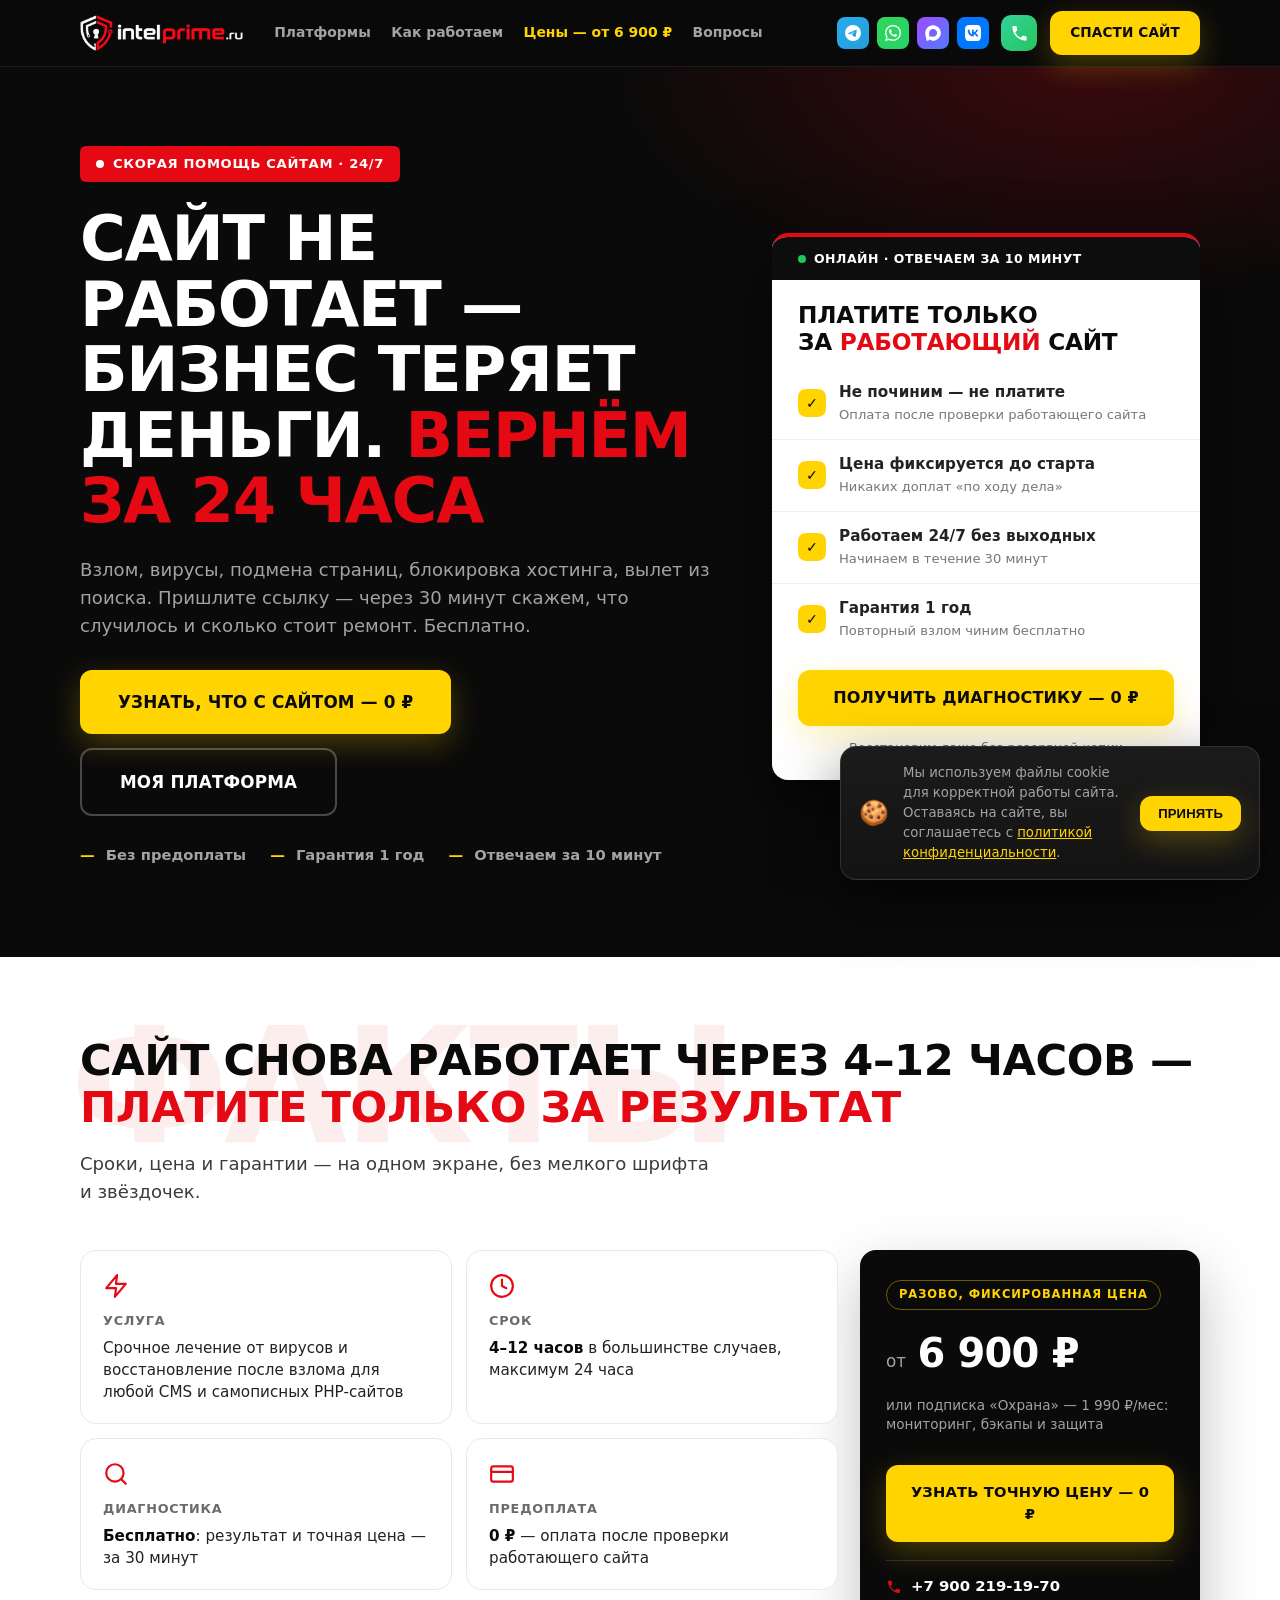
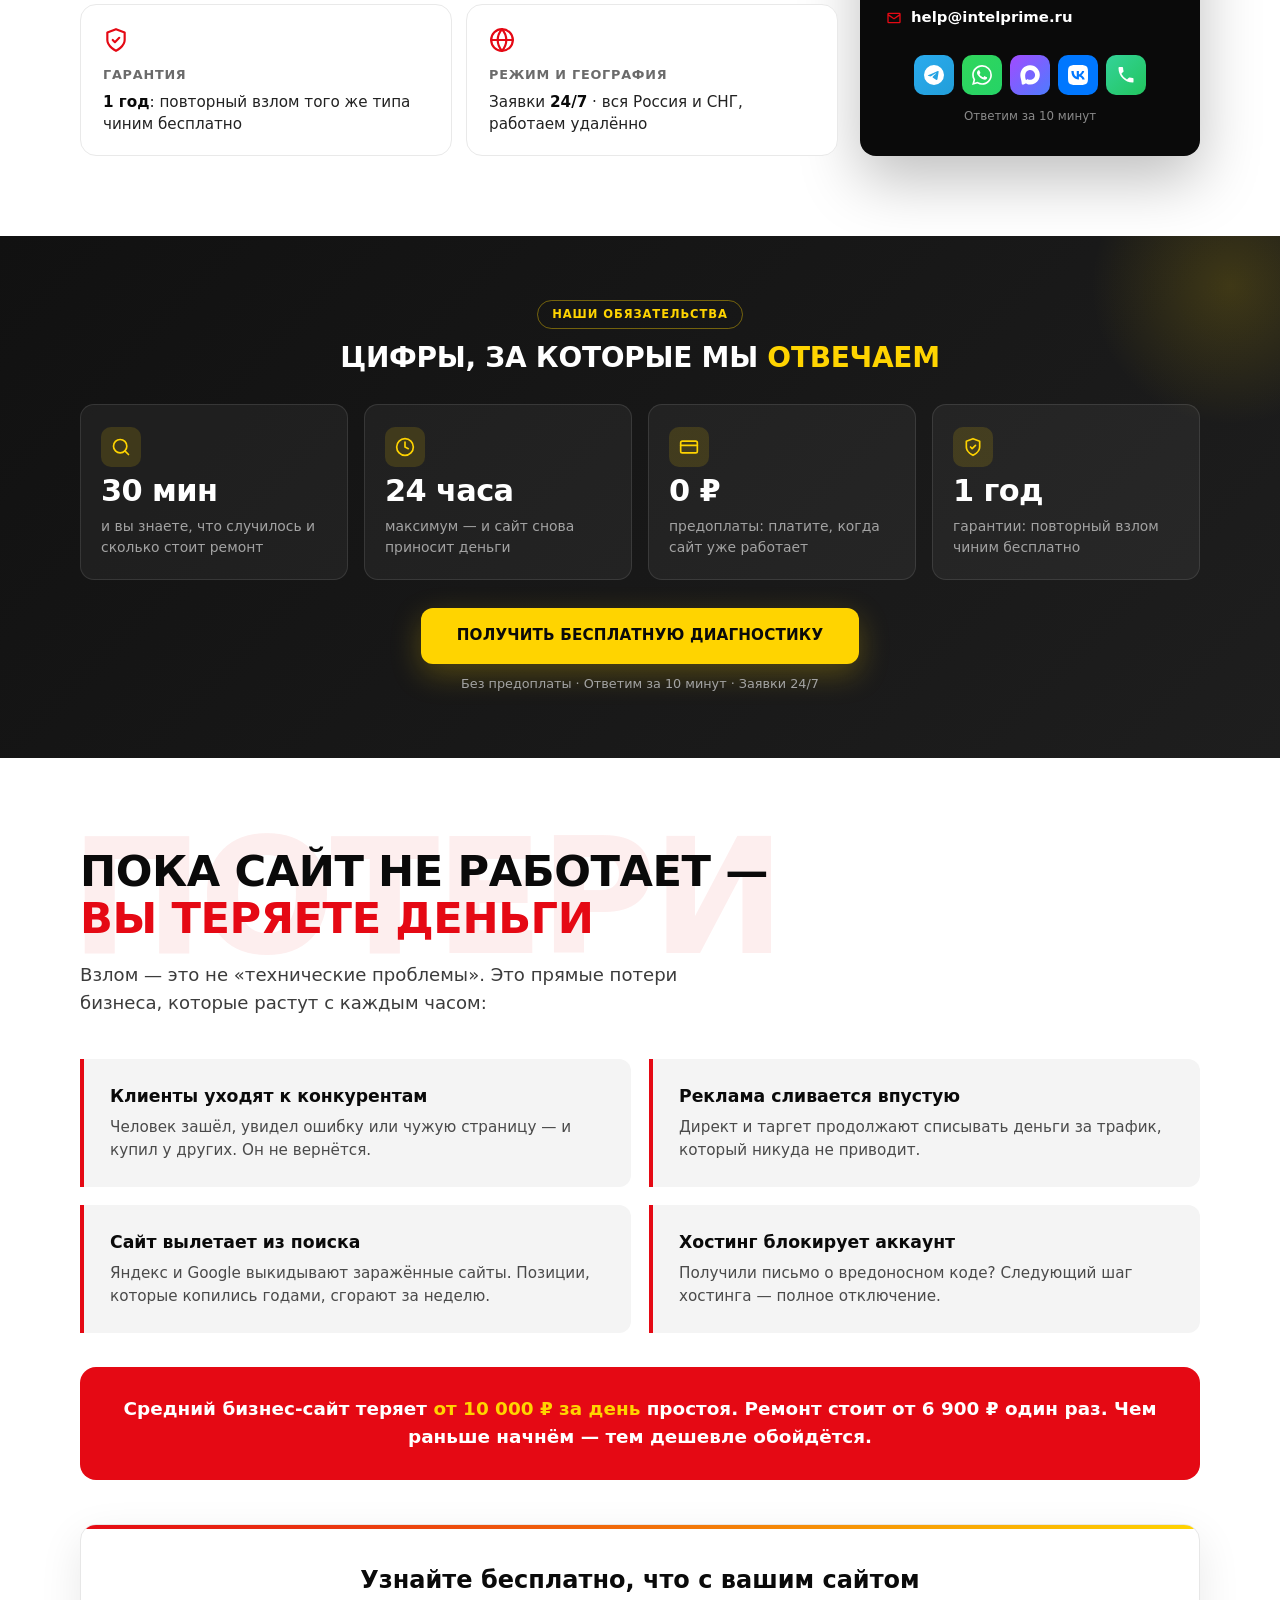
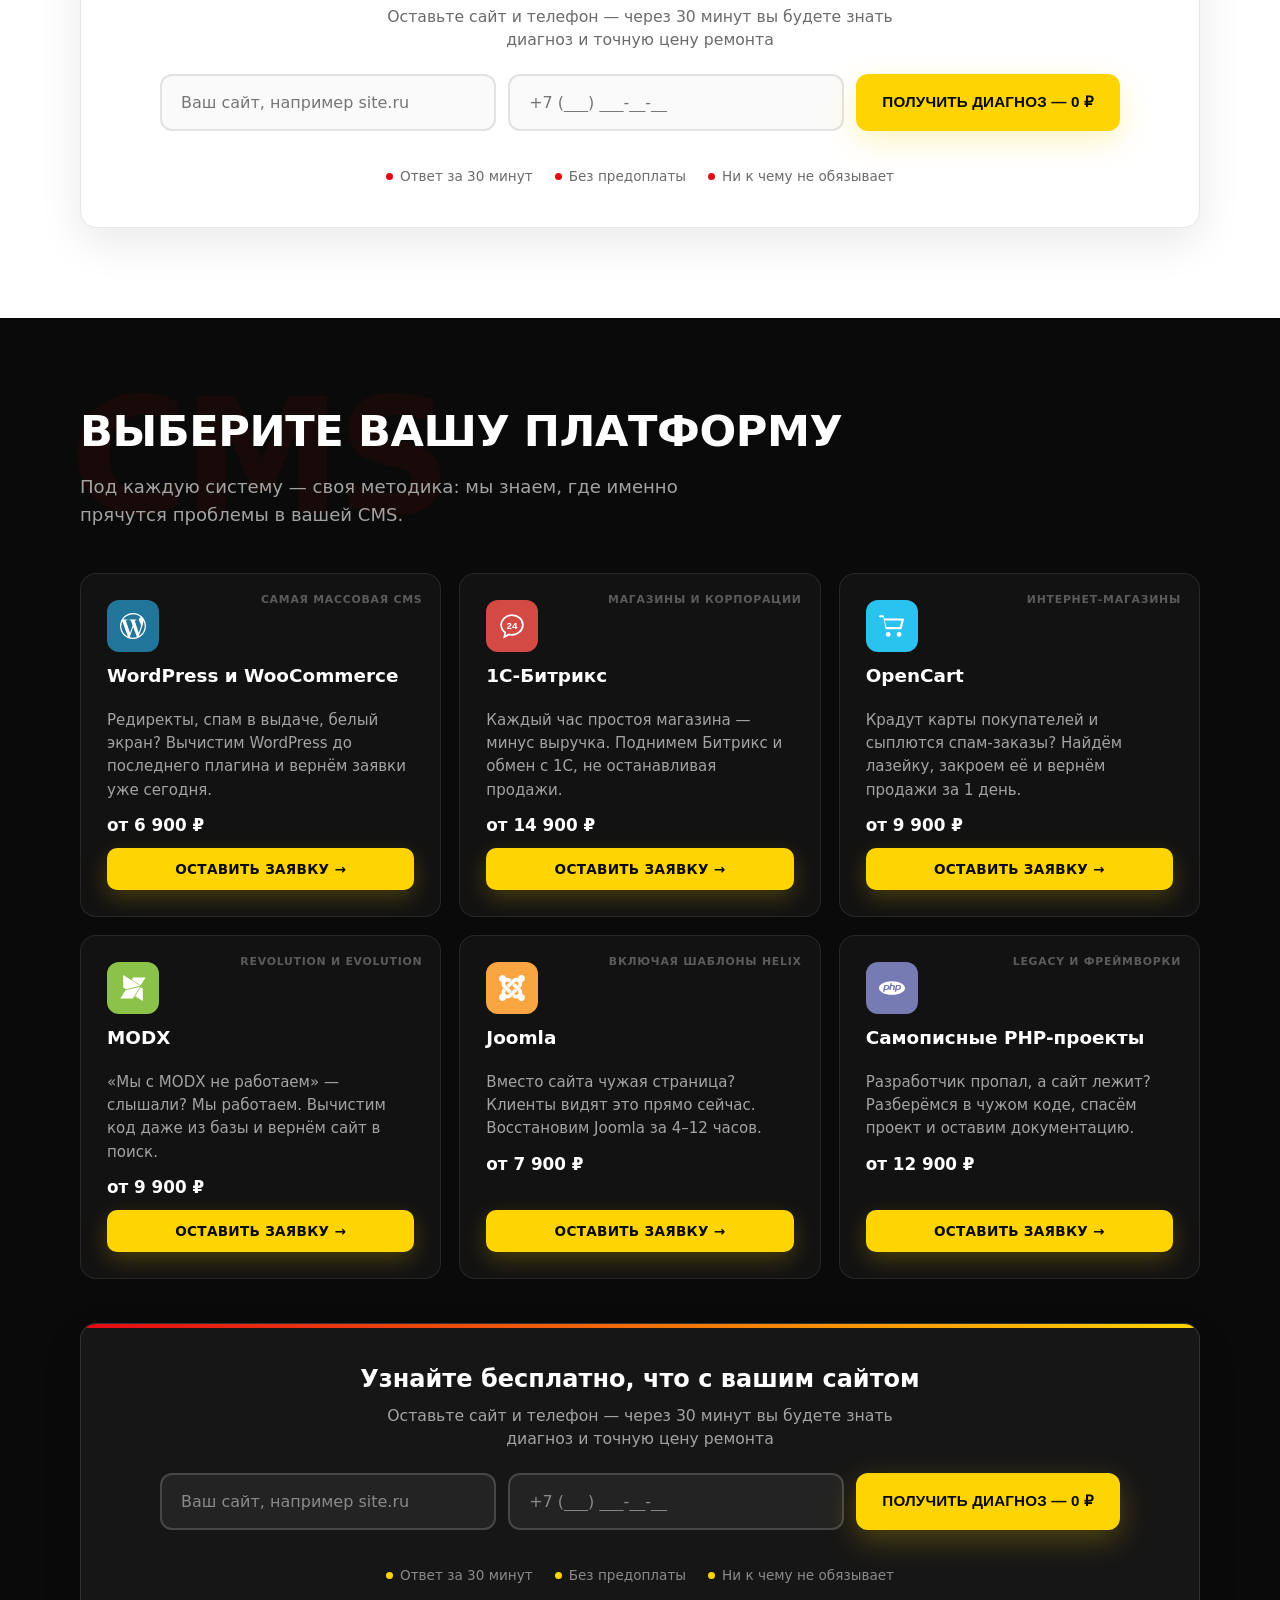
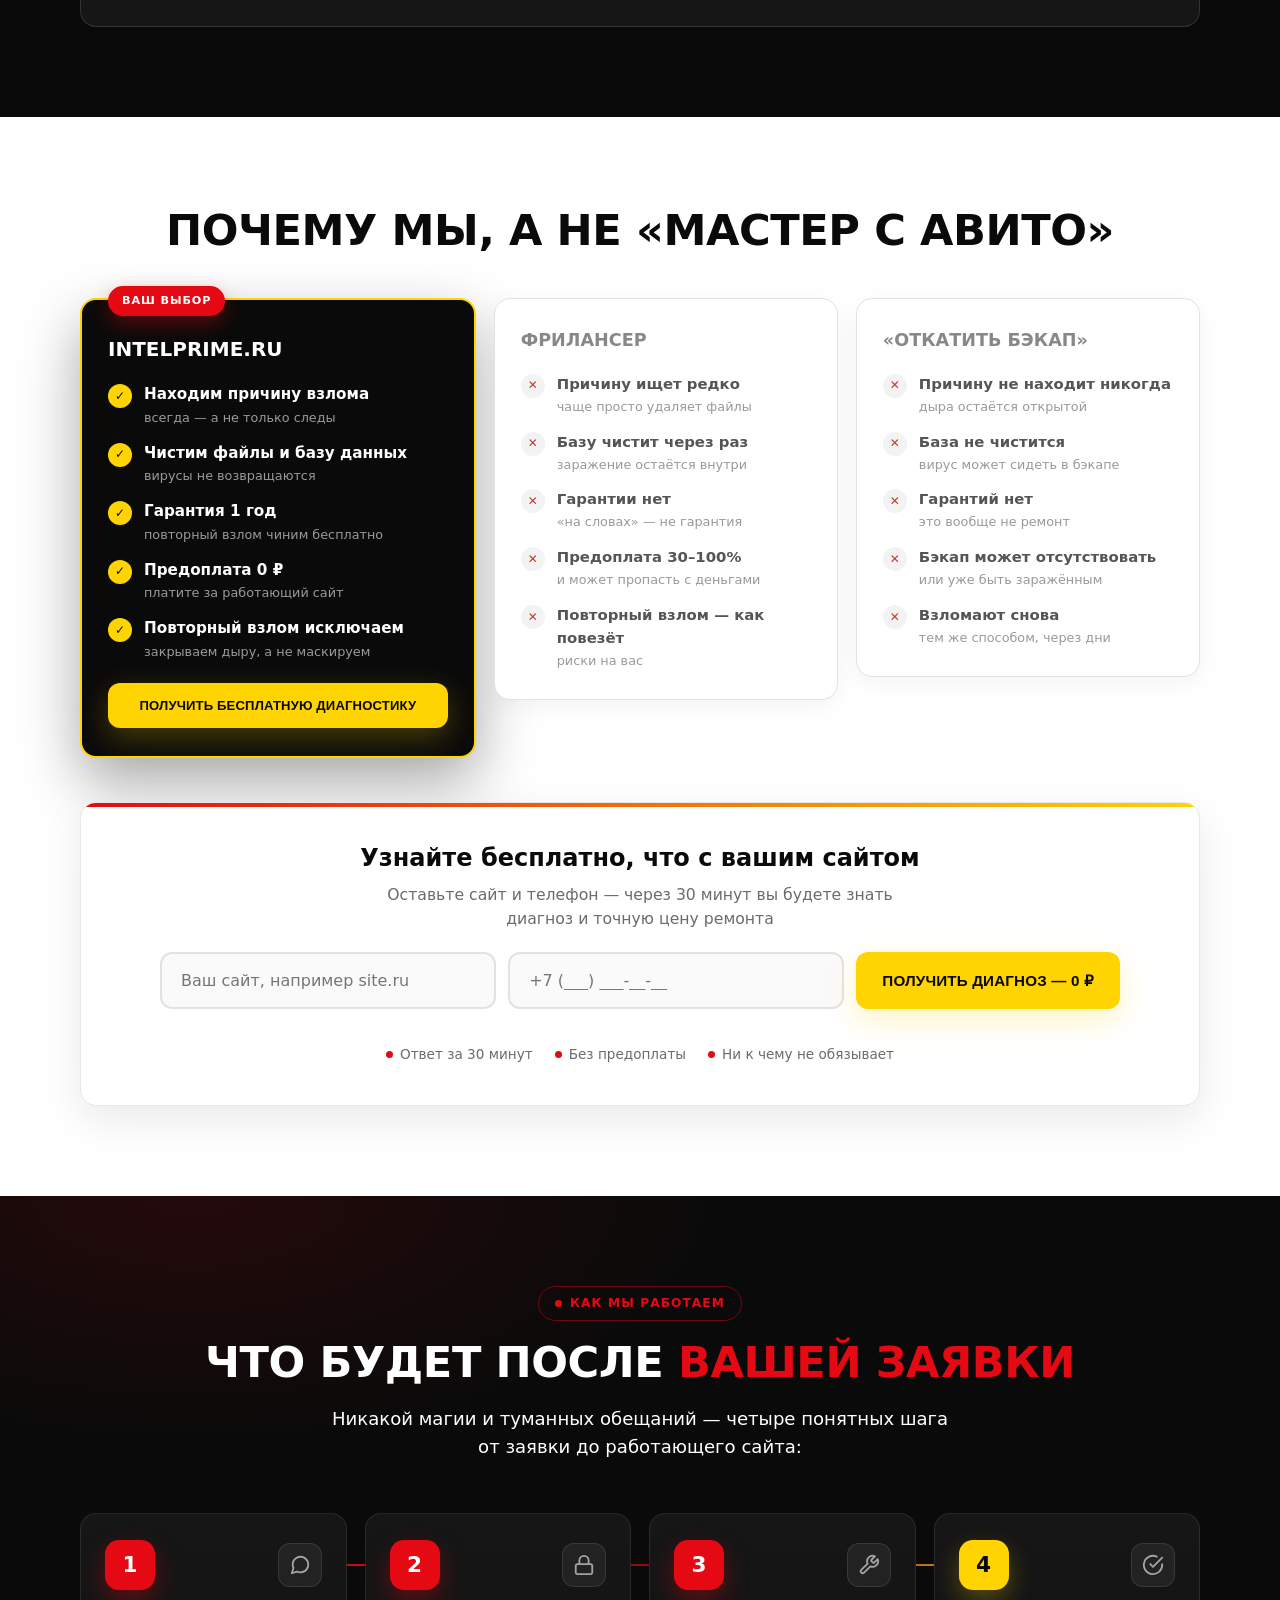
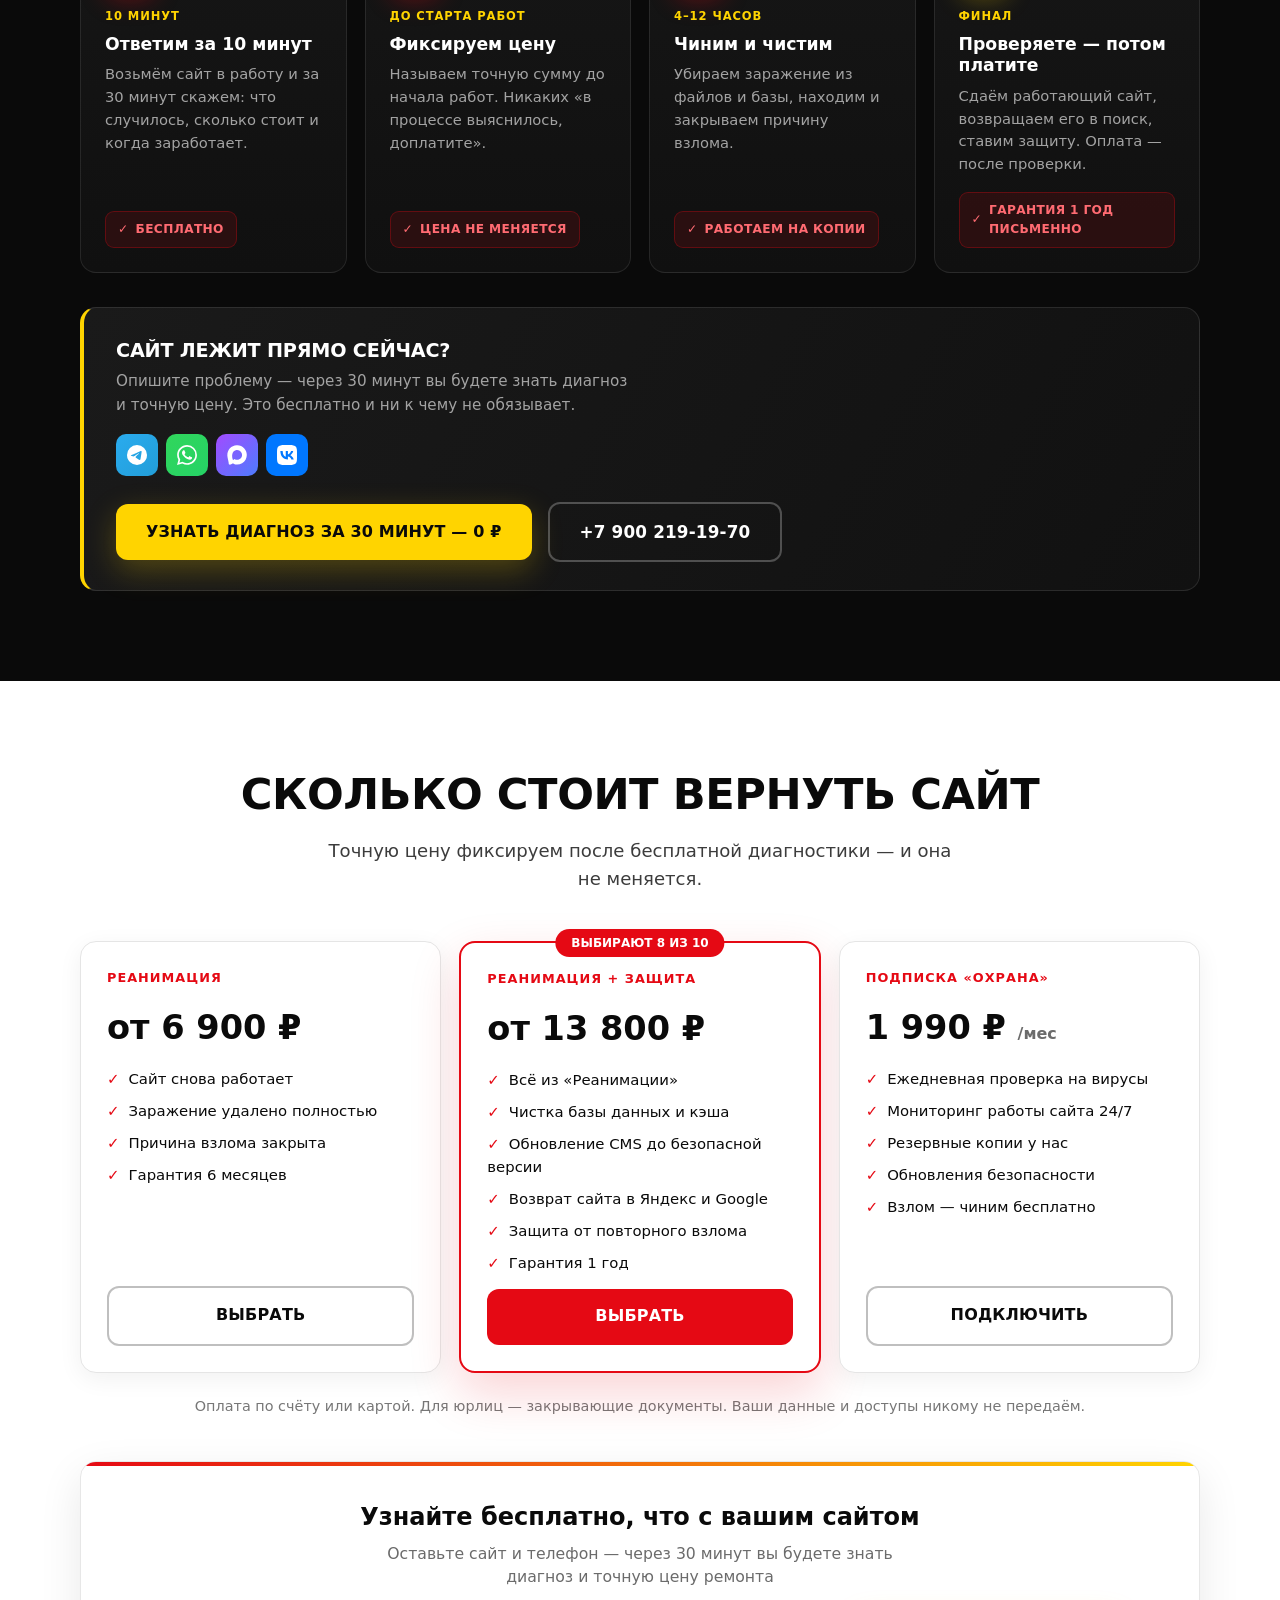
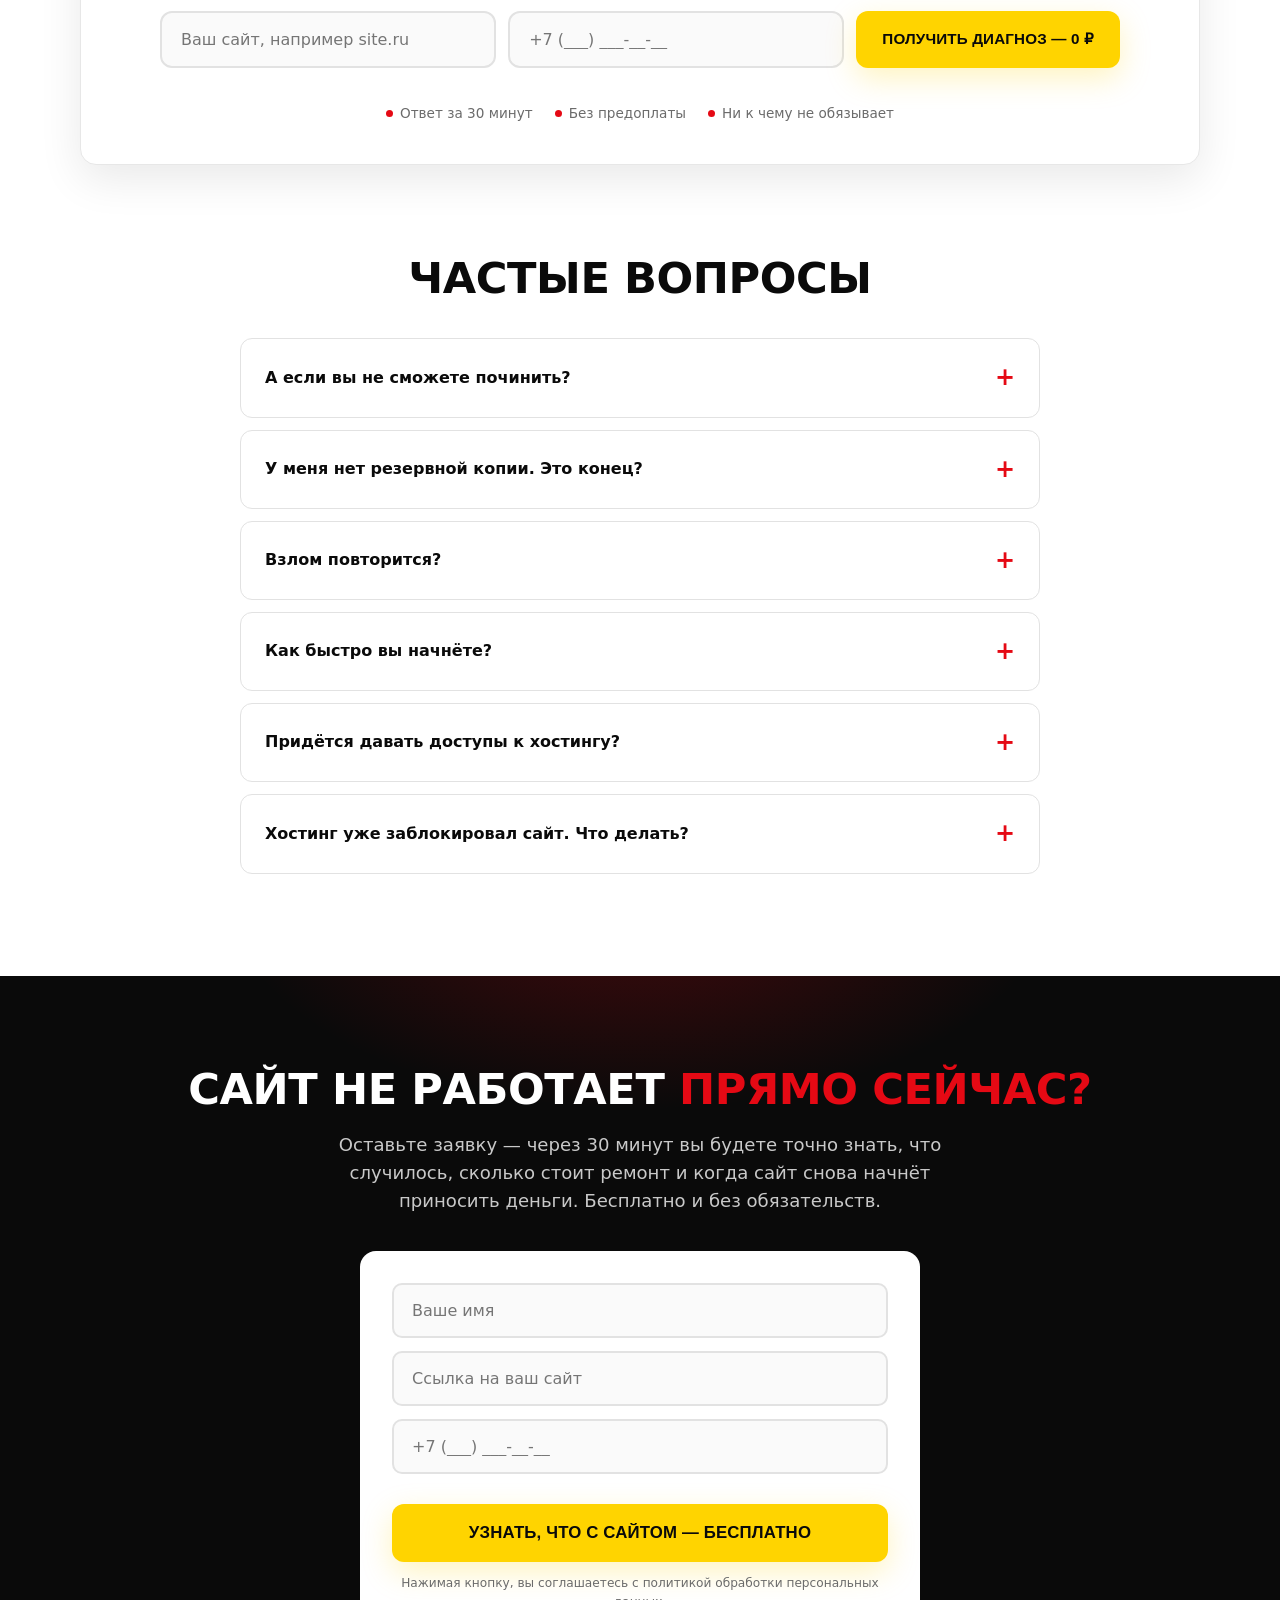
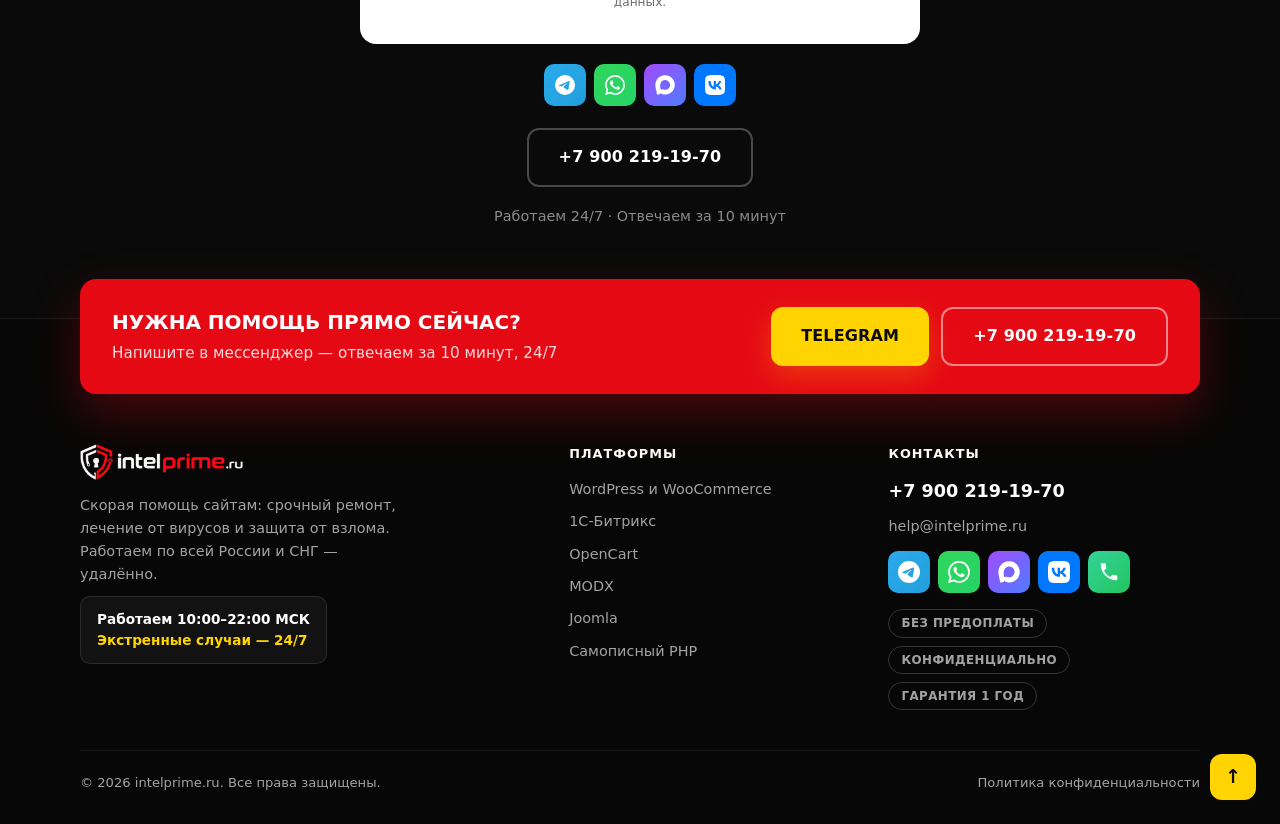
<file: index.html>
<!DOCTYPE html>
<html lang="ru">
<head>
<meta charset="utf-8">
<meta name="viewport" content="width=device-width, initial-scale=1">
<meta http-equiv="Content-Security-Policy" content="default-src 'self'; script-src 'self' https://mc.yandex.ru https://mc.yandex.com; style-src 'self' 'unsafe-inline' https://fonts.googleapis.com; img-src 'self' data: https://mc.yandex.ru https://mc.yandex.com; font-src 'self' https://fonts.gstatic.com; connect-src 'self' https://mc.yandex.ru https://mc.yandex.com https://mc.webvisor.org https://mc.webvisor.com wss://mc.yandex.ru wss://mc.yandex.com; frame-src https://mc.yandex.ru https://mc.yandex.com; object-src 'none'; base-uri 'self'; form-action 'self'">
<meta name="referrer" content="strict-origin-when-cross-origin">
<title>Сайт взломали или он не работает? Лечение и восстановление за 24 часа | intelprime.ru</title>
<meta name="description" content="Срочное лечение сайтов от вирусов и восстановление после взлома: WordPress, WooCommerce, 1С-Битрикс, OpenCart, MODX, Joomla, самописный PHP. Без предоплаты, гарантия 1 год, диагностика бесплатно за 30 минут. Работаем 24/7 по всей России.">
<meta name="keywords" content="лечение сайта от вирусов, взломали сайт что делать, восстановление сайта после взлома, удаление вирусов с сайта, сайт не работает">
<meta name="robots" content="index, follow">
<link rel="canonical" href="https://intel-prime.ru/">
<link rel="icon" type="image/png" href="assets/favicon.png">
<link rel="apple-touch-icon" href="assets/favicon.png">
<meta property="og:type" content="website">
<meta property="og:site_name" content="intelprime.ru">
<meta property="og:locale" content="ru_RU">
<meta property="og:title" content="Сайт взломали или он не работает? Лечение и восстановление за 24 часа | intelprime.ru">
<meta property="og:description" content="Срочное лечение сайтов от вирусов и восстановление после взлома: WordPress, WooCommerce, 1С-Битрикс, OpenCart, MODX, Joomla, самописный PHP. Без предоплаты, гарантия 1 год, диагностика бесплатно за 30 минут. Работаем 24/7 по всей России.">
<meta property="og:url" content="https://intel-prime.ru/">
<meta property="og:image" content="https://intel-prime.ru/assets/logo.png">
<meta name="twitter:card" content="summary">
<meta name="twitter:image" content="https://intel-prime.ru/assets/logo.png">
<meta name="twitter:title" content="Сайт взломали или он не работает? Лечение и восстановление за 24 часа | intelprime.ru">
<meta name="twitter:description" content="Срочное лечение сайтов от вирусов и восстановление после взлома: WordPress, WooCommerce, 1С-Битрикс, OpenCart, MODX, Joomla, самописный PHP. Без предоплаты, гарантия 1 год, диагностика бесплатно за 30 минут. Работаем 24/7 по всей России.">
<link rel="preconnect" href="https://fonts.googleapis.com">
<link href="https://fonts.googleapis.com/css2?family=Inter:wght@400;600;700;800;900&display=swap" rel="stylesheet">
<link rel="stylesheet" href="assets/style.css">
<script type="application/ld+json">{"@context": "https://schema.org", "@graph": [{"@type": "ProfessionalService", "@id": "https://intel-prime.ru/#org", "name": "intelprime.ru", "alternateName": "Скорая помощь сайтам intelprime.ru", "url": "https://intel-prime.ru/", "logo": "https://intel-prime.ru/assets/logo.png", "image": "https://intel-prime.ru/assets/logo.png", "telephone": "+79002191970", "email": "help@intelprime.ru", "description": "Срочное лечение сайтов от вирусов и восстановление после взлома за 24 часа. Без предоплаты, гарантия 1 год.", "areaServed": {"@type": "Country", "name": "Россия"}, "availableLanguage": ["ru"], "priceRange": "6900-30000 RUB", "currenciesAccepted": "RUB", "openingHours": "Mo-Su 00:00-24:00", "sameAs": ["https://t.me/intel_prime", "https://wa.me/79082857007", "https://max.ru/u/f9LHodD0cOK1e9zbvqqBwfyp-v51tQbrtZB05QeizJUBPKNbS9ZXcv-oo0c", "https://vk.com/intel_prime"], "knowsAbout": ["лечение сайта от вирусов", "восстановление сайта после взлома", "WordPress", "WooCommerce", "1С-Битрикс", "OpenCart", "MODX", "Joomla", "аудит безопасности PHP-сайтов"], "contactPoint": [{"@type": "ContactPoint", "telephone": "+79002191970", "email": "help@intelprime.ru", "contactType": "customer support", "availableLanguage": ["ru"], "hoursAvailable": {"@type": "OpeningHoursSpecification", "dayOfWeek": ["Monday", "Tuesday", "Wednesday", "Thursday", "Friday", "Saturday", "Sunday"], "opens": "00:00", "closes": "23:59"}}], "hasOfferCatalog": {"@type": "OfferCatalog", "name": "Ремонт и защита сайтов", "itemListElement": [{"@type": "Offer", "itemOffered": {"@type": "Service", "name": "Лечение и восстановление сайта на WordPress и WooCommerce"}, "price": "6900", "priceCurrency": "RUB", "url": "https://intel-prime.ru/wordpress.html"}, {"@type": "Offer", "itemOffered": {"@type": "Service", "name": "Лечение и восстановление сайта на 1С-Битрикс"}, "price": "14900", "priceCurrency": "RUB", "url": "https://intel-prime.ru/bitrix.html"}, {"@type": "Offer", "itemOffered": {"@type": "Service", "name": "Лечение и восстановление сайта на OpenCart"}, "price": "9900", "priceCurrency": "RUB", "url": "https://intel-prime.ru/opencart.html"}, {"@type": "Offer", "itemOffered": {"@type": "Service", "name": "Лечение и восстановление сайта на MODX"}, "price": "9900", "priceCurrency": "RUB", "url": "https://intel-prime.ru/modx.html"}, {"@type": "Offer", "itemOffered": {"@type": "Service", "name": "Лечение и восстановление сайта на Joomla"}, "price": "7900", "priceCurrency": "RUB", "url": "https://intel-prime.ru/joomla.html"}, {"@type": "Offer", "itemOffered": {"@type": "Service", "name": "Лечение и восстановление сайта на Самописные PHP-проекты"}, "price": "12900", "priceCurrency": "RUB", "url": "https://intel-prime.ru/php.html"}]}}, {"@type": "WebSite", "@id": "https://intel-prime.ru/#website", "url": "https://intel-prime.ru/", "name": "intelprime.ru", "inLanguage": "ru-RU", "publisher": {"@id": "https://intel-prime.ru/#org"}}, {"@type": "WebPage", "@id": "https://intel-prime.ru/#webpage", "url": "https://intel-prime.ru/", "name": "Сайт взломали или он не работает? Лечение и восстановление за 24 часа | intelprime.ru", "description": "Срочное лечение сайтов от вирусов и восстановление после взлома: WordPress, WooCommerce, 1С-Битрикс, OpenCart, MODX, Joomla, самописный PHP. Без предоплаты, гарантия 1 год, диагностика бесплатно за 30 минут. Работаем 24/7 по всей России.", "inLanguage": "ru-RU", "isPartOf": {"@id": "https://intel-prime.ru/#website"}, "about": {"@id": "https://intel-prime.ru/#org"}, "dateModified": "2026-09-01", "speakable": {"@type": "SpeakableSpecification", "cssSelector": ["h1", ".facts"]}}, {"@type": "FAQPage", "mainEntity": [{"@type": "Question", "name": "А если вы не сможете починить?", "acceptedAnswer": {"@type": "Answer", "text": "Тогда вы не платите ничего. Предоплаты нет: сначала бесплатная диагностика и точная цена, оплата — после того, как вы проверили работающий сайт."}}, {"@type": "Question", "name": "У меня нет резервной копии. Это конец?", "acceptedAnswer": {"@type": "Answer", "text": "Нет. Восстанавливаем и без бэкапа: пересобираем сайт из чистых дистрибутивов и переносим ваш контент и базу."}}, {"@type": "Question", "name": "Взлом повторится?", "acceptedAnswer": {"@type": "Answer", "text": "Мы закрываем причину взлома, а не только следы. Если в течение года сайт взломают тем же способом — чиним бесплатно."}}, {"@type": "Question", "name": "Как быстро вы начнёте?", "acceptedAnswer": {"@type": "Answer", "text": "Отвечаем в течение 10 минут, работаем 24/7. Большинство сайтов возвращаем к жизни за 4–12 часов, максимум — сутки."}}]}]}</script>
</head>
<body>
<header>
  <div class="container nav">
    <a class="logo" href="index.html"><img src="assets/logo.png" alt="IntelPrime — защита от взлома сайтов"></a>
    <nav class="nav-links">
      <a href="index.html#cms">Платформы</a>
      <a href="index.html#process">Как работаем</a>
      <a class="nav-hot" href="index.html#pricing">Цены — от 6 900 ₽</a>
      <a href="index.html#faq">Вопросы</a>
    </nav>
    <div class="socials nav-socials">
      <a class="soc-tg" href="https://t.me/intel_prime" target="_blank" rel="noopener" aria-label="Telegram" title="Telegram"><svg class="icn" aria-hidden="true" role="img" viewBox="0 0 24 24" xmlns="http://www.w3.org/2000/svg"><title>Telegram</title><path d="M11.944 0A12 12 0 0 0 0 12a12 12 0 0 0 12 12 12 12 0 0 0 12-12A12 12 0 0 0 12 0a12 12 0 0 0-.056 0zm4.962 7.224c.1-.002.321.023.465.14a.506.506 0 0 1 .171.325c.016.093.036.306.02.472-.18 1.898-.962 6.502-1.36 8.627-.168.9-.499 1.201-.82 1.23-.696.065-1.225-.46-1.9-.902-1.056-.693-1.653-1.124-2.678-1.8-1.185-.78-.417-1.21.258-1.91.177-.184 3.247-2.977 3.307-3.23.007-.032.014-.15-.056-.212s-.174-.041-.249-.024c-.106.024-1.793 1.14-5.061 3.345-.48.33-.913.49-1.302.48-.428-.008-1.252-.241-1.865-.44-.752-.245-1.349-.374-1.297-.789.027-.216.325-.437.893-.663 3.498-1.524 5.83-2.529 6.998-3.014 3.332-1.386 4.025-1.627 4.476-1.635z"/></svg></a>
      <a class="soc-wa" href="https://wa.me/79082857007" target="_blank" rel="noopener" aria-label="WhatsApp" title="WhatsApp"><svg class="icn" aria-hidden="true" role="img" viewBox="0 0 24 24" xmlns="http://www.w3.org/2000/svg"><title>WhatsApp</title><path d="M17.472 14.382c-.297-.149-1.758-.867-2.03-.967-.273-.099-.471-.148-.67.15-.197.297-.767.966-.94 1.164-.173.199-.347.223-.644.075-.297-.15-1.255-.463-2.39-1.475-.883-.788-1.48-1.761-1.653-2.059-.173-.297-.018-.458.13-.606.134-.133.298-.347.446-.52.149-.174.198-.298.298-.497.099-.198.05-.371-.025-.52-.075-.149-.669-1.612-.916-2.207-.242-.579-.487-.5-.669-.51-.173-.008-.371-.01-.57-.01-.198 0-.52.074-.792.372-.272.297-1.04 1.016-1.04 2.479 0 1.462 1.065 2.875 1.213 3.074.149.198 2.096 3.2 5.077 4.487.709.306 1.262.489 1.694.625.712.227 1.36.195 1.871.118.571-.085 1.758-.719 2.006-1.413.248-.694.248-1.289.173-1.413-.074-.124-.272-.198-.57-.347m-5.421 7.403h-.004a9.87 9.87 0 01-5.031-1.378l-.361-.214-3.741.982.998-3.648-.235-.374a9.86 9.86 0 01-1.51-5.26c.001-5.45 4.436-9.884 9.888-9.884 2.64 0 5.122 1.03 6.988 2.898a9.825 9.825 0 012.893 6.994c-.003 5.45-4.437 9.884-9.885 9.884m8.413-18.297A11.815 11.815 0 0012.05 0C5.495 0 .16 5.335.157 11.892c0 2.096.547 4.142 1.588 5.945L.057 24l6.305-1.654a11.882 11.882 0 005.683 1.448h.005c6.554 0 11.89-5.335 11.893-11.893a11.821 11.821 0 00-3.48-8.413Z"/></svg></a>
      <a class="soc-max" href="https://max.ru/u/f9LHodD0cOK1e9zbvqqBwfyp-v51tQbrtZB05QeizJUBPKNbS9ZXcv-oo0c" target="_blank" rel="noopener" aria-label="MAX" title="MAX"><svg class="icn" aria-hidden="true" role="img" viewBox="0 0 720 720" xmlns="http://www.w3.org/2000/svg"><title>MAX</title><path d="M350.4,9.6C141.8,20.5,4.1,184.1,12.8,390.4c3.8,90.3,40.1,168,48.7,253.7,2.2,22.2-4.2,49.6,21.4,59.3,31.5,11.9,79.8-8.1,106.2-26.4,9-6.1,17.6-13.2,24.2-22,27.3,18.1,53.2,35.6,85.7,43.4,143.1,34.3,299.9-44.2,369.6-170.3C799.6,291.2,622.5-4.6,350.4,9.6h0ZM269.4,504c-11.3,8.8-22.2,20.8-34.7,27.7-18.1,9.7-23.7-.4-30.5-16.4-21.4-50.9-24-137.6-11.5-190.9,16.8-72.5,72.9-136.3,150-143.1,78-6.9,150.4,32.7,183.1,104.2,72.4,159.1-112.9,316.2-256.4,218.6h0Z"/></svg></a>
      <a class="soc-vk" href="https://vk.com/intel_prime" target="_blank" rel="noopener" aria-label="ВКонтакте" title="ВКонтакте"><svg class="icn" aria-hidden="true" role="img" viewBox="0 0 24 24" xmlns="http://www.w3.org/2000/svg"><title>VK</title><path d="m9.489.004.729-.003h3.564l.73.003.914.01.433.007.418.011.403.014.388.016.374.021.36.025.345.03.333.033c1.74.196 2.933.616 3.833 1.516.9.9 1.32 2.092 1.516 3.833l.034.333.029.346.025.36.02.373.025.588.012.41.013.644.009.915.004.98-.001 3.313-.003.73-.01.914-.007.433-.011.418-.014.403-.016.388-.021.374-.025.36-.03.345-.033.333c-.196 1.74-.616 2.933-1.516 3.833-.9.9-2.092 1.32-3.833 1.516l-.333.034-.346.029-.36.025-.373.02-.588.025-.41.012-.644.013-.915.009-.98.004-3.313-.001-.73-.003-.914-.01-.433-.007-.418-.011-.403-.014-.388-.016-.374-.021-.36-.025-.345-.03-.333-.033c-1.74-.196-2.933-.616-3.833-1.516-.9-.9-1.32-2.092-1.516-3.833l-.034-.333-.029-.346-.025-.36-.02-.373-.025-.588-.012-.41-.013-.644-.009-.915-.004-.98.001-3.313.003-.73.01-.914.007-.433.011-.418.014-.403.016-.388.021-.374.025-.36.03-.345.033-.333c.196-1.74.616-2.933 1.516-3.833.9-.9 2.092-1.32 3.833-1.516l.333-.034.346-.029.36-.025.373-.02.588-.025.41-.012.644-.013.915-.009ZM6.79 7.3H4.05c.13 6.24 3.25 9.99 8.72 9.99h.31v-3.57c2.01.2 3.53 1.67 4.14 3.57h2.84c-.78-2.84-2.83-4.41-4.11-5.01 1.28-.74 3.08-2.54 3.51-4.98h-2.58c-.56 1.98-2.22 3.78-3.8 3.95V7.3H10.5v6.92c-1.6-.4-3.62-2.34-3.71-6.92Z"/></svg></a>
    </div>
    <a class="nav-phone" href="tel:+79002191970">+7 900 219-19-70</a>
    <a class="nav-phone-icon soc-ph" href="tel:+79002191970" aria-label="Позвонить"><svg class="icn" aria-hidden="true" role="img" viewBox="0 0 24 24" xmlns="http://www.w3.org/2000/svg"><title>Телефон</title><path d="M6.62 10.79a15.05 15.05 0 0 0 6.59 6.59l2.2-2.2a1 1 0 0 1 1.02-.24c1.12.37 2.33.57 3.57.57a1 1 0 0 1 1 1V20a1 1 0 0 1-1 1C10.85 21 3 13.15 3 3.5a1 1 0 0 1 1-1H7.5a1 1 0 0 1 1 1c0 1.24.2 2.45.57 3.57a1 1 0 0 1-.25 1.02l-2.2 2.2z"/></svg></a>
    <a class="btn btn-cta nav-cta" href="index.html#contact">Спасти сайт</a>
    <button class="burger" id="burger" aria-label="Открыть меню" aria-expanded="false"><span></span><span></span><span></span></button>
  </div>
</header>
<div class="mm-overlay" id="mm-overlay"></div>
<div class="mobile-menu" id="mobile-menu" aria-hidden="true" inert>
    <div class="mm-head">
      <a class="logo" href="index.html"><img src="assets/logo.png" alt="IntelPrime — защита от взлома сайтов"></a>
      <button class="mm-close" id="mm-close" aria-label="Закрыть меню">✕</button>
    </div>
    <nav>
      <a href="index.html#cms">Платформы</a>
      <a href="index.html#process">Как работаем</a>
      <a href="index.html#pricing">Цены</a>
      <a href="index.html#faq">Вопросы</a>
      <a href="index.html#contact" class="mm-cta">Спасти сайт — 0 ₽</a>
    </nav>
    <a class="mm-phone" href="tel:+79002191970"><svg class="icn" aria-hidden="true" role="img" viewBox="0 0 24 24" xmlns="http://www.w3.org/2000/svg"><title>Телефон</title><path d="M6.62 10.79a15.05 15.05 0 0 0 6.59 6.59l2.2-2.2a1 1 0 0 1 1.02-.24c1.12.37 2.33.57 3.57.57a1 1 0 0 1 1 1V20a1 1 0 0 1-1 1C10.85 21 3 13.15 3 3.5a1 1 0 0 1 1-1H7.5a1 1 0 0 1 1 1c0 1.24.2 2.45.57 3.57a1 1 0 0 1-.25 1.02l-2.2 2.2z"/></svg>+7 900 219-19-70</a>
    <div class="socials mm-socials">
      <a class="soc-tg" href="https://t.me/intel_prime" target="_blank" rel="noopener" aria-label="Telegram" title="Telegram"><svg class="icn" aria-hidden="true" role="img" viewBox="0 0 24 24" xmlns="http://www.w3.org/2000/svg"><title>Telegram</title><path d="M11.944 0A12 12 0 0 0 0 12a12 12 0 0 0 12 12 12 12 0 0 0 12-12A12 12 0 0 0 12 0a12 12 0 0 0-.056 0zm4.962 7.224c.1-.002.321.023.465.14a.506.506 0 0 1 .171.325c.016.093.036.306.02.472-.18 1.898-.962 6.502-1.36 8.627-.168.9-.499 1.201-.82 1.23-.696.065-1.225-.46-1.9-.902-1.056-.693-1.653-1.124-2.678-1.8-1.185-.78-.417-1.21.258-1.91.177-.184 3.247-2.977 3.307-3.23.007-.032.014-.15-.056-.212s-.174-.041-.249-.024c-.106.024-1.793 1.14-5.061 3.345-.48.33-.913.49-1.302.48-.428-.008-1.252-.241-1.865-.44-.752-.245-1.349-.374-1.297-.789.027-.216.325-.437.893-.663 3.498-1.524 5.83-2.529 6.998-3.014 3.332-1.386 4.025-1.627 4.476-1.635z"/></svg></a>
      <a class="soc-wa" href="https://wa.me/79082857007" target="_blank" rel="noopener" aria-label="WhatsApp" title="WhatsApp"><svg class="icn" aria-hidden="true" role="img" viewBox="0 0 24 24" xmlns="http://www.w3.org/2000/svg"><title>WhatsApp</title><path d="M17.472 14.382c-.297-.149-1.758-.867-2.03-.967-.273-.099-.471-.148-.67.15-.197.297-.767.966-.94 1.164-.173.199-.347.223-.644.075-.297-.15-1.255-.463-2.39-1.475-.883-.788-1.48-1.761-1.653-2.059-.173-.297-.018-.458.13-.606.134-.133.298-.347.446-.52.149-.174.198-.298.298-.497.099-.198.05-.371-.025-.52-.075-.149-.669-1.612-.916-2.207-.242-.579-.487-.5-.669-.51-.173-.008-.371-.01-.57-.01-.198 0-.52.074-.792.372-.272.297-1.04 1.016-1.04 2.479 0 1.462 1.065 2.875 1.213 3.074.149.198 2.096 3.2 5.077 4.487.709.306 1.262.489 1.694.625.712.227 1.36.195 1.871.118.571-.085 1.758-.719 2.006-1.413.248-.694.248-1.289.173-1.413-.074-.124-.272-.198-.57-.347m-5.421 7.403h-.004a9.87 9.87 0 01-5.031-1.378l-.361-.214-3.741.982.998-3.648-.235-.374a9.86 9.86 0 01-1.51-5.26c.001-5.45 4.436-9.884 9.888-9.884 2.64 0 5.122 1.03 6.988 2.898a9.825 9.825 0 012.893 6.994c-.003 5.45-4.437 9.884-9.885 9.884m8.413-18.297A11.815 11.815 0 0012.05 0C5.495 0 .16 5.335.157 11.892c0 2.096.547 4.142 1.588 5.945L.057 24l6.305-1.654a11.882 11.882 0 005.683 1.448h.005c6.554 0 11.89-5.335 11.893-11.893a11.821 11.821 0 00-3.48-8.413Z"/></svg></a>
      <a class="soc-max" href="https://max.ru/u/f9LHodD0cOK1e9zbvqqBwfyp-v51tQbrtZB05QeizJUBPKNbS9ZXcv-oo0c" target="_blank" rel="noopener" aria-label="MAX" title="MAX"><svg class="icn" aria-hidden="true" role="img" viewBox="0 0 720 720" xmlns="http://www.w3.org/2000/svg"><title>MAX</title><path d="M350.4,9.6C141.8,20.5,4.1,184.1,12.8,390.4c3.8,90.3,40.1,168,48.7,253.7,2.2,22.2-4.2,49.6,21.4,59.3,31.5,11.9,79.8-8.1,106.2-26.4,9-6.1,17.6-13.2,24.2-22,27.3,18.1,53.2,35.6,85.7,43.4,143.1,34.3,299.9-44.2,369.6-170.3C799.6,291.2,622.5-4.6,350.4,9.6h0ZM269.4,504c-11.3,8.8-22.2,20.8-34.7,27.7-18.1,9.7-23.7-.4-30.5-16.4-21.4-50.9-24-137.6-11.5-190.9,16.8-72.5,72.9-136.3,150-143.1,78-6.9,150.4,32.7,183.1,104.2,72.4,159.1-112.9,316.2-256.4,218.6h0Z"/></svg></a>
      <a class="soc-vk" href="https://vk.com/intel_prime" target="_blank" rel="noopener" aria-label="ВКонтакте" title="ВКонтакте"><svg class="icn" aria-hidden="true" role="img" viewBox="0 0 24 24" xmlns="http://www.w3.org/2000/svg"><title>VK</title><path d="m9.489.004.729-.003h3.564l.73.003.914.01.433.007.418.011.403.014.388.016.374.021.36.025.345.03.333.033c1.74.196 2.933.616 3.833 1.516.9.9 1.32 2.092 1.516 3.833l.034.333.029.346.025.36.02.373.025.588.012.41.013.644.009.915.004.98-.001 3.313-.003.73-.01.914-.007.433-.011.418-.014.403-.016.388-.021.374-.025.36-.03.345-.033.333c-.196 1.74-.616 2.933-1.516 3.833-.9.9-2.092 1.32-3.833 1.516l-.333.034-.346.029-.36.025-.373.02-.588.025-.41.012-.644.013-.915.009-.98.004-3.313-.001-.73-.003-.914-.01-.433-.007-.418-.011-.403-.014-.388-.016-.374-.021-.36-.025-.345-.03-.333-.033c-1.74-.196-2.933-.616-3.833-1.516-.9-.9-1.32-2.092-1.516-3.833l-.034-.333-.029-.346-.025-.36-.02-.373-.025-.588-.012-.41-.013-.644-.009-.915-.004-.98.001-3.313.003-.73.01-.914.007-.433.011-.418.014-.403.016-.388.021-.374.025-.36.03-.345.033-.333c.196-1.74.616-2.933 1.516-3.833.9-.9 2.092-1.32 3.833-1.516l.333-.034.346-.029.36-.025.373-.02.588-.025.41-.012.644-.013.915-.009ZM6.79 7.3H4.05c.13 6.24 3.25 9.99 8.72 9.99h.31v-3.57c2.01.2 3.53 1.67 4.14 3.57h2.84c-.78-2.84-2.83-4.41-4.11-5.01 1.28-.74 3.08-2.54 3.51-4.98h-2.58c-.56 1.98-2.22 3.78-3.8 3.95V7.3H10.5v6.92c-1.6-.4-3.62-2.34-3.71-6.92Z"/></svg></a>
      <a class="soc-ph" href="tel:+79002191970" aria-label="Позвонить" title="Позвонить"><svg class="icn" aria-hidden="true" role="img" viewBox="0 0 24 24" xmlns="http://www.w3.org/2000/svg"><title>Телефон</title><path d="M6.62 10.79a15.05 15.05 0 0 0 6.59 6.59l2.2-2.2a1 1 0 0 1 1.02-.24c1.12.37 2.33.57 3.57.57a1 1 0 0 1 1 1V20a1 1 0 0 1-1 1C10.85 21 3 13.15 3 3.5a1 1 0 0 1 1-1H7.5a1 1 0 0 1 1 1c0 1.24.2 2.45.57 3.57a1 1 0 0 1-.25 1.02l-2.2 2.2z"/></svg></a>
    </div>
</div>

<section class="hero">
  <div class="container">
    <div class="hero-grid">
      <div>
        <div class="badge"><span class="pulse"></span>Скорая помощь сайтам · 24/7</div>
        <h1>Сайт не работает — бизнес теряет деньги. <em>Вернём за&nbsp;24&nbsp;часа</em></h1>
        <p class="lead">Взлом, вирусы, подмена страниц, блокировка хостинга, вылет из поиска. Пришлите ссылку — через 30 минут скажем, что случилось и сколько стоит ремонт. Бесплатно.</p>
        <div class="hero-ctas">
          <a class="btn btn-cta btn-lg" href="#contact">Узнать, что с сайтом — 0 ₽</a>
          <a class="btn btn-outline btn-lg" href="#cms">Моя платформа</a>
        </div>
        <div class="hero-points">
          <span><b>—</b> Без предоплаты</span>
          <span><b>—</b> Гарантия 1 год</span>
          <span><b>—</b> Отвечаем за 10 минут</span>
        </div>
      </div>
      <div class="promise promise-v2 reveal visible">
        <div class="promise-badge"><span class="pulse"></span>Онлайн · отвечаем за 10 минут</div>
        <h3>Платите только<br>за <span class="red">работающий</span> сайт</h3>
        <ul>
          <li><span class="ic">✓</span><div><b>Не починим — не платите</b><span>Оплата после проверки работающего сайта</span></div></li>
          <li><span class="ic">✓</span><div><b>Цена фиксируется до старта</b><span>Никаких доплат «по ходу дела»</span></div></li>
          <li><span class="ic">✓</span><div><b>Работаем 24/7 без выходных</b><span>Начинаем в течение 30 минут</span></div></li>
          <li><span class="ic">✓</span><div><b>Гарантия 1 год</b><span>Повторный взлом чиним бесплатно</span></div></li>
        </ul>
        <a class="btn btn-cta promise-btn" href="#contact">Получить диагностику — 0 ₽</a>
        <p class="fine">Восстановим даже без резервной копии</p>
      </div>
    </div>
  </div>
</section>

<section class="light facts-sec" id="short">
  <div class="container">
    <div class="wm" data-wm="Факты"><h2>Сайт снова работает через 4–12 часов —<br><span class="red">платите только за результат</span></h2>
    <p class="lead">Сроки, цена и гарантии — на одном экране, без мелкого шрифта и звёздочек.</p></div>
    <div class="facts-wrap">
      <dl class="facts"><div class="fact reveal"><svg class="fact-ic" aria-hidden="true" viewBox="0 0 24 24" fill="none" stroke="currentColor" stroke-width="2" stroke-linecap="round" stroke-linejoin="round"><polygon points="13 2 3 14 12 14 11 22 21 10 12 10 13 2"/></svg><dt>Услуга</dt><dd>Срочное лечение от вирусов и восстановление после взлома для любой CMS и самописных PHP-сайтов</dd></div><div class="fact reveal"><svg class="fact-ic" aria-hidden="true" viewBox="0 0 24 24" fill="none" stroke="currentColor" stroke-width="2" stroke-linecap="round" stroke-linejoin="round"><circle cx="12" cy="12" r="10"/><polyline points="12 6 12 12 16 14"/></svg><dt>Срок</dt><dd><b>4–12 часов</b> в большинстве случаев, максимум 24 часа</dd></div><div class="fact reveal"><svg class="fact-ic" aria-hidden="true" viewBox="0 0 24 24" fill="none" stroke="currentColor" stroke-width="2" stroke-linecap="round" stroke-linejoin="round"><circle cx="11" cy="11" r="8"/><line x1="21" y1="21" x2="16.65" y2="16.65"/></svg><dt>Диагностика</dt><dd><b>Бесплатно</b>: результат и точная цена — за 30 минут</dd></div><div class="fact reveal"><svg class="fact-ic" aria-hidden="true" viewBox="0 0 24 24" fill="none" stroke="currentColor" stroke-width="2" stroke-linecap="round" stroke-linejoin="round"><rect x="2" y="5" width="20" height="14" rx="2"/><line x1="2" y1="10" x2="22" y2="10"/></svg><dt>Предоплата</dt><dd><b>0 ₽</b> — оплата после проверки работающего сайта</dd></div><div class="fact reveal"><svg class="fact-ic" aria-hidden="true" viewBox="0 0 24 24" fill="none" stroke="currentColor" stroke-width="2" stroke-linecap="round" stroke-linejoin="round"><path d="M12 22s8-4 8-10V5l-8-3-8 3v7c0 6 8 10 8 10z"/><polyline points="9 12 11 14 15 10"/></svg><dt>Гарантия</dt><dd><b>1 год</b>: повторный взлом того же типа чиним бесплатно</dd></div><div class="fact reveal"><svg class="fact-ic" aria-hidden="true" viewBox="0 0 24 24" fill="none" stroke="currentColor" stroke-width="2" stroke-linecap="round" stroke-linejoin="round"><circle cx="12" cy="12" r="10"/><line x1="2" y1="12" x2="22" y2="12"/><path d="M12 2a15.3 15.3 0 0 1 4 10 15.3 15.3 0 0 1-4 10 15.3 15.3 0 0 1-4-10 15.3 15.3 0 0 1 4-10z"/></svg><dt>Режим и география</dt><dd>Заявки <b>24/7</b> · вся Россия и СНГ, работаем удалённо</dd></div></dl>
      <aside class="facts-cta reveal">
        <span class="facts-cta-tag">Разово, фиксированная цена</span>
        <div class="facts-price">от <b>6 900 ₽</b></div>
        <p class="facts-price-note">или подписка «Охрана» — 1 990 ₽/мес: мониторинг, бэкапы и защита</p>
        <a class="btn btn-cta facts-btn" href="index.html#cms">Узнать точную цену — 0 ₽</a>
        <div class="facts-contacts">
          <a href="tel:+79002191970"><svg class="icn" aria-hidden="true" role="img" viewBox="0 0 24 24" xmlns="http://www.w3.org/2000/svg"><title>Телефон</title><path d="M6.62 10.79a15.05 15.05 0 0 0 6.59 6.59l2.2-2.2a1 1 0 0 1 1.02-.24c1.12.37 2.33.57 3.57.57a1 1 0 0 1 1 1V20a1 1 0 0 1-1 1C10.85 21 3 13.15 3 3.5a1 1 0 0 1 1-1H7.5a1 1 0 0 1 1 1c0 1.24.2 2.45.57 3.57a1 1 0 0 1-.25 1.02l-2.2 2.2z"/></svg>+7 900 219-19-70</a>
          <a href="mailto:help@intelprime.ru"><svg class="icn" aria-hidden="true" role="img" viewBox="0 0 24 24" xmlns="http://www.w3.org/2000/svg"><title>Email</title><path d="M20 4H4a2 2 0 0 0-2 2v12a2 2 0 0 0 2 2h16a2 2 0 0 0 2-2V6a2 2 0 0 0-2-2zm0 2v.51l-8 5.33-8-5.33V6h16zM4 18V8.92l7.45 4.96a1 1 0 0 0 1.1 0L20 8.92V18H4z"/></svg>help@intelprime.ru</a>
        </div>
        <div class="socials facts-socials">
      <a class="soc-tg" href="https://t.me/intel_prime" target="_blank" rel="noopener" aria-label="Telegram" title="Telegram"><svg class="icn" aria-hidden="true" role="img" viewBox="0 0 24 24" xmlns="http://www.w3.org/2000/svg"><title>Telegram</title><path d="M11.944 0A12 12 0 0 0 0 12a12 12 0 0 0 12 12 12 12 0 0 0 12-12A12 12 0 0 0 12 0a12 12 0 0 0-.056 0zm4.962 7.224c.1-.002.321.023.465.14a.506.506 0 0 1 .171.325c.016.093.036.306.02.472-.18 1.898-.962 6.502-1.36 8.627-.168.9-.499 1.201-.82 1.23-.696.065-1.225-.46-1.9-.902-1.056-.693-1.653-1.124-2.678-1.8-1.185-.78-.417-1.21.258-1.91.177-.184 3.247-2.977 3.307-3.23.007-.032.014-.15-.056-.212s-.174-.041-.249-.024c-.106.024-1.793 1.14-5.061 3.345-.48.33-.913.49-1.302.48-.428-.008-1.252-.241-1.865-.44-.752-.245-1.349-.374-1.297-.789.027-.216.325-.437.893-.663 3.498-1.524 5.83-2.529 6.998-3.014 3.332-1.386 4.025-1.627 4.476-1.635z"/></svg></a>
      <a class="soc-wa" href="https://wa.me/79082857007" target="_blank" rel="noopener" aria-label="WhatsApp" title="WhatsApp"><svg class="icn" aria-hidden="true" role="img" viewBox="0 0 24 24" xmlns="http://www.w3.org/2000/svg"><title>WhatsApp</title><path d="M17.472 14.382c-.297-.149-1.758-.867-2.03-.967-.273-.099-.471-.148-.67.15-.197.297-.767.966-.94 1.164-.173.199-.347.223-.644.075-.297-.15-1.255-.463-2.39-1.475-.883-.788-1.48-1.761-1.653-2.059-.173-.297-.018-.458.13-.606.134-.133.298-.347.446-.52.149-.174.198-.298.298-.497.099-.198.05-.371-.025-.52-.075-.149-.669-1.612-.916-2.207-.242-.579-.487-.5-.669-.51-.173-.008-.371-.01-.57-.01-.198 0-.52.074-.792.372-.272.297-1.04 1.016-1.04 2.479 0 1.462 1.065 2.875 1.213 3.074.149.198 2.096 3.2 5.077 4.487.709.306 1.262.489 1.694.625.712.227 1.36.195 1.871.118.571-.085 1.758-.719 2.006-1.413.248-.694.248-1.289.173-1.413-.074-.124-.272-.198-.57-.347m-5.421 7.403h-.004a9.87 9.87 0 01-5.031-1.378l-.361-.214-3.741.982.998-3.648-.235-.374a9.86 9.86 0 01-1.51-5.26c.001-5.45 4.436-9.884 9.888-9.884 2.64 0 5.122 1.03 6.988 2.898a9.825 9.825 0 012.893 6.994c-.003 5.45-4.437 9.884-9.885 9.884m8.413-18.297A11.815 11.815 0 0012.05 0C5.495 0 .16 5.335.157 11.892c0 2.096.547 4.142 1.588 5.945L.057 24l6.305-1.654a11.882 11.882 0 005.683 1.448h.005c6.554 0 11.89-5.335 11.893-11.893a11.821 11.821 0 00-3.48-8.413Z"/></svg></a>
      <a class="soc-max" href="https://max.ru/u/f9LHodD0cOK1e9zbvqqBwfyp-v51tQbrtZB05QeizJUBPKNbS9ZXcv-oo0c" target="_blank" rel="noopener" aria-label="MAX" title="MAX"><svg class="icn" aria-hidden="true" role="img" viewBox="0 0 720 720" xmlns="http://www.w3.org/2000/svg"><title>MAX</title><path d="M350.4,9.6C141.8,20.5,4.1,184.1,12.8,390.4c3.8,90.3,40.1,168,48.7,253.7,2.2,22.2-4.2,49.6,21.4,59.3,31.5,11.9,79.8-8.1,106.2-26.4,9-6.1,17.6-13.2,24.2-22,27.3,18.1,53.2,35.6,85.7,43.4,143.1,34.3,299.9-44.2,369.6-170.3C799.6,291.2,622.5-4.6,350.4,9.6h0ZM269.4,504c-11.3,8.8-22.2,20.8-34.7,27.7-18.1,9.7-23.7-.4-30.5-16.4-21.4-50.9-24-137.6-11.5-190.9,16.8-72.5,72.9-136.3,150-143.1,78-6.9,150.4,32.7,183.1,104.2,72.4,159.1-112.9,316.2-256.4,218.6h0Z"/></svg></a>
      <a class="soc-vk" href="https://vk.com/intel_prime" target="_blank" rel="noopener" aria-label="ВКонтакте" title="ВКонтакте"><svg class="icn" aria-hidden="true" role="img" viewBox="0 0 24 24" xmlns="http://www.w3.org/2000/svg"><title>VK</title><path d="m9.489.004.729-.003h3.564l.73.003.914.01.433.007.418.011.403.014.388.016.374.021.36.025.345.03.333.033c1.74.196 2.933.616 3.833 1.516.9.9 1.32 2.092 1.516 3.833l.034.333.029.346.025.36.02.373.025.588.012.41.013.644.009.915.004.98-.001 3.313-.003.73-.01.914-.007.433-.011.418-.014.403-.016.388-.021.374-.025.36-.03.345-.033.333c-.196 1.74-.616 2.933-1.516 3.833-.9.9-2.092 1.32-3.833 1.516l-.333.034-.346.029-.36.025-.373.02-.588.025-.41.012-.644.013-.915.009-.98.004-3.313-.001-.73-.003-.914-.01-.433-.007-.418-.011-.403-.014-.388-.016-.374-.021-.36-.025-.345-.03-.333-.033c-1.74-.196-2.933-.616-3.833-1.516-.9-.9-1.32-2.092-1.516-3.833l-.034-.333-.029-.346-.025-.36-.02-.373-.025-.588-.012-.41-.013-.644-.009-.915-.004-.98.001-3.313.003-.73.01-.914.007-.433.011-.418.014-.403.016-.388.021-.374.025-.36.03-.345.033-.333c.196-1.74.616-2.933 1.516-3.833.9-.9 2.092-1.32 3.833-1.516l.333-.034.346-.029.36-.025.373-.02.588-.025.41-.012.644-.013.915-.009ZM6.79 7.3H4.05c.13 6.24 3.25 9.99 8.72 9.99h.31v-3.57c2.01.2 3.53 1.67 4.14 3.57h2.84c-.78-2.84-2.83-4.41-4.11-5.01 1.28-.74 3.08-2.54 3.51-4.98h-2.58c-.56 1.98-2.22 3.78-3.8 3.95V7.3H10.5v6.92c-1.6-.4-3.62-2.34-3.71-6.92Z"/></svg></a>
      <a class="soc-ph" href="tel:+79002191970" aria-label="Позвонить" title="Позвонить"><svg class="icn" aria-hidden="true" role="img" viewBox="0 0 24 24" xmlns="http://www.w3.org/2000/svg"><title>Телефон</title><path d="M6.62 10.79a15.05 15.05 0 0 0 6.59 6.59l2.2-2.2a1 1 0 0 1 1.02-.24c1.12.37 2.33.57 3.57.57a1 1 0 0 1 1 1V20a1 1 0 0 1-1 1C10.85 21 3 13.15 3 3.5a1 1 0 0 1 1-1H7.5a1 1 0 0 1 1 1c0 1.24.2 2.45.57 3.57a1 1 0 0 1-.25 1.02l-2.2 2.2z"/></svg></a>
    </div>
        <p class="fine">Ответим за 10 минут</p>
      </aside>
    </div>
  </div>
</section>


<section class="strip-sec">
  <div class="container">
    <div class="strip reveal">
      <div class="strip-head">
        <span class="strip-tag">Наши обязательства</span>
        <h2>Цифры, за которые мы <span class="strip-accent">отвечаем</span></h2>
      </div>
      <div class="strip-grid">
        <div class="strip-item"><span class="strip-ic"><svg class="fact-ic" aria-hidden="true" viewBox="0 0 24 24" fill="none" stroke="currentColor" stroke-width="2" stroke-linecap="round" stroke-linejoin="round"><circle cx="11" cy="11" r="8"/><line x1="21" y1="21" x2="16.65" y2="16.65"/></svg></span><b>30 мин</b><span>и вы знаете, что случилось и сколько стоит ремонт</span></div>
        <div class="strip-item"><span class="strip-ic"><svg class="fact-ic" aria-hidden="true" viewBox="0 0 24 24" fill="none" stroke="currentColor" stroke-width="2" stroke-linecap="round" stroke-linejoin="round"><circle cx="12" cy="12" r="10"/><polyline points="12 6 12 12 16 14"/></svg></span><b>24 часа</b><span>максимум — и сайт снова приносит деньги</span></div>
        <div class="strip-item"><span class="strip-ic"><svg class="fact-ic" aria-hidden="true" viewBox="0 0 24 24" fill="none" stroke="currentColor" stroke-width="2" stroke-linecap="round" stroke-linejoin="round"><rect x="2" y="5" width="20" height="14" rx="2"/><line x1="2" y1="10" x2="22" y2="10"/></svg></span><b>0 ₽</b><span>предоплаты: платите, когда сайт уже работает</span></div>
        <div class="strip-item"><span class="strip-ic"><svg class="fact-ic" aria-hidden="true" viewBox="0 0 24 24" fill="none" stroke="currentColor" stroke-width="2" stroke-linecap="round" stroke-linejoin="round"><path d="M12 22s8-4 8-10V5l-8-3-8 3v7c0 6 8 10 8 10z"/><polyline points="9 12 11 14 15 10"/></svg></span><b>1 год</b><span>гарантии: повторный взлом чиним бесплатно</span></div>
      </div>
      <div class="strip-foot">
        <a class="btn btn-cta strip-btn js-open-modal" href="#contact">Получить бесплатную диагностику</a>
        <p>Без предоплаты · Ответим за 10 минут · Заявки 24/7</p>
      </div>
    </div>
  </div>
</section>


<section class="light">
  <div class="container">
    <div class="wm" data-wm="Потери"><h2>Пока сайт не работает —<br><span class="red">вы теряете деньги</span></h2>
    <p class="lead">Взлом — это не «технические проблемы». Это прямые потери бизнеса, которые растут с каждым часом:</p></div>
    <div class="pain-list"><div class="pain reveal"><b>Клиенты уходят к конкурентам</b><p>Человек зашёл, увидел ошибку или чужую страницу — и купил у других. Он не вернётся.</p></div><div class="pain reveal"><b>Реклама сливается впустую</b><p>Директ и таргет продолжают списывать деньги за трафик, который никуда не приводит.</p></div><div class="pain reveal"><b>Сайт вылетает из поиска</b><p>Яндекс и Google выкидывают заражённые сайты. Позиции, которые копились годами, сгорают за неделю.</p></div><div class="pain reveal"><b>Хостинг блокирует аккаунт</b><p>Получили письмо о вредоносном коде? Следующий шаг хостинга — полное отключение.</p></div></div>
    <div class="money reveal">Средний бизнес-сайт теряет <b>от 10 000 ₽ за день</b> простоя. Ремонт стоит от 6 900 ₽ один раз. Чем раньше начнём — тем дешевле обойдётся.</div>
    <form class="quick-form js-quick-form reveal" novalidate>
      <div class="qf-head">
        <b class="qf-title">Узнайте бесплатно, что с вашим сайтом</b>
        <p class="qf-sub">Оставьте сайт и телефон — через 30 минут вы будете знать диагноз и точную цену ремонта</p>
      </div>
      <div class="qf-row">
        <input type="url" name="site" placeholder="Ваш сайт, например site.ru" maxlength="200" autocomplete="url" required>
        <input type="tel" name="phone" class="js-phone" placeholder="+7 (___) ___-__-__" inputmode="tel" autocomplete="tel" required>
        <button class="btn btn-cta qf-btn" type="submit">Получить диагноз — 0 ₽</button>
      </div>
      <input type="text" name="company" class="hp-field" tabindex="-1" autocomplete="off" aria-hidden="true">
      <p class="form-error" aria-live="polite"></p>
      <div class="qf-points"><span>Ответ за 30 минут</span><span>Без предоплаты</span><span>Ни к чему не обязывает</span></div>
    </form>
  </div>
</section>

<section id="cms">
  <div class="container">
    <div class="wm" data-wm="CMS"><h2>Выберите вашу платформу</h2>
    <p class="lead" style="color:#a3a3a3">Под каждую систему — своя методика: мы знаем, где именно прячутся проблемы в вашей CMS.</p></div>
    <div class="grid grid-3" style="margin-top:44px">
      <div class="card cms-card reveal">
        <span class="tag">самая массовая CMS</span>
        <div class="cms-logo" style="background:#21759b"><svg class="cms-icn" aria-hidden="true" role="img" viewBox="0 0 24 24" xmlns="http://www.w3.org/2000/svg"><title>WordPress</title><path d="M21.469 6.825c.84 1.537 1.318 3.3 1.318 5.175 0 3.979-2.156 7.456-5.363 9.325l3.295-9.527c.615-1.54.82-2.771.82-3.864 0-.405-.026-.78-.07-1.11m-7.981.105c.647-.03 1.232-.105 1.232-.105.582-.075.514-.93-.067-.899 0 0-1.755.135-2.88.135-1.064 0-2.85-.15-2.85-.15-.585-.03-.661.855-.075.885 0 0 .54.061 1.125.09l1.68 4.605-2.37 7.08L5.354 6.9c.649-.03 1.234-.1 1.234-.1.585-.075.516-.93-.065-.896 0 0-1.746.138-2.874.138-.2 0-.438-.008-.69-.015C4.911 3.15 8.235 1.215 12 1.215c2.809 0 5.365 1.072 7.286 2.833-.046-.003-.091-.009-.141-.009-1.06 0-1.812.923-1.812 1.914 0 .89.513 1.643 1.06 2.531.411.72.89 1.643.89 2.977 0 .915-.354 1.994-.821 3.479l-1.075 3.585-3.9-11.61.001.014zM12 22.784c-1.059 0-2.081-.153-3.048-.437l3.237-9.406 3.315 9.087c.024.053.05.101.078.149-1.12.393-2.325.609-3.582.609M1.211 12c0-1.564.336-3.05.935-4.39L7.29 21.709C3.694 19.96 1.212 16.271 1.211 12M12 0C5.385 0 0 5.385 0 12s5.385 12 12 12 12-5.385 12-12S18.615 0 12 0"/></svg></div>
        <h3><a href="wordpress.html">WordPress и WooCommerce</a></h3>
        <p>Редиректы, спам в выдаче, белый экран? Вычистим WordPress до последнего плагина и вернём заявки уже сегодня.</p>
        <span class="price">от 6 900 ₽</span>
        <button class="go js-open-modal" type="button" data-cms="WordPress и WooCommerce">Оставить заявку →</button>
      </div>
      <div class="card cms-card reveal">
        <span class="tag">магазины и корпорации</span>
        <div class="cms-logo" style="background:#d24a43"><svg class="cms-icn" aria-hidden="true" xmlns="http://www.w3.org/2000/svg" viewBox="0 0 24 24"><path d="M12 2C6.48 2 2 6.03 2 11c0 2.84 1.46 5.37 3.75 7.02L5 22l4.33-2.16c.85.2 1.75.31 2.67.31 5.52 0 10-4.03 10-9.15S17.52 2 12 2z" fill="none" stroke="currentColor" stroke-width="1.6"/><text x="12" y="14.8" text-anchor="middle" font-family="Arial, sans-serif" font-size="9" font-weight="bold" fill="currentColor">24</text></svg></div>
        <h3><a href="bitrix.html">1С-Битрикс</a></h3>
        <p>Каждый час простоя магазина — минус выручка. Поднимем Битрикс и обмен с 1С, не останавливая продажи.</p>
        <span class="price">от 14 900 ₽</span>
        <button class="go js-open-modal" type="button" data-cms="1С-Битрикс">Оставить заявку →</button>
      </div>
      <div class="card cms-card reveal">
        <span class="tag">интернет-магазины</span>
        <div class="cms-logo" style="background:#2ac2ef"><svg class="cms-icn" aria-hidden="true" role="img" viewBox="0 0 24 24" xmlns="http://www.w3.org/2000/svg"><title>OpenCart</title><path d="M1 2h2.5a1 1 0 0 1 .98.804L4.9 5H22a1 1 0 0 1 .97 1.243l-2 8A1 1 0 0 1 20 15H7a1 1 0 0 1-.98-.804L4.06 4H1a1 1 0 1 1 0-2zm4.3 5 1.5 6h12.42l1.5-6H5.3zM8.5 17.5a2.25 2.25 0 1 1 0 4.5 2.25 2.25 0 0 1 0-4.5zm10 0a2.25 2.25 0 1 1 0 4.5 2.25 2.25 0 0 1 0-4.5z"/></svg></div>
        <h3><a href="opencart.html">OpenCart</a></h3>
        <p>Крадут карты покупателей и сыплются спам-заказы? Найдём лазейку, закроем её и вернём продажи за 1 день.</p>
        <span class="price">от 9 900 ₽</span>
        <button class="go js-open-modal" type="button" data-cms="OpenCart">Оставить заявку →</button>
      </div>
      <div class="card cms-card reveal">
        <span class="tag">Revolution и Evolution</span>
        <div class="cms-logo" style="background:#8bc34a"><svg class="cms-icn" aria-hidden="true" role="img" viewBox="0 0 24 24" xmlns="http://www.w3.org/2000/svg"><title>MODX</title><path d="M19.145 9.49l4.47-7.19H12.118l-1.24 2.023zM2.92 0v11.497l2.48 1.55 13.435-3.1zm18.16 24V12.503l-1.984-1.263-5.168 8.267zM5.165 14.053l-4.78 7.648h11.497L18.6 10.953Z"/></svg></div>
        <h3><a href="modx.html">MODX</a></h3>
        <p>«Мы с MODX не работаем» — слышали? Мы работаем. Вычистим код даже из базы и вернём сайт в поиск.</p>
        <span class="price">от 9 900 ₽</span>
        <button class="go js-open-modal" type="button" data-cms="MODX">Оставить заявку →</button>
      </div>
      <div class="card cms-card reveal">
        <span class="tag">включая шаблоны Helix</span>
        <div class="cms-logo" style="background:#f9a541"><svg class="cms-icn" aria-hidden="true" role="img" viewBox="0 0 24 24" xmlns="http://www.w3.org/2000/svg"><title>Joomla</title><path d="M16.719 14.759L14.22 17.26l-2.37 2.37-.462.466c-1.368 1.365-3.297 1.83-5.047 1.397-.327 1.424-1.604 2.49-3.13 2.49C1.438 23.983 0 22.547 0 20.772c0-1.518 1.055-2.789 2.469-3.123-.446-1.76.016-3.705 1.396-5.08l.179-.18 2.37 2.37-.184.181c-.769.779-.769 2.024 0 2.789.771.78 2.022.78 2.787 0l.465-.465 2.367-2.371 2.502-2.506 2.368 2.372zm.924 6.652c-1.822.563-3.885.12-5.328-1.318l-.18-.185 2.365-2.369.18.184c.771.768 2.018.768 2.787 0 .765-.765.769-2.01-.004-2.781l-.466-.465-2.365-2.37-2.502-2.503 2.37-2.369 2.499 2.505 2.367 2.37.464.464c1.365 1.36 1.846 3.278 1.411 5.021 1.56.224 2.759 1.56 2.759 3.18 0 1.784-1.439 3.21-3.209 3.21-1.545 0-2.851-1.096-3.135-2.565l-.013-.009zM6.975 9.461l2.508-2.505 2.37-2.369.462-.461C13.74 2.7 15.772 2.251 17.58 2.79c.212-1.561 1.555-2.775 3.179-2.775 1.772 0 3.211 1.437 3.211 3.209 0 1.631-1.216 2.978-2.79 3.186.519 1.799.068 3.816-1.35 5.234l-.182.184-2.369-2.369.184-.184c.769-.77.769-2.016 0-2.783-.766-.766-2.011-.768-2.781.003l-.462.461-2.37 2.369-2.505 2.502-2.37-2.366zm-2.653 2.647l-.461-.462C2.43 10.215 1.986 8.17 2.529 6.358 1.1 6.029.03 4.754.03 3.224.03 1.454 1.47.015 3.24.015c1.596 0 2.92 1.166 3.17 2.691 1.73-.405 3.626.065 4.979 1.415l.184.185-2.37 2.37-.183-.181c-.77-.765-2.016-.765-2.785 0-.771.781-.77 2.025-.005 2.79l.465.466 2.37 2.369 2.505 2.505-2.367 2.37-2.51-2.505-2.371-2.37v-.012z"/></svg></div>
        <h3><a href="joomla.html">Joomla</a></h3>
        <p>Вместо сайта чужая страница? Клиенты видят это прямо сейчас. Восстановим Joomla за 4–12 часов.</p>
        <span class="price">от 7 900 ₽</span>
        <button class="go js-open-modal" type="button" data-cms="Joomla">Оставить заявку →</button>
      </div>
      <div class="card cms-card reveal">
        <span class="tag">legacy и фреймворки</span>
        <div class="cms-logo" style="background:#777bb3"><svg class="cms-icn" aria-hidden="true" role="img" viewBox="0 0 24 24" xmlns="http://www.w3.org/2000/svg"><title>PHP</title><path d="M7.01 10.207h-.944l-.515 2.648h.838c.556 0 .97-.105 1.242-.314.272-.21.455-.559.55-1.049.092-.47.05-.802-.124-.995-.175-.193-.523-.29-1.047-.29zM12 5.688C5.373 5.688 0 8.514 0 12s5.373 6.313 12 6.313S24 15.486 24 12c0-3.486-5.373-6.312-12-6.312zm-3.26 7.451c-.261.25-.575.438-.917.551-.336.108-.765.164-1.285.164H5.357l-.327 1.681H3.652l1.23-6.326h2.65c.797 0 1.378.209 1.744.628.366.418.476 1.002.33 1.752a2.836 2.836 0 0 1-.305.847c-.143.255-.33.49-.561.703zm4.024.715l.543-2.799c.063-.318.039-.536-.068-.651-.107-.116-.336-.174-.687-.174H11.46l-.704 3.625H9.388l1.23-6.327h1.367l-.327 1.682h1.218c.767 0 1.295.134 1.586.401s.378.7.263 1.299l-.572 2.944h-1.389zm7.597-2.265a2.782 2.782 0 0 1-.305.847c-.143.255-.33.49-.561.703a2.44 2.44 0 0 1-.917.551c-.336.108-.765.164-1.286.164h-1.18l-.327 1.682h-1.378l1.23-6.326h2.649c.797 0 1.378.209 1.744.628.366.417.477 1.001.331 1.751zM17.766 10.207h-.943l-.516 2.648h.838c.557 0 .971-.105 1.242-.314.272-.21.455-.559.551-1.049.092-.47.049-.802-.125-.995s-.524-.29-1.047-.29z"/></svg></div>
        <h3><a href="php.html">Самописные PHP-проекты</a></h3>
        <p>Разработчик пропал, а сайт лежит? Разберёмся в чужом коде, спасём проект и оставим документацию.</p>
        <span class="price">от 12 900 ₽</span>
        <button class="go js-open-modal" type="button" data-cms="Самописные PHP-проекты">Оставить заявку →</button>
      </div>
    </div>
    <form class="quick-form js-quick-form reveal qf-dark" novalidate>
      <div class="qf-head">
        <b class="qf-title">Узнайте бесплатно, что с вашим сайтом</b>
        <p class="qf-sub">Оставьте сайт и телефон — через 30 минут вы будете знать диагноз и точную цену ремонта</p>
      </div>
      <div class="qf-row">
        <input type="url" name="site" placeholder="Ваш сайт, например site.ru" maxlength="200" autocomplete="url" required>
        <input type="tel" name="phone" class="js-phone" placeholder="+7 (___) ___-__-__" inputmode="tel" autocomplete="tel" required>
        <button class="btn btn-cta qf-btn" type="submit">Получить диагноз — 0 ₽</button>
      </div>
      <input type="text" name="company" class="hp-field" tabindex="-1" autocomplete="off" aria-hidden="true">
      <p class="form-error" aria-live="polite"></p>
      <div class="qf-points"><span>Ответ за 30 минут</span><span>Без предоплаты</span><span>Ни к чему не обязывает</span></div>
    </form>
  </div>
</section>
<section class="light" style="padding-top:0">
  <div class="container">
    <div class="center reveal" style="padding-top:90px"><h2>Почему мы, а не «мастер с Авито»</h2></div>
    <div class="vs-grid reveal" style="margin-top:44px">
      <div class="vs-card vs-featured">
        <div class="vs-tag">Ваш выбор</div>
        <h3>intelprime.ru</h3>
        <ul>
          <li><span class="vi ok">✓</span><div><b>Находим причину взлома</b><span>всегда — а не только следы</span></div></li>
          <li><span class="vi ok">✓</span><div><b>Чистим файлы и базу данных</b><span>вирусы не возвращаются</span></div></li>
          <li><span class="vi ok">✓</span><div><b>Гарантия 1 год</b><span>повторный взлом чиним бесплатно</span></div></li>
          <li><span class="vi ok">✓</span><div><b>Предоплата 0 ₽</b><span>платите за работающий сайт</span></div></li>
          <li><span class="vi ok">✓</span><div><b>Повторный взлом исключаем</b><span>закрываем дыру, а не маскируем</span></div></li>
        </ul>
        <button class="btn btn-cta vs-btn js-open-modal" type="button">Получить бесплатную диагностику</button>
      </div>
      <div class="vs-card">
        <h3>Фрилансер</h3>
        <ul>
          <li><span class="vi no">✕</span><div><b>Причину ищет редко</b><span>чаще просто удаляет файлы</span></div></li>
          <li><span class="vi no">✕</span><div><b>Базу чистит через раз</b><span>заражение остаётся внутри</span></div></li>
          <li><span class="vi no">✕</span><div><b>Гарантии нет</b><span>«на словах» — не гарантия</span></div></li>
          <li><span class="vi no">✕</span><div><b>Предоплата 30–100%</b><span>и может пропасть с деньгами</span></div></li>
          <li><span class="vi no">✕</span><div><b>Повторный взлом — как повезёт</b><span>риски на вас</span></div></li>
        </ul>
      </div>
      <div class="vs-card">
        <h3>«Откатить бэкап»</h3>
        <ul>
          <li><span class="vi no">✕</span><div><b>Причину не находит никогда</b><span>дыра остаётся открытой</span></div></li>
          <li><span class="vi no">✕</span><div><b>База не чистится</b><span>вирус может сидеть в бэкапе</span></div></li>
          <li><span class="vi no">✕</span><div><b>Гарантий нет</b><span>это вообще не ремонт</span></div></li>
          <li><span class="vi no">✕</span><div><b>Бэкап может отсутствовать</b><span>или уже быть заражённым</span></div></li>
          <li><span class="vi no">✕</span><div><b>Взломают снова</b><span>тем же способом, через дни</span></div></li>
        </ul>
      </div>
    </div>
    <form class="quick-form js-quick-form reveal" novalidate>
      <div class="qf-head">
        <b class="qf-title">Узнайте бесплатно, что с вашим сайтом</b>
        <p class="qf-sub">Оставьте сайт и телефон — через 30 минут вы будете знать диагноз и точную цену ремонта</p>
      </div>
      <div class="qf-row">
        <input type="url" name="site" placeholder="Ваш сайт, например site.ru" maxlength="200" autocomplete="url" required>
        <input type="tel" name="phone" class="js-phone" placeholder="+7 (___) ___-__-__" inputmode="tel" autocomplete="tel" required>
        <button class="btn btn-cta qf-btn" type="submit">Получить диагноз — 0 ₽</button>
      </div>
      <input type="text" name="company" class="hp-field" tabindex="-1" autocomplete="off" aria-hidden="true">
      <p class="form-error" aria-live="polite"></p>
      <div class="qf-points"><span>Ответ за 30 минут</span><span>Без предоплаты</span><span>Ни к чему не обязывает</span></div>
    </form>
  </div>
</section>

<section id="process">
  <div class="container">
    <div class="center reveal"><span class="sec-tag">Как мы работаем</span>
    <h2>Что будет после <span class="red">вашей заявки</span></h2>
    <p class="lead">Никакой магии и туманных обещаний — четыре понятных шага от заявки до работающего сайта:</p></div>
    <div class="proc">
      <div class="proc-track" aria-hidden="true"></div>
      <article class="proc-step reveal js-open-modal" role="button" tabindex="0" aria-label="Ответим за 10 минут — оставить заявку">
        <div class="proc-head"><span class="proc-num">1</span><span class="proc-ic-wrap"><svg class="proc-ic" aria-hidden="true" viewBox="0 0 24 24" fill="none" stroke="currentColor" stroke-width="2" stroke-linecap="round" stroke-linejoin="round"><path d="M21 11.5a8.38 8.38 0 0 1-.9 3.8 8.5 8.5 0 0 1-7.6 4.7 8.38 8.38 0 0 1-3.8-.9L3 21l1.9-5.7a8.38 8.38 0 0 1-.9-3.8 8.5 8.5 0 0 1 4.7-7.6 8.38 8.38 0 0 1 3.8-.9h.5a8.48 8.48 0 0 1 8 8v.5z"/></svg></span></div>
        <span class="proc-time">10 минут</span>
        <h3>Ответим за 10 минут</h3>
        <p>Возьмём сайт в работу и за 30 минут скажем: что случилось, сколько стоит и когда заработает.</p>
        <span class="proc-badge">Бесплатно</span>
      </article>
      <article class="proc-step reveal js-open-modal" role="button" tabindex="0" aria-label="Фиксируем цену — оставить заявку">
        <div class="proc-head"><span class="proc-num">2</span><span class="proc-ic-wrap"><svg class="proc-ic" aria-hidden="true" viewBox="0 0 24 24" fill="none" stroke="currentColor" stroke-width="2" stroke-linecap="round" stroke-linejoin="round"><rect x="3" y="11" width="18" height="11" rx="2"/><path d="M7 11V7a5 5 0 0 1 10 0v4"/></svg></span></div>
        <span class="proc-time">До старта работ</span>
        <h3>Фиксируем цену</h3>
        <p>Называем точную сумму до начала работ. Никаких «в процессе выяснилось, доплатите».</p>
        <span class="proc-badge">Цена не меняется</span>
      </article>
      <article class="proc-step reveal js-open-modal" role="button" tabindex="0" aria-label="Чиним и чистим — оставить заявку">
        <div class="proc-head"><span class="proc-num">3</span><span class="proc-ic-wrap"><svg class="proc-ic" aria-hidden="true" viewBox="0 0 24 24" fill="none" stroke="currentColor" stroke-width="2" stroke-linecap="round" stroke-linejoin="round"><path d="M14.7 6.3a1 1 0 0 0 0 1.4l1.6 1.6a1 1 0 0 0 1.4 0l3.77-3.77a6 6 0 0 1-7.94 7.94l-6.91 6.91a2.12 2.12 0 0 1-3-3l6.91-6.91a6 6 0 0 1 7.94-7.94l-3.76 3.76z"/></svg></span></div>
        <span class="proc-time">4–12 часов</span>
        <h3>Чиним и чистим</h3>
        <p>Убираем заражение из файлов и базы, находим и закрываем причину взлома.</p>
        <span class="proc-badge">Работаем на копии</span>
      </article>
      <article class="proc-step reveal js-open-modal" role="button" tabindex="0" aria-label="Проверяете — потом платите — оставить заявку">
        <div class="proc-head"><span class="proc-num">4</span><span class="proc-ic-wrap"><svg class="proc-ic" aria-hidden="true" viewBox="0 0 24 24" fill="none" stroke="currentColor" stroke-width="2" stroke-linecap="round" stroke-linejoin="round"><path d="M22 11.08V12a10 10 0 1 1-5.93-9.14"/><polyline points="22 4 12 14.01 9 11.01"/></svg></span></div>
        <span class="proc-time">Финал</span>
        <h3>Проверяете — потом платите</h3>
        <p>Сдаём работающий сайт, возвращаем его в поиск, ставим защиту. Оплата — после проверки.</p>
        <span class="proc-badge">Гарантия 1 год письменно</span>
      </article>
    </div>
    <div class="proc-cta reveal">
      <div class="proc-cta-txt">
        <b>Сайт лежит прямо сейчас?</b>
        <span>Опишите проблему — через 30 минут вы будете знать диагноз и точную цену. Это бесплатно и ни к чему не обязывает.</span>
        <div class="socials proc-socials">
      <a class="soc-tg" href="https://t.me/intel_prime" target="_blank" rel="noopener" aria-label="Telegram" title="Telegram"><svg class="icn" aria-hidden="true" role="img" viewBox="0 0 24 24" xmlns="http://www.w3.org/2000/svg"><title>Telegram</title><path d="M11.944 0A12 12 0 0 0 0 12a12 12 0 0 0 12 12 12 12 0 0 0 12-12A12 12 0 0 0 12 0a12 12 0 0 0-.056 0zm4.962 7.224c.1-.002.321.023.465.14a.506.506 0 0 1 .171.325c.016.093.036.306.02.472-.18 1.898-.962 6.502-1.36 8.627-.168.9-.499 1.201-.82 1.23-.696.065-1.225-.46-1.9-.902-1.056-.693-1.653-1.124-2.678-1.8-1.185-.78-.417-1.21.258-1.91.177-.184 3.247-2.977 3.307-3.23.007-.032.014-.15-.056-.212s-.174-.041-.249-.024c-.106.024-1.793 1.14-5.061 3.345-.48.33-.913.49-1.302.48-.428-.008-1.252-.241-1.865-.44-.752-.245-1.349-.374-1.297-.789.027-.216.325-.437.893-.663 3.498-1.524 5.83-2.529 6.998-3.014 3.332-1.386 4.025-1.627 4.476-1.635z"/></svg></a>
      <a class="soc-wa" href="https://wa.me/79082857007" target="_blank" rel="noopener" aria-label="WhatsApp" title="WhatsApp"><svg class="icn" aria-hidden="true" role="img" viewBox="0 0 24 24" xmlns="http://www.w3.org/2000/svg"><title>WhatsApp</title><path d="M17.472 14.382c-.297-.149-1.758-.867-2.03-.967-.273-.099-.471-.148-.67.15-.197.297-.767.966-.94 1.164-.173.199-.347.223-.644.075-.297-.15-1.255-.463-2.39-1.475-.883-.788-1.48-1.761-1.653-2.059-.173-.297-.018-.458.13-.606.134-.133.298-.347.446-.52.149-.174.198-.298.298-.497.099-.198.05-.371-.025-.52-.075-.149-.669-1.612-.916-2.207-.242-.579-.487-.5-.669-.51-.173-.008-.371-.01-.57-.01-.198 0-.52.074-.792.372-.272.297-1.04 1.016-1.04 2.479 0 1.462 1.065 2.875 1.213 3.074.149.198 2.096 3.2 5.077 4.487.709.306 1.262.489 1.694.625.712.227 1.36.195 1.871.118.571-.085 1.758-.719 2.006-1.413.248-.694.248-1.289.173-1.413-.074-.124-.272-.198-.57-.347m-5.421 7.403h-.004a9.87 9.87 0 01-5.031-1.378l-.361-.214-3.741.982.998-3.648-.235-.374a9.86 9.86 0 01-1.51-5.26c.001-5.45 4.436-9.884 9.888-9.884 2.64 0 5.122 1.03 6.988 2.898a9.825 9.825 0 012.893 6.994c-.003 5.45-4.437 9.884-9.885 9.884m8.413-18.297A11.815 11.815 0 0012.05 0C5.495 0 .16 5.335.157 11.892c0 2.096.547 4.142 1.588 5.945L.057 24l6.305-1.654a11.882 11.882 0 005.683 1.448h.005c6.554 0 11.89-5.335 11.893-11.893a11.821 11.821 0 00-3.48-8.413Z"/></svg></a>
      <a class="soc-max" href="https://max.ru/u/f9LHodD0cOK1e9zbvqqBwfyp-v51tQbrtZB05QeizJUBPKNbS9ZXcv-oo0c" target="_blank" rel="noopener" aria-label="MAX" title="MAX"><svg class="icn" aria-hidden="true" role="img" viewBox="0 0 720 720" xmlns="http://www.w3.org/2000/svg"><title>MAX</title><path d="M350.4,9.6C141.8,20.5,4.1,184.1,12.8,390.4c3.8,90.3,40.1,168,48.7,253.7,2.2,22.2-4.2,49.6,21.4,59.3,31.5,11.9,79.8-8.1,106.2-26.4,9-6.1,17.6-13.2,24.2-22,27.3,18.1,53.2,35.6,85.7,43.4,143.1,34.3,299.9-44.2,369.6-170.3C799.6,291.2,622.5-4.6,350.4,9.6h0ZM269.4,504c-11.3,8.8-22.2,20.8-34.7,27.7-18.1,9.7-23.7-.4-30.5-16.4-21.4-50.9-24-137.6-11.5-190.9,16.8-72.5,72.9-136.3,150-143.1,78-6.9,150.4,32.7,183.1,104.2,72.4,159.1-112.9,316.2-256.4,218.6h0Z"/></svg></a>
      <a class="soc-vk" href="https://vk.com/intel_prime" target="_blank" rel="noopener" aria-label="ВКонтакте" title="ВКонтакте"><svg class="icn" aria-hidden="true" role="img" viewBox="0 0 24 24" xmlns="http://www.w3.org/2000/svg"><title>VK</title><path d="m9.489.004.729-.003h3.564l.73.003.914.01.433.007.418.011.403.014.388.016.374.021.36.025.345.03.333.033c1.74.196 2.933.616 3.833 1.516.9.9 1.32 2.092 1.516 3.833l.034.333.029.346.025.36.02.373.025.588.012.41.013.644.009.915.004.98-.001 3.313-.003.73-.01.914-.007.433-.011.418-.014.403-.016.388-.021.374-.025.36-.03.345-.033.333c-.196 1.74-.616 2.933-1.516 3.833-.9.9-2.092 1.32-3.833 1.516l-.333.034-.346.029-.36.025-.373.02-.588.025-.41.012-.644.013-.915.009-.98.004-3.313-.001-.73-.003-.914-.01-.433-.007-.418-.011-.403-.014-.388-.016-.374-.021-.36-.025-.345-.03-.333-.033c-1.74-.196-2.933-.616-3.833-1.516-.9-.9-1.32-2.092-1.516-3.833l-.034-.333-.029-.346-.025-.36-.02-.373-.025-.588-.012-.41-.013-.644-.009-.915-.004-.98.001-3.313.003-.73.01-.914.007-.433.011-.418.014-.403.016-.388.021-.374.025-.36.03-.345.033-.333c.196-1.74.616-2.933 1.516-3.833.9-.9 2.092-1.32 3.833-1.516l.333-.034.346-.029.36-.025.373-.02.588-.025.41-.012.644-.013.915-.009ZM6.79 7.3H4.05c.13 6.24 3.25 9.99 8.72 9.99h.31v-3.57c2.01.2 3.53 1.67 4.14 3.57h2.84c-.78-2.84-2.83-4.41-4.11-5.01 1.28-.74 3.08-2.54 3.51-4.98h-2.58c-.56 1.98-2.22 3.78-3.8 3.95V7.3H10.5v6.92c-1.6-.4-3.62-2.34-3.71-6.92Z"/></svg></a>
    </div>
      </div>
      <div class="proc-cta-btns">
        <a class="btn btn-cta" href="#contact">Узнать диагноз за 30 минут — 0 ₽</a>
        <a class="btn btn-outline proc-cta-phone" href="tel:+79002191970">+7 900 219-19-70</a>
      </div>
    </div>
  </div>
</section>


<section id="pricing" class="light">
  <div class="container">
    <div class="center reveal"><h2>Сколько стоит вернуть сайт</h2>
    <p class="lead">Точную цену фиксируем после бесплатной диагностики — и она не меняется.</p></div>
    <div class="grid grid-3" style="margin-top:48px">
      <div class="card price-card reveal">
        <span class="plan">Реанимация</span>
        <div class="cost">от 6 900 ₽</div>
        <ul>
          <li>Сайт снова работает</li>
          <li>Заражение удалено полностью</li>
          <li>Причина взлома закрыта</li>
          <li>Гарантия 6 месяцев</li>
        </ul>
        <a class="btn btn-outline" href="#contact">Выбрать</a>
      </div>
      <div class="card price-card featured reveal">
        <div class="ribbon">Выбирают 8 из 10</div>
        <span class="plan">Реанимация + защита</span>
        <div class="cost">от 13 800 ₽</div>
        <ul>
          <li>Всё из «Реанимации»</li>
          <li>Чистка базы данных и кэша</li>
          <li>Обновление CMS до безопасной версии</li>
          <li>Возврат сайта в Яндекс и Google</li>
          <li>Защита от повторного взлома</li>
          <li>Гарантия 1 год</li>
        </ul>
        <a class="btn btn-red" href="#contact">Выбрать</a>
      </div>
      <div class="card price-card reveal">
        <span class="plan">Подписка «Охрана»</span>
        <div class="cost">1 990 ₽ <span>/мес</span></div>
        <ul>
          <li>Ежедневная проверка на вирусы</li>
          <li>Мониторинг работы сайта 24/7</li>
          <li>Резервные копии у нас</li>
          <li>Обновления безопасности</li>
          <li>Взлом — чиним бесплатно</li>
        </ul>
        <a class="btn btn-outline" href="#contact">Подключить</a>
      </div>
    </div>
    <p class="center" style="margin-top:22px;color:#777;font-size:.9rem">Оплата по счёту или картой. Для юрлиц — закрывающие документы. Ваши данные и доступы никому не передаём.</p>
    <form class="quick-form js-quick-form reveal" novalidate>
      <div class="qf-head">
        <b class="qf-title">Узнайте бесплатно, что с вашим сайтом</b>
        <p class="qf-sub">Оставьте сайт и телефон — через 30 минут вы будете знать диагноз и точную цену ремонта</p>
      </div>
      <div class="qf-row">
        <input type="url" name="site" placeholder="Ваш сайт, например site.ru" maxlength="200" autocomplete="url" required>
        <input type="tel" name="phone" class="js-phone" placeholder="+7 (___) ___-__-__" inputmode="tel" autocomplete="tel" required>
        <button class="btn btn-cta qf-btn" type="submit">Получить диагноз — 0 ₽</button>
      </div>
      <input type="text" name="company" class="hp-field" tabindex="-1" autocomplete="off" aria-hidden="true">
      <p class="form-error" aria-live="polite"></p>
      <div class="qf-points"><span>Ответ за 30 минут</span><span>Без предоплаты</span><span>Ни к чему не обязывает</span></div>
    </form>
  </div>
</section>


<section id="faq" class="light" style="padding-top:0">
  <div class="container" style="max-width:840px">
    <div class="center reveal"><h2>Частые вопросы</h2></div>
    <div style="margin-top:36px">
      <details class="faq-item reveal"><summary>А если вы не сможете починить?</summary><div class="answer">Тогда вы не платите ничего. Предоплаты нет: сначала бесплатная диагностика и точная цена, оплата — после того, как вы проверили работающий сайт.</div></details>
      <details class="faq-item reveal"><summary>У меня нет резервной копии. Это конец?</summary><div class="answer">Нет. Восстанавливаем и без бэкапа: пересобираем сайт из чистых дистрибутивов и переносим ваш контент и базу. Часть контента при необходимости достаём из кэша поисковиков.</div></details>
      <details class="faq-item reveal"><summary>Взлом повторится?</summary><div class="answer">Мы закрываем причину взлома, а не только следы. Если в течение года сайт взломают тем же способом — чиним бесплатно.</div></details>
      <details class="faq-item reveal"><summary>Как быстро вы начнёте?</summary><div class="answer">Отвечаем в течение 10 минут, работаем 24/7. Большинство сайтов возвращаем к жизни за 4–12 часов, максимум — сутки.</div></details>
      <details class="faq-item reveal"><summary>Придётся давать доступы к хостингу?</summary><div class="answer">Да, без доступа к файлам и базе вылечить сайт нельзя. Ваши данные и доступы никому не передаются. После работ рекомендуем сменить пароли — поможем всё настроить.</div></details>
      <details class="faq-item reveal"><summary>Хостинг уже заблокировал сайт. Что делать?</summary><div class="answer">Оставьте заявку — свяжемся с поддержкой хостинга от вашего имени, получим логи и снимем блокировку после чистки. Это входит в стоимость.</div></details>
    </div>
  </div>
</section>


<section id="contact" class="cta-final">
  <div class="container center">
    <div class="reveal">
      <h2>Сайт не работает <span class="red">прямо сейчас?</span></h2>
      <p class="lead" style="margin:0 auto;color:#c9c9c9">Оставьте заявку — через 30 минут вы будете точно знать, что случилось, сколько стоит ремонт и когда сайт снова начнёт приносить деньги. Бесплатно и без обязательств.</p>
    </div>
    <form class="form-card reveal" id="lead-form" novalidate>
      <input type="text" name="name" placeholder="Ваше имя" maxlength="60" required autocomplete="name">
      <input type="url" name="site" placeholder="Ссылка на ваш сайт" maxlength="200" autocomplete="url" required>
      <input type="tel" name="phone" class="js-phone" placeholder="+7 (___) ___-__-__" inputmode="tel" autocomplete="tel" required>
      <input type="text" name="company" class="hp-field" tabindex="-1" autocomplete="off" aria-hidden="true">
      <p class="form-error" aria-live="polite"></p>
      <button class="btn btn-cta btn-lg" type="submit">Узнать, что с сайтом — бесплатно</button>
      <p class="fine">Нажимая кнопку, вы соглашаетесь с <a href="privacy.html" target="_blank" rel="noopener">политикой обработки персональных данных</a>.</p>
    </form>
    <div class="socials form-socials">
      <a class="soc-tg" href="https://t.me/intel_prime" target="_blank" rel="noopener" aria-label="Telegram" title="Telegram"><svg class="icn" aria-hidden="true" role="img" viewBox="0 0 24 24" xmlns="http://www.w3.org/2000/svg"><title>Telegram</title><path d="M11.944 0A12 12 0 0 0 0 12a12 12 0 0 0 12 12 12 12 0 0 0 12-12A12 12 0 0 0 12 0a12 12 0 0 0-.056 0zm4.962 7.224c.1-.002.321.023.465.14a.506.506 0 0 1 .171.325c.016.093.036.306.02.472-.18 1.898-.962 6.502-1.36 8.627-.168.9-.499 1.201-.82 1.23-.696.065-1.225-.46-1.9-.902-1.056-.693-1.653-1.124-2.678-1.8-1.185-.78-.417-1.21.258-1.91.177-.184 3.247-2.977 3.307-3.23.007-.032.014-.15-.056-.212s-.174-.041-.249-.024c-.106.024-1.793 1.14-5.061 3.345-.48.33-.913.49-1.302.48-.428-.008-1.252-.241-1.865-.44-.752-.245-1.349-.374-1.297-.789.027-.216.325-.437.893-.663 3.498-1.524 5.83-2.529 6.998-3.014 3.332-1.386 4.025-1.627 4.476-1.635z"/></svg></a>
      <a class="soc-wa" href="https://wa.me/79082857007" target="_blank" rel="noopener" aria-label="WhatsApp" title="WhatsApp"><svg class="icn" aria-hidden="true" role="img" viewBox="0 0 24 24" xmlns="http://www.w3.org/2000/svg"><title>WhatsApp</title><path d="M17.472 14.382c-.297-.149-1.758-.867-2.03-.967-.273-.099-.471-.148-.67.15-.197.297-.767.966-.94 1.164-.173.199-.347.223-.644.075-.297-.15-1.255-.463-2.39-1.475-.883-.788-1.48-1.761-1.653-2.059-.173-.297-.018-.458.13-.606.134-.133.298-.347.446-.52.149-.174.198-.298.298-.497.099-.198.05-.371-.025-.52-.075-.149-.669-1.612-.916-2.207-.242-.579-.487-.5-.669-.51-.173-.008-.371-.01-.57-.01-.198 0-.52.074-.792.372-.272.297-1.04 1.016-1.04 2.479 0 1.462 1.065 2.875 1.213 3.074.149.198 2.096 3.2 5.077 4.487.709.306 1.262.489 1.694.625.712.227 1.36.195 1.871.118.571-.085 1.758-.719 2.006-1.413.248-.694.248-1.289.173-1.413-.074-.124-.272-.198-.57-.347m-5.421 7.403h-.004a9.87 9.87 0 01-5.031-1.378l-.361-.214-3.741.982.998-3.648-.235-.374a9.86 9.86 0 01-1.51-5.26c.001-5.45 4.436-9.884 9.888-9.884 2.64 0 5.122 1.03 6.988 2.898a9.825 9.825 0 012.893 6.994c-.003 5.45-4.437 9.884-9.885 9.884m8.413-18.297A11.815 11.815 0 0012.05 0C5.495 0 .16 5.335.157 11.892c0 2.096.547 4.142 1.588 5.945L.057 24l6.305-1.654a11.882 11.882 0 005.683 1.448h.005c6.554 0 11.89-5.335 11.893-11.893a11.821 11.821 0 00-3.48-8.413Z"/></svg></a>
      <a class="soc-max" href="https://max.ru/u/f9LHodD0cOK1e9zbvqqBwfyp-v51tQbrtZB05QeizJUBPKNbS9ZXcv-oo0c" target="_blank" rel="noopener" aria-label="MAX" title="MAX"><svg class="icn" aria-hidden="true" role="img" viewBox="0 0 720 720" xmlns="http://www.w3.org/2000/svg"><title>MAX</title><path d="M350.4,9.6C141.8,20.5,4.1,184.1,12.8,390.4c3.8,90.3,40.1,168,48.7,253.7,2.2,22.2-4.2,49.6,21.4,59.3,31.5,11.9,79.8-8.1,106.2-26.4,9-6.1,17.6-13.2,24.2-22,27.3,18.1,53.2,35.6,85.7,43.4,143.1,34.3,299.9-44.2,369.6-170.3C799.6,291.2,622.5-4.6,350.4,9.6h0ZM269.4,504c-11.3,8.8-22.2,20.8-34.7,27.7-18.1,9.7-23.7-.4-30.5-16.4-21.4-50.9-24-137.6-11.5-190.9,16.8-72.5,72.9-136.3,150-143.1,78-6.9,150.4,32.7,183.1,104.2,72.4,159.1-112.9,316.2-256.4,218.6h0Z"/></svg></a>
      <a class="soc-vk" href="https://vk.com/intel_prime" target="_blank" rel="noopener" aria-label="ВКонтакте" title="ВКонтакте"><svg class="icn" aria-hidden="true" role="img" viewBox="0 0 24 24" xmlns="http://www.w3.org/2000/svg"><title>VK</title><path d="m9.489.004.729-.003h3.564l.73.003.914.01.433.007.418.011.403.014.388.016.374.021.36.025.345.03.333.033c1.74.196 2.933.616 3.833 1.516.9.9 1.32 2.092 1.516 3.833l.034.333.029.346.025.36.02.373.025.588.012.41.013.644.009.915.004.98-.001 3.313-.003.73-.01.914-.007.433-.011.418-.014.403-.016.388-.021.374-.025.36-.03.345-.033.333c-.196 1.74-.616 2.933-1.516 3.833-.9.9-2.092 1.32-3.833 1.516l-.333.034-.346.029-.36.025-.373.02-.588.025-.41.012-.644.013-.915.009-.98.004-3.313-.001-.73-.003-.914-.01-.433-.007-.418-.011-.403-.014-.388-.016-.374-.021-.36-.025-.345-.03-.333-.033c-1.74-.196-2.933-.616-3.833-1.516-.9-.9-1.32-2.092-1.516-3.833l-.034-.333-.029-.346-.025-.36-.02-.373-.025-.588-.012-.41-.013-.644-.009-.915-.004-.98.001-3.313.003-.73.01-.914.007-.433.011-.418.014-.403.016-.388.021-.374.025-.36.03-.345.033-.333c.196-1.74.616-2.933 1.516-3.833.9-.9 2.092-1.32 3.833-1.516l.333-.034.346-.029.36-.025.373-.02.588-.025.41-.012.644-.013.915-.009ZM6.79 7.3H4.05c.13 6.24 3.25 9.99 8.72 9.99h.31v-3.57c2.01.2 3.53 1.67 4.14 3.57h2.84c-.78-2.84-2.83-4.41-4.11-5.01 1.28-.74 3.08-2.54 3.51-4.98h-2.58c-.56 1.98-2.22 3.78-3.8 3.95V7.3H10.5v6.92c-1.6-.4-3.62-2.34-3.71-6.92Z"/></svg></a>
    </div>
    <div class="messengers">
      <a class="btn btn-outline" href="tel:+79002191970">+7 900 219-19-70</a>
    </div>
    <p style="margin-top:18px;color:#8a8a8a;font-size:.9rem">Работаем 24/7 · Отвечаем за 10 минут</p>
  </div>
</section>


<footer>
  <div class="container">
    <div class="footer-cta">
      <div>
        <h3>Нужна помощь прямо сейчас?</h3>
        <p>Напишите в мессенджер — отвечаем за 10 минут, 24/7</p>
      </div>
      <div class="footer-cta-btns">
        <a class="btn btn-cta" href="https://t.me/intel_prime" target="_blank" rel="noopener">Telegram</a>
        <a class="btn btn-outline" href="tel:+79002191970">+7 900 219-19-70</a>
      </div>
    </div>
    <div class="footer-grid footer-grid-3">
      <div class="footer-col footer-brand">
        <a class="logo" href="index.html"><img src="assets/logo.png" alt="IntelPrime — защита от взлома сайтов"></a>
        <p>Скорая помощь сайтам: срочный ремонт, лечение от вирусов и защита от взлома. Работаем по всей России и СНГ — удалённо.</p>
        <div class="footer-work">Работаем 10:00–22:00 МСК<br><span>Экстренные случаи — 24/7</span></div>
      </div>
      <div class="footer-col">
        <b>Платформы</b>
        <a href="wordpress.html">WordPress и WooCommerce</a>
        <a href="bitrix.html">1С-Битрикс</a>
        <a href="opencart.html">OpenCart</a>
        <a href="modx.html">MODX</a>
        <a href="joomla.html">Joomla</a>
        <a href="php.html">Самописный PHP</a>
      </div>
      <div class="footer-col">
        <b>Контакты</b>
        <a href="tel:+79002191970" class="footer-phone">+7 900 219-19-70</a>
        <a href="mailto:help@intelprime.ru">help@intelprime.ru</a>
        <div class="socials footer-socials">
      <a class="soc-tg" href="https://t.me/intel_prime" target="_blank" rel="noopener" aria-label="Telegram" title="Telegram"><svg class="icn" aria-hidden="true" role="img" viewBox="0 0 24 24" xmlns="http://www.w3.org/2000/svg"><title>Telegram</title><path d="M11.944 0A12 12 0 0 0 0 12a12 12 0 0 0 12 12 12 12 0 0 0 12-12A12 12 0 0 0 12 0a12 12 0 0 0-.056 0zm4.962 7.224c.1-.002.321.023.465.14a.506.506 0 0 1 .171.325c.016.093.036.306.02.472-.18 1.898-.962 6.502-1.36 8.627-.168.9-.499 1.201-.82 1.23-.696.065-1.225-.46-1.9-.902-1.056-.693-1.653-1.124-2.678-1.8-1.185-.78-.417-1.21.258-1.91.177-.184 3.247-2.977 3.307-3.23.007-.032.014-.15-.056-.212s-.174-.041-.249-.024c-.106.024-1.793 1.14-5.061 3.345-.48.33-.913.49-1.302.48-.428-.008-1.252-.241-1.865-.44-.752-.245-1.349-.374-1.297-.789.027-.216.325-.437.893-.663 3.498-1.524 5.83-2.529 6.998-3.014 3.332-1.386 4.025-1.627 4.476-1.635z"/></svg></a>
      <a class="soc-wa" href="https://wa.me/79082857007" target="_blank" rel="noopener" aria-label="WhatsApp" title="WhatsApp"><svg class="icn" aria-hidden="true" role="img" viewBox="0 0 24 24" xmlns="http://www.w3.org/2000/svg"><title>WhatsApp</title><path d="M17.472 14.382c-.297-.149-1.758-.867-2.03-.967-.273-.099-.471-.148-.67.15-.197.297-.767.966-.94 1.164-.173.199-.347.223-.644.075-.297-.15-1.255-.463-2.39-1.475-.883-.788-1.48-1.761-1.653-2.059-.173-.297-.018-.458.13-.606.134-.133.298-.347.446-.52.149-.174.198-.298.298-.497.099-.198.05-.371-.025-.52-.075-.149-.669-1.612-.916-2.207-.242-.579-.487-.5-.669-.51-.173-.008-.371-.01-.57-.01-.198 0-.52.074-.792.372-.272.297-1.04 1.016-1.04 2.479 0 1.462 1.065 2.875 1.213 3.074.149.198 2.096 3.2 5.077 4.487.709.306 1.262.489 1.694.625.712.227 1.36.195 1.871.118.571-.085 1.758-.719 2.006-1.413.248-.694.248-1.289.173-1.413-.074-.124-.272-.198-.57-.347m-5.421 7.403h-.004a9.87 9.87 0 01-5.031-1.378l-.361-.214-3.741.982.998-3.648-.235-.374a9.86 9.86 0 01-1.51-5.26c.001-5.45 4.436-9.884 9.888-9.884 2.64 0 5.122 1.03 6.988 2.898a9.825 9.825 0 012.893 6.994c-.003 5.45-4.437 9.884-9.885 9.884m8.413-18.297A11.815 11.815 0 0012.05 0C5.495 0 .16 5.335.157 11.892c0 2.096.547 4.142 1.588 5.945L.057 24l6.305-1.654a11.882 11.882 0 005.683 1.448h.005c6.554 0 11.89-5.335 11.893-11.893a11.821 11.821 0 00-3.48-8.413Z"/></svg></a>
      <a class="soc-max" href="https://max.ru/u/f9LHodD0cOK1e9zbvqqBwfyp-v51tQbrtZB05QeizJUBPKNbS9ZXcv-oo0c" target="_blank" rel="noopener" aria-label="MAX" title="MAX"><svg class="icn" aria-hidden="true" role="img" viewBox="0 0 720 720" xmlns="http://www.w3.org/2000/svg"><title>MAX</title><path d="M350.4,9.6C141.8,20.5,4.1,184.1,12.8,390.4c3.8,90.3,40.1,168,48.7,253.7,2.2,22.2-4.2,49.6,21.4,59.3,31.5,11.9,79.8-8.1,106.2-26.4,9-6.1,17.6-13.2,24.2-22,27.3,18.1,53.2,35.6,85.7,43.4,143.1,34.3,299.9-44.2,369.6-170.3C799.6,291.2,622.5-4.6,350.4,9.6h0ZM269.4,504c-11.3,8.8-22.2,20.8-34.7,27.7-18.1,9.7-23.7-.4-30.5-16.4-21.4-50.9-24-137.6-11.5-190.9,16.8-72.5,72.9-136.3,150-143.1,78-6.9,150.4,32.7,183.1,104.2,72.4,159.1-112.9,316.2-256.4,218.6h0Z"/></svg></a>
      <a class="soc-vk" href="https://vk.com/intel_prime" target="_blank" rel="noopener" aria-label="ВКонтакте" title="ВКонтакте"><svg class="icn" aria-hidden="true" role="img" viewBox="0 0 24 24" xmlns="http://www.w3.org/2000/svg"><title>VK</title><path d="m9.489.004.729-.003h3.564l.73.003.914.01.433.007.418.011.403.014.388.016.374.021.36.025.345.03.333.033c1.74.196 2.933.616 3.833 1.516.9.9 1.32 2.092 1.516 3.833l.034.333.029.346.025.36.02.373.025.588.012.41.013.644.009.915.004.98-.001 3.313-.003.73-.01.914-.007.433-.011.418-.014.403-.016.388-.021.374-.025.36-.03.345-.033.333c-.196 1.74-.616 2.933-1.516 3.833-.9.9-2.092 1.32-3.833 1.516l-.333.034-.346.029-.36.025-.373.02-.588.025-.41.012-.644.013-.915.009-.98.004-3.313-.001-.73-.003-.914-.01-.433-.007-.418-.011-.403-.014-.388-.016-.374-.021-.36-.025-.345-.03-.333-.033c-1.74-.196-2.933-.616-3.833-1.516-.9-.9-1.32-2.092-1.516-3.833l-.034-.333-.029-.346-.025-.36-.02-.373-.025-.588-.012-.41-.013-.644-.009-.915-.004-.98.001-3.313.003-.73.01-.914.007-.433.011-.418.014-.403.016-.388.021-.374.025-.36.03-.345.033-.333c.196-1.74.616-2.933 1.516-3.833.9-.9 2.092-1.32 3.833-1.516l.333-.034.346-.029.36-.025.373-.02.588-.025.41-.012.644-.013.915-.009ZM6.79 7.3H4.05c.13 6.24 3.25 9.99 8.72 9.99h.31v-3.57c2.01.2 3.53 1.67 4.14 3.57h2.84c-.78-2.84-2.83-4.41-4.11-5.01 1.28-.74 3.08-2.54 3.51-4.98h-2.58c-.56 1.98-2.22 3.78-3.8 3.95V7.3H10.5v6.92c-1.6-.4-3.62-2.34-3.71-6.92Z"/></svg></a>
      <a class="soc-ph" href="tel:+79002191970" aria-label="Позвонить" title="Позвонить"><svg class="icn" aria-hidden="true" role="img" viewBox="0 0 24 24" xmlns="http://www.w3.org/2000/svg"><title>Телефон</title><path d="M6.62 10.79a15.05 15.05 0 0 0 6.59 6.59l2.2-2.2a1 1 0 0 1 1.02-.24c1.12.37 2.33.57 3.57.57a1 1 0 0 1 1 1V20a1 1 0 0 1-1 1C10.85 21 3 13.15 3 3.5a1 1 0 0 1 1-1H7.5a1 1 0 0 1 1 1c0 1.24.2 2.45.57 3.57a1 1 0 0 1-.25 1.02l-2.2 2.2z"/></svg></a>
    </div>
        <div class="footer-badges"><span>Без предоплаты</span><span>Конфиденциально</span><span>Гарантия 1 год</span></div>
      </div>
    </div>
    <div class="footer-bottom">
      <div>© 2026 intelprime.ru. Все права защищены.</div>
      <div><a href="privacy.html" target="_blank" rel="noopener">Политика конфиденциальности</a></div>
    </div>
  </div>
  <a class="scrollup" href="#" aria-label="Наверх">↑</a>
</footer>
<div class="sticky-cta"><a class="btn btn-cta btn-lg" href="#contact">Спасти сайт — диагностика 0 ₽</a></div>
<div class="modal-overlay" id="lead-modal" aria-hidden="true" inert>
  <div class="modal" role="dialog" aria-modal="true" aria-labelledby="modal-title">
    <button class="modal-close" id="modal-close" aria-label="Закрыть">✕</button>
    <div class="modal-badge"><span class="pulse"></span>Ответим за 10 минут</div>
    <h3 id="modal-title">Спасём ваш сайт<span class="modal-cms" id="modal-cms"></span></h3>
    <p class="modal-sub">Оставьте контакты — через 30 минут вы будете знать, что случилось и сколько стоит ремонт. Бесплатно.</p>
    <form id="modal-form" novalidate>
      <input type="text" name="name" placeholder="Ваше имя" maxlength="60" required autocomplete="name">
      <input type="url" name="site" placeholder="Ссылка на ваш сайт" maxlength="200" autocomplete="url" required>
      <input type="tel" name="phone" class="js-phone" placeholder="+7 (___) ___-__-__" inputmode="tel" autocomplete="tel" required>
      <input type="text" name="company" class="hp-field" tabindex="-1" autocomplete="off" aria-hidden="true">
      <p class="form-error" aria-live="polite"></p>
      <button class="btn btn-cta btn-lg" type="submit">Получить бесплатную диагностику</button>
      <p class="fine">Нажимая кнопку, вы соглашаетесь с <a href="privacy.html" target="_blank" rel="noopener">политикой обработки персональных данных</a>.</p>
    </form>
    <div class="modal-ok" id="modal-ok">
      <div class="ok-ic">✓</div>
      <b>Заявка принята!</b>
      <p>Свяжемся с вами в течение 10 минут.</p>
    </div>
  </div>
</div>
<div class="cookie-bar" id="cookie-bar" role="dialog" aria-label="Сообщение об использовании cookie" aria-hidden="true">
  <div class="cookie-ic">🍪</div>
  <div class="cookie-txt">Мы используем файлы cookie для корректной работы сайта. Оставаясь на сайте, вы соглашаетесь с <a href="privacy.html" target="_blank" rel="noopener">политикой конфиденциальности</a>.</div>
  <button class="btn btn-cta cookie-btn" id="cookie-accept" type="button">Принять</button>
</div>
<script src="assets/main.js"></script>
<script src="assets/metrika.js"></script>
<noscript><div><img src="https://mc.yandex.ru/watch/112155075" style="position:absolute; left:-9999px;" alt=""></div></noscript>
</body>
</html>
</file>
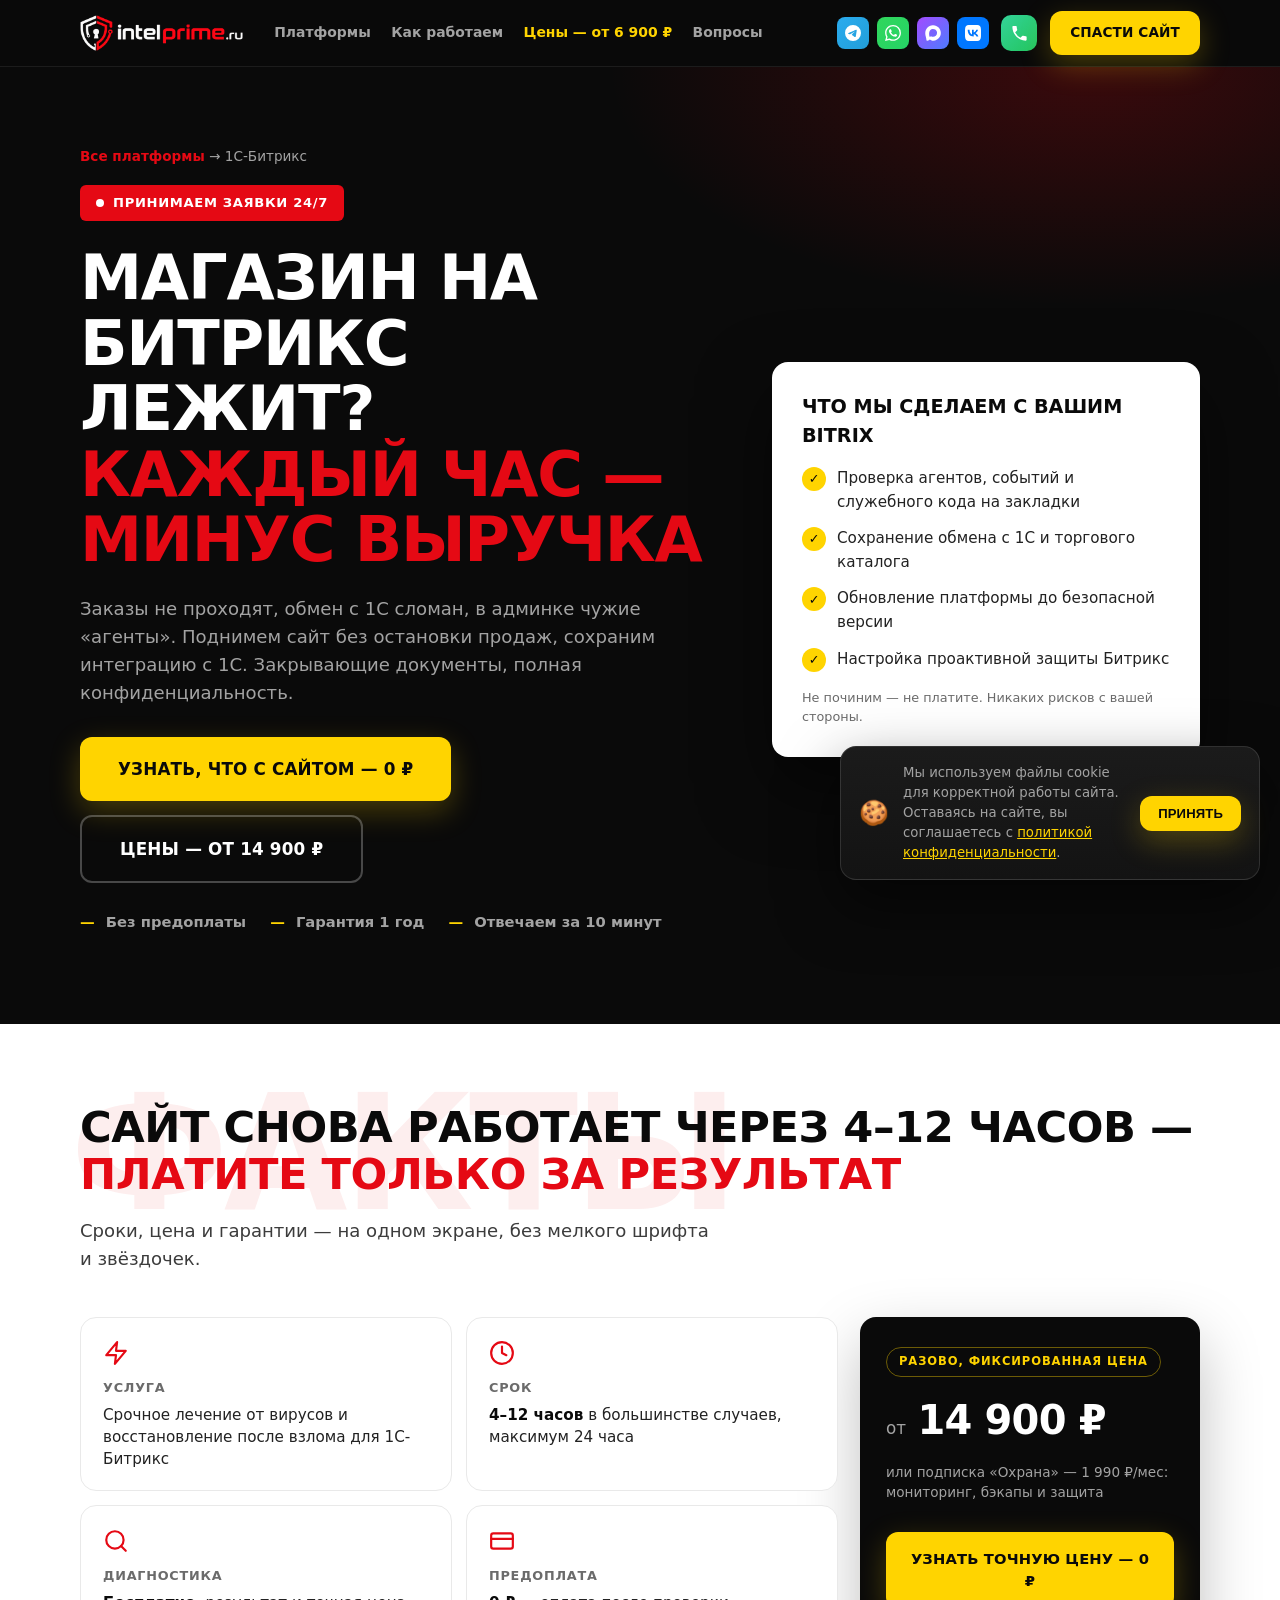
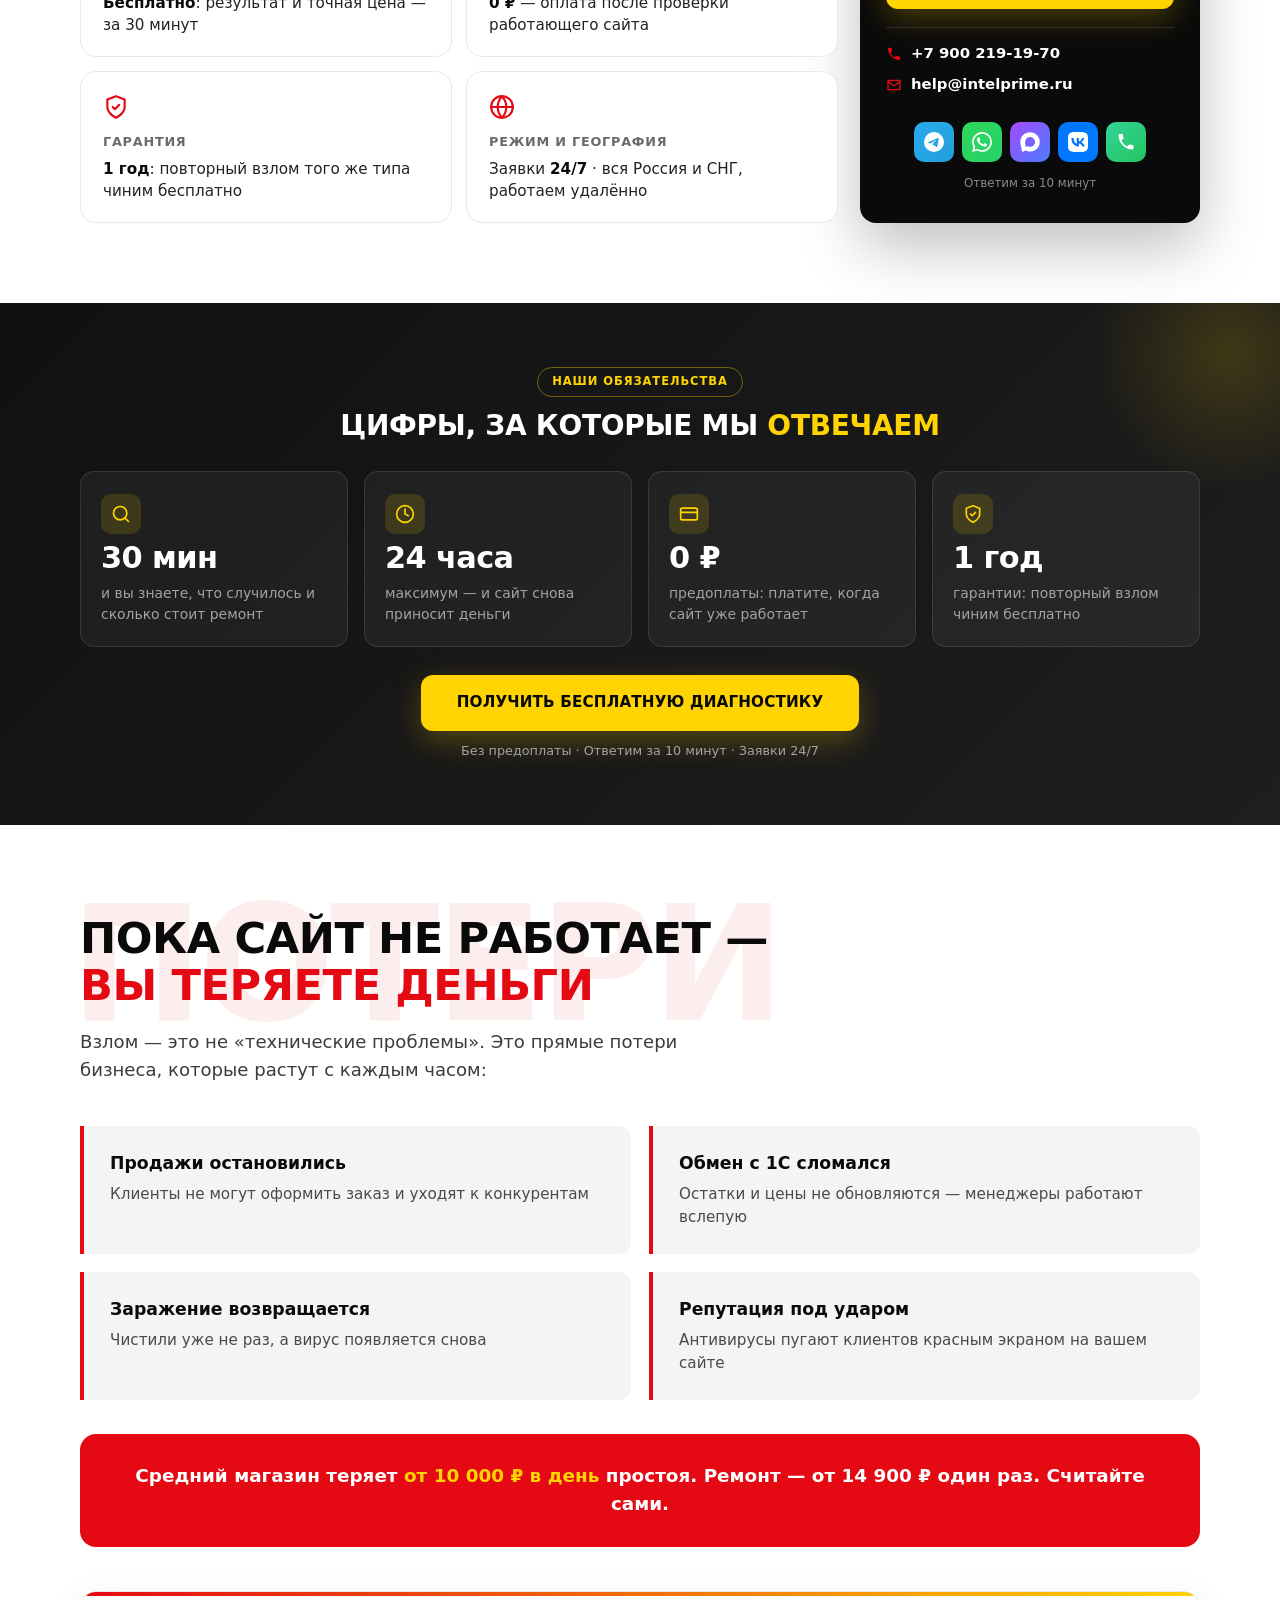
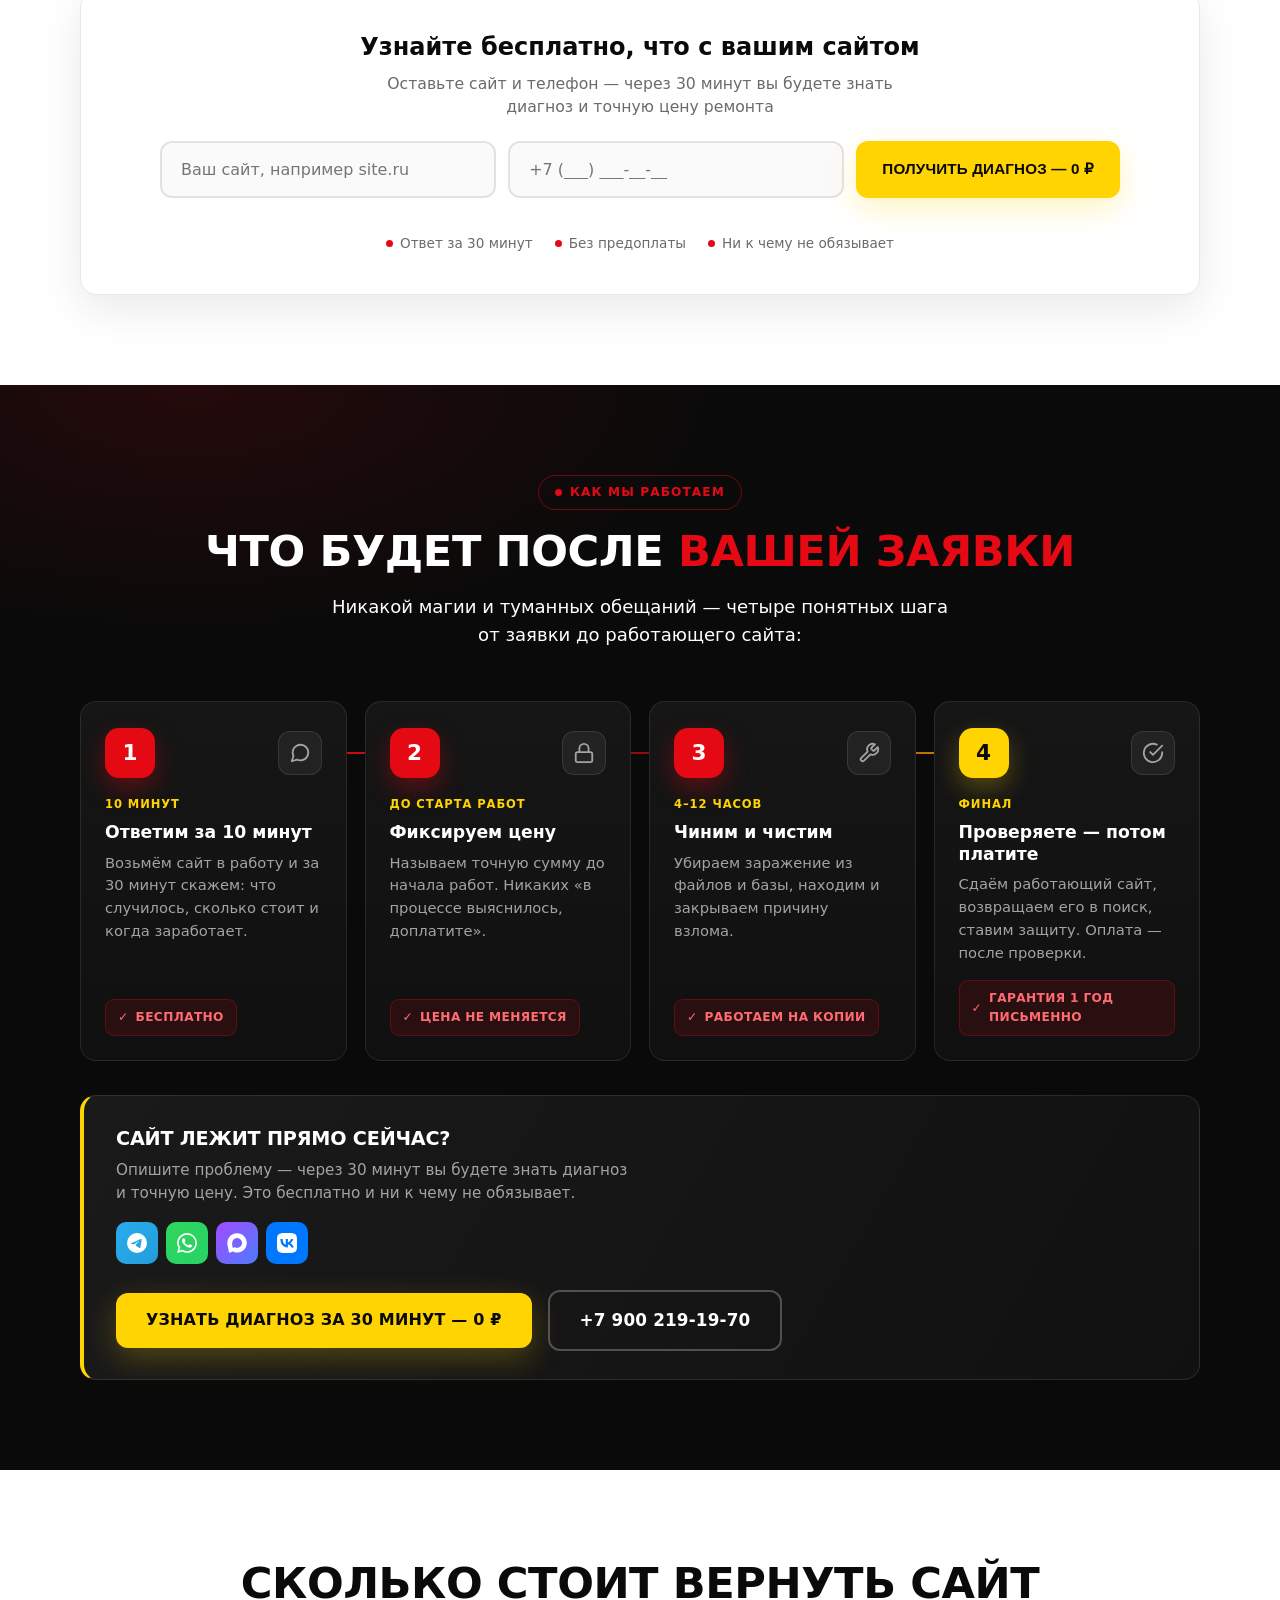
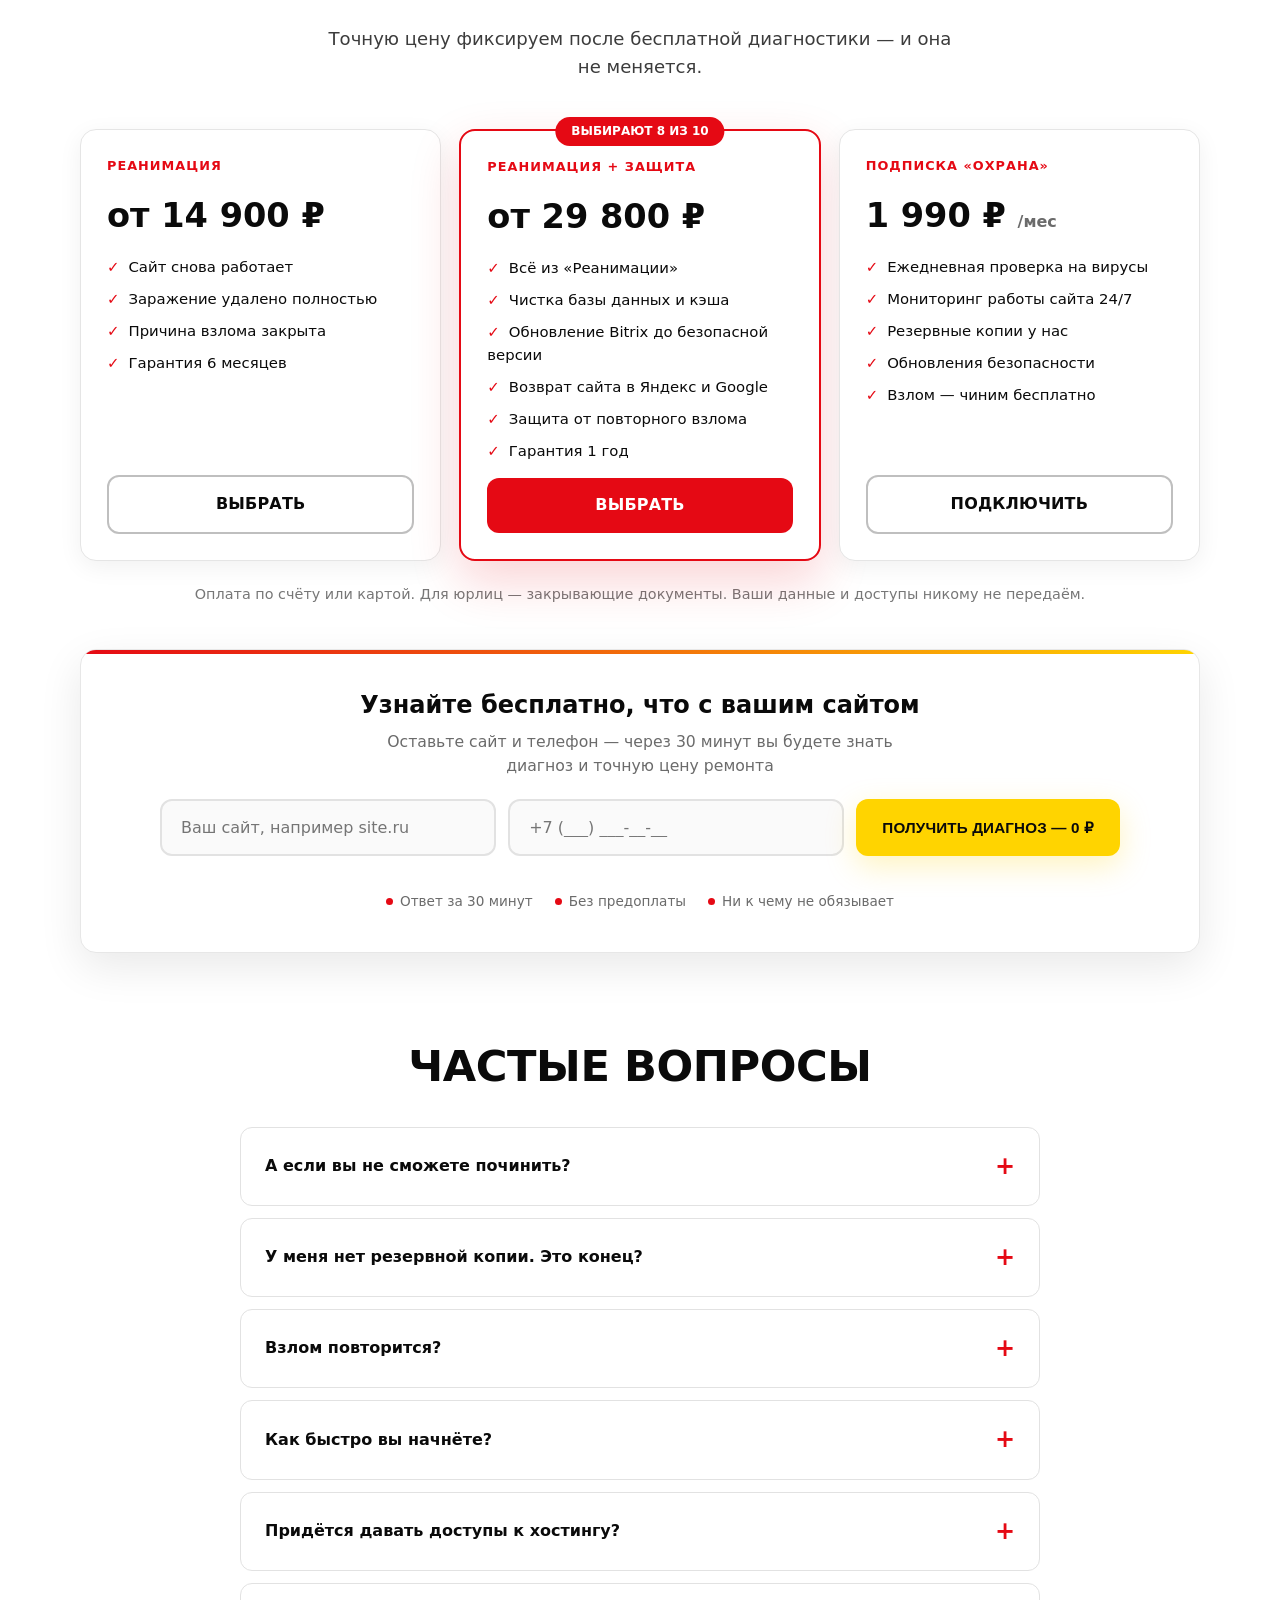
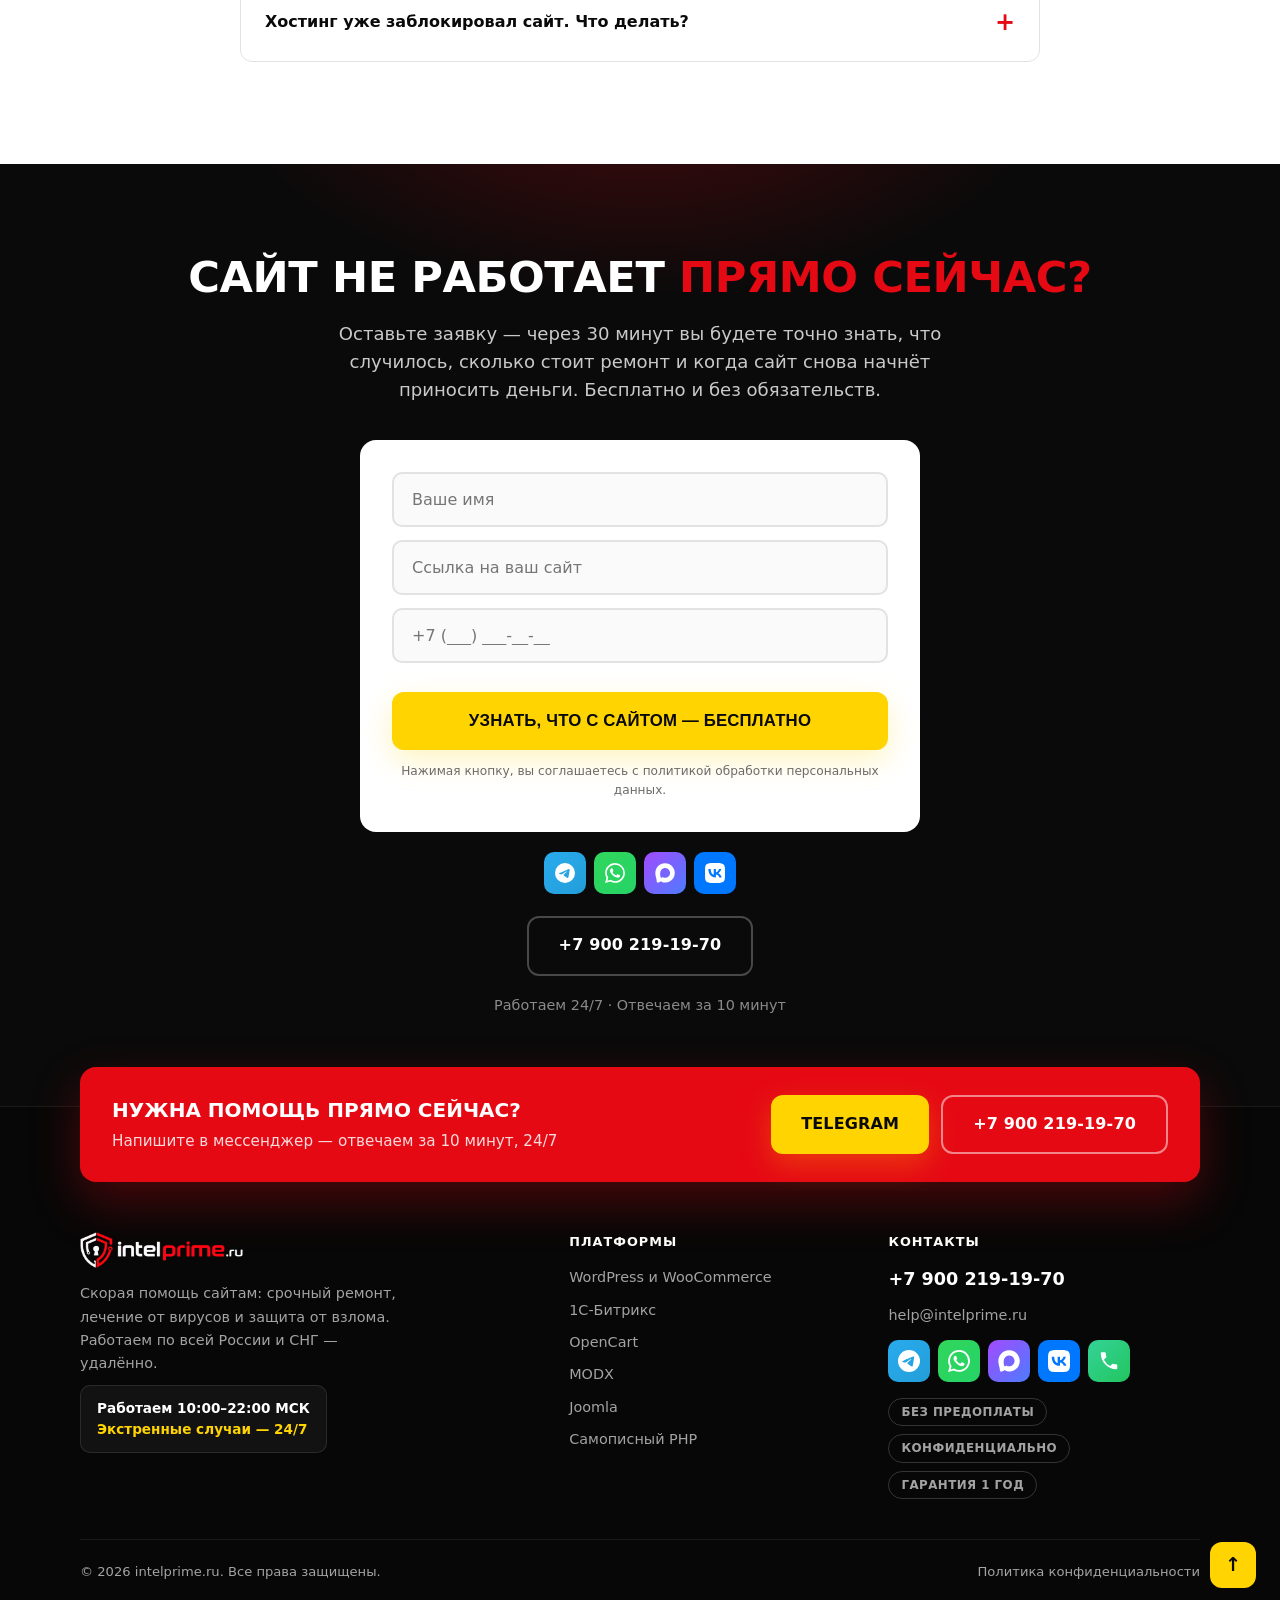
<file: bitrix.html>
<!DOCTYPE html>
<html lang="ru">
<head>
<meta charset="utf-8">
<meta name="viewport" content="width=device-width, initial-scale=1">
<meta http-equiv="Content-Security-Policy" content="default-src 'self'; script-src 'self' https://mc.yandex.ru https://mc.yandex.com; style-src 'self' 'unsafe-inline' https://fonts.googleapis.com; img-src 'self' data: https://mc.yandex.ru https://mc.yandex.com; font-src 'self' https://fonts.gstatic.com; connect-src 'self' https://mc.yandex.ru https://mc.yandex.com https://mc.webvisor.org https://mc.webvisor.com wss://mc.yandex.ru wss://mc.yandex.com; frame-src https://mc.yandex.ru https://mc.yandex.com; object-src 'none'; base-uri 'self'; form-action 'self'">
<meta name="referrer" content="strict-origin-when-cross-origin">
<title>Срочный ремонт и лечение сайта на 1С-Битрикс за 24 часа — без предоплаты | intelprime.ru</title>
<meta name="description" content="Сайт на 1С-Битрикс взломан или не работает? Удалим вирусы и вернём сайт за 24 часа. Цена от 14 900 ₽, без предоплаты, гарантия 1 год. Бесплатная диагностика за 30 минут, работаем 24/7 по всей России.">
<meta name="keywords" content="лечение сайта битрикс от вирусов, взломали сайт 1с-битрикс, вирус на битрикс, восстановление сайта битрикс">
<meta name="robots" content="index, follow">
<link rel="canonical" href="https://intel-prime.ru/bitrix.html">
<link rel="icon" type="image/png" href="assets/favicon.png">
<link rel="apple-touch-icon" href="assets/favicon.png">
<meta property="og:type" content="website">
<meta property="og:site_name" content="intelprime.ru">
<meta property="og:locale" content="ru_RU">
<meta property="og:title" content="Срочный ремонт и лечение сайта на 1С-Битрикс за 24 часа — без предоплаты | intelprime.ru">
<meta property="og:description" content="Сайт на 1С-Битрикс взломан или не работает? Удалим вирусы и вернём сайт за 24 часа. Цена от 14 900 ₽, без предоплаты, гарантия 1 год. Бесплатная диагностика за 30 минут, работаем 24/7 по всей России.">
<meta property="og:url" content="https://intel-prime.ru/bitrix.html">
<meta property="og:image" content="https://intel-prime.ru/assets/logo.png">
<meta name="twitter:card" content="summary">
<meta name="twitter:image" content="https://intel-prime.ru/assets/logo.png">
<meta name="twitter:title" content="Срочный ремонт и лечение сайта на 1С-Битрикс за 24 часа — без предоплаты | intelprime.ru">
<meta name="twitter:description" content="Сайт на 1С-Битрикс взломан или не работает? Удалим вирусы и вернём сайт за 24 часа. Цена от 14 900 ₽, без предоплаты, гарантия 1 год. Бесплатная диагностика за 30 минут, работаем 24/7 по всей России.">
<link rel="preconnect" href="https://fonts.googleapis.com">
<link href="https://fonts.googleapis.com/css2?family=Inter:wght@400;600;700;800;900&display=swap" rel="stylesheet">
<link rel="stylesheet" href="assets/style.css">
<script type="application/ld+json">{"@context": "https://schema.org", "@graph": [{"@type": "ProfessionalService", "@id": "https://intel-prime.ru/#org", "name": "intelprime.ru", "alternateName": "Скорая помощь сайтам intelprime.ru", "url": "https://intel-prime.ru/", "logo": "https://intel-prime.ru/assets/logo.png", "image": "https://intel-prime.ru/assets/logo.png", "telephone": "+79002191970", "email": "help@intelprime.ru", "description": "Срочное лечение сайтов от вирусов и восстановление после взлома за 24 часа. Без предоплаты, гарантия 1 год.", "areaServed": {"@type": "Country", "name": "Россия"}, "availableLanguage": ["ru"], "priceRange": "6900-30000 RUB", "currenciesAccepted": "RUB", "openingHours": "Mo-Su 00:00-24:00", "sameAs": ["https://t.me/intel_prime", "https://wa.me/79082857007", "https://max.ru/u/f9LHodD0cOK1e9zbvqqBwfyp-v51tQbrtZB05QeizJUBPKNbS9ZXcv-oo0c", "https://vk.com/intel_prime"], "knowsAbout": ["лечение сайта от вирусов", "восстановление сайта после взлома", "WordPress", "WooCommerce", "1С-Битрикс", "OpenCart", "MODX", "Joomla", "аудит безопасности PHP-сайтов"], "contactPoint": [{"@type": "ContactPoint", "telephone": "+79002191970", "email": "help@intelprime.ru", "contactType": "customer support", "availableLanguage": ["ru"], "hoursAvailable": {"@type": "OpeningHoursSpecification", "dayOfWeek": ["Monday", "Tuesday", "Wednesday", "Thursday", "Friday", "Saturday", "Sunday"], "opens": "00:00", "closes": "23:59"}}], "hasOfferCatalog": {"@type": "OfferCatalog", "name": "Ремонт и защита сайтов", "itemListElement": [{"@type": "Offer", "itemOffered": {"@type": "Service", "name": "Лечение и восстановление сайта на WordPress и WooCommerce"}, "price": "6900", "priceCurrency": "RUB", "url": "https://intel-prime.ru/wordpress.html"}, {"@type": "Offer", "itemOffered": {"@type": "Service", "name": "Лечение и восстановление сайта на 1С-Битрикс"}, "price": "14900", "priceCurrency": "RUB", "url": "https://intel-prime.ru/bitrix.html"}, {"@type": "Offer", "itemOffered": {"@type": "Service", "name": "Лечение и восстановление сайта на OpenCart"}, "price": "9900", "priceCurrency": "RUB", "url": "https://intel-prime.ru/opencart.html"}, {"@type": "Offer", "itemOffered": {"@type": "Service", "name": "Лечение и восстановление сайта на MODX"}, "price": "9900", "priceCurrency": "RUB", "url": "https://intel-prime.ru/modx.html"}, {"@type": "Offer", "itemOffered": {"@type": "Service", "name": "Лечение и восстановление сайта на Joomla"}, "price": "7900", "priceCurrency": "RUB", "url": "https://intel-prime.ru/joomla.html"}, {"@type": "Offer", "itemOffered": {"@type": "Service", "name": "Лечение и восстановление сайта на Самописные PHP-проекты"}, "price": "12900", "priceCurrency": "RUB", "url": "https://intel-prime.ru/php.html"}]}}, {"@type": "WebSite", "@id": "https://intel-prime.ru/#website", "url": "https://intel-prime.ru/", "name": "intelprime.ru", "inLanguage": "ru-RU", "publisher": {"@id": "https://intel-prime.ru/#org"}}, {"@type": "WebPage", "@id": "https://intel-prime.ru/bitrix.html#webpage", "url": "https://intel-prime.ru/bitrix.html", "name": "Срочный ремонт и лечение сайта на 1С-Битрикс за 24 часа — без предоплаты | intelprime.ru", "description": "Сайт на 1С-Битрикс взломан или не работает? Удалим вирусы и вернём сайт за 24 часа. Цена от 14 900 ₽, без предоплаты, гарантия 1 год. Бесплатная диагностика за 30 минут, работаем 24/7 по всей России.", "inLanguage": "ru-RU", "isPartOf": {"@id": "https://intel-prime.ru/#website"}, "about": {"@id": "https://intel-prime.ru/#org"}, "dateModified": "2026-09-01", "speakable": {"@type": "SpeakableSpecification", "cssSelector": ["h1", ".facts"]}}, {"@type": "Service", "name": "Лечение и восстановление сайта на 1С-Битрикс", "provider": {"@type": "ProfessionalService", "name": "intelprime.ru", "url": "https://intel-prime.ru/"}, "areaServed": "RU", "offers": {"@type": "Offer", "price": "14900", "priceCurrency": "RUB"}}, {"@type": "BreadcrumbList", "itemListElement": [{"@type": "ListItem", "position": 1, "name": "Главная", "item": "https://intel-prime.ru/"}, {"@type": "ListItem", "position": 2, "name": "1С-Битрикс", "item": "https://intel-prime.ru/bitrix.html"}]}, {"@type": "FAQPage", "mainEntity": [{"@type": "Question", "name": "А если вы не сможете починить?", "acceptedAnswer": {"@type": "Answer", "text": "Тогда вы не платите ничего. Предоплаты нет: сначала бесплатная диагностика и точная цена, оплата — после того, как вы проверили работающий сайт."}}, {"@type": "Question", "name": "У меня нет резервной копии. Это конец?", "acceptedAnswer": {"@type": "Answer", "text": "Нет. Восстанавливаем и без бэкапа: пересобираем сайт из чистых дистрибутивов и переносим ваш контент и базу."}}, {"@type": "Question", "name": "Взлом повторится?", "acceptedAnswer": {"@type": "Answer", "text": "Мы закрываем причину взлома, а не только следы. Если в течение года сайт взломают тем же способом — чиним бесплатно."}}, {"@type": "Question", "name": "Как быстро вы начнёте?", "acceptedAnswer": {"@type": "Answer", "text": "Отвечаем в течение 10 минут, работаем 24/7. Большинство сайтов возвращаем к жизни за 4–12 часов, максимум — сутки."}}]}]}</script>
</head>
<body>
<header>
  <div class="container nav">
    <a class="logo" href="index.html"><img src="assets/logo.png" alt="IntelPrime — защита от взлома сайтов"></a>
    <nav class="nav-links">
      <a href="index.html#cms">Платформы</a>
      <a href="bitrix.html#process">Как работаем</a>
      <a class="nav-hot" href="bitrix.html#pricing">Цены — от 6 900 ₽</a>
      <a href="bitrix.html#faq">Вопросы</a>
    </nav>
    <div class="socials nav-socials">
      <a class="soc-tg" href="https://t.me/intel_prime" target="_blank" rel="noopener" aria-label="Telegram" title="Telegram"><svg class="icn" aria-hidden="true" role="img" viewBox="0 0 24 24" xmlns="http://www.w3.org/2000/svg"><title>Telegram</title><path d="M11.944 0A12 12 0 0 0 0 12a12 12 0 0 0 12 12 12 12 0 0 0 12-12A12 12 0 0 0 12 0a12 12 0 0 0-.056 0zm4.962 7.224c.1-.002.321.023.465.14a.506.506 0 0 1 .171.325c.016.093.036.306.02.472-.18 1.898-.962 6.502-1.36 8.627-.168.9-.499 1.201-.82 1.23-.696.065-1.225-.46-1.9-.902-1.056-.693-1.653-1.124-2.678-1.8-1.185-.78-.417-1.21.258-1.91.177-.184 3.247-2.977 3.307-3.23.007-.032.014-.15-.056-.212s-.174-.041-.249-.024c-.106.024-1.793 1.14-5.061 3.345-.48.33-.913.49-1.302.48-.428-.008-1.252-.241-1.865-.44-.752-.245-1.349-.374-1.297-.789.027-.216.325-.437.893-.663 3.498-1.524 5.83-2.529 6.998-3.014 3.332-1.386 4.025-1.627 4.476-1.635z"/></svg></a>
      <a class="soc-wa" href="https://wa.me/79082857007" target="_blank" rel="noopener" aria-label="WhatsApp" title="WhatsApp"><svg class="icn" aria-hidden="true" role="img" viewBox="0 0 24 24" xmlns="http://www.w3.org/2000/svg"><title>WhatsApp</title><path d="M17.472 14.382c-.297-.149-1.758-.867-2.03-.967-.273-.099-.471-.148-.67.15-.197.297-.767.966-.94 1.164-.173.199-.347.223-.644.075-.297-.15-1.255-.463-2.39-1.475-.883-.788-1.48-1.761-1.653-2.059-.173-.297-.018-.458.13-.606.134-.133.298-.347.446-.52.149-.174.198-.298.298-.497.099-.198.05-.371-.025-.52-.075-.149-.669-1.612-.916-2.207-.242-.579-.487-.5-.669-.51-.173-.008-.371-.01-.57-.01-.198 0-.52.074-.792.372-.272.297-1.04 1.016-1.04 2.479 0 1.462 1.065 2.875 1.213 3.074.149.198 2.096 3.2 5.077 4.487.709.306 1.262.489 1.694.625.712.227 1.36.195 1.871.118.571-.085 1.758-.719 2.006-1.413.248-.694.248-1.289.173-1.413-.074-.124-.272-.198-.57-.347m-5.421 7.403h-.004a9.87 9.87 0 01-5.031-1.378l-.361-.214-3.741.982.998-3.648-.235-.374a9.86 9.86 0 01-1.51-5.26c.001-5.45 4.436-9.884 9.888-9.884 2.64 0 5.122 1.03 6.988 2.898a9.825 9.825 0 012.893 6.994c-.003 5.45-4.437 9.884-9.885 9.884m8.413-18.297A11.815 11.815 0 0012.05 0C5.495 0 .16 5.335.157 11.892c0 2.096.547 4.142 1.588 5.945L.057 24l6.305-1.654a11.882 11.882 0 005.683 1.448h.005c6.554 0 11.89-5.335 11.893-11.893a11.821 11.821 0 00-3.48-8.413Z"/></svg></a>
      <a class="soc-max" href="https://max.ru/u/f9LHodD0cOK1e9zbvqqBwfyp-v51tQbrtZB05QeizJUBPKNbS9ZXcv-oo0c" target="_blank" rel="noopener" aria-label="MAX" title="MAX"><svg class="icn" aria-hidden="true" role="img" viewBox="0 0 720 720" xmlns="http://www.w3.org/2000/svg"><title>MAX</title><path d="M350.4,9.6C141.8,20.5,4.1,184.1,12.8,390.4c3.8,90.3,40.1,168,48.7,253.7,2.2,22.2-4.2,49.6,21.4,59.3,31.5,11.9,79.8-8.1,106.2-26.4,9-6.1,17.6-13.2,24.2-22,27.3,18.1,53.2,35.6,85.7,43.4,143.1,34.3,299.9-44.2,369.6-170.3C799.6,291.2,622.5-4.6,350.4,9.6h0ZM269.4,504c-11.3,8.8-22.2,20.8-34.7,27.7-18.1,9.7-23.7-.4-30.5-16.4-21.4-50.9-24-137.6-11.5-190.9,16.8-72.5,72.9-136.3,150-143.1,78-6.9,150.4,32.7,183.1,104.2,72.4,159.1-112.9,316.2-256.4,218.6h0Z"/></svg></a>
      <a class="soc-vk" href="https://vk.com/intel_prime" target="_blank" rel="noopener" aria-label="ВКонтакте" title="ВКонтакте"><svg class="icn" aria-hidden="true" role="img" viewBox="0 0 24 24" xmlns="http://www.w3.org/2000/svg"><title>VK</title><path d="m9.489.004.729-.003h3.564l.73.003.914.01.433.007.418.011.403.014.388.016.374.021.36.025.345.03.333.033c1.74.196 2.933.616 3.833 1.516.9.9 1.32 2.092 1.516 3.833l.034.333.029.346.025.36.02.373.025.588.012.41.013.644.009.915.004.98-.001 3.313-.003.73-.01.914-.007.433-.011.418-.014.403-.016.388-.021.374-.025.36-.03.345-.033.333c-.196 1.74-.616 2.933-1.516 3.833-.9.9-2.092 1.32-3.833 1.516l-.333.034-.346.029-.36.025-.373.02-.588.025-.41.012-.644.013-.915.009-.98.004-3.313-.001-.73-.003-.914-.01-.433-.007-.418-.011-.403-.014-.388-.016-.374-.021-.36-.025-.345-.03-.333-.033c-1.74-.196-2.933-.616-3.833-1.516-.9-.9-1.32-2.092-1.516-3.833l-.034-.333-.029-.346-.025-.36-.02-.373-.025-.588-.012-.41-.013-.644-.009-.915-.004-.98.001-3.313.003-.73.01-.914.007-.433.011-.418.014-.403.016-.388.021-.374.025-.36.03-.345.033-.333c.196-1.74.616-2.933 1.516-3.833.9-.9 2.092-1.32 3.833-1.516l.333-.034.346-.029.36-.025.373-.02.588-.025.41-.012.644-.013.915-.009ZM6.79 7.3H4.05c.13 6.24 3.25 9.99 8.72 9.99h.31v-3.57c2.01.2 3.53 1.67 4.14 3.57h2.84c-.78-2.84-2.83-4.41-4.11-5.01 1.28-.74 3.08-2.54 3.51-4.98h-2.58c-.56 1.98-2.22 3.78-3.8 3.95V7.3H10.5v6.92c-1.6-.4-3.62-2.34-3.71-6.92Z"/></svg></a>
    </div>
    <a class="nav-phone" href="tel:+79002191970">+7 900 219-19-70</a>
    <a class="nav-phone-icon soc-ph" href="tel:+79002191970" aria-label="Позвонить"><svg class="icn" aria-hidden="true" role="img" viewBox="0 0 24 24" xmlns="http://www.w3.org/2000/svg"><title>Телефон</title><path d="M6.62 10.79a15.05 15.05 0 0 0 6.59 6.59l2.2-2.2a1 1 0 0 1 1.02-.24c1.12.37 2.33.57 3.57.57a1 1 0 0 1 1 1V20a1 1 0 0 1-1 1C10.85 21 3 13.15 3 3.5a1 1 0 0 1 1-1H7.5a1 1 0 0 1 1 1c0 1.24.2 2.45.57 3.57a1 1 0 0 1-.25 1.02l-2.2 2.2z"/></svg></a>
    <a class="btn btn-cta nav-cta" href="bitrix.html#contact">Спасти сайт</a>
    <button class="burger" id="burger" aria-label="Открыть меню" aria-expanded="false"><span></span><span></span><span></span></button>
  </div>
</header>
<div class="mm-overlay" id="mm-overlay"></div>
<div class="mobile-menu" id="mobile-menu" aria-hidden="true" inert>
    <div class="mm-head">
      <a class="logo" href="index.html"><img src="assets/logo.png" alt="IntelPrime — защита от взлома сайтов"></a>
      <button class="mm-close" id="mm-close" aria-label="Закрыть меню">✕</button>
    </div>
    <nav>
      <a href="index.html#cms">Платформы</a>
      <a href="bitrix.html#process">Как работаем</a>
      <a href="bitrix.html#pricing">Цены</a>
      <a href="bitrix.html#faq">Вопросы</a>
      <a href="bitrix.html#contact" class="mm-cta">Спасти сайт — 0 ₽</a>
    </nav>
    <a class="mm-phone" href="tel:+79002191970"><svg class="icn" aria-hidden="true" role="img" viewBox="0 0 24 24" xmlns="http://www.w3.org/2000/svg"><title>Телефон</title><path d="M6.62 10.79a15.05 15.05 0 0 0 6.59 6.59l2.2-2.2a1 1 0 0 1 1.02-.24c1.12.37 2.33.57 3.57.57a1 1 0 0 1 1 1V20a1 1 0 0 1-1 1C10.85 21 3 13.15 3 3.5a1 1 0 0 1 1-1H7.5a1 1 0 0 1 1 1c0 1.24.2 2.45.57 3.57a1 1 0 0 1-.25 1.02l-2.2 2.2z"/></svg>+7 900 219-19-70</a>
    <div class="socials mm-socials">
      <a class="soc-tg" href="https://t.me/intel_prime" target="_blank" rel="noopener" aria-label="Telegram" title="Telegram"><svg class="icn" aria-hidden="true" role="img" viewBox="0 0 24 24" xmlns="http://www.w3.org/2000/svg"><title>Telegram</title><path d="M11.944 0A12 12 0 0 0 0 12a12 12 0 0 0 12 12 12 12 0 0 0 12-12A12 12 0 0 0 12 0a12 12 0 0 0-.056 0zm4.962 7.224c.1-.002.321.023.465.14a.506.506 0 0 1 .171.325c.016.093.036.306.02.472-.18 1.898-.962 6.502-1.36 8.627-.168.9-.499 1.201-.82 1.23-.696.065-1.225-.46-1.9-.902-1.056-.693-1.653-1.124-2.678-1.8-1.185-.78-.417-1.21.258-1.91.177-.184 3.247-2.977 3.307-3.23.007-.032.014-.15-.056-.212s-.174-.041-.249-.024c-.106.024-1.793 1.14-5.061 3.345-.48.33-.913.49-1.302.48-.428-.008-1.252-.241-1.865-.44-.752-.245-1.349-.374-1.297-.789.027-.216.325-.437.893-.663 3.498-1.524 5.83-2.529 6.998-3.014 3.332-1.386 4.025-1.627 4.476-1.635z"/></svg></a>
      <a class="soc-wa" href="https://wa.me/79082857007" target="_blank" rel="noopener" aria-label="WhatsApp" title="WhatsApp"><svg class="icn" aria-hidden="true" role="img" viewBox="0 0 24 24" xmlns="http://www.w3.org/2000/svg"><title>WhatsApp</title><path d="M17.472 14.382c-.297-.149-1.758-.867-2.03-.967-.273-.099-.471-.148-.67.15-.197.297-.767.966-.94 1.164-.173.199-.347.223-.644.075-.297-.15-1.255-.463-2.39-1.475-.883-.788-1.48-1.761-1.653-2.059-.173-.297-.018-.458.13-.606.134-.133.298-.347.446-.52.149-.174.198-.298.298-.497.099-.198.05-.371-.025-.52-.075-.149-.669-1.612-.916-2.207-.242-.579-.487-.5-.669-.51-.173-.008-.371-.01-.57-.01-.198 0-.52.074-.792.372-.272.297-1.04 1.016-1.04 2.479 0 1.462 1.065 2.875 1.213 3.074.149.198 2.096 3.2 5.077 4.487.709.306 1.262.489 1.694.625.712.227 1.36.195 1.871.118.571-.085 1.758-.719 2.006-1.413.248-.694.248-1.289.173-1.413-.074-.124-.272-.198-.57-.347m-5.421 7.403h-.004a9.87 9.87 0 01-5.031-1.378l-.361-.214-3.741.982.998-3.648-.235-.374a9.86 9.86 0 01-1.51-5.26c.001-5.45 4.436-9.884 9.888-9.884 2.64 0 5.122 1.03 6.988 2.898a9.825 9.825 0 012.893 6.994c-.003 5.45-4.437 9.884-9.885 9.884m8.413-18.297A11.815 11.815 0 0012.05 0C5.495 0 .16 5.335.157 11.892c0 2.096.547 4.142 1.588 5.945L.057 24l6.305-1.654a11.882 11.882 0 005.683 1.448h.005c6.554 0 11.89-5.335 11.893-11.893a11.821 11.821 0 00-3.48-8.413Z"/></svg></a>
      <a class="soc-max" href="https://max.ru/u/f9LHodD0cOK1e9zbvqqBwfyp-v51tQbrtZB05QeizJUBPKNbS9ZXcv-oo0c" target="_blank" rel="noopener" aria-label="MAX" title="MAX"><svg class="icn" aria-hidden="true" role="img" viewBox="0 0 720 720" xmlns="http://www.w3.org/2000/svg"><title>MAX</title><path d="M350.4,9.6C141.8,20.5,4.1,184.1,12.8,390.4c3.8,90.3,40.1,168,48.7,253.7,2.2,22.2-4.2,49.6,21.4,59.3,31.5,11.9,79.8-8.1,106.2-26.4,9-6.1,17.6-13.2,24.2-22,27.3,18.1,53.2,35.6,85.7,43.4,143.1,34.3,299.9-44.2,369.6-170.3C799.6,291.2,622.5-4.6,350.4,9.6h0ZM269.4,504c-11.3,8.8-22.2,20.8-34.7,27.7-18.1,9.7-23.7-.4-30.5-16.4-21.4-50.9-24-137.6-11.5-190.9,16.8-72.5,72.9-136.3,150-143.1,78-6.9,150.4,32.7,183.1,104.2,72.4,159.1-112.9,316.2-256.4,218.6h0Z"/></svg></a>
      <a class="soc-vk" href="https://vk.com/intel_prime" target="_blank" rel="noopener" aria-label="ВКонтакте" title="ВКонтакте"><svg class="icn" aria-hidden="true" role="img" viewBox="0 0 24 24" xmlns="http://www.w3.org/2000/svg"><title>VK</title><path d="m9.489.004.729-.003h3.564l.73.003.914.01.433.007.418.011.403.014.388.016.374.021.36.025.345.03.333.033c1.74.196 2.933.616 3.833 1.516.9.9 1.32 2.092 1.516 3.833l.034.333.029.346.025.36.02.373.025.588.012.41.013.644.009.915.004.98-.001 3.313-.003.73-.01.914-.007.433-.011.418-.014.403-.016.388-.021.374-.025.36-.03.345-.033.333c-.196 1.74-.616 2.933-1.516 3.833-.9.9-2.092 1.32-3.833 1.516l-.333.034-.346.029-.36.025-.373.02-.588.025-.41.012-.644.013-.915.009-.98.004-3.313-.001-.73-.003-.914-.01-.433-.007-.418-.011-.403-.014-.388-.016-.374-.021-.36-.025-.345-.03-.333-.033c-1.74-.196-2.933-.616-3.833-1.516-.9-.9-1.32-2.092-1.516-3.833l-.034-.333-.029-.346-.025-.36-.02-.373-.025-.588-.012-.41-.013-.644-.009-.915-.004-.98.001-3.313.003-.73.01-.914.007-.433.011-.418.014-.403.016-.388.021-.374.025-.36.03-.345.033-.333c.196-1.74.616-2.933 1.516-3.833.9-.9 2.092-1.32 3.833-1.516l.333-.034.346-.029.36-.025.373-.02.588-.025.41-.012.644-.013.915-.009ZM6.79 7.3H4.05c.13 6.24 3.25 9.99 8.72 9.99h.31v-3.57c2.01.2 3.53 1.67 4.14 3.57h2.84c-.78-2.84-2.83-4.41-4.11-5.01 1.28-.74 3.08-2.54 3.51-4.98h-2.58c-.56 1.98-2.22 3.78-3.8 3.95V7.3H10.5v6.92c-1.6-.4-3.62-2.34-3.71-6.92Z"/></svg></a>
      <a class="soc-ph" href="tel:+79002191970" aria-label="Позвонить" title="Позвонить"><svg class="icn" aria-hidden="true" role="img" viewBox="0 0 24 24" xmlns="http://www.w3.org/2000/svg"><title>Телефон</title><path d="M6.62 10.79a15.05 15.05 0 0 0 6.59 6.59l2.2-2.2a1 1 0 0 1 1.02-.24c1.12.37 2.33.57 3.57.57a1 1 0 0 1 1 1V20a1 1 0 0 1-1 1C10.85 21 3 13.15 3 3.5a1 1 0 0 1 1-1H7.5a1 1 0 0 1 1 1c0 1.24.2 2.45.57 3.57a1 1 0 0 1-.25 1.02l-2.2 2.2z"/></svg></a>
    </div>
</div>

<section class="hero">
  <div class="container">
    <div class="crumbs"><a href="index.html">Все платформы</a> → 1С-Битрикс</div>
    <div class="hero-grid">
      <div>
        <div class="badge"><span class="pulse"></span>Принимаем заявки 24/7</div>
        <h1>Магазин на Битрикс лежит?<br><em>Каждый час — минус выручка</em></h1>
        <p class="lead">Заказы не проходят, обмен с 1С сломан, в админке чужие «агенты». Поднимем сайт без остановки продаж, сохраним интеграцию с 1С. Закрывающие документы, полная конфиденциальность.</p>
        <div class="hero-ctas">
          <a class="btn btn-cta btn-lg" href="#contact">Узнать, что с сайтом — 0 ₽</a>
          <a class="btn btn-outline btn-lg" href="#pricing">Цены — от 14 900 ₽</a>
        </div>
        <div class="hero-points">
          <span><b>—</b> Без предоплаты</span>
          <span><b>—</b> Гарантия 1 год</span>
          <span><b>—</b> Отвечаем за 10 минут</span>
        </div>
      </div>
      <div class="promise reveal visible">
        <h3>Что мы сделаем с вашим Bitrix</h3>
        <ul><li><span class="ic">✓</span>Проверка агентов, событий и служебного кода на закладки</li><li><span class="ic">✓</span>Сохранение обмена с 1С и торгового каталога</li><li><span class="ic">✓</span>Обновление платформы до безопасной версии</li><li><span class="ic">✓</span>Настройка проактивной защиты Битрикс</li></ul>
        <p class="fine">Не починим — не платите. Никаких рисков с вашей стороны.</p>
      </div>
    </div>
  </div>
</section>

<section class="light facts-sec" id="short">
  <div class="container">
    <div class="wm" data-wm="Факты"><h2>Сайт снова работает через 4–12 часов —<br><span class="red">платите только за результат</span></h2>
    <p class="lead">Сроки, цена и гарантии — на одном экране, без мелкого шрифта и звёздочек.</p></div>
    <div class="facts-wrap">
      <dl class="facts"><div class="fact reveal"><svg class="fact-ic" aria-hidden="true" viewBox="0 0 24 24" fill="none" stroke="currentColor" stroke-width="2" stroke-linecap="round" stroke-linejoin="round"><polygon points="13 2 3 14 12 14 11 22 21 10 12 10 13 2"/></svg><dt>Услуга</dt><dd>Срочное лечение от вирусов и восстановление после взлома для 1С-Битрикс</dd></div><div class="fact reveal"><svg class="fact-ic" aria-hidden="true" viewBox="0 0 24 24" fill="none" stroke="currentColor" stroke-width="2" stroke-linecap="round" stroke-linejoin="round"><circle cx="12" cy="12" r="10"/><polyline points="12 6 12 12 16 14"/></svg><dt>Срок</dt><dd><b>4–12 часов</b> в большинстве случаев, максимум 24 часа</dd></div><div class="fact reveal"><svg class="fact-ic" aria-hidden="true" viewBox="0 0 24 24" fill="none" stroke="currentColor" stroke-width="2" stroke-linecap="round" stroke-linejoin="round"><circle cx="11" cy="11" r="8"/><line x1="21" y1="21" x2="16.65" y2="16.65"/></svg><dt>Диагностика</dt><dd><b>Бесплатно</b>: результат и точная цена — за 30 минут</dd></div><div class="fact reveal"><svg class="fact-ic" aria-hidden="true" viewBox="0 0 24 24" fill="none" stroke="currentColor" stroke-width="2" stroke-linecap="round" stroke-linejoin="round"><rect x="2" y="5" width="20" height="14" rx="2"/><line x1="2" y1="10" x2="22" y2="10"/></svg><dt>Предоплата</dt><dd><b>0 ₽</b> — оплата после проверки работающего сайта</dd></div><div class="fact reveal"><svg class="fact-ic" aria-hidden="true" viewBox="0 0 24 24" fill="none" stroke="currentColor" stroke-width="2" stroke-linecap="round" stroke-linejoin="round"><path d="M12 22s8-4 8-10V5l-8-3-8 3v7c0 6 8 10 8 10z"/><polyline points="9 12 11 14 15 10"/></svg><dt>Гарантия</dt><dd><b>1 год</b>: повторный взлом того же типа чиним бесплатно</dd></div><div class="fact reveal"><svg class="fact-ic" aria-hidden="true" viewBox="0 0 24 24" fill="none" stroke="currentColor" stroke-width="2" stroke-linecap="round" stroke-linejoin="round"><circle cx="12" cy="12" r="10"/><line x1="2" y1="12" x2="22" y2="12"/><path d="M12 2a15.3 15.3 0 0 1 4 10 15.3 15.3 0 0 1-4 10 15.3 15.3 0 0 1-4-10 15.3 15.3 0 0 1 4-10z"/></svg><dt>Режим и география</dt><dd>Заявки <b>24/7</b> · вся Россия и СНГ, работаем удалённо</dd></div></dl>
      <aside class="facts-cta reveal">
        <span class="facts-cta-tag">Разово, фиксированная цена</span>
        <div class="facts-price">от <b>14 900 ₽</b></div>
        <p class="facts-price-note">или подписка «Охрана» — 1 990 ₽/мес: мониторинг, бэкапы и защита</p>
        <a class="btn btn-cta facts-btn" href="index.html#cms">Узнать точную цену — 0 ₽</a>
        <div class="facts-contacts">
          <a href="tel:+79002191970"><svg class="icn" aria-hidden="true" role="img" viewBox="0 0 24 24" xmlns="http://www.w3.org/2000/svg"><title>Телефон</title><path d="M6.62 10.79a15.05 15.05 0 0 0 6.59 6.59l2.2-2.2a1 1 0 0 1 1.02-.24c1.12.37 2.33.57 3.57.57a1 1 0 0 1 1 1V20a1 1 0 0 1-1 1C10.85 21 3 13.15 3 3.5a1 1 0 0 1 1-1H7.5a1 1 0 0 1 1 1c0 1.24.2 2.45.57 3.57a1 1 0 0 1-.25 1.02l-2.2 2.2z"/></svg>+7 900 219-19-70</a>
          <a href="mailto:help@intelprime.ru"><svg class="icn" aria-hidden="true" role="img" viewBox="0 0 24 24" xmlns="http://www.w3.org/2000/svg"><title>Email</title><path d="M20 4H4a2 2 0 0 0-2 2v12a2 2 0 0 0 2 2h16a2 2 0 0 0 2-2V6a2 2 0 0 0-2-2zm0 2v.51l-8 5.33-8-5.33V6h16zM4 18V8.92l7.45 4.96a1 1 0 0 0 1.1 0L20 8.92V18H4z"/></svg>help@intelprime.ru</a>
        </div>
        <div class="socials facts-socials">
      <a class="soc-tg" href="https://t.me/intel_prime" target="_blank" rel="noopener" aria-label="Telegram" title="Telegram"><svg class="icn" aria-hidden="true" role="img" viewBox="0 0 24 24" xmlns="http://www.w3.org/2000/svg"><title>Telegram</title><path d="M11.944 0A12 12 0 0 0 0 12a12 12 0 0 0 12 12 12 12 0 0 0 12-12A12 12 0 0 0 12 0a12 12 0 0 0-.056 0zm4.962 7.224c.1-.002.321.023.465.14a.506.506 0 0 1 .171.325c.016.093.036.306.02.472-.18 1.898-.962 6.502-1.36 8.627-.168.9-.499 1.201-.82 1.23-.696.065-1.225-.46-1.9-.902-1.056-.693-1.653-1.124-2.678-1.8-1.185-.78-.417-1.21.258-1.91.177-.184 3.247-2.977 3.307-3.23.007-.032.014-.15-.056-.212s-.174-.041-.249-.024c-.106.024-1.793 1.14-5.061 3.345-.48.33-.913.49-1.302.48-.428-.008-1.252-.241-1.865-.44-.752-.245-1.349-.374-1.297-.789.027-.216.325-.437.893-.663 3.498-1.524 5.83-2.529 6.998-3.014 3.332-1.386 4.025-1.627 4.476-1.635z"/></svg></a>
      <a class="soc-wa" href="https://wa.me/79082857007" target="_blank" rel="noopener" aria-label="WhatsApp" title="WhatsApp"><svg class="icn" aria-hidden="true" role="img" viewBox="0 0 24 24" xmlns="http://www.w3.org/2000/svg"><title>WhatsApp</title><path d="M17.472 14.382c-.297-.149-1.758-.867-2.03-.967-.273-.099-.471-.148-.67.15-.197.297-.767.966-.94 1.164-.173.199-.347.223-.644.075-.297-.15-1.255-.463-2.39-1.475-.883-.788-1.48-1.761-1.653-2.059-.173-.297-.018-.458.13-.606.134-.133.298-.347.446-.52.149-.174.198-.298.298-.497.099-.198.05-.371-.025-.52-.075-.149-.669-1.612-.916-2.207-.242-.579-.487-.5-.669-.51-.173-.008-.371-.01-.57-.01-.198 0-.52.074-.792.372-.272.297-1.04 1.016-1.04 2.479 0 1.462 1.065 2.875 1.213 3.074.149.198 2.096 3.2 5.077 4.487.709.306 1.262.489 1.694.625.712.227 1.36.195 1.871.118.571-.085 1.758-.719 2.006-1.413.248-.694.248-1.289.173-1.413-.074-.124-.272-.198-.57-.347m-5.421 7.403h-.004a9.87 9.87 0 01-5.031-1.378l-.361-.214-3.741.982.998-3.648-.235-.374a9.86 9.86 0 01-1.51-5.26c.001-5.45 4.436-9.884 9.888-9.884 2.64 0 5.122 1.03 6.988 2.898a9.825 9.825 0 012.893 6.994c-.003 5.45-4.437 9.884-9.885 9.884m8.413-18.297A11.815 11.815 0 0012.05 0C5.495 0 .16 5.335.157 11.892c0 2.096.547 4.142 1.588 5.945L.057 24l6.305-1.654a11.882 11.882 0 005.683 1.448h.005c6.554 0 11.89-5.335 11.893-11.893a11.821 11.821 0 00-3.48-8.413Z"/></svg></a>
      <a class="soc-max" href="https://max.ru/u/f9LHodD0cOK1e9zbvqqBwfyp-v51tQbrtZB05QeizJUBPKNbS9ZXcv-oo0c" target="_blank" rel="noopener" aria-label="MAX" title="MAX"><svg class="icn" aria-hidden="true" role="img" viewBox="0 0 720 720" xmlns="http://www.w3.org/2000/svg"><title>MAX</title><path d="M350.4,9.6C141.8,20.5,4.1,184.1,12.8,390.4c3.8,90.3,40.1,168,48.7,253.7,2.2,22.2-4.2,49.6,21.4,59.3,31.5,11.9,79.8-8.1,106.2-26.4,9-6.1,17.6-13.2,24.2-22,27.3,18.1,53.2,35.6,85.7,43.4,143.1,34.3,299.9-44.2,369.6-170.3C799.6,291.2,622.5-4.6,350.4,9.6h0ZM269.4,504c-11.3,8.8-22.2,20.8-34.7,27.7-18.1,9.7-23.7-.4-30.5-16.4-21.4-50.9-24-137.6-11.5-190.9,16.8-72.5,72.9-136.3,150-143.1,78-6.9,150.4,32.7,183.1,104.2,72.4,159.1-112.9,316.2-256.4,218.6h0Z"/></svg></a>
      <a class="soc-vk" href="https://vk.com/intel_prime" target="_blank" rel="noopener" aria-label="ВКонтакте" title="ВКонтакте"><svg class="icn" aria-hidden="true" role="img" viewBox="0 0 24 24" xmlns="http://www.w3.org/2000/svg"><title>VK</title><path d="m9.489.004.729-.003h3.564l.73.003.914.01.433.007.418.011.403.014.388.016.374.021.36.025.345.03.333.033c1.74.196 2.933.616 3.833 1.516.9.9 1.32 2.092 1.516 3.833l.034.333.029.346.025.36.02.373.025.588.012.41.013.644.009.915.004.98-.001 3.313-.003.73-.01.914-.007.433-.011.418-.014.403-.016.388-.021.374-.025.36-.03.345-.033.333c-.196 1.74-.616 2.933-1.516 3.833-.9.9-2.092 1.32-3.833 1.516l-.333.034-.346.029-.36.025-.373.02-.588.025-.41.012-.644.013-.915.009-.98.004-3.313-.001-.73-.003-.914-.01-.433-.007-.418-.011-.403-.014-.388-.016-.374-.021-.36-.025-.345-.03-.333-.033c-1.74-.196-2.933-.616-3.833-1.516-.9-.9-1.32-2.092-1.516-3.833l-.034-.333-.029-.346-.025-.36-.02-.373-.025-.588-.012-.41-.013-.644-.009-.915-.004-.98.001-3.313.003-.73.01-.914.007-.433.011-.418.014-.403.016-.388.021-.374.025-.36.03-.345.033-.333c.196-1.74.616-2.933 1.516-3.833.9-.9 2.092-1.32 3.833-1.516l.333-.034.346-.029.36-.025.373-.02.588-.025.41-.012.644-.013.915-.009ZM6.79 7.3H4.05c.13 6.24 3.25 9.99 8.72 9.99h.31v-3.57c2.01.2 3.53 1.67 4.14 3.57h2.84c-.78-2.84-2.83-4.41-4.11-5.01 1.28-.74 3.08-2.54 3.51-4.98h-2.58c-.56 1.98-2.22 3.78-3.8 3.95V7.3H10.5v6.92c-1.6-.4-3.62-2.34-3.71-6.92Z"/></svg></a>
      <a class="soc-ph" href="tel:+79002191970" aria-label="Позвонить" title="Позвонить"><svg class="icn" aria-hidden="true" role="img" viewBox="0 0 24 24" xmlns="http://www.w3.org/2000/svg"><title>Телефон</title><path d="M6.62 10.79a15.05 15.05 0 0 0 6.59 6.59l2.2-2.2a1 1 0 0 1 1.02-.24c1.12.37 2.33.57 3.57.57a1 1 0 0 1 1 1V20a1 1 0 0 1-1 1C10.85 21 3 13.15 3 3.5a1 1 0 0 1 1-1H7.5a1 1 0 0 1 1 1c0 1.24.2 2.45.57 3.57a1 1 0 0 1-.25 1.02l-2.2 2.2z"/></svg></a>
    </div>
        <p class="fine">Ответим за 10 минут</p>
      </aside>
    </div>
  </div>
</section>


<section class="strip-sec">
  <div class="container">
    <div class="strip reveal">
      <div class="strip-head">
        <span class="strip-tag">Наши обязательства</span>
        <h2>Цифры, за которые мы <span class="strip-accent">отвечаем</span></h2>
      </div>
      <div class="strip-grid">
        <div class="strip-item"><span class="strip-ic"><svg class="fact-ic" aria-hidden="true" viewBox="0 0 24 24" fill="none" stroke="currentColor" stroke-width="2" stroke-linecap="round" stroke-linejoin="round"><circle cx="11" cy="11" r="8"/><line x1="21" y1="21" x2="16.65" y2="16.65"/></svg></span><b>30 мин</b><span>и вы знаете, что случилось и сколько стоит ремонт</span></div>
        <div class="strip-item"><span class="strip-ic"><svg class="fact-ic" aria-hidden="true" viewBox="0 0 24 24" fill="none" stroke="currentColor" stroke-width="2" stroke-linecap="round" stroke-linejoin="round"><circle cx="12" cy="12" r="10"/><polyline points="12 6 12 12 16 14"/></svg></span><b>24 часа</b><span>максимум — и сайт снова приносит деньги</span></div>
        <div class="strip-item"><span class="strip-ic"><svg class="fact-ic" aria-hidden="true" viewBox="0 0 24 24" fill="none" stroke="currentColor" stroke-width="2" stroke-linecap="round" stroke-linejoin="round"><rect x="2" y="5" width="20" height="14" rx="2"/><line x1="2" y1="10" x2="22" y2="10"/></svg></span><b>0 ₽</b><span>предоплаты: платите, когда сайт уже работает</span></div>
        <div class="strip-item"><span class="strip-ic"><svg class="fact-ic" aria-hidden="true" viewBox="0 0 24 24" fill="none" stroke="currentColor" stroke-width="2" stroke-linecap="round" stroke-linejoin="round"><path d="M12 22s8-4 8-10V5l-8-3-8 3v7c0 6 8 10 8 10z"/><polyline points="9 12 11 14 15 10"/></svg></span><b>1 год</b><span>гарантии: повторный взлом чиним бесплатно</span></div>
      </div>
      <div class="strip-foot">
        <a class="btn btn-cta strip-btn js-open-modal" href="#contact">Получить бесплатную диагностику</a>
        <p>Без предоплаты · Ответим за 10 минут · Заявки 24/7</p>
      </div>
    </div>
  </div>
</section>


<section class="light">
  <div class="container">
    <div class="wm" data-wm="Потери"><h2>Пока сайт не работает —<br><span class="red">вы теряете деньги</span></h2>
    <p class="lead">Взлом — это не «технические проблемы». Это прямые потери бизнеса, которые растут с каждым часом:</p></div>
    <div class="pain-list"><div class="pain reveal"><b>Продажи остановились</b><p>Клиенты не могут оформить заказ и уходят к конкурентам</p></div><div class="pain reveal"><b>Обмен с 1С сломался</b><p>Остатки и цены не обновляются — менеджеры работают вслепую</p></div><div class="pain reveal"><b>Заражение возвращается</b><p>Чистили уже не раз, а вирус появляется снова</p></div><div class="pain reveal"><b>Репутация под ударом</b><p>Антивирусы пугают клиентов красным экраном на вашем сайте</p></div></div>
    <div class="money reveal">Средний магазин теряет <b>от 10 000 ₽ в день</b> простоя. Ремонт — от 14 900 ₽ один раз. Считайте сами.</div>
    <form class="quick-form js-quick-form reveal" novalidate>
      <div class="qf-head">
        <b class="qf-title">Узнайте бесплатно, что с вашим сайтом</b>
        <p class="qf-sub">Оставьте сайт и телефон — через 30 минут вы будете знать диагноз и точную цену ремонта</p>
      </div>
      <div class="qf-row">
        <input type="url" name="site" placeholder="Ваш сайт, например site.ru" maxlength="200" autocomplete="url" required>
        <input type="tel" name="phone" class="js-phone" placeholder="+7 (___) ___-__-__" inputmode="tel" autocomplete="tel" required>
        <button class="btn btn-cta qf-btn" type="submit">Получить диагноз — 0 ₽</button>
      </div>
      <input type="text" name="company" class="hp-field" tabindex="-1" autocomplete="off" aria-hidden="true">
      <p class="form-error" aria-live="polite"></p>
      <div class="qf-points"><span>Ответ за 30 минут</span><span>Без предоплаты</span><span>Ни к чему не обязывает</span></div>
    </form>
  </div>
</section>


<section id="process">
  <div class="container">
    <div class="center reveal"><span class="sec-tag">Как мы работаем</span>
    <h2>Что будет после <span class="red">вашей заявки</span></h2>
    <p class="lead">Никакой магии и туманных обещаний — четыре понятных шага от заявки до работающего сайта:</p></div>
    <div class="proc">
      <div class="proc-track" aria-hidden="true"></div>
      <article class="proc-step reveal js-open-modal" role="button" tabindex="0" aria-label="Ответим за 10 минут — оставить заявку">
        <div class="proc-head"><span class="proc-num">1</span><span class="proc-ic-wrap"><svg class="proc-ic" aria-hidden="true" viewBox="0 0 24 24" fill="none" stroke="currentColor" stroke-width="2" stroke-linecap="round" stroke-linejoin="round"><path d="M21 11.5a8.38 8.38 0 0 1-.9 3.8 8.5 8.5 0 0 1-7.6 4.7 8.38 8.38 0 0 1-3.8-.9L3 21l1.9-5.7a8.38 8.38 0 0 1-.9-3.8 8.5 8.5 0 0 1 4.7-7.6 8.38 8.38 0 0 1 3.8-.9h.5a8.48 8.48 0 0 1 8 8v.5z"/></svg></span></div>
        <span class="proc-time">10 минут</span>
        <h3>Ответим за 10 минут</h3>
        <p>Возьмём сайт в работу и за 30 минут скажем: что случилось, сколько стоит и когда заработает.</p>
        <span class="proc-badge">Бесплатно</span>
      </article>
      <article class="proc-step reveal js-open-modal" role="button" tabindex="0" aria-label="Фиксируем цену — оставить заявку">
        <div class="proc-head"><span class="proc-num">2</span><span class="proc-ic-wrap"><svg class="proc-ic" aria-hidden="true" viewBox="0 0 24 24" fill="none" stroke="currentColor" stroke-width="2" stroke-linecap="round" stroke-linejoin="round"><rect x="3" y="11" width="18" height="11" rx="2"/><path d="M7 11V7a5 5 0 0 1 10 0v4"/></svg></span></div>
        <span class="proc-time">До старта работ</span>
        <h3>Фиксируем цену</h3>
        <p>Называем точную сумму до начала работ. Никаких «в процессе выяснилось, доплатите».</p>
        <span class="proc-badge">Цена не меняется</span>
      </article>
      <article class="proc-step reveal js-open-modal" role="button" tabindex="0" aria-label="Чиним и чистим — оставить заявку">
        <div class="proc-head"><span class="proc-num">3</span><span class="proc-ic-wrap"><svg class="proc-ic" aria-hidden="true" viewBox="0 0 24 24" fill="none" stroke="currentColor" stroke-width="2" stroke-linecap="round" stroke-linejoin="round"><path d="M14.7 6.3a1 1 0 0 0 0 1.4l1.6 1.6a1 1 0 0 0 1.4 0l3.77-3.77a6 6 0 0 1-7.94 7.94l-6.91 6.91a2.12 2.12 0 0 1-3-3l6.91-6.91a6 6 0 0 1 7.94-7.94l-3.76 3.76z"/></svg></span></div>
        <span class="proc-time">4–12 часов</span>
        <h3>Чиним и чистим</h3>
        <p>Убираем заражение из файлов и базы, находим и закрываем причину взлома.</p>
        <span class="proc-badge">Работаем на копии</span>
      </article>
      <article class="proc-step reveal js-open-modal" role="button" tabindex="0" aria-label="Проверяете — потом платите — оставить заявку">
        <div class="proc-head"><span class="proc-num">4</span><span class="proc-ic-wrap"><svg class="proc-ic" aria-hidden="true" viewBox="0 0 24 24" fill="none" stroke="currentColor" stroke-width="2" stroke-linecap="round" stroke-linejoin="round"><path d="M22 11.08V12a10 10 0 1 1-5.93-9.14"/><polyline points="22 4 12 14.01 9 11.01"/></svg></span></div>
        <span class="proc-time">Финал</span>
        <h3>Проверяете — потом платите</h3>
        <p>Сдаём работающий сайт, возвращаем его в поиск, ставим защиту. Оплата — после проверки.</p>
        <span class="proc-badge">Гарантия 1 год письменно</span>
      </article>
    </div>
    <div class="proc-cta reveal">
      <div class="proc-cta-txt">
        <b>Сайт лежит прямо сейчас?</b>
        <span>Опишите проблему — через 30 минут вы будете знать диагноз и точную цену. Это бесплатно и ни к чему не обязывает.</span>
        <div class="socials proc-socials">
      <a class="soc-tg" href="https://t.me/intel_prime" target="_blank" rel="noopener" aria-label="Telegram" title="Telegram"><svg class="icn" aria-hidden="true" role="img" viewBox="0 0 24 24" xmlns="http://www.w3.org/2000/svg"><title>Telegram</title><path d="M11.944 0A12 12 0 0 0 0 12a12 12 0 0 0 12 12 12 12 0 0 0 12-12A12 12 0 0 0 12 0a12 12 0 0 0-.056 0zm4.962 7.224c.1-.002.321.023.465.14a.506.506 0 0 1 .171.325c.016.093.036.306.02.472-.18 1.898-.962 6.502-1.36 8.627-.168.9-.499 1.201-.82 1.23-.696.065-1.225-.46-1.9-.902-1.056-.693-1.653-1.124-2.678-1.8-1.185-.78-.417-1.21.258-1.91.177-.184 3.247-2.977 3.307-3.23.007-.032.014-.15-.056-.212s-.174-.041-.249-.024c-.106.024-1.793 1.14-5.061 3.345-.48.33-.913.49-1.302.48-.428-.008-1.252-.241-1.865-.44-.752-.245-1.349-.374-1.297-.789.027-.216.325-.437.893-.663 3.498-1.524 5.83-2.529 6.998-3.014 3.332-1.386 4.025-1.627 4.476-1.635z"/></svg></a>
      <a class="soc-wa" href="https://wa.me/79082857007" target="_blank" rel="noopener" aria-label="WhatsApp" title="WhatsApp"><svg class="icn" aria-hidden="true" role="img" viewBox="0 0 24 24" xmlns="http://www.w3.org/2000/svg"><title>WhatsApp</title><path d="M17.472 14.382c-.297-.149-1.758-.867-2.03-.967-.273-.099-.471-.148-.67.15-.197.297-.767.966-.94 1.164-.173.199-.347.223-.644.075-.297-.15-1.255-.463-2.39-1.475-.883-.788-1.48-1.761-1.653-2.059-.173-.297-.018-.458.13-.606.134-.133.298-.347.446-.52.149-.174.198-.298.298-.497.099-.198.05-.371-.025-.52-.075-.149-.669-1.612-.916-2.207-.242-.579-.487-.5-.669-.51-.173-.008-.371-.01-.57-.01-.198 0-.52.074-.792.372-.272.297-1.04 1.016-1.04 2.479 0 1.462 1.065 2.875 1.213 3.074.149.198 2.096 3.2 5.077 4.487.709.306 1.262.489 1.694.625.712.227 1.36.195 1.871.118.571-.085 1.758-.719 2.006-1.413.248-.694.248-1.289.173-1.413-.074-.124-.272-.198-.57-.347m-5.421 7.403h-.004a9.87 9.87 0 01-5.031-1.378l-.361-.214-3.741.982.998-3.648-.235-.374a9.86 9.86 0 01-1.51-5.26c.001-5.45 4.436-9.884 9.888-9.884 2.64 0 5.122 1.03 6.988 2.898a9.825 9.825 0 012.893 6.994c-.003 5.45-4.437 9.884-9.885 9.884m8.413-18.297A11.815 11.815 0 0012.05 0C5.495 0 .16 5.335.157 11.892c0 2.096.547 4.142 1.588 5.945L.057 24l6.305-1.654a11.882 11.882 0 005.683 1.448h.005c6.554 0 11.89-5.335 11.893-11.893a11.821 11.821 0 00-3.48-8.413Z"/></svg></a>
      <a class="soc-max" href="https://max.ru/u/f9LHodD0cOK1e9zbvqqBwfyp-v51tQbrtZB05QeizJUBPKNbS9ZXcv-oo0c" target="_blank" rel="noopener" aria-label="MAX" title="MAX"><svg class="icn" aria-hidden="true" role="img" viewBox="0 0 720 720" xmlns="http://www.w3.org/2000/svg"><title>MAX</title><path d="M350.4,9.6C141.8,20.5,4.1,184.1,12.8,390.4c3.8,90.3,40.1,168,48.7,253.7,2.2,22.2-4.2,49.6,21.4,59.3,31.5,11.9,79.8-8.1,106.2-26.4,9-6.1,17.6-13.2,24.2-22,27.3,18.1,53.2,35.6,85.7,43.4,143.1,34.3,299.9-44.2,369.6-170.3C799.6,291.2,622.5-4.6,350.4,9.6h0ZM269.4,504c-11.3,8.8-22.2,20.8-34.7,27.7-18.1,9.7-23.7-.4-30.5-16.4-21.4-50.9-24-137.6-11.5-190.9,16.8-72.5,72.9-136.3,150-143.1,78-6.9,150.4,32.7,183.1,104.2,72.4,159.1-112.9,316.2-256.4,218.6h0Z"/></svg></a>
      <a class="soc-vk" href="https://vk.com/intel_prime" target="_blank" rel="noopener" aria-label="ВКонтакте" title="ВКонтакте"><svg class="icn" aria-hidden="true" role="img" viewBox="0 0 24 24" xmlns="http://www.w3.org/2000/svg"><title>VK</title><path d="m9.489.004.729-.003h3.564l.73.003.914.01.433.007.418.011.403.014.388.016.374.021.36.025.345.03.333.033c1.74.196 2.933.616 3.833 1.516.9.9 1.32 2.092 1.516 3.833l.034.333.029.346.025.36.02.373.025.588.012.41.013.644.009.915.004.98-.001 3.313-.003.73-.01.914-.007.433-.011.418-.014.403-.016.388-.021.374-.025.36-.03.345-.033.333c-.196 1.74-.616 2.933-1.516 3.833-.9.9-2.092 1.32-3.833 1.516l-.333.034-.346.029-.36.025-.373.02-.588.025-.41.012-.644.013-.915.009-.98.004-3.313-.001-.73-.003-.914-.01-.433-.007-.418-.011-.403-.014-.388-.016-.374-.021-.36-.025-.345-.03-.333-.033c-1.74-.196-2.933-.616-3.833-1.516-.9-.9-1.32-2.092-1.516-3.833l-.034-.333-.029-.346-.025-.36-.02-.373-.025-.588-.012-.41-.013-.644-.009-.915-.004-.98.001-3.313.003-.73.01-.914.007-.433.011-.418.014-.403.016-.388.021-.374.025-.36.03-.345.033-.333c.196-1.74.616-2.933 1.516-3.833.9-.9 2.092-1.32 3.833-1.516l.333-.034.346-.029.36-.025.373-.02.588-.025.41-.012.644-.013.915-.009ZM6.79 7.3H4.05c.13 6.24 3.25 9.99 8.72 9.99h.31v-3.57c2.01.2 3.53 1.67 4.14 3.57h2.84c-.78-2.84-2.83-4.41-4.11-5.01 1.28-.74 3.08-2.54 3.51-4.98h-2.58c-.56 1.98-2.22 3.78-3.8 3.95V7.3H10.5v6.92c-1.6-.4-3.62-2.34-3.71-6.92Z"/></svg></a>
    </div>
      </div>
      <div class="proc-cta-btns">
        <a class="btn btn-cta" href="#contact">Узнать диагноз за 30 минут — 0 ₽</a>
        <a class="btn btn-outline proc-cta-phone" href="tel:+79002191970">+7 900 219-19-70</a>
      </div>
    </div>
  </div>
</section>


<section id="pricing" class="light">
  <div class="container">
    <div class="center reveal"><h2>Сколько стоит вернуть сайт</h2>
    <p class="lead">Точную цену фиксируем после бесплатной диагностики — и она не меняется.</p></div>
    <div class="grid grid-3" style="margin-top:48px">
      <div class="card price-card reveal">
        <span class="plan">Реанимация</span>
        <div class="cost">от 14 900 ₽</div>
        <ul>
          <li>Сайт снова работает</li>
          <li>Заражение удалено полностью</li>
          <li>Причина взлома закрыта</li>
          <li>Гарантия 6 месяцев</li>
        </ul>
        <a class="btn btn-outline" href="#contact">Выбрать</a>
      </div>
      <div class="card price-card featured reveal">
        <div class="ribbon">Выбирают 8 из 10</div>
        <span class="plan">Реанимация + защита</span>
        <div class="cost">от 29 800 ₽</div>
        <ul>
          <li>Всё из «Реанимации»</li>
          <li>Чистка базы данных и кэша</li>
          <li>Обновление Bitrix до безопасной версии</li>
          <li>Возврат сайта в Яндекс и Google</li>
          <li>Защита от повторного взлома</li>
          <li>Гарантия 1 год</li>
        </ul>
        <a class="btn btn-red" href="#contact">Выбрать</a>
      </div>
      <div class="card price-card reveal">
        <span class="plan">Подписка «Охрана»</span>
        <div class="cost">1 990 ₽ <span>/мес</span></div>
        <ul>
          <li>Ежедневная проверка на вирусы</li>
          <li>Мониторинг работы сайта 24/7</li>
          <li>Резервные копии у нас</li>
          <li>Обновления безопасности</li>
          <li>Взлом — чиним бесплатно</li>
        </ul>
        <a class="btn btn-outline" href="#contact">Подключить</a>
      </div>
    </div>
    <p class="center" style="margin-top:22px;color:#777;font-size:.9rem">Оплата по счёту или картой. Для юрлиц — закрывающие документы. Ваши данные и доступы никому не передаём.</p>
    <form class="quick-form js-quick-form reveal" novalidate>
      <div class="qf-head">
        <b class="qf-title">Узнайте бесплатно, что с вашим сайтом</b>
        <p class="qf-sub">Оставьте сайт и телефон — через 30 минут вы будете знать диагноз и точную цену ремонта</p>
      </div>
      <div class="qf-row">
        <input type="url" name="site" placeholder="Ваш сайт, например site.ru" maxlength="200" autocomplete="url" required>
        <input type="tel" name="phone" class="js-phone" placeholder="+7 (___) ___-__-__" inputmode="tel" autocomplete="tel" required>
        <button class="btn btn-cta qf-btn" type="submit">Получить диагноз — 0 ₽</button>
      </div>
      <input type="text" name="company" class="hp-field" tabindex="-1" autocomplete="off" aria-hidden="true">
      <p class="form-error" aria-live="polite"></p>
      <div class="qf-points"><span>Ответ за 30 минут</span><span>Без предоплаты</span><span>Ни к чему не обязывает</span></div>
    </form>
  </div>
</section>


<section id="faq" class="light" style="padding-top:0">
  <div class="container" style="max-width:840px">
    <div class="center reveal"><h2>Частые вопросы</h2></div>
    <div style="margin-top:36px">
      <details class="faq-item reveal"><summary>А если вы не сможете починить?</summary><div class="answer">Тогда вы не платите ничего. Предоплаты нет: сначала бесплатная диагностика и точная цена, оплата — после того, как вы проверили работающий сайт.</div></details>
      <details class="faq-item reveal"><summary>У меня нет резервной копии. Это конец?</summary><div class="answer">Нет. Восстанавливаем и без бэкапа: пересобираем сайт из чистых дистрибутивов и переносим ваш контент и базу. Часть контента при необходимости достаём из кэша поисковиков.</div></details>
      <details class="faq-item reveal"><summary>Взлом повторится?</summary><div class="answer">Мы закрываем причину взлома, а не только следы. Если в течение года сайт взломают тем же способом — чиним бесплатно.</div></details>
      <details class="faq-item reveal"><summary>Как быстро вы начнёте?</summary><div class="answer">Отвечаем в течение 10 минут, работаем 24/7. Большинство сайтов возвращаем к жизни за 4–12 часов, максимум — сутки.</div></details>
      <details class="faq-item reveal"><summary>Придётся давать доступы к хостингу?</summary><div class="answer">Да, без доступа к файлам и базе вылечить сайт нельзя. Ваши данные и доступы никому не передаются. После работ рекомендуем сменить пароли — поможем всё настроить.</div></details>
      <details class="faq-item reveal"><summary>Хостинг уже заблокировал сайт. Что делать?</summary><div class="answer">Оставьте заявку — свяжемся с поддержкой хостинга от вашего имени, получим логи и снимем блокировку после чистки. Это входит в стоимость.</div></details>
    </div>
  </div>
</section>


<section id="contact" class="cta-final">
  <div class="container center">
    <div class="reveal">
      <h2>Сайт не работает <span class="red">прямо сейчас?</span></h2>
      <p class="lead" style="margin:0 auto;color:#c9c9c9">Оставьте заявку — через 30 минут вы будете точно знать, что случилось, сколько стоит ремонт и когда сайт снова начнёт приносить деньги. Бесплатно и без обязательств.</p>
    </div>
    <form class="form-card reveal" id="lead-form" novalidate>
      <input type="text" name="name" placeholder="Ваше имя" maxlength="60" required autocomplete="name">
      <input type="url" name="site" placeholder="Ссылка на ваш сайт" maxlength="200" autocomplete="url" required>
      <input type="tel" name="phone" class="js-phone" placeholder="+7 (___) ___-__-__" inputmode="tel" autocomplete="tel" required>
      <input type="text" name="company" class="hp-field" tabindex="-1" autocomplete="off" aria-hidden="true">
      <p class="form-error" aria-live="polite"></p>
      <button class="btn btn-cta btn-lg" type="submit">Узнать, что с сайтом — бесплатно</button>
      <p class="fine">Нажимая кнопку, вы соглашаетесь с <a href="privacy.html" target="_blank" rel="noopener">политикой обработки персональных данных</a>.</p>
    </form>
    <div class="socials form-socials">
      <a class="soc-tg" href="https://t.me/intel_prime" target="_blank" rel="noopener" aria-label="Telegram" title="Telegram"><svg class="icn" aria-hidden="true" role="img" viewBox="0 0 24 24" xmlns="http://www.w3.org/2000/svg"><title>Telegram</title><path d="M11.944 0A12 12 0 0 0 0 12a12 12 0 0 0 12 12 12 12 0 0 0 12-12A12 12 0 0 0 12 0a12 12 0 0 0-.056 0zm4.962 7.224c.1-.002.321.023.465.14a.506.506 0 0 1 .171.325c.016.093.036.306.02.472-.18 1.898-.962 6.502-1.36 8.627-.168.9-.499 1.201-.82 1.23-.696.065-1.225-.46-1.9-.902-1.056-.693-1.653-1.124-2.678-1.8-1.185-.78-.417-1.21.258-1.91.177-.184 3.247-2.977 3.307-3.23.007-.032.014-.15-.056-.212s-.174-.041-.249-.024c-.106.024-1.793 1.14-5.061 3.345-.48.33-.913.49-1.302.48-.428-.008-1.252-.241-1.865-.44-.752-.245-1.349-.374-1.297-.789.027-.216.325-.437.893-.663 3.498-1.524 5.83-2.529 6.998-3.014 3.332-1.386 4.025-1.627 4.476-1.635z"/></svg></a>
      <a class="soc-wa" href="https://wa.me/79082857007" target="_blank" rel="noopener" aria-label="WhatsApp" title="WhatsApp"><svg class="icn" aria-hidden="true" role="img" viewBox="0 0 24 24" xmlns="http://www.w3.org/2000/svg"><title>WhatsApp</title><path d="M17.472 14.382c-.297-.149-1.758-.867-2.03-.967-.273-.099-.471-.148-.67.15-.197.297-.767.966-.94 1.164-.173.199-.347.223-.644.075-.297-.15-1.255-.463-2.39-1.475-.883-.788-1.48-1.761-1.653-2.059-.173-.297-.018-.458.13-.606.134-.133.298-.347.446-.52.149-.174.198-.298.298-.497.099-.198.05-.371-.025-.52-.075-.149-.669-1.612-.916-2.207-.242-.579-.487-.5-.669-.51-.173-.008-.371-.01-.57-.01-.198 0-.52.074-.792.372-.272.297-1.04 1.016-1.04 2.479 0 1.462 1.065 2.875 1.213 3.074.149.198 2.096 3.2 5.077 4.487.709.306 1.262.489 1.694.625.712.227 1.36.195 1.871.118.571-.085 1.758-.719 2.006-1.413.248-.694.248-1.289.173-1.413-.074-.124-.272-.198-.57-.347m-5.421 7.403h-.004a9.87 9.87 0 01-5.031-1.378l-.361-.214-3.741.982.998-3.648-.235-.374a9.86 9.86 0 01-1.51-5.26c.001-5.45 4.436-9.884 9.888-9.884 2.64 0 5.122 1.03 6.988 2.898a9.825 9.825 0 012.893 6.994c-.003 5.45-4.437 9.884-9.885 9.884m8.413-18.297A11.815 11.815 0 0012.05 0C5.495 0 .16 5.335.157 11.892c0 2.096.547 4.142 1.588 5.945L.057 24l6.305-1.654a11.882 11.882 0 005.683 1.448h.005c6.554 0 11.89-5.335 11.893-11.893a11.821 11.821 0 00-3.48-8.413Z"/></svg></a>
      <a class="soc-max" href="https://max.ru/u/f9LHodD0cOK1e9zbvqqBwfyp-v51tQbrtZB05QeizJUBPKNbS9ZXcv-oo0c" target="_blank" rel="noopener" aria-label="MAX" title="MAX"><svg class="icn" aria-hidden="true" role="img" viewBox="0 0 720 720" xmlns="http://www.w3.org/2000/svg"><title>MAX</title><path d="M350.4,9.6C141.8,20.5,4.1,184.1,12.8,390.4c3.8,90.3,40.1,168,48.7,253.7,2.2,22.2-4.2,49.6,21.4,59.3,31.5,11.9,79.8-8.1,106.2-26.4,9-6.1,17.6-13.2,24.2-22,27.3,18.1,53.2,35.6,85.7,43.4,143.1,34.3,299.9-44.2,369.6-170.3C799.6,291.2,622.5-4.6,350.4,9.6h0ZM269.4,504c-11.3,8.8-22.2,20.8-34.7,27.7-18.1,9.7-23.7-.4-30.5-16.4-21.4-50.9-24-137.6-11.5-190.9,16.8-72.5,72.9-136.3,150-143.1,78-6.9,150.4,32.7,183.1,104.2,72.4,159.1-112.9,316.2-256.4,218.6h0Z"/></svg></a>
      <a class="soc-vk" href="https://vk.com/intel_prime" target="_blank" rel="noopener" aria-label="ВКонтакте" title="ВКонтакте"><svg class="icn" aria-hidden="true" role="img" viewBox="0 0 24 24" xmlns="http://www.w3.org/2000/svg"><title>VK</title><path d="m9.489.004.729-.003h3.564l.73.003.914.01.433.007.418.011.403.014.388.016.374.021.36.025.345.03.333.033c1.74.196 2.933.616 3.833 1.516.9.9 1.32 2.092 1.516 3.833l.034.333.029.346.025.36.02.373.025.588.012.41.013.644.009.915.004.98-.001 3.313-.003.73-.01.914-.007.433-.011.418-.014.403-.016.388-.021.374-.025.36-.03.345-.033.333c-.196 1.74-.616 2.933-1.516 3.833-.9.9-2.092 1.32-3.833 1.516l-.333.034-.346.029-.36.025-.373.02-.588.025-.41.012-.644.013-.915.009-.98.004-3.313-.001-.73-.003-.914-.01-.433-.007-.418-.011-.403-.014-.388-.016-.374-.021-.36-.025-.345-.03-.333-.033c-1.74-.196-2.933-.616-3.833-1.516-.9-.9-1.32-2.092-1.516-3.833l-.034-.333-.029-.346-.025-.36-.02-.373-.025-.588-.012-.41-.013-.644-.009-.915-.004-.98.001-3.313.003-.73.01-.914.007-.433.011-.418.014-.403.016-.388.021-.374.025-.36.03-.345.033-.333c.196-1.74.616-2.933 1.516-3.833.9-.9 2.092-1.32 3.833-1.516l.333-.034.346-.029.36-.025.373-.02.588-.025.41-.012.644-.013.915-.009ZM6.79 7.3H4.05c.13 6.24 3.25 9.99 8.72 9.99h.31v-3.57c2.01.2 3.53 1.67 4.14 3.57h2.84c-.78-2.84-2.83-4.41-4.11-5.01 1.28-.74 3.08-2.54 3.51-4.98h-2.58c-.56 1.98-2.22 3.78-3.8 3.95V7.3H10.5v6.92c-1.6-.4-3.62-2.34-3.71-6.92Z"/></svg></a>
    </div>
    <div class="messengers">
      <a class="btn btn-outline" href="tel:+79002191970">+7 900 219-19-70</a>
    </div>
    <p style="margin-top:18px;color:#8a8a8a;font-size:.9rem">Работаем 24/7 · Отвечаем за 10 минут</p>
  </div>
</section>


<footer>
  <div class="container">
    <div class="footer-cta">
      <div>
        <h3>Нужна помощь прямо сейчас?</h3>
        <p>Напишите в мессенджер — отвечаем за 10 минут, 24/7</p>
      </div>
      <div class="footer-cta-btns">
        <a class="btn btn-cta" href="https://t.me/intel_prime" target="_blank" rel="noopener">Telegram</a>
        <a class="btn btn-outline" href="tel:+79002191970">+7 900 219-19-70</a>
      </div>
    </div>
    <div class="footer-grid footer-grid-3">
      <div class="footer-col footer-brand">
        <a class="logo" href="index.html"><img src="assets/logo.png" alt="IntelPrime — защита от взлома сайтов"></a>
        <p>Скорая помощь сайтам: срочный ремонт, лечение от вирусов и защита от взлома. Работаем по всей России и СНГ — удалённо.</p>
        <div class="footer-work">Работаем 10:00–22:00 МСК<br><span>Экстренные случаи — 24/7</span></div>
      </div>
      <div class="footer-col">
        <b>Платформы</b>
        <a href="wordpress.html">WordPress и WooCommerce</a>
        <a href="bitrix.html">1С-Битрикс</a>
        <a href="opencart.html">OpenCart</a>
        <a href="modx.html">MODX</a>
        <a href="joomla.html">Joomla</a>
        <a href="php.html">Самописный PHP</a>
      </div>
      <div class="footer-col">
        <b>Контакты</b>
        <a href="tel:+79002191970" class="footer-phone">+7 900 219-19-70</a>
        <a href="mailto:help@intelprime.ru">help@intelprime.ru</a>
        <div class="socials footer-socials">
      <a class="soc-tg" href="https://t.me/intel_prime" target="_blank" rel="noopener" aria-label="Telegram" title="Telegram"><svg class="icn" aria-hidden="true" role="img" viewBox="0 0 24 24" xmlns="http://www.w3.org/2000/svg"><title>Telegram</title><path d="M11.944 0A12 12 0 0 0 0 12a12 12 0 0 0 12 12 12 12 0 0 0 12-12A12 12 0 0 0 12 0a12 12 0 0 0-.056 0zm4.962 7.224c.1-.002.321.023.465.14a.506.506 0 0 1 .171.325c.016.093.036.306.02.472-.18 1.898-.962 6.502-1.36 8.627-.168.9-.499 1.201-.82 1.23-.696.065-1.225-.46-1.9-.902-1.056-.693-1.653-1.124-2.678-1.8-1.185-.78-.417-1.21.258-1.91.177-.184 3.247-2.977 3.307-3.23.007-.032.014-.15-.056-.212s-.174-.041-.249-.024c-.106.024-1.793 1.14-5.061 3.345-.48.33-.913.49-1.302.48-.428-.008-1.252-.241-1.865-.44-.752-.245-1.349-.374-1.297-.789.027-.216.325-.437.893-.663 3.498-1.524 5.83-2.529 6.998-3.014 3.332-1.386 4.025-1.627 4.476-1.635z"/></svg></a>
      <a class="soc-wa" href="https://wa.me/79082857007" target="_blank" rel="noopener" aria-label="WhatsApp" title="WhatsApp"><svg class="icn" aria-hidden="true" role="img" viewBox="0 0 24 24" xmlns="http://www.w3.org/2000/svg"><title>WhatsApp</title><path d="M17.472 14.382c-.297-.149-1.758-.867-2.03-.967-.273-.099-.471-.148-.67.15-.197.297-.767.966-.94 1.164-.173.199-.347.223-.644.075-.297-.15-1.255-.463-2.39-1.475-.883-.788-1.48-1.761-1.653-2.059-.173-.297-.018-.458.13-.606.134-.133.298-.347.446-.52.149-.174.198-.298.298-.497.099-.198.05-.371-.025-.52-.075-.149-.669-1.612-.916-2.207-.242-.579-.487-.5-.669-.51-.173-.008-.371-.01-.57-.01-.198 0-.52.074-.792.372-.272.297-1.04 1.016-1.04 2.479 0 1.462 1.065 2.875 1.213 3.074.149.198 2.096 3.2 5.077 4.487.709.306 1.262.489 1.694.625.712.227 1.36.195 1.871.118.571-.085 1.758-.719 2.006-1.413.248-.694.248-1.289.173-1.413-.074-.124-.272-.198-.57-.347m-5.421 7.403h-.004a9.87 9.87 0 01-5.031-1.378l-.361-.214-3.741.982.998-3.648-.235-.374a9.86 9.86 0 01-1.51-5.26c.001-5.45 4.436-9.884 9.888-9.884 2.64 0 5.122 1.03 6.988 2.898a9.825 9.825 0 012.893 6.994c-.003 5.45-4.437 9.884-9.885 9.884m8.413-18.297A11.815 11.815 0 0012.05 0C5.495 0 .16 5.335.157 11.892c0 2.096.547 4.142 1.588 5.945L.057 24l6.305-1.654a11.882 11.882 0 005.683 1.448h.005c6.554 0 11.89-5.335 11.893-11.893a11.821 11.821 0 00-3.48-8.413Z"/></svg></a>
      <a class="soc-max" href="https://max.ru/u/f9LHodD0cOK1e9zbvqqBwfyp-v51tQbrtZB05QeizJUBPKNbS9ZXcv-oo0c" target="_blank" rel="noopener" aria-label="MAX" title="MAX"><svg class="icn" aria-hidden="true" role="img" viewBox="0 0 720 720" xmlns="http://www.w3.org/2000/svg"><title>MAX</title><path d="M350.4,9.6C141.8,20.5,4.1,184.1,12.8,390.4c3.8,90.3,40.1,168,48.7,253.7,2.2,22.2-4.2,49.6,21.4,59.3,31.5,11.9,79.8-8.1,106.2-26.4,9-6.1,17.6-13.2,24.2-22,27.3,18.1,53.2,35.6,85.7,43.4,143.1,34.3,299.9-44.2,369.6-170.3C799.6,291.2,622.5-4.6,350.4,9.6h0ZM269.4,504c-11.3,8.8-22.2,20.8-34.7,27.7-18.1,9.7-23.7-.4-30.5-16.4-21.4-50.9-24-137.6-11.5-190.9,16.8-72.5,72.9-136.3,150-143.1,78-6.9,150.4,32.7,183.1,104.2,72.4,159.1-112.9,316.2-256.4,218.6h0Z"/></svg></a>
      <a class="soc-vk" href="https://vk.com/intel_prime" target="_blank" rel="noopener" aria-label="ВКонтакте" title="ВКонтакте"><svg class="icn" aria-hidden="true" role="img" viewBox="0 0 24 24" xmlns="http://www.w3.org/2000/svg"><title>VK</title><path d="m9.489.004.729-.003h3.564l.73.003.914.01.433.007.418.011.403.014.388.016.374.021.36.025.345.03.333.033c1.74.196 2.933.616 3.833 1.516.9.9 1.32 2.092 1.516 3.833l.034.333.029.346.025.36.02.373.025.588.012.41.013.644.009.915.004.98-.001 3.313-.003.73-.01.914-.007.433-.011.418-.014.403-.016.388-.021.374-.025.36-.03.345-.033.333c-.196 1.74-.616 2.933-1.516 3.833-.9.9-2.092 1.32-3.833 1.516l-.333.034-.346.029-.36.025-.373.02-.588.025-.41.012-.644.013-.915.009-.98.004-3.313-.001-.73-.003-.914-.01-.433-.007-.418-.011-.403-.014-.388-.016-.374-.021-.36-.025-.345-.03-.333-.033c-1.74-.196-2.933-.616-3.833-1.516-.9-.9-1.32-2.092-1.516-3.833l-.034-.333-.029-.346-.025-.36-.02-.373-.025-.588-.012-.41-.013-.644-.009-.915-.004-.98.001-3.313.003-.73.01-.914.007-.433.011-.418.014-.403.016-.388.021-.374.025-.36.03-.345.033-.333c.196-1.74.616-2.933 1.516-3.833.9-.9 2.092-1.32 3.833-1.516l.333-.034.346-.029.36-.025.373-.02.588-.025.41-.012.644-.013.915-.009ZM6.79 7.3H4.05c.13 6.24 3.25 9.99 8.72 9.99h.31v-3.57c2.01.2 3.53 1.67 4.14 3.57h2.84c-.78-2.84-2.83-4.41-4.11-5.01 1.28-.74 3.08-2.54 3.51-4.98h-2.58c-.56 1.98-2.22 3.78-3.8 3.95V7.3H10.5v6.92c-1.6-.4-3.62-2.34-3.71-6.92Z"/></svg></a>
      <a class="soc-ph" href="tel:+79002191970" aria-label="Позвонить" title="Позвонить"><svg class="icn" aria-hidden="true" role="img" viewBox="0 0 24 24" xmlns="http://www.w3.org/2000/svg"><title>Телефон</title><path d="M6.62 10.79a15.05 15.05 0 0 0 6.59 6.59l2.2-2.2a1 1 0 0 1 1.02-.24c1.12.37 2.33.57 3.57.57a1 1 0 0 1 1 1V20a1 1 0 0 1-1 1C10.85 21 3 13.15 3 3.5a1 1 0 0 1 1-1H7.5a1 1 0 0 1 1 1c0 1.24.2 2.45.57 3.57a1 1 0 0 1-.25 1.02l-2.2 2.2z"/></svg></a>
    </div>
        <div class="footer-badges"><span>Без предоплаты</span><span>Конфиденциально</span><span>Гарантия 1 год</span></div>
      </div>
    </div>
    <div class="footer-bottom">
      <div>© 2026 intelprime.ru. Все права защищены.</div>
      <div><a href="privacy.html" target="_blank" rel="noopener">Политика конфиденциальности</a></div>
    </div>
  </div>
  <a class="scrollup" href="#" aria-label="Наверх">↑</a>
</footer>
<div class="sticky-cta"><a class="btn btn-cta btn-lg" href="#contact">Спасти сайт — диагностика 0 ₽</a></div>
<div class="modal-overlay" id="lead-modal" aria-hidden="true" inert>
  <div class="modal" role="dialog" aria-modal="true" aria-labelledby="modal-title">
    <button class="modal-close" id="modal-close" aria-label="Закрыть">✕</button>
    <div class="modal-badge"><span class="pulse"></span>Ответим за 10 минут</div>
    <h3 id="modal-title">Спасём ваш сайт<span class="modal-cms" id="modal-cms"></span></h3>
    <p class="modal-sub">Оставьте контакты — через 30 минут вы будете знать, что случилось и сколько стоит ремонт. Бесплатно.</p>
    <form id="modal-form" novalidate>
      <input type="text" name="name" placeholder="Ваше имя" maxlength="60" required autocomplete="name">
      <input type="url" name="site" placeholder="Ссылка на ваш сайт" maxlength="200" autocomplete="url" required>
      <input type="tel" name="phone" class="js-phone" placeholder="+7 (___) ___-__-__" inputmode="tel" autocomplete="tel" required>
      <input type="text" name="company" class="hp-field" tabindex="-1" autocomplete="off" aria-hidden="true">
      <p class="form-error" aria-live="polite"></p>
      <button class="btn btn-cta btn-lg" type="submit">Получить бесплатную диагностику</button>
      <p class="fine">Нажимая кнопку, вы соглашаетесь с <a href="privacy.html" target="_blank" rel="noopener">политикой обработки персональных данных</a>.</p>
    </form>
    <div class="modal-ok" id="modal-ok">
      <div class="ok-ic">✓</div>
      <b>Заявка принята!</b>
      <p>Свяжемся с вами в течение 10 минут.</p>
    </div>
  </div>
</div>
<div class="cookie-bar" id="cookie-bar" role="dialog" aria-label="Сообщение об использовании cookie" aria-hidden="true">
  <div class="cookie-ic">🍪</div>
  <div class="cookie-txt">Мы используем файлы cookie для корректной работы сайта. Оставаясь на сайте, вы соглашаетесь с <a href="privacy.html" target="_blank" rel="noopener">политикой конфиденциальности</a>.</div>
  <button class="btn btn-cta cookie-btn" id="cookie-accept" type="button">Принять</button>
</div>
<script src="assets/main.js"></script>
<script src="assets/metrika.js"></script>
<noscript><div><img src="https://mc.yandex.ru/watch/112155075" style="position:absolute; left:-9999px;" alt=""></div></noscript>
</body>
</html>
</file>
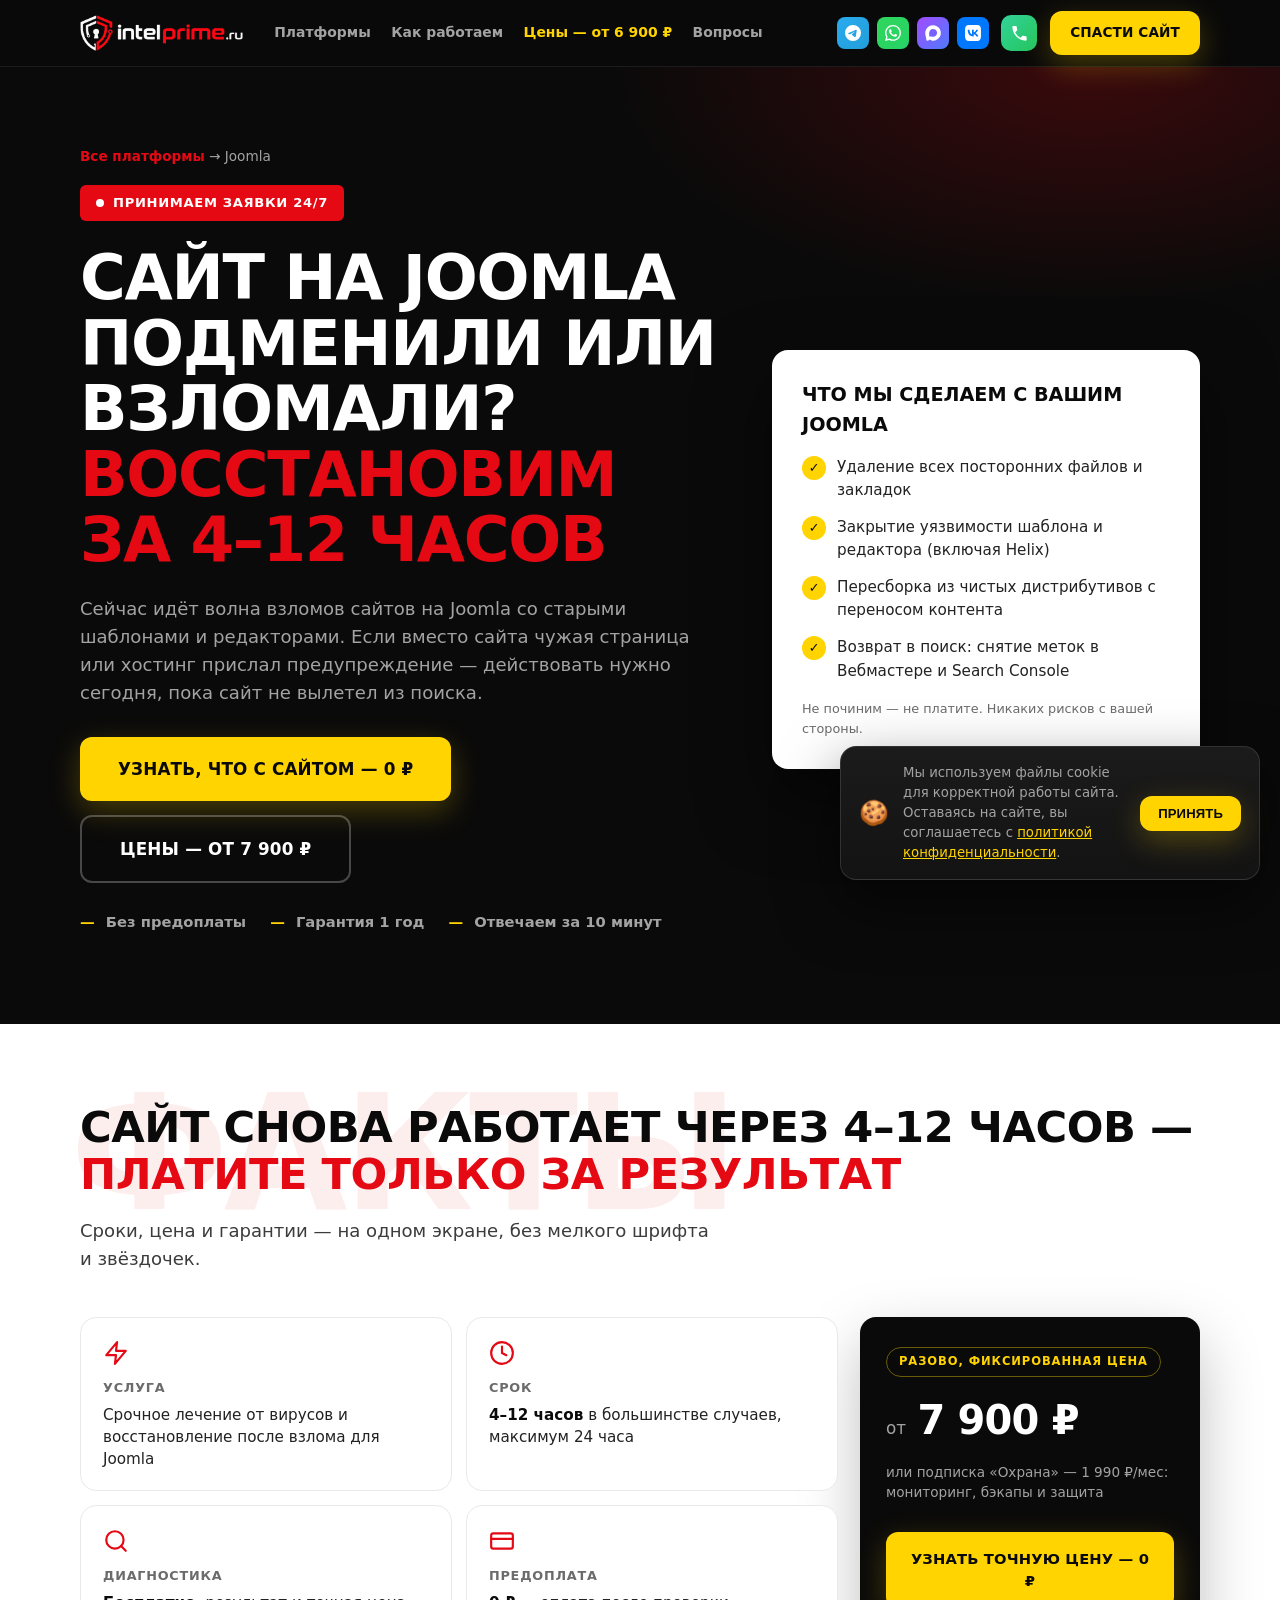
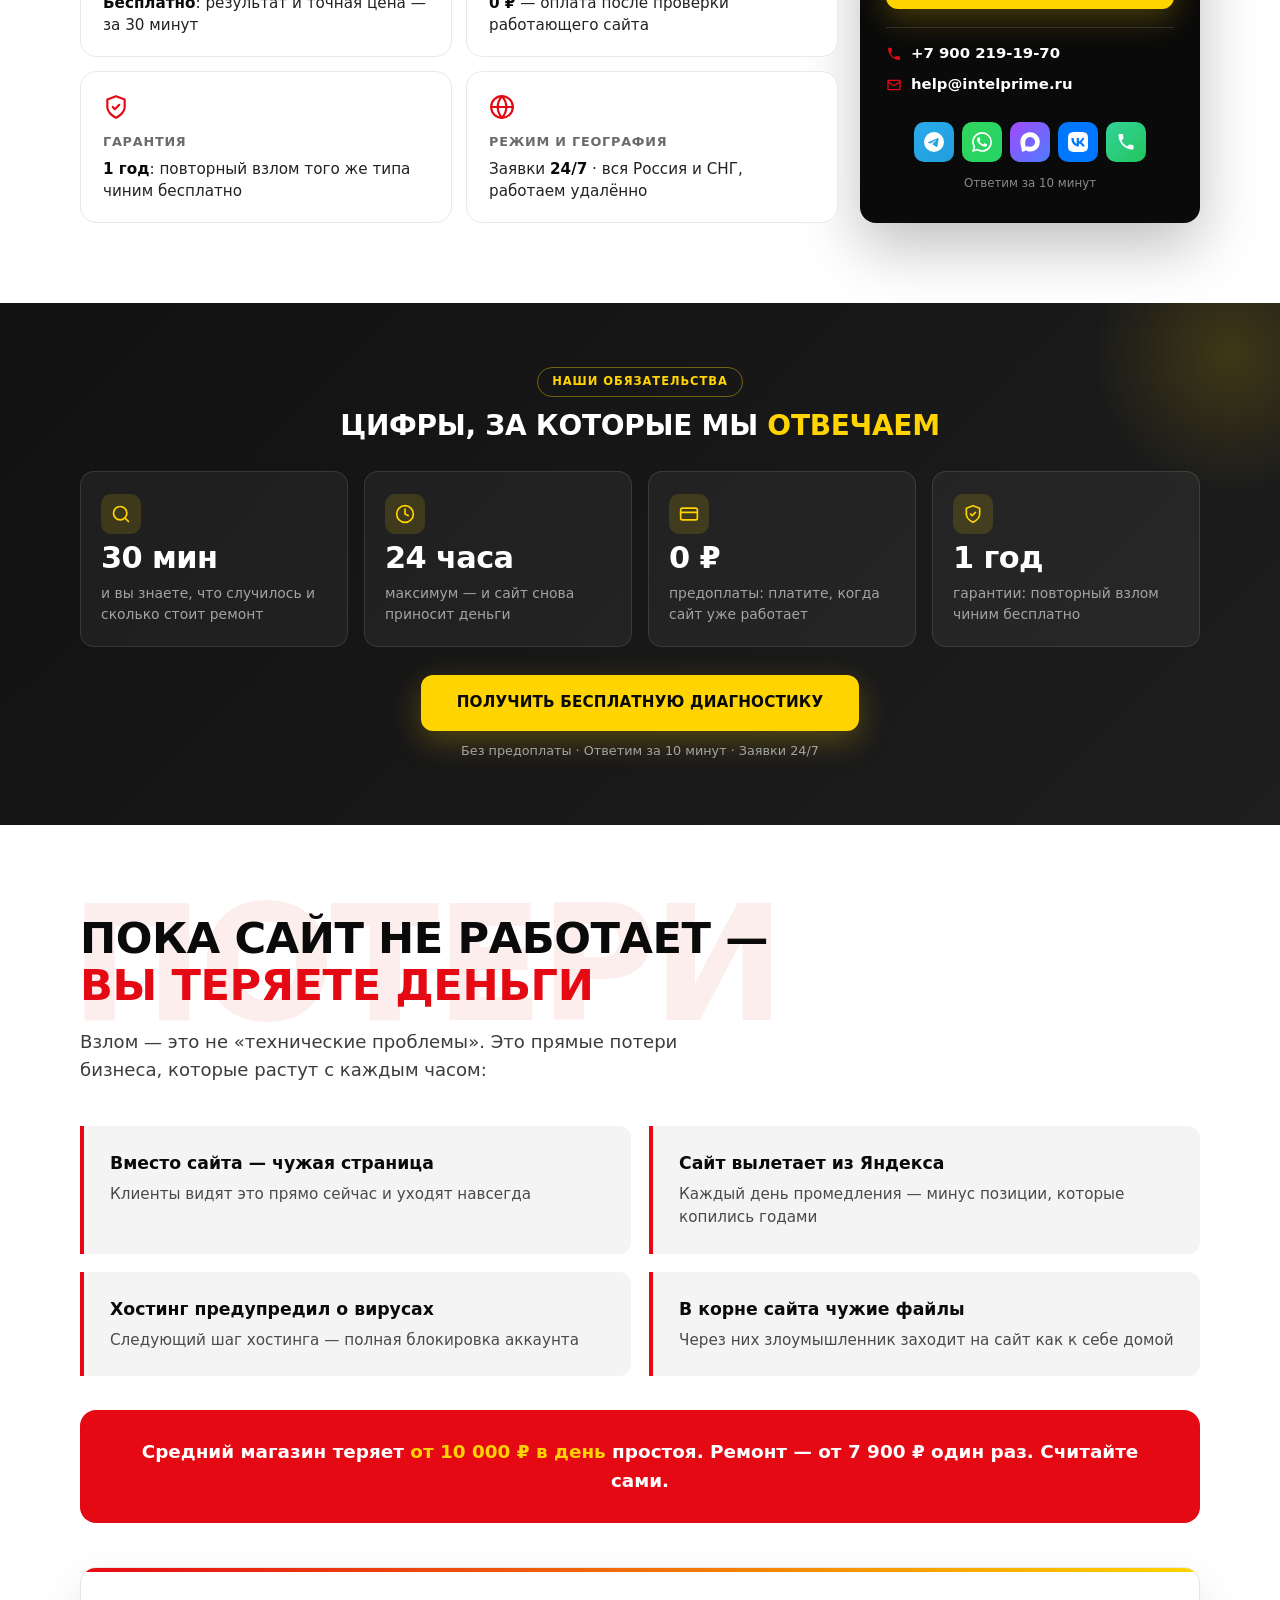
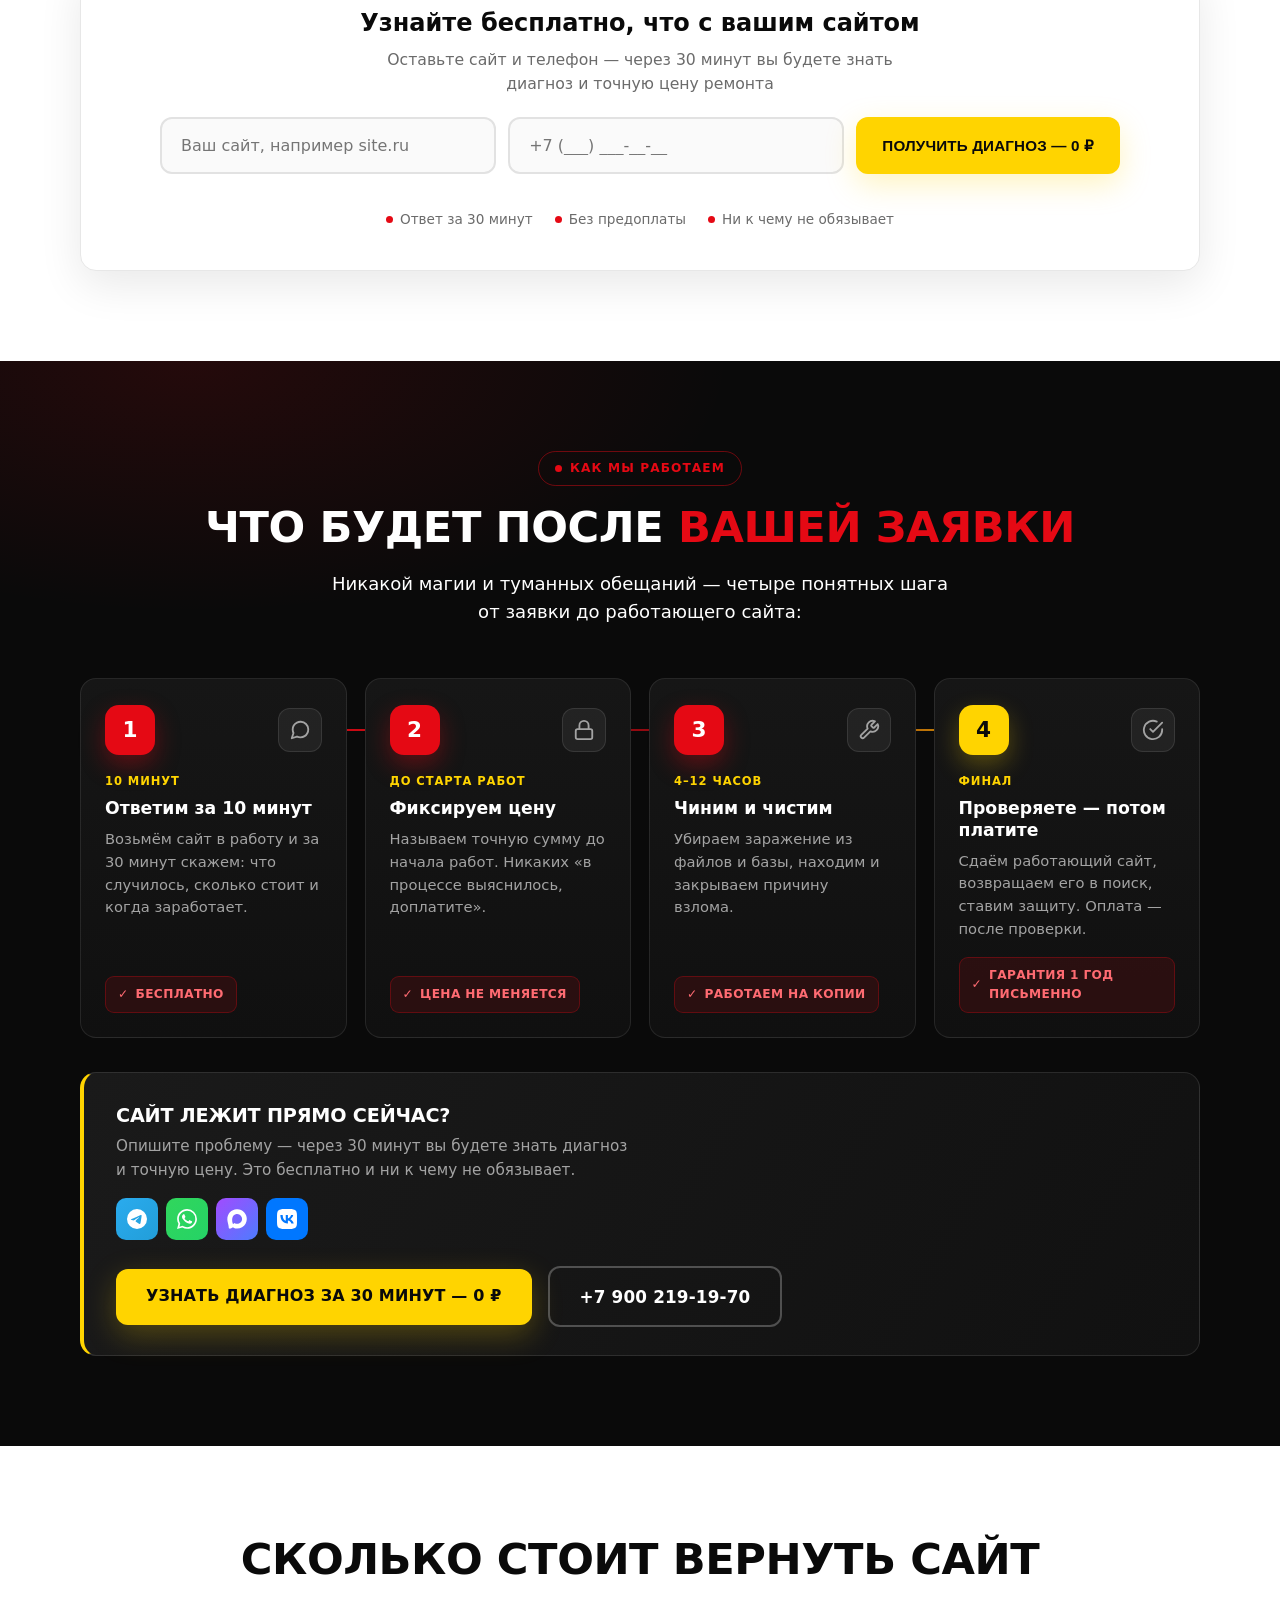
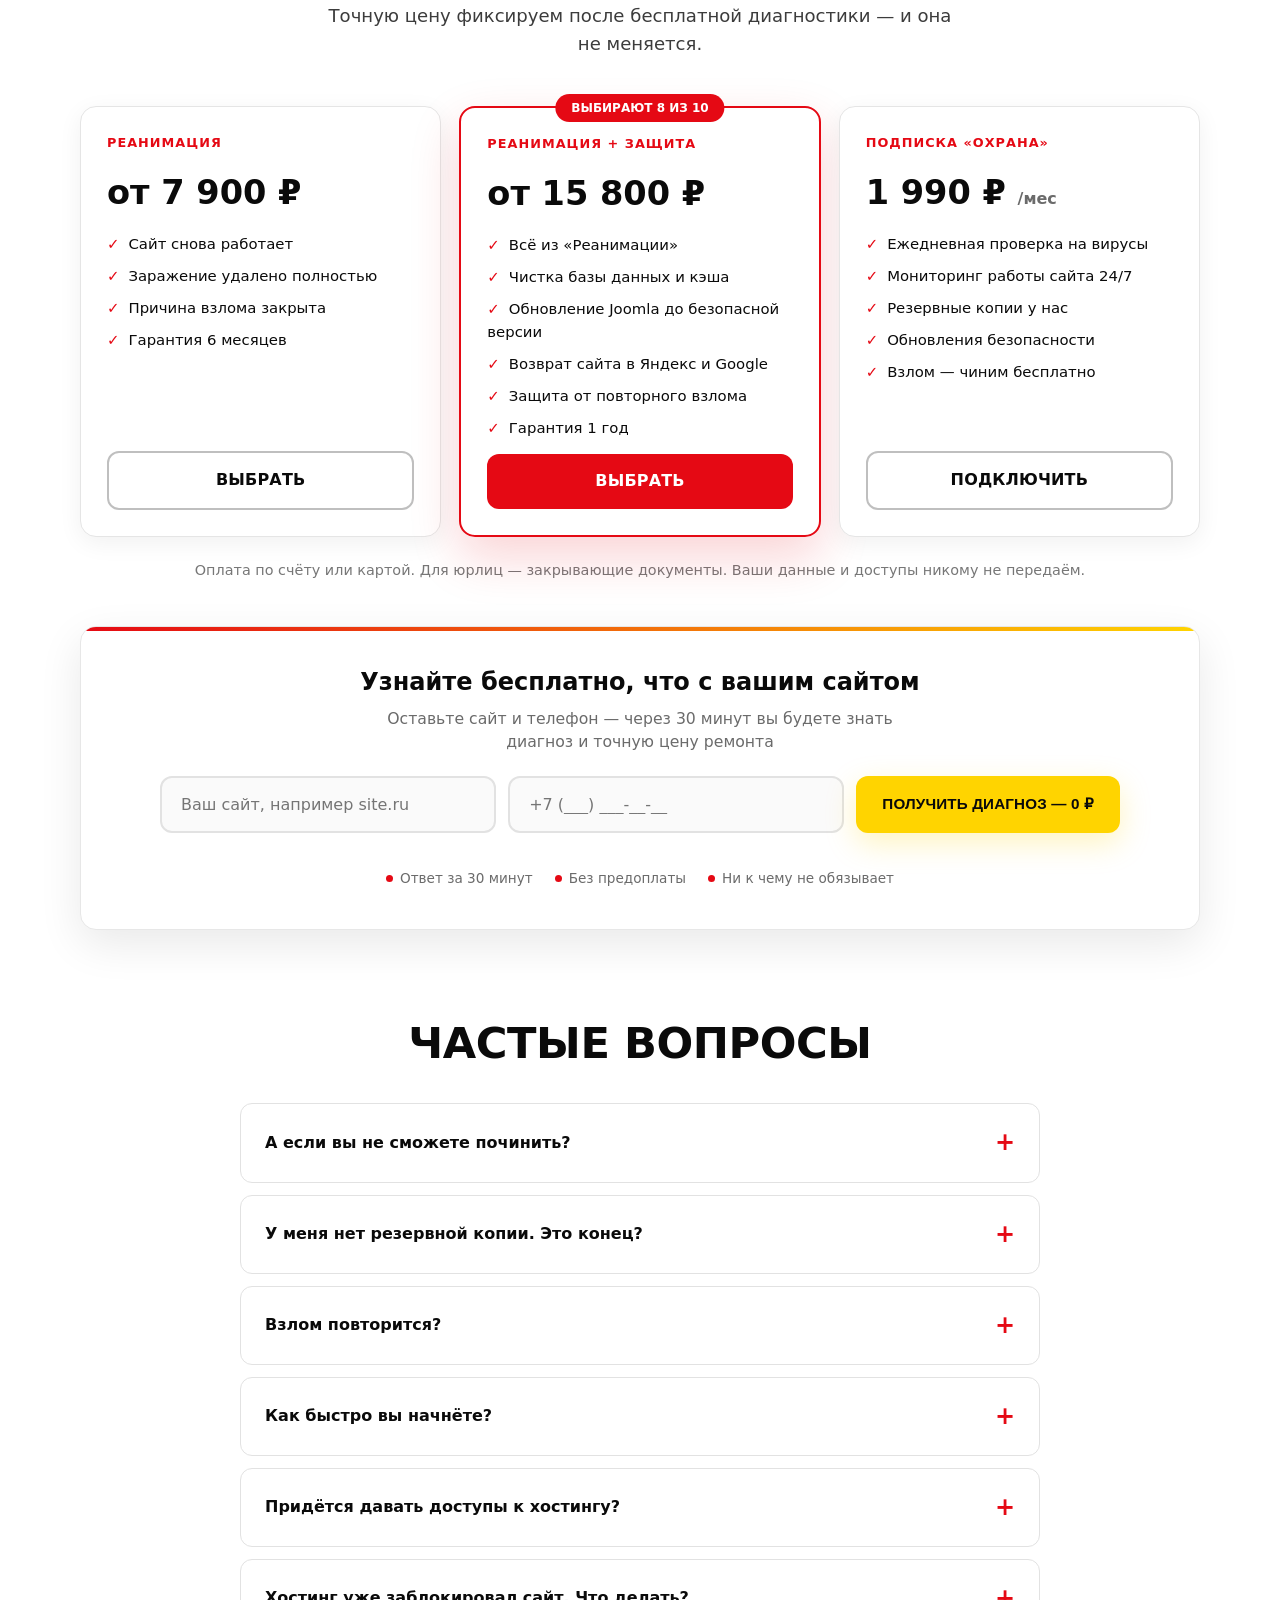
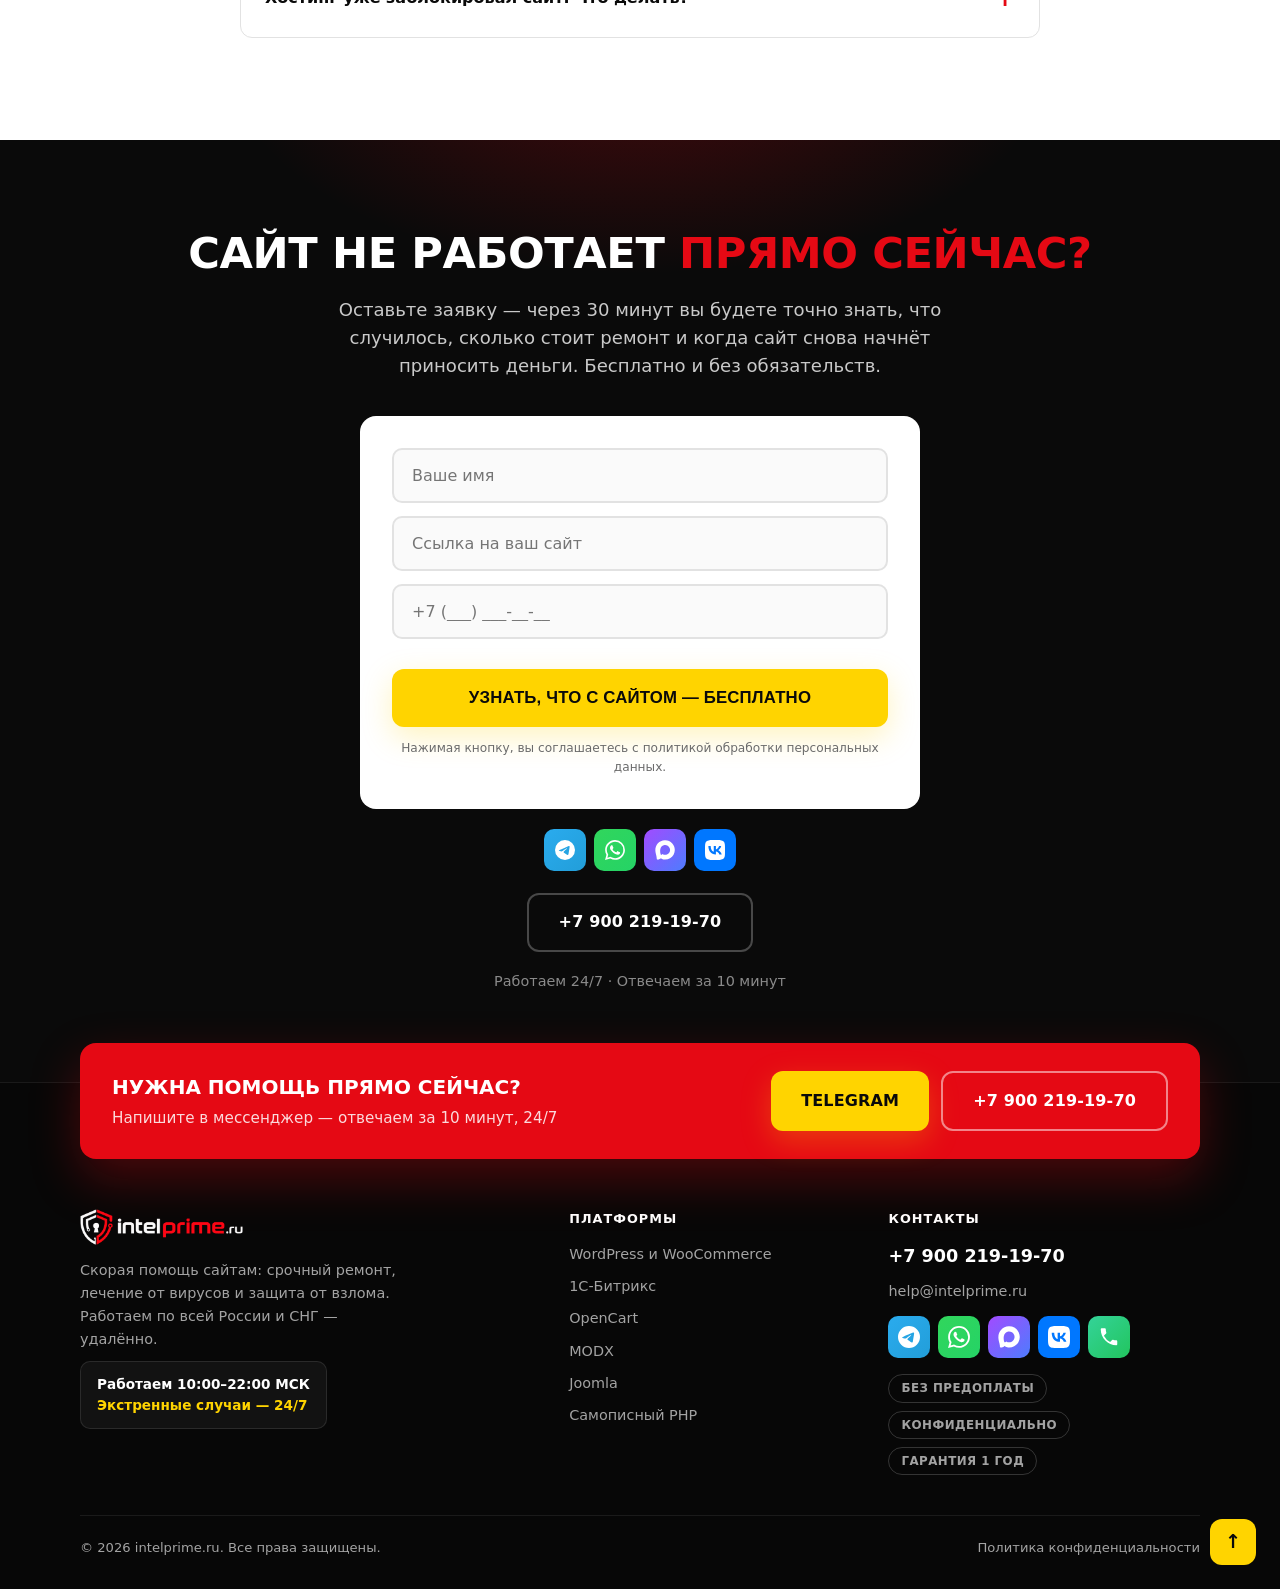
<file: joomla.html>
<!DOCTYPE html>
<html lang="ru">
<head>
<meta charset="utf-8">
<meta name="viewport" content="width=device-width, initial-scale=1">
<meta http-equiv="Content-Security-Policy" content="default-src 'self'; script-src 'self' https://mc.yandex.ru https://mc.yandex.com; style-src 'self' 'unsafe-inline' https://fonts.googleapis.com; img-src 'self' data: https://mc.yandex.ru https://mc.yandex.com; font-src 'self' https://fonts.gstatic.com; connect-src 'self' https://mc.yandex.ru https://mc.yandex.com https://mc.webvisor.org https://mc.webvisor.com wss://mc.yandex.ru wss://mc.yandex.com; frame-src https://mc.yandex.ru https://mc.yandex.com; object-src 'none'; base-uri 'self'; form-action 'self'">
<meta name="referrer" content="strict-origin-when-cross-origin">
<title>Срочный ремонт и лечение сайта на Joomla за 24 часа — без предоплаты | intelprime.ru</title>
<meta name="description" content="Сайт на Joomla взломан или не работает? Удалим вирусы и вернём сайт за 24 часа. Цена от 7 900 ₽, без предоплаты, гарантия 1 год. Бесплатная диагностика за 30 минут, работаем 24/7 по всей России.">
<meta name="keywords" content="лечение сайта joomla от вирусов, взломали сайт joomla, дефейс joomla, восстановление сайта joomla после взлома">
<meta name="robots" content="index, follow">
<link rel="canonical" href="https://intel-prime.ru/joomla.html">
<link rel="icon" type="image/png" href="assets/favicon.png">
<link rel="apple-touch-icon" href="assets/favicon.png">
<meta property="og:type" content="website">
<meta property="og:site_name" content="intelprime.ru">
<meta property="og:locale" content="ru_RU">
<meta property="og:title" content="Срочный ремонт и лечение сайта на Joomla за 24 часа — без предоплаты | intelprime.ru">
<meta property="og:description" content="Сайт на Joomla взломан или не работает? Удалим вирусы и вернём сайт за 24 часа. Цена от 7 900 ₽, без предоплаты, гарантия 1 год. Бесплатная диагностика за 30 минут, работаем 24/7 по всей России.">
<meta property="og:url" content="https://intel-prime.ru/joomla.html">
<meta property="og:image" content="https://intel-prime.ru/assets/logo.png">
<meta name="twitter:card" content="summary">
<meta name="twitter:image" content="https://intel-prime.ru/assets/logo.png">
<meta name="twitter:title" content="Срочный ремонт и лечение сайта на Joomla за 24 часа — без предоплаты | intelprime.ru">
<meta name="twitter:description" content="Сайт на Joomla взломан или не работает? Удалим вирусы и вернём сайт за 24 часа. Цена от 7 900 ₽, без предоплаты, гарантия 1 год. Бесплатная диагностика за 30 минут, работаем 24/7 по всей России.">
<link rel="preconnect" href="https://fonts.googleapis.com">
<link href="https://fonts.googleapis.com/css2?family=Inter:wght@400;600;700;800;900&display=swap" rel="stylesheet">
<link rel="stylesheet" href="assets/style.css">
<script type="application/ld+json">{"@context": "https://schema.org", "@graph": [{"@type": "ProfessionalService", "@id": "https://intel-prime.ru/#org", "name": "intelprime.ru", "alternateName": "Скорая помощь сайтам intelprime.ru", "url": "https://intel-prime.ru/", "logo": "https://intel-prime.ru/assets/logo.png", "image": "https://intel-prime.ru/assets/logo.png", "telephone": "+79002191970", "email": "help@intelprime.ru", "description": "Срочное лечение сайтов от вирусов и восстановление после взлома за 24 часа. Без предоплаты, гарантия 1 год.", "areaServed": {"@type": "Country", "name": "Россия"}, "availableLanguage": ["ru"], "priceRange": "6900-30000 RUB", "currenciesAccepted": "RUB", "openingHours": "Mo-Su 00:00-24:00", "sameAs": ["https://t.me/intel_prime", "https://wa.me/79082857007", "https://max.ru/u/f9LHodD0cOK1e9zbvqqBwfyp-v51tQbrtZB05QeizJUBPKNbS9ZXcv-oo0c", "https://vk.com/intel_prime"], "knowsAbout": ["лечение сайта от вирусов", "восстановление сайта после взлома", "WordPress", "WooCommerce", "1С-Битрикс", "OpenCart", "MODX", "Joomla", "аудит безопасности PHP-сайтов"], "contactPoint": [{"@type": "ContactPoint", "telephone": "+79002191970", "email": "help@intelprime.ru", "contactType": "customer support", "availableLanguage": ["ru"], "hoursAvailable": {"@type": "OpeningHoursSpecification", "dayOfWeek": ["Monday", "Tuesday", "Wednesday", "Thursday", "Friday", "Saturday", "Sunday"], "opens": "00:00", "closes": "23:59"}}], "hasOfferCatalog": {"@type": "OfferCatalog", "name": "Ремонт и защита сайтов", "itemListElement": [{"@type": "Offer", "itemOffered": {"@type": "Service", "name": "Лечение и восстановление сайта на WordPress и WooCommerce"}, "price": "6900", "priceCurrency": "RUB", "url": "https://intel-prime.ru/wordpress.html"}, {"@type": "Offer", "itemOffered": {"@type": "Service", "name": "Лечение и восстановление сайта на 1С-Битрикс"}, "price": "14900", "priceCurrency": "RUB", "url": "https://intel-prime.ru/bitrix.html"}, {"@type": "Offer", "itemOffered": {"@type": "Service", "name": "Лечение и восстановление сайта на OpenCart"}, "price": "9900", "priceCurrency": "RUB", "url": "https://intel-prime.ru/opencart.html"}, {"@type": "Offer", "itemOffered": {"@type": "Service", "name": "Лечение и восстановление сайта на MODX"}, "price": "9900", "priceCurrency": "RUB", "url": "https://intel-prime.ru/modx.html"}, {"@type": "Offer", "itemOffered": {"@type": "Service", "name": "Лечение и восстановление сайта на Joomla"}, "price": "7900", "priceCurrency": "RUB", "url": "https://intel-prime.ru/joomla.html"}, {"@type": "Offer", "itemOffered": {"@type": "Service", "name": "Лечение и восстановление сайта на Самописные PHP-проекты"}, "price": "12900", "priceCurrency": "RUB", "url": "https://intel-prime.ru/php.html"}]}}, {"@type": "WebSite", "@id": "https://intel-prime.ru/#website", "url": "https://intel-prime.ru/", "name": "intelprime.ru", "inLanguage": "ru-RU", "publisher": {"@id": "https://intel-prime.ru/#org"}}, {"@type": "WebPage", "@id": "https://intel-prime.ru/joomla.html#webpage", "url": "https://intel-prime.ru/joomla.html", "name": "Срочный ремонт и лечение сайта на Joomla за 24 часа — без предоплаты | intelprime.ru", "description": "Сайт на Joomla взломан или не работает? Удалим вирусы и вернём сайт за 24 часа. Цена от 7 900 ₽, без предоплаты, гарантия 1 год. Бесплатная диагностика за 30 минут, работаем 24/7 по всей России.", "inLanguage": "ru-RU", "isPartOf": {"@id": "https://intel-prime.ru/#website"}, "about": {"@id": "https://intel-prime.ru/#org"}, "dateModified": "2026-09-01", "speakable": {"@type": "SpeakableSpecification", "cssSelector": ["h1", ".facts"]}}, {"@type": "Service", "name": "Лечение и восстановление сайта на Joomla", "provider": {"@type": "ProfessionalService", "name": "intelprime.ru", "url": "https://intel-prime.ru/"}, "areaServed": "RU", "offers": {"@type": "Offer", "price": "7900", "priceCurrency": "RUB"}}, {"@type": "BreadcrumbList", "itemListElement": [{"@type": "ListItem", "position": 1, "name": "Главная", "item": "https://intel-prime.ru/"}, {"@type": "ListItem", "position": 2, "name": "Joomla", "item": "https://intel-prime.ru/joomla.html"}]}, {"@type": "FAQPage", "mainEntity": [{"@type": "Question", "name": "А если вы не сможете починить?", "acceptedAnswer": {"@type": "Answer", "text": "Тогда вы не платите ничего. Предоплаты нет: сначала бесплатная диагностика и точная цена, оплата — после того, как вы проверили работающий сайт."}}, {"@type": "Question", "name": "У меня нет резервной копии. Это конец?", "acceptedAnswer": {"@type": "Answer", "text": "Нет. Восстанавливаем и без бэкапа: пересобираем сайт из чистых дистрибутивов и переносим ваш контент и базу."}}, {"@type": "Question", "name": "Взлом повторится?", "acceptedAnswer": {"@type": "Answer", "text": "Мы закрываем причину взлома, а не только следы. Если в течение года сайт взломают тем же способом — чиним бесплатно."}}, {"@type": "Question", "name": "Как быстро вы начнёте?", "acceptedAnswer": {"@type": "Answer", "text": "Отвечаем в течение 10 минут, работаем 24/7. Большинство сайтов возвращаем к жизни за 4–12 часов, максимум — сутки."}}]}]}</script>
</head>
<body>
<header>
  <div class="container nav">
    <a class="logo" href="index.html"><img src="assets/logo.png" alt="IntelPrime — защита от взлома сайтов"></a>
    <nav class="nav-links">
      <a href="index.html#cms">Платформы</a>
      <a href="joomla.html#process">Как работаем</a>
      <a class="nav-hot" href="joomla.html#pricing">Цены — от 6 900 ₽</a>
      <a href="joomla.html#faq">Вопросы</a>
    </nav>
    <div class="socials nav-socials">
      <a class="soc-tg" href="https://t.me/intel_prime" target="_blank" rel="noopener" aria-label="Telegram" title="Telegram"><svg class="icn" aria-hidden="true" role="img" viewBox="0 0 24 24" xmlns="http://www.w3.org/2000/svg"><title>Telegram</title><path d="M11.944 0A12 12 0 0 0 0 12a12 12 0 0 0 12 12 12 12 0 0 0 12-12A12 12 0 0 0 12 0a12 12 0 0 0-.056 0zm4.962 7.224c.1-.002.321.023.465.14a.506.506 0 0 1 .171.325c.016.093.036.306.02.472-.18 1.898-.962 6.502-1.36 8.627-.168.9-.499 1.201-.82 1.23-.696.065-1.225-.46-1.9-.902-1.056-.693-1.653-1.124-2.678-1.8-1.185-.78-.417-1.21.258-1.91.177-.184 3.247-2.977 3.307-3.23.007-.032.014-.15-.056-.212s-.174-.041-.249-.024c-.106.024-1.793 1.14-5.061 3.345-.48.33-.913.49-1.302.48-.428-.008-1.252-.241-1.865-.44-.752-.245-1.349-.374-1.297-.789.027-.216.325-.437.893-.663 3.498-1.524 5.83-2.529 6.998-3.014 3.332-1.386 4.025-1.627 4.476-1.635z"/></svg></a>
      <a class="soc-wa" href="https://wa.me/79082857007" target="_blank" rel="noopener" aria-label="WhatsApp" title="WhatsApp"><svg class="icn" aria-hidden="true" role="img" viewBox="0 0 24 24" xmlns="http://www.w3.org/2000/svg"><title>WhatsApp</title><path d="M17.472 14.382c-.297-.149-1.758-.867-2.03-.967-.273-.099-.471-.148-.67.15-.197.297-.767.966-.94 1.164-.173.199-.347.223-.644.075-.297-.15-1.255-.463-2.39-1.475-.883-.788-1.48-1.761-1.653-2.059-.173-.297-.018-.458.13-.606.134-.133.298-.347.446-.52.149-.174.198-.298.298-.497.099-.198.05-.371-.025-.52-.075-.149-.669-1.612-.916-2.207-.242-.579-.487-.5-.669-.51-.173-.008-.371-.01-.57-.01-.198 0-.52.074-.792.372-.272.297-1.04 1.016-1.04 2.479 0 1.462 1.065 2.875 1.213 3.074.149.198 2.096 3.2 5.077 4.487.709.306 1.262.489 1.694.625.712.227 1.36.195 1.871.118.571-.085 1.758-.719 2.006-1.413.248-.694.248-1.289.173-1.413-.074-.124-.272-.198-.57-.347m-5.421 7.403h-.004a9.87 9.87 0 01-5.031-1.378l-.361-.214-3.741.982.998-3.648-.235-.374a9.86 9.86 0 01-1.51-5.26c.001-5.45 4.436-9.884 9.888-9.884 2.64 0 5.122 1.03 6.988 2.898a9.825 9.825 0 012.893 6.994c-.003 5.45-4.437 9.884-9.885 9.884m8.413-18.297A11.815 11.815 0 0012.05 0C5.495 0 .16 5.335.157 11.892c0 2.096.547 4.142 1.588 5.945L.057 24l6.305-1.654a11.882 11.882 0 005.683 1.448h.005c6.554 0 11.89-5.335 11.893-11.893a11.821 11.821 0 00-3.48-8.413Z"/></svg></a>
      <a class="soc-max" href="https://max.ru/u/f9LHodD0cOK1e9zbvqqBwfyp-v51tQbrtZB05QeizJUBPKNbS9ZXcv-oo0c" target="_blank" rel="noopener" aria-label="MAX" title="MAX"><svg class="icn" aria-hidden="true" role="img" viewBox="0 0 720 720" xmlns="http://www.w3.org/2000/svg"><title>MAX</title><path d="M350.4,9.6C141.8,20.5,4.1,184.1,12.8,390.4c3.8,90.3,40.1,168,48.7,253.7,2.2,22.2-4.2,49.6,21.4,59.3,31.5,11.9,79.8-8.1,106.2-26.4,9-6.1,17.6-13.2,24.2-22,27.3,18.1,53.2,35.6,85.7,43.4,143.1,34.3,299.9-44.2,369.6-170.3C799.6,291.2,622.5-4.6,350.4,9.6h0ZM269.4,504c-11.3,8.8-22.2,20.8-34.7,27.7-18.1,9.7-23.7-.4-30.5-16.4-21.4-50.9-24-137.6-11.5-190.9,16.8-72.5,72.9-136.3,150-143.1,78-6.9,150.4,32.7,183.1,104.2,72.4,159.1-112.9,316.2-256.4,218.6h0Z"/></svg></a>
      <a class="soc-vk" href="https://vk.com/intel_prime" target="_blank" rel="noopener" aria-label="ВКонтакте" title="ВКонтакте"><svg class="icn" aria-hidden="true" role="img" viewBox="0 0 24 24" xmlns="http://www.w3.org/2000/svg"><title>VK</title><path d="m9.489.004.729-.003h3.564l.73.003.914.01.433.007.418.011.403.014.388.016.374.021.36.025.345.03.333.033c1.74.196 2.933.616 3.833 1.516.9.9 1.32 2.092 1.516 3.833l.034.333.029.346.025.36.02.373.025.588.012.41.013.644.009.915.004.98-.001 3.313-.003.73-.01.914-.007.433-.011.418-.014.403-.016.388-.021.374-.025.36-.03.345-.033.333c-.196 1.74-.616 2.933-1.516 3.833-.9.9-2.092 1.32-3.833 1.516l-.333.034-.346.029-.36.025-.373.02-.588.025-.41.012-.644.013-.915.009-.98.004-3.313-.001-.73-.003-.914-.01-.433-.007-.418-.011-.403-.014-.388-.016-.374-.021-.36-.025-.345-.03-.333-.033c-1.74-.196-2.933-.616-3.833-1.516-.9-.9-1.32-2.092-1.516-3.833l-.034-.333-.029-.346-.025-.36-.02-.373-.025-.588-.012-.41-.013-.644-.009-.915-.004-.98.001-3.313.003-.73.01-.914.007-.433.011-.418.014-.403.016-.388.021-.374.025-.36.03-.345.033-.333c.196-1.74.616-2.933 1.516-3.833.9-.9 2.092-1.32 3.833-1.516l.333-.034.346-.029.36-.025.373-.02.588-.025.41-.012.644-.013.915-.009ZM6.79 7.3H4.05c.13 6.24 3.25 9.99 8.72 9.99h.31v-3.57c2.01.2 3.53 1.67 4.14 3.57h2.84c-.78-2.84-2.83-4.41-4.11-5.01 1.28-.74 3.08-2.54 3.51-4.98h-2.58c-.56 1.98-2.22 3.78-3.8 3.95V7.3H10.5v6.92c-1.6-.4-3.62-2.34-3.71-6.92Z"/></svg></a>
    </div>
    <a class="nav-phone" href="tel:+79002191970">+7 900 219-19-70</a>
    <a class="nav-phone-icon soc-ph" href="tel:+79002191970" aria-label="Позвонить"><svg class="icn" aria-hidden="true" role="img" viewBox="0 0 24 24" xmlns="http://www.w3.org/2000/svg"><title>Телефон</title><path d="M6.62 10.79a15.05 15.05 0 0 0 6.59 6.59l2.2-2.2a1 1 0 0 1 1.02-.24c1.12.37 2.33.57 3.57.57a1 1 0 0 1 1 1V20a1 1 0 0 1-1 1C10.85 21 3 13.15 3 3.5a1 1 0 0 1 1-1H7.5a1 1 0 0 1 1 1c0 1.24.2 2.45.57 3.57a1 1 0 0 1-.25 1.02l-2.2 2.2z"/></svg></a>
    <a class="btn btn-cta nav-cta" href="joomla.html#contact">Спасти сайт</a>
    <button class="burger" id="burger" aria-label="Открыть меню" aria-expanded="false"><span></span><span></span><span></span></button>
  </div>
</header>
<div class="mm-overlay" id="mm-overlay"></div>
<div class="mobile-menu" id="mobile-menu" aria-hidden="true" inert>
    <div class="mm-head">
      <a class="logo" href="index.html"><img src="assets/logo.png" alt="IntelPrime — защита от взлома сайтов"></a>
      <button class="mm-close" id="mm-close" aria-label="Закрыть меню">✕</button>
    </div>
    <nav>
      <a href="index.html#cms">Платформы</a>
      <a href="joomla.html#process">Как работаем</a>
      <a href="joomla.html#pricing">Цены</a>
      <a href="joomla.html#faq">Вопросы</a>
      <a href="joomla.html#contact" class="mm-cta">Спасти сайт — 0 ₽</a>
    </nav>
    <a class="mm-phone" href="tel:+79002191970"><svg class="icn" aria-hidden="true" role="img" viewBox="0 0 24 24" xmlns="http://www.w3.org/2000/svg"><title>Телефон</title><path d="M6.62 10.79a15.05 15.05 0 0 0 6.59 6.59l2.2-2.2a1 1 0 0 1 1.02-.24c1.12.37 2.33.57 3.57.57a1 1 0 0 1 1 1V20a1 1 0 0 1-1 1C10.85 21 3 13.15 3 3.5a1 1 0 0 1 1-1H7.5a1 1 0 0 1 1 1c0 1.24.2 2.45.57 3.57a1 1 0 0 1-.25 1.02l-2.2 2.2z"/></svg>+7 900 219-19-70</a>
    <div class="socials mm-socials">
      <a class="soc-tg" href="https://t.me/intel_prime" target="_blank" rel="noopener" aria-label="Telegram" title="Telegram"><svg class="icn" aria-hidden="true" role="img" viewBox="0 0 24 24" xmlns="http://www.w3.org/2000/svg"><title>Telegram</title><path d="M11.944 0A12 12 0 0 0 0 12a12 12 0 0 0 12 12 12 12 0 0 0 12-12A12 12 0 0 0 12 0a12 12 0 0 0-.056 0zm4.962 7.224c.1-.002.321.023.465.14a.506.506 0 0 1 .171.325c.016.093.036.306.02.472-.18 1.898-.962 6.502-1.36 8.627-.168.9-.499 1.201-.82 1.23-.696.065-1.225-.46-1.9-.902-1.056-.693-1.653-1.124-2.678-1.8-1.185-.78-.417-1.21.258-1.91.177-.184 3.247-2.977 3.307-3.23.007-.032.014-.15-.056-.212s-.174-.041-.249-.024c-.106.024-1.793 1.14-5.061 3.345-.48.33-.913.49-1.302.48-.428-.008-1.252-.241-1.865-.44-.752-.245-1.349-.374-1.297-.789.027-.216.325-.437.893-.663 3.498-1.524 5.83-2.529 6.998-3.014 3.332-1.386 4.025-1.627 4.476-1.635z"/></svg></a>
      <a class="soc-wa" href="https://wa.me/79082857007" target="_blank" rel="noopener" aria-label="WhatsApp" title="WhatsApp"><svg class="icn" aria-hidden="true" role="img" viewBox="0 0 24 24" xmlns="http://www.w3.org/2000/svg"><title>WhatsApp</title><path d="M17.472 14.382c-.297-.149-1.758-.867-2.03-.967-.273-.099-.471-.148-.67.15-.197.297-.767.966-.94 1.164-.173.199-.347.223-.644.075-.297-.15-1.255-.463-2.39-1.475-.883-.788-1.48-1.761-1.653-2.059-.173-.297-.018-.458.13-.606.134-.133.298-.347.446-.52.149-.174.198-.298.298-.497.099-.198.05-.371-.025-.52-.075-.149-.669-1.612-.916-2.207-.242-.579-.487-.5-.669-.51-.173-.008-.371-.01-.57-.01-.198 0-.52.074-.792.372-.272.297-1.04 1.016-1.04 2.479 0 1.462 1.065 2.875 1.213 3.074.149.198 2.096 3.2 5.077 4.487.709.306 1.262.489 1.694.625.712.227 1.36.195 1.871.118.571-.085 1.758-.719 2.006-1.413.248-.694.248-1.289.173-1.413-.074-.124-.272-.198-.57-.347m-5.421 7.403h-.004a9.87 9.87 0 01-5.031-1.378l-.361-.214-3.741.982.998-3.648-.235-.374a9.86 9.86 0 01-1.51-5.26c.001-5.45 4.436-9.884 9.888-9.884 2.64 0 5.122 1.03 6.988 2.898a9.825 9.825 0 012.893 6.994c-.003 5.45-4.437 9.884-9.885 9.884m8.413-18.297A11.815 11.815 0 0012.05 0C5.495 0 .16 5.335.157 11.892c0 2.096.547 4.142 1.588 5.945L.057 24l6.305-1.654a11.882 11.882 0 005.683 1.448h.005c6.554 0 11.89-5.335 11.893-11.893a11.821 11.821 0 00-3.48-8.413Z"/></svg></a>
      <a class="soc-max" href="https://max.ru/u/f9LHodD0cOK1e9zbvqqBwfyp-v51tQbrtZB05QeizJUBPKNbS9ZXcv-oo0c" target="_blank" rel="noopener" aria-label="MAX" title="MAX"><svg class="icn" aria-hidden="true" role="img" viewBox="0 0 720 720" xmlns="http://www.w3.org/2000/svg"><title>MAX</title><path d="M350.4,9.6C141.8,20.5,4.1,184.1,12.8,390.4c3.8,90.3,40.1,168,48.7,253.7,2.2,22.2-4.2,49.6,21.4,59.3,31.5,11.9,79.8-8.1,106.2-26.4,9-6.1,17.6-13.2,24.2-22,27.3,18.1,53.2,35.6,85.7,43.4,143.1,34.3,299.9-44.2,369.6-170.3C799.6,291.2,622.5-4.6,350.4,9.6h0ZM269.4,504c-11.3,8.8-22.2,20.8-34.7,27.7-18.1,9.7-23.7-.4-30.5-16.4-21.4-50.9-24-137.6-11.5-190.9,16.8-72.5,72.9-136.3,150-143.1,78-6.9,150.4,32.7,183.1,104.2,72.4,159.1-112.9,316.2-256.4,218.6h0Z"/></svg></a>
      <a class="soc-vk" href="https://vk.com/intel_prime" target="_blank" rel="noopener" aria-label="ВКонтакте" title="ВКонтакте"><svg class="icn" aria-hidden="true" role="img" viewBox="0 0 24 24" xmlns="http://www.w3.org/2000/svg"><title>VK</title><path d="m9.489.004.729-.003h3.564l.73.003.914.01.433.007.418.011.403.014.388.016.374.021.36.025.345.03.333.033c1.74.196 2.933.616 3.833 1.516.9.9 1.32 2.092 1.516 3.833l.034.333.029.346.025.36.02.373.025.588.012.41.013.644.009.915.004.98-.001 3.313-.003.73-.01.914-.007.433-.011.418-.014.403-.016.388-.021.374-.025.36-.03.345-.033.333c-.196 1.74-.616 2.933-1.516 3.833-.9.9-2.092 1.32-3.833 1.516l-.333.034-.346.029-.36.025-.373.02-.588.025-.41.012-.644.013-.915.009-.98.004-3.313-.001-.73-.003-.914-.01-.433-.007-.418-.011-.403-.014-.388-.016-.374-.021-.36-.025-.345-.03-.333-.033c-1.74-.196-2.933-.616-3.833-1.516-.9-.9-1.32-2.092-1.516-3.833l-.034-.333-.029-.346-.025-.36-.02-.373-.025-.588-.012-.41-.013-.644-.009-.915-.004-.98.001-3.313.003-.73.01-.914.007-.433.011-.418.014-.403.016-.388.021-.374.025-.36.03-.345.033-.333c.196-1.74.616-2.933 1.516-3.833.9-.9 2.092-1.32 3.833-1.516l.333-.034.346-.029.36-.025.373-.02.588-.025.41-.012.644-.013.915-.009ZM6.79 7.3H4.05c.13 6.24 3.25 9.99 8.72 9.99h.31v-3.57c2.01.2 3.53 1.67 4.14 3.57h2.84c-.78-2.84-2.83-4.41-4.11-5.01 1.28-.74 3.08-2.54 3.51-4.98h-2.58c-.56 1.98-2.22 3.78-3.8 3.95V7.3H10.5v6.92c-1.6-.4-3.62-2.34-3.71-6.92Z"/></svg></a>
      <a class="soc-ph" href="tel:+79002191970" aria-label="Позвонить" title="Позвонить"><svg class="icn" aria-hidden="true" role="img" viewBox="0 0 24 24" xmlns="http://www.w3.org/2000/svg"><title>Телефон</title><path d="M6.62 10.79a15.05 15.05 0 0 0 6.59 6.59l2.2-2.2a1 1 0 0 1 1.02-.24c1.12.37 2.33.57 3.57.57a1 1 0 0 1 1 1V20a1 1 0 0 1-1 1C10.85 21 3 13.15 3 3.5a1 1 0 0 1 1-1H7.5a1 1 0 0 1 1 1c0 1.24.2 2.45.57 3.57a1 1 0 0 1-.25 1.02l-2.2 2.2z"/></svg></a>
    </div>
</div>

<section class="hero">
  <div class="container">
    <div class="crumbs"><a href="index.html">Все платформы</a> → Joomla</div>
    <div class="hero-grid">
      <div>
        <div class="badge"><span class="pulse"></span>Принимаем заявки 24/7</div>
        <h1>Сайт на Joomla подменили или взломали?<br><em>Восстановим за 4–12 часов</em></h1>
        <p class="lead">Сейчас идёт волна взломов сайтов на Joomla со старыми шаблонами и редакторами. Если вместо сайта чужая страница или хостинг прислал предупреждение — действовать нужно сегодня, пока сайт не вылетел из поиска.</p>
        <div class="hero-ctas">
          <a class="btn btn-cta btn-lg" href="#contact">Узнать, что с сайтом — 0 ₽</a>
          <a class="btn btn-outline btn-lg" href="#pricing">Цены — от 7 900 ₽</a>
        </div>
        <div class="hero-points">
          <span><b>—</b> Без предоплаты</span>
          <span><b>—</b> Гарантия 1 год</span>
          <span><b>—</b> Отвечаем за 10 минут</span>
        </div>
      </div>
      <div class="promise reveal visible">
        <h3>Что мы сделаем с вашим Joomla</h3>
        <ul><li><span class="ic">✓</span>Удаление всех посторонних файлов и закладок</li><li><span class="ic">✓</span>Закрытие уязвимости шаблона и редактора (включая Helix)</li><li><span class="ic">✓</span>Пересборка из чистых дистрибутивов с переносом контента</li><li><span class="ic">✓</span>Возврат в поиск: снятие меток в Вебмастере и Search Console</li></ul>
        <p class="fine">Не починим — не платите. Никаких рисков с вашей стороны.</p>
      </div>
    </div>
  </div>
</section>

<section class="light facts-sec" id="short">
  <div class="container">
    <div class="wm" data-wm="Факты"><h2>Сайт снова работает через 4–12 часов —<br><span class="red">платите только за результат</span></h2>
    <p class="lead">Сроки, цена и гарантии — на одном экране, без мелкого шрифта и звёздочек.</p></div>
    <div class="facts-wrap">
      <dl class="facts"><div class="fact reveal"><svg class="fact-ic" aria-hidden="true" viewBox="0 0 24 24" fill="none" stroke="currentColor" stroke-width="2" stroke-linecap="round" stroke-linejoin="round"><polygon points="13 2 3 14 12 14 11 22 21 10 12 10 13 2"/></svg><dt>Услуга</dt><dd>Срочное лечение от вирусов и восстановление после взлома для Joomla</dd></div><div class="fact reveal"><svg class="fact-ic" aria-hidden="true" viewBox="0 0 24 24" fill="none" stroke="currentColor" stroke-width="2" stroke-linecap="round" stroke-linejoin="round"><circle cx="12" cy="12" r="10"/><polyline points="12 6 12 12 16 14"/></svg><dt>Срок</dt><dd><b>4–12 часов</b> в большинстве случаев, максимум 24 часа</dd></div><div class="fact reveal"><svg class="fact-ic" aria-hidden="true" viewBox="0 0 24 24" fill="none" stroke="currentColor" stroke-width="2" stroke-linecap="round" stroke-linejoin="round"><circle cx="11" cy="11" r="8"/><line x1="21" y1="21" x2="16.65" y2="16.65"/></svg><dt>Диагностика</dt><dd><b>Бесплатно</b>: результат и точная цена — за 30 минут</dd></div><div class="fact reveal"><svg class="fact-ic" aria-hidden="true" viewBox="0 0 24 24" fill="none" stroke="currentColor" stroke-width="2" stroke-linecap="round" stroke-linejoin="round"><rect x="2" y="5" width="20" height="14" rx="2"/><line x1="2" y1="10" x2="22" y2="10"/></svg><dt>Предоплата</dt><dd><b>0 ₽</b> — оплата после проверки работающего сайта</dd></div><div class="fact reveal"><svg class="fact-ic" aria-hidden="true" viewBox="0 0 24 24" fill="none" stroke="currentColor" stroke-width="2" stroke-linecap="round" stroke-linejoin="round"><path d="M12 22s8-4 8-10V5l-8-3-8 3v7c0 6 8 10 8 10z"/><polyline points="9 12 11 14 15 10"/></svg><dt>Гарантия</dt><dd><b>1 год</b>: повторный взлом того же типа чиним бесплатно</dd></div><div class="fact reveal"><svg class="fact-ic" aria-hidden="true" viewBox="0 0 24 24" fill="none" stroke="currentColor" stroke-width="2" stroke-linecap="round" stroke-linejoin="round"><circle cx="12" cy="12" r="10"/><line x1="2" y1="12" x2="22" y2="12"/><path d="M12 2a15.3 15.3 0 0 1 4 10 15.3 15.3 0 0 1-4 10 15.3 15.3 0 0 1-4-10 15.3 15.3 0 0 1 4-10z"/></svg><dt>Режим и география</dt><dd>Заявки <b>24/7</b> · вся Россия и СНГ, работаем удалённо</dd></div></dl>
      <aside class="facts-cta reveal">
        <span class="facts-cta-tag">Разово, фиксированная цена</span>
        <div class="facts-price">от <b>7 900 ₽</b></div>
        <p class="facts-price-note">или подписка «Охрана» — 1 990 ₽/мес: мониторинг, бэкапы и защита</p>
        <a class="btn btn-cta facts-btn" href="index.html#cms">Узнать точную цену — 0 ₽</a>
        <div class="facts-contacts">
          <a href="tel:+79002191970"><svg class="icn" aria-hidden="true" role="img" viewBox="0 0 24 24" xmlns="http://www.w3.org/2000/svg"><title>Телефон</title><path d="M6.62 10.79a15.05 15.05 0 0 0 6.59 6.59l2.2-2.2a1 1 0 0 1 1.02-.24c1.12.37 2.33.57 3.57.57a1 1 0 0 1 1 1V20a1 1 0 0 1-1 1C10.85 21 3 13.15 3 3.5a1 1 0 0 1 1-1H7.5a1 1 0 0 1 1 1c0 1.24.2 2.45.57 3.57a1 1 0 0 1-.25 1.02l-2.2 2.2z"/></svg>+7 900 219-19-70</a>
          <a href="mailto:help@intelprime.ru"><svg class="icn" aria-hidden="true" role="img" viewBox="0 0 24 24" xmlns="http://www.w3.org/2000/svg"><title>Email</title><path d="M20 4H4a2 2 0 0 0-2 2v12a2 2 0 0 0 2 2h16a2 2 0 0 0 2-2V6a2 2 0 0 0-2-2zm0 2v.51l-8 5.33-8-5.33V6h16zM4 18V8.92l7.45 4.96a1 1 0 0 0 1.1 0L20 8.92V18H4z"/></svg>help@intelprime.ru</a>
        </div>
        <div class="socials facts-socials">
      <a class="soc-tg" href="https://t.me/intel_prime" target="_blank" rel="noopener" aria-label="Telegram" title="Telegram"><svg class="icn" aria-hidden="true" role="img" viewBox="0 0 24 24" xmlns="http://www.w3.org/2000/svg"><title>Telegram</title><path d="M11.944 0A12 12 0 0 0 0 12a12 12 0 0 0 12 12 12 12 0 0 0 12-12A12 12 0 0 0 12 0a12 12 0 0 0-.056 0zm4.962 7.224c.1-.002.321.023.465.14a.506.506 0 0 1 .171.325c.016.093.036.306.02.472-.18 1.898-.962 6.502-1.36 8.627-.168.9-.499 1.201-.82 1.23-.696.065-1.225-.46-1.9-.902-1.056-.693-1.653-1.124-2.678-1.8-1.185-.78-.417-1.21.258-1.91.177-.184 3.247-2.977 3.307-3.23.007-.032.014-.15-.056-.212s-.174-.041-.249-.024c-.106.024-1.793 1.14-5.061 3.345-.48.33-.913.49-1.302.48-.428-.008-1.252-.241-1.865-.44-.752-.245-1.349-.374-1.297-.789.027-.216.325-.437.893-.663 3.498-1.524 5.83-2.529 6.998-3.014 3.332-1.386 4.025-1.627 4.476-1.635z"/></svg></a>
      <a class="soc-wa" href="https://wa.me/79082857007" target="_blank" rel="noopener" aria-label="WhatsApp" title="WhatsApp"><svg class="icn" aria-hidden="true" role="img" viewBox="0 0 24 24" xmlns="http://www.w3.org/2000/svg"><title>WhatsApp</title><path d="M17.472 14.382c-.297-.149-1.758-.867-2.03-.967-.273-.099-.471-.148-.67.15-.197.297-.767.966-.94 1.164-.173.199-.347.223-.644.075-.297-.15-1.255-.463-2.39-1.475-.883-.788-1.48-1.761-1.653-2.059-.173-.297-.018-.458.13-.606.134-.133.298-.347.446-.52.149-.174.198-.298.298-.497.099-.198.05-.371-.025-.52-.075-.149-.669-1.612-.916-2.207-.242-.579-.487-.5-.669-.51-.173-.008-.371-.01-.57-.01-.198 0-.52.074-.792.372-.272.297-1.04 1.016-1.04 2.479 0 1.462 1.065 2.875 1.213 3.074.149.198 2.096 3.2 5.077 4.487.709.306 1.262.489 1.694.625.712.227 1.36.195 1.871.118.571-.085 1.758-.719 2.006-1.413.248-.694.248-1.289.173-1.413-.074-.124-.272-.198-.57-.347m-5.421 7.403h-.004a9.87 9.87 0 01-5.031-1.378l-.361-.214-3.741.982.998-3.648-.235-.374a9.86 9.86 0 01-1.51-5.26c.001-5.45 4.436-9.884 9.888-9.884 2.64 0 5.122 1.03 6.988 2.898a9.825 9.825 0 012.893 6.994c-.003 5.45-4.437 9.884-9.885 9.884m8.413-18.297A11.815 11.815 0 0012.05 0C5.495 0 .16 5.335.157 11.892c0 2.096.547 4.142 1.588 5.945L.057 24l6.305-1.654a11.882 11.882 0 005.683 1.448h.005c6.554 0 11.89-5.335 11.893-11.893a11.821 11.821 0 00-3.48-8.413Z"/></svg></a>
      <a class="soc-max" href="https://max.ru/u/f9LHodD0cOK1e9zbvqqBwfyp-v51tQbrtZB05QeizJUBPKNbS9ZXcv-oo0c" target="_blank" rel="noopener" aria-label="MAX" title="MAX"><svg class="icn" aria-hidden="true" role="img" viewBox="0 0 720 720" xmlns="http://www.w3.org/2000/svg"><title>MAX</title><path d="M350.4,9.6C141.8,20.5,4.1,184.1,12.8,390.4c3.8,90.3,40.1,168,48.7,253.7,2.2,22.2-4.2,49.6,21.4,59.3,31.5,11.9,79.8-8.1,106.2-26.4,9-6.1,17.6-13.2,24.2-22,27.3,18.1,53.2,35.6,85.7,43.4,143.1,34.3,299.9-44.2,369.6-170.3C799.6,291.2,622.5-4.6,350.4,9.6h0ZM269.4,504c-11.3,8.8-22.2,20.8-34.7,27.7-18.1,9.7-23.7-.4-30.5-16.4-21.4-50.9-24-137.6-11.5-190.9,16.8-72.5,72.9-136.3,150-143.1,78-6.9,150.4,32.7,183.1,104.2,72.4,159.1-112.9,316.2-256.4,218.6h0Z"/></svg></a>
      <a class="soc-vk" href="https://vk.com/intel_prime" target="_blank" rel="noopener" aria-label="ВКонтакте" title="ВКонтакте"><svg class="icn" aria-hidden="true" role="img" viewBox="0 0 24 24" xmlns="http://www.w3.org/2000/svg"><title>VK</title><path d="m9.489.004.729-.003h3.564l.73.003.914.01.433.007.418.011.403.014.388.016.374.021.36.025.345.03.333.033c1.74.196 2.933.616 3.833 1.516.9.9 1.32 2.092 1.516 3.833l.034.333.029.346.025.36.02.373.025.588.012.41.013.644.009.915.004.98-.001 3.313-.003.73-.01.914-.007.433-.011.418-.014.403-.016.388-.021.374-.025.36-.03.345-.033.333c-.196 1.74-.616 2.933-1.516 3.833-.9.9-2.092 1.32-3.833 1.516l-.333.034-.346.029-.36.025-.373.02-.588.025-.41.012-.644.013-.915.009-.98.004-3.313-.001-.73-.003-.914-.01-.433-.007-.418-.011-.403-.014-.388-.016-.374-.021-.36-.025-.345-.03-.333-.033c-1.74-.196-2.933-.616-3.833-1.516-.9-.9-1.32-2.092-1.516-3.833l-.034-.333-.029-.346-.025-.36-.02-.373-.025-.588-.012-.41-.013-.644-.009-.915-.004-.98.001-3.313.003-.73.01-.914.007-.433.011-.418.014-.403.016-.388.021-.374.025-.36.03-.345.033-.333c.196-1.74.616-2.933 1.516-3.833.9-.9 2.092-1.32 3.833-1.516l.333-.034.346-.029.36-.025.373-.02.588-.025.41-.012.644-.013.915-.009ZM6.79 7.3H4.05c.13 6.24 3.25 9.99 8.72 9.99h.31v-3.57c2.01.2 3.53 1.67 4.14 3.57h2.84c-.78-2.84-2.83-4.41-4.11-5.01 1.28-.74 3.08-2.54 3.51-4.98h-2.58c-.56 1.98-2.22 3.78-3.8 3.95V7.3H10.5v6.92c-1.6-.4-3.62-2.34-3.71-6.92Z"/></svg></a>
      <a class="soc-ph" href="tel:+79002191970" aria-label="Позвонить" title="Позвонить"><svg class="icn" aria-hidden="true" role="img" viewBox="0 0 24 24" xmlns="http://www.w3.org/2000/svg"><title>Телефон</title><path d="M6.62 10.79a15.05 15.05 0 0 0 6.59 6.59l2.2-2.2a1 1 0 0 1 1.02-.24c1.12.37 2.33.57 3.57.57a1 1 0 0 1 1 1V20a1 1 0 0 1-1 1C10.85 21 3 13.15 3 3.5a1 1 0 0 1 1-1H7.5a1 1 0 0 1 1 1c0 1.24.2 2.45.57 3.57a1 1 0 0 1-.25 1.02l-2.2 2.2z"/></svg></a>
    </div>
        <p class="fine">Ответим за 10 минут</p>
      </aside>
    </div>
  </div>
</section>


<section class="strip-sec">
  <div class="container">
    <div class="strip reveal">
      <div class="strip-head">
        <span class="strip-tag">Наши обязательства</span>
        <h2>Цифры, за которые мы <span class="strip-accent">отвечаем</span></h2>
      </div>
      <div class="strip-grid">
        <div class="strip-item"><span class="strip-ic"><svg class="fact-ic" aria-hidden="true" viewBox="0 0 24 24" fill="none" stroke="currentColor" stroke-width="2" stroke-linecap="round" stroke-linejoin="round"><circle cx="11" cy="11" r="8"/><line x1="21" y1="21" x2="16.65" y2="16.65"/></svg></span><b>30 мин</b><span>и вы знаете, что случилось и сколько стоит ремонт</span></div>
        <div class="strip-item"><span class="strip-ic"><svg class="fact-ic" aria-hidden="true" viewBox="0 0 24 24" fill="none" stroke="currentColor" stroke-width="2" stroke-linecap="round" stroke-linejoin="round"><circle cx="12" cy="12" r="10"/><polyline points="12 6 12 12 16 14"/></svg></span><b>24 часа</b><span>максимум — и сайт снова приносит деньги</span></div>
        <div class="strip-item"><span class="strip-ic"><svg class="fact-ic" aria-hidden="true" viewBox="0 0 24 24" fill="none" stroke="currentColor" stroke-width="2" stroke-linecap="round" stroke-linejoin="round"><rect x="2" y="5" width="20" height="14" rx="2"/><line x1="2" y1="10" x2="22" y2="10"/></svg></span><b>0 ₽</b><span>предоплаты: платите, когда сайт уже работает</span></div>
        <div class="strip-item"><span class="strip-ic"><svg class="fact-ic" aria-hidden="true" viewBox="0 0 24 24" fill="none" stroke="currentColor" stroke-width="2" stroke-linecap="round" stroke-linejoin="round"><path d="M12 22s8-4 8-10V5l-8-3-8 3v7c0 6 8 10 8 10z"/><polyline points="9 12 11 14 15 10"/></svg></span><b>1 год</b><span>гарантии: повторный взлом чиним бесплатно</span></div>
      </div>
      <div class="strip-foot">
        <a class="btn btn-cta strip-btn js-open-modal" href="#contact">Получить бесплатную диагностику</a>
        <p>Без предоплаты · Ответим за 10 минут · Заявки 24/7</p>
      </div>
    </div>
  </div>
</section>


<section class="light">
  <div class="container">
    <div class="wm" data-wm="Потери"><h2>Пока сайт не работает —<br><span class="red">вы теряете деньги</span></h2>
    <p class="lead">Взлом — это не «технические проблемы». Это прямые потери бизнеса, которые растут с каждым часом:</p></div>
    <div class="pain-list"><div class="pain reveal"><b>Вместо сайта — чужая страница</b><p>Клиенты видят это прямо сейчас и уходят навсегда</p></div><div class="pain reveal"><b>Сайт вылетает из Яндекса</b><p>Каждый день промедления — минус позиции, которые копились годами</p></div><div class="pain reveal"><b>Хостинг предупредил о вирусах</b><p>Следующий шаг хостинга — полная блокировка аккаунта</p></div><div class="pain reveal"><b>В корне сайта чужие файлы</b><p>Через них злоумышленник заходит на сайт как к себе домой</p></div></div>
    <div class="money reveal">Средний магазин теряет <b>от 10 000 ₽ в день</b> простоя. Ремонт — от 7 900 ₽ один раз. Считайте сами.</div>
    <form class="quick-form js-quick-form reveal" novalidate>
      <div class="qf-head">
        <b class="qf-title">Узнайте бесплатно, что с вашим сайтом</b>
        <p class="qf-sub">Оставьте сайт и телефон — через 30 минут вы будете знать диагноз и точную цену ремонта</p>
      </div>
      <div class="qf-row">
        <input type="url" name="site" placeholder="Ваш сайт, например site.ru" maxlength="200" autocomplete="url" required>
        <input type="tel" name="phone" class="js-phone" placeholder="+7 (___) ___-__-__" inputmode="tel" autocomplete="tel" required>
        <button class="btn btn-cta qf-btn" type="submit">Получить диагноз — 0 ₽</button>
      </div>
      <input type="text" name="company" class="hp-field" tabindex="-1" autocomplete="off" aria-hidden="true">
      <p class="form-error" aria-live="polite"></p>
      <div class="qf-points"><span>Ответ за 30 минут</span><span>Без предоплаты</span><span>Ни к чему не обязывает</span></div>
    </form>
  </div>
</section>


<section id="process">
  <div class="container">
    <div class="center reveal"><span class="sec-tag">Как мы работаем</span>
    <h2>Что будет после <span class="red">вашей заявки</span></h2>
    <p class="lead">Никакой магии и туманных обещаний — четыре понятных шага от заявки до работающего сайта:</p></div>
    <div class="proc">
      <div class="proc-track" aria-hidden="true"></div>
      <article class="proc-step reveal js-open-modal" role="button" tabindex="0" aria-label="Ответим за 10 минут — оставить заявку">
        <div class="proc-head"><span class="proc-num">1</span><span class="proc-ic-wrap"><svg class="proc-ic" aria-hidden="true" viewBox="0 0 24 24" fill="none" stroke="currentColor" stroke-width="2" stroke-linecap="round" stroke-linejoin="round"><path d="M21 11.5a8.38 8.38 0 0 1-.9 3.8 8.5 8.5 0 0 1-7.6 4.7 8.38 8.38 0 0 1-3.8-.9L3 21l1.9-5.7a8.38 8.38 0 0 1-.9-3.8 8.5 8.5 0 0 1 4.7-7.6 8.38 8.38 0 0 1 3.8-.9h.5a8.48 8.48 0 0 1 8 8v.5z"/></svg></span></div>
        <span class="proc-time">10 минут</span>
        <h3>Ответим за 10 минут</h3>
        <p>Возьмём сайт в работу и за 30 минут скажем: что случилось, сколько стоит и когда заработает.</p>
        <span class="proc-badge">Бесплатно</span>
      </article>
      <article class="proc-step reveal js-open-modal" role="button" tabindex="0" aria-label="Фиксируем цену — оставить заявку">
        <div class="proc-head"><span class="proc-num">2</span><span class="proc-ic-wrap"><svg class="proc-ic" aria-hidden="true" viewBox="0 0 24 24" fill="none" stroke="currentColor" stroke-width="2" stroke-linecap="round" stroke-linejoin="round"><rect x="3" y="11" width="18" height="11" rx="2"/><path d="M7 11V7a5 5 0 0 1 10 0v4"/></svg></span></div>
        <span class="proc-time">До старта работ</span>
        <h3>Фиксируем цену</h3>
        <p>Называем точную сумму до начала работ. Никаких «в процессе выяснилось, доплатите».</p>
        <span class="proc-badge">Цена не меняется</span>
      </article>
      <article class="proc-step reveal js-open-modal" role="button" tabindex="0" aria-label="Чиним и чистим — оставить заявку">
        <div class="proc-head"><span class="proc-num">3</span><span class="proc-ic-wrap"><svg class="proc-ic" aria-hidden="true" viewBox="0 0 24 24" fill="none" stroke="currentColor" stroke-width="2" stroke-linecap="round" stroke-linejoin="round"><path d="M14.7 6.3a1 1 0 0 0 0 1.4l1.6 1.6a1 1 0 0 0 1.4 0l3.77-3.77a6 6 0 0 1-7.94 7.94l-6.91 6.91a2.12 2.12 0 0 1-3-3l6.91-6.91a6 6 0 0 1 7.94-7.94l-3.76 3.76z"/></svg></span></div>
        <span class="proc-time">4–12 часов</span>
        <h3>Чиним и чистим</h3>
        <p>Убираем заражение из файлов и базы, находим и закрываем причину взлома.</p>
        <span class="proc-badge">Работаем на копии</span>
      </article>
      <article class="proc-step reveal js-open-modal" role="button" tabindex="0" aria-label="Проверяете — потом платите — оставить заявку">
        <div class="proc-head"><span class="proc-num">4</span><span class="proc-ic-wrap"><svg class="proc-ic" aria-hidden="true" viewBox="0 0 24 24" fill="none" stroke="currentColor" stroke-width="2" stroke-linecap="round" stroke-linejoin="round"><path d="M22 11.08V12a10 10 0 1 1-5.93-9.14"/><polyline points="22 4 12 14.01 9 11.01"/></svg></span></div>
        <span class="proc-time">Финал</span>
        <h3>Проверяете — потом платите</h3>
        <p>Сдаём работающий сайт, возвращаем его в поиск, ставим защиту. Оплата — после проверки.</p>
        <span class="proc-badge">Гарантия 1 год письменно</span>
      </article>
    </div>
    <div class="proc-cta reveal">
      <div class="proc-cta-txt">
        <b>Сайт лежит прямо сейчас?</b>
        <span>Опишите проблему — через 30 минут вы будете знать диагноз и точную цену. Это бесплатно и ни к чему не обязывает.</span>
        <div class="socials proc-socials">
      <a class="soc-tg" href="https://t.me/intel_prime" target="_blank" rel="noopener" aria-label="Telegram" title="Telegram"><svg class="icn" aria-hidden="true" role="img" viewBox="0 0 24 24" xmlns="http://www.w3.org/2000/svg"><title>Telegram</title><path d="M11.944 0A12 12 0 0 0 0 12a12 12 0 0 0 12 12 12 12 0 0 0 12-12A12 12 0 0 0 12 0a12 12 0 0 0-.056 0zm4.962 7.224c.1-.002.321.023.465.14a.506.506 0 0 1 .171.325c.016.093.036.306.02.472-.18 1.898-.962 6.502-1.36 8.627-.168.9-.499 1.201-.82 1.23-.696.065-1.225-.46-1.9-.902-1.056-.693-1.653-1.124-2.678-1.8-1.185-.78-.417-1.21.258-1.91.177-.184 3.247-2.977 3.307-3.23.007-.032.014-.15-.056-.212s-.174-.041-.249-.024c-.106.024-1.793 1.14-5.061 3.345-.48.33-.913.49-1.302.48-.428-.008-1.252-.241-1.865-.44-.752-.245-1.349-.374-1.297-.789.027-.216.325-.437.893-.663 3.498-1.524 5.83-2.529 6.998-3.014 3.332-1.386 4.025-1.627 4.476-1.635z"/></svg></a>
      <a class="soc-wa" href="https://wa.me/79082857007" target="_blank" rel="noopener" aria-label="WhatsApp" title="WhatsApp"><svg class="icn" aria-hidden="true" role="img" viewBox="0 0 24 24" xmlns="http://www.w3.org/2000/svg"><title>WhatsApp</title><path d="M17.472 14.382c-.297-.149-1.758-.867-2.03-.967-.273-.099-.471-.148-.67.15-.197.297-.767.966-.94 1.164-.173.199-.347.223-.644.075-.297-.15-1.255-.463-2.39-1.475-.883-.788-1.48-1.761-1.653-2.059-.173-.297-.018-.458.13-.606.134-.133.298-.347.446-.52.149-.174.198-.298.298-.497.099-.198.05-.371-.025-.52-.075-.149-.669-1.612-.916-2.207-.242-.579-.487-.5-.669-.51-.173-.008-.371-.01-.57-.01-.198 0-.52.074-.792.372-.272.297-1.04 1.016-1.04 2.479 0 1.462 1.065 2.875 1.213 3.074.149.198 2.096 3.2 5.077 4.487.709.306 1.262.489 1.694.625.712.227 1.36.195 1.871.118.571-.085 1.758-.719 2.006-1.413.248-.694.248-1.289.173-1.413-.074-.124-.272-.198-.57-.347m-5.421 7.403h-.004a9.87 9.87 0 01-5.031-1.378l-.361-.214-3.741.982.998-3.648-.235-.374a9.86 9.86 0 01-1.51-5.26c.001-5.45 4.436-9.884 9.888-9.884 2.64 0 5.122 1.03 6.988 2.898a9.825 9.825 0 012.893 6.994c-.003 5.45-4.437 9.884-9.885 9.884m8.413-18.297A11.815 11.815 0 0012.05 0C5.495 0 .16 5.335.157 11.892c0 2.096.547 4.142 1.588 5.945L.057 24l6.305-1.654a11.882 11.882 0 005.683 1.448h.005c6.554 0 11.89-5.335 11.893-11.893a11.821 11.821 0 00-3.48-8.413Z"/></svg></a>
      <a class="soc-max" href="https://max.ru/u/f9LHodD0cOK1e9zbvqqBwfyp-v51tQbrtZB05QeizJUBPKNbS9ZXcv-oo0c" target="_blank" rel="noopener" aria-label="MAX" title="MAX"><svg class="icn" aria-hidden="true" role="img" viewBox="0 0 720 720" xmlns="http://www.w3.org/2000/svg"><title>MAX</title><path d="M350.4,9.6C141.8,20.5,4.1,184.1,12.8,390.4c3.8,90.3,40.1,168,48.7,253.7,2.2,22.2-4.2,49.6,21.4,59.3,31.5,11.9,79.8-8.1,106.2-26.4,9-6.1,17.6-13.2,24.2-22,27.3,18.1,53.2,35.6,85.7,43.4,143.1,34.3,299.9-44.2,369.6-170.3C799.6,291.2,622.5-4.6,350.4,9.6h0ZM269.4,504c-11.3,8.8-22.2,20.8-34.7,27.7-18.1,9.7-23.7-.4-30.5-16.4-21.4-50.9-24-137.6-11.5-190.9,16.8-72.5,72.9-136.3,150-143.1,78-6.9,150.4,32.7,183.1,104.2,72.4,159.1-112.9,316.2-256.4,218.6h0Z"/></svg></a>
      <a class="soc-vk" href="https://vk.com/intel_prime" target="_blank" rel="noopener" aria-label="ВКонтакте" title="ВКонтакте"><svg class="icn" aria-hidden="true" role="img" viewBox="0 0 24 24" xmlns="http://www.w3.org/2000/svg"><title>VK</title><path d="m9.489.004.729-.003h3.564l.73.003.914.01.433.007.418.011.403.014.388.016.374.021.36.025.345.03.333.033c1.74.196 2.933.616 3.833 1.516.9.9 1.32 2.092 1.516 3.833l.034.333.029.346.025.36.02.373.025.588.012.41.013.644.009.915.004.98-.001 3.313-.003.73-.01.914-.007.433-.011.418-.014.403-.016.388-.021.374-.025.36-.03.345-.033.333c-.196 1.74-.616 2.933-1.516 3.833-.9.9-2.092 1.32-3.833 1.516l-.333.034-.346.029-.36.025-.373.02-.588.025-.41.012-.644.013-.915.009-.98.004-3.313-.001-.73-.003-.914-.01-.433-.007-.418-.011-.403-.014-.388-.016-.374-.021-.36-.025-.345-.03-.333-.033c-1.74-.196-2.933-.616-3.833-1.516-.9-.9-1.32-2.092-1.516-3.833l-.034-.333-.029-.346-.025-.36-.02-.373-.025-.588-.012-.41-.013-.644-.009-.915-.004-.98.001-3.313.003-.73.01-.914.007-.433.011-.418.014-.403.016-.388.021-.374.025-.36.03-.345.033-.333c.196-1.74.616-2.933 1.516-3.833.9-.9 2.092-1.32 3.833-1.516l.333-.034.346-.029.36-.025.373-.02.588-.025.41-.012.644-.013.915-.009ZM6.79 7.3H4.05c.13 6.24 3.25 9.99 8.72 9.99h.31v-3.57c2.01.2 3.53 1.67 4.14 3.57h2.84c-.78-2.84-2.83-4.41-4.11-5.01 1.28-.74 3.08-2.54 3.51-4.98h-2.58c-.56 1.98-2.22 3.78-3.8 3.95V7.3H10.5v6.92c-1.6-.4-3.62-2.34-3.71-6.92Z"/></svg></a>
    </div>
      </div>
      <div class="proc-cta-btns">
        <a class="btn btn-cta" href="#contact">Узнать диагноз за 30 минут — 0 ₽</a>
        <a class="btn btn-outline proc-cta-phone" href="tel:+79002191970">+7 900 219-19-70</a>
      </div>
    </div>
  </div>
</section>


<section id="pricing" class="light">
  <div class="container">
    <div class="center reveal"><h2>Сколько стоит вернуть сайт</h2>
    <p class="lead">Точную цену фиксируем после бесплатной диагностики — и она не меняется.</p></div>
    <div class="grid grid-3" style="margin-top:48px">
      <div class="card price-card reveal">
        <span class="plan">Реанимация</span>
        <div class="cost">от 7 900 ₽</div>
        <ul>
          <li>Сайт снова работает</li>
          <li>Заражение удалено полностью</li>
          <li>Причина взлома закрыта</li>
          <li>Гарантия 6 месяцев</li>
        </ul>
        <a class="btn btn-outline" href="#contact">Выбрать</a>
      </div>
      <div class="card price-card featured reveal">
        <div class="ribbon">Выбирают 8 из 10</div>
        <span class="plan">Реанимация + защита</span>
        <div class="cost">от 15 800 ₽</div>
        <ul>
          <li>Всё из «Реанимации»</li>
          <li>Чистка базы данных и кэша</li>
          <li>Обновление Joomla до безопасной версии</li>
          <li>Возврат сайта в Яндекс и Google</li>
          <li>Защита от повторного взлома</li>
          <li>Гарантия 1 год</li>
        </ul>
        <a class="btn btn-red" href="#contact">Выбрать</a>
      </div>
      <div class="card price-card reveal">
        <span class="plan">Подписка «Охрана»</span>
        <div class="cost">1 990 ₽ <span>/мес</span></div>
        <ul>
          <li>Ежедневная проверка на вирусы</li>
          <li>Мониторинг работы сайта 24/7</li>
          <li>Резервные копии у нас</li>
          <li>Обновления безопасности</li>
          <li>Взлом — чиним бесплатно</li>
        </ul>
        <a class="btn btn-outline" href="#contact">Подключить</a>
      </div>
    </div>
    <p class="center" style="margin-top:22px;color:#777;font-size:.9rem">Оплата по счёту или картой. Для юрлиц — закрывающие документы. Ваши данные и доступы никому не передаём.</p>
    <form class="quick-form js-quick-form reveal" novalidate>
      <div class="qf-head">
        <b class="qf-title">Узнайте бесплатно, что с вашим сайтом</b>
        <p class="qf-sub">Оставьте сайт и телефон — через 30 минут вы будете знать диагноз и точную цену ремонта</p>
      </div>
      <div class="qf-row">
        <input type="url" name="site" placeholder="Ваш сайт, например site.ru" maxlength="200" autocomplete="url" required>
        <input type="tel" name="phone" class="js-phone" placeholder="+7 (___) ___-__-__" inputmode="tel" autocomplete="tel" required>
        <button class="btn btn-cta qf-btn" type="submit">Получить диагноз — 0 ₽</button>
      </div>
      <input type="text" name="company" class="hp-field" tabindex="-1" autocomplete="off" aria-hidden="true">
      <p class="form-error" aria-live="polite"></p>
      <div class="qf-points"><span>Ответ за 30 минут</span><span>Без предоплаты</span><span>Ни к чему не обязывает</span></div>
    </form>
  </div>
</section>


<section id="faq" class="light" style="padding-top:0">
  <div class="container" style="max-width:840px">
    <div class="center reveal"><h2>Частые вопросы</h2></div>
    <div style="margin-top:36px">
      <details class="faq-item reveal"><summary>А если вы не сможете починить?</summary><div class="answer">Тогда вы не платите ничего. Предоплаты нет: сначала бесплатная диагностика и точная цена, оплата — после того, как вы проверили работающий сайт.</div></details>
      <details class="faq-item reveal"><summary>У меня нет резервной копии. Это конец?</summary><div class="answer">Нет. Восстанавливаем и без бэкапа: пересобираем сайт из чистых дистрибутивов и переносим ваш контент и базу. Часть контента при необходимости достаём из кэша поисковиков.</div></details>
      <details class="faq-item reveal"><summary>Взлом повторится?</summary><div class="answer">Мы закрываем причину взлома, а не только следы. Если в течение года сайт взломают тем же способом — чиним бесплатно.</div></details>
      <details class="faq-item reveal"><summary>Как быстро вы начнёте?</summary><div class="answer">Отвечаем в течение 10 минут, работаем 24/7. Большинство сайтов возвращаем к жизни за 4–12 часов, максимум — сутки.</div></details>
      <details class="faq-item reveal"><summary>Придётся давать доступы к хостингу?</summary><div class="answer">Да, без доступа к файлам и базе вылечить сайт нельзя. Ваши данные и доступы никому не передаются. После работ рекомендуем сменить пароли — поможем всё настроить.</div></details>
      <details class="faq-item reveal"><summary>Хостинг уже заблокировал сайт. Что делать?</summary><div class="answer">Оставьте заявку — свяжемся с поддержкой хостинга от вашего имени, получим логи и снимем блокировку после чистки. Это входит в стоимость.</div></details>
    </div>
  </div>
</section>


<section id="contact" class="cta-final">
  <div class="container center">
    <div class="reveal">
      <h2>Сайт не работает <span class="red">прямо сейчас?</span></h2>
      <p class="lead" style="margin:0 auto;color:#c9c9c9">Оставьте заявку — через 30 минут вы будете точно знать, что случилось, сколько стоит ремонт и когда сайт снова начнёт приносить деньги. Бесплатно и без обязательств.</p>
    </div>
    <form class="form-card reveal" id="lead-form" novalidate>
      <input type="text" name="name" placeholder="Ваше имя" maxlength="60" required autocomplete="name">
      <input type="url" name="site" placeholder="Ссылка на ваш сайт" maxlength="200" autocomplete="url" required>
      <input type="tel" name="phone" class="js-phone" placeholder="+7 (___) ___-__-__" inputmode="tel" autocomplete="tel" required>
      <input type="text" name="company" class="hp-field" tabindex="-1" autocomplete="off" aria-hidden="true">
      <p class="form-error" aria-live="polite"></p>
      <button class="btn btn-cta btn-lg" type="submit">Узнать, что с сайтом — бесплатно</button>
      <p class="fine">Нажимая кнопку, вы соглашаетесь с <a href="privacy.html" target="_blank" rel="noopener">политикой обработки персональных данных</a>.</p>
    </form>
    <div class="socials form-socials">
      <a class="soc-tg" href="https://t.me/intel_prime" target="_blank" rel="noopener" aria-label="Telegram" title="Telegram"><svg class="icn" aria-hidden="true" role="img" viewBox="0 0 24 24" xmlns="http://www.w3.org/2000/svg"><title>Telegram</title><path d="M11.944 0A12 12 0 0 0 0 12a12 12 0 0 0 12 12 12 12 0 0 0 12-12A12 12 0 0 0 12 0a12 12 0 0 0-.056 0zm4.962 7.224c.1-.002.321.023.465.14a.506.506 0 0 1 .171.325c.016.093.036.306.02.472-.18 1.898-.962 6.502-1.36 8.627-.168.9-.499 1.201-.82 1.23-.696.065-1.225-.46-1.9-.902-1.056-.693-1.653-1.124-2.678-1.8-1.185-.78-.417-1.21.258-1.91.177-.184 3.247-2.977 3.307-3.23.007-.032.014-.15-.056-.212s-.174-.041-.249-.024c-.106.024-1.793 1.14-5.061 3.345-.48.33-.913.49-1.302.48-.428-.008-1.252-.241-1.865-.44-.752-.245-1.349-.374-1.297-.789.027-.216.325-.437.893-.663 3.498-1.524 5.83-2.529 6.998-3.014 3.332-1.386 4.025-1.627 4.476-1.635z"/></svg></a>
      <a class="soc-wa" href="https://wa.me/79082857007" target="_blank" rel="noopener" aria-label="WhatsApp" title="WhatsApp"><svg class="icn" aria-hidden="true" role="img" viewBox="0 0 24 24" xmlns="http://www.w3.org/2000/svg"><title>WhatsApp</title><path d="M17.472 14.382c-.297-.149-1.758-.867-2.03-.967-.273-.099-.471-.148-.67.15-.197.297-.767.966-.94 1.164-.173.199-.347.223-.644.075-.297-.15-1.255-.463-2.39-1.475-.883-.788-1.48-1.761-1.653-2.059-.173-.297-.018-.458.13-.606.134-.133.298-.347.446-.52.149-.174.198-.298.298-.497.099-.198.05-.371-.025-.52-.075-.149-.669-1.612-.916-2.207-.242-.579-.487-.5-.669-.51-.173-.008-.371-.01-.57-.01-.198 0-.52.074-.792.372-.272.297-1.04 1.016-1.04 2.479 0 1.462 1.065 2.875 1.213 3.074.149.198 2.096 3.2 5.077 4.487.709.306 1.262.489 1.694.625.712.227 1.36.195 1.871.118.571-.085 1.758-.719 2.006-1.413.248-.694.248-1.289.173-1.413-.074-.124-.272-.198-.57-.347m-5.421 7.403h-.004a9.87 9.87 0 01-5.031-1.378l-.361-.214-3.741.982.998-3.648-.235-.374a9.86 9.86 0 01-1.51-5.26c.001-5.45 4.436-9.884 9.888-9.884 2.64 0 5.122 1.03 6.988 2.898a9.825 9.825 0 012.893 6.994c-.003 5.45-4.437 9.884-9.885 9.884m8.413-18.297A11.815 11.815 0 0012.05 0C5.495 0 .16 5.335.157 11.892c0 2.096.547 4.142 1.588 5.945L.057 24l6.305-1.654a11.882 11.882 0 005.683 1.448h.005c6.554 0 11.89-5.335 11.893-11.893a11.821 11.821 0 00-3.48-8.413Z"/></svg></a>
      <a class="soc-max" href="https://max.ru/u/f9LHodD0cOK1e9zbvqqBwfyp-v51tQbrtZB05QeizJUBPKNbS9ZXcv-oo0c" target="_blank" rel="noopener" aria-label="MAX" title="MAX"><svg class="icn" aria-hidden="true" role="img" viewBox="0 0 720 720" xmlns="http://www.w3.org/2000/svg"><title>MAX</title><path d="M350.4,9.6C141.8,20.5,4.1,184.1,12.8,390.4c3.8,90.3,40.1,168,48.7,253.7,2.2,22.2-4.2,49.6,21.4,59.3,31.5,11.9,79.8-8.1,106.2-26.4,9-6.1,17.6-13.2,24.2-22,27.3,18.1,53.2,35.6,85.7,43.4,143.1,34.3,299.9-44.2,369.6-170.3C799.6,291.2,622.5-4.6,350.4,9.6h0ZM269.4,504c-11.3,8.8-22.2,20.8-34.7,27.7-18.1,9.7-23.7-.4-30.5-16.4-21.4-50.9-24-137.6-11.5-190.9,16.8-72.5,72.9-136.3,150-143.1,78-6.9,150.4,32.7,183.1,104.2,72.4,159.1-112.9,316.2-256.4,218.6h0Z"/></svg></a>
      <a class="soc-vk" href="https://vk.com/intel_prime" target="_blank" rel="noopener" aria-label="ВКонтакте" title="ВКонтакте"><svg class="icn" aria-hidden="true" role="img" viewBox="0 0 24 24" xmlns="http://www.w3.org/2000/svg"><title>VK</title><path d="m9.489.004.729-.003h3.564l.73.003.914.01.433.007.418.011.403.014.388.016.374.021.36.025.345.03.333.033c1.74.196 2.933.616 3.833 1.516.9.9 1.32 2.092 1.516 3.833l.034.333.029.346.025.36.02.373.025.588.012.41.013.644.009.915.004.98-.001 3.313-.003.73-.01.914-.007.433-.011.418-.014.403-.016.388-.021.374-.025.36-.03.345-.033.333c-.196 1.74-.616 2.933-1.516 3.833-.9.9-2.092 1.32-3.833 1.516l-.333.034-.346.029-.36.025-.373.02-.588.025-.41.012-.644.013-.915.009-.98.004-3.313-.001-.73-.003-.914-.01-.433-.007-.418-.011-.403-.014-.388-.016-.374-.021-.36-.025-.345-.03-.333-.033c-1.74-.196-2.933-.616-3.833-1.516-.9-.9-1.32-2.092-1.516-3.833l-.034-.333-.029-.346-.025-.36-.02-.373-.025-.588-.012-.41-.013-.644-.009-.915-.004-.98.001-3.313.003-.73.01-.914.007-.433.011-.418.014-.403.016-.388.021-.374.025-.36.03-.345.033-.333c.196-1.74.616-2.933 1.516-3.833.9-.9 2.092-1.32 3.833-1.516l.333-.034.346-.029.36-.025.373-.02.588-.025.41-.012.644-.013.915-.009ZM6.79 7.3H4.05c.13 6.24 3.25 9.99 8.72 9.99h.31v-3.57c2.01.2 3.53 1.67 4.14 3.57h2.84c-.78-2.84-2.83-4.41-4.11-5.01 1.28-.74 3.08-2.54 3.51-4.98h-2.58c-.56 1.98-2.22 3.78-3.8 3.95V7.3H10.5v6.92c-1.6-.4-3.62-2.34-3.71-6.92Z"/></svg></a>
    </div>
    <div class="messengers">
      <a class="btn btn-outline" href="tel:+79002191970">+7 900 219-19-70</a>
    </div>
    <p style="margin-top:18px;color:#8a8a8a;font-size:.9rem">Работаем 24/7 · Отвечаем за 10 минут</p>
  </div>
</section>


<footer>
  <div class="container">
    <div class="footer-cta">
      <div>
        <h3>Нужна помощь прямо сейчас?</h3>
        <p>Напишите в мессенджер — отвечаем за 10 минут, 24/7</p>
      </div>
      <div class="footer-cta-btns">
        <a class="btn btn-cta" href="https://t.me/intel_prime" target="_blank" rel="noopener">Telegram</a>
        <a class="btn btn-outline" href="tel:+79002191970">+7 900 219-19-70</a>
      </div>
    </div>
    <div class="footer-grid footer-grid-3">
      <div class="footer-col footer-brand">
        <a class="logo" href="index.html"><img src="assets/logo.png" alt="IntelPrime — защита от взлома сайтов"></a>
        <p>Скорая помощь сайтам: срочный ремонт, лечение от вирусов и защита от взлома. Работаем по всей России и СНГ — удалённо.</p>
        <div class="footer-work">Работаем 10:00–22:00 МСК<br><span>Экстренные случаи — 24/7</span></div>
      </div>
      <div class="footer-col">
        <b>Платформы</b>
        <a href="wordpress.html">WordPress и WooCommerce</a>
        <a href="bitrix.html">1С-Битрикс</a>
        <a href="opencart.html">OpenCart</a>
        <a href="modx.html">MODX</a>
        <a href="joomla.html">Joomla</a>
        <a href="php.html">Самописный PHP</a>
      </div>
      <div class="footer-col">
        <b>Контакты</b>
        <a href="tel:+79002191970" class="footer-phone">+7 900 219-19-70</a>
        <a href="mailto:help@intelprime.ru">help@intelprime.ru</a>
        <div class="socials footer-socials">
      <a class="soc-tg" href="https://t.me/intel_prime" target="_blank" rel="noopener" aria-label="Telegram" title="Telegram"><svg class="icn" aria-hidden="true" role="img" viewBox="0 0 24 24" xmlns="http://www.w3.org/2000/svg"><title>Telegram</title><path d="M11.944 0A12 12 0 0 0 0 12a12 12 0 0 0 12 12 12 12 0 0 0 12-12A12 12 0 0 0 12 0a12 12 0 0 0-.056 0zm4.962 7.224c.1-.002.321.023.465.14a.506.506 0 0 1 .171.325c.016.093.036.306.02.472-.18 1.898-.962 6.502-1.36 8.627-.168.9-.499 1.201-.82 1.23-.696.065-1.225-.46-1.9-.902-1.056-.693-1.653-1.124-2.678-1.8-1.185-.78-.417-1.21.258-1.91.177-.184 3.247-2.977 3.307-3.23.007-.032.014-.15-.056-.212s-.174-.041-.249-.024c-.106.024-1.793 1.14-5.061 3.345-.48.33-.913.49-1.302.48-.428-.008-1.252-.241-1.865-.44-.752-.245-1.349-.374-1.297-.789.027-.216.325-.437.893-.663 3.498-1.524 5.83-2.529 6.998-3.014 3.332-1.386 4.025-1.627 4.476-1.635z"/></svg></a>
      <a class="soc-wa" href="https://wa.me/79082857007" target="_blank" rel="noopener" aria-label="WhatsApp" title="WhatsApp"><svg class="icn" aria-hidden="true" role="img" viewBox="0 0 24 24" xmlns="http://www.w3.org/2000/svg"><title>WhatsApp</title><path d="M17.472 14.382c-.297-.149-1.758-.867-2.03-.967-.273-.099-.471-.148-.67.15-.197.297-.767.966-.94 1.164-.173.199-.347.223-.644.075-.297-.15-1.255-.463-2.39-1.475-.883-.788-1.48-1.761-1.653-2.059-.173-.297-.018-.458.13-.606.134-.133.298-.347.446-.52.149-.174.198-.298.298-.497.099-.198.05-.371-.025-.52-.075-.149-.669-1.612-.916-2.207-.242-.579-.487-.5-.669-.51-.173-.008-.371-.01-.57-.01-.198 0-.52.074-.792.372-.272.297-1.04 1.016-1.04 2.479 0 1.462 1.065 2.875 1.213 3.074.149.198 2.096 3.2 5.077 4.487.709.306 1.262.489 1.694.625.712.227 1.36.195 1.871.118.571-.085 1.758-.719 2.006-1.413.248-.694.248-1.289.173-1.413-.074-.124-.272-.198-.57-.347m-5.421 7.403h-.004a9.87 9.87 0 01-5.031-1.378l-.361-.214-3.741.982.998-3.648-.235-.374a9.86 9.86 0 01-1.51-5.26c.001-5.45 4.436-9.884 9.888-9.884 2.64 0 5.122 1.03 6.988 2.898a9.825 9.825 0 012.893 6.994c-.003 5.45-4.437 9.884-9.885 9.884m8.413-18.297A11.815 11.815 0 0012.05 0C5.495 0 .16 5.335.157 11.892c0 2.096.547 4.142 1.588 5.945L.057 24l6.305-1.654a11.882 11.882 0 005.683 1.448h.005c6.554 0 11.89-5.335 11.893-11.893a11.821 11.821 0 00-3.48-8.413Z"/></svg></a>
      <a class="soc-max" href="https://max.ru/u/f9LHodD0cOK1e9zbvqqBwfyp-v51tQbrtZB05QeizJUBPKNbS9ZXcv-oo0c" target="_blank" rel="noopener" aria-label="MAX" title="MAX"><svg class="icn" aria-hidden="true" role="img" viewBox="0 0 720 720" xmlns="http://www.w3.org/2000/svg"><title>MAX</title><path d="M350.4,9.6C141.8,20.5,4.1,184.1,12.8,390.4c3.8,90.3,40.1,168,48.7,253.7,2.2,22.2-4.2,49.6,21.4,59.3,31.5,11.9,79.8-8.1,106.2-26.4,9-6.1,17.6-13.2,24.2-22,27.3,18.1,53.2,35.6,85.7,43.4,143.1,34.3,299.9-44.2,369.6-170.3C799.6,291.2,622.5-4.6,350.4,9.6h0ZM269.4,504c-11.3,8.8-22.2,20.8-34.7,27.7-18.1,9.7-23.7-.4-30.5-16.4-21.4-50.9-24-137.6-11.5-190.9,16.8-72.5,72.9-136.3,150-143.1,78-6.9,150.4,32.7,183.1,104.2,72.4,159.1-112.9,316.2-256.4,218.6h0Z"/></svg></a>
      <a class="soc-vk" href="https://vk.com/intel_prime" target="_blank" rel="noopener" aria-label="ВКонтакте" title="ВКонтакте"><svg class="icn" aria-hidden="true" role="img" viewBox="0 0 24 24" xmlns="http://www.w3.org/2000/svg"><title>VK</title><path d="m9.489.004.729-.003h3.564l.73.003.914.01.433.007.418.011.403.014.388.016.374.021.36.025.345.03.333.033c1.74.196 2.933.616 3.833 1.516.9.9 1.32 2.092 1.516 3.833l.034.333.029.346.025.36.02.373.025.588.012.41.013.644.009.915.004.98-.001 3.313-.003.73-.01.914-.007.433-.011.418-.014.403-.016.388-.021.374-.025.36-.03.345-.033.333c-.196 1.74-.616 2.933-1.516 3.833-.9.9-2.092 1.32-3.833 1.516l-.333.034-.346.029-.36.025-.373.02-.588.025-.41.012-.644.013-.915.009-.98.004-3.313-.001-.73-.003-.914-.01-.433-.007-.418-.011-.403-.014-.388-.016-.374-.021-.36-.025-.345-.03-.333-.033c-1.74-.196-2.933-.616-3.833-1.516-.9-.9-1.32-2.092-1.516-3.833l-.034-.333-.029-.346-.025-.36-.02-.373-.025-.588-.012-.41-.013-.644-.009-.915-.004-.98.001-3.313.003-.73.01-.914.007-.433.011-.418.014-.403.016-.388.021-.374.025-.36.03-.345.033-.333c.196-1.74.616-2.933 1.516-3.833.9-.9 2.092-1.32 3.833-1.516l.333-.034.346-.029.36-.025.373-.02.588-.025.41-.012.644-.013.915-.009ZM6.79 7.3H4.05c.13 6.24 3.25 9.99 8.72 9.99h.31v-3.57c2.01.2 3.53 1.67 4.14 3.57h2.84c-.78-2.84-2.83-4.41-4.11-5.01 1.28-.74 3.08-2.54 3.51-4.98h-2.58c-.56 1.98-2.22 3.78-3.8 3.95V7.3H10.5v6.92c-1.6-.4-3.62-2.34-3.71-6.92Z"/></svg></a>
      <a class="soc-ph" href="tel:+79002191970" aria-label="Позвонить" title="Позвонить"><svg class="icn" aria-hidden="true" role="img" viewBox="0 0 24 24" xmlns="http://www.w3.org/2000/svg"><title>Телефон</title><path d="M6.62 10.79a15.05 15.05 0 0 0 6.59 6.59l2.2-2.2a1 1 0 0 1 1.02-.24c1.12.37 2.33.57 3.57.57a1 1 0 0 1 1 1V20a1 1 0 0 1-1 1C10.85 21 3 13.15 3 3.5a1 1 0 0 1 1-1H7.5a1 1 0 0 1 1 1c0 1.24.2 2.45.57 3.57a1 1 0 0 1-.25 1.02l-2.2 2.2z"/></svg></a>
    </div>
        <div class="footer-badges"><span>Без предоплаты</span><span>Конфиденциально</span><span>Гарантия 1 год</span></div>
      </div>
    </div>
    <div class="footer-bottom">
      <div>© 2026 intelprime.ru. Все права защищены.</div>
      <div><a href="privacy.html" target="_blank" rel="noopener">Политика конфиденциальности</a></div>
    </div>
  </div>
  <a class="scrollup" href="#" aria-label="Наверх">↑</a>
</footer>
<div class="sticky-cta"><a class="btn btn-cta btn-lg" href="#contact">Спасти сайт — диагностика 0 ₽</a></div>
<div class="modal-overlay" id="lead-modal" aria-hidden="true" inert>
  <div class="modal" role="dialog" aria-modal="true" aria-labelledby="modal-title">
    <button class="modal-close" id="modal-close" aria-label="Закрыть">✕</button>
    <div class="modal-badge"><span class="pulse"></span>Ответим за 10 минут</div>
    <h3 id="modal-title">Спасём ваш сайт<span class="modal-cms" id="modal-cms"></span></h3>
    <p class="modal-sub">Оставьте контакты — через 30 минут вы будете знать, что случилось и сколько стоит ремонт. Бесплатно.</p>
    <form id="modal-form" novalidate>
      <input type="text" name="name" placeholder="Ваше имя" maxlength="60" required autocomplete="name">
      <input type="url" name="site" placeholder="Ссылка на ваш сайт" maxlength="200" autocomplete="url" required>
      <input type="tel" name="phone" class="js-phone" placeholder="+7 (___) ___-__-__" inputmode="tel" autocomplete="tel" required>
      <input type="text" name="company" class="hp-field" tabindex="-1" autocomplete="off" aria-hidden="true">
      <p class="form-error" aria-live="polite"></p>
      <button class="btn btn-cta btn-lg" type="submit">Получить бесплатную диагностику</button>
      <p class="fine">Нажимая кнопку, вы соглашаетесь с <a href="privacy.html" target="_blank" rel="noopener">политикой обработки персональных данных</a>.</p>
    </form>
    <div class="modal-ok" id="modal-ok">
      <div class="ok-ic">✓</div>
      <b>Заявка принята!</b>
      <p>Свяжемся с вами в течение 10 минут.</p>
    </div>
  </div>
</div>
<div class="cookie-bar" id="cookie-bar" role="dialog" aria-label="Сообщение об использовании cookie" aria-hidden="true">
  <div class="cookie-ic">🍪</div>
  <div class="cookie-txt">Мы используем файлы cookie для корректной работы сайта. Оставаясь на сайте, вы соглашаетесь с <a href="privacy.html" target="_blank" rel="noopener">политикой конфиденциальности</a>.</div>
  <button class="btn btn-cta cookie-btn" id="cookie-accept" type="button">Принять</button>
</div>
<script src="assets/main.js"></script>
<script src="assets/metrika.js"></script>
<noscript><div><img src="https://mc.yandex.ru/watch/112155075" style="position:absolute; left:-9999px;" alt=""></div></noscript>
</body>
</html>
</file>
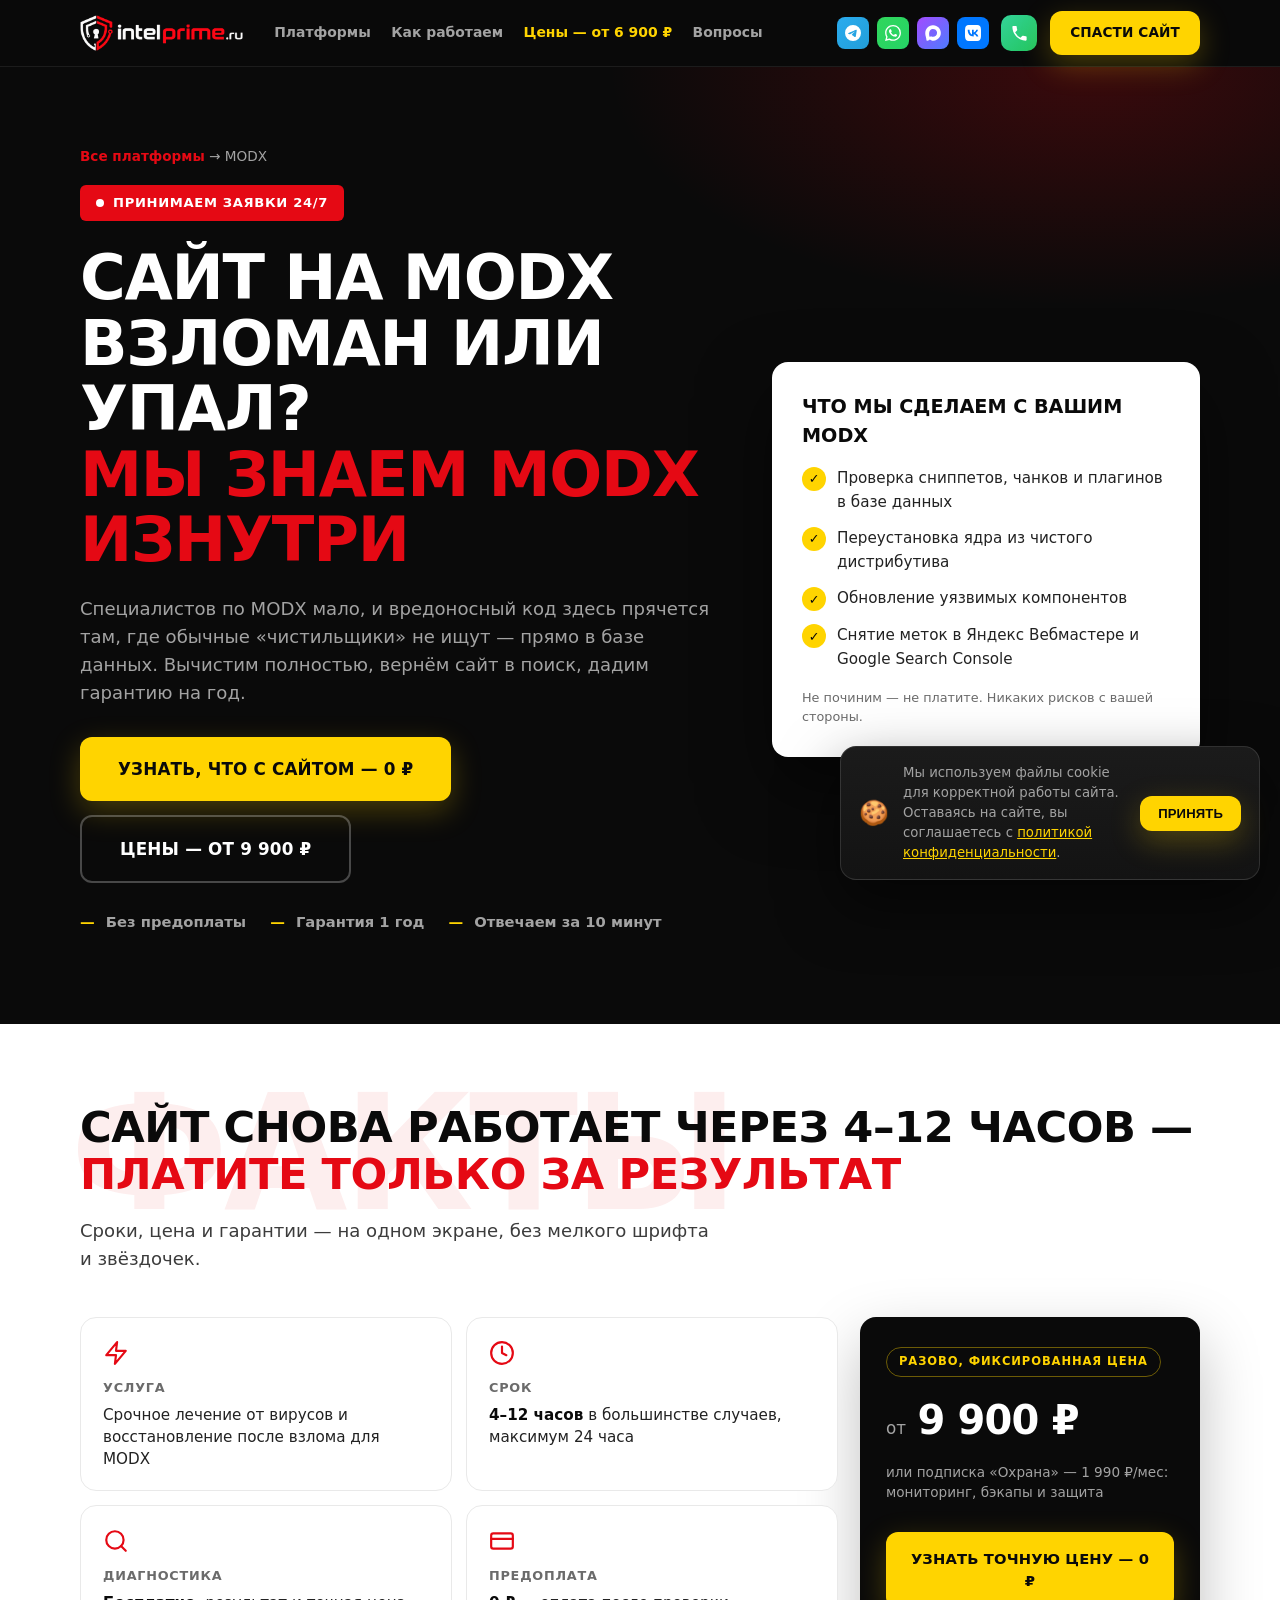
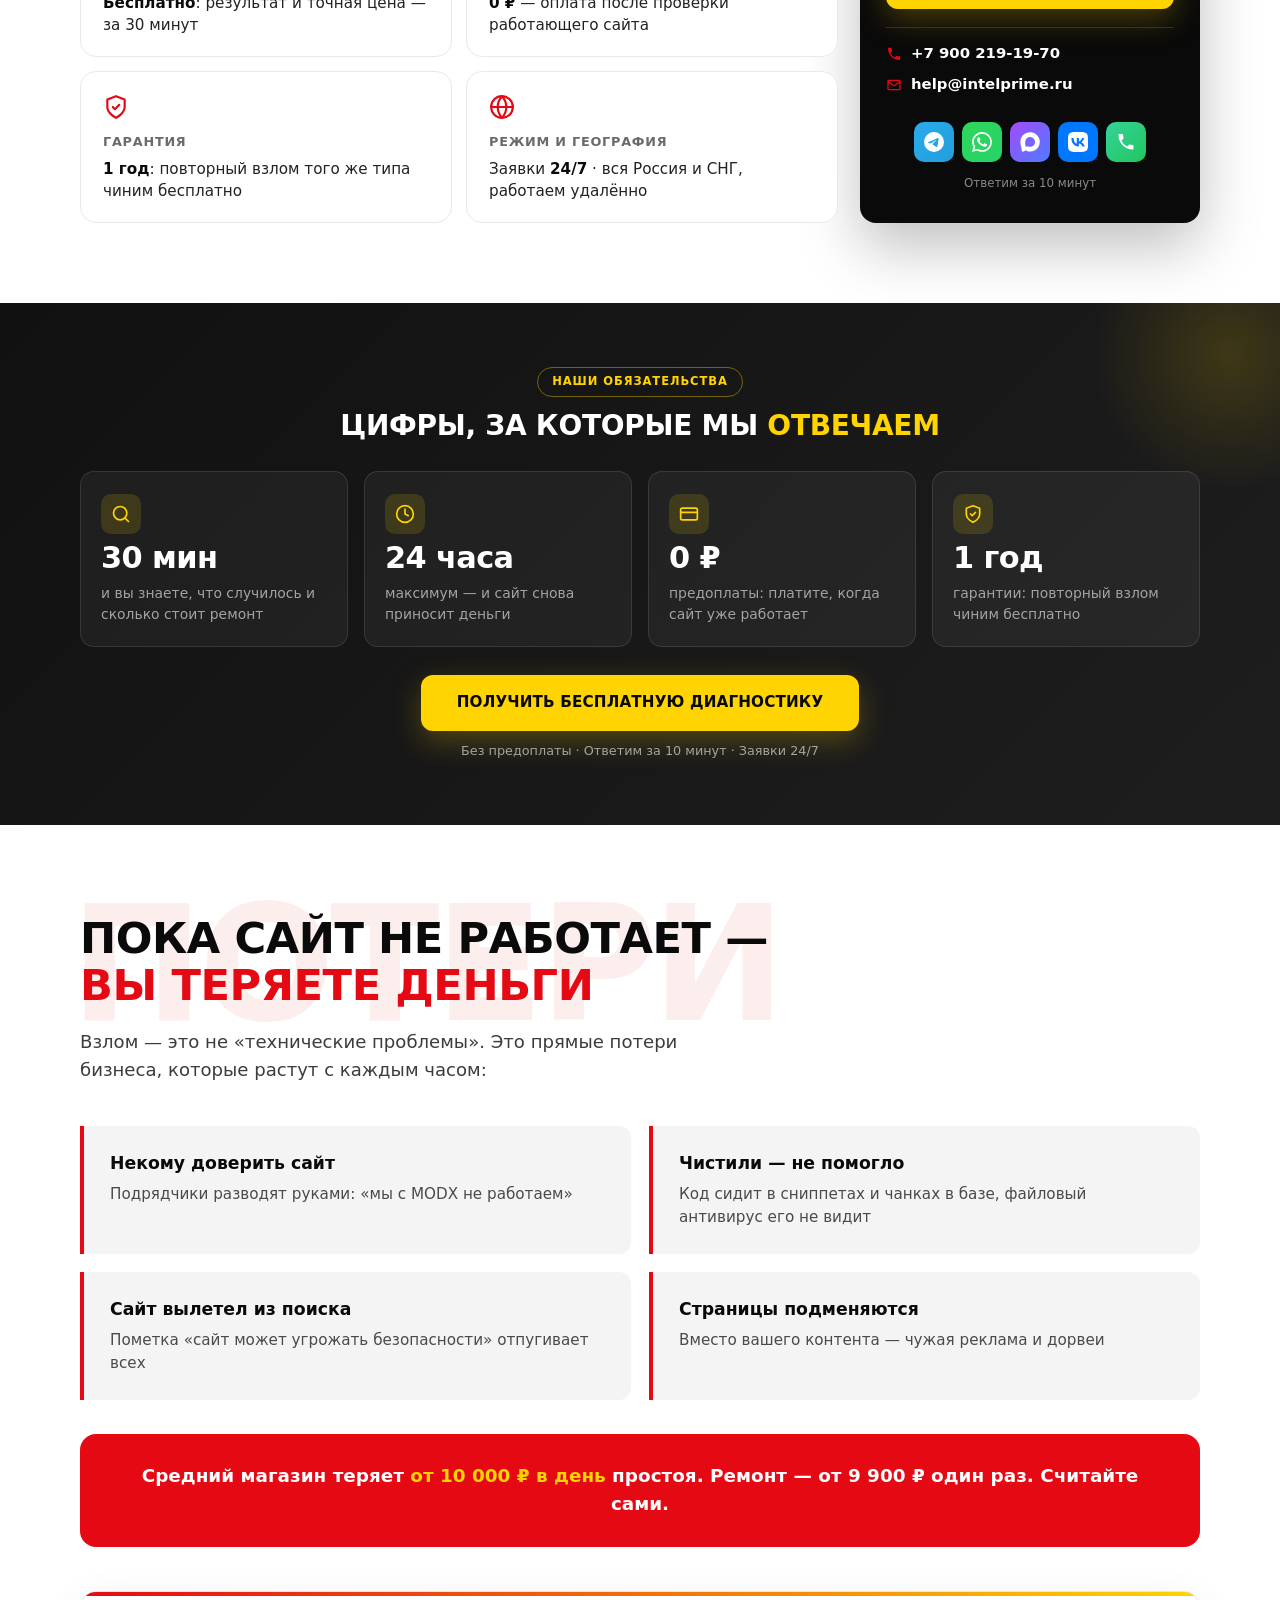
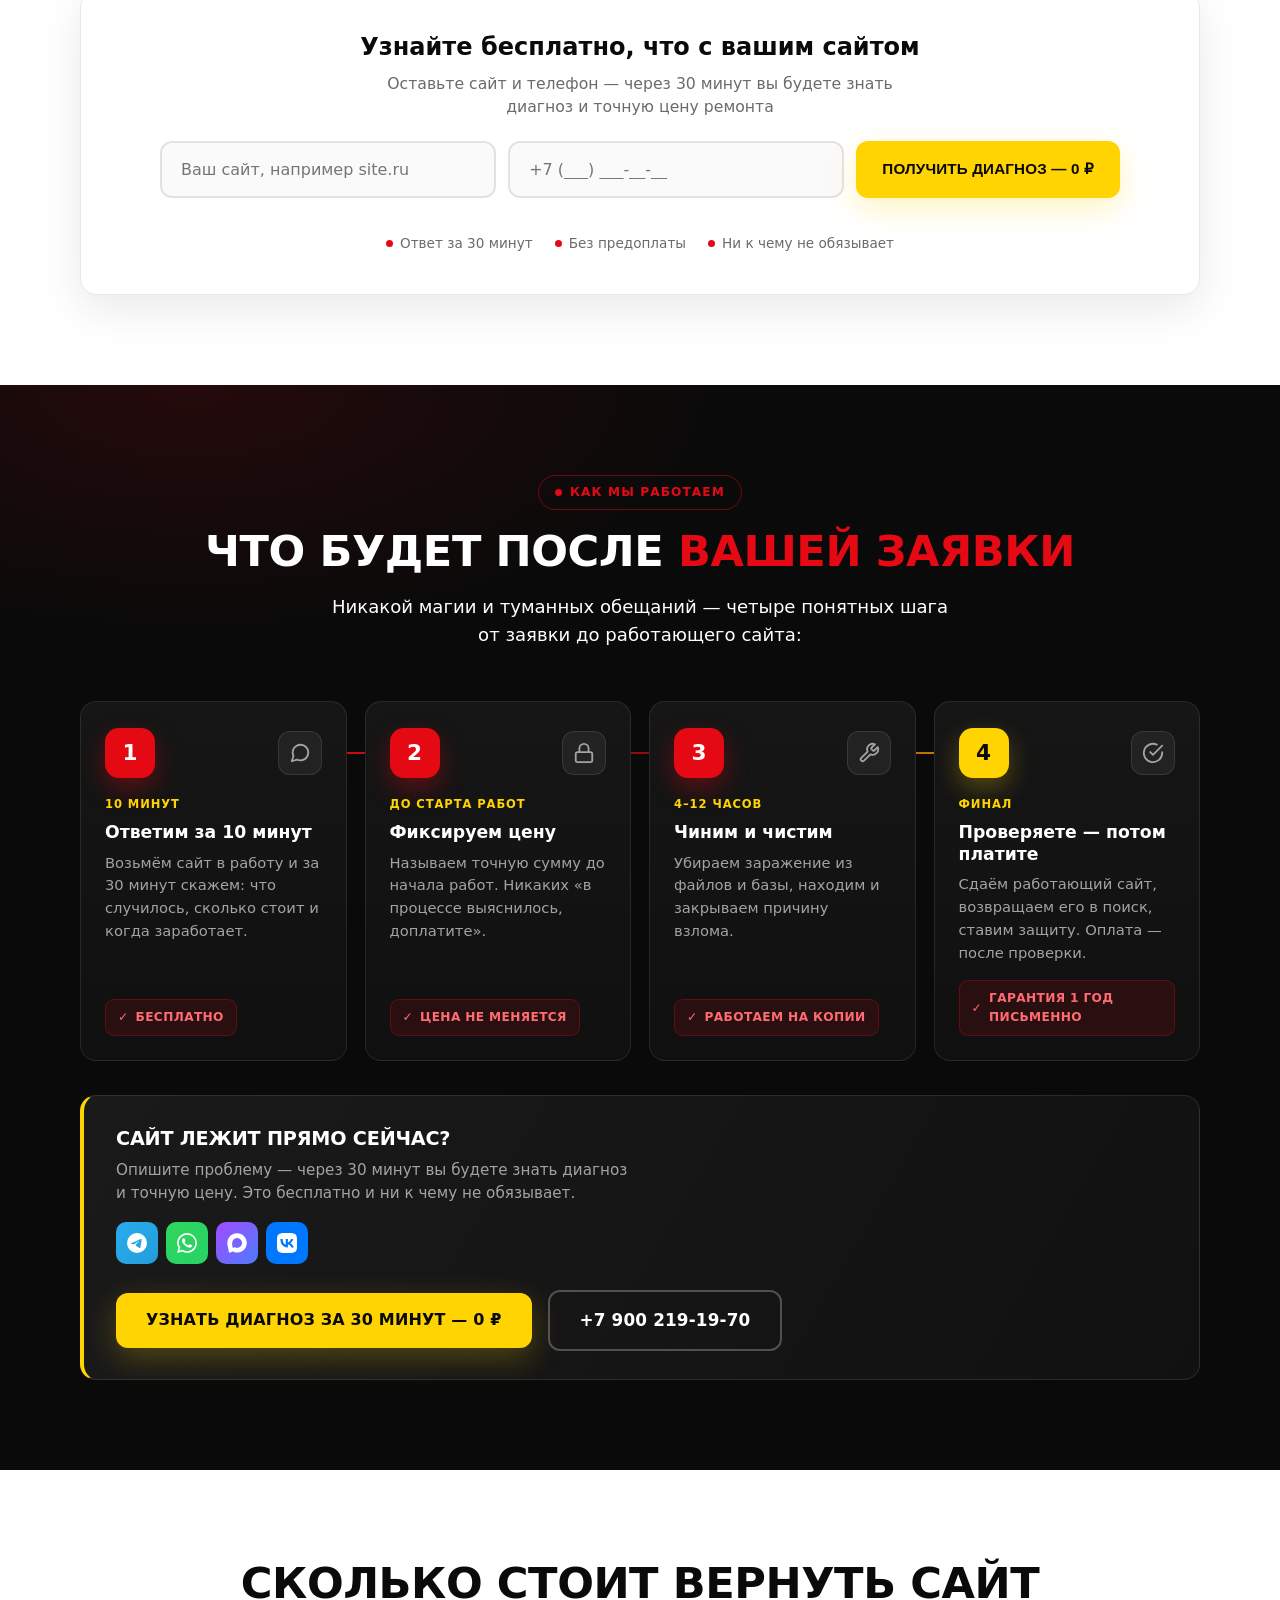
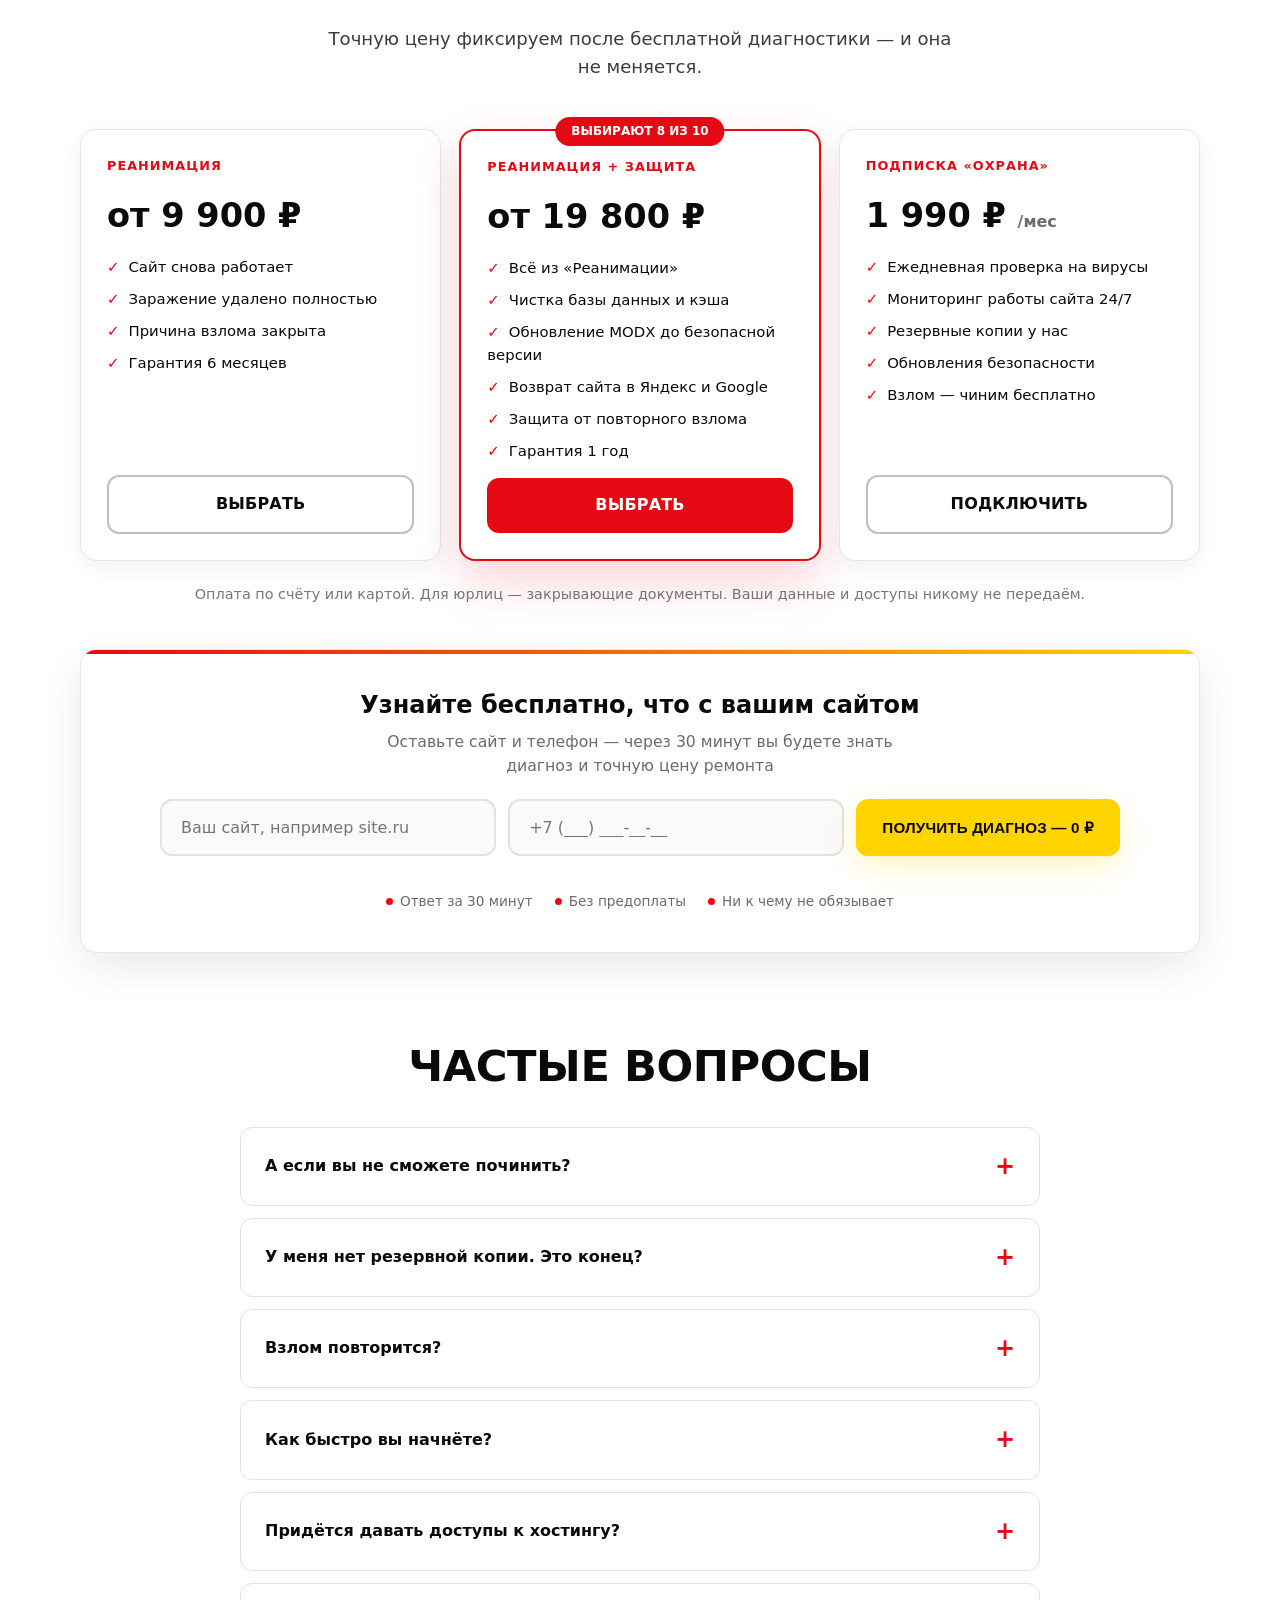
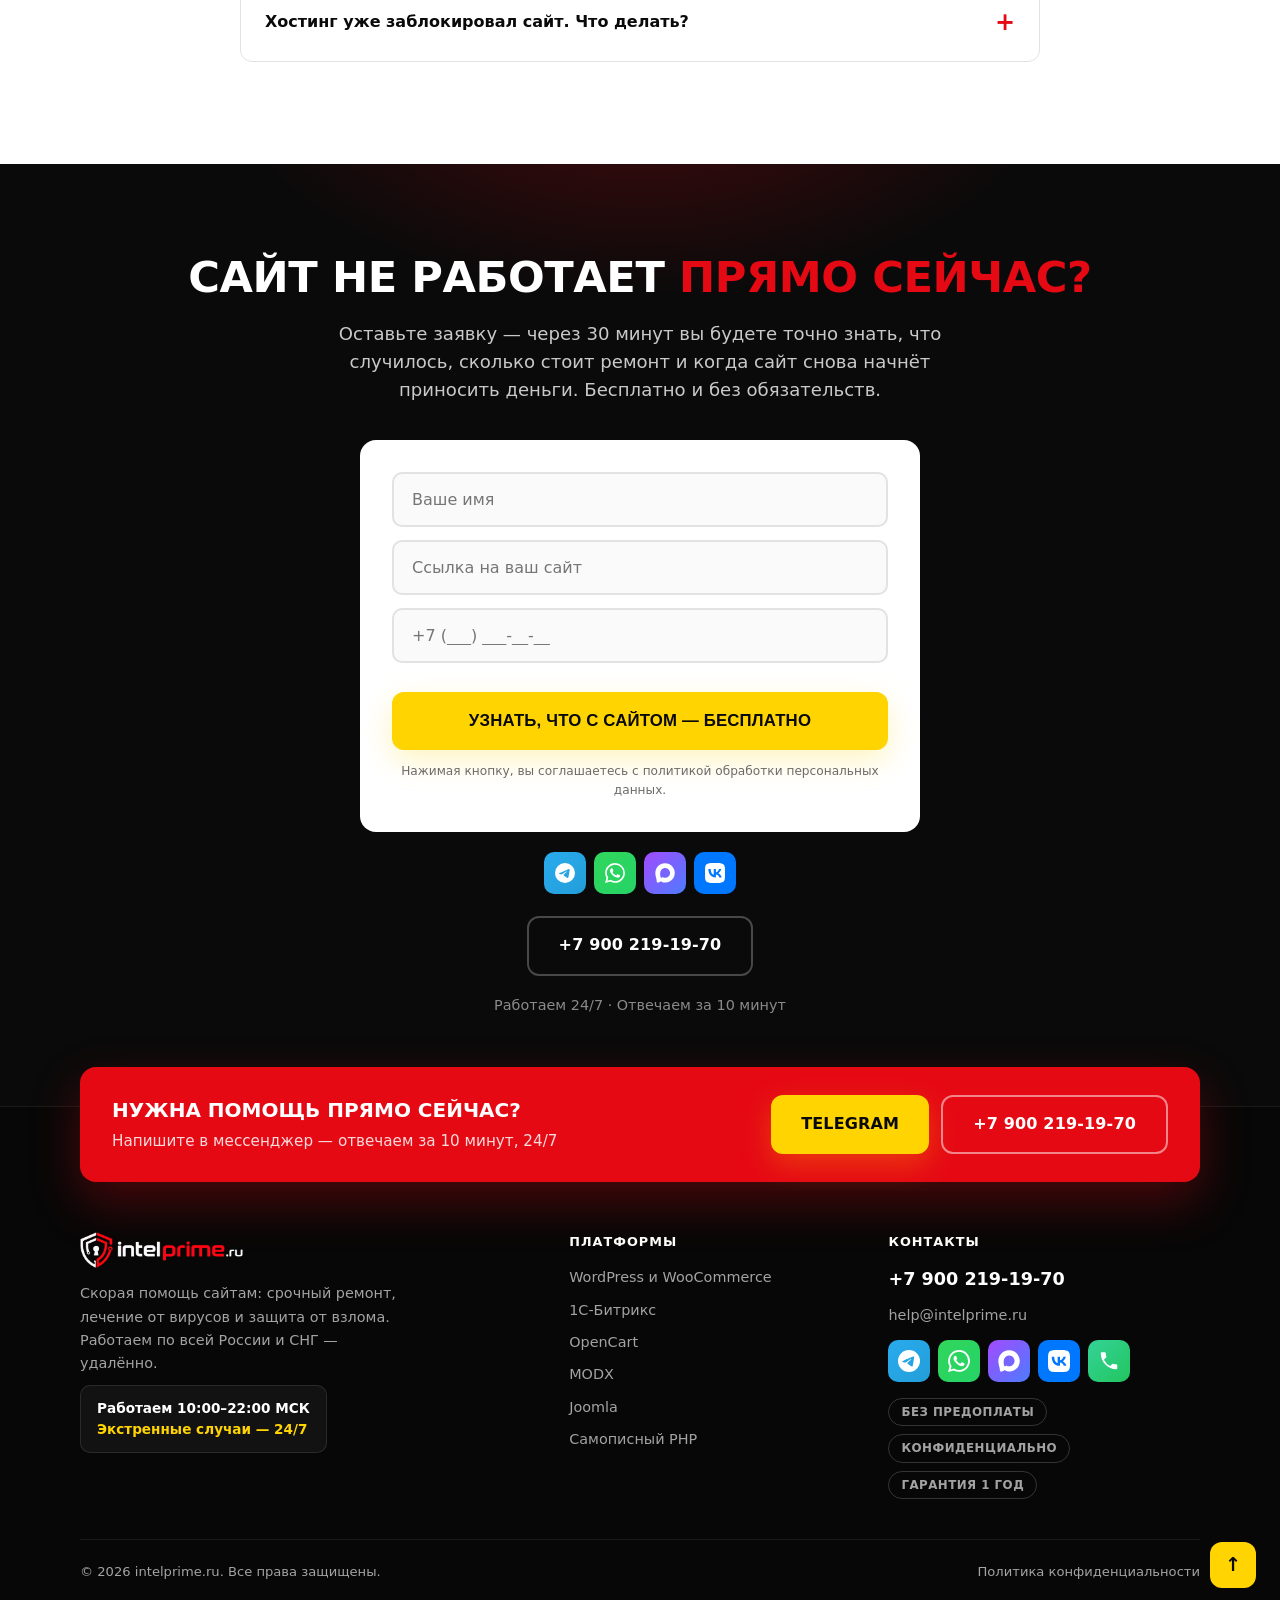
<file: modx.html>
<!DOCTYPE html>
<html lang="ru">
<head>
<meta charset="utf-8">
<meta name="viewport" content="width=device-width, initial-scale=1">
<meta http-equiv="Content-Security-Policy" content="default-src 'self'; script-src 'self' https://mc.yandex.ru https://mc.yandex.com; style-src 'self' 'unsafe-inline' https://fonts.googleapis.com; img-src 'self' data: https://mc.yandex.ru https://mc.yandex.com; font-src 'self' https://fonts.gstatic.com; connect-src 'self' https://mc.yandex.ru https://mc.yandex.com https://mc.webvisor.org https://mc.webvisor.com wss://mc.yandex.ru wss://mc.yandex.com; frame-src https://mc.yandex.ru https://mc.yandex.com; object-src 'none'; base-uri 'self'; form-action 'self'">
<meta name="referrer" content="strict-origin-when-cross-origin">
<title>Срочный ремонт и лечение сайта на MODX за 24 часа — без предоплаты | intelprime.ru</title>
<meta name="description" content="Сайт на MODX взломан или не работает? Удалим вирусы и вернём сайт за 24 часа. Цена от 9 900 ₽, без предоплаты, гарантия 1 год. Бесплатная диагностика за 30 минут, работаем 24/7 по всей России.">
<meta name="keywords" content="лечение сайта modx от вирусов, взломали сайт modx, вирус modx revolution, восстановление сайта modx">
<meta name="robots" content="index, follow">
<link rel="canonical" href="https://intel-prime.ru/modx.html">
<link rel="icon" type="image/png" href="assets/favicon.png">
<link rel="apple-touch-icon" href="assets/favicon.png">
<meta property="og:type" content="website">
<meta property="og:site_name" content="intelprime.ru">
<meta property="og:locale" content="ru_RU">
<meta property="og:title" content="Срочный ремонт и лечение сайта на MODX за 24 часа — без предоплаты | intelprime.ru">
<meta property="og:description" content="Сайт на MODX взломан или не работает? Удалим вирусы и вернём сайт за 24 часа. Цена от 9 900 ₽, без предоплаты, гарантия 1 год. Бесплатная диагностика за 30 минут, работаем 24/7 по всей России.">
<meta property="og:url" content="https://intel-prime.ru/modx.html">
<meta property="og:image" content="https://intel-prime.ru/assets/logo.png">
<meta name="twitter:card" content="summary">
<meta name="twitter:image" content="https://intel-prime.ru/assets/logo.png">
<meta name="twitter:title" content="Срочный ремонт и лечение сайта на MODX за 24 часа — без предоплаты | intelprime.ru">
<meta name="twitter:description" content="Сайт на MODX взломан или не работает? Удалим вирусы и вернём сайт за 24 часа. Цена от 9 900 ₽, без предоплаты, гарантия 1 год. Бесплатная диагностика за 30 минут, работаем 24/7 по всей России.">
<link rel="preconnect" href="https://fonts.googleapis.com">
<link href="https://fonts.googleapis.com/css2?family=Inter:wght@400;600;700;800;900&display=swap" rel="stylesheet">
<link rel="stylesheet" href="assets/style.css">
<script type="application/ld+json">{"@context": "https://schema.org", "@graph": [{"@type": "ProfessionalService", "@id": "https://intel-prime.ru/#org", "name": "intelprime.ru", "alternateName": "Скорая помощь сайтам intelprime.ru", "url": "https://intel-prime.ru/", "logo": "https://intel-prime.ru/assets/logo.png", "image": "https://intel-prime.ru/assets/logo.png", "telephone": "+79002191970", "email": "help@intelprime.ru", "description": "Срочное лечение сайтов от вирусов и восстановление после взлома за 24 часа. Без предоплаты, гарантия 1 год.", "areaServed": {"@type": "Country", "name": "Россия"}, "availableLanguage": ["ru"], "priceRange": "6900-30000 RUB", "currenciesAccepted": "RUB", "openingHours": "Mo-Su 00:00-24:00", "sameAs": ["https://t.me/intel_prime", "https://wa.me/79082857007", "https://max.ru/u/f9LHodD0cOK1e9zbvqqBwfyp-v51tQbrtZB05QeizJUBPKNbS9ZXcv-oo0c", "https://vk.com/intel_prime"], "knowsAbout": ["лечение сайта от вирусов", "восстановление сайта после взлома", "WordPress", "WooCommerce", "1С-Битрикс", "OpenCart", "MODX", "Joomla", "аудит безопасности PHP-сайтов"], "contactPoint": [{"@type": "ContactPoint", "telephone": "+79002191970", "email": "help@intelprime.ru", "contactType": "customer support", "availableLanguage": ["ru"], "hoursAvailable": {"@type": "OpeningHoursSpecification", "dayOfWeek": ["Monday", "Tuesday", "Wednesday", "Thursday", "Friday", "Saturday", "Sunday"], "opens": "00:00", "closes": "23:59"}}], "hasOfferCatalog": {"@type": "OfferCatalog", "name": "Ремонт и защита сайтов", "itemListElement": [{"@type": "Offer", "itemOffered": {"@type": "Service", "name": "Лечение и восстановление сайта на WordPress и WooCommerce"}, "price": "6900", "priceCurrency": "RUB", "url": "https://intel-prime.ru/wordpress.html"}, {"@type": "Offer", "itemOffered": {"@type": "Service", "name": "Лечение и восстановление сайта на 1С-Битрикс"}, "price": "14900", "priceCurrency": "RUB", "url": "https://intel-prime.ru/bitrix.html"}, {"@type": "Offer", "itemOffered": {"@type": "Service", "name": "Лечение и восстановление сайта на OpenCart"}, "price": "9900", "priceCurrency": "RUB", "url": "https://intel-prime.ru/opencart.html"}, {"@type": "Offer", "itemOffered": {"@type": "Service", "name": "Лечение и восстановление сайта на MODX"}, "price": "9900", "priceCurrency": "RUB", "url": "https://intel-prime.ru/modx.html"}, {"@type": "Offer", "itemOffered": {"@type": "Service", "name": "Лечение и восстановление сайта на Joomla"}, "price": "7900", "priceCurrency": "RUB", "url": "https://intel-prime.ru/joomla.html"}, {"@type": "Offer", "itemOffered": {"@type": "Service", "name": "Лечение и восстановление сайта на Самописные PHP-проекты"}, "price": "12900", "priceCurrency": "RUB", "url": "https://intel-prime.ru/php.html"}]}}, {"@type": "WebSite", "@id": "https://intel-prime.ru/#website", "url": "https://intel-prime.ru/", "name": "intelprime.ru", "inLanguage": "ru-RU", "publisher": {"@id": "https://intel-prime.ru/#org"}}, {"@type": "WebPage", "@id": "https://intel-prime.ru/modx.html#webpage", "url": "https://intel-prime.ru/modx.html", "name": "Срочный ремонт и лечение сайта на MODX за 24 часа — без предоплаты | intelprime.ru", "description": "Сайт на MODX взломан или не работает? Удалим вирусы и вернём сайт за 24 часа. Цена от 9 900 ₽, без предоплаты, гарантия 1 год. Бесплатная диагностика за 30 минут, работаем 24/7 по всей России.", "inLanguage": "ru-RU", "isPartOf": {"@id": "https://intel-prime.ru/#website"}, "about": {"@id": "https://intel-prime.ru/#org"}, "dateModified": "2026-09-01", "speakable": {"@type": "SpeakableSpecification", "cssSelector": ["h1", ".facts"]}}, {"@type": "Service", "name": "Лечение и восстановление сайта на MODX", "provider": {"@type": "ProfessionalService", "name": "intelprime.ru", "url": "https://intel-prime.ru/"}, "areaServed": "RU", "offers": {"@type": "Offer", "price": "9900", "priceCurrency": "RUB"}}, {"@type": "BreadcrumbList", "itemListElement": [{"@type": "ListItem", "position": 1, "name": "Главная", "item": "https://intel-prime.ru/"}, {"@type": "ListItem", "position": 2, "name": "MODX", "item": "https://intel-prime.ru/modx.html"}]}, {"@type": "FAQPage", "mainEntity": [{"@type": "Question", "name": "А если вы не сможете починить?", "acceptedAnswer": {"@type": "Answer", "text": "Тогда вы не платите ничего. Предоплаты нет: сначала бесплатная диагностика и точная цена, оплата — после того, как вы проверили работающий сайт."}}, {"@type": "Question", "name": "У меня нет резервной копии. Это конец?", "acceptedAnswer": {"@type": "Answer", "text": "Нет. Восстанавливаем и без бэкапа: пересобираем сайт из чистых дистрибутивов и переносим ваш контент и базу."}}, {"@type": "Question", "name": "Взлом повторится?", "acceptedAnswer": {"@type": "Answer", "text": "Мы закрываем причину взлома, а не только следы. Если в течение года сайт взломают тем же способом — чиним бесплатно."}}, {"@type": "Question", "name": "Как быстро вы начнёте?", "acceptedAnswer": {"@type": "Answer", "text": "Отвечаем в течение 10 минут, работаем 24/7. Большинство сайтов возвращаем к жизни за 4–12 часов, максимум — сутки."}}]}]}</script>
</head>
<body>
<header>
  <div class="container nav">
    <a class="logo" href="index.html"><img src="assets/logo.png" alt="IntelPrime — защита от взлома сайтов"></a>
    <nav class="nav-links">
      <a href="index.html#cms">Платформы</a>
      <a href="modx.html#process">Как работаем</a>
      <a class="nav-hot" href="modx.html#pricing">Цены — от 6 900 ₽</a>
      <a href="modx.html#faq">Вопросы</a>
    </nav>
    <div class="socials nav-socials">
      <a class="soc-tg" href="https://t.me/intel_prime" target="_blank" rel="noopener" aria-label="Telegram" title="Telegram"><svg class="icn" aria-hidden="true" role="img" viewBox="0 0 24 24" xmlns="http://www.w3.org/2000/svg"><title>Telegram</title><path d="M11.944 0A12 12 0 0 0 0 12a12 12 0 0 0 12 12 12 12 0 0 0 12-12A12 12 0 0 0 12 0a12 12 0 0 0-.056 0zm4.962 7.224c.1-.002.321.023.465.14a.506.506 0 0 1 .171.325c.016.093.036.306.02.472-.18 1.898-.962 6.502-1.36 8.627-.168.9-.499 1.201-.82 1.23-.696.065-1.225-.46-1.9-.902-1.056-.693-1.653-1.124-2.678-1.8-1.185-.78-.417-1.21.258-1.91.177-.184 3.247-2.977 3.307-3.23.007-.032.014-.15-.056-.212s-.174-.041-.249-.024c-.106.024-1.793 1.14-5.061 3.345-.48.33-.913.49-1.302.48-.428-.008-1.252-.241-1.865-.44-.752-.245-1.349-.374-1.297-.789.027-.216.325-.437.893-.663 3.498-1.524 5.83-2.529 6.998-3.014 3.332-1.386 4.025-1.627 4.476-1.635z"/></svg></a>
      <a class="soc-wa" href="https://wa.me/79082857007" target="_blank" rel="noopener" aria-label="WhatsApp" title="WhatsApp"><svg class="icn" aria-hidden="true" role="img" viewBox="0 0 24 24" xmlns="http://www.w3.org/2000/svg"><title>WhatsApp</title><path d="M17.472 14.382c-.297-.149-1.758-.867-2.03-.967-.273-.099-.471-.148-.67.15-.197.297-.767.966-.94 1.164-.173.199-.347.223-.644.075-.297-.15-1.255-.463-2.39-1.475-.883-.788-1.48-1.761-1.653-2.059-.173-.297-.018-.458.13-.606.134-.133.298-.347.446-.52.149-.174.198-.298.298-.497.099-.198.05-.371-.025-.52-.075-.149-.669-1.612-.916-2.207-.242-.579-.487-.5-.669-.51-.173-.008-.371-.01-.57-.01-.198 0-.52.074-.792.372-.272.297-1.04 1.016-1.04 2.479 0 1.462 1.065 2.875 1.213 3.074.149.198 2.096 3.2 5.077 4.487.709.306 1.262.489 1.694.625.712.227 1.36.195 1.871.118.571-.085 1.758-.719 2.006-1.413.248-.694.248-1.289.173-1.413-.074-.124-.272-.198-.57-.347m-5.421 7.403h-.004a9.87 9.87 0 01-5.031-1.378l-.361-.214-3.741.982.998-3.648-.235-.374a9.86 9.86 0 01-1.51-5.26c.001-5.45 4.436-9.884 9.888-9.884 2.64 0 5.122 1.03 6.988 2.898a9.825 9.825 0 012.893 6.994c-.003 5.45-4.437 9.884-9.885 9.884m8.413-18.297A11.815 11.815 0 0012.05 0C5.495 0 .16 5.335.157 11.892c0 2.096.547 4.142 1.588 5.945L.057 24l6.305-1.654a11.882 11.882 0 005.683 1.448h.005c6.554 0 11.89-5.335 11.893-11.893a11.821 11.821 0 00-3.48-8.413Z"/></svg></a>
      <a class="soc-max" href="https://max.ru/u/f9LHodD0cOK1e9zbvqqBwfyp-v51tQbrtZB05QeizJUBPKNbS9ZXcv-oo0c" target="_blank" rel="noopener" aria-label="MAX" title="MAX"><svg class="icn" aria-hidden="true" role="img" viewBox="0 0 720 720" xmlns="http://www.w3.org/2000/svg"><title>MAX</title><path d="M350.4,9.6C141.8,20.5,4.1,184.1,12.8,390.4c3.8,90.3,40.1,168,48.7,253.7,2.2,22.2-4.2,49.6,21.4,59.3,31.5,11.9,79.8-8.1,106.2-26.4,9-6.1,17.6-13.2,24.2-22,27.3,18.1,53.2,35.6,85.7,43.4,143.1,34.3,299.9-44.2,369.6-170.3C799.6,291.2,622.5-4.6,350.4,9.6h0ZM269.4,504c-11.3,8.8-22.2,20.8-34.7,27.7-18.1,9.7-23.7-.4-30.5-16.4-21.4-50.9-24-137.6-11.5-190.9,16.8-72.5,72.9-136.3,150-143.1,78-6.9,150.4,32.7,183.1,104.2,72.4,159.1-112.9,316.2-256.4,218.6h0Z"/></svg></a>
      <a class="soc-vk" href="https://vk.com/intel_prime" target="_blank" rel="noopener" aria-label="ВКонтакте" title="ВКонтакте"><svg class="icn" aria-hidden="true" role="img" viewBox="0 0 24 24" xmlns="http://www.w3.org/2000/svg"><title>VK</title><path d="m9.489.004.729-.003h3.564l.73.003.914.01.433.007.418.011.403.014.388.016.374.021.36.025.345.03.333.033c1.74.196 2.933.616 3.833 1.516.9.9 1.32 2.092 1.516 3.833l.034.333.029.346.025.36.02.373.025.588.012.41.013.644.009.915.004.98-.001 3.313-.003.73-.01.914-.007.433-.011.418-.014.403-.016.388-.021.374-.025.36-.03.345-.033.333c-.196 1.74-.616 2.933-1.516 3.833-.9.9-2.092 1.32-3.833 1.516l-.333.034-.346.029-.36.025-.373.02-.588.025-.41.012-.644.013-.915.009-.98.004-3.313-.001-.73-.003-.914-.01-.433-.007-.418-.011-.403-.014-.388-.016-.374-.021-.36-.025-.345-.03-.333-.033c-1.74-.196-2.933-.616-3.833-1.516-.9-.9-1.32-2.092-1.516-3.833l-.034-.333-.029-.346-.025-.36-.02-.373-.025-.588-.012-.41-.013-.644-.009-.915-.004-.98.001-3.313.003-.73.01-.914.007-.433.011-.418.014-.403.016-.388.021-.374.025-.36.03-.345.033-.333c.196-1.74.616-2.933 1.516-3.833.9-.9 2.092-1.32 3.833-1.516l.333-.034.346-.029.36-.025.373-.02.588-.025.41-.012.644-.013.915-.009ZM6.79 7.3H4.05c.13 6.24 3.25 9.99 8.72 9.99h.31v-3.57c2.01.2 3.53 1.67 4.14 3.57h2.84c-.78-2.84-2.83-4.41-4.11-5.01 1.28-.74 3.08-2.54 3.51-4.98h-2.58c-.56 1.98-2.22 3.78-3.8 3.95V7.3H10.5v6.92c-1.6-.4-3.62-2.34-3.71-6.92Z"/></svg></a>
    </div>
    <a class="nav-phone" href="tel:+79002191970">+7 900 219-19-70</a>
    <a class="nav-phone-icon soc-ph" href="tel:+79002191970" aria-label="Позвонить"><svg class="icn" aria-hidden="true" role="img" viewBox="0 0 24 24" xmlns="http://www.w3.org/2000/svg"><title>Телефон</title><path d="M6.62 10.79a15.05 15.05 0 0 0 6.59 6.59l2.2-2.2a1 1 0 0 1 1.02-.24c1.12.37 2.33.57 3.57.57a1 1 0 0 1 1 1V20a1 1 0 0 1-1 1C10.85 21 3 13.15 3 3.5a1 1 0 0 1 1-1H7.5a1 1 0 0 1 1 1c0 1.24.2 2.45.57 3.57a1 1 0 0 1-.25 1.02l-2.2 2.2z"/></svg></a>
    <a class="btn btn-cta nav-cta" href="modx.html#contact">Спасти сайт</a>
    <button class="burger" id="burger" aria-label="Открыть меню" aria-expanded="false"><span></span><span></span><span></span></button>
  </div>
</header>
<div class="mm-overlay" id="mm-overlay"></div>
<div class="mobile-menu" id="mobile-menu" aria-hidden="true" inert>
    <div class="mm-head">
      <a class="logo" href="index.html"><img src="assets/logo.png" alt="IntelPrime — защита от взлома сайтов"></a>
      <button class="mm-close" id="mm-close" aria-label="Закрыть меню">✕</button>
    </div>
    <nav>
      <a href="index.html#cms">Платформы</a>
      <a href="modx.html#process">Как работаем</a>
      <a href="modx.html#pricing">Цены</a>
      <a href="modx.html#faq">Вопросы</a>
      <a href="modx.html#contact" class="mm-cta">Спасти сайт — 0 ₽</a>
    </nav>
    <a class="mm-phone" href="tel:+79002191970"><svg class="icn" aria-hidden="true" role="img" viewBox="0 0 24 24" xmlns="http://www.w3.org/2000/svg"><title>Телефон</title><path d="M6.62 10.79a15.05 15.05 0 0 0 6.59 6.59l2.2-2.2a1 1 0 0 1 1.02-.24c1.12.37 2.33.57 3.57.57a1 1 0 0 1 1 1V20a1 1 0 0 1-1 1C10.85 21 3 13.15 3 3.5a1 1 0 0 1 1-1H7.5a1 1 0 0 1 1 1c0 1.24.2 2.45.57 3.57a1 1 0 0 1-.25 1.02l-2.2 2.2z"/></svg>+7 900 219-19-70</a>
    <div class="socials mm-socials">
      <a class="soc-tg" href="https://t.me/intel_prime" target="_blank" rel="noopener" aria-label="Telegram" title="Telegram"><svg class="icn" aria-hidden="true" role="img" viewBox="0 0 24 24" xmlns="http://www.w3.org/2000/svg"><title>Telegram</title><path d="M11.944 0A12 12 0 0 0 0 12a12 12 0 0 0 12 12 12 12 0 0 0 12-12A12 12 0 0 0 12 0a12 12 0 0 0-.056 0zm4.962 7.224c.1-.002.321.023.465.14a.506.506 0 0 1 .171.325c.016.093.036.306.02.472-.18 1.898-.962 6.502-1.36 8.627-.168.9-.499 1.201-.82 1.23-.696.065-1.225-.46-1.9-.902-1.056-.693-1.653-1.124-2.678-1.8-1.185-.78-.417-1.21.258-1.91.177-.184 3.247-2.977 3.307-3.23.007-.032.014-.15-.056-.212s-.174-.041-.249-.024c-.106.024-1.793 1.14-5.061 3.345-.48.33-.913.49-1.302.48-.428-.008-1.252-.241-1.865-.44-.752-.245-1.349-.374-1.297-.789.027-.216.325-.437.893-.663 3.498-1.524 5.83-2.529 6.998-3.014 3.332-1.386 4.025-1.627 4.476-1.635z"/></svg></a>
      <a class="soc-wa" href="https://wa.me/79082857007" target="_blank" rel="noopener" aria-label="WhatsApp" title="WhatsApp"><svg class="icn" aria-hidden="true" role="img" viewBox="0 0 24 24" xmlns="http://www.w3.org/2000/svg"><title>WhatsApp</title><path d="M17.472 14.382c-.297-.149-1.758-.867-2.03-.967-.273-.099-.471-.148-.67.15-.197.297-.767.966-.94 1.164-.173.199-.347.223-.644.075-.297-.15-1.255-.463-2.39-1.475-.883-.788-1.48-1.761-1.653-2.059-.173-.297-.018-.458.13-.606.134-.133.298-.347.446-.52.149-.174.198-.298.298-.497.099-.198.05-.371-.025-.52-.075-.149-.669-1.612-.916-2.207-.242-.579-.487-.5-.669-.51-.173-.008-.371-.01-.57-.01-.198 0-.52.074-.792.372-.272.297-1.04 1.016-1.04 2.479 0 1.462 1.065 2.875 1.213 3.074.149.198 2.096 3.2 5.077 4.487.709.306 1.262.489 1.694.625.712.227 1.36.195 1.871.118.571-.085 1.758-.719 2.006-1.413.248-.694.248-1.289.173-1.413-.074-.124-.272-.198-.57-.347m-5.421 7.403h-.004a9.87 9.87 0 01-5.031-1.378l-.361-.214-3.741.982.998-3.648-.235-.374a9.86 9.86 0 01-1.51-5.26c.001-5.45 4.436-9.884 9.888-9.884 2.64 0 5.122 1.03 6.988 2.898a9.825 9.825 0 012.893 6.994c-.003 5.45-4.437 9.884-9.885 9.884m8.413-18.297A11.815 11.815 0 0012.05 0C5.495 0 .16 5.335.157 11.892c0 2.096.547 4.142 1.588 5.945L.057 24l6.305-1.654a11.882 11.882 0 005.683 1.448h.005c6.554 0 11.89-5.335 11.893-11.893a11.821 11.821 0 00-3.48-8.413Z"/></svg></a>
      <a class="soc-max" href="https://max.ru/u/f9LHodD0cOK1e9zbvqqBwfyp-v51tQbrtZB05QeizJUBPKNbS9ZXcv-oo0c" target="_blank" rel="noopener" aria-label="MAX" title="MAX"><svg class="icn" aria-hidden="true" role="img" viewBox="0 0 720 720" xmlns="http://www.w3.org/2000/svg"><title>MAX</title><path d="M350.4,9.6C141.8,20.5,4.1,184.1,12.8,390.4c3.8,90.3,40.1,168,48.7,253.7,2.2,22.2-4.2,49.6,21.4,59.3,31.5,11.9,79.8-8.1,106.2-26.4,9-6.1,17.6-13.2,24.2-22,27.3,18.1,53.2,35.6,85.7,43.4,143.1,34.3,299.9-44.2,369.6-170.3C799.6,291.2,622.5-4.6,350.4,9.6h0ZM269.4,504c-11.3,8.8-22.2,20.8-34.7,27.7-18.1,9.7-23.7-.4-30.5-16.4-21.4-50.9-24-137.6-11.5-190.9,16.8-72.5,72.9-136.3,150-143.1,78-6.9,150.4,32.7,183.1,104.2,72.4,159.1-112.9,316.2-256.4,218.6h0Z"/></svg></a>
      <a class="soc-vk" href="https://vk.com/intel_prime" target="_blank" rel="noopener" aria-label="ВКонтакте" title="ВКонтакте"><svg class="icn" aria-hidden="true" role="img" viewBox="0 0 24 24" xmlns="http://www.w3.org/2000/svg"><title>VK</title><path d="m9.489.004.729-.003h3.564l.73.003.914.01.433.007.418.011.403.014.388.016.374.021.36.025.345.03.333.033c1.74.196 2.933.616 3.833 1.516.9.9 1.32 2.092 1.516 3.833l.034.333.029.346.025.36.02.373.025.588.012.41.013.644.009.915.004.98-.001 3.313-.003.73-.01.914-.007.433-.011.418-.014.403-.016.388-.021.374-.025.36-.03.345-.033.333c-.196 1.74-.616 2.933-1.516 3.833-.9.9-2.092 1.32-3.833 1.516l-.333.034-.346.029-.36.025-.373.02-.588.025-.41.012-.644.013-.915.009-.98.004-3.313-.001-.73-.003-.914-.01-.433-.007-.418-.011-.403-.014-.388-.016-.374-.021-.36-.025-.345-.03-.333-.033c-1.74-.196-2.933-.616-3.833-1.516-.9-.9-1.32-2.092-1.516-3.833l-.034-.333-.029-.346-.025-.36-.02-.373-.025-.588-.012-.41-.013-.644-.009-.915-.004-.98.001-3.313.003-.73.01-.914.007-.433.011-.418.014-.403.016-.388.021-.374.025-.36.03-.345.033-.333c.196-1.74.616-2.933 1.516-3.833.9-.9 2.092-1.32 3.833-1.516l.333-.034.346-.029.36-.025.373-.02.588-.025.41-.012.644-.013.915-.009ZM6.79 7.3H4.05c.13 6.24 3.25 9.99 8.72 9.99h.31v-3.57c2.01.2 3.53 1.67 4.14 3.57h2.84c-.78-2.84-2.83-4.41-4.11-5.01 1.28-.74 3.08-2.54 3.51-4.98h-2.58c-.56 1.98-2.22 3.78-3.8 3.95V7.3H10.5v6.92c-1.6-.4-3.62-2.34-3.71-6.92Z"/></svg></a>
      <a class="soc-ph" href="tel:+79002191970" aria-label="Позвонить" title="Позвонить"><svg class="icn" aria-hidden="true" role="img" viewBox="0 0 24 24" xmlns="http://www.w3.org/2000/svg"><title>Телефон</title><path d="M6.62 10.79a15.05 15.05 0 0 0 6.59 6.59l2.2-2.2a1 1 0 0 1 1.02-.24c1.12.37 2.33.57 3.57.57a1 1 0 0 1 1 1V20a1 1 0 0 1-1 1C10.85 21 3 13.15 3 3.5a1 1 0 0 1 1-1H7.5a1 1 0 0 1 1 1c0 1.24.2 2.45.57 3.57a1 1 0 0 1-.25 1.02l-2.2 2.2z"/></svg></a>
    </div>
</div>

<section class="hero">
  <div class="container">
    <div class="crumbs"><a href="index.html">Все платформы</a> → MODX</div>
    <div class="hero-grid">
      <div>
        <div class="badge"><span class="pulse"></span>Принимаем заявки 24/7</div>
        <h1>Сайт на MODX взломан или упал?<br><em>Мы знаем MODX изнутри</em></h1>
        <p class="lead">Специалистов по MODX мало, и вредоносный код здесь прячется там, где обычные «чистильщики» не ищут — прямо в базе данных. Вычистим полностью, вернём сайт в поиск, дадим гарантию на год.</p>
        <div class="hero-ctas">
          <a class="btn btn-cta btn-lg" href="#contact">Узнать, что с сайтом — 0 ₽</a>
          <a class="btn btn-outline btn-lg" href="#pricing">Цены — от 9 900 ₽</a>
        </div>
        <div class="hero-points">
          <span><b>—</b> Без предоплаты</span>
          <span><b>—</b> Гарантия 1 год</span>
          <span><b>—</b> Отвечаем за 10 минут</span>
        </div>
      </div>
      <div class="promise reveal visible">
        <h3>Что мы сделаем с вашим MODX</h3>
        <ul><li><span class="ic">✓</span>Проверка сниппетов, чанков и плагинов в базе данных</li><li><span class="ic">✓</span>Переустановка ядра из чистого дистрибутива</li><li><span class="ic">✓</span>Обновление уязвимых компонентов</li><li><span class="ic">✓</span>Снятие меток в Яндекс Вебмастере и Google Search Console</li></ul>
        <p class="fine">Не починим — не платите. Никаких рисков с вашей стороны.</p>
      </div>
    </div>
  </div>
</section>

<section class="light facts-sec" id="short">
  <div class="container">
    <div class="wm" data-wm="Факты"><h2>Сайт снова работает через 4–12 часов —<br><span class="red">платите только за результат</span></h2>
    <p class="lead">Сроки, цена и гарантии — на одном экране, без мелкого шрифта и звёздочек.</p></div>
    <div class="facts-wrap">
      <dl class="facts"><div class="fact reveal"><svg class="fact-ic" aria-hidden="true" viewBox="0 0 24 24" fill="none" stroke="currentColor" stroke-width="2" stroke-linecap="round" stroke-linejoin="round"><polygon points="13 2 3 14 12 14 11 22 21 10 12 10 13 2"/></svg><dt>Услуга</dt><dd>Срочное лечение от вирусов и восстановление после взлома для MODX</dd></div><div class="fact reveal"><svg class="fact-ic" aria-hidden="true" viewBox="0 0 24 24" fill="none" stroke="currentColor" stroke-width="2" stroke-linecap="round" stroke-linejoin="round"><circle cx="12" cy="12" r="10"/><polyline points="12 6 12 12 16 14"/></svg><dt>Срок</dt><dd><b>4–12 часов</b> в большинстве случаев, максимум 24 часа</dd></div><div class="fact reveal"><svg class="fact-ic" aria-hidden="true" viewBox="0 0 24 24" fill="none" stroke="currentColor" stroke-width="2" stroke-linecap="round" stroke-linejoin="round"><circle cx="11" cy="11" r="8"/><line x1="21" y1="21" x2="16.65" y2="16.65"/></svg><dt>Диагностика</dt><dd><b>Бесплатно</b>: результат и точная цена — за 30 минут</dd></div><div class="fact reveal"><svg class="fact-ic" aria-hidden="true" viewBox="0 0 24 24" fill="none" stroke="currentColor" stroke-width="2" stroke-linecap="round" stroke-linejoin="round"><rect x="2" y="5" width="20" height="14" rx="2"/><line x1="2" y1="10" x2="22" y2="10"/></svg><dt>Предоплата</dt><dd><b>0 ₽</b> — оплата после проверки работающего сайта</dd></div><div class="fact reveal"><svg class="fact-ic" aria-hidden="true" viewBox="0 0 24 24" fill="none" stroke="currentColor" stroke-width="2" stroke-linecap="round" stroke-linejoin="round"><path d="M12 22s8-4 8-10V5l-8-3-8 3v7c0 6 8 10 8 10z"/><polyline points="9 12 11 14 15 10"/></svg><dt>Гарантия</dt><dd><b>1 год</b>: повторный взлом того же типа чиним бесплатно</dd></div><div class="fact reveal"><svg class="fact-ic" aria-hidden="true" viewBox="0 0 24 24" fill="none" stroke="currentColor" stroke-width="2" stroke-linecap="round" stroke-linejoin="round"><circle cx="12" cy="12" r="10"/><line x1="2" y1="12" x2="22" y2="12"/><path d="M12 2a15.3 15.3 0 0 1 4 10 15.3 15.3 0 0 1-4 10 15.3 15.3 0 0 1-4-10 15.3 15.3 0 0 1 4-10z"/></svg><dt>Режим и география</dt><dd>Заявки <b>24/7</b> · вся Россия и СНГ, работаем удалённо</dd></div></dl>
      <aside class="facts-cta reveal">
        <span class="facts-cta-tag">Разово, фиксированная цена</span>
        <div class="facts-price">от <b>9 900 ₽</b></div>
        <p class="facts-price-note">или подписка «Охрана» — 1 990 ₽/мес: мониторинг, бэкапы и защита</p>
        <a class="btn btn-cta facts-btn" href="index.html#cms">Узнать точную цену — 0 ₽</a>
        <div class="facts-contacts">
          <a href="tel:+79002191970"><svg class="icn" aria-hidden="true" role="img" viewBox="0 0 24 24" xmlns="http://www.w3.org/2000/svg"><title>Телефон</title><path d="M6.62 10.79a15.05 15.05 0 0 0 6.59 6.59l2.2-2.2a1 1 0 0 1 1.02-.24c1.12.37 2.33.57 3.57.57a1 1 0 0 1 1 1V20a1 1 0 0 1-1 1C10.85 21 3 13.15 3 3.5a1 1 0 0 1 1-1H7.5a1 1 0 0 1 1 1c0 1.24.2 2.45.57 3.57a1 1 0 0 1-.25 1.02l-2.2 2.2z"/></svg>+7 900 219-19-70</a>
          <a href="mailto:help@intelprime.ru"><svg class="icn" aria-hidden="true" role="img" viewBox="0 0 24 24" xmlns="http://www.w3.org/2000/svg"><title>Email</title><path d="M20 4H4a2 2 0 0 0-2 2v12a2 2 0 0 0 2 2h16a2 2 0 0 0 2-2V6a2 2 0 0 0-2-2zm0 2v.51l-8 5.33-8-5.33V6h16zM4 18V8.92l7.45 4.96a1 1 0 0 0 1.1 0L20 8.92V18H4z"/></svg>help@intelprime.ru</a>
        </div>
        <div class="socials facts-socials">
      <a class="soc-tg" href="https://t.me/intel_prime" target="_blank" rel="noopener" aria-label="Telegram" title="Telegram"><svg class="icn" aria-hidden="true" role="img" viewBox="0 0 24 24" xmlns="http://www.w3.org/2000/svg"><title>Telegram</title><path d="M11.944 0A12 12 0 0 0 0 12a12 12 0 0 0 12 12 12 12 0 0 0 12-12A12 12 0 0 0 12 0a12 12 0 0 0-.056 0zm4.962 7.224c.1-.002.321.023.465.14a.506.506 0 0 1 .171.325c.016.093.036.306.02.472-.18 1.898-.962 6.502-1.36 8.627-.168.9-.499 1.201-.82 1.23-.696.065-1.225-.46-1.9-.902-1.056-.693-1.653-1.124-2.678-1.8-1.185-.78-.417-1.21.258-1.91.177-.184 3.247-2.977 3.307-3.23.007-.032.014-.15-.056-.212s-.174-.041-.249-.024c-.106.024-1.793 1.14-5.061 3.345-.48.33-.913.49-1.302.48-.428-.008-1.252-.241-1.865-.44-.752-.245-1.349-.374-1.297-.789.027-.216.325-.437.893-.663 3.498-1.524 5.83-2.529 6.998-3.014 3.332-1.386 4.025-1.627 4.476-1.635z"/></svg></a>
      <a class="soc-wa" href="https://wa.me/79082857007" target="_blank" rel="noopener" aria-label="WhatsApp" title="WhatsApp"><svg class="icn" aria-hidden="true" role="img" viewBox="0 0 24 24" xmlns="http://www.w3.org/2000/svg"><title>WhatsApp</title><path d="M17.472 14.382c-.297-.149-1.758-.867-2.03-.967-.273-.099-.471-.148-.67.15-.197.297-.767.966-.94 1.164-.173.199-.347.223-.644.075-.297-.15-1.255-.463-2.39-1.475-.883-.788-1.48-1.761-1.653-2.059-.173-.297-.018-.458.13-.606.134-.133.298-.347.446-.52.149-.174.198-.298.298-.497.099-.198.05-.371-.025-.52-.075-.149-.669-1.612-.916-2.207-.242-.579-.487-.5-.669-.51-.173-.008-.371-.01-.57-.01-.198 0-.52.074-.792.372-.272.297-1.04 1.016-1.04 2.479 0 1.462 1.065 2.875 1.213 3.074.149.198 2.096 3.2 5.077 4.487.709.306 1.262.489 1.694.625.712.227 1.36.195 1.871.118.571-.085 1.758-.719 2.006-1.413.248-.694.248-1.289.173-1.413-.074-.124-.272-.198-.57-.347m-5.421 7.403h-.004a9.87 9.87 0 01-5.031-1.378l-.361-.214-3.741.982.998-3.648-.235-.374a9.86 9.86 0 01-1.51-5.26c.001-5.45 4.436-9.884 9.888-9.884 2.64 0 5.122 1.03 6.988 2.898a9.825 9.825 0 012.893 6.994c-.003 5.45-4.437 9.884-9.885 9.884m8.413-18.297A11.815 11.815 0 0012.05 0C5.495 0 .16 5.335.157 11.892c0 2.096.547 4.142 1.588 5.945L.057 24l6.305-1.654a11.882 11.882 0 005.683 1.448h.005c6.554 0 11.89-5.335 11.893-11.893a11.821 11.821 0 00-3.48-8.413Z"/></svg></a>
      <a class="soc-max" href="https://max.ru/u/f9LHodD0cOK1e9zbvqqBwfyp-v51tQbrtZB05QeizJUBPKNbS9ZXcv-oo0c" target="_blank" rel="noopener" aria-label="MAX" title="MAX"><svg class="icn" aria-hidden="true" role="img" viewBox="0 0 720 720" xmlns="http://www.w3.org/2000/svg"><title>MAX</title><path d="M350.4,9.6C141.8,20.5,4.1,184.1,12.8,390.4c3.8,90.3,40.1,168,48.7,253.7,2.2,22.2-4.2,49.6,21.4,59.3,31.5,11.9,79.8-8.1,106.2-26.4,9-6.1,17.6-13.2,24.2-22,27.3,18.1,53.2,35.6,85.7,43.4,143.1,34.3,299.9-44.2,369.6-170.3C799.6,291.2,622.5-4.6,350.4,9.6h0ZM269.4,504c-11.3,8.8-22.2,20.8-34.7,27.7-18.1,9.7-23.7-.4-30.5-16.4-21.4-50.9-24-137.6-11.5-190.9,16.8-72.5,72.9-136.3,150-143.1,78-6.9,150.4,32.7,183.1,104.2,72.4,159.1-112.9,316.2-256.4,218.6h0Z"/></svg></a>
      <a class="soc-vk" href="https://vk.com/intel_prime" target="_blank" rel="noopener" aria-label="ВКонтакте" title="ВКонтакте"><svg class="icn" aria-hidden="true" role="img" viewBox="0 0 24 24" xmlns="http://www.w3.org/2000/svg"><title>VK</title><path d="m9.489.004.729-.003h3.564l.73.003.914.01.433.007.418.011.403.014.388.016.374.021.36.025.345.03.333.033c1.74.196 2.933.616 3.833 1.516.9.9 1.32 2.092 1.516 3.833l.034.333.029.346.025.36.02.373.025.588.012.41.013.644.009.915.004.98-.001 3.313-.003.73-.01.914-.007.433-.011.418-.014.403-.016.388-.021.374-.025.36-.03.345-.033.333c-.196 1.74-.616 2.933-1.516 3.833-.9.9-2.092 1.32-3.833 1.516l-.333.034-.346.029-.36.025-.373.02-.588.025-.41.012-.644.013-.915.009-.98.004-3.313-.001-.73-.003-.914-.01-.433-.007-.418-.011-.403-.014-.388-.016-.374-.021-.36-.025-.345-.03-.333-.033c-1.74-.196-2.933-.616-3.833-1.516-.9-.9-1.32-2.092-1.516-3.833l-.034-.333-.029-.346-.025-.36-.02-.373-.025-.588-.012-.41-.013-.644-.009-.915-.004-.98.001-3.313.003-.73.01-.914.007-.433.011-.418.014-.403.016-.388.021-.374.025-.36.03-.345.033-.333c.196-1.74.616-2.933 1.516-3.833.9-.9 2.092-1.32 3.833-1.516l.333-.034.346-.029.36-.025.373-.02.588-.025.41-.012.644-.013.915-.009ZM6.79 7.3H4.05c.13 6.24 3.25 9.99 8.72 9.99h.31v-3.57c2.01.2 3.53 1.67 4.14 3.57h2.84c-.78-2.84-2.83-4.41-4.11-5.01 1.28-.74 3.08-2.54 3.51-4.98h-2.58c-.56 1.98-2.22 3.78-3.8 3.95V7.3H10.5v6.92c-1.6-.4-3.62-2.34-3.71-6.92Z"/></svg></a>
      <a class="soc-ph" href="tel:+79002191970" aria-label="Позвонить" title="Позвонить"><svg class="icn" aria-hidden="true" role="img" viewBox="0 0 24 24" xmlns="http://www.w3.org/2000/svg"><title>Телефон</title><path d="M6.62 10.79a15.05 15.05 0 0 0 6.59 6.59l2.2-2.2a1 1 0 0 1 1.02-.24c1.12.37 2.33.57 3.57.57a1 1 0 0 1 1 1V20a1 1 0 0 1-1 1C10.85 21 3 13.15 3 3.5a1 1 0 0 1 1-1H7.5a1 1 0 0 1 1 1c0 1.24.2 2.45.57 3.57a1 1 0 0 1-.25 1.02l-2.2 2.2z"/></svg></a>
    </div>
        <p class="fine">Ответим за 10 минут</p>
      </aside>
    </div>
  </div>
</section>


<section class="strip-sec">
  <div class="container">
    <div class="strip reveal">
      <div class="strip-head">
        <span class="strip-tag">Наши обязательства</span>
        <h2>Цифры, за которые мы <span class="strip-accent">отвечаем</span></h2>
      </div>
      <div class="strip-grid">
        <div class="strip-item"><span class="strip-ic"><svg class="fact-ic" aria-hidden="true" viewBox="0 0 24 24" fill="none" stroke="currentColor" stroke-width="2" stroke-linecap="round" stroke-linejoin="round"><circle cx="11" cy="11" r="8"/><line x1="21" y1="21" x2="16.65" y2="16.65"/></svg></span><b>30 мин</b><span>и вы знаете, что случилось и сколько стоит ремонт</span></div>
        <div class="strip-item"><span class="strip-ic"><svg class="fact-ic" aria-hidden="true" viewBox="0 0 24 24" fill="none" stroke="currentColor" stroke-width="2" stroke-linecap="round" stroke-linejoin="round"><circle cx="12" cy="12" r="10"/><polyline points="12 6 12 12 16 14"/></svg></span><b>24 часа</b><span>максимум — и сайт снова приносит деньги</span></div>
        <div class="strip-item"><span class="strip-ic"><svg class="fact-ic" aria-hidden="true" viewBox="0 0 24 24" fill="none" stroke="currentColor" stroke-width="2" stroke-linecap="round" stroke-linejoin="round"><rect x="2" y="5" width="20" height="14" rx="2"/><line x1="2" y1="10" x2="22" y2="10"/></svg></span><b>0 ₽</b><span>предоплаты: платите, когда сайт уже работает</span></div>
        <div class="strip-item"><span class="strip-ic"><svg class="fact-ic" aria-hidden="true" viewBox="0 0 24 24" fill="none" stroke="currentColor" stroke-width="2" stroke-linecap="round" stroke-linejoin="round"><path d="M12 22s8-4 8-10V5l-8-3-8 3v7c0 6 8 10 8 10z"/><polyline points="9 12 11 14 15 10"/></svg></span><b>1 год</b><span>гарантии: повторный взлом чиним бесплатно</span></div>
      </div>
      <div class="strip-foot">
        <a class="btn btn-cta strip-btn js-open-modal" href="#contact">Получить бесплатную диагностику</a>
        <p>Без предоплаты · Ответим за 10 минут · Заявки 24/7</p>
      </div>
    </div>
  </div>
</section>


<section class="light">
  <div class="container">
    <div class="wm" data-wm="Потери"><h2>Пока сайт не работает —<br><span class="red">вы теряете деньги</span></h2>
    <p class="lead">Взлом — это не «технические проблемы». Это прямые потери бизнеса, которые растут с каждым часом:</p></div>
    <div class="pain-list"><div class="pain reveal"><b>Некому доверить сайт</b><p>Подрядчики разводят руками: «мы с MODX не работаем»</p></div><div class="pain reveal"><b>Чистили — не помогло</b><p>Код сидит в сниппетах и чанках в базе, файловый антивирус его не видит</p></div><div class="pain reveal"><b>Сайт вылетел из поиска</b><p>Пометка «сайт может угрожать безопасности» отпугивает всех</p></div><div class="pain reveal"><b>Страницы подменяются</b><p>Вместо вашего контента — чужая реклама и дорвеи</p></div></div>
    <div class="money reveal">Средний магазин теряет <b>от 10 000 ₽ в день</b> простоя. Ремонт — от 9 900 ₽ один раз. Считайте сами.</div>
    <form class="quick-form js-quick-form reveal" novalidate>
      <div class="qf-head">
        <b class="qf-title">Узнайте бесплатно, что с вашим сайтом</b>
        <p class="qf-sub">Оставьте сайт и телефон — через 30 минут вы будете знать диагноз и точную цену ремонта</p>
      </div>
      <div class="qf-row">
        <input type="url" name="site" placeholder="Ваш сайт, например site.ru" maxlength="200" autocomplete="url" required>
        <input type="tel" name="phone" class="js-phone" placeholder="+7 (___) ___-__-__" inputmode="tel" autocomplete="tel" required>
        <button class="btn btn-cta qf-btn" type="submit">Получить диагноз — 0 ₽</button>
      </div>
      <input type="text" name="company" class="hp-field" tabindex="-1" autocomplete="off" aria-hidden="true">
      <p class="form-error" aria-live="polite"></p>
      <div class="qf-points"><span>Ответ за 30 минут</span><span>Без предоплаты</span><span>Ни к чему не обязывает</span></div>
    </form>
  </div>
</section>


<section id="process">
  <div class="container">
    <div class="center reveal"><span class="sec-tag">Как мы работаем</span>
    <h2>Что будет после <span class="red">вашей заявки</span></h2>
    <p class="lead">Никакой магии и туманных обещаний — четыре понятных шага от заявки до работающего сайта:</p></div>
    <div class="proc">
      <div class="proc-track" aria-hidden="true"></div>
      <article class="proc-step reveal js-open-modal" role="button" tabindex="0" aria-label="Ответим за 10 минут — оставить заявку">
        <div class="proc-head"><span class="proc-num">1</span><span class="proc-ic-wrap"><svg class="proc-ic" aria-hidden="true" viewBox="0 0 24 24" fill="none" stroke="currentColor" stroke-width="2" stroke-linecap="round" stroke-linejoin="round"><path d="M21 11.5a8.38 8.38 0 0 1-.9 3.8 8.5 8.5 0 0 1-7.6 4.7 8.38 8.38 0 0 1-3.8-.9L3 21l1.9-5.7a8.38 8.38 0 0 1-.9-3.8 8.5 8.5 0 0 1 4.7-7.6 8.38 8.38 0 0 1 3.8-.9h.5a8.48 8.48 0 0 1 8 8v.5z"/></svg></span></div>
        <span class="proc-time">10 минут</span>
        <h3>Ответим за 10 минут</h3>
        <p>Возьмём сайт в работу и за 30 минут скажем: что случилось, сколько стоит и когда заработает.</p>
        <span class="proc-badge">Бесплатно</span>
      </article>
      <article class="proc-step reveal js-open-modal" role="button" tabindex="0" aria-label="Фиксируем цену — оставить заявку">
        <div class="proc-head"><span class="proc-num">2</span><span class="proc-ic-wrap"><svg class="proc-ic" aria-hidden="true" viewBox="0 0 24 24" fill="none" stroke="currentColor" stroke-width="2" stroke-linecap="round" stroke-linejoin="round"><rect x="3" y="11" width="18" height="11" rx="2"/><path d="M7 11V7a5 5 0 0 1 10 0v4"/></svg></span></div>
        <span class="proc-time">До старта работ</span>
        <h3>Фиксируем цену</h3>
        <p>Называем точную сумму до начала работ. Никаких «в процессе выяснилось, доплатите».</p>
        <span class="proc-badge">Цена не меняется</span>
      </article>
      <article class="proc-step reveal js-open-modal" role="button" tabindex="0" aria-label="Чиним и чистим — оставить заявку">
        <div class="proc-head"><span class="proc-num">3</span><span class="proc-ic-wrap"><svg class="proc-ic" aria-hidden="true" viewBox="0 0 24 24" fill="none" stroke="currentColor" stroke-width="2" stroke-linecap="round" stroke-linejoin="round"><path d="M14.7 6.3a1 1 0 0 0 0 1.4l1.6 1.6a1 1 0 0 0 1.4 0l3.77-3.77a6 6 0 0 1-7.94 7.94l-6.91 6.91a2.12 2.12 0 0 1-3-3l6.91-6.91a6 6 0 0 1 7.94-7.94l-3.76 3.76z"/></svg></span></div>
        <span class="proc-time">4–12 часов</span>
        <h3>Чиним и чистим</h3>
        <p>Убираем заражение из файлов и базы, находим и закрываем причину взлома.</p>
        <span class="proc-badge">Работаем на копии</span>
      </article>
      <article class="proc-step reveal js-open-modal" role="button" tabindex="0" aria-label="Проверяете — потом платите — оставить заявку">
        <div class="proc-head"><span class="proc-num">4</span><span class="proc-ic-wrap"><svg class="proc-ic" aria-hidden="true" viewBox="0 0 24 24" fill="none" stroke="currentColor" stroke-width="2" stroke-linecap="round" stroke-linejoin="round"><path d="M22 11.08V12a10 10 0 1 1-5.93-9.14"/><polyline points="22 4 12 14.01 9 11.01"/></svg></span></div>
        <span class="proc-time">Финал</span>
        <h3>Проверяете — потом платите</h3>
        <p>Сдаём работающий сайт, возвращаем его в поиск, ставим защиту. Оплата — после проверки.</p>
        <span class="proc-badge">Гарантия 1 год письменно</span>
      </article>
    </div>
    <div class="proc-cta reveal">
      <div class="proc-cta-txt">
        <b>Сайт лежит прямо сейчас?</b>
        <span>Опишите проблему — через 30 минут вы будете знать диагноз и точную цену. Это бесплатно и ни к чему не обязывает.</span>
        <div class="socials proc-socials">
      <a class="soc-tg" href="https://t.me/intel_prime" target="_blank" rel="noopener" aria-label="Telegram" title="Telegram"><svg class="icn" aria-hidden="true" role="img" viewBox="0 0 24 24" xmlns="http://www.w3.org/2000/svg"><title>Telegram</title><path d="M11.944 0A12 12 0 0 0 0 12a12 12 0 0 0 12 12 12 12 0 0 0 12-12A12 12 0 0 0 12 0a12 12 0 0 0-.056 0zm4.962 7.224c.1-.002.321.023.465.14a.506.506 0 0 1 .171.325c.016.093.036.306.02.472-.18 1.898-.962 6.502-1.36 8.627-.168.9-.499 1.201-.82 1.23-.696.065-1.225-.46-1.9-.902-1.056-.693-1.653-1.124-2.678-1.8-1.185-.78-.417-1.21.258-1.91.177-.184 3.247-2.977 3.307-3.23.007-.032.014-.15-.056-.212s-.174-.041-.249-.024c-.106.024-1.793 1.14-5.061 3.345-.48.33-.913.49-1.302.48-.428-.008-1.252-.241-1.865-.44-.752-.245-1.349-.374-1.297-.789.027-.216.325-.437.893-.663 3.498-1.524 5.83-2.529 6.998-3.014 3.332-1.386 4.025-1.627 4.476-1.635z"/></svg></a>
      <a class="soc-wa" href="https://wa.me/79082857007" target="_blank" rel="noopener" aria-label="WhatsApp" title="WhatsApp"><svg class="icn" aria-hidden="true" role="img" viewBox="0 0 24 24" xmlns="http://www.w3.org/2000/svg"><title>WhatsApp</title><path d="M17.472 14.382c-.297-.149-1.758-.867-2.03-.967-.273-.099-.471-.148-.67.15-.197.297-.767.966-.94 1.164-.173.199-.347.223-.644.075-.297-.15-1.255-.463-2.39-1.475-.883-.788-1.48-1.761-1.653-2.059-.173-.297-.018-.458.13-.606.134-.133.298-.347.446-.52.149-.174.198-.298.298-.497.099-.198.05-.371-.025-.52-.075-.149-.669-1.612-.916-2.207-.242-.579-.487-.5-.669-.51-.173-.008-.371-.01-.57-.01-.198 0-.52.074-.792.372-.272.297-1.04 1.016-1.04 2.479 0 1.462 1.065 2.875 1.213 3.074.149.198 2.096 3.2 5.077 4.487.709.306 1.262.489 1.694.625.712.227 1.36.195 1.871.118.571-.085 1.758-.719 2.006-1.413.248-.694.248-1.289.173-1.413-.074-.124-.272-.198-.57-.347m-5.421 7.403h-.004a9.87 9.87 0 01-5.031-1.378l-.361-.214-3.741.982.998-3.648-.235-.374a9.86 9.86 0 01-1.51-5.26c.001-5.45 4.436-9.884 9.888-9.884 2.64 0 5.122 1.03 6.988 2.898a9.825 9.825 0 012.893 6.994c-.003 5.45-4.437 9.884-9.885 9.884m8.413-18.297A11.815 11.815 0 0012.05 0C5.495 0 .16 5.335.157 11.892c0 2.096.547 4.142 1.588 5.945L.057 24l6.305-1.654a11.882 11.882 0 005.683 1.448h.005c6.554 0 11.89-5.335 11.893-11.893a11.821 11.821 0 00-3.48-8.413Z"/></svg></a>
      <a class="soc-max" href="https://max.ru/u/f9LHodD0cOK1e9zbvqqBwfyp-v51tQbrtZB05QeizJUBPKNbS9ZXcv-oo0c" target="_blank" rel="noopener" aria-label="MAX" title="MAX"><svg class="icn" aria-hidden="true" role="img" viewBox="0 0 720 720" xmlns="http://www.w3.org/2000/svg"><title>MAX</title><path d="M350.4,9.6C141.8,20.5,4.1,184.1,12.8,390.4c3.8,90.3,40.1,168,48.7,253.7,2.2,22.2-4.2,49.6,21.4,59.3,31.5,11.9,79.8-8.1,106.2-26.4,9-6.1,17.6-13.2,24.2-22,27.3,18.1,53.2,35.6,85.7,43.4,143.1,34.3,299.9-44.2,369.6-170.3C799.6,291.2,622.5-4.6,350.4,9.6h0ZM269.4,504c-11.3,8.8-22.2,20.8-34.7,27.7-18.1,9.7-23.7-.4-30.5-16.4-21.4-50.9-24-137.6-11.5-190.9,16.8-72.5,72.9-136.3,150-143.1,78-6.9,150.4,32.7,183.1,104.2,72.4,159.1-112.9,316.2-256.4,218.6h0Z"/></svg></a>
      <a class="soc-vk" href="https://vk.com/intel_prime" target="_blank" rel="noopener" aria-label="ВКонтакте" title="ВКонтакте"><svg class="icn" aria-hidden="true" role="img" viewBox="0 0 24 24" xmlns="http://www.w3.org/2000/svg"><title>VK</title><path d="m9.489.004.729-.003h3.564l.73.003.914.01.433.007.418.011.403.014.388.016.374.021.36.025.345.03.333.033c1.74.196 2.933.616 3.833 1.516.9.9 1.32 2.092 1.516 3.833l.034.333.029.346.025.36.02.373.025.588.012.41.013.644.009.915.004.98-.001 3.313-.003.73-.01.914-.007.433-.011.418-.014.403-.016.388-.021.374-.025.36-.03.345-.033.333c-.196 1.74-.616 2.933-1.516 3.833-.9.9-2.092 1.32-3.833 1.516l-.333.034-.346.029-.36.025-.373.02-.588.025-.41.012-.644.013-.915.009-.98.004-3.313-.001-.73-.003-.914-.01-.433-.007-.418-.011-.403-.014-.388-.016-.374-.021-.36-.025-.345-.03-.333-.033c-1.74-.196-2.933-.616-3.833-1.516-.9-.9-1.32-2.092-1.516-3.833l-.034-.333-.029-.346-.025-.36-.02-.373-.025-.588-.012-.41-.013-.644-.009-.915-.004-.98.001-3.313.003-.73.01-.914.007-.433.011-.418.014-.403.016-.388.021-.374.025-.36.03-.345.033-.333c.196-1.74.616-2.933 1.516-3.833.9-.9 2.092-1.32 3.833-1.516l.333-.034.346-.029.36-.025.373-.02.588-.025.41-.012.644-.013.915-.009ZM6.79 7.3H4.05c.13 6.24 3.25 9.99 8.72 9.99h.31v-3.57c2.01.2 3.53 1.67 4.14 3.57h2.84c-.78-2.84-2.83-4.41-4.11-5.01 1.28-.74 3.08-2.54 3.51-4.98h-2.58c-.56 1.98-2.22 3.78-3.8 3.95V7.3H10.5v6.92c-1.6-.4-3.62-2.34-3.71-6.92Z"/></svg></a>
    </div>
      </div>
      <div class="proc-cta-btns">
        <a class="btn btn-cta" href="#contact">Узнать диагноз за 30 минут — 0 ₽</a>
        <a class="btn btn-outline proc-cta-phone" href="tel:+79002191970">+7 900 219-19-70</a>
      </div>
    </div>
  </div>
</section>


<section id="pricing" class="light">
  <div class="container">
    <div class="center reveal"><h2>Сколько стоит вернуть сайт</h2>
    <p class="lead">Точную цену фиксируем после бесплатной диагностики — и она не меняется.</p></div>
    <div class="grid grid-3" style="margin-top:48px">
      <div class="card price-card reveal">
        <span class="plan">Реанимация</span>
        <div class="cost">от 9 900 ₽</div>
        <ul>
          <li>Сайт снова работает</li>
          <li>Заражение удалено полностью</li>
          <li>Причина взлома закрыта</li>
          <li>Гарантия 6 месяцев</li>
        </ul>
        <a class="btn btn-outline" href="#contact">Выбрать</a>
      </div>
      <div class="card price-card featured reveal">
        <div class="ribbon">Выбирают 8 из 10</div>
        <span class="plan">Реанимация + защита</span>
        <div class="cost">от 19 800 ₽</div>
        <ul>
          <li>Всё из «Реанимации»</li>
          <li>Чистка базы данных и кэша</li>
          <li>Обновление MODX до безопасной версии</li>
          <li>Возврат сайта в Яндекс и Google</li>
          <li>Защита от повторного взлома</li>
          <li>Гарантия 1 год</li>
        </ul>
        <a class="btn btn-red" href="#contact">Выбрать</a>
      </div>
      <div class="card price-card reveal">
        <span class="plan">Подписка «Охрана»</span>
        <div class="cost">1 990 ₽ <span>/мес</span></div>
        <ul>
          <li>Ежедневная проверка на вирусы</li>
          <li>Мониторинг работы сайта 24/7</li>
          <li>Резервные копии у нас</li>
          <li>Обновления безопасности</li>
          <li>Взлом — чиним бесплатно</li>
        </ul>
        <a class="btn btn-outline" href="#contact">Подключить</a>
      </div>
    </div>
    <p class="center" style="margin-top:22px;color:#777;font-size:.9rem">Оплата по счёту или картой. Для юрлиц — закрывающие документы. Ваши данные и доступы никому не передаём.</p>
    <form class="quick-form js-quick-form reveal" novalidate>
      <div class="qf-head">
        <b class="qf-title">Узнайте бесплатно, что с вашим сайтом</b>
        <p class="qf-sub">Оставьте сайт и телефон — через 30 минут вы будете знать диагноз и точную цену ремонта</p>
      </div>
      <div class="qf-row">
        <input type="url" name="site" placeholder="Ваш сайт, например site.ru" maxlength="200" autocomplete="url" required>
        <input type="tel" name="phone" class="js-phone" placeholder="+7 (___) ___-__-__" inputmode="tel" autocomplete="tel" required>
        <button class="btn btn-cta qf-btn" type="submit">Получить диагноз — 0 ₽</button>
      </div>
      <input type="text" name="company" class="hp-field" tabindex="-1" autocomplete="off" aria-hidden="true">
      <p class="form-error" aria-live="polite"></p>
      <div class="qf-points"><span>Ответ за 30 минут</span><span>Без предоплаты</span><span>Ни к чему не обязывает</span></div>
    </form>
  </div>
</section>


<section id="faq" class="light" style="padding-top:0">
  <div class="container" style="max-width:840px">
    <div class="center reveal"><h2>Частые вопросы</h2></div>
    <div style="margin-top:36px">
      <details class="faq-item reveal"><summary>А если вы не сможете починить?</summary><div class="answer">Тогда вы не платите ничего. Предоплаты нет: сначала бесплатная диагностика и точная цена, оплата — после того, как вы проверили работающий сайт.</div></details>
      <details class="faq-item reveal"><summary>У меня нет резервной копии. Это конец?</summary><div class="answer">Нет. Восстанавливаем и без бэкапа: пересобираем сайт из чистых дистрибутивов и переносим ваш контент и базу. Часть контента при необходимости достаём из кэша поисковиков.</div></details>
      <details class="faq-item reveal"><summary>Взлом повторится?</summary><div class="answer">Мы закрываем причину взлома, а не только следы. Если в течение года сайт взломают тем же способом — чиним бесплатно.</div></details>
      <details class="faq-item reveal"><summary>Как быстро вы начнёте?</summary><div class="answer">Отвечаем в течение 10 минут, работаем 24/7. Большинство сайтов возвращаем к жизни за 4–12 часов, максимум — сутки.</div></details>
      <details class="faq-item reveal"><summary>Придётся давать доступы к хостингу?</summary><div class="answer">Да, без доступа к файлам и базе вылечить сайт нельзя. Ваши данные и доступы никому не передаются. После работ рекомендуем сменить пароли — поможем всё настроить.</div></details>
      <details class="faq-item reveal"><summary>Хостинг уже заблокировал сайт. Что делать?</summary><div class="answer">Оставьте заявку — свяжемся с поддержкой хостинга от вашего имени, получим логи и снимем блокировку после чистки. Это входит в стоимость.</div></details>
    </div>
  </div>
</section>


<section id="contact" class="cta-final">
  <div class="container center">
    <div class="reveal">
      <h2>Сайт не работает <span class="red">прямо сейчас?</span></h2>
      <p class="lead" style="margin:0 auto;color:#c9c9c9">Оставьте заявку — через 30 минут вы будете точно знать, что случилось, сколько стоит ремонт и когда сайт снова начнёт приносить деньги. Бесплатно и без обязательств.</p>
    </div>
    <form class="form-card reveal" id="lead-form" novalidate>
      <input type="text" name="name" placeholder="Ваше имя" maxlength="60" required autocomplete="name">
      <input type="url" name="site" placeholder="Ссылка на ваш сайт" maxlength="200" autocomplete="url" required>
      <input type="tel" name="phone" class="js-phone" placeholder="+7 (___) ___-__-__" inputmode="tel" autocomplete="tel" required>
      <input type="text" name="company" class="hp-field" tabindex="-1" autocomplete="off" aria-hidden="true">
      <p class="form-error" aria-live="polite"></p>
      <button class="btn btn-cta btn-lg" type="submit">Узнать, что с сайтом — бесплатно</button>
      <p class="fine">Нажимая кнопку, вы соглашаетесь с <a href="privacy.html" target="_blank" rel="noopener">политикой обработки персональных данных</a>.</p>
    </form>
    <div class="socials form-socials">
      <a class="soc-tg" href="https://t.me/intel_prime" target="_blank" rel="noopener" aria-label="Telegram" title="Telegram"><svg class="icn" aria-hidden="true" role="img" viewBox="0 0 24 24" xmlns="http://www.w3.org/2000/svg"><title>Telegram</title><path d="M11.944 0A12 12 0 0 0 0 12a12 12 0 0 0 12 12 12 12 0 0 0 12-12A12 12 0 0 0 12 0a12 12 0 0 0-.056 0zm4.962 7.224c.1-.002.321.023.465.14a.506.506 0 0 1 .171.325c.016.093.036.306.02.472-.18 1.898-.962 6.502-1.36 8.627-.168.9-.499 1.201-.82 1.23-.696.065-1.225-.46-1.9-.902-1.056-.693-1.653-1.124-2.678-1.8-1.185-.78-.417-1.21.258-1.91.177-.184 3.247-2.977 3.307-3.23.007-.032.014-.15-.056-.212s-.174-.041-.249-.024c-.106.024-1.793 1.14-5.061 3.345-.48.33-.913.49-1.302.48-.428-.008-1.252-.241-1.865-.44-.752-.245-1.349-.374-1.297-.789.027-.216.325-.437.893-.663 3.498-1.524 5.83-2.529 6.998-3.014 3.332-1.386 4.025-1.627 4.476-1.635z"/></svg></a>
      <a class="soc-wa" href="https://wa.me/79082857007" target="_blank" rel="noopener" aria-label="WhatsApp" title="WhatsApp"><svg class="icn" aria-hidden="true" role="img" viewBox="0 0 24 24" xmlns="http://www.w3.org/2000/svg"><title>WhatsApp</title><path d="M17.472 14.382c-.297-.149-1.758-.867-2.03-.967-.273-.099-.471-.148-.67.15-.197.297-.767.966-.94 1.164-.173.199-.347.223-.644.075-.297-.15-1.255-.463-2.39-1.475-.883-.788-1.48-1.761-1.653-2.059-.173-.297-.018-.458.13-.606.134-.133.298-.347.446-.52.149-.174.198-.298.298-.497.099-.198.05-.371-.025-.52-.075-.149-.669-1.612-.916-2.207-.242-.579-.487-.5-.669-.51-.173-.008-.371-.01-.57-.01-.198 0-.52.074-.792.372-.272.297-1.04 1.016-1.04 2.479 0 1.462 1.065 2.875 1.213 3.074.149.198 2.096 3.2 5.077 4.487.709.306 1.262.489 1.694.625.712.227 1.36.195 1.871.118.571-.085 1.758-.719 2.006-1.413.248-.694.248-1.289.173-1.413-.074-.124-.272-.198-.57-.347m-5.421 7.403h-.004a9.87 9.87 0 01-5.031-1.378l-.361-.214-3.741.982.998-3.648-.235-.374a9.86 9.86 0 01-1.51-5.26c.001-5.45 4.436-9.884 9.888-9.884 2.64 0 5.122 1.03 6.988 2.898a9.825 9.825 0 012.893 6.994c-.003 5.45-4.437 9.884-9.885 9.884m8.413-18.297A11.815 11.815 0 0012.05 0C5.495 0 .16 5.335.157 11.892c0 2.096.547 4.142 1.588 5.945L.057 24l6.305-1.654a11.882 11.882 0 005.683 1.448h.005c6.554 0 11.89-5.335 11.893-11.893a11.821 11.821 0 00-3.48-8.413Z"/></svg></a>
      <a class="soc-max" href="https://max.ru/u/f9LHodD0cOK1e9zbvqqBwfyp-v51tQbrtZB05QeizJUBPKNbS9ZXcv-oo0c" target="_blank" rel="noopener" aria-label="MAX" title="MAX"><svg class="icn" aria-hidden="true" role="img" viewBox="0 0 720 720" xmlns="http://www.w3.org/2000/svg"><title>MAX</title><path d="M350.4,9.6C141.8,20.5,4.1,184.1,12.8,390.4c3.8,90.3,40.1,168,48.7,253.7,2.2,22.2-4.2,49.6,21.4,59.3,31.5,11.9,79.8-8.1,106.2-26.4,9-6.1,17.6-13.2,24.2-22,27.3,18.1,53.2,35.6,85.7,43.4,143.1,34.3,299.9-44.2,369.6-170.3C799.6,291.2,622.5-4.6,350.4,9.6h0ZM269.4,504c-11.3,8.8-22.2,20.8-34.7,27.7-18.1,9.7-23.7-.4-30.5-16.4-21.4-50.9-24-137.6-11.5-190.9,16.8-72.5,72.9-136.3,150-143.1,78-6.9,150.4,32.7,183.1,104.2,72.4,159.1-112.9,316.2-256.4,218.6h0Z"/></svg></a>
      <a class="soc-vk" href="https://vk.com/intel_prime" target="_blank" rel="noopener" aria-label="ВКонтакте" title="ВКонтакте"><svg class="icn" aria-hidden="true" role="img" viewBox="0 0 24 24" xmlns="http://www.w3.org/2000/svg"><title>VK</title><path d="m9.489.004.729-.003h3.564l.73.003.914.01.433.007.418.011.403.014.388.016.374.021.36.025.345.03.333.033c1.74.196 2.933.616 3.833 1.516.9.9 1.32 2.092 1.516 3.833l.034.333.029.346.025.36.02.373.025.588.012.41.013.644.009.915.004.98-.001 3.313-.003.73-.01.914-.007.433-.011.418-.014.403-.016.388-.021.374-.025.36-.03.345-.033.333c-.196 1.74-.616 2.933-1.516 3.833-.9.9-2.092 1.32-3.833 1.516l-.333.034-.346.029-.36.025-.373.02-.588.025-.41.012-.644.013-.915.009-.98.004-3.313-.001-.73-.003-.914-.01-.433-.007-.418-.011-.403-.014-.388-.016-.374-.021-.36-.025-.345-.03-.333-.033c-1.74-.196-2.933-.616-3.833-1.516-.9-.9-1.32-2.092-1.516-3.833l-.034-.333-.029-.346-.025-.36-.02-.373-.025-.588-.012-.41-.013-.644-.009-.915-.004-.98.001-3.313.003-.73.01-.914.007-.433.011-.418.014-.403.016-.388.021-.374.025-.36.03-.345.033-.333c.196-1.74.616-2.933 1.516-3.833.9-.9 2.092-1.32 3.833-1.516l.333-.034.346-.029.36-.025.373-.02.588-.025.41-.012.644-.013.915-.009ZM6.79 7.3H4.05c.13 6.24 3.25 9.99 8.72 9.99h.31v-3.57c2.01.2 3.53 1.67 4.14 3.57h2.84c-.78-2.84-2.83-4.41-4.11-5.01 1.28-.74 3.08-2.54 3.51-4.98h-2.58c-.56 1.98-2.22 3.78-3.8 3.95V7.3H10.5v6.92c-1.6-.4-3.62-2.34-3.71-6.92Z"/></svg></a>
    </div>
    <div class="messengers">
      <a class="btn btn-outline" href="tel:+79002191970">+7 900 219-19-70</a>
    </div>
    <p style="margin-top:18px;color:#8a8a8a;font-size:.9rem">Работаем 24/7 · Отвечаем за 10 минут</p>
  </div>
</section>


<footer>
  <div class="container">
    <div class="footer-cta">
      <div>
        <h3>Нужна помощь прямо сейчас?</h3>
        <p>Напишите в мессенджер — отвечаем за 10 минут, 24/7</p>
      </div>
      <div class="footer-cta-btns">
        <a class="btn btn-cta" href="https://t.me/intel_prime" target="_blank" rel="noopener">Telegram</a>
        <a class="btn btn-outline" href="tel:+79002191970">+7 900 219-19-70</a>
      </div>
    </div>
    <div class="footer-grid footer-grid-3">
      <div class="footer-col footer-brand">
        <a class="logo" href="index.html"><img src="assets/logo.png" alt="IntelPrime — защита от взлома сайтов"></a>
        <p>Скорая помощь сайтам: срочный ремонт, лечение от вирусов и защита от взлома. Работаем по всей России и СНГ — удалённо.</p>
        <div class="footer-work">Работаем 10:00–22:00 МСК<br><span>Экстренные случаи — 24/7</span></div>
      </div>
      <div class="footer-col">
        <b>Платформы</b>
        <a href="wordpress.html">WordPress и WooCommerce</a>
        <a href="bitrix.html">1С-Битрикс</a>
        <a href="opencart.html">OpenCart</a>
        <a href="modx.html">MODX</a>
        <a href="joomla.html">Joomla</a>
        <a href="php.html">Самописный PHP</a>
      </div>
      <div class="footer-col">
        <b>Контакты</b>
        <a href="tel:+79002191970" class="footer-phone">+7 900 219-19-70</a>
        <a href="mailto:help@intelprime.ru">help@intelprime.ru</a>
        <div class="socials footer-socials">
      <a class="soc-tg" href="https://t.me/intel_prime" target="_blank" rel="noopener" aria-label="Telegram" title="Telegram"><svg class="icn" aria-hidden="true" role="img" viewBox="0 0 24 24" xmlns="http://www.w3.org/2000/svg"><title>Telegram</title><path d="M11.944 0A12 12 0 0 0 0 12a12 12 0 0 0 12 12 12 12 0 0 0 12-12A12 12 0 0 0 12 0a12 12 0 0 0-.056 0zm4.962 7.224c.1-.002.321.023.465.14a.506.506 0 0 1 .171.325c.016.093.036.306.02.472-.18 1.898-.962 6.502-1.36 8.627-.168.9-.499 1.201-.82 1.23-.696.065-1.225-.46-1.9-.902-1.056-.693-1.653-1.124-2.678-1.8-1.185-.78-.417-1.21.258-1.91.177-.184 3.247-2.977 3.307-3.23.007-.032.014-.15-.056-.212s-.174-.041-.249-.024c-.106.024-1.793 1.14-5.061 3.345-.48.33-.913.49-1.302.48-.428-.008-1.252-.241-1.865-.44-.752-.245-1.349-.374-1.297-.789.027-.216.325-.437.893-.663 3.498-1.524 5.83-2.529 6.998-3.014 3.332-1.386 4.025-1.627 4.476-1.635z"/></svg></a>
      <a class="soc-wa" href="https://wa.me/79082857007" target="_blank" rel="noopener" aria-label="WhatsApp" title="WhatsApp"><svg class="icn" aria-hidden="true" role="img" viewBox="0 0 24 24" xmlns="http://www.w3.org/2000/svg"><title>WhatsApp</title><path d="M17.472 14.382c-.297-.149-1.758-.867-2.03-.967-.273-.099-.471-.148-.67.15-.197.297-.767.966-.94 1.164-.173.199-.347.223-.644.075-.297-.15-1.255-.463-2.39-1.475-.883-.788-1.48-1.761-1.653-2.059-.173-.297-.018-.458.13-.606.134-.133.298-.347.446-.52.149-.174.198-.298.298-.497.099-.198.05-.371-.025-.52-.075-.149-.669-1.612-.916-2.207-.242-.579-.487-.5-.669-.51-.173-.008-.371-.01-.57-.01-.198 0-.52.074-.792.372-.272.297-1.04 1.016-1.04 2.479 0 1.462 1.065 2.875 1.213 3.074.149.198 2.096 3.2 5.077 4.487.709.306 1.262.489 1.694.625.712.227 1.36.195 1.871.118.571-.085 1.758-.719 2.006-1.413.248-.694.248-1.289.173-1.413-.074-.124-.272-.198-.57-.347m-5.421 7.403h-.004a9.87 9.87 0 01-5.031-1.378l-.361-.214-3.741.982.998-3.648-.235-.374a9.86 9.86 0 01-1.51-5.26c.001-5.45 4.436-9.884 9.888-9.884 2.64 0 5.122 1.03 6.988 2.898a9.825 9.825 0 012.893 6.994c-.003 5.45-4.437 9.884-9.885 9.884m8.413-18.297A11.815 11.815 0 0012.05 0C5.495 0 .16 5.335.157 11.892c0 2.096.547 4.142 1.588 5.945L.057 24l6.305-1.654a11.882 11.882 0 005.683 1.448h.005c6.554 0 11.89-5.335 11.893-11.893a11.821 11.821 0 00-3.48-8.413Z"/></svg></a>
      <a class="soc-max" href="https://max.ru/u/f9LHodD0cOK1e9zbvqqBwfyp-v51tQbrtZB05QeizJUBPKNbS9ZXcv-oo0c" target="_blank" rel="noopener" aria-label="MAX" title="MAX"><svg class="icn" aria-hidden="true" role="img" viewBox="0 0 720 720" xmlns="http://www.w3.org/2000/svg"><title>MAX</title><path d="M350.4,9.6C141.8,20.5,4.1,184.1,12.8,390.4c3.8,90.3,40.1,168,48.7,253.7,2.2,22.2-4.2,49.6,21.4,59.3,31.5,11.9,79.8-8.1,106.2-26.4,9-6.1,17.6-13.2,24.2-22,27.3,18.1,53.2,35.6,85.7,43.4,143.1,34.3,299.9-44.2,369.6-170.3C799.6,291.2,622.5-4.6,350.4,9.6h0ZM269.4,504c-11.3,8.8-22.2,20.8-34.7,27.7-18.1,9.7-23.7-.4-30.5-16.4-21.4-50.9-24-137.6-11.5-190.9,16.8-72.5,72.9-136.3,150-143.1,78-6.9,150.4,32.7,183.1,104.2,72.4,159.1-112.9,316.2-256.4,218.6h0Z"/></svg></a>
      <a class="soc-vk" href="https://vk.com/intel_prime" target="_blank" rel="noopener" aria-label="ВКонтакте" title="ВКонтакте"><svg class="icn" aria-hidden="true" role="img" viewBox="0 0 24 24" xmlns="http://www.w3.org/2000/svg"><title>VK</title><path d="m9.489.004.729-.003h3.564l.73.003.914.01.433.007.418.011.403.014.388.016.374.021.36.025.345.03.333.033c1.74.196 2.933.616 3.833 1.516.9.9 1.32 2.092 1.516 3.833l.034.333.029.346.025.36.02.373.025.588.012.41.013.644.009.915.004.98-.001 3.313-.003.73-.01.914-.007.433-.011.418-.014.403-.016.388-.021.374-.025.36-.03.345-.033.333c-.196 1.74-.616 2.933-1.516 3.833-.9.9-2.092 1.32-3.833 1.516l-.333.034-.346.029-.36.025-.373.02-.588.025-.41.012-.644.013-.915.009-.98.004-3.313-.001-.73-.003-.914-.01-.433-.007-.418-.011-.403-.014-.388-.016-.374-.021-.36-.025-.345-.03-.333-.033c-1.74-.196-2.933-.616-3.833-1.516-.9-.9-1.32-2.092-1.516-3.833l-.034-.333-.029-.346-.025-.36-.02-.373-.025-.588-.012-.41-.013-.644-.009-.915-.004-.98.001-3.313.003-.73.01-.914.007-.433.011-.418.014-.403.016-.388.021-.374.025-.36.03-.345.033-.333c.196-1.74.616-2.933 1.516-3.833.9-.9 2.092-1.32 3.833-1.516l.333-.034.346-.029.36-.025.373-.02.588-.025.41-.012.644-.013.915-.009ZM6.79 7.3H4.05c.13 6.24 3.25 9.99 8.72 9.99h.31v-3.57c2.01.2 3.53 1.67 4.14 3.57h2.84c-.78-2.84-2.83-4.41-4.11-5.01 1.28-.74 3.08-2.54 3.51-4.98h-2.58c-.56 1.98-2.22 3.78-3.8 3.95V7.3H10.5v6.92c-1.6-.4-3.62-2.34-3.71-6.92Z"/></svg></a>
      <a class="soc-ph" href="tel:+79002191970" aria-label="Позвонить" title="Позвонить"><svg class="icn" aria-hidden="true" role="img" viewBox="0 0 24 24" xmlns="http://www.w3.org/2000/svg"><title>Телефон</title><path d="M6.62 10.79a15.05 15.05 0 0 0 6.59 6.59l2.2-2.2a1 1 0 0 1 1.02-.24c1.12.37 2.33.57 3.57.57a1 1 0 0 1 1 1V20a1 1 0 0 1-1 1C10.85 21 3 13.15 3 3.5a1 1 0 0 1 1-1H7.5a1 1 0 0 1 1 1c0 1.24.2 2.45.57 3.57a1 1 0 0 1-.25 1.02l-2.2 2.2z"/></svg></a>
    </div>
        <div class="footer-badges"><span>Без предоплаты</span><span>Конфиденциально</span><span>Гарантия 1 год</span></div>
      </div>
    </div>
    <div class="footer-bottom">
      <div>© 2026 intelprime.ru. Все права защищены.</div>
      <div><a href="privacy.html" target="_blank" rel="noopener">Политика конфиденциальности</a></div>
    </div>
  </div>
  <a class="scrollup" href="#" aria-label="Наверх">↑</a>
</footer>
<div class="sticky-cta"><a class="btn btn-cta btn-lg" href="#contact">Спасти сайт — диагностика 0 ₽</a></div>
<div class="modal-overlay" id="lead-modal" aria-hidden="true" inert>
  <div class="modal" role="dialog" aria-modal="true" aria-labelledby="modal-title">
    <button class="modal-close" id="modal-close" aria-label="Закрыть">✕</button>
    <div class="modal-badge"><span class="pulse"></span>Ответим за 10 минут</div>
    <h3 id="modal-title">Спасём ваш сайт<span class="modal-cms" id="modal-cms"></span></h3>
    <p class="modal-sub">Оставьте контакты — через 30 минут вы будете знать, что случилось и сколько стоит ремонт. Бесплатно.</p>
    <form id="modal-form" novalidate>
      <input type="text" name="name" placeholder="Ваше имя" maxlength="60" required autocomplete="name">
      <input type="url" name="site" placeholder="Ссылка на ваш сайт" maxlength="200" autocomplete="url" required>
      <input type="tel" name="phone" class="js-phone" placeholder="+7 (___) ___-__-__" inputmode="tel" autocomplete="tel" required>
      <input type="text" name="company" class="hp-field" tabindex="-1" autocomplete="off" aria-hidden="true">
      <p class="form-error" aria-live="polite"></p>
      <button class="btn btn-cta btn-lg" type="submit">Получить бесплатную диагностику</button>
      <p class="fine">Нажимая кнопку, вы соглашаетесь с <a href="privacy.html" target="_blank" rel="noopener">политикой обработки персональных данных</a>.</p>
    </form>
    <div class="modal-ok" id="modal-ok">
      <div class="ok-ic">✓</div>
      <b>Заявка принята!</b>
      <p>Свяжемся с вами в течение 10 минут.</p>
    </div>
  </div>
</div>
<div class="cookie-bar" id="cookie-bar" role="dialog" aria-label="Сообщение об использовании cookie" aria-hidden="true">
  <div class="cookie-ic">🍪</div>
  <div class="cookie-txt">Мы используем файлы cookie для корректной работы сайта. Оставаясь на сайте, вы соглашаетесь с <a href="privacy.html" target="_blank" rel="noopener">политикой конфиденциальности</a>.</div>
  <button class="btn btn-cta cookie-btn" id="cookie-accept" type="button">Принять</button>
</div>
<script src="assets/main.js"></script>
<script src="assets/metrika.js"></script>
<noscript><div><img src="https://mc.yandex.ru/watch/112155075" style="position:absolute; left:-9999px;" alt=""></div></noscript>
</body>
</html>
</file>
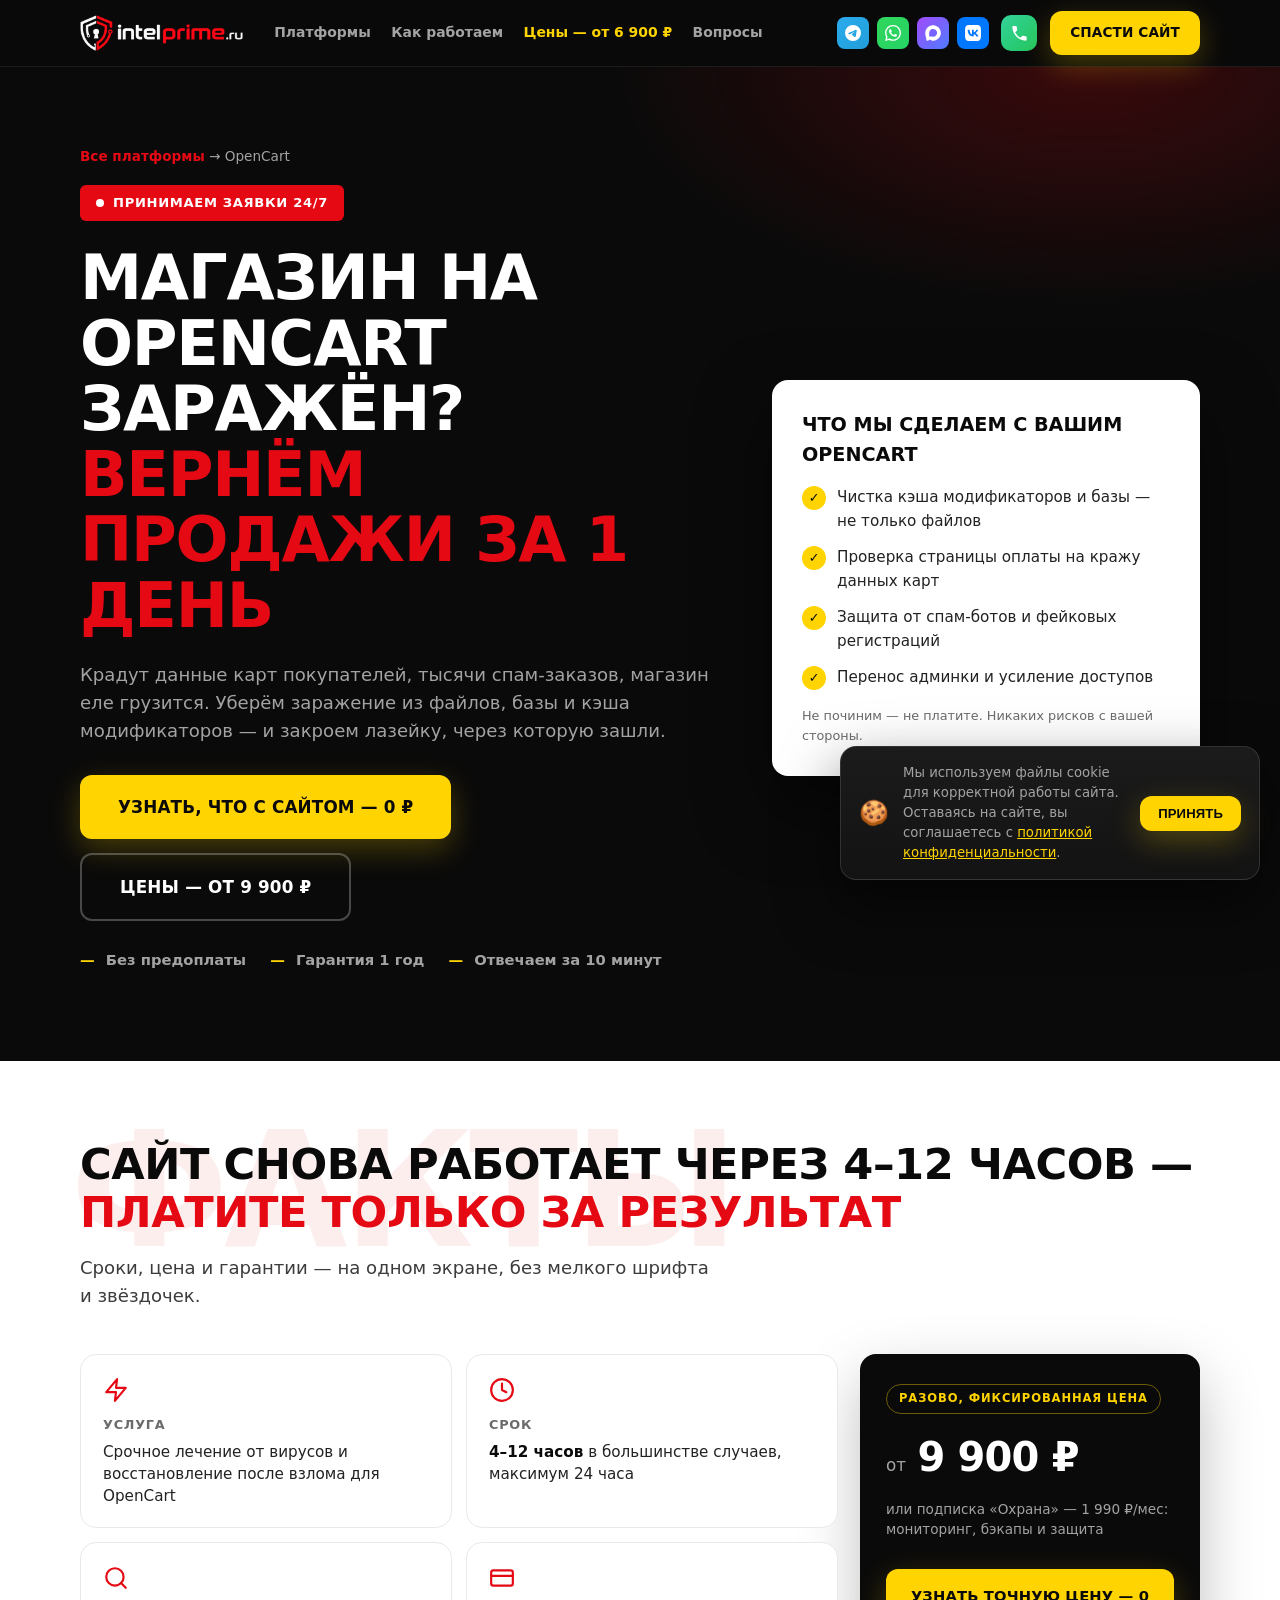
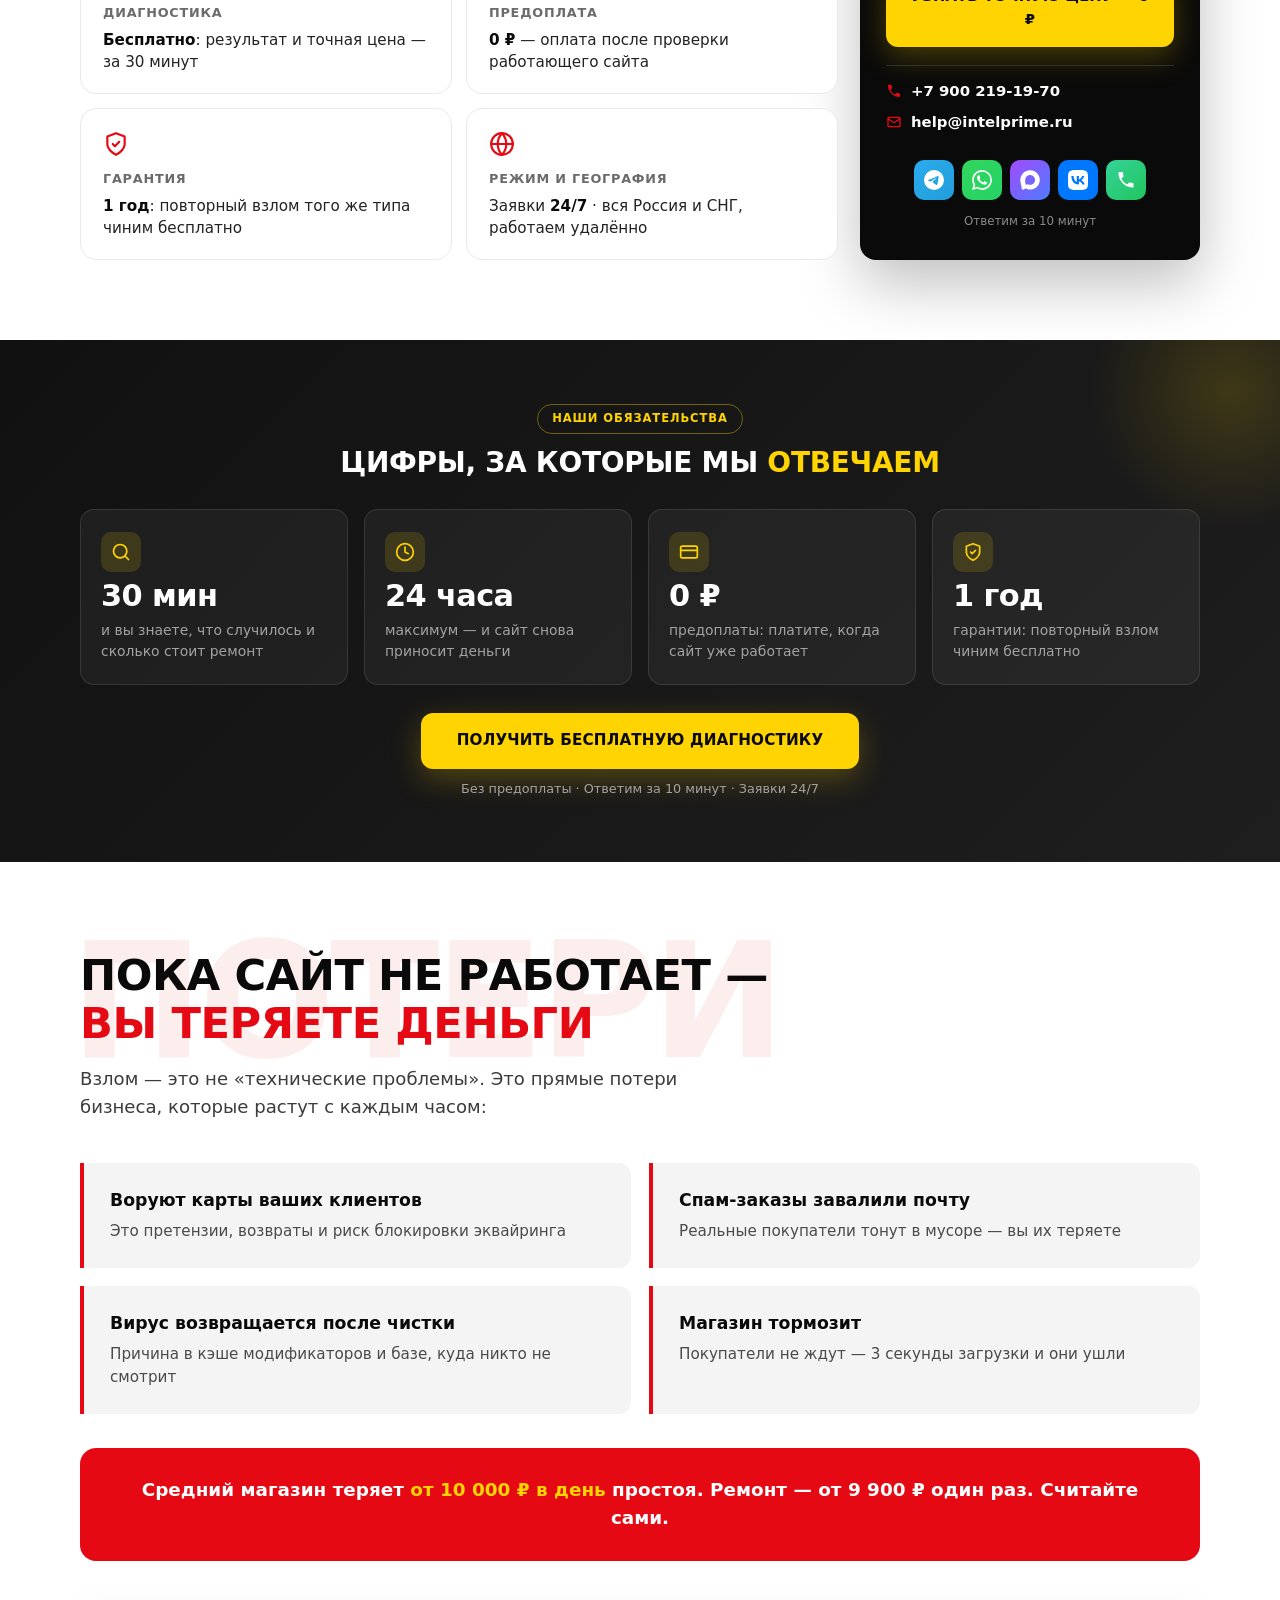
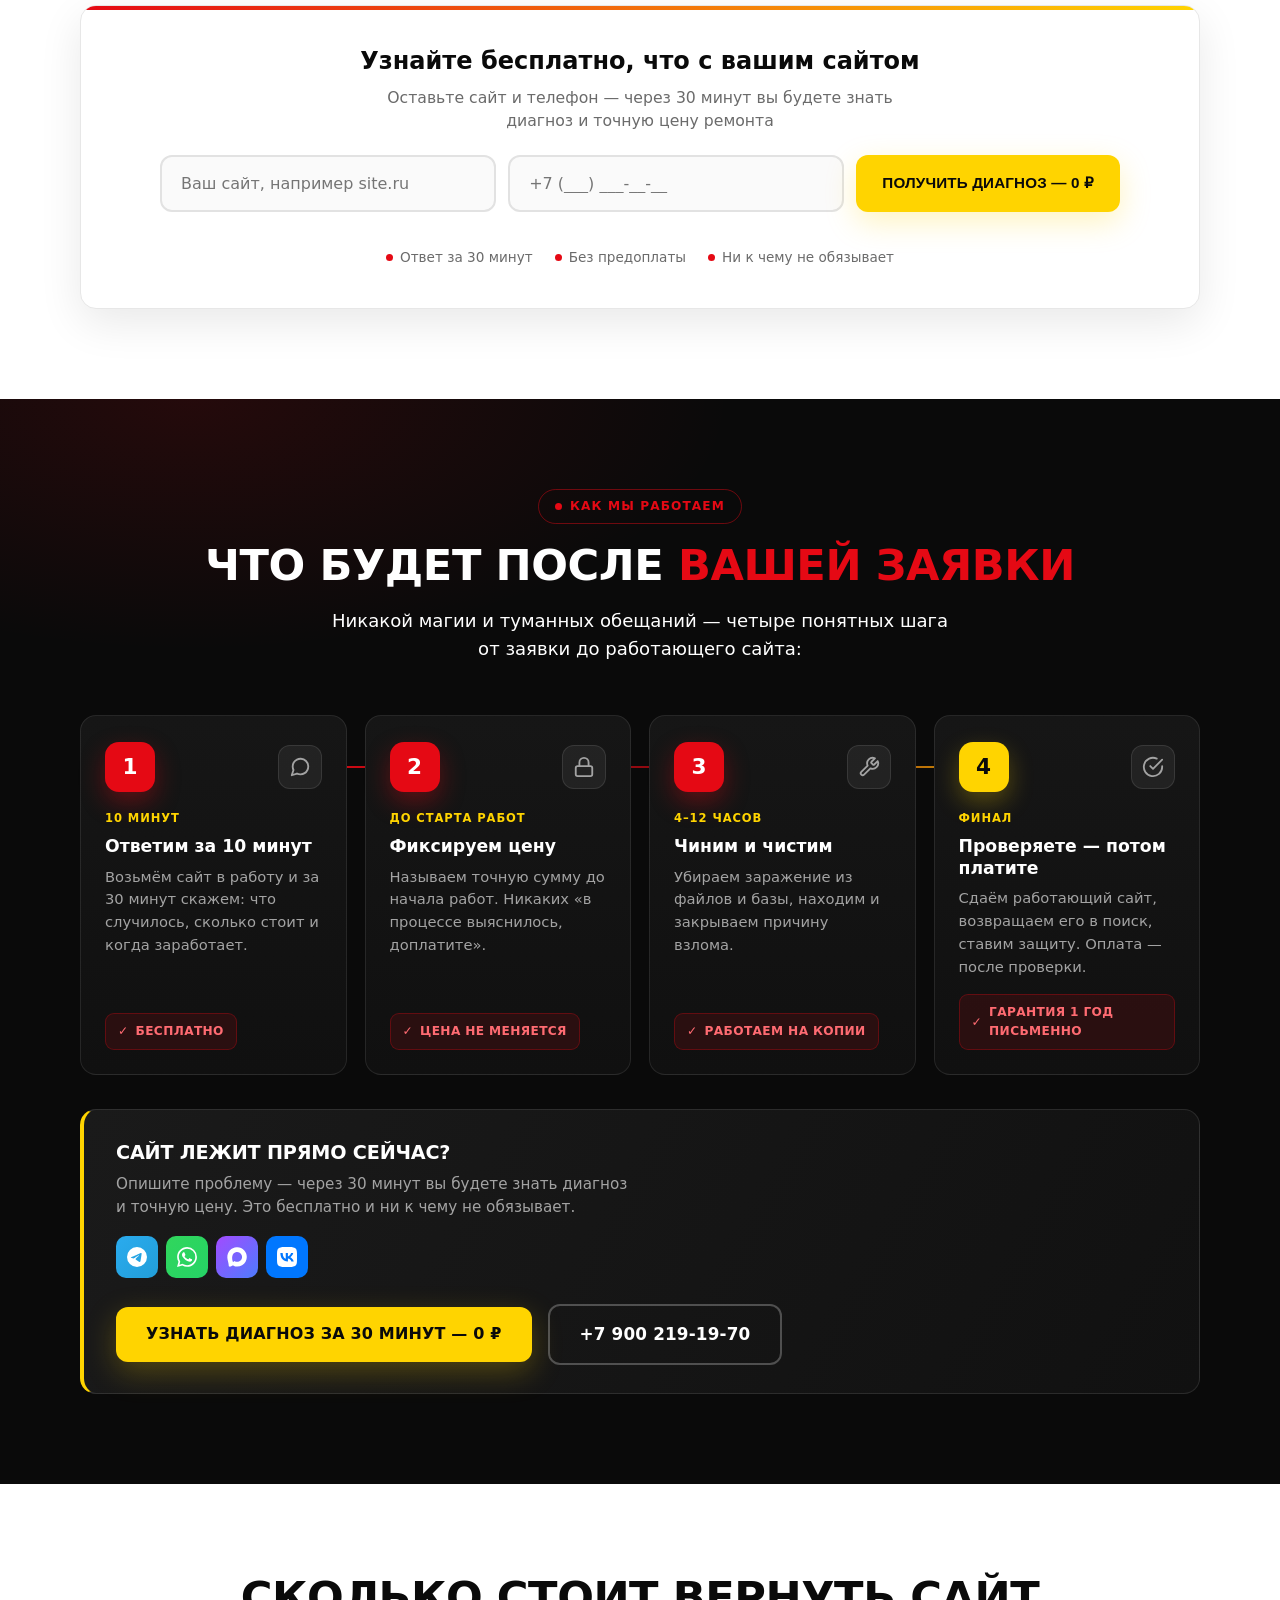
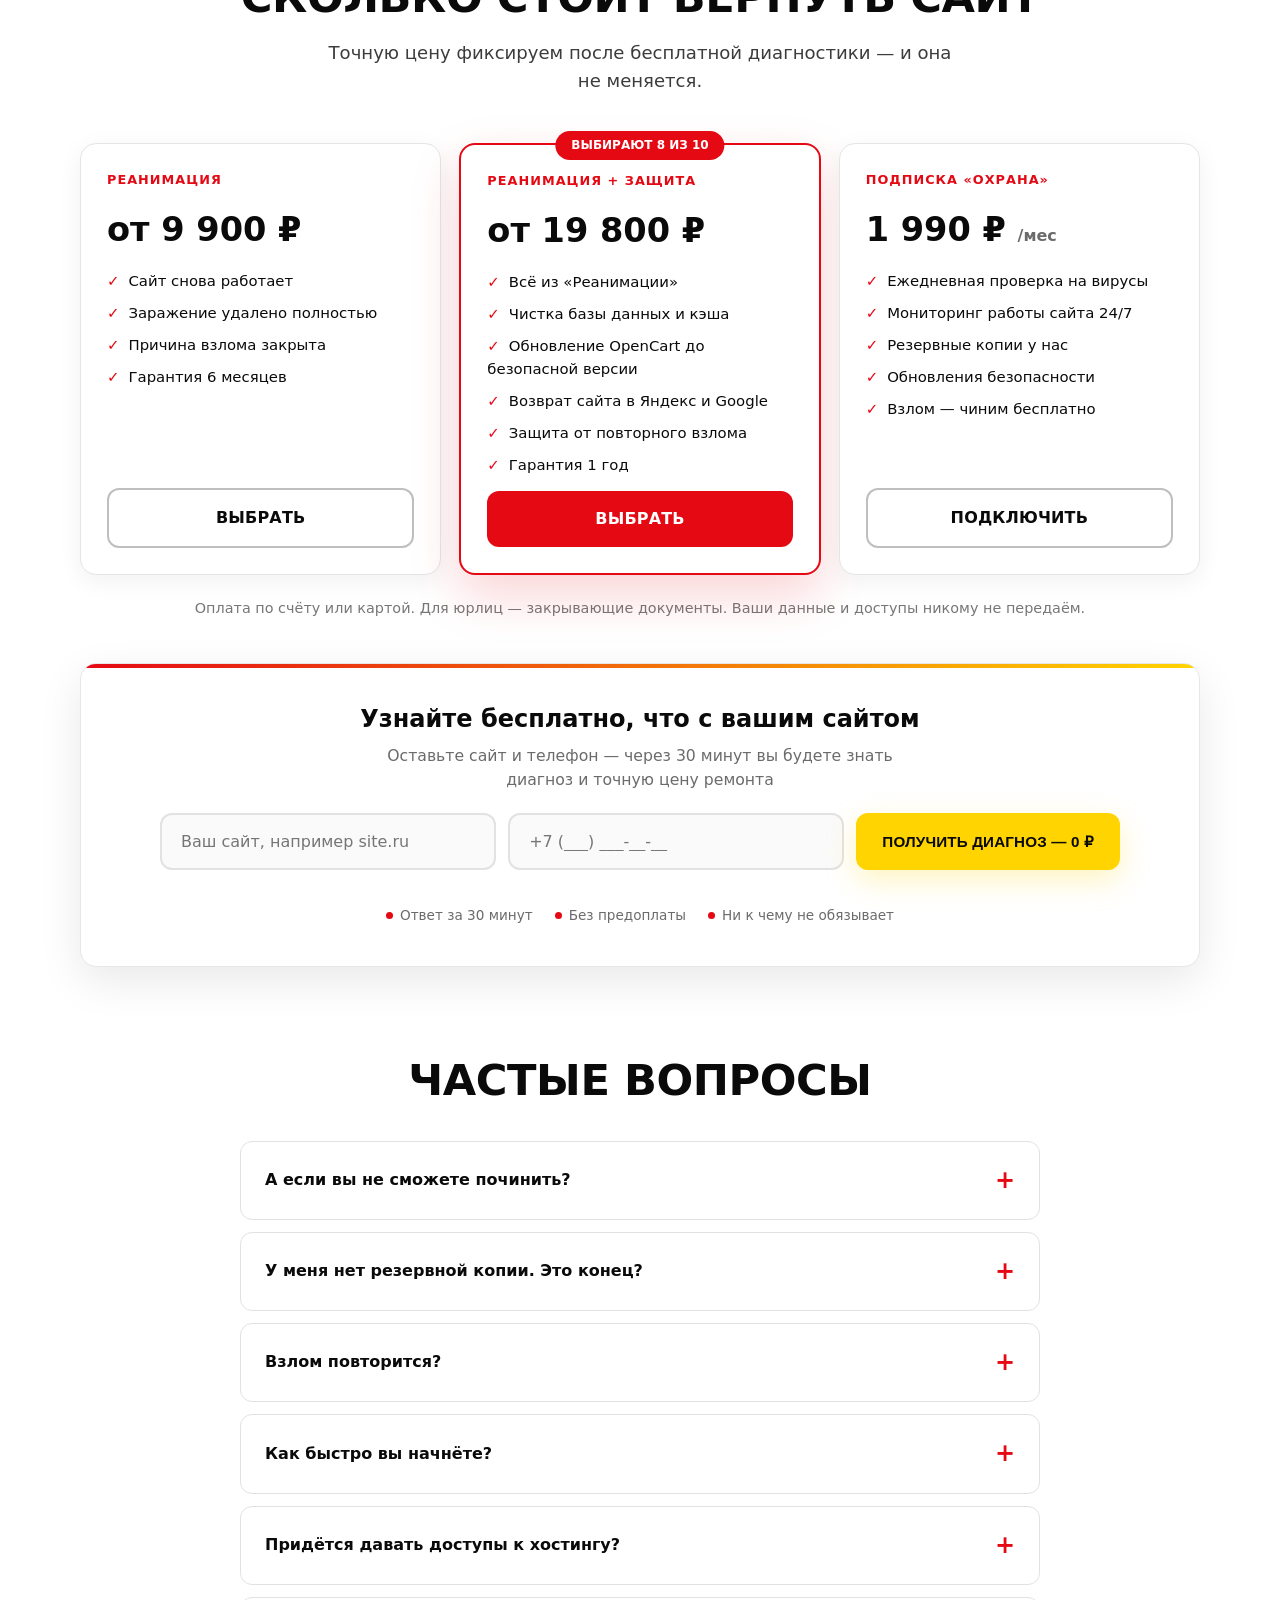
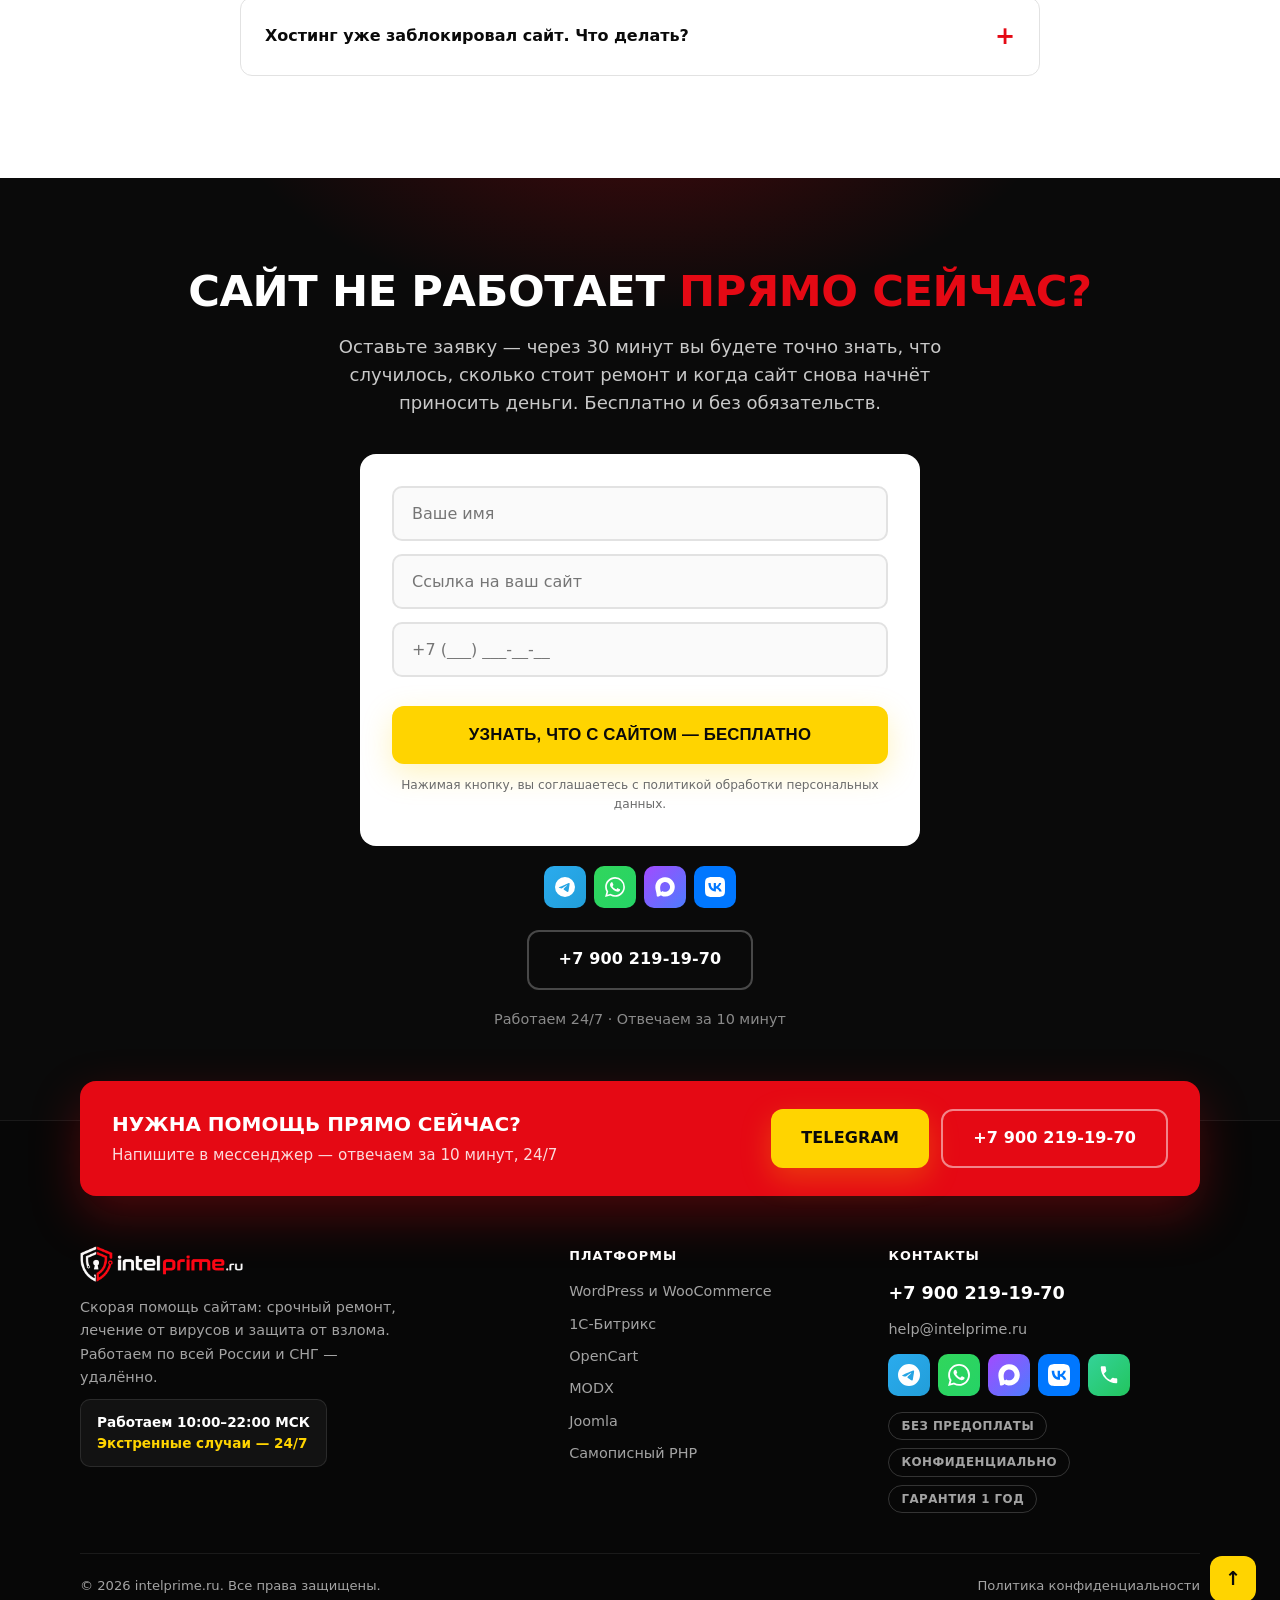
<file: opencart.html>
<!DOCTYPE html>
<html lang="ru">
<head>
<meta charset="utf-8">
<meta name="viewport" content="width=device-width, initial-scale=1">
<meta http-equiv="Content-Security-Policy" content="default-src 'self'; script-src 'self' https://mc.yandex.ru https://mc.yandex.com; style-src 'self' 'unsafe-inline' https://fonts.googleapis.com; img-src 'self' data: https://mc.yandex.ru https://mc.yandex.com; font-src 'self' https://fonts.gstatic.com; connect-src 'self' https://mc.yandex.ru https://mc.yandex.com https://mc.webvisor.org https://mc.webvisor.com wss://mc.yandex.ru wss://mc.yandex.com; frame-src https://mc.yandex.ru https://mc.yandex.com; object-src 'none'; base-uri 'self'; form-action 'self'">
<meta name="referrer" content="strict-origin-when-cross-origin">
<title>Срочный ремонт и лечение сайта на OpenCart за 24 часа — без предоплаты | intelprime.ru</title>
<meta name="description" content="Сайт на OpenCart взломан или не работает? Удалим вирусы и вернём сайт за 24 часа. Цена от 9 900 ₽, без предоплаты, гарантия 1 год. Бесплатная диагностика за 30 минут, работаем 24/7 по всей России.">
<meta name="keywords" content="лечение сайта opencart от вирусов, взломали магазин opencart, вирус opencart, спам заказы opencart">
<meta name="robots" content="index, follow">
<link rel="canonical" href="https://intel-prime.ru/opencart.html">
<link rel="icon" type="image/png" href="assets/favicon.png">
<link rel="apple-touch-icon" href="assets/favicon.png">
<meta property="og:type" content="website">
<meta property="og:site_name" content="intelprime.ru">
<meta property="og:locale" content="ru_RU">
<meta property="og:title" content="Срочный ремонт и лечение сайта на OpenCart за 24 часа — без предоплаты | intelprime.ru">
<meta property="og:description" content="Сайт на OpenCart взломан или не работает? Удалим вирусы и вернём сайт за 24 часа. Цена от 9 900 ₽, без предоплаты, гарантия 1 год. Бесплатная диагностика за 30 минут, работаем 24/7 по всей России.">
<meta property="og:url" content="https://intel-prime.ru/opencart.html">
<meta property="og:image" content="https://intel-prime.ru/assets/logo.png">
<meta name="twitter:card" content="summary">
<meta name="twitter:image" content="https://intel-prime.ru/assets/logo.png">
<meta name="twitter:title" content="Срочный ремонт и лечение сайта на OpenCart за 24 часа — без предоплаты | intelprime.ru">
<meta name="twitter:description" content="Сайт на OpenCart взломан или не работает? Удалим вирусы и вернём сайт за 24 часа. Цена от 9 900 ₽, без предоплаты, гарантия 1 год. Бесплатная диагностика за 30 минут, работаем 24/7 по всей России.">
<link rel="preconnect" href="https://fonts.googleapis.com">
<link href="https://fonts.googleapis.com/css2?family=Inter:wght@400;600;700;800;900&display=swap" rel="stylesheet">
<link rel="stylesheet" href="assets/style.css">
<script type="application/ld+json">{"@context": "https://schema.org", "@graph": [{"@type": "ProfessionalService", "@id": "https://intel-prime.ru/#org", "name": "intelprime.ru", "alternateName": "Скорая помощь сайтам intelprime.ru", "url": "https://intel-prime.ru/", "logo": "https://intel-prime.ru/assets/logo.png", "image": "https://intel-prime.ru/assets/logo.png", "telephone": "+79002191970", "email": "help@intelprime.ru", "description": "Срочное лечение сайтов от вирусов и восстановление после взлома за 24 часа. Без предоплаты, гарантия 1 год.", "areaServed": {"@type": "Country", "name": "Россия"}, "availableLanguage": ["ru"], "priceRange": "6900-30000 RUB", "currenciesAccepted": "RUB", "openingHours": "Mo-Su 00:00-24:00", "sameAs": ["https://t.me/intel_prime", "https://wa.me/79082857007", "https://max.ru/u/f9LHodD0cOK1e9zbvqqBwfyp-v51tQbrtZB05QeizJUBPKNbS9ZXcv-oo0c", "https://vk.com/intel_prime"], "knowsAbout": ["лечение сайта от вирусов", "восстановление сайта после взлома", "WordPress", "WooCommerce", "1С-Битрикс", "OpenCart", "MODX", "Joomla", "аудит безопасности PHP-сайтов"], "contactPoint": [{"@type": "ContactPoint", "telephone": "+79002191970", "email": "help@intelprime.ru", "contactType": "customer support", "availableLanguage": ["ru"], "hoursAvailable": {"@type": "OpeningHoursSpecification", "dayOfWeek": ["Monday", "Tuesday", "Wednesday", "Thursday", "Friday", "Saturday", "Sunday"], "opens": "00:00", "closes": "23:59"}}], "hasOfferCatalog": {"@type": "OfferCatalog", "name": "Ремонт и защита сайтов", "itemListElement": [{"@type": "Offer", "itemOffered": {"@type": "Service", "name": "Лечение и восстановление сайта на WordPress и WooCommerce"}, "price": "6900", "priceCurrency": "RUB", "url": "https://intel-prime.ru/wordpress.html"}, {"@type": "Offer", "itemOffered": {"@type": "Service", "name": "Лечение и восстановление сайта на 1С-Битрикс"}, "price": "14900", "priceCurrency": "RUB", "url": "https://intel-prime.ru/bitrix.html"}, {"@type": "Offer", "itemOffered": {"@type": "Service", "name": "Лечение и восстановление сайта на OpenCart"}, "price": "9900", "priceCurrency": "RUB", "url": "https://intel-prime.ru/opencart.html"}, {"@type": "Offer", "itemOffered": {"@type": "Service", "name": "Лечение и восстановление сайта на MODX"}, "price": "9900", "priceCurrency": "RUB", "url": "https://intel-prime.ru/modx.html"}, {"@type": "Offer", "itemOffered": {"@type": "Service", "name": "Лечение и восстановление сайта на Joomla"}, "price": "7900", "priceCurrency": "RUB", "url": "https://intel-prime.ru/joomla.html"}, {"@type": "Offer", "itemOffered": {"@type": "Service", "name": "Лечение и восстановление сайта на Самописные PHP-проекты"}, "price": "12900", "priceCurrency": "RUB", "url": "https://intel-prime.ru/php.html"}]}}, {"@type": "WebSite", "@id": "https://intel-prime.ru/#website", "url": "https://intel-prime.ru/", "name": "intelprime.ru", "inLanguage": "ru-RU", "publisher": {"@id": "https://intel-prime.ru/#org"}}, {"@type": "WebPage", "@id": "https://intel-prime.ru/opencart.html#webpage", "url": "https://intel-prime.ru/opencart.html", "name": "Срочный ремонт и лечение сайта на OpenCart за 24 часа — без предоплаты | intelprime.ru", "description": "Сайт на OpenCart взломан или не работает? Удалим вирусы и вернём сайт за 24 часа. Цена от 9 900 ₽, без предоплаты, гарантия 1 год. Бесплатная диагностика за 30 минут, работаем 24/7 по всей России.", "inLanguage": "ru-RU", "isPartOf": {"@id": "https://intel-prime.ru/#website"}, "about": {"@id": "https://intel-prime.ru/#org"}, "dateModified": "2026-09-01", "speakable": {"@type": "SpeakableSpecification", "cssSelector": ["h1", ".facts"]}}, {"@type": "Service", "name": "Лечение и восстановление сайта на OpenCart", "provider": {"@type": "ProfessionalService", "name": "intelprime.ru", "url": "https://intel-prime.ru/"}, "areaServed": "RU", "offers": {"@type": "Offer", "price": "9900", "priceCurrency": "RUB"}}, {"@type": "BreadcrumbList", "itemListElement": [{"@type": "ListItem", "position": 1, "name": "Главная", "item": "https://intel-prime.ru/"}, {"@type": "ListItem", "position": 2, "name": "OpenCart", "item": "https://intel-prime.ru/opencart.html"}]}, {"@type": "FAQPage", "mainEntity": [{"@type": "Question", "name": "А если вы не сможете починить?", "acceptedAnswer": {"@type": "Answer", "text": "Тогда вы не платите ничего. Предоплаты нет: сначала бесплатная диагностика и точная цена, оплата — после того, как вы проверили работающий сайт."}}, {"@type": "Question", "name": "У меня нет резервной копии. Это конец?", "acceptedAnswer": {"@type": "Answer", "text": "Нет. Восстанавливаем и без бэкапа: пересобираем сайт из чистых дистрибутивов и переносим ваш контент и базу."}}, {"@type": "Question", "name": "Взлом повторится?", "acceptedAnswer": {"@type": "Answer", "text": "Мы закрываем причину взлома, а не только следы. Если в течение года сайт взломают тем же способом — чиним бесплатно."}}, {"@type": "Question", "name": "Как быстро вы начнёте?", "acceptedAnswer": {"@type": "Answer", "text": "Отвечаем в течение 10 минут, работаем 24/7. Большинство сайтов возвращаем к жизни за 4–12 часов, максимум — сутки."}}]}]}</script>
</head>
<body>
<header>
  <div class="container nav">
    <a class="logo" href="index.html"><img src="assets/logo.png" alt="IntelPrime — защита от взлома сайтов"></a>
    <nav class="nav-links">
      <a href="index.html#cms">Платформы</a>
      <a href="opencart.html#process">Как работаем</a>
      <a class="nav-hot" href="opencart.html#pricing">Цены — от 6 900 ₽</a>
      <a href="opencart.html#faq">Вопросы</a>
    </nav>
    <div class="socials nav-socials">
      <a class="soc-tg" href="https://t.me/intel_prime" target="_blank" rel="noopener" aria-label="Telegram" title="Telegram"><svg class="icn" aria-hidden="true" role="img" viewBox="0 0 24 24" xmlns="http://www.w3.org/2000/svg"><title>Telegram</title><path d="M11.944 0A12 12 0 0 0 0 12a12 12 0 0 0 12 12 12 12 0 0 0 12-12A12 12 0 0 0 12 0a12 12 0 0 0-.056 0zm4.962 7.224c.1-.002.321.023.465.14a.506.506 0 0 1 .171.325c.016.093.036.306.02.472-.18 1.898-.962 6.502-1.36 8.627-.168.9-.499 1.201-.82 1.23-.696.065-1.225-.46-1.9-.902-1.056-.693-1.653-1.124-2.678-1.8-1.185-.78-.417-1.21.258-1.91.177-.184 3.247-2.977 3.307-3.23.007-.032.014-.15-.056-.212s-.174-.041-.249-.024c-.106.024-1.793 1.14-5.061 3.345-.48.33-.913.49-1.302.48-.428-.008-1.252-.241-1.865-.44-.752-.245-1.349-.374-1.297-.789.027-.216.325-.437.893-.663 3.498-1.524 5.83-2.529 6.998-3.014 3.332-1.386 4.025-1.627 4.476-1.635z"/></svg></a>
      <a class="soc-wa" href="https://wa.me/79082857007" target="_blank" rel="noopener" aria-label="WhatsApp" title="WhatsApp"><svg class="icn" aria-hidden="true" role="img" viewBox="0 0 24 24" xmlns="http://www.w3.org/2000/svg"><title>WhatsApp</title><path d="M17.472 14.382c-.297-.149-1.758-.867-2.03-.967-.273-.099-.471-.148-.67.15-.197.297-.767.966-.94 1.164-.173.199-.347.223-.644.075-.297-.15-1.255-.463-2.39-1.475-.883-.788-1.48-1.761-1.653-2.059-.173-.297-.018-.458.13-.606.134-.133.298-.347.446-.52.149-.174.198-.298.298-.497.099-.198.05-.371-.025-.52-.075-.149-.669-1.612-.916-2.207-.242-.579-.487-.5-.669-.51-.173-.008-.371-.01-.57-.01-.198 0-.52.074-.792.372-.272.297-1.04 1.016-1.04 2.479 0 1.462 1.065 2.875 1.213 3.074.149.198 2.096 3.2 5.077 4.487.709.306 1.262.489 1.694.625.712.227 1.36.195 1.871.118.571-.085 1.758-.719 2.006-1.413.248-.694.248-1.289.173-1.413-.074-.124-.272-.198-.57-.347m-5.421 7.403h-.004a9.87 9.87 0 01-5.031-1.378l-.361-.214-3.741.982.998-3.648-.235-.374a9.86 9.86 0 01-1.51-5.26c.001-5.45 4.436-9.884 9.888-9.884 2.64 0 5.122 1.03 6.988 2.898a9.825 9.825 0 012.893 6.994c-.003 5.45-4.437 9.884-9.885 9.884m8.413-18.297A11.815 11.815 0 0012.05 0C5.495 0 .16 5.335.157 11.892c0 2.096.547 4.142 1.588 5.945L.057 24l6.305-1.654a11.882 11.882 0 005.683 1.448h.005c6.554 0 11.89-5.335 11.893-11.893a11.821 11.821 0 00-3.48-8.413Z"/></svg></a>
      <a class="soc-max" href="https://max.ru/u/f9LHodD0cOK1e9zbvqqBwfyp-v51tQbrtZB05QeizJUBPKNbS9ZXcv-oo0c" target="_blank" rel="noopener" aria-label="MAX" title="MAX"><svg class="icn" aria-hidden="true" role="img" viewBox="0 0 720 720" xmlns="http://www.w3.org/2000/svg"><title>MAX</title><path d="M350.4,9.6C141.8,20.5,4.1,184.1,12.8,390.4c3.8,90.3,40.1,168,48.7,253.7,2.2,22.2-4.2,49.6,21.4,59.3,31.5,11.9,79.8-8.1,106.2-26.4,9-6.1,17.6-13.2,24.2-22,27.3,18.1,53.2,35.6,85.7,43.4,143.1,34.3,299.9-44.2,369.6-170.3C799.6,291.2,622.5-4.6,350.4,9.6h0ZM269.4,504c-11.3,8.8-22.2,20.8-34.7,27.7-18.1,9.7-23.7-.4-30.5-16.4-21.4-50.9-24-137.6-11.5-190.9,16.8-72.5,72.9-136.3,150-143.1,78-6.9,150.4,32.7,183.1,104.2,72.4,159.1-112.9,316.2-256.4,218.6h0Z"/></svg></a>
      <a class="soc-vk" href="https://vk.com/intel_prime" target="_blank" rel="noopener" aria-label="ВКонтакте" title="ВКонтакте"><svg class="icn" aria-hidden="true" role="img" viewBox="0 0 24 24" xmlns="http://www.w3.org/2000/svg"><title>VK</title><path d="m9.489.004.729-.003h3.564l.73.003.914.01.433.007.418.011.403.014.388.016.374.021.36.025.345.03.333.033c1.74.196 2.933.616 3.833 1.516.9.9 1.32 2.092 1.516 3.833l.034.333.029.346.025.36.02.373.025.588.012.41.013.644.009.915.004.98-.001 3.313-.003.73-.01.914-.007.433-.011.418-.014.403-.016.388-.021.374-.025.36-.03.345-.033.333c-.196 1.74-.616 2.933-1.516 3.833-.9.9-2.092 1.32-3.833 1.516l-.333.034-.346.029-.36.025-.373.02-.588.025-.41.012-.644.013-.915.009-.98.004-3.313-.001-.73-.003-.914-.01-.433-.007-.418-.011-.403-.014-.388-.016-.374-.021-.36-.025-.345-.03-.333-.033c-1.74-.196-2.933-.616-3.833-1.516-.9-.9-1.32-2.092-1.516-3.833l-.034-.333-.029-.346-.025-.36-.02-.373-.025-.588-.012-.41-.013-.644-.009-.915-.004-.98.001-3.313.003-.73.01-.914.007-.433.011-.418.014-.403.016-.388.021-.374.025-.36.03-.345.033-.333c.196-1.74.616-2.933 1.516-3.833.9-.9 2.092-1.32 3.833-1.516l.333-.034.346-.029.36-.025.373-.02.588-.025.41-.012.644-.013.915-.009ZM6.79 7.3H4.05c.13 6.24 3.25 9.99 8.72 9.99h.31v-3.57c2.01.2 3.53 1.67 4.14 3.57h2.84c-.78-2.84-2.83-4.41-4.11-5.01 1.28-.74 3.08-2.54 3.51-4.98h-2.58c-.56 1.98-2.22 3.78-3.8 3.95V7.3H10.5v6.92c-1.6-.4-3.62-2.34-3.71-6.92Z"/></svg></a>
    </div>
    <a class="nav-phone" href="tel:+79002191970">+7 900 219-19-70</a>
    <a class="nav-phone-icon soc-ph" href="tel:+79002191970" aria-label="Позвонить"><svg class="icn" aria-hidden="true" role="img" viewBox="0 0 24 24" xmlns="http://www.w3.org/2000/svg"><title>Телефон</title><path d="M6.62 10.79a15.05 15.05 0 0 0 6.59 6.59l2.2-2.2a1 1 0 0 1 1.02-.24c1.12.37 2.33.57 3.57.57a1 1 0 0 1 1 1V20a1 1 0 0 1-1 1C10.85 21 3 13.15 3 3.5a1 1 0 0 1 1-1H7.5a1 1 0 0 1 1 1c0 1.24.2 2.45.57 3.57a1 1 0 0 1-.25 1.02l-2.2 2.2z"/></svg></a>
    <a class="btn btn-cta nav-cta" href="opencart.html#contact">Спасти сайт</a>
    <button class="burger" id="burger" aria-label="Открыть меню" aria-expanded="false"><span></span><span></span><span></span></button>
  </div>
</header>
<div class="mm-overlay" id="mm-overlay"></div>
<div class="mobile-menu" id="mobile-menu" aria-hidden="true" inert>
    <div class="mm-head">
      <a class="logo" href="index.html"><img src="assets/logo.png" alt="IntelPrime — защита от взлома сайтов"></a>
      <button class="mm-close" id="mm-close" aria-label="Закрыть меню">✕</button>
    </div>
    <nav>
      <a href="index.html#cms">Платформы</a>
      <a href="opencart.html#process">Как работаем</a>
      <a href="opencart.html#pricing">Цены</a>
      <a href="opencart.html#faq">Вопросы</a>
      <a href="opencart.html#contact" class="mm-cta">Спасти сайт — 0 ₽</a>
    </nav>
    <a class="mm-phone" href="tel:+79002191970"><svg class="icn" aria-hidden="true" role="img" viewBox="0 0 24 24" xmlns="http://www.w3.org/2000/svg"><title>Телефон</title><path d="M6.62 10.79a15.05 15.05 0 0 0 6.59 6.59l2.2-2.2a1 1 0 0 1 1.02-.24c1.12.37 2.33.57 3.57.57a1 1 0 0 1 1 1V20a1 1 0 0 1-1 1C10.85 21 3 13.15 3 3.5a1 1 0 0 1 1-1H7.5a1 1 0 0 1 1 1c0 1.24.2 2.45.57 3.57a1 1 0 0 1-.25 1.02l-2.2 2.2z"/></svg>+7 900 219-19-70</a>
    <div class="socials mm-socials">
      <a class="soc-tg" href="https://t.me/intel_prime" target="_blank" rel="noopener" aria-label="Telegram" title="Telegram"><svg class="icn" aria-hidden="true" role="img" viewBox="0 0 24 24" xmlns="http://www.w3.org/2000/svg"><title>Telegram</title><path d="M11.944 0A12 12 0 0 0 0 12a12 12 0 0 0 12 12 12 12 0 0 0 12-12A12 12 0 0 0 12 0a12 12 0 0 0-.056 0zm4.962 7.224c.1-.002.321.023.465.14a.506.506 0 0 1 .171.325c.016.093.036.306.02.472-.18 1.898-.962 6.502-1.36 8.627-.168.9-.499 1.201-.82 1.23-.696.065-1.225-.46-1.9-.902-1.056-.693-1.653-1.124-2.678-1.8-1.185-.78-.417-1.21.258-1.91.177-.184 3.247-2.977 3.307-3.23.007-.032.014-.15-.056-.212s-.174-.041-.249-.024c-.106.024-1.793 1.14-5.061 3.345-.48.33-.913.49-1.302.48-.428-.008-1.252-.241-1.865-.44-.752-.245-1.349-.374-1.297-.789.027-.216.325-.437.893-.663 3.498-1.524 5.83-2.529 6.998-3.014 3.332-1.386 4.025-1.627 4.476-1.635z"/></svg></a>
      <a class="soc-wa" href="https://wa.me/79082857007" target="_blank" rel="noopener" aria-label="WhatsApp" title="WhatsApp"><svg class="icn" aria-hidden="true" role="img" viewBox="0 0 24 24" xmlns="http://www.w3.org/2000/svg"><title>WhatsApp</title><path d="M17.472 14.382c-.297-.149-1.758-.867-2.03-.967-.273-.099-.471-.148-.67.15-.197.297-.767.966-.94 1.164-.173.199-.347.223-.644.075-.297-.15-1.255-.463-2.39-1.475-.883-.788-1.48-1.761-1.653-2.059-.173-.297-.018-.458.13-.606.134-.133.298-.347.446-.52.149-.174.198-.298.298-.497.099-.198.05-.371-.025-.52-.075-.149-.669-1.612-.916-2.207-.242-.579-.487-.5-.669-.51-.173-.008-.371-.01-.57-.01-.198 0-.52.074-.792.372-.272.297-1.04 1.016-1.04 2.479 0 1.462 1.065 2.875 1.213 3.074.149.198 2.096 3.2 5.077 4.487.709.306 1.262.489 1.694.625.712.227 1.36.195 1.871.118.571-.085 1.758-.719 2.006-1.413.248-.694.248-1.289.173-1.413-.074-.124-.272-.198-.57-.347m-5.421 7.403h-.004a9.87 9.87 0 01-5.031-1.378l-.361-.214-3.741.982.998-3.648-.235-.374a9.86 9.86 0 01-1.51-5.26c.001-5.45 4.436-9.884 9.888-9.884 2.64 0 5.122 1.03 6.988 2.898a9.825 9.825 0 012.893 6.994c-.003 5.45-4.437 9.884-9.885 9.884m8.413-18.297A11.815 11.815 0 0012.05 0C5.495 0 .16 5.335.157 11.892c0 2.096.547 4.142 1.588 5.945L.057 24l6.305-1.654a11.882 11.882 0 005.683 1.448h.005c6.554 0 11.89-5.335 11.893-11.893a11.821 11.821 0 00-3.48-8.413Z"/></svg></a>
      <a class="soc-max" href="https://max.ru/u/f9LHodD0cOK1e9zbvqqBwfyp-v51tQbrtZB05QeizJUBPKNbS9ZXcv-oo0c" target="_blank" rel="noopener" aria-label="MAX" title="MAX"><svg class="icn" aria-hidden="true" role="img" viewBox="0 0 720 720" xmlns="http://www.w3.org/2000/svg"><title>MAX</title><path d="M350.4,9.6C141.8,20.5,4.1,184.1,12.8,390.4c3.8,90.3,40.1,168,48.7,253.7,2.2,22.2-4.2,49.6,21.4,59.3,31.5,11.9,79.8-8.1,106.2-26.4,9-6.1,17.6-13.2,24.2-22,27.3,18.1,53.2,35.6,85.7,43.4,143.1,34.3,299.9-44.2,369.6-170.3C799.6,291.2,622.5-4.6,350.4,9.6h0ZM269.4,504c-11.3,8.8-22.2,20.8-34.7,27.7-18.1,9.7-23.7-.4-30.5-16.4-21.4-50.9-24-137.6-11.5-190.9,16.8-72.5,72.9-136.3,150-143.1,78-6.9,150.4,32.7,183.1,104.2,72.4,159.1-112.9,316.2-256.4,218.6h0Z"/></svg></a>
      <a class="soc-vk" href="https://vk.com/intel_prime" target="_blank" rel="noopener" aria-label="ВКонтакте" title="ВКонтакте"><svg class="icn" aria-hidden="true" role="img" viewBox="0 0 24 24" xmlns="http://www.w3.org/2000/svg"><title>VK</title><path d="m9.489.004.729-.003h3.564l.73.003.914.01.433.007.418.011.403.014.388.016.374.021.36.025.345.03.333.033c1.74.196 2.933.616 3.833 1.516.9.9 1.32 2.092 1.516 3.833l.034.333.029.346.025.36.02.373.025.588.012.41.013.644.009.915.004.98-.001 3.313-.003.73-.01.914-.007.433-.011.418-.014.403-.016.388-.021.374-.025.36-.03.345-.033.333c-.196 1.74-.616 2.933-1.516 3.833-.9.9-2.092 1.32-3.833 1.516l-.333.034-.346.029-.36.025-.373.02-.588.025-.41.012-.644.013-.915.009-.98.004-3.313-.001-.73-.003-.914-.01-.433-.007-.418-.011-.403-.014-.388-.016-.374-.021-.36-.025-.345-.03-.333-.033c-1.74-.196-2.933-.616-3.833-1.516-.9-.9-1.32-2.092-1.516-3.833l-.034-.333-.029-.346-.025-.36-.02-.373-.025-.588-.012-.41-.013-.644-.009-.915-.004-.98.001-3.313.003-.73.01-.914.007-.433.011-.418.014-.403.016-.388.021-.374.025-.36.03-.345.033-.333c.196-1.74.616-2.933 1.516-3.833.9-.9 2.092-1.32 3.833-1.516l.333-.034.346-.029.36-.025.373-.02.588-.025.41-.012.644-.013.915-.009ZM6.79 7.3H4.05c.13 6.24 3.25 9.99 8.72 9.99h.31v-3.57c2.01.2 3.53 1.67 4.14 3.57h2.84c-.78-2.84-2.83-4.41-4.11-5.01 1.28-.74 3.08-2.54 3.51-4.98h-2.58c-.56 1.98-2.22 3.78-3.8 3.95V7.3H10.5v6.92c-1.6-.4-3.62-2.34-3.71-6.92Z"/></svg></a>
      <a class="soc-ph" href="tel:+79002191970" aria-label="Позвонить" title="Позвонить"><svg class="icn" aria-hidden="true" role="img" viewBox="0 0 24 24" xmlns="http://www.w3.org/2000/svg"><title>Телефон</title><path d="M6.62 10.79a15.05 15.05 0 0 0 6.59 6.59l2.2-2.2a1 1 0 0 1 1.02-.24c1.12.37 2.33.57 3.57.57a1 1 0 0 1 1 1V20a1 1 0 0 1-1 1C10.85 21 3 13.15 3 3.5a1 1 0 0 1 1-1H7.5a1 1 0 0 1 1 1c0 1.24.2 2.45.57 3.57a1 1 0 0 1-.25 1.02l-2.2 2.2z"/></svg></a>
    </div>
</div>

<section class="hero">
  <div class="container">
    <div class="crumbs"><a href="index.html">Все платформы</a> → OpenCart</div>
    <div class="hero-grid">
      <div>
        <div class="badge"><span class="pulse"></span>Принимаем заявки 24/7</div>
        <h1>Магазин на OpenCart заражён?<br><em>Вернём продажи за 1 день</em></h1>
        <p class="lead">Крадут данные карт покупателей, тысячи спам-заказов, магазин еле грузится. Уберём заражение из файлов, базы и кэша модификаторов — и закроем лазейку, через которую зашли.</p>
        <div class="hero-ctas">
          <a class="btn btn-cta btn-lg" href="#contact">Узнать, что с сайтом — 0 ₽</a>
          <a class="btn btn-outline btn-lg" href="#pricing">Цены — от 9 900 ₽</a>
        </div>
        <div class="hero-points">
          <span><b>—</b> Без предоплаты</span>
          <span><b>—</b> Гарантия 1 год</span>
          <span><b>—</b> Отвечаем за 10 минут</span>
        </div>
      </div>
      <div class="promise reveal visible">
        <h3>Что мы сделаем с вашим OpenCart</h3>
        <ul><li><span class="ic">✓</span>Чистка кэша модификаторов и базы — не только файлов</li><li><span class="ic">✓</span>Проверка страницы оплаты на кражу данных карт</li><li><span class="ic">✓</span>Защита от спам-ботов и фейковых регистраций</li><li><span class="ic">✓</span>Перенос админки и усиление доступов</li></ul>
        <p class="fine">Не починим — не платите. Никаких рисков с вашей стороны.</p>
      </div>
    </div>
  </div>
</section>

<section class="light facts-sec" id="short">
  <div class="container">
    <div class="wm" data-wm="Факты"><h2>Сайт снова работает через 4–12 часов —<br><span class="red">платите только за результат</span></h2>
    <p class="lead">Сроки, цена и гарантии — на одном экране, без мелкого шрифта и звёздочек.</p></div>
    <div class="facts-wrap">
      <dl class="facts"><div class="fact reveal"><svg class="fact-ic" aria-hidden="true" viewBox="0 0 24 24" fill="none" stroke="currentColor" stroke-width="2" stroke-linecap="round" stroke-linejoin="round"><polygon points="13 2 3 14 12 14 11 22 21 10 12 10 13 2"/></svg><dt>Услуга</dt><dd>Срочное лечение от вирусов и восстановление после взлома для OpenCart</dd></div><div class="fact reveal"><svg class="fact-ic" aria-hidden="true" viewBox="0 0 24 24" fill="none" stroke="currentColor" stroke-width="2" stroke-linecap="round" stroke-linejoin="round"><circle cx="12" cy="12" r="10"/><polyline points="12 6 12 12 16 14"/></svg><dt>Срок</dt><dd><b>4–12 часов</b> в большинстве случаев, максимум 24 часа</dd></div><div class="fact reveal"><svg class="fact-ic" aria-hidden="true" viewBox="0 0 24 24" fill="none" stroke="currentColor" stroke-width="2" stroke-linecap="round" stroke-linejoin="round"><circle cx="11" cy="11" r="8"/><line x1="21" y1="21" x2="16.65" y2="16.65"/></svg><dt>Диагностика</dt><dd><b>Бесплатно</b>: результат и точная цена — за 30 минут</dd></div><div class="fact reveal"><svg class="fact-ic" aria-hidden="true" viewBox="0 0 24 24" fill="none" stroke="currentColor" stroke-width="2" stroke-linecap="round" stroke-linejoin="round"><rect x="2" y="5" width="20" height="14" rx="2"/><line x1="2" y1="10" x2="22" y2="10"/></svg><dt>Предоплата</dt><dd><b>0 ₽</b> — оплата после проверки работающего сайта</dd></div><div class="fact reveal"><svg class="fact-ic" aria-hidden="true" viewBox="0 0 24 24" fill="none" stroke="currentColor" stroke-width="2" stroke-linecap="round" stroke-linejoin="round"><path d="M12 22s8-4 8-10V5l-8-3-8 3v7c0 6 8 10 8 10z"/><polyline points="9 12 11 14 15 10"/></svg><dt>Гарантия</dt><dd><b>1 год</b>: повторный взлом того же типа чиним бесплатно</dd></div><div class="fact reveal"><svg class="fact-ic" aria-hidden="true" viewBox="0 0 24 24" fill="none" stroke="currentColor" stroke-width="2" stroke-linecap="round" stroke-linejoin="round"><circle cx="12" cy="12" r="10"/><line x1="2" y1="12" x2="22" y2="12"/><path d="M12 2a15.3 15.3 0 0 1 4 10 15.3 15.3 0 0 1-4 10 15.3 15.3 0 0 1-4-10 15.3 15.3 0 0 1 4-10z"/></svg><dt>Режим и география</dt><dd>Заявки <b>24/7</b> · вся Россия и СНГ, работаем удалённо</dd></div></dl>
      <aside class="facts-cta reveal">
        <span class="facts-cta-tag">Разово, фиксированная цена</span>
        <div class="facts-price">от <b>9 900 ₽</b></div>
        <p class="facts-price-note">или подписка «Охрана» — 1 990 ₽/мес: мониторинг, бэкапы и защита</p>
        <a class="btn btn-cta facts-btn" href="index.html#cms">Узнать точную цену — 0 ₽</a>
        <div class="facts-contacts">
          <a href="tel:+79002191970"><svg class="icn" aria-hidden="true" role="img" viewBox="0 0 24 24" xmlns="http://www.w3.org/2000/svg"><title>Телефон</title><path d="M6.62 10.79a15.05 15.05 0 0 0 6.59 6.59l2.2-2.2a1 1 0 0 1 1.02-.24c1.12.37 2.33.57 3.57.57a1 1 0 0 1 1 1V20a1 1 0 0 1-1 1C10.85 21 3 13.15 3 3.5a1 1 0 0 1 1-1H7.5a1 1 0 0 1 1 1c0 1.24.2 2.45.57 3.57a1 1 0 0 1-.25 1.02l-2.2 2.2z"/></svg>+7 900 219-19-70</a>
          <a href="mailto:help@intelprime.ru"><svg class="icn" aria-hidden="true" role="img" viewBox="0 0 24 24" xmlns="http://www.w3.org/2000/svg"><title>Email</title><path d="M20 4H4a2 2 0 0 0-2 2v12a2 2 0 0 0 2 2h16a2 2 0 0 0 2-2V6a2 2 0 0 0-2-2zm0 2v.51l-8 5.33-8-5.33V6h16zM4 18V8.92l7.45 4.96a1 1 0 0 0 1.1 0L20 8.92V18H4z"/></svg>help@intelprime.ru</a>
        </div>
        <div class="socials facts-socials">
      <a class="soc-tg" href="https://t.me/intel_prime" target="_blank" rel="noopener" aria-label="Telegram" title="Telegram"><svg class="icn" aria-hidden="true" role="img" viewBox="0 0 24 24" xmlns="http://www.w3.org/2000/svg"><title>Telegram</title><path d="M11.944 0A12 12 0 0 0 0 12a12 12 0 0 0 12 12 12 12 0 0 0 12-12A12 12 0 0 0 12 0a12 12 0 0 0-.056 0zm4.962 7.224c.1-.002.321.023.465.14a.506.506 0 0 1 .171.325c.016.093.036.306.02.472-.18 1.898-.962 6.502-1.36 8.627-.168.9-.499 1.201-.82 1.23-.696.065-1.225-.46-1.9-.902-1.056-.693-1.653-1.124-2.678-1.8-1.185-.78-.417-1.21.258-1.91.177-.184 3.247-2.977 3.307-3.23.007-.032.014-.15-.056-.212s-.174-.041-.249-.024c-.106.024-1.793 1.14-5.061 3.345-.48.33-.913.49-1.302.48-.428-.008-1.252-.241-1.865-.44-.752-.245-1.349-.374-1.297-.789.027-.216.325-.437.893-.663 3.498-1.524 5.83-2.529 6.998-3.014 3.332-1.386 4.025-1.627 4.476-1.635z"/></svg></a>
      <a class="soc-wa" href="https://wa.me/79082857007" target="_blank" rel="noopener" aria-label="WhatsApp" title="WhatsApp"><svg class="icn" aria-hidden="true" role="img" viewBox="0 0 24 24" xmlns="http://www.w3.org/2000/svg"><title>WhatsApp</title><path d="M17.472 14.382c-.297-.149-1.758-.867-2.03-.967-.273-.099-.471-.148-.67.15-.197.297-.767.966-.94 1.164-.173.199-.347.223-.644.075-.297-.15-1.255-.463-2.39-1.475-.883-.788-1.48-1.761-1.653-2.059-.173-.297-.018-.458.13-.606.134-.133.298-.347.446-.52.149-.174.198-.298.298-.497.099-.198.05-.371-.025-.52-.075-.149-.669-1.612-.916-2.207-.242-.579-.487-.5-.669-.51-.173-.008-.371-.01-.57-.01-.198 0-.52.074-.792.372-.272.297-1.04 1.016-1.04 2.479 0 1.462 1.065 2.875 1.213 3.074.149.198 2.096 3.2 5.077 4.487.709.306 1.262.489 1.694.625.712.227 1.36.195 1.871.118.571-.085 1.758-.719 2.006-1.413.248-.694.248-1.289.173-1.413-.074-.124-.272-.198-.57-.347m-5.421 7.403h-.004a9.87 9.87 0 01-5.031-1.378l-.361-.214-3.741.982.998-3.648-.235-.374a9.86 9.86 0 01-1.51-5.26c.001-5.45 4.436-9.884 9.888-9.884 2.64 0 5.122 1.03 6.988 2.898a9.825 9.825 0 012.893 6.994c-.003 5.45-4.437 9.884-9.885 9.884m8.413-18.297A11.815 11.815 0 0012.05 0C5.495 0 .16 5.335.157 11.892c0 2.096.547 4.142 1.588 5.945L.057 24l6.305-1.654a11.882 11.882 0 005.683 1.448h.005c6.554 0 11.89-5.335 11.893-11.893a11.821 11.821 0 00-3.48-8.413Z"/></svg></a>
      <a class="soc-max" href="https://max.ru/u/f9LHodD0cOK1e9zbvqqBwfyp-v51tQbrtZB05QeizJUBPKNbS9ZXcv-oo0c" target="_blank" rel="noopener" aria-label="MAX" title="MAX"><svg class="icn" aria-hidden="true" role="img" viewBox="0 0 720 720" xmlns="http://www.w3.org/2000/svg"><title>MAX</title><path d="M350.4,9.6C141.8,20.5,4.1,184.1,12.8,390.4c3.8,90.3,40.1,168,48.7,253.7,2.2,22.2-4.2,49.6,21.4,59.3,31.5,11.9,79.8-8.1,106.2-26.4,9-6.1,17.6-13.2,24.2-22,27.3,18.1,53.2,35.6,85.7,43.4,143.1,34.3,299.9-44.2,369.6-170.3C799.6,291.2,622.5-4.6,350.4,9.6h0ZM269.4,504c-11.3,8.8-22.2,20.8-34.7,27.7-18.1,9.7-23.7-.4-30.5-16.4-21.4-50.9-24-137.6-11.5-190.9,16.8-72.5,72.9-136.3,150-143.1,78-6.9,150.4,32.7,183.1,104.2,72.4,159.1-112.9,316.2-256.4,218.6h0Z"/></svg></a>
      <a class="soc-vk" href="https://vk.com/intel_prime" target="_blank" rel="noopener" aria-label="ВКонтакте" title="ВКонтакте"><svg class="icn" aria-hidden="true" role="img" viewBox="0 0 24 24" xmlns="http://www.w3.org/2000/svg"><title>VK</title><path d="m9.489.004.729-.003h3.564l.73.003.914.01.433.007.418.011.403.014.388.016.374.021.36.025.345.03.333.033c1.74.196 2.933.616 3.833 1.516.9.9 1.32 2.092 1.516 3.833l.034.333.029.346.025.36.02.373.025.588.012.41.013.644.009.915.004.98-.001 3.313-.003.73-.01.914-.007.433-.011.418-.014.403-.016.388-.021.374-.025.36-.03.345-.033.333c-.196 1.74-.616 2.933-1.516 3.833-.9.9-2.092 1.32-3.833 1.516l-.333.034-.346.029-.36.025-.373.02-.588.025-.41.012-.644.013-.915.009-.98.004-3.313-.001-.73-.003-.914-.01-.433-.007-.418-.011-.403-.014-.388-.016-.374-.021-.36-.025-.345-.03-.333-.033c-1.74-.196-2.933-.616-3.833-1.516-.9-.9-1.32-2.092-1.516-3.833l-.034-.333-.029-.346-.025-.36-.02-.373-.025-.588-.012-.41-.013-.644-.009-.915-.004-.98.001-3.313.003-.73.01-.914.007-.433.011-.418.014-.403.016-.388.021-.374.025-.36.03-.345.033-.333c.196-1.74.616-2.933 1.516-3.833.9-.9 2.092-1.32 3.833-1.516l.333-.034.346-.029.36-.025.373-.02.588-.025.41-.012.644-.013.915-.009ZM6.79 7.3H4.05c.13 6.24 3.25 9.99 8.72 9.99h.31v-3.57c2.01.2 3.53 1.67 4.14 3.57h2.84c-.78-2.84-2.83-4.41-4.11-5.01 1.28-.74 3.08-2.54 3.51-4.98h-2.58c-.56 1.98-2.22 3.78-3.8 3.95V7.3H10.5v6.92c-1.6-.4-3.62-2.34-3.71-6.92Z"/></svg></a>
      <a class="soc-ph" href="tel:+79002191970" aria-label="Позвонить" title="Позвонить"><svg class="icn" aria-hidden="true" role="img" viewBox="0 0 24 24" xmlns="http://www.w3.org/2000/svg"><title>Телефон</title><path d="M6.62 10.79a15.05 15.05 0 0 0 6.59 6.59l2.2-2.2a1 1 0 0 1 1.02-.24c1.12.37 2.33.57 3.57.57a1 1 0 0 1 1 1V20a1 1 0 0 1-1 1C10.85 21 3 13.15 3 3.5a1 1 0 0 1 1-1H7.5a1 1 0 0 1 1 1c0 1.24.2 2.45.57 3.57a1 1 0 0 1-.25 1.02l-2.2 2.2z"/></svg></a>
    </div>
        <p class="fine">Ответим за 10 минут</p>
      </aside>
    </div>
  </div>
</section>


<section class="strip-sec">
  <div class="container">
    <div class="strip reveal">
      <div class="strip-head">
        <span class="strip-tag">Наши обязательства</span>
        <h2>Цифры, за которые мы <span class="strip-accent">отвечаем</span></h2>
      </div>
      <div class="strip-grid">
        <div class="strip-item"><span class="strip-ic"><svg class="fact-ic" aria-hidden="true" viewBox="0 0 24 24" fill="none" stroke="currentColor" stroke-width="2" stroke-linecap="round" stroke-linejoin="round"><circle cx="11" cy="11" r="8"/><line x1="21" y1="21" x2="16.65" y2="16.65"/></svg></span><b>30 мин</b><span>и вы знаете, что случилось и сколько стоит ремонт</span></div>
        <div class="strip-item"><span class="strip-ic"><svg class="fact-ic" aria-hidden="true" viewBox="0 0 24 24" fill="none" stroke="currentColor" stroke-width="2" stroke-linecap="round" stroke-linejoin="round"><circle cx="12" cy="12" r="10"/><polyline points="12 6 12 12 16 14"/></svg></span><b>24 часа</b><span>максимум — и сайт снова приносит деньги</span></div>
        <div class="strip-item"><span class="strip-ic"><svg class="fact-ic" aria-hidden="true" viewBox="0 0 24 24" fill="none" stroke="currentColor" stroke-width="2" stroke-linecap="round" stroke-linejoin="round"><rect x="2" y="5" width="20" height="14" rx="2"/><line x1="2" y1="10" x2="22" y2="10"/></svg></span><b>0 ₽</b><span>предоплаты: платите, когда сайт уже работает</span></div>
        <div class="strip-item"><span class="strip-ic"><svg class="fact-ic" aria-hidden="true" viewBox="0 0 24 24" fill="none" stroke="currentColor" stroke-width="2" stroke-linecap="round" stroke-linejoin="round"><path d="M12 22s8-4 8-10V5l-8-3-8 3v7c0 6 8 10 8 10z"/><polyline points="9 12 11 14 15 10"/></svg></span><b>1 год</b><span>гарантии: повторный взлом чиним бесплатно</span></div>
      </div>
      <div class="strip-foot">
        <a class="btn btn-cta strip-btn js-open-modal" href="#contact">Получить бесплатную диагностику</a>
        <p>Без предоплаты · Ответим за 10 минут · Заявки 24/7</p>
      </div>
    </div>
  </div>
</section>


<section class="light">
  <div class="container">
    <div class="wm" data-wm="Потери"><h2>Пока сайт не работает —<br><span class="red">вы теряете деньги</span></h2>
    <p class="lead">Взлом — это не «технические проблемы». Это прямые потери бизнеса, которые растут с каждым часом:</p></div>
    <div class="pain-list"><div class="pain reveal"><b>Воруют карты ваших клиентов</b><p>Это претензии, возвраты и риск блокировки эквайринга</p></div><div class="pain reveal"><b>Спам-заказы завалили почту</b><p>Реальные покупатели тонут в мусоре — вы их теряете</p></div><div class="pain reveal"><b>Вирус возвращается после чистки</b><p>Причина в кэше модификаторов и базе, куда никто не смотрит</p></div><div class="pain reveal"><b>Магазин тормозит</b><p>Покупатели не ждут — 3 секунды загрузки и они ушли</p></div></div>
    <div class="money reveal">Средний магазин теряет <b>от 10 000 ₽ в день</b> простоя. Ремонт — от 9 900 ₽ один раз. Считайте сами.</div>
    <form class="quick-form js-quick-form reveal" novalidate>
      <div class="qf-head">
        <b class="qf-title">Узнайте бесплатно, что с вашим сайтом</b>
        <p class="qf-sub">Оставьте сайт и телефон — через 30 минут вы будете знать диагноз и точную цену ремонта</p>
      </div>
      <div class="qf-row">
        <input type="url" name="site" placeholder="Ваш сайт, например site.ru" maxlength="200" autocomplete="url" required>
        <input type="tel" name="phone" class="js-phone" placeholder="+7 (___) ___-__-__" inputmode="tel" autocomplete="tel" required>
        <button class="btn btn-cta qf-btn" type="submit">Получить диагноз — 0 ₽</button>
      </div>
      <input type="text" name="company" class="hp-field" tabindex="-1" autocomplete="off" aria-hidden="true">
      <p class="form-error" aria-live="polite"></p>
      <div class="qf-points"><span>Ответ за 30 минут</span><span>Без предоплаты</span><span>Ни к чему не обязывает</span></div>
    </form>
  </div>
</section>


<section id="process">
  <div class="container">
    <div class="center reveal"><span class="sec-tag">Как мы работаем</span>
    <h2>Что будет после <span class="red">вашей заявки</span></h2>
    <p class="lead">Никакой магии и туманных обещаний — четыре понятных шага от заявки до работающего сайта:</p></div>
    <div class="proc">
      <div class="proc-track" aria-hidden="true"></div>
      <article class="proc-step reveal js-open-modal" role="button" tabindex="0" aria-label="Ответим за 10 минут — оставить заявку">
        <div class="proc-head"><span class="proc-num">1</span><span class="proc-ic-wrap"><svg class="proc-ic" aria-hidden="true" viewBox="0 0 24 24" fill="none" stroke="currentColor" stroke-width="2" stroke-linecap="round" stroke-linejoin="round"><path d="M21 11.5a8.38 8.38 0 0 1-.9 3.8 8.5 8.5 0 0 1-7.6 4.7 8.38 8.38 0 0 1-3.8-.9L3 21l1.9-5.7a8.38 8.38 0 0 1-.9-3.8 8.5 8.5 0 0 1 4.7-7.6 8.38 8.38 0 0 1 3.8-.9h.5a8.48 8.48 0 0 1 8 8v.5z"/></svg></span></div>
        <span class="proc-time">10 минут</span>
        <h3>Ответим за 10 минут</h3>
        <p>Возьмём сайт в работу и за 30 минут скажем: что случилось, сколько стоит и когда заработает.</p>
        <span class="proc-badge">Бесплатно</span>
      </article>
      <article class="proc-step reveal js-open-modal" role="button" tabindex="0" aria-label="Фиксируем цену — оставить заявку">
        <div class="proc-head"><span class="proc-num">2</span><span class="proc-ic-wrap"><svg class="proc-ic" aria-hidden="true" viewBox="0 0 24 24" fill="none" stroke="currentColor" stroke-width="2" stroke-linecap="round" stroke-linejoin="round"><rect x="3" y="11" width="18" height="11" rx="2"/><path d="M7 11V7a5 5 0 0 1 10 0v4"/></svg></span></div>
        <span class="proc-time">До старта работ</span>
        <h3>Фиксируем цену</h3>
        <p>Называем точную сумму до начала работ. Никаких «в процессе выяснилось, доплатите».</p>
        <span class="proc-badge">Цена не меняется</span>
      </article>
      <article class="proc-step reveal js-open-modal" role="button" tabindex="0" aria-label="Чиним и чистим — оставить заявку">
        <div class="proc-head"><span class="proc-num">3</span><span class="proc-ic-wrap"><svg class="proc-ic" aria-hidden="true" viewBox="0 0 24 24" fill="none" stroke="currentColor" stroke-width="2" stroke-linecap="round" stroke-linejoin="round"><path d="M14.7 6.3a1 1 0 0 0 0 1.4l1.6 1.6a1 1 0 0 0 1.4 0l3.77-3.77a6 6 0 0 1-7.94 7.94l-6.91 6.91a2.12 2.12 0 0 1-3-3l6.91-6.91a6 6 0 0 1 7.94-7.94l-3.76 3.76z"/></svg></span></div>
        <span class="proc-time">4–12 часов</span>
        <h3>Чиним и чистим</h3>
        <p>Убираем заражение из файлов и базы, находим и закрываем причину взлома.</p>
        <span class="proc-badge">Работаем на копии</span>
      </article>
      <article class="proc-step reveal js-open-modal" role="button" tabindex="0" aria-label="Проверяете — потом платите — оставить заявку">
        <div class="proc-head"><span class="proc-num">4</span><span class="proc-ic-wrap"><svg class="proc-ic" aria-hidden="true" viewBox="0 0 24 24" fill="none" stroke="currentColor" stroke-width="2" stroke-linecap="round" stroke-linejoin="round"><path d="M22 11.08V12a10 10 0 1 1-5.93-9.14"/><polyline points="22 4 12 14.01 9 11.01"/></svg></span></div>
        <span class="proc-time">Финал</span>
        <h3>Проверяете — потом платите</h3>
        <p>Сдаём работающий сайт, возвращаем его в поиск, ставим защиту. Оплата — после проверки.</p>
        <span class="proc-badge">Гарантия 1 год письменно</span>
      </article>
    </div>
    <div class="proc-cta reveal">
      <div class="proc-cta-txt">
        <b>Сайт лежит прямо сейчас?</b>
        <span>Опишите проблему — через 30 минут вы будете знать диагноз и точную цену. Это бесплатно и ни к чему не обязывает.</span>
        <div class="socials proc-socials">
      <a class="soc-tg" href="https://t.me/intel_prime" target="_blank" rel="noopener" aria-label="Telegram" title="Telegram"><svg class="icn" aria-hidden="true" role="img" viewBox="0 0 24 24" xmlns="http://www.w3.org/2000/svg"><title>Telegram</title><path d="M11.944 0A12 12 0 0 0 0 12a12 12 0 0 0 12 12 12 12 0 0 0 12-12A12 12 0 0 0 12 0a12 12 0 0 0-.056 0zm4.962 7.224c.1-.002.321.023.465.14a.506.506 0 0 1 .171.325c.016.093.036.306.02.472-.18 1.898-.962 6.502-1.36 8.627-.168.9-.499 1.201-.82 1.23-.696.065-1.225-.46-1.9-.902-1.056-.693-1.653-1.124-2.678-1.8-1.185-.78-.417-1.21.258-1.91.177-.184 3.247-2.977 3.307-3.23.007-.032.014-.15-.056-.212s-.174-.041-.249-.024c-.106.024-1.793 1.14-5.061 3.345-.48.33-.913.49-1.302.48-.428-.008-1.252-.241-1.865-.44-.752-.245-1.349-.374-1.297-.789.027-.216.325-.437.893-.663 3.498-1.524 5.83-2.529 6.998-3.014 3.332-1.386 4.025-1.627 4.476-1.635z"/></svg></a>
      <a class="soc-wa" href="https://wa.me/79082857007" target="_blank" rel="noopener" aria-label="WhatsApp" title="WhatsApp"><svg class="icn" aria-hidden="true" role="img" viewBox="0 0 24 24" xmlns="http://www.w3.org/2000/svg"><title>WhatsApp</title><path d="M17.472 14.382c-.297-.149-1.758-.867-2.03-.967-.273-.099-.471-.148-.67.15-.197.297-.767.966-.94 1.164-.173.199-.347.223-.644.075-.297-.15-1.255-.463-2.39-1.475-.883-.788-1.48-1.761-1.653-2.059-.173-.297-.018-.458.13-.606.134-.133.298-.347.446-.52.149-.174.198-.298.298-.497.099-.198.05-.371-.025-.52-.075-.149-.669-1.612-.916-2.207-.242-.579-.487-.5-.669-.51-.173-.008-.371-.01-.57-.01-.198 0-.52.074-.792.372-.272.297-1.04 1.016-1.04 2.479 0 1.462 1.065 2.875 1.213 3.074.149.198 2.096 3.2 5.077 4.487.709.306 1.262.489 1.694.625.712.227 1.36.195 1.871.118.571-.085 1.758-.719 2.006-1.413.248-.694.248-1.289.173-1.413-.074-.124-.272-.198-.57-.347m-5.421 7.403h-.004a9.87 9.87 0 01-5.031-1.378l-.361-.214-3.741.982.998-3.648-.235-.374a9.86 9.86 0 01-1.51-5.26c.001-5.45 4.436-9.884 9.888-9.884 2.64 0 5.122 1.03 6.988 2.898a9.825 9.825 0 012.893 6.994c-.003 5.45-4.437 9.884-9.885 9.884m8.413-18.297A11.815 11.815 0 0012.05 0C5.495 0 .16 5.335.157 11.892c0 2.096.547 4.142 1.588 5.945L.057 24l6.305-1.654a11.882 11.882 0 005.683 1.448h.005c6.554 0 11.89-5.335 11.893-11.893a11.821 11.821 0 00-3.48-8.413Z"/></svg></a>
      <a class="soc-max" href="https://max.ru/u/f9LHodD0cOK1e9zbvqqBwfyp-v51tQbrtZB05QeizJUBPKNbS9ZXcv-oo0c" target="_blank" rel="noopener" aria-label="MAX" title="MAX"><svg class="icn" aria-hidden="true" role="img" viewBox="0 0 720 720" xmlns="http://www.w3.org/2000/svg"><title>MAX</title><path d="M350.4,9.6C141.8,20.5,4.1,184.1,12.8,390.4c3.8,90.3,40.1,168,48.7,253.7,2.2,22.2-4.2,49.6,21.4,59.3,31.5,11.9,79.8-8.1,106.2-26.4,9-6.1,17.6-13.2,24.2-22,27.3,18.1,53.2,35.6,85.7,43.4,143.1,34.3,299.9-44.2,369.6-170.3C799.6,291.2,622.5-4.6,350.4,9.6h0ZM269.4,504c-11.3,8.8-22.2,20.8-34.7,27.7-18.1,9.7-23.7-.4-30.5-16.4-21.4-50.9-24-137.6-11.5-190.9,16.8-72.5,72.9-136.3,150-143.1,78-6.9,150.4,32.7,183.1,104.2,72.4,159.1-112.9,316.2-256.4,218.6h0Z"/></svg></a>
      <a class="soc-vk" href="https://vk.com/intel_prime" target="_blank" rel="noopener" aria-label="ВКонтакте" title="ВКонтакте"><svg class="icn" aria-hidden="true" role="img" viewBox="0 0 24 24" xmlns="http://www.w3.org/2000/svg"><title>VK</title><path d="m9.489.004.729-.003h3.564l.73.003.914.01.433.007.418.011.403.014.388.016.374.021.36.025.345.03.333.033c1.74.196 2.933.616 3.833 1.516.9.9 1.32 2.092 1.516 3.833l.034.333.029.346.025.36.02.373.025.588.012.41.013.644.009.915.004.98-.001 3.313-.003.73-.01.914-.007.433-.011.418-.014.403-.016.388-.021.374-.025.36-.03.345-.033.333c-.196 1.74-.616 2.933-1.516 3.833-.9.9-2.092 1.32-3.833 1.516l-.333.034-.346.029-.36.025-.373.02-.588.025-.41.012-.644.013-.915.009-.98.004-3.313-.001-.73-.003-.914-.01-.433-.007-.418-.011-.403-.014-.388-.016-.374-.021-.36-.025-.345-.03-.333-.033c-1.74-.196-2.933-.616-3.833-1.516-.9-.9-1.32-2.092-1.516-3.833l-.034-.333-.029-.346-.025-.36-.02-.373-.025-.588-.012-.41-.013-.644-.009-.915-.004-.98.001-3.313.003-.73.01-.914.007-.433.011-.418.014-.403.016-.388.021-.374.025-.36.03-.345.033-.333c.196-1.74.616-2.933 1.516-3.833.9-.9 2.092-1.32 3.833-1.516l.333-.034.346-.029.36-.025.373-.02.588-.025.41-.012.644-.013.915-.009ZM6.79 7.3H4.05c.13 6.24 3.25 9.99 8.72 9.99h.31v-3.57c2.01.2 3.53 1.67 4.14 3.57h2.84c-.78-2.84-2.83-4.41-4.11-5.01 1.28-.74 3.08-2.54 3.51-4.98h-2.58c-.56 1.98-2.22 3.78-3.8 3.95V7.3H10.5v6.92c-1.6-.4-3.62-2.34-3.71-6.92Z"/></svg></a>
    </div>
      </div>
      <div class="proc-cta-btns">
        <a class="btn btn-cta" href="#contact">Узнать диагноз за 30 минут — 0 ₽</a>
        <a class="btn btn-outline proc-cta-phone" href="tel:+79002191970">+7 900 219-19-70</a>
      </div>
    </div>
  </div>
</section>


<section id="pricing" class="light">
  <div class="container">
    <div class="center reveal"><h2>Сколько стоит вернуть сайт</h2>
    <p class="lead">Точную цену фиксируем после бесплатной диагностики — и она не меняется.</p></div>
    <div class="grid grid-3" style="margin-top:48px">
      <div class="card price-card reveal">
        <span class="plan">Реанимация</span>
        <div class="cost">от 9 900 ₽</div>
        <ul>
          <li>Сайт снова работает</li>
          <li>Заражение удалено полностью</li>
          <li>Причина взлома закрыта</li>
          <li>Гарантия 6 месяцев</li>
        </ul>
        <a class="btn btn-outline" href="#contact">Выбрать</a>
      </div>
      <div class="card price-card featured reveal">
        <div class="ribbon">Выбирают 8 из 10</div>
        <span class="plan">Реанимация + защита</span>
        <div class="cost">от 19 800 ₽</div>
        <ul>
          <li>Всё из «Реанимации»</li>
          <li>Чистка базы данных и кэша</li>
          <li>Обновление OpenCart до безопасной версии</li>
          <li>Возврат сайта в Яндекс и Google</li>
          <li>Защита от повторного взлома</li>
          <li>Гарантия 1 год</li>
        </ul>
        <a class="btn btn-red" href="#contact">Выбрать</a>
      </div>
      <div class="card price-card reveal">
        <span class="plan">Подписка «Охрана»</span>
        <div class="cost">1 990 ₽ <span>/мес</span></div>
        <ul>
          <li>Ежедневная проверка на вирусы</li>
          <li>Мониторинг работы сайта 24/7</li>
          <li>Резервные копии у нас</li>
          <li>Обновления безопасности</li>
          <li>Взлом — чиним бесплатно</li>
        </ul>
        <a class="btn btn-outline" href="#contact">Подключить</a>
      </div>
    </div>
    <p class="center" style="margin-top:22px;color:#777;font-size:.9rem">Оплата по счёту или картой. Для юрлиц — закрывающие документы. Ваши данные и доступы никому не передаём.</p>
    <form class="quick-form js-quick-form reveal" novalidate>
      <div class="qf-head">
        <b class="qf-title">Узнайте бесплатно, что с вашим сайтом</b>
        <p class="qf-sub">Оставьте сайт и телефон — через 30 минут вы будете знать диагноз и точную цену ремонта</p>
      </div>
      <div class="qf-row">
        <input type="url" name="site" placeholder="Ваш сайт, например site.ru" maxlength="200" autocomplete="url" required>
        <input type="tel" name="phone" class="js-phone" placeholder="+7 (___) ___-__-__" inputmode="tel" autocomplete="tel" required>
        <button class="btn btn-cta qf-btn" type="submit">Получить диагноз — 0 ₽</button>
      </div>
      <input type="text" name="company" class="hp-field" tabindex="-1" autocomplete="off" aria-hidden="true">
      <p class="form-error" aria-live="polite"></p>
      <div class="qf-points"><span>Ответ за 30 минут</span><span>Без предоплаты</span><span>Ни к чему не обязывает</span></div>
    </form>
  </div>
</section>


<section id="faq" class="light" style="padding-top:0">
  <div class="container" style="max-width:840px">
    <div class="center reveal"><h2>Частые вопросы</h2></div>
    <div style="margin-top:36px">
      <details class="faq-item reveal"><summary>А если вы не сможете починить?</summary><div class="answer">Тогда вы не платите ничего. Предоплаты нет: сначала бесплатная диагностика и точная цена, оплата — после того, как вы проверили работающий сайт.</div></details>
      <details class="faq-item reveal"><summary>У меня нет резервной копии. Это конец?</summary><div class="answer">Нет. Восстанавливаем и без бэкапа: пересобираем сайт из чистых дистрибутивов и переносим ваш контент и базу. Часть контента при необходимости достаём из кэша поисковиков.</div></details>
      <details class="faq-item reveal"><summary>Взлом повторится?</summary><div class="answer">Мы закрываем причину взлома, а не только следы. Если в течение года сайт взломают тем же способом — чиним бесплатно.</div></details>
      <details class="faq-item reveal"><summary>Как быстро вы начнёте?</summary><div class="answer">Отвечаем в течение 10 минут, работаем 24/7. Большинство сайтов возвращаем к жизни за 4–12 часов, максимум — сутки.</div></details>
      <details class="faq-item reveal"><summary>Придётся давать доступы к хостингу?</summary><div class="answer">Да, без доступа к файлам и базе вылечить сайт нельзя. Ваши данные и доступы никому не передаются. После работ рекомендуем сменить пароли — поможем всё настроить.</div></details>
      <details class="faq-item reveal"><summary>Хостинг уже заблокировал сайт. Что делать?</summary><div class="answer">Оставьте заявку — свяжемся с поддержкой хостинга от вашего имени, получим логи и снимем блокировку после чистки. Это входит в стоимость.</div></details>
    </div>
  </div>
</section>


<section id="contact" class="cta-final">
  <div class="container center">
    <div class="reveal">
      <h2>Сайт не работает <span class="red">прямо сейчас?</span></h2>
      <p class="lead" style="margin:0 auto;color:#c9c9c9">Оставьте заявку — через 30 минут вы будете точно знать, что случилось, сколько стоит ремонт и когда сайт снова начнёт приносить деньги. Бесплатно и без обязательств.</p>
    </div>
    <form class="form-card reveal" id="lead-form" novalidate>
      <input type="text" name="name" placeholder="Ваше имя" maxlength="60" required autocomplete="name">
      <input type="url" name="site" placeholder="Ссылка на ваш сайт" maxlength="200" autocomplete="url" required>
      <input type="tel" name="phone" class="js-phone" placeholder="+7 (___) ___-__-__" inputmode="tel" autocomplete="tel" required>
      <input type="text" name="company" class="hp-field" tabindex="-1" autocomplete="off" aria-hidden="true">
      <p class="form-error" aria-live="polite"></p>
      <button class="btn btn-cta btn-lg" type="submit">Узнать, что с сайтом — бесплатно</button>
      <p class="fine">Нажимая кнопку, вы соглашаетесь с <a href="privacy.html" target="_blank" rel="noopener">политикой обработки персональных данных</a>.</p>
    </form>
    <div class="socials form-socials">
      <a class="soc-tg" href="https://t.me/intel_prime" target="_blank" rel="noopener" aria-label="Telegram" title="Telegram"><svg class="icn" aria-hidden="true" role="img" viewBox="0 0 24 24" xmlns="http://www.w3.org/2000/svg"><title>Telegram</title><path d="M11.944 0A12 12 0 0 0 0 12a12 12 0 0 0 12 12 12 12 0 0 0 12-12A12 12 0 0 0 12 0a12 12 0 0 0-.056 0zm4.962 7.224c.1-.002.321.023.465.14a.506.506 0 0 1 .171.325c.016.093.036.306.02.472-.18 1.898-.962 6.502-1.36 8.627-.168.9-.499 1.201-.82 1.23-.696.065-1.225-.46-1.9-.902-1.056-.693-1.653-1.124-2.678-1.8-1.185-.78-.417-1.21.258-1.91.177-.184 3.247-2.977 3.307-3.23.007-.032.014-.15-.056-.212s-.174-.041-.249-.024c-.106.024-1.793 1.14-5.061 3.345-.48.33-.913.49-1.302.48-.428-.008-1.252-.241-1.865-.44-.752-.245-1.349-.374-1.297-.789.027-.216.325-.437.893-.663 3.498-1.524 5.83-2.529 6.998-3.014 3.332-1.386 4.025-1.627 4.476-1.635z"/></svg></a>
      <a class="soc-wa" href="https://wa.me/79082857007" target="_blank" rel="noopener" aria-label="WhatsApp" title="WhatsApp"><svg class="icn" aria-hidden="true" role="img" viewBox="0 0 24 24" xmlns="http://www.w3.org/2000/svg"><title>WhatsApp</title><path d="M17.472 14.382c-.297-.149-1.758-.867-2.03-.967-.273-.099-.471-.148-.67.15-.197.297-.767.966-.94 1.164-.173.199-.347.223-.644.075-.297-.15-1.255-.463-2.39-1.475-.883-.788-1.48-1.761-1.653-2.059-.173-.297-.018-.458.13-.606.134-.133.298-.347.446-.52.149-.174.198-.298.298-.497.099-.198.05-.371-.025-.52-.075-.149-.669-1.612-.916-2.207-.242-.579-.487-.5-.669-.51-.173-.008-.371-.01-.57-.01-.198 0-.52.074-.792.372-.272.297-1.04 1.016-1.04 2.479 0 1.462 1.065 2.875 1.213 3.074.149.198 2.096 3.2 5.077 4.487.709.306 1.262.489 1.694.625.712.227 1.36.195 1.871.118.571-.085 1.758-.719 2.006-1.413.248-.694.248-1.289.173-1.413-.074-.124-.272-.198-.57-.347m-5.421 7.403h-.004a9.87 9.87 0 01-5.031-1.378l-.361-.214-3.741.982.998-3.648-.235-.374a9.86 9.86 0 01-1.51-5.26c.001-5.45 4.436-9.884 9.888-9.884 2.64 0 5.122 1.03 6.988 2.898a9.825 9.825 0 012.893 6.994c-.003 5.45-4.437 9.884-9.885 9.884m8.413-18.297A11.815 11.815 0 0012.05 0C5.495 0 .16 5.335.157 11.892c0 2.096.547 4.142 1.588 5.945L.057 24l6.305-1.654a11.882 11.882 0 005.683 1.448h.005c6.554 0 11.89-5.335 11.893-11.893a11.821 11.821 0 00-3.48-8.413Z"/></svg></a>
      <a class="soc-max" href="https://max.ru/u/f9LHodD0cOK1e9zbvqqBwfyp-v51tQbrtZB05QeizJUBPKNbS9ZXcv-oo0c" target="_blank" rel="noopener" aria-label="MAX" title="MAX"><svg class="icn" aria-hidden="true" role="img" viewBox="0 0 720 720" xmlns="http://www.w3.org/2000/svg"><title>MAX</title><path d="M350.4,9.6C141.8,20.5,4.1,184.1,12.8,390.4c3.8,90.3,40.1,168,48.7,253.7,2.2,22.2-4.2,49.6,21.4,59.3,31.5,11.9,79.8-8.1,106.2-26.4,9-6.1,17.6-13.2,24.2-22,27.3,18.1,53.2,35.6,85.7,43.4,143.1,34.3,299.9-44.2,369.6-170.3C799.6,291.2,622.5-4.6,350.4,9.6h0ZM269.4,504c-11.3,8.8-22.2,20.8-34.7,27.7-18.1,9.7-23.7-.4-30.5-16.4-21.4-50.9-24-137.6-11.5-190.9,16.8-72.5,72.9-136.3,150-143.1,78-6.9,150.4,32.7,183.1,104.2,72.4,159.1-112.9,316.2-256.4,218.6h0Z"/></svg></a>
      <a class="soc-vk" href="https://vk.com/intel_prime" target="_blank" rel="noopener" aria-label="ВКонтакте" title="ВКонтакте"><svg class="icn" aria-hidden="true" role="img" viewBox="0 0 24 24" xmlns="http://www.w3.org/2000/svg"><title>VK</title><path d="m9.489.004.729-.003h3.564l.73.003.914.01.433.007.418.011.403.014.388.016.374.021.36.025.345.03.333.033c1.74.196 2.933.616 3.833 1.516.9.9 1.32 2.092 1.516 3.833l.034.333.029.346.025.36.02.373.025.588.012.41.013.644.009.915.004.98-.001 3.313-.003.73-.01.914-.007.433-.011.418-.014.403-.016.388-.021.374-.025.36-.03.345-.033.333c-.196 1.74-.616 2.933-1.516 3.833-.9.9-2.092 1.32-3.833 1.516l-.333.034-.346.029-.36.025-.373.02-.588.025-.41.012-.644.013-.915.009-.98.004-3.313-.001-.73-.003-.914-.01-.433-.007-.418-.011-.403-.014-.388-.016-.374-.021-.36-.025-.345-.03-.333-.033c-1.74-.196-2.933-.616-3.833-1.516-.9-.9-1.32-2.092-1.516-3.833l-.034-.333-.029-.346-.025-.36-.02-.373-.025-.588-.012-.41-.013-.644-.009-.915-.004-.98.001-3.313.003-.73.01-.914.007-.433.011-.418.014-.403.016-.388.021-.374.025-.36.03-.345.033-.333c.196-1.74.616-2.933 1.516-3.833.9-.9 2.092-1.32 3.833-1.516l.333-.034.346-.029.36-.025.373-.02.588-.025.41-.012.644-.013.915-.009ZM6.79 7.3H4.05c.13 6.24 3.25 9.99 8.72 9.99h.31v-3.57c2.01.2 3.53 1.67 4.14 3.57h2.84c-.78-2.84-2.83-4.41-4.11-5.01 1.28-.74 3.08-2.54 3.51-4.98h-2.58c-.56 1.98-2.22 3.78-3.8 3.95V7.3H10.5v6.92c-1.6-.4-3.62-2.34-3.71-6.92Z"/></svg></a>
    </div>
    <div class="messengers">
      <a class="btn btn-outline" href="tel:+79002191970">+7 900 219-19-70</a>
    </div>
    <p style="margin-top:18px;color:#8a8a8a;font-size:.9rem">Работаем 24/7 · Отвечаем за 10 минут</p>
  </div>
</section>


<footer>
  <div class="container">
    <div class="footer-cta">
      <div>
        <h3>Нужна помощь прямо сейчас?</h3>
        <p>Напишите в мессенджер — отвечаем за 10 минут, 24/7</p>
      </div>
      <div class="footer-cta-btns">
        <a class="btn btn-cta" href="https://t.me/intel_prime" target="_blank" rel="noopener">Telegram</a>
        <a class="btn btn-outline" href="tel:+79002191970">+7 900 219-19-70</a>
      </div>
    </div>
    <div class="footer-grid footer-grid-3">
      <div class="footer-col footer-brand">
        <a class="logo" href="index.html"><img src="assets/logo.png" alt="IntelPrime — защита от взлома сайтов"></a>
        <p>Скорая помощь сайтам: срочный ремонт, лечение от вирусов и защита от взлома. Работаем по всей России и СНГ — удалённо.</p>
        <div class="footer-work">Работаем 10:00–22:00 МСК<br><span>Экстренные случаи — 24/7</span></div>
      </div>
      <div class="footer-col">
        <b>Платформы</b>
        <a href="wordpress.html">WordPress и WooCommerce</a>
        <a href="bitrix.html">1С-Битрикс</a>
        <a href="opencart.html">OpenCart</a>
        <a href="modx.html">MODX</a>
        <a href="joomla.html">Joomla</a>
        <a href="php.html">Самописный PHP</a>
      </div>
      <div class="footer-col">
        <b>Контакты</b>
        <a href="tel:+79002191970" class="footer-phone">+7 900 219-19-70</a>
        <a href="mailto:help@intelprime.ru">help@intelprime.ru</a>
        <div class="socials footer-socials">
      <a class="soc-tg" href="https://t.me/intel_prime" target="_blank" rel="noopener" aria-label="Telegram" title="Telegram"><svg class="icn" aria-hidden="true" role="img" viewBox="0 0 24 24" xmlns="http://www.w3.org/2000/svg"><title>Telegram</title><path d="M11.944 0A12 12 0 0 0 0 12a12 12 0 0 0 12 12 12 12 0 0 0 12-12A12 12 0 0 0 12 0a12 12 0 0 0-.056 0zm4.962 7.224c.1-.002.321.023.465.14a.506.506 0 0 1 .171.325c.016.093.036.306.02.472-.18 1.898-.962 6.502-1.36 8.627-.168.9-.499 1.201-.82 1.23-.696.065-1.225-.46-1.9-.902-1.056-.693-1.653-1.124-2.678-1.8-1.185-.78-.417-1.21.258-1.91.177-.184 3.247-2.977 3.307-3.23.007-.032.014-.15-.056-.212s-.174-.041-.249-.024c-.106.024-1.793 1.14-5.061 3.345-.48.33-.913.49-1.302.48-.428-.008-1.252-.241-1.865-.44-.752-.245-1.349-.374-1.297-.789.027-.216.325-.437.893-.663 3.498-1.524 5.83-2.529 6.998-3.014 3.332-1.386 4.025-1.627 4.476-1.635z"/></svg></a>
      <a class="soc-wa" href="https://wa.me/79082857007" target="_blank" rel="noopener" aria-label="WhatsApp" title="WhatsApp"><svg class="icn" aria-hidden="true" role="img" viewBox="0 0 24 24" xmlns="http://www.w3.org/2000/svg"><title>WhatsApp</title><path d="M17.472 14.382c-.297-.149-1.758-.867-2.03-.967-.273-.099-.471-.148-.67.15-.197.297-.767.966-.94 1.164-.173.199-.347.223-.644.075-.297-.15-1.255-.463-2.39-1.475-.883-.788-1.48-1.761-1.653-2.059-.173-.297-.018-.458.13-.606.134-.133.298-.347.446-.52.149-.174.198-.298.298-.497.099-.198.05-.371-.025-.52-.075-.149-.669-1.612-.916-2.207-.242-.579-.487-.5-.669-.51-.173-.008-.371-.01-.57-.01-.198 0-.52.074-.792.372-.272.297-1.04 1.016-1.04 2.479 0 1.462 1.065 2.875 1.213 3.074.149.198 2.096 3.2 5.077 4.487.709.306 1.262.489 1.694.625.712.227 1.36.195 1.871.118.571-.085 1.758-.719 2.006-1.413.248-.694.248-1.289.173-1.413-.074-.124-.272-.198-.57-.347m-5.421 7.403h-.004a9.87 9.87 0 01-5.031-1.378l-.361-.214-3.741.982.998-3.648-.235-.374a9.86 9.86 0 01-1.51-5.26c.001-5.45 4.436-9.884 9.888-9.884 2.64 0 5.122 1.03 6.988 2.898a9.825 9.825 0 012.893 6.994c-.003 5.45-4.437 9.884-9.885 9.884m8.413-18.297A11.815 11.815 0 0012.05 0C5.495 0 .16 5.335.157 11.892c0 2.096.547 4.142 1.588 5.945L.057 24l6.305-1.654a11.882 11.882 0 005.683 1.448h.005c6.554 0 11.89-5.335 11.893-11.893a11.821 11.821 0 00-3.48-8.413Z"/></svg></a>
      <a class="soc-max" href="https://max.ru/u/f9LHodD0cOK1e9zbvqqBwfyp-v51tQbrtZB05QeizJUBPKNbS9ZXcv-oo0c" target="_blank" rel="noopener" aria-label="MAX" title="MAX"><svg class="icn" aria-hidden="true" role="img" viewBox="0 0 720 720" xmlns="http://www.w3.org/2000/svg"><title>MAX</title><path d="M350.4,9.6C141.8,20.5,4.1,184.1,12.8,390.4c3.8,90.3,40.1,168,48.7,253.7,2.2,22.2-4.2,49.6,21.4,59.3,31.5,11.9,79.8-8.1,106.2-26.4,9-6.1,17.6-13.2,24.2-22,27.3,18.1,53.2,35.6,85.7,43.4,143.1,34.3,299.9-44.2,369.6-170.3C799.6,291.2,622.5-4.6,350.4,9.6h0ZM269.4,504c-11.3,8.8-22.2,20.8-34.7,27.7-18.1,9.7-23.7-.4-30.5-16.4-21.4-50.9-24-137.6-11.5-190.9,16.8-72.5,72.9-136.3,150-143.1,78-6.9,150.4,32.7,183.1,104.2,72.4,159.1-112.9,316.2-256.4,218.6h0Z"/></svg></a>
      <a class="soc-vk" href="https://vk.com/intel_prime" target="_blank" rel="noopener" aria-label="ВКонтакте" title="ВКонтакте"><svg class="icn" aria-hidden="true" role="img" viewBox="0 0 24 24" xmlns="http://www.w3.org/2000/svg"><title>VK</title><path d="m9.489.004.729-.003h3.564l.73.003.914.01.433.007.418.011.403.014.388.016.374.021.36.025.345.03.333.033c1.74.196 2.933.616 3.833 1.516.9.9 1.32 2.092 1.516 3.833l.034.333.029.346.025.36.02.373.025.588.012.41.013.644.009.915.004.98-.001 3.313-.003.73-.01.914-.007.433-.011.418-.014.403-.016.388-.021.374-.025.36-.03.345-.033.333c-.196 1.74-.616 2.933-1.516 3.833-.9.9-2.092 1.32-3.833 1.516l-.333.034-.346.029-.36.025-.373.02-.588.025-.41.012-.644.013-.915.009-.98.004-3.313-.001-.73-.003-.914-.01-.433-.007-.418-.011-.403-.014-.388-.016-.374-.021-.36-.025-.345-.03-.333-.033c-1.74-.196-2.933-.616-3.833-1.516-.9-.9-1.32-2.092-1.516-3.833l-.034-.333-.029-.346-.025-.36-.02-.373-.025-.588-.012-.41-.013-.644-.009-.915-.004-.98.001-3.313.003-.73.01-.914.007-.433.011-.418.014-.403.016-.388.021-.374.025-.36.03-.345.033-.333c.196-1.74.616-2.933 1.516-3.833.9-.9 2.092-1.32 3.833-1.516l.333-.034.346-.029.36-.025.373-.02.588-.025.41-.012.644-.013.915-.009ZM6.79 7.3H4.05c.13 6.24 3.25 9.99 8.72 9.99h.31v-3.57c2.01.2 3.53 1.67 4.14 3.57h2.84c-.78-2.84-2.83-4.41-4.11-5.01 1.28-.74 3.08-2.54 3.51-4.98h-2.58c-.56 1.98-2.22 3.78-3.8 3.95V7.3H10.5v6.92c-1.6-.4-3.62-2.34-3.71-6.92Z"/></svg></a>
      <a class="soc-ph" href="tel:+79002191970" aria-label="Позвонить" title="Позвонить"><svg class="icn" aria-hidden="true" role="img" viewBox="0 0 24 24" xmlns="http://www.w3.org/2000/svg"><title>Телефон</title><path d="M6.62 10.79a15.05 15.05 0 0 0 6.59 6.59l2.2-2.2a1 1 0 0 1 1.02-.24c1.12.37 2.33.57 3.57.57a1 1 0 0 1 1 1V20a1 1 0 0 1-1 1C10.85 21 3 13.15 3 3.5a1 1 0 0 1 1-1H7.5a1 1 0 0 1 1 1c0 1.24.2 2.45.57 3.57a1 1 0 0 1-.25 1.02l-2.2 2.2z"/></svg></a>
    </div>
        <div class="footer-badges"><span>Без предоплаты</span><span>Конфиденциально</span><span>Гарантия 1 год</span></div>
      </div>
    </div>
    <div class="footer-bottom">
      <div>© 2026 intelprime.ru. Все права защищены.</div>
      <div><a href="privacy.html" target="_blank" rel="noopener">Политика конфиденциальности</a></div>
    </div>
  </div>
  <a class="scrollup" href="#" aria-label="Наверх">↑</a>
</footer>
<div class="sticky-cta"><a class="btn btn-cta btn-lg" href="#contact">Спасти сайт — диагностика 0 ₽</a></div>
<div class="modal-overlay" id="lead-modal" aria-hidden="true" inert>
  <div class="modal" role="dialog" aria-modal="true" aria-labelledby="modal-title">
    <button class="modal-close" id="modal-close" aria-label="Закрыть">✕</button>
    <div class="modal-badge"><span class="pulse"></span>Ответим за 10 минут</div>
    <h3 id="modal-title">Спасём ваш сайт<span class="modal-cms" id="modal-cms"></span></h3>
    <p class="modal-sub">Оставьте контакты — через 30 минут вы будете знать, что случилось и сколько стоит ремонт. Бесплатно.</p>
    <form id="modal-form" novalidate>
      <input type="text" name="name" placeholder="Ваше имя" maxlength="60" required autocomplete="name">
      <input type="url" name="site" placeholder="Ссылка на ваш сайт" maxlength="200" autocomplete="url" required>
      <input type="tel" name="phone" class="js-phone" placeholder="+7 (___) ___-__-__" inputmode="tel" autocomplete="tel" required>
      <input type="text" name="company" class="hp-field" tabindex="-1" autocomplete="off" aria-hidden="true">
      <p class="form-error" aria-live="polite"></p>
      <button class="btn btn-cta btn-lg" type="submit">Получить бесплатную диагностику</button>
      <p class="fine">Нажимая кнопку, вы соглашаетесь с <a href="privacy.html" target="_blank" rel="noopener">политикой обработки персональных данных</a>.</p>
    </form>
    <div class="modal-ok" id="modal-ok">
      <div class="ok-ic">✓</div>
      <b>Заявка принята!</b>
      <p>Свяжемся с вами в течение 10 минут.</p>
    </div>
  </div>
</div>
<div class="cookie-bar" id="cookie-bar" role="dialog" aria-label="Сообщение об использовании cookie" aria-hidden="true">
  <div class="cookie-ic">🍪</div>
  <div class="cookie-txt">Мы используем файлы cookie для корректной работы сайта. Оставаясь на сайте, вы соглашаетесь с <a href="privacy.html" target="_blank" rel="noopener">политикой конфиденциальности</a>.</div>
  <button class="btn btn-cta cookie-btn" id="cookie-accept" type="button">Принять</button>
</div>
<script src="assets/main.js"></script>
<script src="assets/metrika.js"></script>
<noscript><div><img src="https://mc.yandex.ru/watch/112155075" style="position:absolute; left:-9999px;" alt=""></div></noscript>
</body>
</html>
</file>
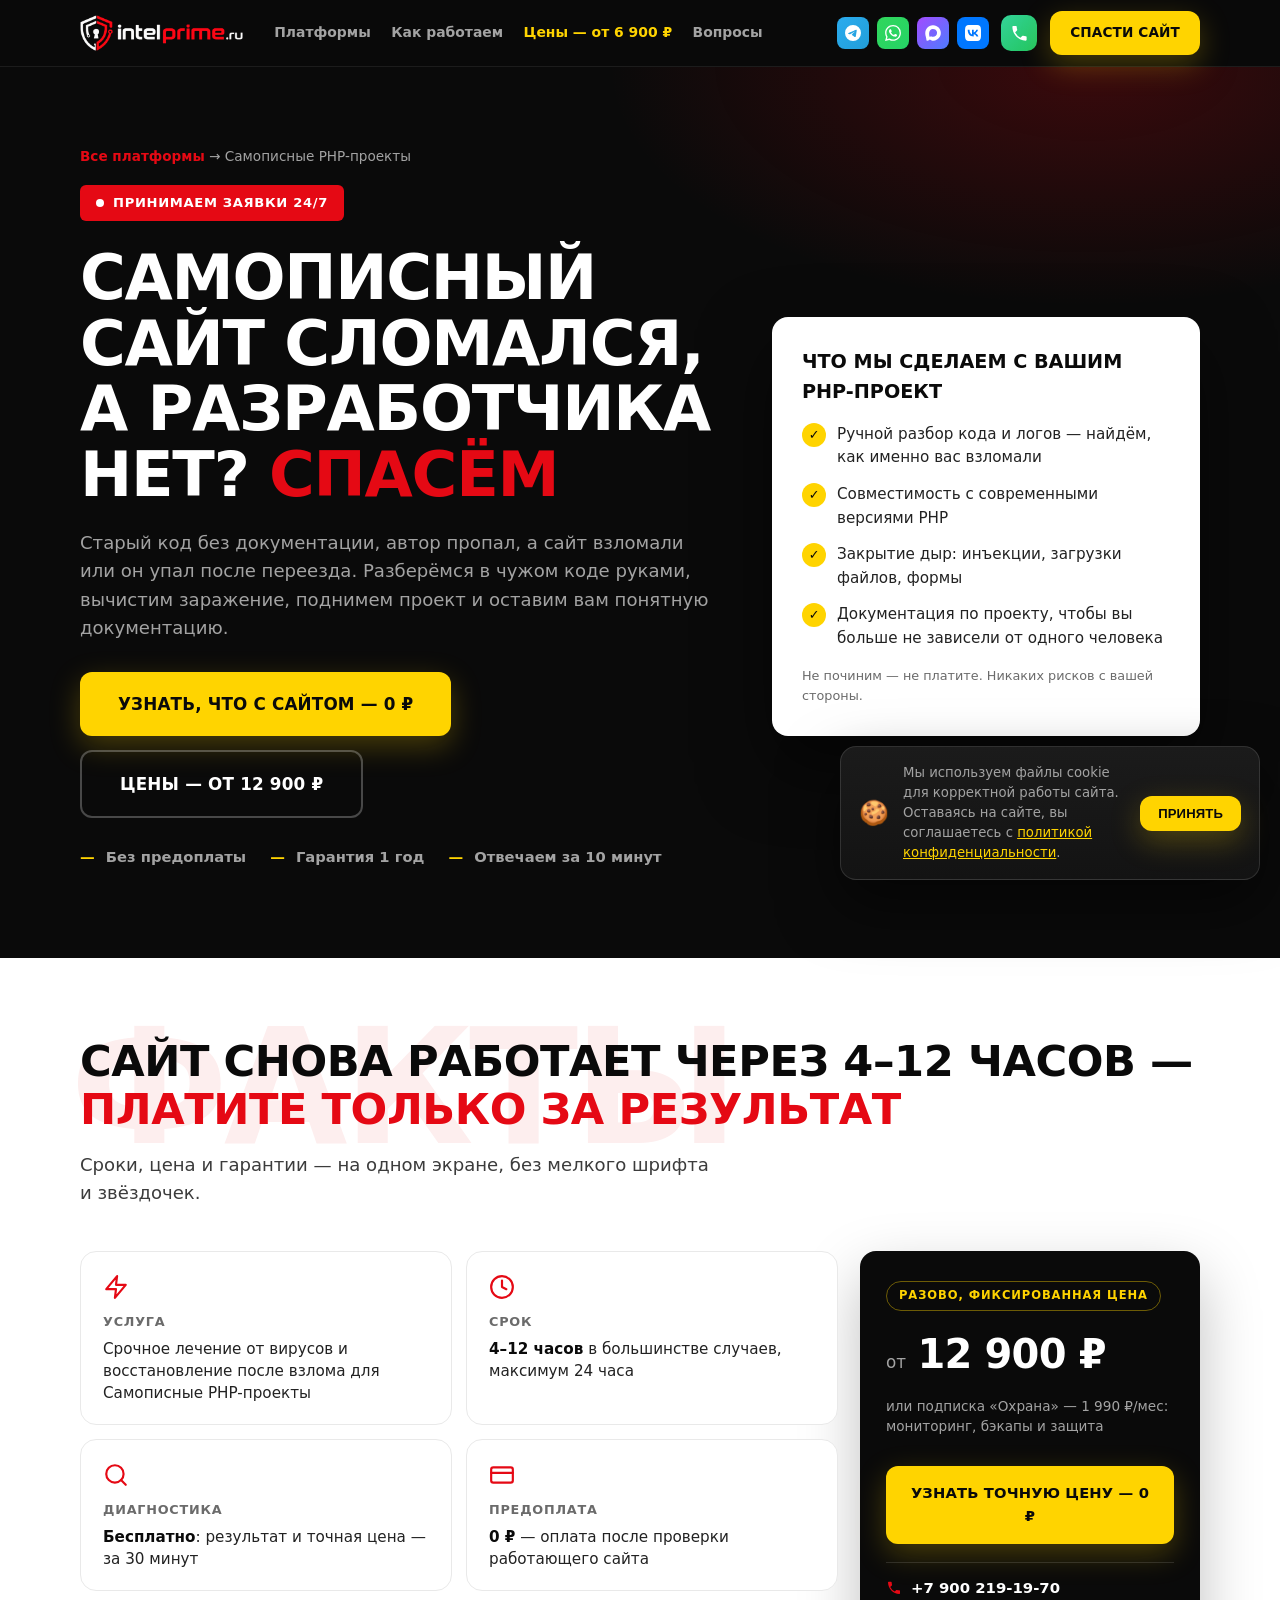
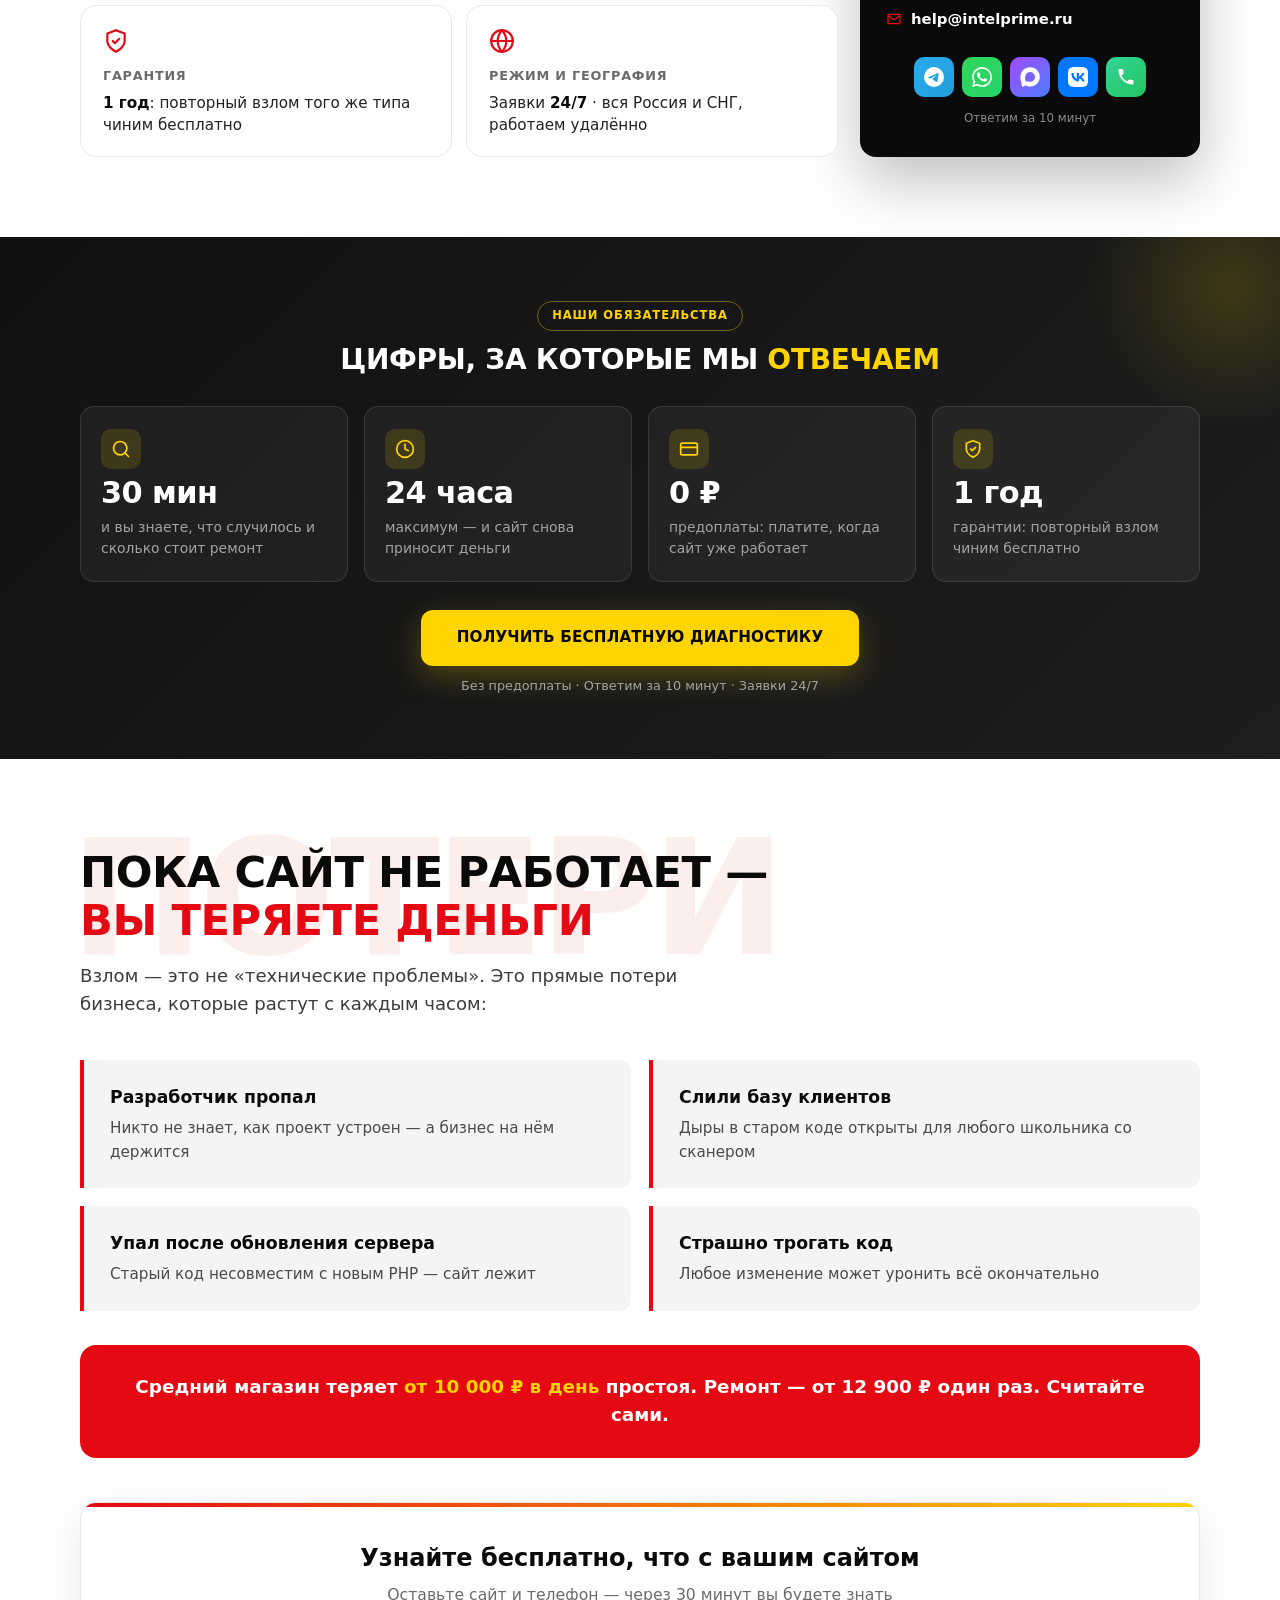
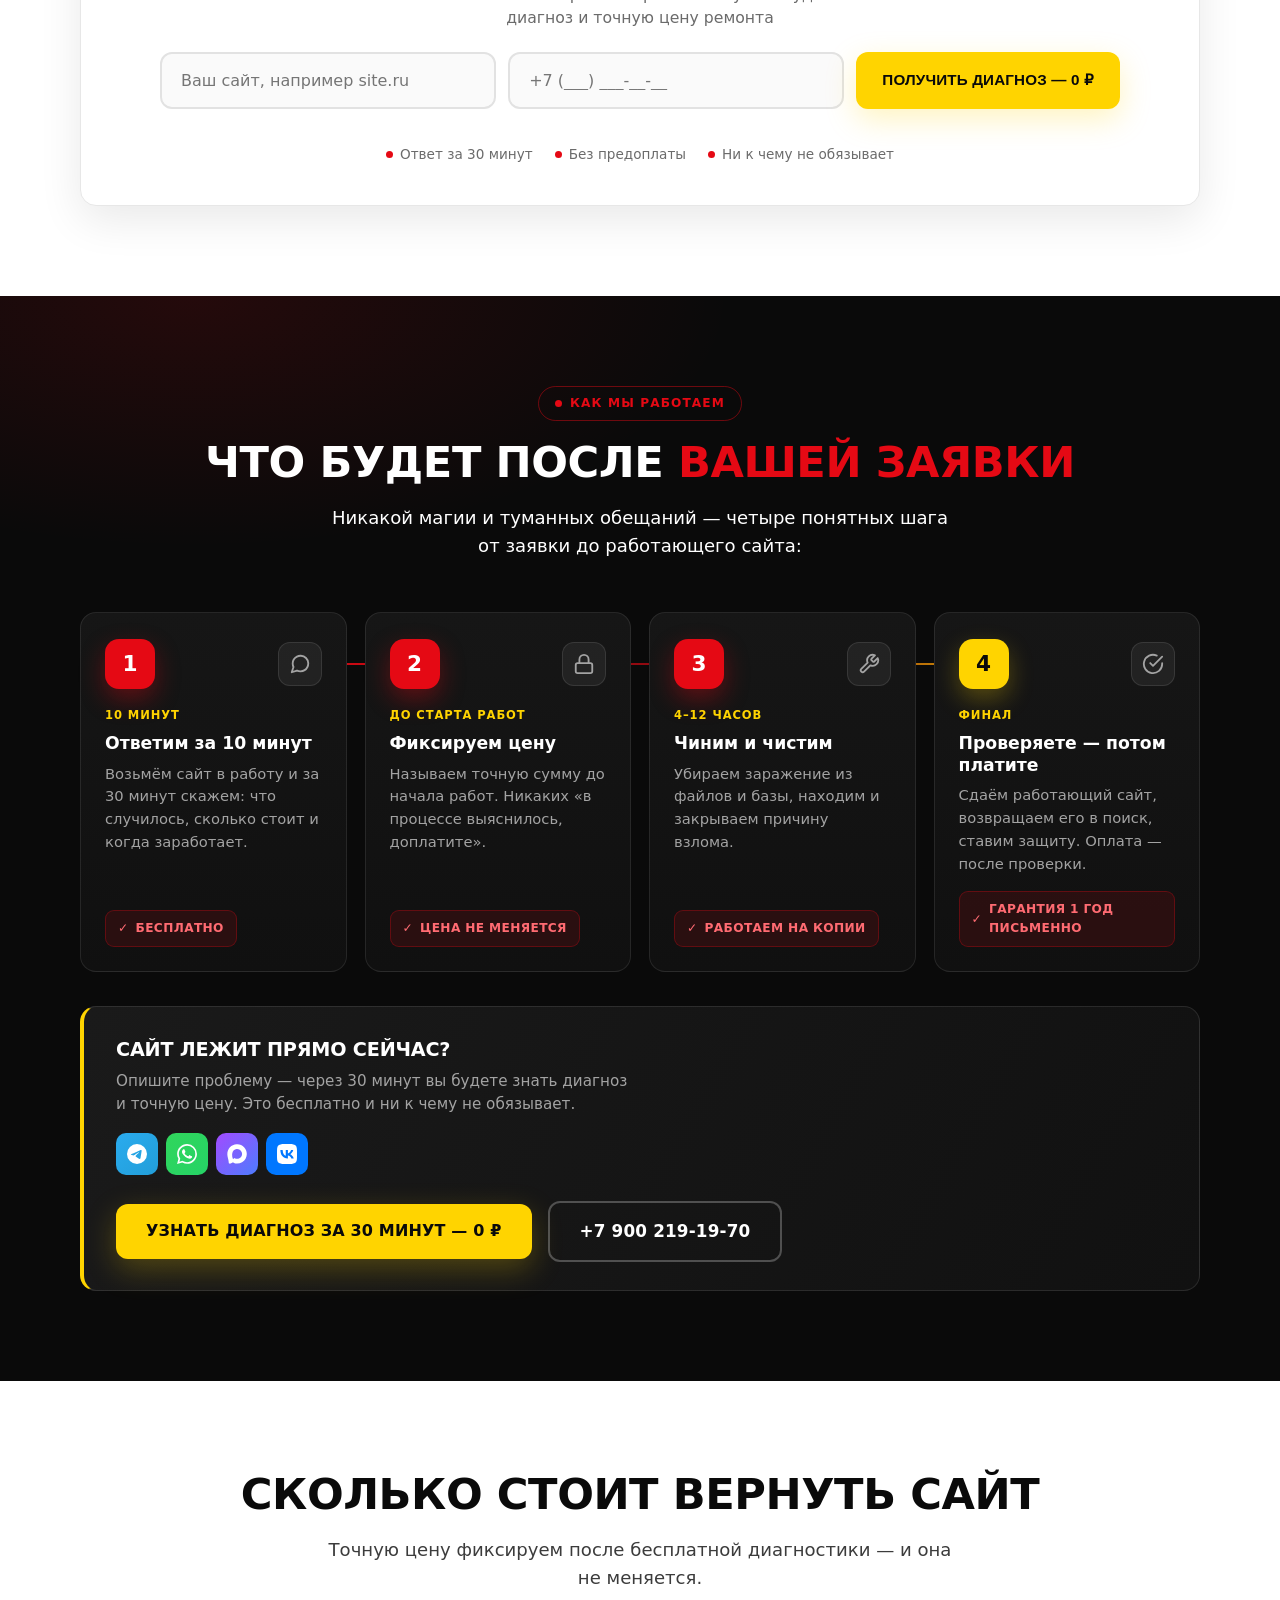
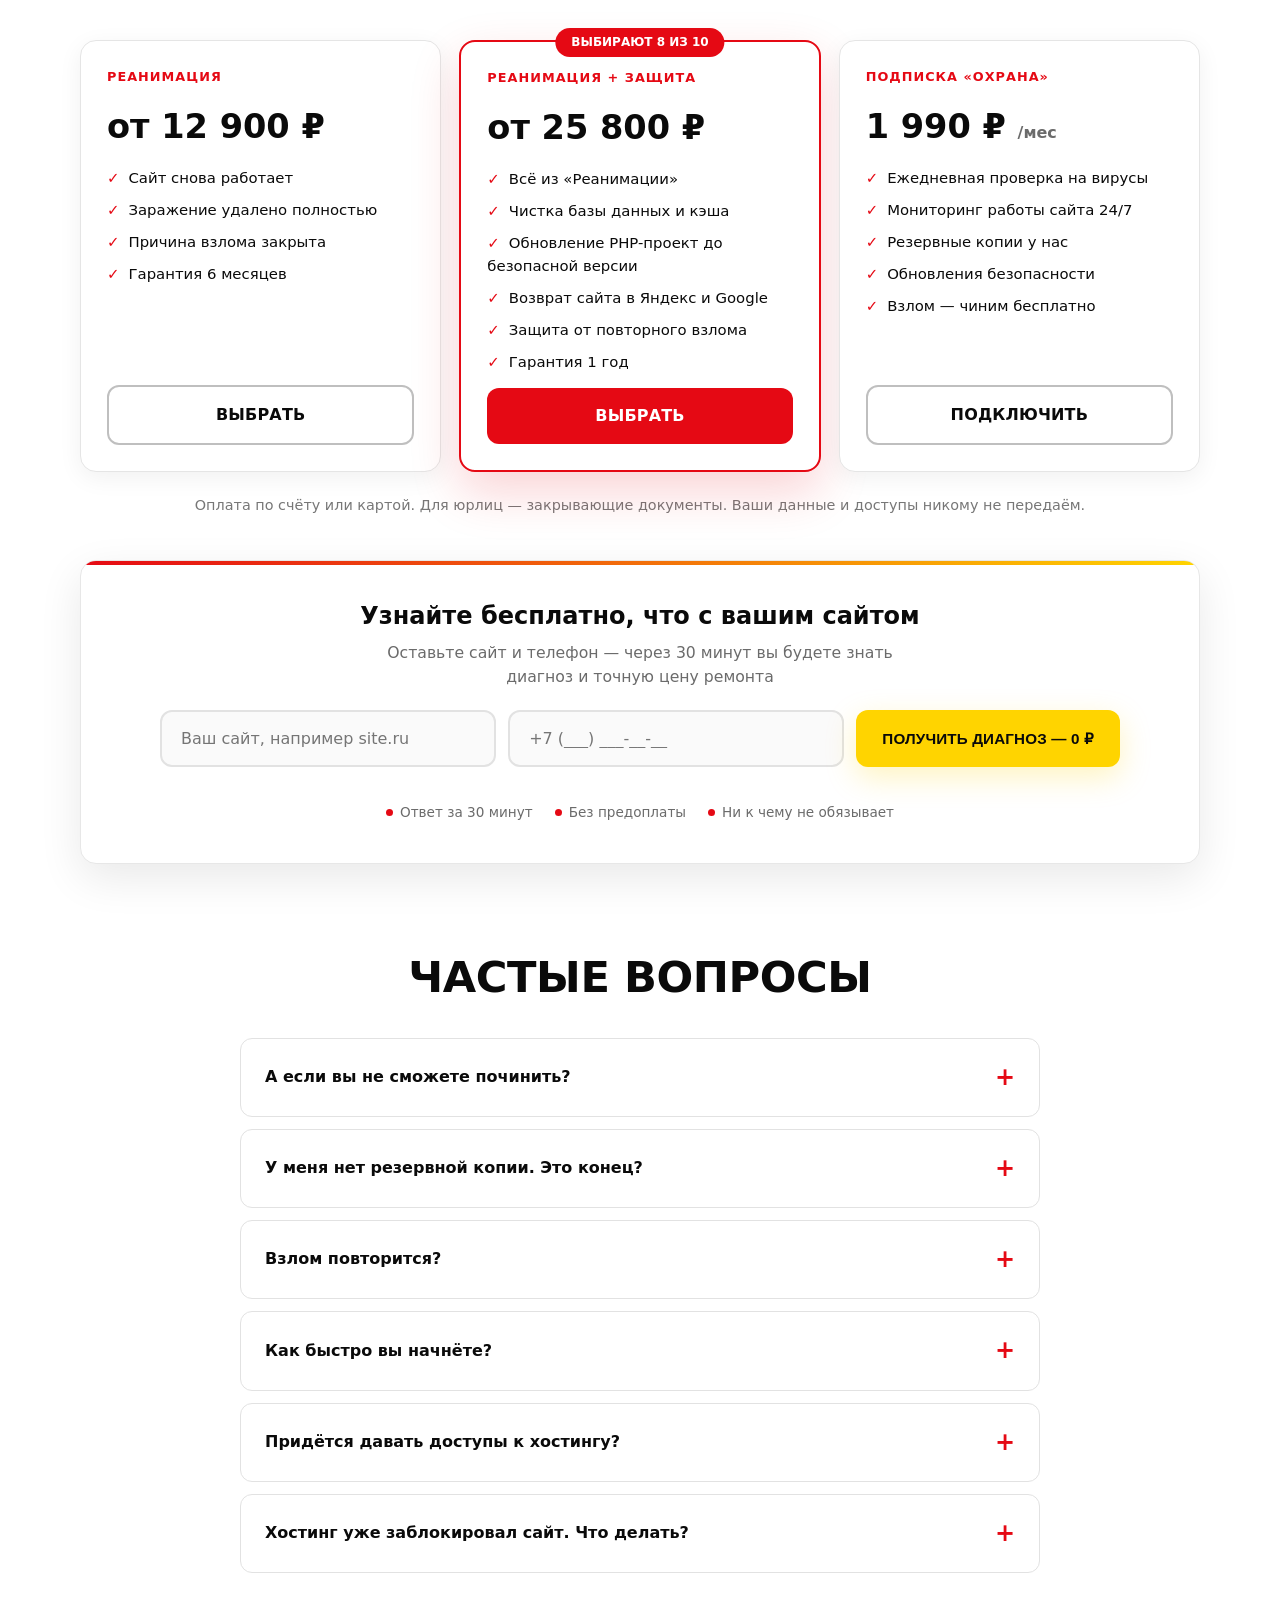
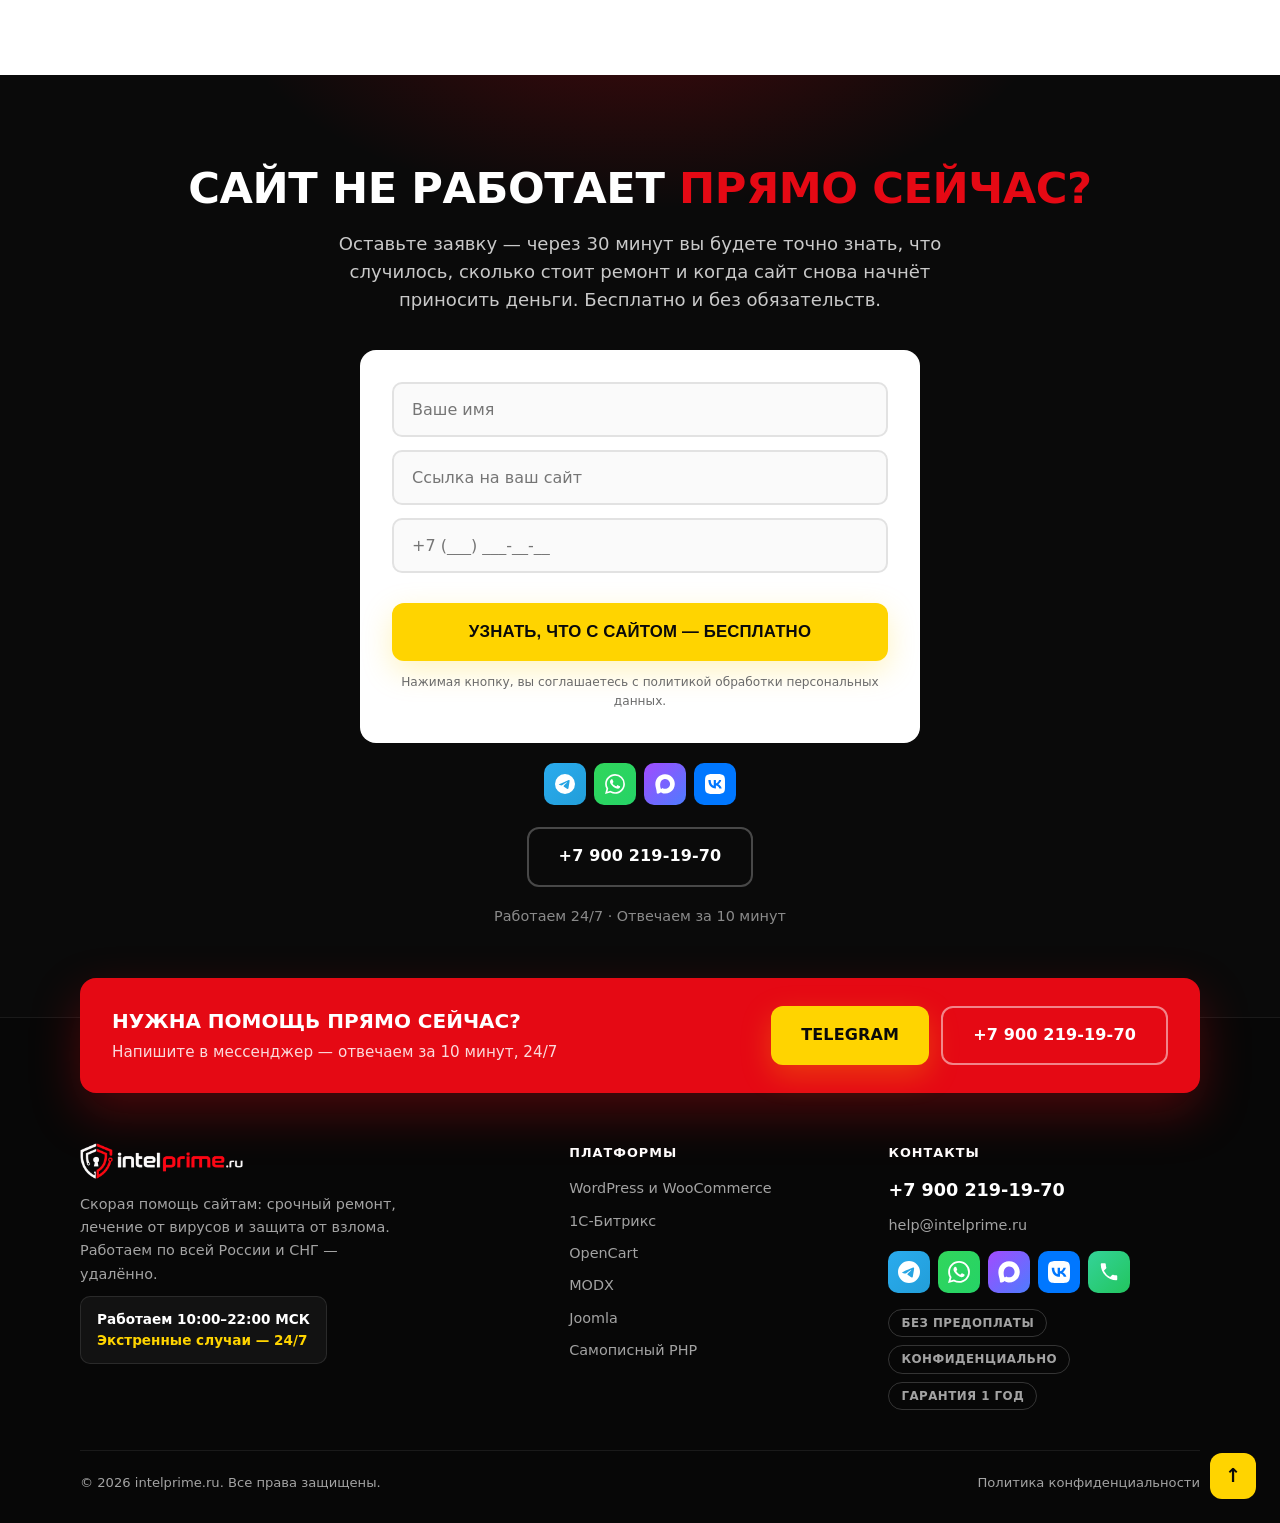
<file: php.html>
<!DOCTYPE html>
<html lang="ru">
<head>
<meta charset="utf-8">
<meta name="viewport" content="width=device-width, initial-scale=1">
<meta http-equiv="Content-Security-Policy" content="default-src 'self'; script-src 'self' https://mc.yandex.ru https://mc.yandex.com; style-src 'self' 'unsafe-inline' https://fonts.googleapis.com; img-src 'self' data: https://mc.yandex.ru https://mc.yandex.com; font-src 'self' https://fonts.gstatic.com; connect-src 'self' https://mc.yandex.ru https://mc.yandex.com https://mc.webvisor.org https://mc.webvisor.com wss://mc.yandex.ru wss://mc.yandex.com; frame-src https://mc.yandex.ru https://mc.yandex.com; object-src 'none'; base-uri 'self'; form-action 'self'">
<meta name="referrer" content="strict-origin-when-cross-origin">
<title>Срочный ремонт и лечение сайта на Самописные PHP-проекты за 24 часа — без предоплаты | intelprime.ru</title>
<meta name="description" content="Сайт на Самописные PHP-проекты взломан или не работает? Удалим вирусы и вернём сайт за 24 часа. Цена от 12 900 ₽, без предоплаты, гарантия 1 год. Бесплатная диагностика за 30 минут, работаем 24/7 по всей России.">
<meta name="keywords" content="лечение самописного сайта php от вирусов, взломали сайт php, аудит безопасности php сайта, восстановление php сайта">
<meta name="robots" content="index, follow">
<link rel="canonical" href="https://intel-prime.ru/php.html">
<link rel="icon" type="image/png" href="assets/favicon.png">
<link rel="apple-touch-icon" href="assets/favicon.png">
<meta property="og:type" content="website">
<meta property="og:site_name" content="intelprime.ru">
<meta property="og:locale" content="ru_RU">
<meta property="og:title" content="Срочный ремонт и лечение сайта на Самописные PHP-проекты за 24 часа — без предоплаты | intelprime.ru">
<meta property="og:description" content="Сайт на Самописные PHP-проекты взломан или не работает? Удалим вирусы и вернём сайт за 24 часа. Цена от 12 900 ₽, без предоплаты, гарантия 1 год. Бесплатная диагностика за 30 минут, работаем 24/7 по всей России.">
<meta property="og:url" content="https://intel-prime.ru/php.html">
<meta property="og:image" content="https://intel-prime.ru/assets/logo.png">
<meta name="twitter:card" content="summary">
<meta name="twitter:image" content="https://intel-prime.ru/assets/logo.png">
<meta name="twitter:title" content="Срочный ремонт и лечение сайта на Самописные PHP-проекты за 24 часа — без предоплаты | intelprime.ru">
<meta name="twitter:description" content="Сайт на Самописные PHP-проекты взломан или не работает? Удалим вирусы и вернём сайт за 24 часа. Цена от 12 900 ₽, без предоплаты, гарантия 1 год. Бесплатная диагностика за 30 минут, работаем 24/7 по всей России.">
<link rel="preconnect" href="https://fonts.googleapis.com">
<link href="https://fonts.googleapis.com/css2?family=Inter:wght@400;600;700;800;900&display=swap" rel="stylesheet">
<link rel="stylesheet" href="assets/style.css">
<script type="application/ld+json">{"@context": "https://schema.org", "@graph": [{"@type": "ProfessionalService", "@id": "https://intel-prime.ru/#org", "name": "intelprime.ru", "alternateName": "Скорая помощь сайтам intelprime.ru", "url": "https://intel-prime.ru/", "logo": "https://intel-prime.ru/assets/logo.png", "image": "https://intel-prime.ru/assets/logo.png", "telephone": "+79002191970", "email": "help@intelprime.ru", "description": "Срочное лечение сайтов от вирусов и восстановление после взлома за 24 часа. Без предоплаты, гарантия 1 год.", "areaServed": {"@type": "Country", "name": "Россия"}, "availableLanguage": ["ru"], "priceRange": "6900-30000 RUB", "currenciesAccepted": "RUB", "openingHours": "Mo-Su 00:00-24:00", "sameAs": ["https://t.me/intel_prime", "https://wa.me/79082857007", "https://max.ru/u/f9LHodD0cOK1e9zbvqqBwfyp-v51tQbrtZB05QeizJUBPKNbS9ZXcv-oo0c", "https://vk.com/intel_prime"], "knowsAbout": ["лечение сайта от вирусов", "восстановление сайта после взлома", "WordPress", "WooCommerce", "1С-Битрикс", "OpenCart", "MODX", "Joomla", "аудит безопасности PHP-сайтов"], "contactPoint": [{"@type": "ContactPoint", "telephone": "+79002191970", "email": "help@intelprime.ru", "contactType": "customer support", "availableLanguage": ["ru"], "hoursAvailable": {"@type": "OpeningHoursSpecification", "dayOfWeek": ["Monday", "Tuesday", "Wednesday", "Thursday", "Friday", "Saturday", "Sunday"], "opens": "00:00", "closes": "23:59"}}], "hasOfferCatalog": {"@type": "OfferCatalog", "name": "Ремонт и защита сайтов", "itemListElement": [{"@type": "Offer", "itemOffered": {"@type": "Service", "name": "Лечение и восстановление сайта на WordPress и WooCommerce"}, "price": "6900", "priceCurrency": "RUB", "url": "https://intel-prime.ru/wordpress.html"}, {"@type": "Offer", "itemOffered": {"@type": "Service", "name": "Лечение и восстановление сайта на 1С-Битрикс"}, "price": "14900", "priceCurrency": "RUB", "url": "https://intel-prime.ru/bitrix.html"}, {"@type": "Offer", "itemOffered": {"@type": "Service", "name": "Лечение и восстановление сайта на OpenCart"}, "price": "9900", "priceCurrency": "RUB", "url": "https://intel-prime.ru/opencart.html"}, {"@type": "Offer", "itemOffered": {"@type": "Service", "name": "Лечение и восстановление сайта на MODX"}, "price": "9900", "priceCurrency": "RUB", "url": "https://intel-prime.ru/modx.html"}, {"@type": "Offer", "itemOffered": {"@type": "Service", "name": "Лечение и восстановление сайта на Joomla"}, "price": "7900", "priceCurrency": "RUB", "url": "https://intel-prime.ru/joomla.html"}, {"@type": "Offer", "itemOffered": {"@type": "Service", "name": "Лечение и восстановление сайта на Самописные PHP-проекты"}, "price": "12900", "priceCurrency": "RUB", "url": "https://intel-prime.ru/php.html"}]}}, {"@type": "WebSite", "@id": "https://intel-prime.ru/#website", "url": "https://intel-prime.ru/", "name": "intelprime.ru", "inLanguage": "ru-RU", "publisher": {"@id": "https://intel-prime.ru/#org"}}, {"@type": "WebPage", "@id": "https://intel-prime.ru/php.html#webpage", "url": "https://intel-prime.ru/php.html", "name": "Срочный ремонт и лечение сайта на Самописные PHP-проекты за 24 часа — без предоплаты | intelprime.ru", "description": "Сайт на Самописные PHP-проекты взломан или не работает? Удалим вирусы и вернём сайт за 24 часа. Цена от 12 900 ₽, без предоплаты, гарантия 1 год. Бесплатная диагностика за 30 минут, работаем 24/7 по всей России.", "inLanguage": "ru-RU", "isPartOf": {"@id": "https://intel-prime.ru/#website"}, "about": {"@id": "https://intel-prime.ru/#org"}, "dateModified": "2026-09-01", "speakable": {"@type": "SpeakableSpecification", "cssSelector": ["h1", ".facts"]}}, {"@type": "Service", "name": "Лечение и восстановление сайта на Самописные PHP-проекты", "provider": {"@type": "ProfessionalService", "name": "intelprime.ru", "url": "https://intel-prime.ru/"}, "areaServed": "RU", "offers": {"@type": "Offer", "price": "12900", "priceCurrency": "RUB"}}, {"@type": "BreadcrumbList", "itemListElement": [{"@type": "ListItem", "position": 1, "name": "Главная", "item": "https://intel-prime.ru/"}, {"@type": "ListItem", "position": 2, "name": "Самописные PHP-проекты", "item": "https://intel-prime.ru/php.html"}]}, {"@type": "FAQPage", "mainEntity": [{"@type": "Question", "name": "А если вы не сможете починить?", "acceptedAnswer": {"@type": "Answer", "text": "Тогда вы не платите ничего. Предоплаты нет: сначала бесплатная диагностика и точная цена, оплата — после того, как вы проверили работающий сайт."}}, {"@type": "Question", "name": "У меня нет резервной копии. Это конец?", "acceptedAnswer": {"@type": "Answer", "text": "Нет. Восстанавливаем и без бэкапа: пересобираем сайт из чистых дистрибутивов и переносим ваш контент и базу."}}, {"@type": "Question", "name": "Взлом повторится?", "acceptedAnswer": {"@type": "Answer", "text": "Мы закрываем причину взлома, а не только следы. Если в течение года сайт взломают тем же способом — чиним бесплатно."}}, {"@type": "Question", "name": "Как быстро вы начнёте?", "acceptedAnswer": {"@type": "Answer", "text": "Отвечаем в течение 10 минут, работаем 24/7. Большинство сайтов возвращаем к жизни за 4–12 часов, максимум — сутки."}}]}]}</script>
</head>
<body>
<header>
  <div class="container nav">
    <a class="logo" href="index.html"><img src="assets/logo.png" alt="IntelPrime — защита от взлома сайтов"></a>
    <nav class="nav-links">
      <a href="index.html#cms">Платформы</a>
      <a href="php.html#process">Как работаем</a>
      <a class="nav-hot" href="php.html#pricing">Цены — от 6 900 ₽</a>
      <a href="php.html#faq">Вопросы</a>
    </nav>
    <div class="socials nav-socials">
      <a class="soc-tg" href="https://t.me/intel_prime" target="_blank" rel="noopener" aria-label="Telegram" title="Telegram"><svg class="icn" aria-hidden="true" role="img" viewBox="0 0 24 24" xmlns="http://www.w3.org/2000/svg"><title>Telegram</title><path d="M11.944 0A12 12 0 0 0 0 12a12 12 0 0 0 12 12 12 12 0 0 0 12-12A12 12 0 0 0 12 0a12 12 0 0 0-.056 0zm4.962 7.224c.1-.002.321.023.465.14a.506.506 0 0 1 .171.325c.016.093.036.306.02.472-.18 1.898-.962 6.502-1.36 8.627-.168.9-.499 1.201-.82 1.23-.696.065-1.225-.46-1.9-.902-1.056-.693-1.653-1.124-2.678-1.8-1.185-.78-.417-1.21.258-1.91.177-.184 3.247-2.977 3.307-3.23.007-.032.014-.15-.056-.212s-.174-.041-.249-.024c-.106.024-1.793 1.14-5.061 3.345-.48.33-.913.49-1.302.48-.428-.008-1.252-.241-1.865-.44-.752-.245-1.349-.374-1.297-.789.027-.216.325-.437.893-.663 3.498-1.524 5.83-2.529 6.998-3.014 3.332-1.386 4.025-1.627 4.476-1.635z"/></svg></a>
      <a class="soc-wa" href="https://wa.me/79082857007" target="_blank" rel="noopener" aria-label="WhatsApp" title="WhatsApp"><svg class="icn" aria-hidden="true" role="img" viewBox="0 0 24 24" xmlns="http://www.w3.org/2000/svg"><title>WhatsApp</title><path d="M17.472 14.382c-.297-.149-1.758-.867-2.03-.967-.273-.099-.471-.148-.67.15-.197.297-.767.966-.94 1.164-.173.199-.347.223-.644.075-.297-.15-1.255-.463-2.39-1.475-.883-.788-1.48-1.761-1.653-2.059-.173-.297-.018-.458.13-.606.134-.133.298-.347.446-.52.149-.174.198-.298.298-.497.099-.198.05-.371-.025-.52-.075-.149-.669-1.612-.916-2.207-.242-.579-.487-.5-.669-.51-.173-.008-.371-.01-.57-.01-.198 0-.52.074-.792.372-.272.297-1.04 1.016-1.04 2.479 0 1.462 1.065 2.875 1.213 3.074.149.198 2.096 3.2 5.077 4.487.709.306 1.262.489 1.694.625.712.227 1.36.195 1.871.118.571-.085 1.758-.719 2.006-1.413.248-.694.248-1.289.173-1.413-.074-.124-.272-.198-.57-.347m-5.421 7.403h-.004a9.87 9.87 0 01-5.031-1.378l-.361-.214-3.741.982.998-3.648-.235-.374a9.86 9.86 0 01-1.51-5.26c.001-5.45 4.436-9.884 9.888-9.884 2.64 0 5.122 1.03 6.988 2.898a9.825 9.825 0 012.893 6.994c-.003 5.45-4.437 9.884-9.885 9.884m8.413-18.297A11.815 11.815 0 0012.05 0C5.495 0 .16 5.335.157 11.892c0 2.096.547 4.142 1.588 5.945L.057 24l6.305-1.654a11.882 11.882 0 005.683 1.448h.005c6.554 0 11.89-5.335 11.893-11.893a11.821 11.821 0 00-3.48-8.413Z"/></svg></a>
      <a class="soc-max" href="https://max.ru/u/f9LHodD0cOK1e9zbvqqBwfyp-v51tQbrtZB05QeizJUBPKNbS9ZXcv-oo0c" target="_blank" rel="noopener" aria-label="MAX" title="MAX"><svg class="icn" aria-hidden="true" role="img" viewBox="0 0 720 720" xmlns="http://www.w3.org/2000/svg"><title>MAX</title><path d="M350.4,9.6C141.8,20.5,4.1,184.1,12.8,390.4c3.8,90.3,40.1,168,48.7,253.7,2.2,22.2-4.2,49.6,21.4,59.3,31.5,11.9,79.8-8.1,106.2-26.4,9-6.1,17.6-13.2,24.2-22,27.3,18.1,53.2,35.6,85.7,43.4,143.1,34.3,299.9-44.2,369.6-170.3C799.6,291.2,622.5-4.6,350.4,9.6h0ZM269.4,504c-11.3,8.8-22.2,20.8-34.7,27.7-18.1,9.7-23.7-.4-30.5-16.4-21.4-50.9-24-137.6-11.5-190.9,16.8-72.5,72.9-136.3,150-143.1,78-6.9,150.4,32.7,183.1,104.2,72.4,159.1-112.9,316.2-256.4,218.6h0Z"/></svg></a>
      <a class="soc-vk" href="https://vk.com/intel_prime" target="_blank" rel="noopener" aria-label="ВКонтакте" title="ВКонтакте"><svg class="icn" aria-hidden="true" role="img" viewBox="0 0 24 24" xmlns="http://www.w3.org/2000/svg"><title>VK</title><path d="m9.489.004.729-.003h3.564l.73.003.914.01.433.007.418.011.403.014.388.016.374.021.36.025.345.03.333.033c1.74.196 2.933.616 3.833 1.516.9.9 1.32 2.092 1.516 3.833l.034.333.029.346.025.36.02.373.025.588.012.41.013.644.009.915.004.98-.001 3.313-.003.73-.01.914-.007.433-.011.418-.014.403-.016.388-.021.374-.025.36-.03.345-.033.333c-.196 1.74-.616 2.933-1.516 3.833-.9.9-2.092 1.32-3.833 1.516l-.333.034-.346.029-.36.025-.373.02-.588.025-.41.012-.644.013-.915.009-.98.004-3.313-.001-.73-.003-.914-.01-.433-.007-.418-.011-.403-.014-.388-.016-.374-.021-.36-.025-.345-.03-.333-.033c-1.74-.196-2.933-.616-3.833-1.516-.9-.9-1.32-2.092-1.516-3.833l-.034-.333-.029-.346-.025-.36-.02-.373-.025-.588-.012-.41-.013-.644-.009-.915-.004-.98.001-3.313.003-.73.01-.914.007-.433.011-.418.014-.403.016-.388.021-.374.025-.36.03-.345.033-.333c.196-1.74.616-2.933 1.516-3.833.9-.9 2.092-1.32 3.833-1.516l.333-.034.346-.029.36-.025.373-.02.588-.025.41-.012.644-.013.915-.009ZM6.79 7.3H4.05c.13 6.24 3.25 9.99 8.72 9.99h.31v-3.57c2.01.2 3.53 1.67 4.14 3.57h2.84c-.78-2.84-2.83-4.41-4.11-5.01 1.28-.74 3.08-2.54 3.51-4.98h-2.58c-.56 1.98-2.22 3.78-3.8 3.95V7.3H10.5v6.92c-1.6-.4-3.62-2.34-3.71-6.92Z"/></svg></a>
    </div>
    <a class="nav-phone" href="tel:+79002191970">+7 900 219-19-70</a>
    <a class="nav-phone-icon soc-ph" href="tel:+79002191970" aria-label="Позвонить"><svg class="icn" aria-hidden="true" role="img" viewBox="0 0 24 24" xmlns="http://www.w3.org/2000/svg"><title>Телефон</title><path d="M6.62 10.79a15.05 15.05 0 0 0 6.59 6.59l2.2-2.2a1 1 0 0 1 1.02-.24c1.12.37 2.33.57 3.57.57a1 1 0 0 1 1 1V20a1 1 0 0 1-1 1C10.85 21 3 13.15 3 3.5a1 1 0 0 1 1-1H7.5a1 1 0 0 1 1 1c0 1.24.2 2.45.57 3.57a1 1 0 0 1-.25 1.02l-2.2 2.2z"/></svg></a>
    <a class="btn btn-cta nav-cta" href="php.html#contact">Спасти сайт</a>
    <button class="burger" id="burger" aria-label="Открыть меню" aria-expanded="false"><span></span><span></span><span></span></button>
  </div>
</header>
<div class="mm-overlay" id="mm-overlay"></div>
<div class="mobile-menu" id="mobile-menu" aria-hidden="true" inert>
    <div class="mm-head">
      <a class="logo" href="index.html"><img src="assets/logo.png" alt="IntelPrime — защита от взлома сайтов"></a>
      <button class="mm-close" id="mm-close" aria-label="Закрыть меню">✕</button>
    </div>
    <nav>
      <a href="index.html#cms">Платформы</a>
      <a href="php.html#process">Как работаем</a>
      <a href="php.html#pricing">Цены</a>
      <a href="php.html#faq">Вопросы</a>
      <a href="php.html#contact" class="mm-cta">Спасти сайт — 0 ₽</a>
    </nav>
    <a class="mm-phone" href="tel:+79002191970"><svg class="icn" aria-hidden="true" role="img" viewBox="0 0 24 24" xmlns="http://www.w3.org/2000/svg"><title>Телефон</title><path d="M6.62 10.79a15.05 15.05 0 0 0 6.59 6.59l2.2-2.2a1 1 0 0 1 1.02-.24c1.12.37 2.33.57 3.57.57a1 1 0 0 1 1 1V20a1 1 0 0 1-1 1C10.85 21 3 13.15 3 3.5a1 1 0 0 1 1-1H7.5a1 1 0 0 1 1 1c0 1.24.2 2.45.57 3.57a1 1 0 0 1-.25 1.02l-2.2 2.2z"/></svg>+7 900 219-19-70</a>
    <div class="socials mm-socials">
      <a class="soc-tg" href="https://t.me/intel_prime" target="_blank" rel="noopener" aria-label="Telegram" title="Telegram"><svg class="icn" aria-hidden="true" role="img" viewBox="0 0 24 24" xmlns="http://www.w3.org/2000/svg"><title>Telegram</title><path d="M11.944 0A12 12 0 0 0 0 12a12 12 0 0 0 12 12 12 12 0 0 0 12-12A12 12 0 0 0 12 0a12 12 0 0 0-.056 0zm4.962 7.224c.1-.002.321.023.465.14a.506.506 0 0 1 .171.325c.016.093.036.306.02.472-.18 1.898-.962 6.502-1.36 8.627-.168.9-.499 1.201-.82 1.23-.696.065-1.225-.46-1.9-.902-1.056-.693-1.653-1.124-2.678-1.8-1.185-.78-.417-1.21.258-1.91.177-.184 3.247-2.977 3.307-3.23.007-.032.014-.15-.056-.212s-.174-.041-.249-.024c-.106.024-1.793 1.14-5.061 3.345-.48.33-.913.49-1.302.48-.428-.008-1.252-.241-1.865-.44-.752-.245-1.349-.374-1.297-.789.027-.216.325-.437.893-.663 3.498-1.524 5.83-2.529 6.998-3.014 3.332-1.386 4.025-1.627 4.476-1.635z"/></svg></a>
      <a class="soc-wa" href="https://wa.me/79082857007" target="_blank" rel="noopener" aria-label="WhatsApp" title="WhatsApp"><svg class="icn" aria-hidden="true" role="img" viewBox="0 0 24 24" xmlns="http://www.w3.org/2000/svg"><title>WhatsApp</title><path d="M17.472 14.382c-.297-.149-1.758-.867-2.03-.967-.273-.099-.471-.148-.67.15-.197.297-.767.966-.94 1.164-.173.199-.347.223-.644.075-.297-.15-1.255-.463-2.39-1.475-.883-.788-1.48-1.761-1.653-2.059-.173-.297-.018-.458.13-.606.134-.133.298-.347.446-.52.149-.174.198-.298.298-.497.099-.198.05-.371-.025-.52-.075-.149-.669-1.612-.916-2.207-.242-.579-.487-.5-.669-.51-.173-.008-.371-.01-.57-.01-.198 0-.52.074-.792.372-.272.297-1.04 1.016-1.04 2.479 0 1.462 1.065 2.875 1.213 3.074.149.198 2.096 3.2 5.077 4.487.709.306 1.262.489 1.694.625.712.227 1.36.195 1.871.118.571-.085 1.758-.719 2.006-1.413.248-.694.248-1.289.173-1.413-.074-.124-.272-.198-.57-.347m-5.421 7.403h-.004a9.87 9.87 0 01-5.031-1.378l-.361-.214-3.741.982.998-3.648-.235-.374a9.86 9.86 0 01-1.51-5.26c.001-5.45 4.436-9.884 9.888-9.884 2.64 0 5.122 1.03 6.988 2.898a9.825 9.825 0 012.893 6.994c-.003 5.45-4.437 9.884-9.885 9.884m8.413-18.297A11.815 11.815 0 0012.05 0C5.495 0 .16 5.335.157 11.892c0 2.096.547 4.142 1.588 5.945L.057 24l6.305-1.654a11.882 11.882 0 005.683 1.448h.005c6.554 0 11.89-5.335 11.893-11.893a11.821 11.821 0 00-3.48-8.413Z"/></svg></a>
      <a class="soc-max" href="https://max.ru/u/f9LHodD0cOK1e9zbvqqBwfyp-v51tQbrtZB05QeizJUBPKNbS9ZXcv-oo0c" target="_blank" rel="noopener" aria-label="MAX" title="MAX"><svg class="icn" aria-hidden="true" role="img" viewBox="0 0 720 720" xmlns="http://www.w3.org/2000/svg"><title>MAX</title><path d="M350.4,9.6C141.8,20.5,4.1,184.1,12.8,390.4c3.8,90.3,40.1,168,48.7,253.7,2.2,22.2-4.2,49.6,21.4,59.3,31.5,11.9,79.8-8.1,106.2-26.4,9-6.1,17.6-13.2,24.2-22,27.3,18.1,53.2,35.6,85.7,43.4,143.1,34.3,299.9-44.2,369.6-170.3C799.6,291.2,622.5-4.6,350.4,9.6h0ZM269.4,504c-11.3,8.8-22.2,20.8-34.7,27.7-18.1,9.7-23.7-.4-30.5-16.4-21.4-50.9-24-137.6-11.5-190.9,16.8-72.5,72.9-136.3,150-143.1,78-6.9,150.4,32.7,183.1,104.2,72.4,159.1-112.9,316.2-256.4,218.6h0Z"/></svg></a>
      <a class="soc-vk" href="https://vk.com/intel_prime" target="_blank" rel="noopener" aria-label="ВКонтакте" title="ВКонтакте"><svg class="icn" aria-hidden="true" role="img" viewBox="0 0 24 24" xmlns="http://www.w3.org/2000/svg"><title>VK</title><path d="m9.489.004.729-.003h3.564l.73.003.914.01.433.007.418.011.403.014.388.016.374.021.36.025.345.03.333.033c1.74.196 2.933.616 3.833 1.516.9.9 1.32 2.092 1.516 3.833l.034.333.029.346.025.36.02.373.025.588.012.41.013.644.009.915.004.98-.001 3.313-.003.73-.01.914-.007.433-.011.418-.014.403-.016.388-.021.374-.025.36-.03.345-.033.333c-.196 1.74-.616 2.933-1.516 3.833-.9.9-2.092 1.32-3.833 1.516l-.333.034-.346.029-.36.025-.373.02-.588.025-.41.012-.644.013-.915.009-.98.004-3.313-.001-.73-.003-.914-.01-.433-.007-.418-.011-.403-.014-.388-.016-.374-.021-.36-.025-.345-.03-.333-.033c-1.74-.196-2.933-.616-3.833-1.516-.9-.9-1.32-2.092-1.516-3.833l-.034-.333-.029-.346-.025-.36-.02-.373-.025-.588-.012-.41-.013-.644-.009-.915-.004-.98.001-3.313.003-.73.01-.914.007-.433.011-.418.014-.403.016-.388.021-.374.025-.36.03-.345.033-.333c.196-1.74.616-2.933 1.516-3.833.9-.9 2.092-1.32 3.833-1.516l.333-.034.346-.029.36-.025.373-.02.588-.025.41-.012.644-.013.915-.009ZM6.79 7.3H4.05c.13 6.24 3.25 9.99 8.72 9.99h.31v-3.57c2.01.2 3.53 1.67 4.14 3.57h2.84c-.78-2.84-2.83-4.41-4.11-5.01 1.28-.74 3.08-2.54 3.51-4.98h-2.58c-.56 1.98-2.22 3.78-3.8 3.95V7.3H10.5v6.92c-1.6-.4-3.62-2.34-3.71-6.92Z"/></svg></a>
      <a class="soc-ph" href="tel:+79002191970" aria-label="Позвонить" title="Позвонить"><svg class="icn" aria-hidden="true" role="img" viewBox="0 0 24 24" xmlns="http://www.w3.org/2000/svg"><title>Телефон</title><path d="M6.62 10.79a15.05 15.05 0 0 0 6.59 6.59l2.2-2.2a1 1 0 0 1 1.02-.24c1.12.37 2.33.57 3.57.57a1 1 0 0 1 1 1V20a1 1 0 0 1-1 1C10.85 21 3 13.15 3 3.5a1 1 0 0 1 1-1H7.5a1 1 0 0 1 1 1c0 1.24.2 2.45.57 3.57a1 1 0 0 1-.25 1.02l-2.2 2.2z"/></svg></a>
    </div>
</div>

<section class="hero">
  <div class="container">
    <div class="crumbs"><a href="index.html">Все платформы</a> → Самописные PHP-проекты</div>
    <div class="hero-grid">
      <div>
        <div class="badge"><span class="pulse"></span>Принимаем заявки 24/7</div>
        <h1>Самописный сайт сломался,<br>а разработчика нет? <em>Спасём</em></h1>
        <p class="lead">Старый код без документации, автор пропал, а сайт взломали или он упал после переезда. Разберёмся в чужом коде руками, вычистим заражение, поднимем проект и оставим вам понятную документацию.</p>
        <div class="hero-ctas">
          <a class="btn btn-cta btn-lg" href="#contact">Узнать, что с сайтом — 0 ₽</a>
          <a class="btn btn-outline btn-lg" href="#pricing">Цены — от 12 900 ₽</a>
        </div>
        <div class="hero-points">
          <span><b>—</b> Без предоплаты</span>
          <span><b>—</b> Гарантия 1 год</span>
          <span><b>—</b> Отвечаем за 10 минут</span>
        </div>
      </div>
      <div class="promise reveal visible">
        <h3>Что мы сделаем с вашим PHP-проект</h3>
        <ul><li><span class="ic">✓</span>Ручной разбор кода и логов — найдём, как именно вас взломали</li><li><span class="ic">✓</span>Совместимость с современными версиями PHP</li><li><span class="ic">✓</span>Закрытие дыр: инъекции, загрузки файлов, формы</li><li><span class="ic">✓</span>Документация по проекту, чтобы вы больше не зависели от одного человека</li></ul>
        <p class="fine">Не починим — не платите. Никаких рисков с вашей стороны.</p>
      </div>
    </div>
  </div>
</section>

<section class="light facts-sec" id="short">
  <div class="container">
    <div class="wm" data-wm="Факты"><h2>Сайт снова работает через 4–12 часов —<br><span class="red">платите только за результат</span></h2>
    <p class="lead">Сроки, цена и гарантии — на одном экране, без мелкого шрифта и звёздочек.</p></div>
    <div class="facts-wrap">
      <dl class="facts"><div class="fact reveal"><svg class="fact-ic" aria-hidden="true" viewBox="0 0 24 24" fill="none" stroke="currentColor" stroke-width="2" stroke-linecap="round" stroke-linejoin="round"><polygon points="13 2 3 14 12 14 11 22 21 10 12 10 13 2"/></svg><dt>Услуга</dt><dd>Срочное лечение от вирусов и восстановление после взлома для Самописные PHP-проекты</dd></div><div class="fact reveal"><svg class="fact-ic" aria-hidden="true" viewBox="0 0 24 24" fill="none" stroke="currentColor" stroke-width="2" stroke-linecap="round" stroke-linejoin="round"><circle cx="12" cy="12" r="10"/><polyline points="12 6 12 12 16 14"/></svg><dt>Срок</dt><dd><b>4–12 часов</b> в большинстве случаев, максимум 24 часа</dd></div><div class="fact reveal"><svg class="fact-ic" aria-hidden="true" viewBox="0 0 24 24" fill="none" stroke="currentColor" stroke-width="2" stroke-linecap="round" stroke-linejoin="round"><circle cx="11" cy="11" r="8"/><line x1="21" y1="21" x2="16.65" y2="16.65"/></svg><dt>Диагностика</dt><dd><b>Бесплатно</b>: результат и точная цена — за 30 минут</dd></div><div class="fact reveal"><svg class="fact-ic" aria-hidden="true" viewBox="0 0 24 24" fill="none" stroke="currentColor" stroke-width="2" stroke-linecap="round" stroke-linejoin="round"><rect x="2" y="5" width="20" height="14" rx="2"/><line x1="2" y1="10" x2="22" y2="10"/></svg><dt>Предоплата</dt><dd><b>0 ₽</b> — оплата после проверки работающего сайта</dd></div><div class="fact reveal"><svg class="fact-ic" aria-hidden="true" viewBox="0 0 24 24" fill="none" stroke="currentColor" stroke-width="2" stroke-linecap="round" stroke-linejoin="round"><path d="M12 22s8-4 8-10V5l-8-3-8 3v7c0 6 8 10 8 10z"/><polyline points="9 12 11 14 15 10"/></svg><dt>Гарантия</dt><dd><b>1 год</b>: повторный взлом того же типа чиним бесплатно</dd></div><div class="fact reveal"><svg class="fact-ic" aria-hidden="true" viewBox="0 0 24 24" fill="none" stroke="currentColor" stroke-width="2" stroke-linecap="round" stroke-linejoin="round"><circle cx="12" cy="12" r="10"/><line x1="2" y1="12" x2="22" y2="12"/><path d="M12 2a15.3 15.3 0 0 1 4 10 15.3 15.3 0 0 1-4 10 15.3 15.3 0 0 1-4-10 15.3 15.3 0 0 1 4-10z"/></svg><dt>Режим и география</dt><dd>Заявки <b>24/7</b> · вся Россия и СНГ, работаем удалённо</dd></div></dl>
      <aside class="facts-cta reveal">
        <span class="facts-cta-tag">Разово, фиксированная цена</span>
        <div class="facts-price">от <b>12 900 ₽</b></div>
        <p class="facts-price-note">или подписка «Охрана» — 1 990 ₽/мес: мониторинг, бэкапы и защита</p>
        <a class="btn btn-cta facts-btn" href="index.html#cms">Узнать точную цену — 0 ₽</a>
        <div class="facts-contacts">
          <a href="tel:+79002191970"><svg class="icn" aria-hidden="true" role="img" viewBox="0 0 24 24" xmlns="http://www.w3.org/2000/svg"><title>Телефон</title><path d="M6.62 10.79a15.05 15.05 0 0 0 6.59 6.59l2.2-2.2a1 1 0 0 1 1.02-.24c1.12.37 2.33.57 3.57.57a1 1 0 0 1 1 1V20a1 1 0 0 1-1 1C10.85 21 3 13.15 3 3.5a1 1 0 0 1 1-1H7.5a1 1 0 0 1 1 1c0 1.24.2 2.45.57 3.57a1 1 0 0 1-.25 1.02l-2.2 2.2z"/></svg>+7 900 219-19-70</a>
          <a href="mailto:help@intelprime.ru"><svg class="icn" aria-hidden="true" role="img" viewBox="0 0 24 24" xmlns="http://www.w3.org/2000/svg"><title>Email</title><path d="M20 4H4a2 2 0 0 0-2 2v12a2 2 0 0 0 2 2h16a2 2 0 0 0 2-2V6a2 2 0 0 0-2-2zm0 2v.51l-8 5.33-8-5.33V6h16zM4 18V8.92l7.45 4.96a1 1 0 0 0 1.1 0L20 8.92V18H4z"/></svg>help@intelprime.ru</a>
        </div>
        <div class="socials facts-socials">
      <a class="soc-tg" href="https://t.me/intel_prime" target="_blank" rel="noopener" aria-label="Telegram" title="Telegram"><svg class="icn" aria-hidden="true" role="img" viewBox="0 0 24 24" xmlns="http://www.w3.org/2000/svg"><title>Telegram</title><path d="M11.944 0A12 12 0 0 0 0 12a12 12 0 0 0 12 12 12 12 0 0 0 12-12A12 12 0 0 0 12 0a12 12 0 0 0-.056 0zm4.962 7.224c.1-.002.321.023.465.14a.506.506 0 0 1 .171.325c.016.093.036.306.02.472-.18 1.898-.962 6.502-1.36 8.627-.168.9-.499 1.201-.82 1.23-.696.065-1.225-.46-1.9-.902-1.056-.693-1.653-1.124-2.678-1.8-1.185-.78-.417-1.21.258-1.91.177-.184 3.247-2.977 3.307-3.23.007-.032.014-.15-.056-.212s-.174-.041-.249-.024c-.106.024-1.793 1.14-5.061 3.345-.48.33-.913.49-1.302.48-.428-.008-1.252-.241-1.865-.44-.752-.245-1.349-.374-1.297-.789.027-.216.325-.437.893-.663 3.498-1.524 5.83-2.529 6.998-3.014 3.332-1.386 4.025-1.627 4.476-1.635z"/></svg></a>
      <a class="soc-wa" href="https://wa.me/79082857007" target="_blank" rel="noopener" aria-label="WhatsApp" title="WhatsApp"><svg class="icn" aria-hidden="true" role="img" viewBox="0 0 24 24" xmlns="http://www.w3.org/2000/svg"><title>WhatsApp</title><path d="M17.472 14.382c-.297-.149-1.758-.867-2.03-.967-.273-.099-.471-.148-.67.15-.197.297-.767.966-.94 1.164-.173.199-.347.223-.644.075-.297-.15-1.255-.463-2.39-1.475-.883-.788-1.48-1.761-1.653-2.059-.173-.297-.018-.458.13-.606.134-.133.298-.347.446-.52.149-.174.198-.298.298-.497.099-.198.05-.371-.025-.52-.075-.149-.669-1.612-.916-2.207-.242-.579-.487-.5-.669-.51-.173-.008-.371-.01-.57-.01-.198 0-.52.074-.792.372-.272.297-1.04 1.016-1.04 2.479 0 1.462 1.065 2.875 1.213 3.074.149.198 2.096 3.2 5.077 4.487.709.306 1.262.489 1.694.625.712.227 1.36.195 1.871.118.571-.085 1.758-.719 2.006-1.413.248-.694.248-1.289.173-1.413-.074-.124-.272-.198-.57-.347m-5.421 7.403h-.004a9.87 9.87 0 01-5.031-1.378l-.361-.214-3.741.982.998-3.648-.235-.374a9.86 9.86 0 01-1.51-5.26c.001-5.45 4.436-9.884 9.888-9.884 2.64 0 5.122 1.03 6.988 2.898a9.825 9.825 0 012.893 6.994c-.003 5.45-4.437 9.884-9.885 9.884m8.413-18.297A11.815 11.815 0 0012.05 0C5.495 0 .16 5.335.157 11.892c0 2.096.547 4.142 1.588 5.945L.057 24l6.305-1.654a11.882 11.882 0 005.683 1.448h.005c6.554 0 11.89-5.335 11.893-11.893a11.821 11.821 0 00-3.48-8.413Z"/></svg></a>
      <a class="soc-max" href="https://max.ru/u/f9LHodD0cOK1e9zbvqqBwfyp-v51tQbrtZB05QeizJUBPKNbS9ZXcv-oo0c" target="_blank" rel="noopener" aria-label="MAX" title="MAX"><svg class="icn" aria-hidden="true" role="img" viewBox="0 0 720 720" xmlns="http://www.w3.org/2000/svg"><title>MAX</title><path d="M350.4,9.6C141.8,20.5,4.1,184.1,12.8,390.4c3.8,90.3,40.1,168,48.7,253.7,2.2,22.2-4.2,49.6,21.4,59.3,31.5,11.9,79.8-8.1,106.2-26.4,9-6.1,17.6-13.2,24.2-22,27.3,18.1,53.2,35.6,85.7,43.4,143.1,34.3,299.9-44.2,369.6-170.3C799.6,291.2,622.5-4.6,350.4,9.6h0ZM269.4,504c-11.3,8.8-22.2,20.8-34.7,27.7-18.1,9.7-23.7-.4-30.5-16.4-21.4-50.9-24-137.6-11.5-190.9,16.8-72.5,72.9-136.3,150-143.1,78-6.9,150.4,32.7,183.1,104.2,72.4,159.1-112.9,316.2-256.4,218.6h0Z"/></svg></a>
      <a class="soc-vk" href="https://vk.com/intel_prime" target="_blank" rel="noopener" aria-label="ВКонтакте" title="ВКонтакте"><svg class="icn" aria-hidden="true" role="img" viewBox="0 0 24 24" xmlns="http://www.w3.org/2000/svg"><title>VK</title><path d="m9.489.004.729-.003h3.564l.73.003.914.01.433.007.418.011.403.014.388.016.374.021.36.025.345.03.333.033c1.74.196 2.933.616 3.833 1.516.9.9 1.32 2.092 1.516 3.833l.034.333.029.346.025.36.02.373.025.588.012.41.013.644.009.915.004.98-.001 3.313-.003.73-.01.914-.007.433-.011.418-.014.403-.016.388-.021.374-.025.36-.03.345-.033.333c-.196 1.74-.616 2.933-1.516 3.833-.9.9-2.092 1.32-3.833 1.516l-.333.034-.346.029-.36.025-.373.02-.588.025-.41.012-.644.013-.915.009-.98.004-3.313-.001-.73-.003-.914-.01-.433-.007-.418-.011-.403-.014-.388-.016-.374-.021-.36-.025-.345-.03-.333-.033c-1.74-.196-2.933-.616-3.833-1.516-.9-.9-1.32-2.092-1.516-3.833l-.034-.333-.029-.346-.025-.36-.02-.373-.025-.588-.012-.41-.013-.644-.009-.915-.004-.98.001-3.313.003-.73.01-.914.007-.433.011-.418.014-.403.016-.388.021-.374.025-.36.03-.345.033-.333c.196-1.74.616-2.933 1.516-3.833.9-.9 2.092-1.32 3.833-1.516l.333-.034.346-.029.36-.025.373-.02.588-.025.41-.012.644-.013.915-.009ZM6.79 7.3H4.05c.13 6.24 3.25 9.99 8.72 9.99h.31v-3.57c2.01.2 3.53 1.67 4.14 3.57h2.84c-.78-2.84-2.83-4.41-4.11-5.01 1.28-.74 3.08-2.54 3.51-4.98h-2.58c-.56 1.98-2.22 3.78-3.8 3.95V7.3H10.5v6.92c-1.6-.4-3.62-2.34-3.71-6.92Z"/></svg></a>
      <a class="soc-ph" href="tel:+79002191970" aria-label="Позвонить" title="Позвонить"><svg class="icn" aria-hidden="true" role="img" viewBox="0 0 24 24" xmlns="http://www.w3.org/2000/svg"><title>Телефон</title><path d="M6.62 10.79a15.05 15.05 0 0 0 6.59 6.59l2.2-2.2a1 1 0 0 1 1.02-.24c1.12.37 2.33.57 3.57.57a1 1 0 0 1 1 1V20a1 1 0 0 1-1 1C10.85 21 3 13.15 3 3.5a1 1 0 0 1 1-1H7.5a1 1 0 0 1 1 1c0 1.24.2 2.45.57 3.57a1 1 0 0 1-.25 1.02l-2.2 2.2z"/></svg></a>
    </div>
        <p class="fine">Ответим за 10 минут</p>
      </aside>
    </div>
  </div>
</section>


<section class="strip-sec">
  <div class="container">
    <div class="strip reveal">
      <div class="strip-head">
        <span class="strip-tag">Наши обязательства</span>
        <h2>Цифры, за которые мы <span class="strip-accent">отвечаем</span></h2>
      </div>
      <div class="strip-grid">
        <div class="strip-item"><span class="strip-ic"><svg class="fact-ic" aria-hidden="true" viewBox="0 0 24 24" fill="none" stroke="currentColor" stroke-width="2" stroke-linecap="round" stroke-linejoin="round"><circle cx="11" cy="11" r="8"/><line x1="21" y1="21" x2="16.65" y2="16.65"/></svg></span><b>30 мин</b><span>и вы знаете, что случилось и сколько стоит ремонт</span></div>
        <div class="strip-item"><span class="strip-ic"><svg class="fact-ic" aria-hidden="true" viewBox="0 0 24 24" fill="none" stroke="currentColor" stroke-width="2" stroke-linecap="round" stroke-linejoin="round"><circle cx="12" cy="12" r="10"/><polyline points="12 6 12 12 16 14"/></svg></span><b>24 часа</b><span>максимум — и сайт снова приносит деньги</span></div>
        <div class="strip-item"><span class="strip-ic"><svg class="fact-ic" aria-hidden="true" viewBox="0 0 24 24" fill="none" stroke="currentColor" stroke-width="2" stroke-linecap="round" stroke-linejoin="round"><rect x="2" y="5" width="20" height="14" rx="2"/><line x1="2" y1="10" x2="22" y2="10"/></svg></span><b>0 ₽</b><span>предоплаты: платите, когда сайт уже работает</span></div>
        <div class="strip-item"><span class="strip-ic"><svg class="fact-ic" aria-hidden="true" viewBox="0 0 24 24" fill="none" stroke="currentColor" stroke-width="2" stroke-linecap="round" stroke-linejoin="round"><path d="M12 22s8-4 8-10V5l-8-3-8 3v7c0 6 8 10 8 10z"/><polyline points="9 12 11 14 15 10"/></svg></span><b>1 год</b><span>гарантии: повторный взлом чиним бесплатно</span></div>
      </div>
      <div class="strip-foot">
        <a class="btn btn-cta strip-btn js-open-modal" href="#contact">Получить бесплатную диагностику</a>
        <p>Без предоплаты · Ответим за 10 минут · Заявки 24/7</p>
      </div>
    </div>
  </div>
</section>


<section class="light">
  <div class="container">
    <div class="wm" data-wm="Потери"><h2>Пока сайт не работает —<br><span class="red">вы теряете деньги</span></h2>
    <p class="lead">Взлом — это не «технические проблемы». Это прямые потери бизнеса, которые растут с каждым часом:</p></div>
    <div class="pain-list"><div class="pain reveal"><b>Разработчик пропал</b><p>Никто не знает, как проект устроен — а бизнес на нём держится</p></div><div class="pain reveal"><b>Слили базу клиентов</b><p>Дыры в старом коде открыты для любого школьника со сканером</p></div><div class="pain reveal"><b>Упал после обновления сервера</b><p>Старый код несовместим с новым PHP — сайт лежит</p></div><div class="pain reveal"><b>Страшно трогать код</b><p>Любое изменение может уронить всё окончательно</p></div></div>
    <div class="money reveal">Средний магазин теряет <b>от 10 000 ₽ в день</b> простоя. Ремонт — от 12 900 ₽ один раз. Считайте сами.</div>
    <form class="quick-form js-quick-form reveal" novalidate>
      <div class="qf-head">
        <b class="qf-title">Узнайте бесплатно, что с вашим сайтом</b>
        <p class="qf-sub">Оставьте сайт и телефон — через 30 минут вы будете знать диагноз и точную цену ремонта</p>
      </div>
      <div class="qf-row">
        <input type="url" name="site" placeholder="Ваш сайт, например site.ru" maxlength="200" autocomplete="url" required>
        <input type="tel" name="phone" class="js-phone" placeholder="+7 (___) ___-__-__" inputmode="tel" autocomplete="tel" required>
        <button class="btn btn-cta qf-btn" type="submit">Получить диагноз — 0 ₽</button>
      </div>
      <input type="text" name="company" class="hp-field" tabindex="-1" autocomplete="off" aria-hidden="true">
      <p class="form-error" aria-live="polite"></p>
      <div class="qf-points"><span>Ответ за 30 минут</span><span>Без предоплаты</span><span>Ни к чему не обязывает</span></div>
    </form>
  </div>
</section>


<section id="process">
  <div class="container">
    <div class="center reveal"><span class="sec-tag">Как мы работаем</span>
    <h2>Что будет после <span class="red">вашей заявки</span></h2>
    <p class="lead">Никакой магии и туманных обещаний — четыре понятных шага от заявки до работающего сайта:</p></div>
    <div class="proc">
      <div class="proc-track" aria-hidden="true"></div>
      <article class="proc-step reveal js-open-modal" role="button" tabindex="0" aria-label="Ответим за 10 минут — оставить заявку">
        <div class="proc-head"><span class="proc-num">1</span><span class="proc-ic-wrap"><svg class="proc-ic" aria-hidden="true" viewBox="0 0 24 24" fill="none" stroke="currentColor" stroke-width="2" stroke-linecap="round" stroke-linejoin="round"><path d="M21 11.5a8.38 8.38 0 0 1-.9 3.8 8.5 8.5 0 0 1-7.6 4.7 8.38 8.38 0 0 1-3.8-.9L3 21l1.9-5.7a8.38 8.38 0 0 1-.9-3.8 8.5 8.5 0 0 1 4.7-7.6 8.38 8.38 0 0 1 3.8-.9h.5a8.48 8.48 0 0 1 8 8v.5z"/></svg></span></div>
        <span class="proc-time">10 минут</span>
        <h3>Ответим за 10 минут</h3>
        <p>Возьмём сайт в работу и за 30 минут скажем: что случилось, сколько стоит и когда заработает.</p>
        <span class="proc-badge">Бесплатно</span>
      </article>
      <article class="proc-step reveal js-open-modal" role="button" tabindex="0" aria-label="Фиксируем цену — оставить заявку">
        <div class="proc-head"><span class="proc-num">2</span><span class="proc-ic-wrap"><svg class="proc-ic" aria-hidden="true" viewBox="0 0 24 24" fill="none" stroke="currentColor" stroke-width="2" stroke-linecap="round" stroke-linejoin="round"><rect x="3" y="11" width="18" height="11" rx="2"/><path d="M7 11V7a5 5 0 0 1 10 0v4"/></svg></span></div>
        <span class="proc-time">До старта работ</span>
        <h3>Фиксируем цену</h3>
        <p>Называем точную сумму до начала работ. Никаких «в процессе выяснилось, доплатите».</p>
        <span class="proc-badge">Цена не меняется</span>
      </article>
      <article class="proc-step reveal js-open-modal" role="button" tabindex="0" aria-label="Чиним и чистим — оставить заявку">
        <div class="proc-head"><span class="proc-num">3</span><span class="proc-ic-wrap"><svg class="proc-ic" aria-hidden="true" viewBox="0 0 24 24" fill="none" stroke="currentColor" stroke-width="2" stroke-linecap="round" stroke-linejoin="round"><path d="M14.7 6.3a1 1 0 0 0 0 1.4l1.6 1.6a1 1 0 0 0 1.4 0l3.77-3.77a6 6 0 0 1-7.94 7.94l-6.91 6.91a2.12 2.12 0 0 1-3-3l6.91-6.91a6 6 0 0 1 7.94-7.94l-3.76 3.76z"/></svg></span></div>
        <span class="proc-time">4–12 часов</span>
        <h3>Чиним и чистим</h3>
        <p>Убираем заражение из файлов и базы, находим и закрываем причину взлома.</p>
        <span class="proc-badge">Работаем на копии</span>
      </article>
      <article class="proc-step reveal js-open-modal" role="button" tabindex="0" aria-label="Проверяете — потом платите — оставить заявку">
        <div class="proc-head"><span class="proc-num">4</span><span class="proc-ic-wrap"><svg class="proc-ic" aria-hidden="true" viewBox="0 0 24 24" fill="none" stroke="currentColor" stroke-width="2" stroke-linecap="round" stroke-linejoin="round"><path d="M22 11.08V12a10 10 0 1 1-5.93-9.14"/><polyline points="22 4 12 14.01 9 11.01"/></svg></span></div>
        <span class="proc-time">Финал</span>
        <h3>Проверяете — потом платите</h3>
        <p>Сдаём работающий сайт, возвращаем его в поиск, ставим защиту. Оплата — после проверки.</p>
        <span class="proc-badge">Гарантия 1 год письменно</span>
      </article>
    </div>
    <div class="proc-cta reveal">
      <div class="proc-cta-txt">
        <b>Сайт лежит прямо сейчас?</b>
        <span>Опишите проблему — через 30 минут вы будете знать диагноз и точную цену. Это бесплатно и ни к чему не обязывает.</span>
        <div class="socials proc-socials">
      <a class="soc-tg" href="https://t.me/intel_prime" target="_blank" rel="noopener" aria-label="Telegram" title="Telegram"><svg class="icn" aria-hidden="true" role="img" viewBox="0 0 24 24" xmlns="http://www.w3.org/2000/svg"><title>Telegram</title><path d="M11.944 0A12 12 0 0 0 0 12a12 12 0 0 0 12 12 12 12 0 0 0 12-12A12 12 0 0 0 12 0a12 12 0 0 0-.056 0zm4.962 7.224c.1-.002.321.023.465.14a.506.506 0 0 1 .171.325c.016.093.036.306.02.472-.18 1.898-.962 6.502-1.36 8.627-.168.9-.499 1.201-.82 1.23-.696.065-1.225-.46-1.9-.902-1.056-.693-1.653-1.124-2.678-1.8-1.185-.78-.417-1.21.258-1.91.177-.184 3.247-2.977 3.307-3.23.007-.032.014-.15-.056-.212s-.174-.041-.249-.024c-.106.024-1.793 1.14-5.061 3.345-.48.33-.913.49-1.302.48-.428-.008-1.252-.241-1.865-.44-.752-.245-1.349-.374-1.297-.789.027-.216.325-.437.893-.663 3.498-1.524 5.83-2.529 6.998-3.014 3.332-1.386 4.025-1.627 4.476-1.635z"/></svg></a>
      <a class="soc-wa" href="https://wa.me/79082857007" target="_blank" rel="noopener" aria-label="WhatsApp" title="WhatsApp"><svg class="icn" aria-hidden="true" role="img" viewBox="0 0 24 24" xmlns="http://www.w3.org/2000/svg"><title>WhatsApp</title><path d="M17.472 14.382c-.297-.149-1.758-.867-2.03-.967-.273-.099-.471-.148-.67.15-.197.297-.767.966-.94 1.164-.173.199-.347.223-.644.075-.297-.15-1.255-.463-2.39-1.475-.883-.788-1.48-1.761-1.653-2.059-.173-.297-.018-.458.13-.606.134-.133.298-.347.446-.52.149-.174.198-.298.298-.497.099-.198.05-.371-.025-.52-.075-.149-.669-1.612-.916-2.207-.242-.579-.487-.5-.669-.51-.173-.008-.371-.01-.57-.01-.198 0-.52.074-.792.372-.272.297-1.04 1.016-1.04 2.479 0 1.462 1.065 2.875 1.213 3.074.149.198 2.096 3.2 5.077 4.487.709.306 1.262.489 1.694.625.712.227 1.36.195 1.871.118.571-.085 1.758-.719 2.006-1.413.248-.694.248-1.289.173-1.413-.074-.124-.272-.198-.57-.347m-5.421 7.403h-.004a9.87 9.87 0 01-5.031-1.378l-.361-.214-3.741.982.998-3.648-.235-.374a9.86 9.86 0 01-1.51-5.26c.001-5.45 4.436-9.884 9.888-9.884 2.64 0 5.122 1.03 6.988 2.898a9.825 9.825 0 012.893 6.994c-.003 5.45-4.437 9.884-9.885 9.884m8.413-18.297A11.815 11.815 0 0012.05 0C5.495 0 .16 5.335.157 11.892c0 2.096.547 4.142 1.588 5.945L.057 24l6.305-1.654a11.882 11.882 0 005.683 1.448h.005c6.554 0 11.89-5.335 11.893-11.893a11.821 11.821 0 00-3.48-8.413Z"/></svg></a>
      <a class="soc-max" href="https://max.ru/u/f9LHodD0cOK1e9zbvqqBwfyp-v51tQbrtZB05QeizJUBPKNbS9ZXcv-oo0c" target="_blank" rel="noopener" aria-label="MAX" title="MAX"><svg class="icn" aria-hidden="true" role="img" viewBox="0 0 720 720" xmlns="http://www.w3.org/2000/svg"><title>MAX</title><path d="M350.4,9.6C141.8,20.5,4.1,184.1,12.8,390.4c3.8,90.3,40.1,168,48.7,253.7,2.2,22.2-4.2,49.6,21.4,59.3,31.5,11.9,79.8-8.1,106.2-26.4,9-6.1,17.6-13.2,24.2-22,27.3,18.1,53.2,35.6,85.7,43.4,143.1,34.3,299.9-44.2,369.6-170.3C799.6,291.2,622.5-4.6,350.4,9.6h0ZM269.4,504c-11.3,8.8-22.2,20.8-34.7,27.7-18.1,9.7-23.7-.4-30.5-16.4-21.4-50.9-24-137.6-11.5-190.9,16.8-72.5,72.9-136.3,150-143.1,78-6.9,150.4,32.7,183.1,104.2,72.4,159.1-112.9,316.2-256.4,218.6h0Z"/></svg></a>
      <a class="soc-vk" href="https://vk.com/intel_prime" target="_blank" rel="noopener" aria-label="ВКонтакте" title="ВКонтакте"><svg class="icn" aria-hidden="true" role="img" viewBox="0 0 24 24" xmlns="http://www.w3.org/2000/svg"><title>VK</title><path d="m9.489.004.729-.003h3.564l.73.003.914.01.433.007.418.011.403.014.388.016.374.021.36.025.345.03.333.033c1.74.196 2.933.616 3.833 1.516.9.9 1.32 2.092 1.516 3.833l.034.333.029.346.025.36.02.373.025.588.012.41.013.644.009.915.004.98-.001 3.313-.003.73-.01.914-.007.433-.011.418-.014.403-.016.388-.021.374-.025.36-.03.345-.033.333c-.196 1.74-.616 2.933-1.516 3.833-.9.9-2.092 1.32-3.833 1.516l-.333.034-.346.029-.36.025-.373.02-.588.025-.41.012-.644.013-.915.009-.98.004-3.313-.001-.73-.003-.914-.01-.433-.007-.418-.011-.403-.014-.388-.016-.374-.021-.36-.025-.345-.03-.333-.033c-1.74-.196-2.933-.616-3.833-1.516-.9-.9-1.32-2.092-1.516-3.833l-.034-.333-.029-.346-.025-.36-.02-.373-.025-.588-.012-.41-.013-.644-.009-.915-.004-.98.001-3.313.003-.73.01-.914.007-.433.011-.418.014-.403.016-.388.021-.374.025-.36.03-.345.033-.333c.196-1.74.616-2.933 1.516-3.833.9-.9 2.092-1.32 3.833-1.516l.333-.034.346-.029.36-.025.373-.02.588-.025.41-.012.644-.013.915-.009ZM6.79 7.3H4.05c.13 6.24 3.25 9.99 8.72 9.99h.31v-3.57c2.01.2 3.53 1.67 4.14 3.57h2.84c-.78-2.84-2.83-4.41-4.11-5.01 1.28-.74 3.08-2.54 3.51-4.98h-2.58c-.56 1.98-2.22 3.78-3.8 3.95V7.3H10.5v6.92c-1.6-.4-3.62-2.34-3.71-6.92Z"/></svg></a>
    </div>
      </div>
      <div class="proc-cta-btns">
        <a class="btn btn-cta" href="#contact">Узнать диагноз за 30 минут — 0 ₽</a>
        <a class="btn btn-outline proc-cta-phone" href="tel:+79002191970">+7 900 219-19-70</a>
      </div>
    </div>
  </div>
</section>


<section id="pricing" class="light">
  <div class="container">
    <div class="center reveal"><h2>Сколько стоит вернуть сайт</h2>
    <p class="lead">Точную цену фиксируем после бесплатной диагностики — и она не меняется.</p></div>
    <div class="grid grid-3" style="margin-top:48px">
      <div class="card price-card reveal">
        <span class="plan">Реанимация</span>
        <div class="cost">от 12 900 ₽</div>
        <ul>
          <li>Сайт снова работает</li>
          <li>Заражение удалено полностью</li>
          <li>Причина взлома закрыта</li>
          <li>Гарантия 6 месяцев</li>
        </ul>
        <a class="btn btn-outline" href="#contact">Выбрать</a>
      </div>
      <div class="card price-card featured reveal">
        <div class="ribbon">Выбирают 8 из 10</div>
        <span class="plan">Реанимация + защита</span>
        <div class="cost">от 25 800 ₽</div>
        <ul>
          <li>Всё из «Реанимации»</li>
          <li>Чистка базы данных и кэша</li>
          <li>Обновление PHP-проект до безопасной версии</li>
          <li>Возврат сайта в Яндекс и Google</li>
          <li>Защита от повторного взлома</li>
          <li>Гарантия 1 год</li>
        </ul>
        <a class="btn btn-red" href="#contact">Выбрать</a>
      </div>
      <div class="card price-card reveal">
        <span class="plan">Подписка «Охрана»</span>
        <div class="cost">1 990 ₽ <span>/мес</span></div>
        <ul>
          <li>Ежедневная проверка на вирусы</li>
          <li>Мониторинг работы сайта 24/7</li>
          <li>Резервные копии у нас</li>
          <li>Обновления безопасности</li>
          <li>Взлом — чиним бесплатно</li>
        </ul>
        <a class="btn btn-outline" href="#contact">Подключить</a>
      </div>
    </div>
    <p class="center" style="margin-top:22px;color:#777;font-size:.9rem">Оплата по счёту или картой. Для юрлиц — закрывающие документы. Ваши данные и доступы никому не передаём.</p>
    <form class="quick-form js-quick-form reveal" novalidate>
      <div class="qf-head">
        <b class="qf-title">Узнайте бесплатно, что с вашим сайтом</b>
        <p class="qf-sub">Оставьте сайт и телефон — через 30 минут вы будете знать диагноз и точную цену ремонта</p>
      </div>
      <div class="qf-row">
        <input type="url" name="site" placeholder="Ваш сайт, например site.ru" maxlength="200" autocomplete="url" required>
        <input type="tel" name="phone" class="js-phone" placeholder="+7 (___) ___-__-__" inputmode="tel" autocomplete="tel" required>
        <button class="btn btn-cta qf-btn" type="submit">Получить диагноз — 0 ₽</button>
      </div>
      <input type="text" name="company" class="hp-field" tabindex="-1" autocomplete="off" aria-hidden="true">
      <p class="form-error" aria-live="polite"></p>
      <div class="qf-points"><span>Ответ за 30 минут</span><span>Без предоплаты</span><span>Ни к чему не обязывает</span></div>
    </form>
  </div>
</section>


<section id="faq" class="light" style="padding-top:0">
  <div class="container" style="max-width:840px">
    <div class="center reveal"><h2>Частые вопросы</h2></div>
    <div style="margin-top:36px">
      <details class="faq-item reveal"><summary>А если вы не сможете починить?</summary><div class="answer">Тогда вы не платите ничего. Предоплаты нет: сначала бесплатная диагностика и точная цена, оплата — после того, как вы проверили работающий сайт.</div></details>
      <details class="faq-item reveal"><summary>У меня нет резервной копии. Это конец?</summary><div class="answer">Нет. Восстанавливаем и без бэкапа: пересобираем сайт из чистых дистрибутивов и переносим ваш контент и базу. Часть контента при необходимости достаём из кэша поисковиков.</div></details>
      <details class="faq-item reveal"><summary>Взлом повторится?</summary><div class="answer">Мы закрываем причину взлома, а не только следы. Если в течение года сайт взломают тем же способом — чиним бесплатно.</div></details>
      <details class="faq-item reveal"><summary>Как быстро вы начнёте?</summary><div class="answer">Отвечаем в течение 10 минут, работаем 24/7. Большинство сайтов возвращаем к жизни за 4–12 часов, максимум — сутки.</div></details>
      <details class="faq-item reveal"><summary>Придётся давать доступы к хостингу?</summary><div class="answer">Да, без доступа к файлам и базе вылечить сайт нельзя. Ваши данные и доступы никому не передаются. После работ рекомендуем сменить пароли — поможем всё настроить.</div></details>
      <details class="faq-item reveal"><summary>Хостинг уже заблокировал сайт. Что делать?</summary><div class="answer">Оставьте заявку — свяжемся с поддержкой хостинга от вашего имени, получим логи и снимем блокировку после чистки. Это входит в стоимость.</div></details>
    </div>
  </div>
</section>


<section id="contact" class="cta-final">
  <div class="container center">
    <div class="reveal">
      <h2>Сайт не работает <span class="red">прямо сейчас?</span></h2>
      <p class="lead" style="margin:0 auto;color:#c9c9c9">Оставьте заявку — через 30 минут вы будете точно знать, что случилось, сколько стоит ремонт и когда сайт снова начнёт приносить деньги. Бесплатно и без обязательств.</p>
    </div>
    <form class="form-card reveal" id="lead-form" novalidate>
      <input type="text" name="name" placeholder="Ваше имя" maxlength="60" required autocomplete="name">
      <input type="url" name="site" placeholder="Ссылка на ваш сайт" maxlength="200" autocomplete="url" required>
      <input type="tel" name="phone" class="js-phone" placeholder="+7 (___) ___-__-__" inputmode="tel" autocomplete="tel" required>
      <input type="text" name="company" class="hp-field" tabindex="-1" autocomplete="off" aria-hidden="true">
      <p class="form-error" aria-live="polite"></p>
      <button class="btn btn-cta btn-lg" type="submit">Узнать, что с сайтом — бесплатно</button>
      <p class="fine">Нажимая кнопку, вы соглашаетесь с <a href="privacy.html" target="_blank" rel="noopener">политикой обработки персональных данных</a>.</p>
    </form>
    <div class="socials form-socials">
      <a class="soc-tg" href="https://t.me/intel_prime" target="_blank" rel="noopener" aria-label="Telegram" title="Telegram"><svg class="icn" aria-hidden="true" role="img" viewBox="0 0 24 24" xmlns="http://www.w3.org/2000/svg"><title>Telegram</title><path d="M11.944 0A12 12 0 0 0 0 12a12 12 0 0 0 12 12 12 12 0 0 0 12-12A12 12 0 0 0 12 0a12 12 0 0 0-.056 0zm4.962 7.224c.1-.002.321.023.465.14a.506.506 0 0 1 .171.325c.016.093.036.306.02.472-.18 1.898-.962 6.502-1.36 8.627-.168.9-.499 1.201-.82 1.23-.696.065-1.225-.46-1.9-.902-1.056-.693-1.653-1.124-2.678-1.8-1.185-.78-.417-1.21.258-1.91.177-.184 3.247-2.977 3.307-3.23.007-.032.014-.15-.056-.212s-.174-.041-.249-.024c-.106.024-1.793 1.14-5.061 3.345-.48.33-.913.49-1.302.48-.428-.008-1.252-.241-1.865-.44-.752-.245-1.349-.374-1.297-.789.027-.216.325-.437.893-.663 3.498-1.524 5.83-2.529 6.998-3.014 3.332-1.386 4.025-1.627 4.476-1.635z"/></svg></a>
      <a class="soc-wa" href="https://wa.me/79082857007" target="_blank" rel="noopener" aria-label="WhatsApp" title="WhatsApp"><svg class="icn" aria-hidden="true" role="img" viewBox="0 0 24 24" xmlns="http://www.w3.org/2000/svg"><title>WhatsApp</title><path d="M17.472 14.382c-.297-.149-1.758-.867-2.03-.967-.273-.099-.471-.148-.67.15-.197.297-.767.966-.94 1.164-.173.199-.347.223-.644.075-.297-.15-1.255-.463-2.39-1.475-.883-.788-1.48-1.761-1.653-2.059-.173-.297-.018-.458.13-.606.134-.133.298-.347.446-.52.149-.174.198-.298.298-.497.099-.198.05-.371-.025-.52-.075-.149-.669-1.612-.916-2.207-.242-.579-.487-.5-.669-.51-.173-.008-.371-.01-.57-.01-.198 0-.52.074-.792.372-.272.297-1.04 1.016-1.04 2.479 0 1.462 1.065 2.875 1.213 3.074.149.198 2.096 3.2 5.077 4.487.709.306 1.262.489 1.694.625.712.227 1.36.195 1.871.118.571-.085 1.758-.719 2.006-1.413.248-.694.248-1.289.173-1.413-.074-.124-.272-.198-.57-.347m-5.421 7.403h-.004a9.87 9.87 0 01-5.031-1.378l-.361-.214-3.741.982.998-3.648-.235-.374a9.86 9.86 0 01-1.51-5.26c.001-5.45 4.436-9.884 9.888-9.884 2.64 0 5.122 1.03 6.988 2.898a9.825 9.825 0 012.893 6.994c-.003 5.45-4.437 9.884-9.885 9.884m8.413-18.297A11.815 11.815 0 0012.05 0C5.495 0 .16 5.335.157 11.892c0 2.096.547 4.142 1.588 5.945L.057 24l6.305-1.654a11.882 11.882 0 005.683 1.448h.005c6.554 0 11.89-5.335 11.893-11.893a11.821 11.821 0 00-3.48-8.413Z"/></svg></a>
      <a class="soc-max" href="https://max.ru/u/f9LHodD0cOK1e9zbvqqBwfyp-v51tQbrtZB05QeizJUBPKNbS9ZXcv-oo0c" target="_blank" rel="noopener" aria-label="MAX" title="MAX"><svg class="icn" aria-hidden="true" role="img" viewBox="0 0 720 720" xmlns="http://www.w3.org/2000/svg"><title>MAX</title><path d="M350.4,9.6C141.8,20.5,4.1,184.1,12.8,390.4c3.8,90.3,40.1,168,48.7,253.7,2.2,22.2-4.2,49.6,21.4,59.3,31.5,11.9,79.8-8.1,106.2-26.4,9-6.1,17.6-13.2,24.2-22,27.3,18.1,53.2,35.6,85.7,43.4,143.1,34.3,299.9-44.2,369.6-170.3C799.6,291.2,622.5-4.6,350.4,9.6h0ZM269.4,504c-11.3,8.8-22.2,20.8-34.7,27.7-18.1,9.7-23.7-.4-30.5-16.4-21.4-50.9-24-137.6-11.5-190.9,16.8-72.5,72.9-136.3,150-143.1,78-6.9,150.4,32.7,183.1,104.2,72.4,159.1-112.9,316.2-256.4,218.6h0Z"/></svg></a>
      <a class="soc-vk" href="https://vk.com/intel_prime" target="_blank" rel="noopener" aria-label="ВКонтакте" title="ВКонтакте"><svg class="icn" aria-hidden="true" role="img" viewBox="0 0 24 24" xmlns="http://www.w3.org/2000/svg"><title>VK</title><path d="m9.489.004.729-.003h3.564l.73.003.914.01.433.007.418.011.403.014.388.016.374.021.36.025.345.03.333.033c1.74.196 2.933.616 3.833 1.516.9.9 1.32 2.092 1.516 3.833l.034.333.029.346.025.36.02.373.025.588.012.41.013.644.009.915.004.98-.001 3.313-.003.73-.01.914-.007.433-.011.418-.014.403-.016.388-.021.374-.025.36-.03.345-.033.333c-.196 1.74-.616 2.933-1.516 3.833-.9.9-2.092 1.32-3.833 1.516l-.333.034-.346.029-.36.025-.373.02-.588.025-.41.012-.644.013-.915.009-.98.004-3.313-.001-.73-.003-.914-.01-.433-.007-.418-.011-.403-.014-.388-.016-.374-.021-.36-.025-.345-.03-.333-.033c-1.74-.196-2.933-.616-3.833-1.516-.9-.9-1.32-2.092-1.516-3.833l-.034-.333-.029-.346-.025-.36-.02-.373-.025-.588-.012-.41-.013-.644-.009-.915-.004-.98.001-3.313.003-.73.01-.914.007-.433.011-.418.014-.403.016-.388.021-.374.025-.36.03-.345.033-.333c.196-1.74.616-2.933 1.516-3.833.9-.9 2.092-1.32 3.833-1.516l.333-.034.346-.029.36-.025.373-.02.588-.025.41-.012.644-.013.915-.009ZM6.79 7.3H4.05c.13 6.24 3.25 9.99 8.72 9.99h.31v-3.57c2.01.2 3.53 1.67 4.14 3.57h2.84c-.78-2.84-2.83-4.41-4.11-5.01 1.28-.74 3.08-2.54 3.51-4.98h-2.58c-.56 1.98-2.22 3.78-3.8 3.95V7.3H10.5v6.92c-1.6-.4-3.62-2.34-3.71-6.92Z"/></svg></a>
    </div>
    <div class="messengers">
      <a class="btn btn-outline" href="tel:+79002191970">+7 900 219-19-70</a>
    </div>
    <p style="margin-top:18px;color:#8a8a8a;font-size:.9rem">Работаем 24/7 · Отвечаем за 10 минут</p>
  </div>
</section>


<footer>
  <div class="container">
    <div class="footer-cta">
      <div>
        <h3>Нужна помощь прямо сейчас?</h3>
        <p>Напишите в мессенджер — отвечаем за 10 минут, 24/7</p>
      </div>
      <div class="footer-cta-btns">
        <a class="btn btn-cta" href="https://t.me/intel_prime" target="_blank" rel="noopener">Telegram</a>
        <a class="btn btn-outline" href="tel:+79002191970">+7 900 219-19-70</a>
      </div>
    </div>
    <div class="footer-grid footer-grid-3">
      <div class="footer-col footer-brand">
        <a class="logo" href="index.html"><img src="assets/logo.png" alt="IntelPrime — защита от взлома сайтов"></a>
        <p>Скорая помощь сайтам: срочный ремонт, лечение от вирусов и защита от взлома. Работаем по всей России и СНГ — удалённо.</p>
        <div class="footer-work">Работаем 10:00–22:00 МСК<br><span>Экстренные случаи — 24/7</span></div>
      </div>
      <div class="footer-col">
        <b>Платформы</b>
        <a href="wordpress.html">WordPress и WooCommerce</a>
        <a href="bitrix.html">1С-Битрикс</a>
        <a href="opencart.html">OpenCart</a>
        <a href="modx.html">MODX</a>
        <a href="joomla.html">Joomla</a>
        <a href="php.html">Самописный PHP</a>
      </div>
      <div class="footer-col">
        <b>Контакты</b>
        <a href="tel:+79002191970" class="footer-phone">+7 900 219-19-70</a>
        <a href="mailto:help@intelprime.ru">help@intelprime.ru</a>
        <div class="socials footer-socials">
      <a class="soc-tg" href="https://t.me/intel_prime" target="_blank" rel="noopener" aria-label="Telegram" title="Telegram"><svg class="icn" aria-hidden="true" role="img" viewBox="0 0 24 24" xmlns="http://www.w3.org/2000/svg"><title>Telegram</title><path d="M11.944 0A12 12 0 0 0 0 12a12 12 0 0 0 12 12 12 12 0 0 0 12-12A12 12 0 0 0 12 0a12 12 0 0 0-.056 0zm4.962 7.224c.1-.002.321.023.465.14a.506.506 0 0 1 .171.325c.016.093.036.306.02.472-.18 1.898-.962 6.502-1.36 8.627-.168.9-.499 1.201-.82 1.23-.696.065-1.225-.46-1.9-.902-1.056-.693-1.653-1.124-2.678-1.8-1.185-.78-.417-1.21.258-1.91.177-.184 3.247-2.977 3.307-3.23.007-.032.014-.15-.056-.212s-.174-.041-.249-.024c-.106.024-1.793 1.14-5.061 3.345-.48.33-.913.49-1.302.48-.428-.008-1.252-.241-1.865-.44-.752-.245-1.349-.374-1.297-.789.027-.216.325-.437.893-.663 3.498-1.524 5.83-2.529 6.998-3.014 3.332-1.386 4.025-1.627 4.476-1.635z"/></svg></a>
      <a class="soc-wa" href="https://wa.me/79082857007" target="_blank" rel="noopener" aria-label="WhatsApp" title="WhatsApp"><svg class="icn" aria-hidden="true" role="img" viewBox="0 0 24 24" xmlns="http://www.w3.org/2000/svg"><title>WhatsApp</title><path d="M17.472 14.382c-.297-.149-1.758-.867-2.03-.967-.273-.099-.471-.148-.67.15-.197.297-.767.966-.94 1.164-.173.199-.347.223-.644.075-.297-.15-1.255-.463-2.39-1.475-.883-.788-1.48-1.761-1.653-2.059-.173-.297-.018-.458.13-.606.134-.133.298-.347.446-.52.149-.174.198-.298.298-.497.099-.198.05-.371-.025-.52-.075-.149-.669-1.612-.916-2.207-.242-.579-.487-.5-.669-.51-.173-.008-.371-.01-.57-.01-.198 0-.52.074-.792.372-.272.297-1.04 1.016-1.04 2.479 0 1.462 1.065 2.875 1.213 3.074.149.198 2.096 3.2 5.077 4.487.709.306 1.262.489 1.694.625.712.227 1.36.195 1.871.118.571-.085 1.758-.719 2.006-1.413.248-.694.248-1.289.173-1.413-.074-.124-.272-.198-.57-.347m-5.421 7.403h-.004a9.87 9.87 0 01-5.031-1.378l-.361-.214-3.741.982.998-3.648-.235-.374a9.86 9.86 0 01-1.51-5.26c.001-5.45 4.436-9.884 9.888-9.884 2.64 0 5.122 1.03 6.988 2.898a9.825 9.825 0 012.893 6.994c-.003 5.45-4.437 9.884-9.885 9.884m8.413-18.297A11.815 11.815 0 0012.05 0C5.495 0 .16 5.335.157 11.892c0 2.096.547 4.142 1.588 5.945L.057 24l6.305-1.654a11.882 11.882 0 005.683 1.448h.005c6.554 0 11.89-5.335 11.893-11.893a11.821 11.821 0 00-3.48-8.413Z"/></svg></a>
      <a class="soc-max" href="https://max.ru/u/f9LHodD0cOK1e9zbvqqBwfyp-v51tQbrtZB05QeizJUBPKNbS9ZXcv-oo0c" target="_blank" rel="noopener" aria-label="MAX" title="MAX"><svg class="icn" aria-hidden="true" role="img" viewBox="0 0 720 720" xmlns="http://www.w3.org/2000/svg"><title>MAX</title><path d="M350.4,9.6C141.8,20.5,4.1,184.1,12.8,390.4c3.8,90.3,40.1,168,48.7,253.7,2.2,22.2-4.2,49.6,21.4,59.3,31.5,11.9,79.8-8.1,106.2-26.4,9-6.1,17.6-13.2,24.2-22,27.3,18.1,53.2,35.6,85.7,43.4,143.1,34.3,299.9-44.2,369.6-170.3C799.6,291.2,622.5-4.6,350.4,9.6h0ZM269.4,504c-11.3,8.8-22.2,20.8-34.7,27.7-18.1,9.7-23.7-.4-30.5-16.4-21.4-50.9-24-137.6-11.5-190.9,16.8-72.5,72.9-136.3,150-143.1,78-6.9,150.4,32.7,183.1,104.2,72.4,159.1-112.9,316.2-256.4,218.6h0Z"/></svg></a>
      <a class="soc-vk" href="https://vk.com/intel_prime" target="_blank" rel="noopener" aria-label="ВКонтакте" title="ВКонтакте"><svg class="icn" aria-hidden="true" role="img" viewBox="0 0 24 24" xmlns="http://www.w3.org/2000/svg"><title>VK</title><path d="m9.489.004.729-.003h3.564l.73.003.914.01.433.007.418.011.403.014.388.016.374.021.36.025.345.03.333.033c1.74.196 2.933.616 3.833 1.516.9.9 1.32 2.092 1.516 3.833l.034.333.029.346.025.36.02.373.025.588.012.41.013.644.009.915.004.98-.001 3.313-.003.73-.01.914-.007.433-.011.418-.014.403-.016.388-.021.374-.025.36-.03.345-.033.333c-.196 1.74-.616 2.933-1.516 3.833-.9.9-2.092 1.32-3.833 1.516l-.333.034-.346.029-.36.025-.373.02-.588.025-.41.012-.644.013-.915.009-.98.004-3.313-.001-.73-.003-.914-.01-.433-.007-.418-.011-.403-.014-.388-.016-.374-.021-.36-.025-.345-.03-.333-.033c-1.74-.196-2.933-.616-3.833-1.516-.9-.9-1.32-2.092-1.516-3.833l-.034-.333-.029-.346-.025-.36-.02-.373-.025-.588-.012-.41-.013-.644-.009-.915-.004-.98.001-3.313.003-.73.01-.914.007-.433.011-.418.014-.403.016-.388.021-.374.025-.36.03-.345.033-.333c.196-1.74.616-2.933 1.516-3.833.9-.9 2.092-1.32 3.833-1.516l.333-.034.346-.029.36-.025.373-.02.588-.025.41-.012.644-.013.915-.009ZM6.79 7.3H4.05c.13 6.24 3.25 9.99 8.72 9.99h.31v-3.57c2.01.2 3.53 1.67 4.14 3.57h2.84c-.78-2.84-2.83-4.41-4.11-5.01 1.28-.74 3.08-2.54 3.51-4.98h-2.58c-.56 1.98-2.22 3.78-3.8 3.95V7.3H10.5v6.92c-1.6-.4-3.62-2.34-3.71-6.92Z"/></svg></a>
      <a class="soc-ph" href="tel:+79002191970" aria-label="Позвонить" title="Позвонить"><svg class="icn" aria-hidden="true" role="img" viewBox="0 0 24 24" xmlns="http://www.w3.org/2000/svg"><title>Телефон</title><path d="M6.62 10.79a15.05 15.05 0 0 0 6.59 6.59l2.2-2.2a1 1 0 0 1 1.02-.24c1.12.37 2.33.57 3.57.57a1 1 0 0 1 1 1V20a1 1 0 0 1-1 1C10.85 21 3 13.15 3 3.5a1 1 0 0 1 1-1H7.5a1 1 0 0 1 1 1c0 1.24.2 2.45.57 3.57a1 1 0 0 1-.25 1.02l-2.2 2.2z"/></svg></a>
    </div>
        <div class="footer-badges"><span>Без предоплаты</span><span>Конфиденциально</span><span>Гарантия 1 год</span></div>
      </div>
    </div>
    <div class="footer-bottom">
      <div>© 2026 intelprime.ru. Все права защищены.</div>
      <div><a href="privacy.html" target="_blank" rel="noopener">Политика конфиденциальности</a></div>
    </div>
  </div>
  <a class="scrollup" href="#" aria-label="Наверх">↑</a>
</footer>
<div class="sticky-cta"><a class="btn btn-cta btn-lg" href="#contact">Спасти сайт — диагностика 0 ₽</a></div>
<div class="modal-overlay" id="lead-modal" aria-hidden="true" inert>
  <div class="modal" role="dialog" aria-modal="true" aria-labelledby="modal-title">
    <button class="modal-close" id="modal-close" aria-label="Закрыть">✕</button>
    <div class="modal-badge"><span class="pulse"></span>Ответим за 10 минут</div>
    <h3 id="modal-title">Спасём ваш сайт<span class="modal-cms" id="modal-cms"></span></h3>
    <p class="modal-sub">Оставьте контакты — через 30 минут вы будете знать, что случилось и сколько стоит ремонт. Бесплатно.</p>
    <form id="modal-form" novalidate>
      <input type="text" name="name" placeholder="Ваше имя" maxlength="60" required autocomplete="name">
      <input type="url" name="site" placeholder="Ссылка на ваш сайт" maxlength="200" autocomplete="url" required>
      <input type="tel" name="phone" class="js-phone" placeholder="+7 (___) ___-__-__" inputmode="tel" autocomplete="tel" required>
      <input type="text" name="company" class="hp-field" tabindex="-1" autocomplete="off" aria-hidden="true">
      <p class="form-error" aria-live="polite"></p>
      <button class="btn btn-cta btn-lg" type="submit">Получить бесплатную диагностику</button>
      <p class="fine">Нажимая кнопку, вы соглашаетесь с <a href="privacy.html" target="_blank" rel="noopener">политикой обработки персональных данных</a>.</p>
    </form>
    <div class="modal-ok" id="modal-ok">
      <div class="ok-ic">✓</div>
      <b>Заявка принята!</b>
      <p>Свяжемся с вами в течение 10 минут.</p>
    </div>
  </div>
</div>
<div class="cookie-bar" id="cookie-bar" role="dialog" aria-label="Сообщение об использовании cookie" aria-hidden="true">
  <div class="cookie-ic">🍪</div>
  <div class="cookie-txt">Мы используем файлы cookie для корректной работы сайта. Оставаясь на сайте, вы соглашаетесь с <a href="privacy.html" target="_blank" rel="noopener">политикой конфиденциальности</a>.</div>
  <button class="btn btn-cta cookie-btn" id="cookie-accept" type="button">Принять</button>
</div>
<script src="assets/main.js"></script>
<script src="assets/metrika.js"></script>
<noscript><div><img src="https://mc.yandex.ru/watch/112155075" style="position:absolute; left:-9999px;" alt=""></div></noscript>
</body>
</html>
</file>
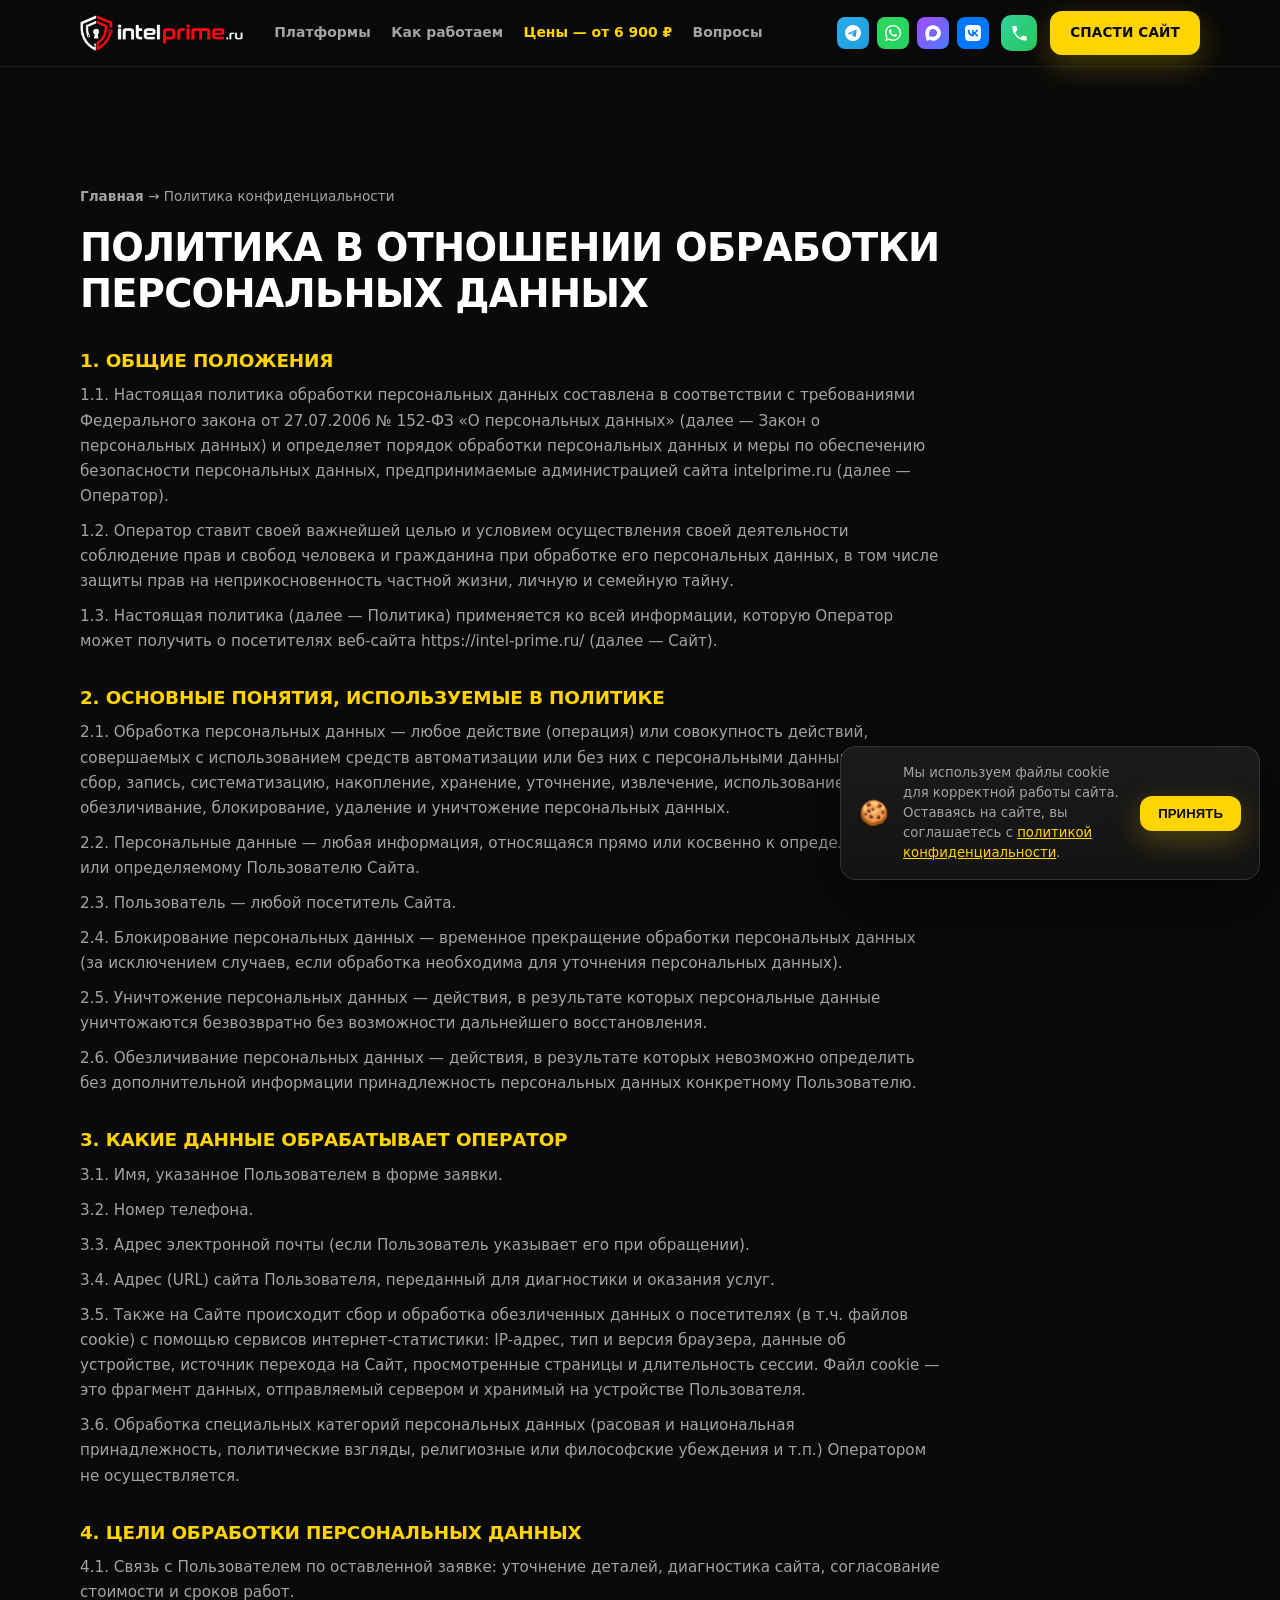
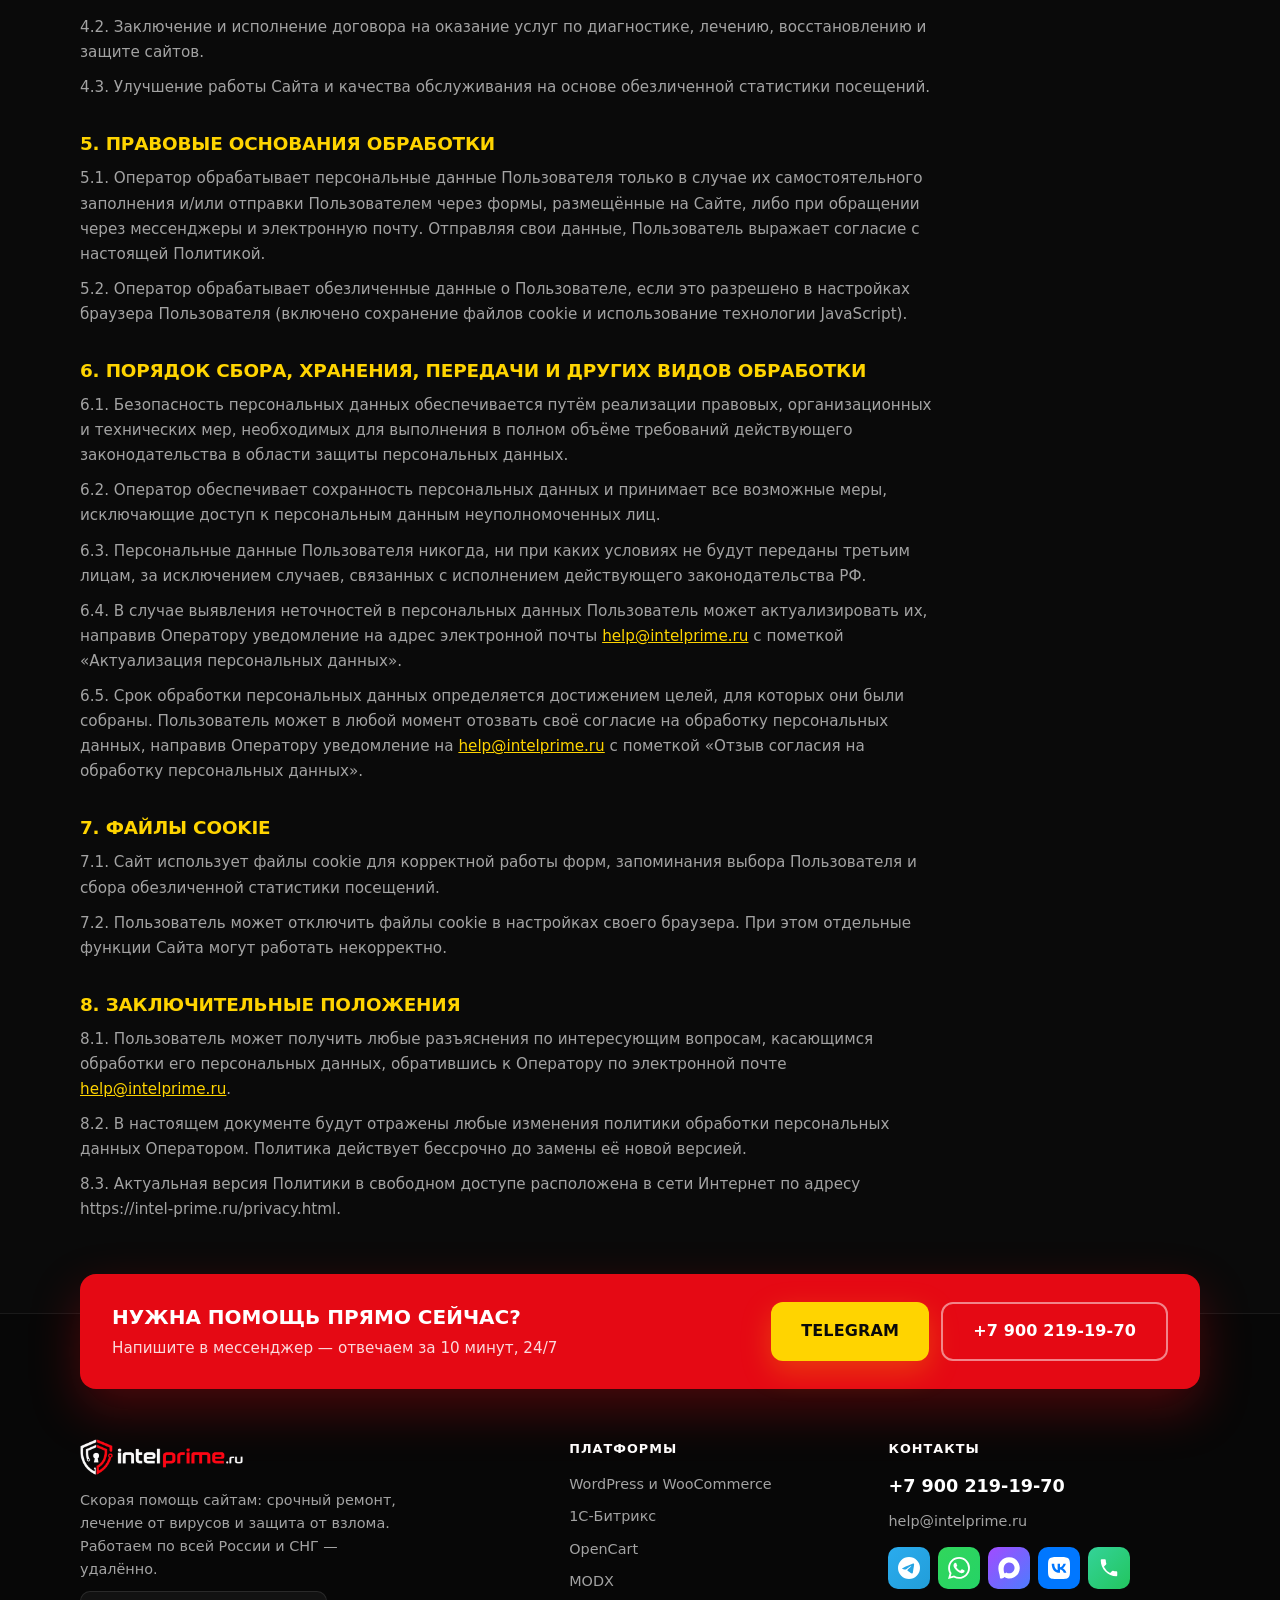
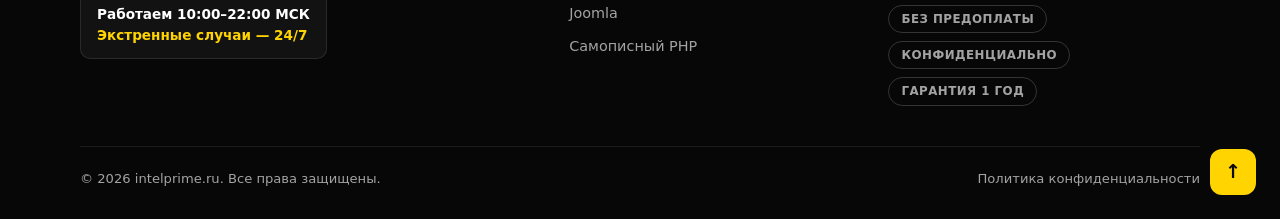
<file: privacy.html>
<!DOCTYPE html>
<html lang="ru">
<head>
<meta charset="utf-8">
<meta name="viewport" content="width=device-width, initial-scale=1">
<meta http-equiv="Content-Security-Policy" content="default-src 'self'; script-src 'self' https://mc.yandex.ru https://mc.yandex.com; style-src 'self' 'unsafe-inline' https://fonts.googleapis.com; img-src 'self' data: https://mc.yandex.ru https://mc.yandex.com; font-src 'self' https://fonts.gstatic.com; connect-src 'self' https://mc.yandex.ru https://mc.yandex.com https://mc.webvisor.org https://mc.webvisor.com wss://mc.yandex.ru wss://mc.yandex.com; frame-src https://mc.yandex.ru https://mc.yandex.com; object-src 'none'; base-uri 'self'; form-action 'self'">
<meta name="referrer" content="strict-origin-when-cross-origin">
<title>Политика конфиденциальности | intelprime.ru</title>
<meta name="description" content="Политика в отношении обработки персональных данных посетителей сайта intelprime.ru в соответствии с ФЗ-152 «О персональных данных».">
<meta name="robots" content="index, follow">
<link rel="canonical" href="https://intel-prime.ru/privacy.html">
<link rel="icon" type="image/png" href="assets/favicon.png">
<link rel="apple-touch-icon" href="assets/favicon.png">
<meta property="og:type" content="website">
<meta property="og:site_name" content="intelprime.ru">
<meta property="og:locale" content="ru_RU">
<meta property="og:title" content="Политика конфиденциальности | intelprime.ru">
<meta property="og:description" content="Политика в отношении обработки персональных данных посетителей сайта intelprime.ru в соответствии с ФЗ-152 «О персональных данных».">
<meta property="og:url" content="https://intel-prime.ru/privacy.html">
<meta property="og:image" content="https://intel-prime.ru/assets/logo.png">
<meta name="twitter:card" content="summary">
<meta name="twitter:image" content="https://intel-prime.ru/assets/logo.png">
<meta name="twitter:title" content="Политика конфиденциальности | intelprime.ru">
<meta name="twitter:description" content="Политика в отношении обработки персональных данных посетителей сайта intelprime.ru в соответствии с ФЗ-152 «О персональных данных».">
<link rel="preconnect" href="https://fonts.googleapis.com">
<link href="https://fonts.googleapis.com/css2?family=Inter:wght@400;600;700;800;900&display=swap" rel="stylesheet">
<link rel="stylesheet" href="assets/style.css">
</head>
<body>
<header>
  <div class="container nav">
    <a class="logo" href="index.html"><img src="assets/logo.png" alt="IntelPrime — защита от взлома сайтов"></a>
    <nav class="nav-links">
      <a href="index.html#cms">Платформы</a>
      <a href="index.html#process">Как работаем</a>
      <a class="nav-hot" href="index.html#pricing">Цены — от 6 900 ₽</a>
      <a href="index.html#faq">Вопросы</a>
    </nav>
    <div class="socials nav-socials">
      <a class="soc-tg" href="https://t.me/intel_prime" target="_blank" rel="noopener" aria-label="Telegram" title="Telegram"><svg class="icn" aria-hidden="true" role="img" viewBox="0 0 24 24" xmlns="http://www.w3.org/2000/svg"><title>Telegram</title><path d="M11.944 0A12 12 0 0 0 0 12a12 12 0 0 0 12 12 12 12 0 0 0 12-12A12 12 0 0 0 12 0a12 12 0 0 0-.056 0zm4.962 7.224c.1-.002.321.023.465.14a.506.506 0 0 1 .171.325c.016.093.036.306.02.472-.18 1.898-.962 6.502-1.36 8.627-.168.9-.499 1.201-.82 1.23-.696.065-1.225-.46-1.9-.902-1.056-.693-1.653-1.124-2.678-1.8-1.185-.78-.417-1.21.258-1.91.177-.184 3.247-2.977 3.307-3.23.007-.032.014-.15-.056-.212s-.174-.041-.249-.024c-.106.024-1.793 1.14-5.061 3.345-.48.33-.913.49-1.302.48-.428-.008-1.252-.241-1.865-.44-.752-.245-1.349-.374-1.297-.789.027-.216.325-.437.893-.663 3.498-1.524 5.83-2.529 6.998-3.014 3.332-1.386 4.025-1.627 4.476-1.635z"/></svg></a>
      <a class="soc-wa" href="https://wa.me/79082857007" target="_blank" rel="noopener" aria-label="WhatsApp" title="WhatsApp"><svg class="icn" aria-hidden="true" role="img" viewBox="0 0 24 24" xmlns="http://www.w3.org/2000/svg"><title>WhatsApp</title><path d="M17.472 14.382c-.297-.149-1.758-.867-2.03-.967-.273-.099-.471-.148-.67.15-.197.297-.767.966-.94 1.164-.173.199-.347.223-.644.075-.297-.15-1.255-.463-2.39-1.475-.883-.788-1.48-1.761-1.653-2.059-.173-.297-.018-.458.13-.606.134-.133.298-.347.446-.52.149-.174.198-.298.298-.497.099-.198.05-.371-.025-.52-.075-.149-.669-1.612-.916-2.207-.242-.579-.487-.5-.669-.51-.173-.008-.371-.01-.57-.01-.198 0-.52.074-.792.372-.272.297-1.04 1.016-1.04 2.479 0 1.462 1.065 2.875 1.213 3.074.149.198 2.096 3.2 5.077 4.487.709.306 1.262.489 1.694.625.712.227 1.36.195 1.871.118.571-.085 1.758-.719 2.006-1.413.248-.694.248-1.289.173-1.413-.074-.124-.272-.198-.57-.347m-5.421 7.403h-.004a9.87 9.87 0 01-5.031-1.378l-.361-.214-3.741.982.998-3.648-.235-.374a9.86 9.86 0 01-1.51-5.26c.001-5.45 4.436-9.884 9.888-9.884 2.64 0 5.122 1.03 6.988 2.898a9.825 9.825 0 012.893 6.994c-.003 5.45-4.437 9.884-9.885 9.884m8.413-18.297A11.815 11.815 0 0012.05 0C5.495 0 .16 5.335.157 11.892c0 2.096.547 4.142 1.588 5.945L.057 24l6.305-1.654a11.882 11.882 0 005.683 1.448h.005c6.554 0 11.89-5.335 11.893-11.893a11.821 11.821 0 00-3.48-8.413Z"/></svg></a>
      <a class="soc-max" href="https://max.ru/u/f9LHodD0cOK1e9zbvqqBwfyp-v51tQbrtZB05QeizJUBPKNbS9ZXcv-oo0c" target="_blank" rel="noopener" aria-label="MAX" title="MAX"><svg class="icn" aria-hidden="true" role="img" viewBox="0 0 720 720" xmlns="http://www.w3.org/2000/svg"><title>MAX</title><path d="M350.4,9.6C141.8,20.5,4.1,184.1,12.8,390.4c3.8,90.3,40.1,168,48.7,253.7,2.2,22.2-4.2,49.6,21.4,59.3,31.5,11.9,79.8-8.1,106.2-26.4,9-6.1,17.6-13.2,24.2-22,27.3,18.1,53.2,35.6,85.7,43.4,143.1,34.3,299.9-44.2,369.6-170.3C799.6,291.2,622.5-4.6,350.4,9.6h0ZM269.4,504c-11.3,8.8-22.2,20.8-34.7,27.7-18.1,9.7-23.7-.4-30.5-16.4-21.4-50.9-24-137.6-11.5-190.9,16.8-72.5,72.9-136.3,150-143.1,78-6.9,150.4,32.7,183.1,104.2,72.4,159.1-112.9,316.2-256.4,218.6h0Z"/></svg></a>
      <a class="soc-vk" href="https://vk.com/intel_prime" target="_blank" rel="noopener" aria-label="ВКонтакте" title="ВКонтакте"><svg class="icn" aria-hidden="true" role="img" viewBox="0 0 24 24" xmlns="http://www.w3.org/2000/svg"><title>VK</title><path d="m9.489.004.729-.003h3.564l.73.003.914.01.433.007.418.011.403.014.388.016.374.021.36.025.345.03.333.033c1.74.196 2.933.616 3.833 1.516.9.9 1.32 2.092 1.516 3.833l.034.333.029.346.025.36.02.373.025.588.012.41.013.644.009.915.004.98-.001 3.313-.003.73-.01.914-.007.433-.011.418-.014.403-.016.388-.021.374-.025.36-.03.345-.033.333c-.196 1.74-.616 2.933-1.516 3.833-.9.9-2.092 1.32-3.833 1.516l-.333.034-.346.029-.36.025-.373.02-.588.025-.41.012-.644.013-.915.009-.98.004-3.313-.001-.73-.003-.914-.01-.433-.007-.418-.011-.403-.014-.388-.016-.374-.021-.36-.025-.345-.03-.333-.033c-1.74-.196-2.933-.616-3.833-1.516-.9-.9-1.32-2.092-1.516-3.833l-.034-.333-.029-.346-.025-.36-.02-.373-.025-.588-.012-.41-.013-.644-.009-.915-.004-.98.001-3.313.003-.73.01-.914.007-.433.011-.418.014-.403.016-.388.021-.374.025-.36.03-.345.033-.333c.196-1.74.616-2.933 1.516-3.833.9-.9 2.092-1.32 3.833-1.516l.333-.034.346-.029.36-.025.373-.02.588-.025.41-.012.644-.013.915-.009ZM6.79 7.3H4.05c.13 6.24 3.25 9.99 8.72 9.99h.31v-3.57c2.01.2 3.53 1.67 4.14 3.57h2.84c-.78-2.84-2.83-4.41-4.11-5.01 1.28-.74 3.08-2.54 3.51-4.98h-2.58c-.56 1.98-2.22 3.78-3.8 3.95V7.3H10.5v6.92c-1.6-.4-3.62-2.34-3.71-6.92Z"/></svg></a>
    </div>
    <a class="nav-phone" href="tel:+79002191970">+7 900 219-19-70</a>
    <a class="nav-phone-icon soc-ph" href="tel:+79002191970" aria-label="Позвонить"><svg class="icn" aria-hidden="true" role="img" viewBox="0 0 24 24" xmlns="http://www.w3.org/2000/svg"><title>Телефон</title><path d="M6.62 10.79a15.05 15.05 0 0 0 6.59 6.59l2.2-2.2a1 1 0 0 1 1.02-.24c1.12.37 2.33.57 3.57.57a1 1 0 0 1 1 1V20a1 1 0 0 1-1 1C10.85 21 3 13.15 3 3.5a1 1 0 0 1 1-1H7.5a1 1 0 0 1 1 1c0 1.24.2 2.45.57 3.57a1 1 0 0 1-.25 1.02l-2.2 2.2z"/></svg></a>
    <a class="btn btn-cta nav-cta" href="index.html#contact">Спасти сайт</a>
    <button class="burger" id="burger" aria-label="Открыть меню" aria-expanded="false"><span></span><span></span><span></span></button>
  </div>
</header>
<div class="mm-overlay" id="mm-overlay"></div>
<div class="mobile-menu" id="mobile-menu" aria-hidden="true" inert>
    <div class="mm-head">
      <a class="logo" href="index.html"><img src="assets/logo.png" alt="IntelPrime — защита от взлома сайтов"></a>
      <button class="mm-close" id="mm-close" aria-label="Закрыть меню">✕</button>
    </div>
    <nav>
      <a href="index.html#cms">Платформы</a>
      <a href="index.html#process">Как работаем</a>
      <a href="index.html#pricing">Цены</a>
      <a href="index.html#faq">Вопросы</a>
      <a href="index.html#contact" class="mm-cta">Спасти сайт — 0 ₽</a>
    </nav>
    <a class="mm-phone" href="tel:+79002191970"><svg class="icn" aria-hidden="true" role="img" viewBox="0 0 24 24" xmlns="http://www.w3.org/2000/svg"><title>Телефон</title><path d="M6.62 10.79a15.05 15.05 0 0 0 6.59 6.59l2.2-2.2a1 1 0 0 1 1.02-.24c1.12.37 2.33.57 3.57.57a1 1 0 0 1 1 1V20a1 1 0 0 1-1 1C10.85 21 3 13.15 3 3.5a1 1 0 0 1 1-1H7.5a1 1 0 0 1 1 1c0 1.24.2 2.45.57 3.57a1 1 0 0 1-.25 1.02l-2.2 2.2z"/></svg>+7 900 219-19-70</a>
    <div class="socials mm-socials">
      <a class="soc-tg" href="https://t.me/intel_prime" target="_blank" rel="noopener" aria-label="Telegram" title="Telegram"><svg class="icn" aria-hidden="true" role="img" viewBox="0 0 24 24" xmlns="http://www.w3.org/2000/svg"><title>Telegram</title><path d="M11.944 0A12 12 0 0 0 0 12a12 12 0 0 0 12 12 12 12 0 0 0 12-12A12 12 0 0 0 12 0a12 12 0 0 0-.056 0zm4.962 7.224c.1-.002.321.023.465.14a.506.506 0 0 1 .171.325c.016.093.036.306.02.472-.18 1.898-.962 6.502-1.36 8.627-.168.9-.499 1.201-.82 1.23-.696.065-1.225-.46-1.9-.902-1.056-.693-1.653-1.124-2.678-1.8-1.185-.78-.417-1.21.258-1.91.177-.184 3.247-2.977 3.307-3.23.007-.032.014-.15-.056-.212s-.174-.041-.249-.024c-.106.024-1.793 1.14-5.061 3.345-.48.33-.913.49-1.302.48-.428-.008-1.252-.241-1.865-.44-.752-.245-1.349-.374-1.297-.789.027-.216.325-.437.893-.663 3.498-1.524 5.83-2.529 6.998-3.014 3.332-1.386 4.025-1.627 4.476-1.635z"/></svg></a>
      <a class="soc-wa" href="https://wa.me/79082857007" target="_blank" rel="noopener" aria-label="WhatsApp" title="WhatsApp"><svg class="icn" aria-hidden="true" role="img" viewBox="0 0 24 24" xmlns="http://www.w3.org/2000/svg"><title>WhatsApp</title><path d="M17.472 14.382c-.297-.149-1.758-.867-2.03-.967-.273-.099-.471-.148-.67.15-.197.297-.767.966-.94 1.164-.173.199-.347.223-.644.075-.297-.15-1.255-.463-2.39-1.475-.883-.788-1.48-1.761-1.653-2.059-.173-.297-.018-.458.13-.606.134-.133.298-.347.446-.52.149-.174.198-.298.298-.497.099-.198.05-.371-.025-.52-.075-.149-.669-1.612-.916-2.207-.242-.579-.487-.5-.669-.51-.173-.008-.371-.01-.57-.01-.198 0-.52.074-.792.372-.272.297-1.04 1.016-1.04 2.479 0 1.462 1.065 2.875 1.213 3.074.149.198 2.096 3.2 5.077 4.487.709.306 1.262.489 1.694.625.712.227 1.36.195 1.871.118.571-.085 1.758-.719 2.006-1.413.248-.694.248-1.289.173-1.413-.074-.124-.272-.198-.57-.347m-5.421 7.403h-.004a9.87 9.87 0 01-5.031-1.378l-.361-.214-3.741.982.998-3.648-.235-.374a9.86 9.86 0 01-1.51-5.26c.001-5.45 4.436-9.884 9.888-9.884 2.64 0 5.122 1.03 6.988 2.898a9.825 9.825 0 012.893 6.994c-.003 5.45-4.437 9.884-9.885 9.884m8.413-18.297A11.815 11.815 0 0012.05 0C5.495 0 .16 5.335.157 11.892c0 2.096.547 4.142 1.588 5.945L.057 24l6.305-1.654a11.882 11.882 0 005.683 1.448h.005c6.554 0 11.89-5.335 11.893-11.893a11.821 11.821 0 00-3.48-8.413Z"/></svg></a>
      <a class="soc-max" href="https://max.ru/u/f9LHodD0cOK1e9zbvqqBwfyp-v51tQbrtZB05QeizJUBPKNbS9ZXcv-oo0c" target="_blank" rel="noopener" aria-label="MAX" title="MAX"><svg class="icn" aria-hidden="true" role="img" viewBox="0 0 720 720" xmlns="http://www.w3.org/2000/svg"><title>MAX</title><path d="M350.4,9.6C141.8,20.5,4.1,184.1,12.8,390.4c3.8,90.3,40.1,168,48.7,253.7,2.2,22.2-4.2,49.6,21.4,59.3,31.5,11.9,79.8-8.1,106.2-26.4,9-6.1,17.6-13.2,24.2-22,27.3,18.1,53.2,35.6,85.7,43.4,143.1,34.3,299.9-44.2,369.6-170.3C799.6,291.2,622.5-4.6,350.4,9.6h0ZM269.4,504c-11.3,8.8-22.2,20.8-34.7,27.7-18.1,9.7-23.7-.4-30.5-16.4-21.4-50.9-24-137.6-11.5-190.9,16.8-72.5,72.9-136.3,150-143.1,78-6.9,150.4,32.7,183.1,104.2,72.4,159.1-112.9,316.2-256.4,218.6h0Z"/></svg></a>
      <a class="soc-vk" href="https://vk.com/intel_prime" target="_blank" rel="noopener" aria-label="ВКонтакте" title="ВКонтакте"><svg class="icn" aria-hidden="true" role="img" viewBox="0 0 24 24" xmlns="http://www.w3.org/2000/svg"><title>VK</title><path d="m9.489.004.729-.003h3.564l.73.003.914.01.433.007.418.011.403.014.388.016.374.021.36.025.345.03.333.033c1.74.196 2.933.616 3.833 1.516.9.9 1.32 2.092 1.516 3.833l.034.333.029.346.025.36.02.373.025.588.012.41.013.644.009.915.004.98-.001 3.313-.003.73-.01.914-.007.433-.011.418-.014.403-.016.388-.021.374-.025.36-.03.345-.033.333c-.196 1.74-.616 2.933-1.516 3.833-.9.9-2.092 1.32-3.833 1.516l-.333.034-.346.029-.36.025-.373.02-.588.025-.41.012-.644.013-.915.009-.98.004-3.313-.001-.73-.003-.914-.01-.433-.007-.418-.011-.403-.014-.388-.016-.374-.021-.36-.025-.345-.03-.333-.033c-1.74-.196-2.933-.616-3.833-1.516-.9-.9-1.32-2.092-1.516-3.833l-.034-.333-.029-.346-.025-.36-.02-.373-.025-.588-.012-.41-.013-.644-.009-.915-.004-.98.001-3.313.003-.73.01-.914.007-.433.011-.418.014-.403.016-.388.021-.374.025-.36.03-.345.033-.333c.196-1.74.616-2.933 1.516-3.833.9-.9 2.092-1.32 3.833-1.516l.333-.034.346-.029.36-.025.373-.02.588-.025.41-.012.644-.013.915-.009ZM6.79 7.3H4.05c.13 6.24 3.25 9.99 8.72 9.99h.31v-3.57c2.01.2 3.53 1.67 4.14 3.57h2.84c-.78-2.84-2.83-4.41-4.11-5.01 1.28-.74 3.08-2.54 3.51-4.98h-2.58c-.56 1.98-2.22 3.78-3.8 3.95V7.3H10.5v6.92c-1.6-.4-3.62-2.34-3.71-6.92Z"/></svg></a>
      <a class="soc-ph" href="tel:+79002191970" aria-label="Позвонить" title="Позвонить"><svg class="icn" aria-hidden="true" role="img" viewBox="0 0 24 24" xmlns="http://www.w3.org/2000/svg"><title>Телефон</title><path d="M6.62 10.79a15.05 15.05 0 0 0 6.59 6.59l2.2-2.2a1 1 0 0 1 1.02-.24c1.12.37 2.33.57 3.57.57a1 1 0 0 1 1 1V20a1 1 0 0 1-1 1C10.85 21 3 13.15 3 3.5a1 1 0 0 1 1-1H7.5a1 1 0 0 1 1 1c0 1.24.2 2.45.57 3.57a1 1 0 0 1-.25 1.02l-2.2 2.2z"/></svg></a>
    </div>
</div>

<section class="legal">
  <div class="container">
    <div class="crumbs"><a href="index.html">Главная</a> → Политика конфиденциальности</div>
    <h1>Политика в отношении обработки персональных данных</h1>

    <h2>1. Общие положения</h2>
    <p>1.1. Настоящая политика обработки персональных данных составлена в соответствии с требованиями Федерального закона от 27.07.2006 № 152-ФЗ «О персональных данных» (далее — Закон о персональных данных) и определяет порядок обработки персональных данных и меры по обеспечению безопасности персональных данных, предпринимаемые администрацией сайта intelprime.ru (далее — Оператор).</p>
    <p>1.2. Оператор ставит своей важнейшей целью и условием осуществления своей деятельности соблюдение прав и свобод человека и гражданина при обработке его персональных данных, в том числе защиты прав на неприкосновенность частной жизни, личную и семейную тайну.</p>
    <p>1.3. Настоящая политика (далее — Политика) применяется ко всей информации, которую Оператор может получить о посетителях веб-сайта https://intel-prime.ru/ (далее — Сайт).</p>

    <h2>2. Основные понятия, используемые в Политике</h2>
    <p>2.1. Обработка персональных данных — любое действие (операция) или совокупность действий, совершаемых с использованием средств автоматизации или без них с персональными данными, включая сбор, запись, систематизацию, накопление, хранение, уточнение, извлечение, использование, передачу, обезличивание, блокирование, удаление и уничтожение персональных данных.</p>
    <p>2.2. Персональные данные — любая информация, относящаяся прямо или косвенно к определённому или определяемому Пользователю Сайта.</p>
    <p>2.3. Пользователь — любой посетитель Сайта.</p>
    <p>2.4. Блокирование персональных данных — временное прекращение обработки персональных данных (за исключением случаев, если обработка необходима для уточнения персональных данных).</p>
    <p>2.5. Уничтожение персональных данных — действия, в результате которых персональные данные уничтожаются безвозвратно без возможности дальнейшего восстановления.</p>
    <p>2.6. Обезличивание персональных данных — действия, в результате которых невозможно определить без дополнительной информации принадлежность персональных данных конкретному Пользователю.</p>

    <h2>3. Какие данные обрабатывает Оператор</h2>
    <p>3.1. Имя, указанное Пользователем в форме заявки.</p>
    <p>3.2. Номер телефона.</p>
    <p>3.3. Адрес электронной почты (если Пользователь указывает его при обращении).</p>
    <p>3.4. Адрес (URL) сайта Пользователя, переданный для диагностики и оказания услуг.</p>
    <p>3.5. Также на Сайте происходит сбор и обработка обезличенных данных о посетителях (в т.ч. файлов cookie) с помощью сервисов интернет-статистики: IP-адрес, тип и версия браузера, данные об устройстве, источник перехода на Сайт, просмотренные страницы и длительность сессии. Файл cookie — это фрагмент данных, отправляемый сервером и хранимый на устройстве Пользователя.</p>
    <p>3.6. Обработка специальных категорий персональных данных (расовая и национальная принадлежность, политические взгляды, религиозные или философские убеждения и т.п.) Оператором не осуществляется.</p>

    <h2>4. Цели обработки персональных данных</h2>
    <p>4.1. Связь с Пользователем по оставленной заявке: уточнение деталей, диагностика сайта, согласование стоимости и сроков работ.</p>
    <p>4.2. Заключение и исполнение договора на оказание услуг по диагностике, лечению, восстановлению и защите сайтов.</p>
    <p>4.3. Улучшение работы Сайта и качества обслуживания на основе обезличенной статистики посещений.</p>

    <h2>5. Правовые основания обработки</h2>
    <p>5.1. Оператор обрабатывает персональные данные Пользователя только в случае их самостоятельного заполнения и/или отправки Пользователем через формы, размещённые на Сайте, либо при обращении через мессенджеры и электронную почту. Отправляя свои данные, Пользователь выражает согласие с настоящей Политикой.</p>
    <p>5.2. Оператор обрабатывает обезличенные данные о Пользователе, если это разрешено в настройках браузера Пользователя (включено сохранение файлов cookie и использование технологии JavaScript).</p>

    <h2>6. Порядок сбора, хранения, передачи и других видов обработки</h2>
    <p>6.1. Безопасность персональных данных обеспечивается путём реализации правовых, организационных и технических мер, необходимых для выполнения в полном объёме требований действующего законодательства в области защиты персональных данных.</p>
    <p>6.2. Оператор обеспечивает сохранность персональных данных и принимает все возможные меры, исключающие доступ к персональным данным неуполномоченных лиц.</p>
    <p>6.3. Персональные данные Пользователя никогда, ни при каких условиях не будут переданы третьим лицам, за исключением случаев, связанных с исполнением действующего законодательства РФ.</p>
    <p>6.4. В случае выявления неточностей в персональных данных Пользователь может актуализировать их, направив Оператору уведомление на адрес электронной почты <a href="mailto:help@intelprime.ru">help@intelprime.ru</a> с пометкой «Актуализация персональных данных».</p>
    <p>6.5. Срок обработки персональных данных определяется достижением целей, для которых они были собраны. Пользователь может в любой момент отозвать своё согласие на обработку персональных данных, направив Оператору уведомление на <a href="mailto:help@intelprime.ru">help@intelprime.ru</a> с пометкой «Отзыв согласия на обработку персональных данных».</p>

    <h2>7. Файлы cookie</h2>
    <p>7.1. Сайт использует файлы cookie для корректной работы форм, запоминания выбора Пользователя и сбора обезличенной статистики посещений.</p>
    <p>7.2. Пользователь может отключить файлы cookie в настройках своего браузера. При этом отдельные функции Сайта могут работать некорректно.</p>

    <h2>8. Заключительные положения</h2>
    <p>8.1. Пользователь может получить любые разъяснения по интересующим вопросам, касающимся обработки его персональных данных, обратившись к Оператору по электронной почте <a href="mailto:help@intelprime.ru">help@intelprime.ru</a>.</p>
    <p>8.2. В настоящем документе будут отражены любые изменения политики обработки персональных данных Оператором. Политика действует бессрочно до замены её новой версией.</p>
    <p>8.3. Актуальная версия Политики в свободном доступе расположена в сети Интернет по адресу https://intel-prime.ru/privacy.html.</p>
  </div>
</section>

<footer>
  <div class="container">
    <div class="footer-cta">
      <div>
        <h3>Нужна помощь прямо сейчас?</h3>
        <p>Напишите в мессенджер — отвечаем за 10 минут, 24/7</p>
      </div>
      <div class="footer-cta-btns">
        <a class="btn btn-cta" href="https://t.me/intel_prime" target="_blank" rel="noopener">Telegram</a>
        <a class="btn btn-outline" href="tel:+79002191970">+7 900 219-19-70</a>
      </div>
    </div>
    <div class="footer-grid footer-grid-3">
      <div class="footer-col footer-brand">
        <a class="logo" href="index.html"><img src="assets/logo.png" alt="IntelPrime — защита от взлома сайтов"></a>
        <p>Скорая помощь сайтам: срочный ремонт, лечение от вирусов и защита от взлома. Работаем по всей России и СНГ — удалённо.</p>
        <div class="footer-work">Работаем 10:00–22:00 МСК<br><span>Экстренные случаи — 24/7</span></div>
      </div>
      <div class="footer-col">
        <b>Платформы</b>
        <a href="wordpress.html">WordPress и WooCommerce</a>
        <a href="bitrix.html">1С-Битрикс</a>
        <a href="opencart.html">OpenCart</a>
        <a href="modx.html">MODX</a>
        <a href="joomla.html">Joomla</a>
        <a href="php.html">Самописный PHP</a>
      </div>
      <div class="footer-col">
        <b>Контакты</b>
        <a href="tel:+79002191970" class="footer-phone">+7 900 219-19-70</a>
        <a href="mailto:help@intelprime.ru">help@intelprime.ru</a>
        <div class="socials footer-socials">
      <a class="soc-tg" href="https://t.me/intel_prime" target="_blank" rel="noopener" aria-label="Telegram" title="Telegram"><svg class="icn" aria-hidden="true" role="img" viewBox="0 0 24 24" xmlns="http://www.w3.org/2000/svg"><title>Telegram</title><path d="M11.944 0A12 12 0 0 0 0 12a12 12 0 0 0 12 12 12 12 0 0 0 12-12A12 12 0 0 0 12 0a12 12 0 0 0-.056 0zm4.962 7.224c.1-.002.321.023.465.14a.506.506 0 0 1 .171.325c.016.093.036.306.02.472-.18 1.898-.962 6.502-1.36 8.627-.168.9-.499 1.201-.82 1.23-.696.065-1.225-.46-1.9-.902-1.056-.693-1.653-1.124-2.678-1.8-1.185-.78-.417-1.21.258-1.91.177-.184 3.247-2.977 3.307-3.23.007-.032.014-.15-.056-.212s-.174-.041-.249-.024c-.106.024-1.793 1.14-5.061 3.345-.48.33-.913.49-1.302.48-.428-.008-1.252-.241-1.865-.44-.752-.245-1.349-.374-1.297-.789.027-.216.325-.437.893-.663 3.498-1.524 5.83-2.529 6.998-3.014 3.332-1.386 4.025-1.627 4.476-1.635z"/></svg></a>
      <a class="soc-wa" href="https://wa.me/79082857007" target="_blank" rel="noopener" aria-label="WhatsApp" title="WhatsApp"><svg class="icn" aria-hidden="true" role="img" viewBox="0 0 24 24" xmlns="http://www.w3.org/2000/svg"><title>WhatsApp</title><path d="M17.472 14.382c-.297-.149-1.758-.867-2.03-.967-.273-.099-.471-.148-.67.15-.197.297-.767.966-.94 1.164-.173.199-.347.223-.644.075-.297-.15-1.255-.463-2.39-1.475-.883-.788-1.48-1.761-1.653-2.059-.173-.297-.018-.458.13-.606.134-.133.298-.347.446-.52.149-.174.198-.298.298-.497.099-.198.05-.371-.025-.52-.075-.149-.669-1.612-.916-2.207-.242-.579-.487-.5-.669-.51-.173-.008-.371-.01-.57-.01-.198 0-.52.074-.792.372-.272.297-1.04 1.016-1.04 2.479 0 1.462 1.065 2.875 1.213 3.074.149.198 2.096 3.2 5.077 4.487.709.306 1.262.489 1.694.625.712.227 1.36.195 1.871.118.571-.085 1.758-.719 2.006-1.413.248-.694.248-1.289.173-1.413-.074-.124-.272-.198-.57-.347m-5.421 7.403h-.004a9.87 9.87 0 01-5.031-1.378l-.361-.214-3.741.982.998-3.648-.235-.374a9.86 9.86 0 01-1.51-5.26c.001-5.45 4.436-9.884 9.888-9.884 2.64 0 5.122 1.03 6.988 2.898a9.825 9.825 0 012.893 6.994c-.003 5.45-4.437 9.884-9.885 9.884m8.413-18.297A11.815 11.815 0 0012.05 0C5.495 0 .16 5.335.157 11.892c0 2.096.547 4.142 1.588 5.945L.057 24l6.305-1.654a11.882 11.882 0 005.683 1.448h.005c6.554 0 11.89-5.335 11.893-11.893a11.821 11.821 0 00-3.48-8.413Z"/></svg></a>
      <a class="soc-max" href="https://max.ru/u/f9LHodD0cOK1e9zbvqqBwfyp-v51tQbrtZB05QeizJUBPKNbS9ZXcv-oo0c" target="_blank" rel="noopener" aria-label="MAX" title="MAX"><svg class="icn" aria-hidden="true" role="img" viewBox="0 0 720 720" xmlns="http://www.w3.org/2000/svg"><title>MAX</title><path d="M350.4,9.6C141.8,20.5,4.1,184.1,12.8,390.4c3.8,90.3,40.1,168,48.7,253.7,2.2,22.2-4.2,49.6,21.4,59.3,31.5,11.9,79.8-8.1,106.2-26.4,9-6.1,17.6-13.2,24.2-22,27.3,18.1,53.2,35.6,85.7,43.4,143.1,34.3,299.9-44.2,369.6-170.3C799.6,291.2,622.5-4.6,350.4,9.6h0ZM269.4,504c-11.3,8.8-22.2,20.8-34.7,27.7-18.1,9.7-23.7-.4-30.5-16.4-21.4-50.9-24-137.6-11.5-190.9,16.8-72.5,72.9-136.3,150-143.1,78-6.9,150.4,32.7,183.1,104.2,72.4,159.1-112.9,316.2-256.4,218.6h0Z"/></svg></a>
      <a class="soc-vk" href="https://vk.com/intel_prime" target="_blank" rel="noopener" aria-label="ВКонтакте" title="ВКонтакте"><svg class="icn" aria-hidden="true" role="img" viewBox="0 0 24 24" xmlns="http://www.w3.org/2000/svg"><title>VK</title><path d="m9.489.004.729-.003h3.564l.73.003.914.01.433.007.418.011.403.014.388.016.374.021.36.025.345.03.333.033c1.74.196 2.933.616 3.833 1.516.9.9 1.32 2.092 1.516 3.833l.034.333.029.346.025.36.02.373.025.588.012.41.013.644.009.915.004.98-.001 3.313-.003.73-.01.914-.007.433-.011.418-.014.403-.016.388-.021.374-.025.36-.03.345-.033.333c-.196 1.74-.616 2.933-1.516 3.833-.9.9-2.092 1.32-3.833 1.516l-.333.034-.346.029-.36.025-.373.02-.588.025-.41.012-.644.013-.915.009-.98.004-3.313-.001-.73-.003-.914-.01-.433-.007-.418-.011-.403-.014-.388-.016-.374-.021-.36-.025-.345-.03-.333-.033c-1.74-.196-2.933-.616-3.833-1.516-.9-.9-1.32-2.092-1.516-3.833l-.034-.333-.029-.346-.025-.36-.02-.373-.025-.588-.012-.41-.013-.644-.009-.915-.004-.98.001-3.313.003-.73.01-.914.007-.433.011-.418.014-.403.016-.388.021-.374.025-.36.03-.345.033-.333c.196-1.74.616-2.933 1.516-3.833.9-.9 2.092-1.32 3.833-1.516l.333-.034.346-.029.36-.025.373-.02.588-.025.41-.012.644-.013.915-.009ZM6.79 7.3H4.05c.13 6.24 3.25 9.99 8.72 9.99h.31v-3.57c2.01.2 3.53 1.67 4.14 3.57h2.84c-.78-2.84-2.83-4.41-4.11-5.01 1.28-.74 3.08-2.54 3.51-4.98h-2.58c-.56 1.98-2.22 3.78-3.8 3.95V7.3H10.5v6.92c-1.6-.4-3.62-2.34-3.71-6.92Z"/></svg></a>
      <a class="soc-ph" href="tel:+79002191970" aria-label="Позвонить" title="Позвонить"><svg class="icn" aria-hidden="true" role="img" viewBox="0 0 24 24" xmlns="http://www.w3.org/2000/svg"><title>Телефон</title><path d="M6.62 10.79a15.05 15.05 0 0 0 6.59 6.59l2.2-2.2a1 1 0 0 1 1.02-.24c1.12.37 2.33.57 3.57.57a1 1 0 0 1 1 1V20a1 1 0 0 1-1 1C10.85 21 3 13.15 3 3.5a1 1 0 0 1 1-1H7.5a1 1 0 0 1 1 1c0 1.24.2 2.45.57 3.57a1 1 0 0 1-.25 1.02l-2.2 2.2z"/></svg></a>
    </div>
        <div class="footer-badges"><span>Без предоплаты</span><span>Конфиденциально</span><span>Гарантия 1 год</span></div>
      </div>
    </div>
    <div class="footer-bottom">
      <div>© 2026 intelprime.ru. Все права защищены.</div>
      <div><a href="privacy.html" target="_blank" rel="noopener">Политика конфиденциальности</a></div>
    </div>
  </div>
  <a class="scrollup" href="#" aria-label="Наверх">↑</a>
</footer>
<div class="sticky-cta"><a class="btn btn-cta btn-lg" href="#contact">Спасти сайт — диагностика 0 ₽</a></div>
<div class="modal-overlay" id="lead-modal" aria-hidden="true" inert>
  <div class="modal" role="dialog" aria-modal="true" aria-labelledby="modal-title">
    <button class="modal-close" id="modal-close" aria-label="Закрыть">✕</button>
    <div class="modal-badge"><span class="pulse"></span>Ответим за 10 минут</div>
    <h3 id="modal-title">Спасём ваш сайт<span class="modal-cms" id="modal-cms"></span></h3>
    <p class="modal-sub">Оставьте контакты — через 30 минут вы будете знать, что случилось и сколько стоит ремонт. Бесплатно.</p>
    <form id="modal-form" novalidate>
      <input type="text" name="name" placeholder="Ваше имя" maxlength="60" required autocomplete="name">
      <input type="url" name="site" placeholder="Ссылка на ваш сайт" maxlength="200" autocomplete="url" required>
      <input type="tel" name="phone" class="js-phone" placeholder="+7 (___) ___-__-__" inputmode="tel" autocomplete="tel" required>
      <input type="text" name="company" class="hp-field" tabindex="-1" autocomplete="off" aria-hidden="true">
      <p class="form-error" aria-live="polite"></p>
      <button class="btn btn-cta btn-lg" type="submit">Получить бесплатную диагностику</button>
      <p class="fine">Нажимая кнопку, вы соглашаетесь с <a href="privacy.html" target="_blank" rel="noopener">политикой обработки персональных данных</a>.</p>
    </form>
    <div class="modal-ok" id="modal-ok">
      <div class="ok-ic">✓</div>
      <b>Заявка принята!</b>
      <p>Свяжемся с вами в течение 10 минут.</p>
    </div>
  </div>
</div>
<div class="cookie-bar" id="cookie-bar" role="dialog" aria-label="Сообщение об использовании cookie" aria-hidden="true">
  <div class="cookie-ic">🍪</div>
  <div class="cookie-txt">Мы используем файлы cookie для корректной работы сайта. Оставаясь на сайте, вы соглашаетесь с <a href="privacy.html" target="_blank" rel="noopener">политикой конфиденциальности</a>.</div>
  <button class="btn btn-cta cookie-btn" id="cookie-accept" type="button">Принять</button>
</div>
<script src="assets/main.js"></script>
<script src="assets/metrika.js"></script>
<noscript><div><img src="https://mc.yandex.ru/watch/112155075" style="position:absolute; left:-9999px;" alt=""></div></noscript>
</body>
</html>
</file>
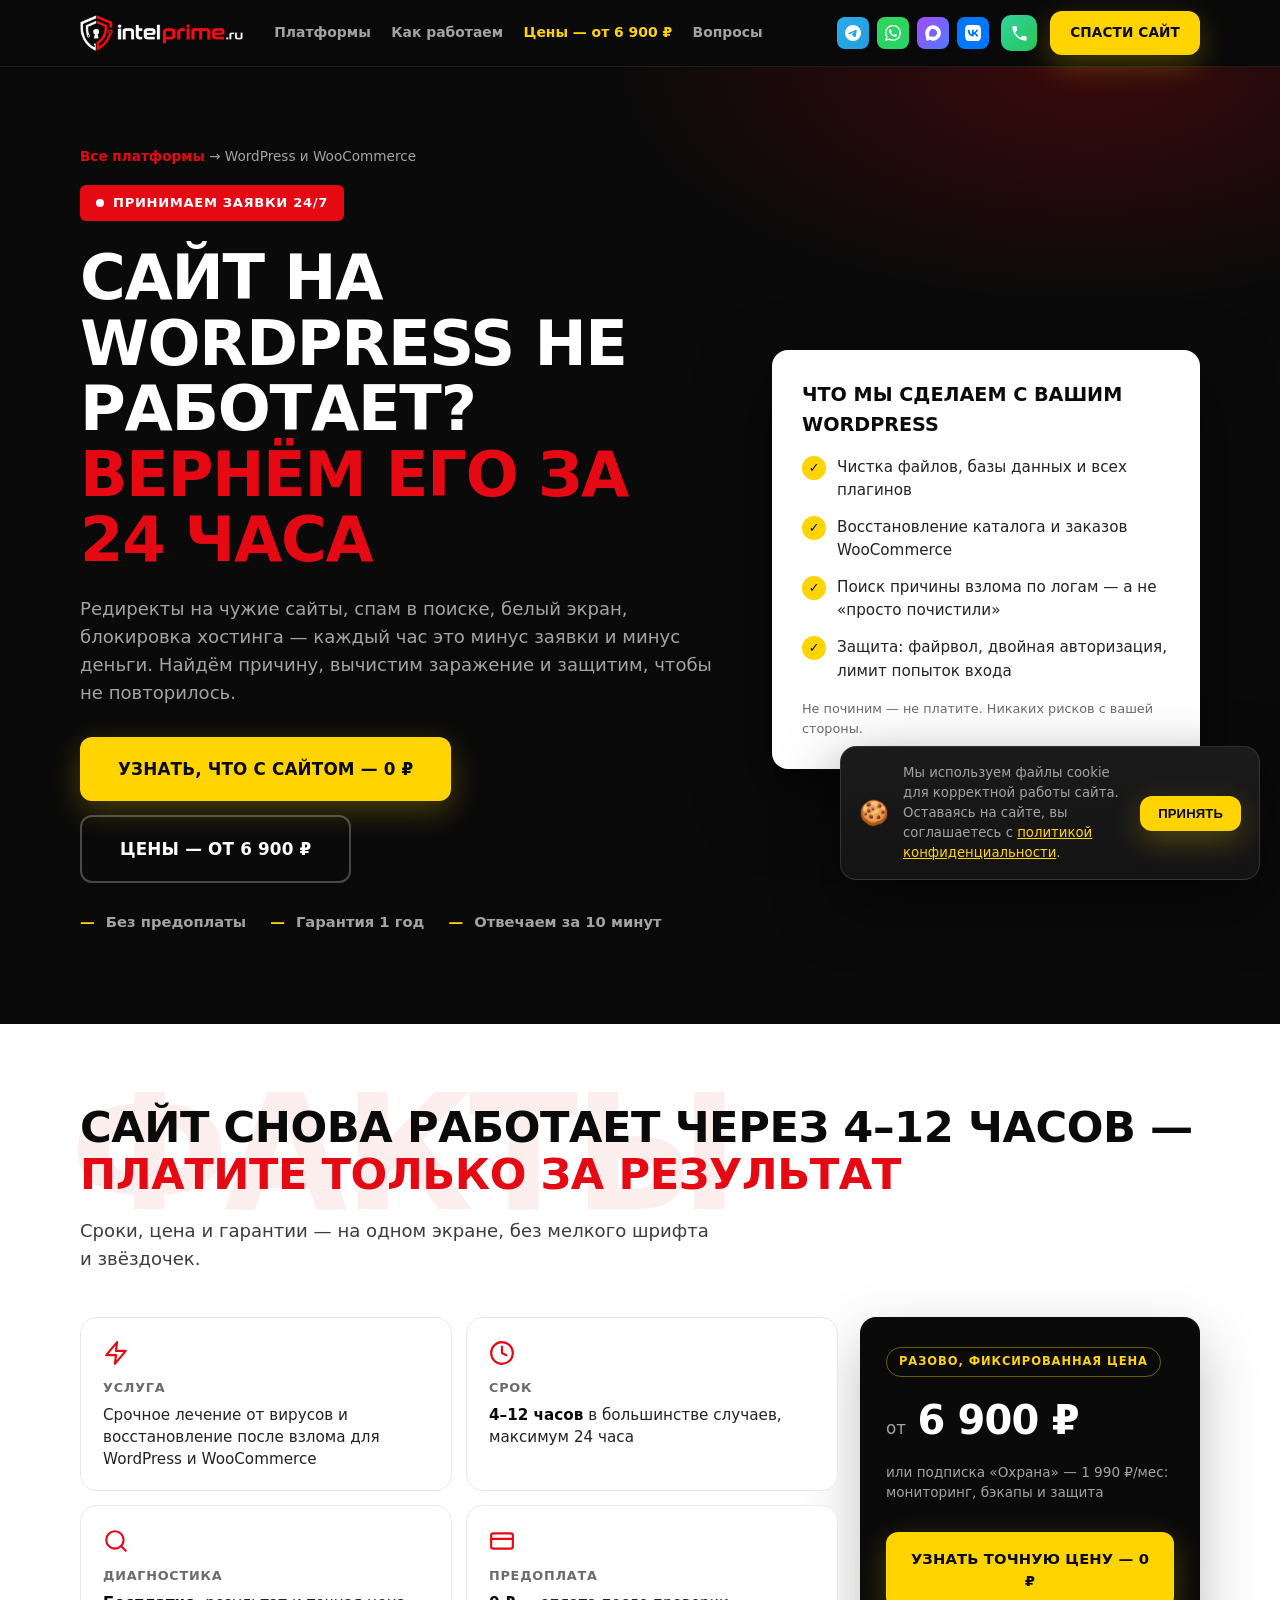
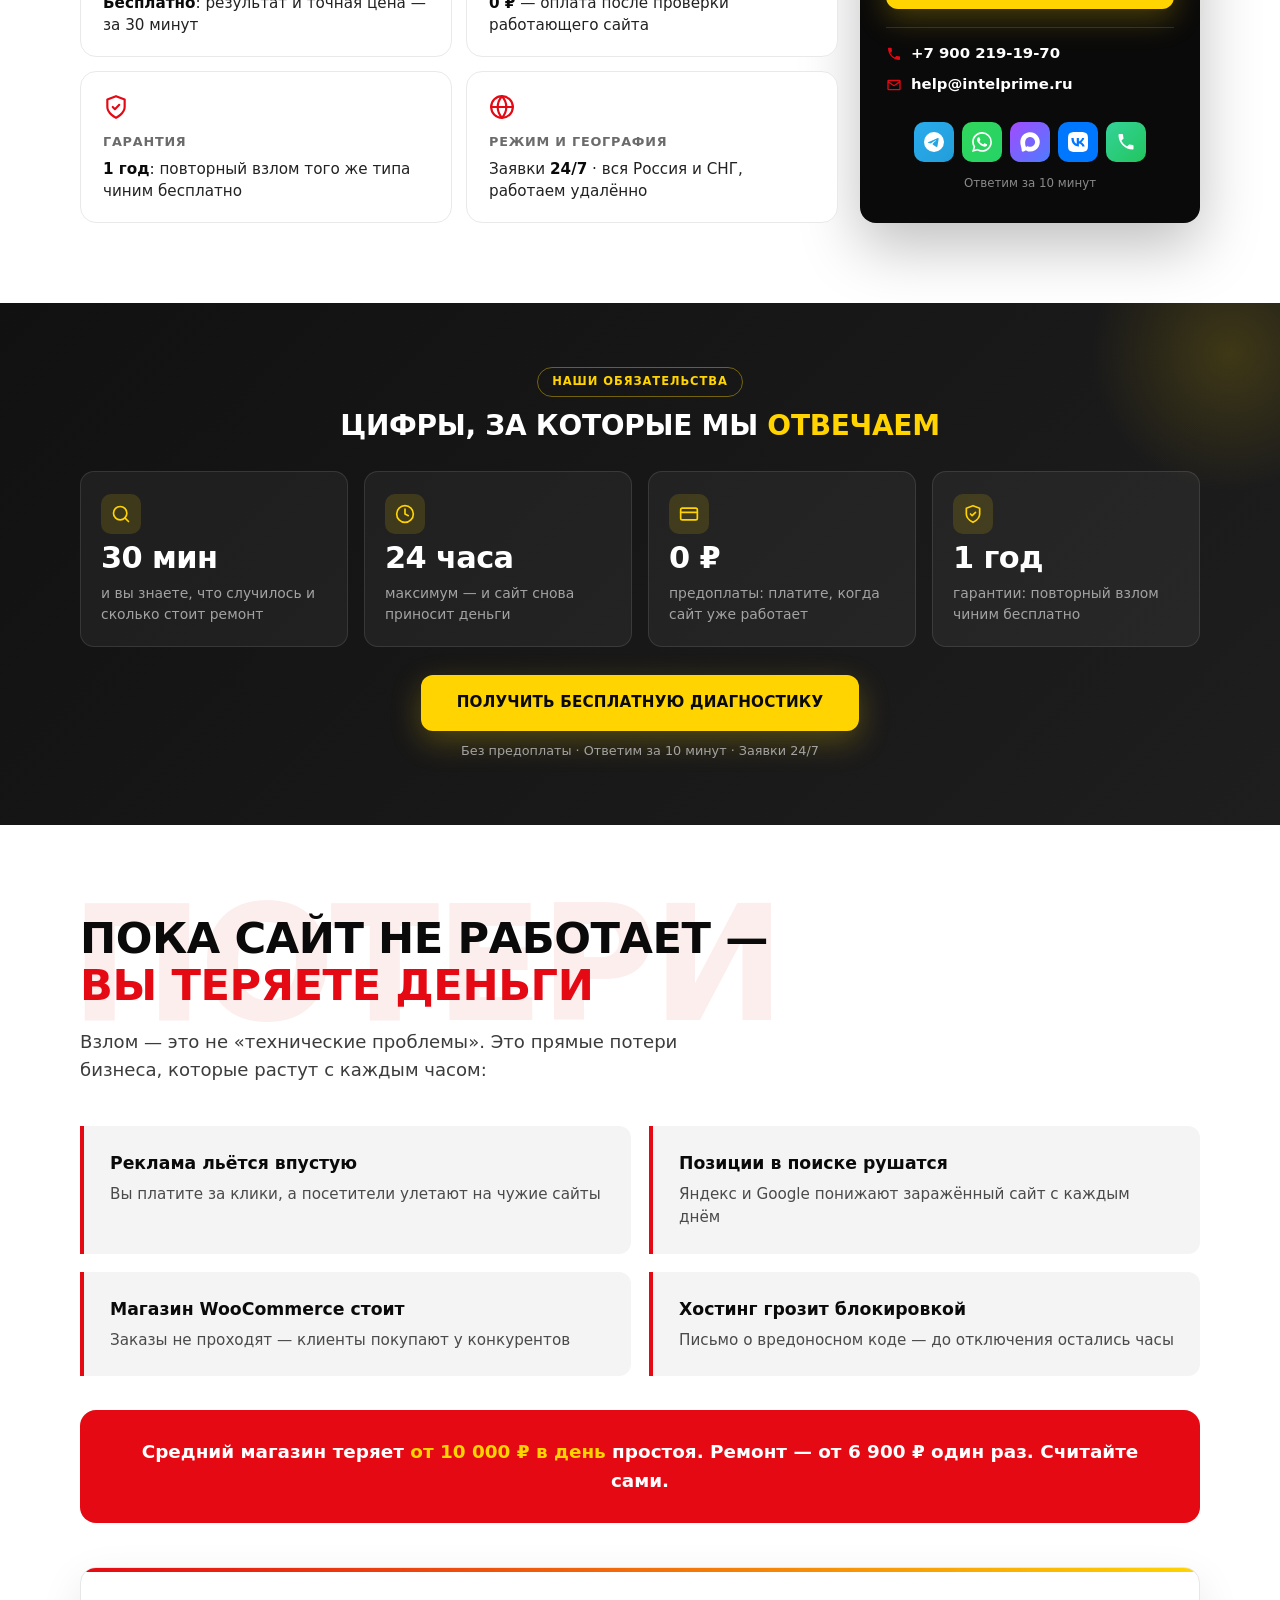
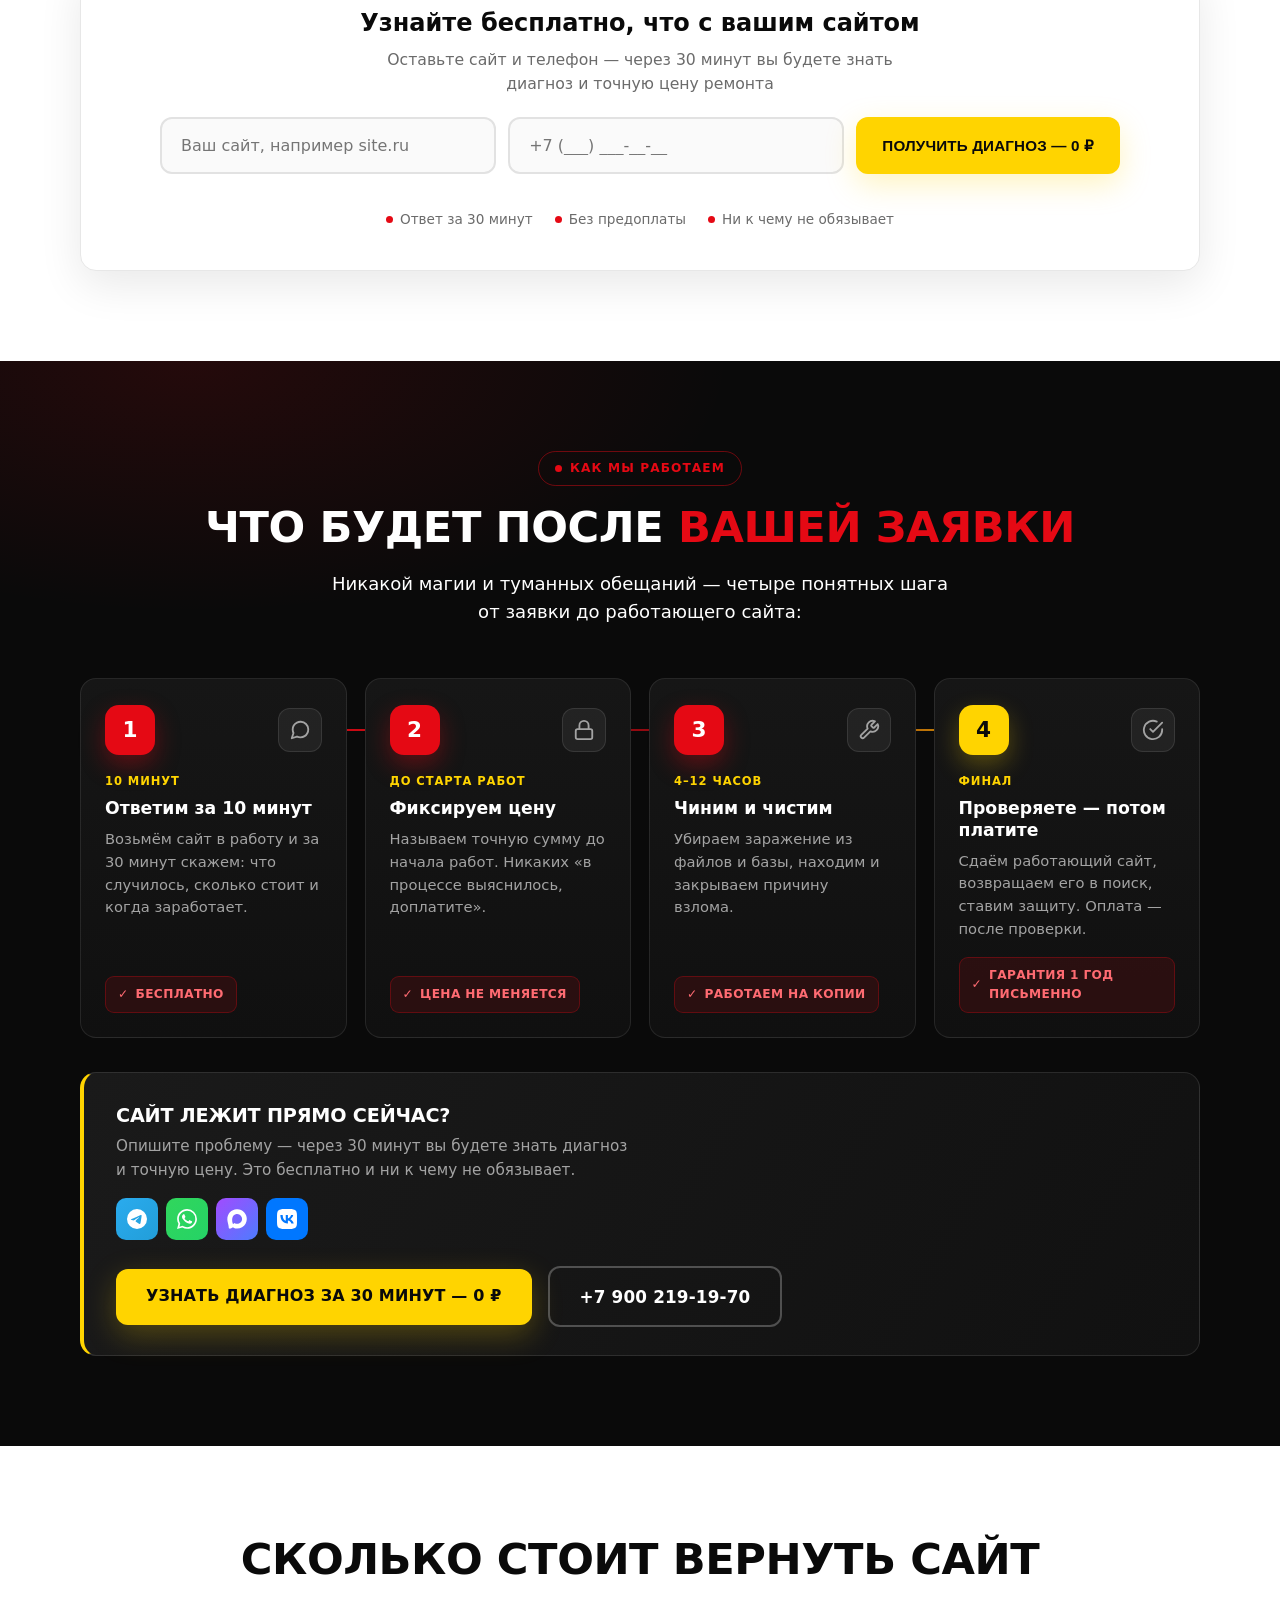
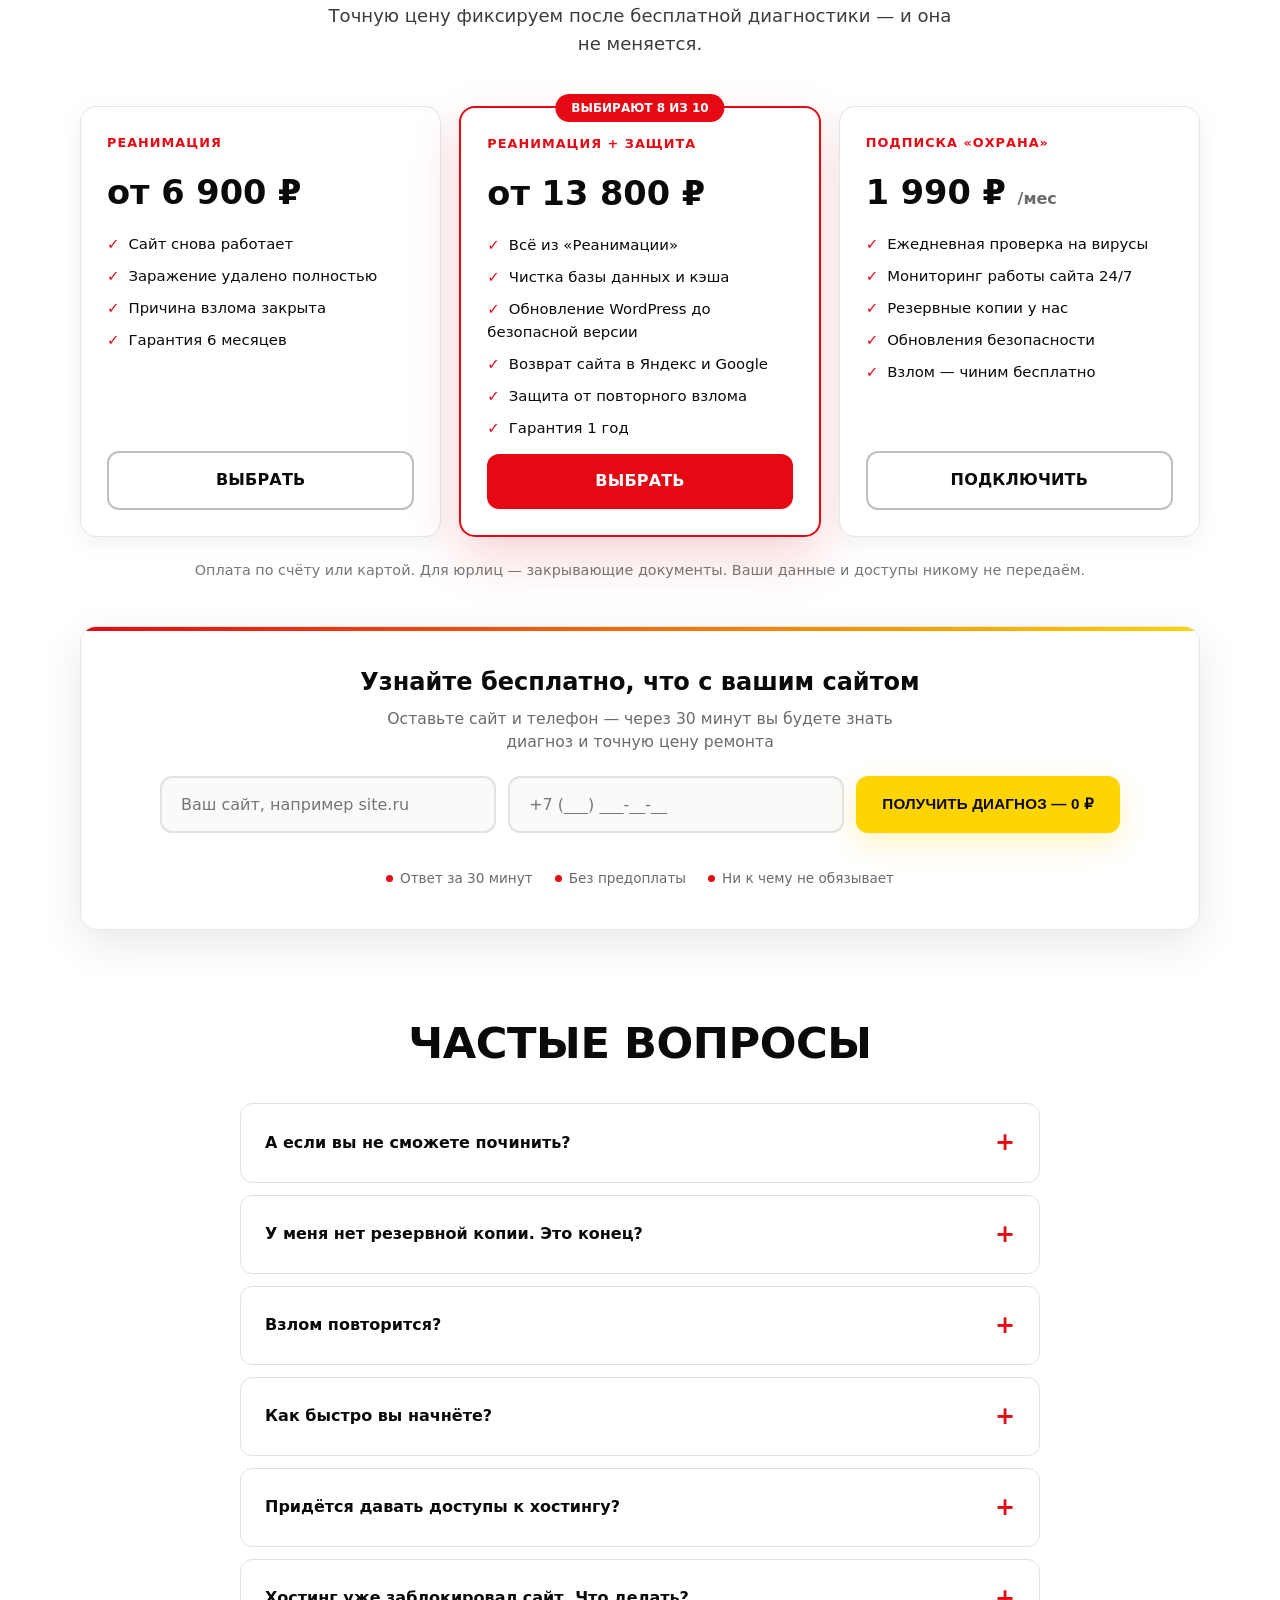
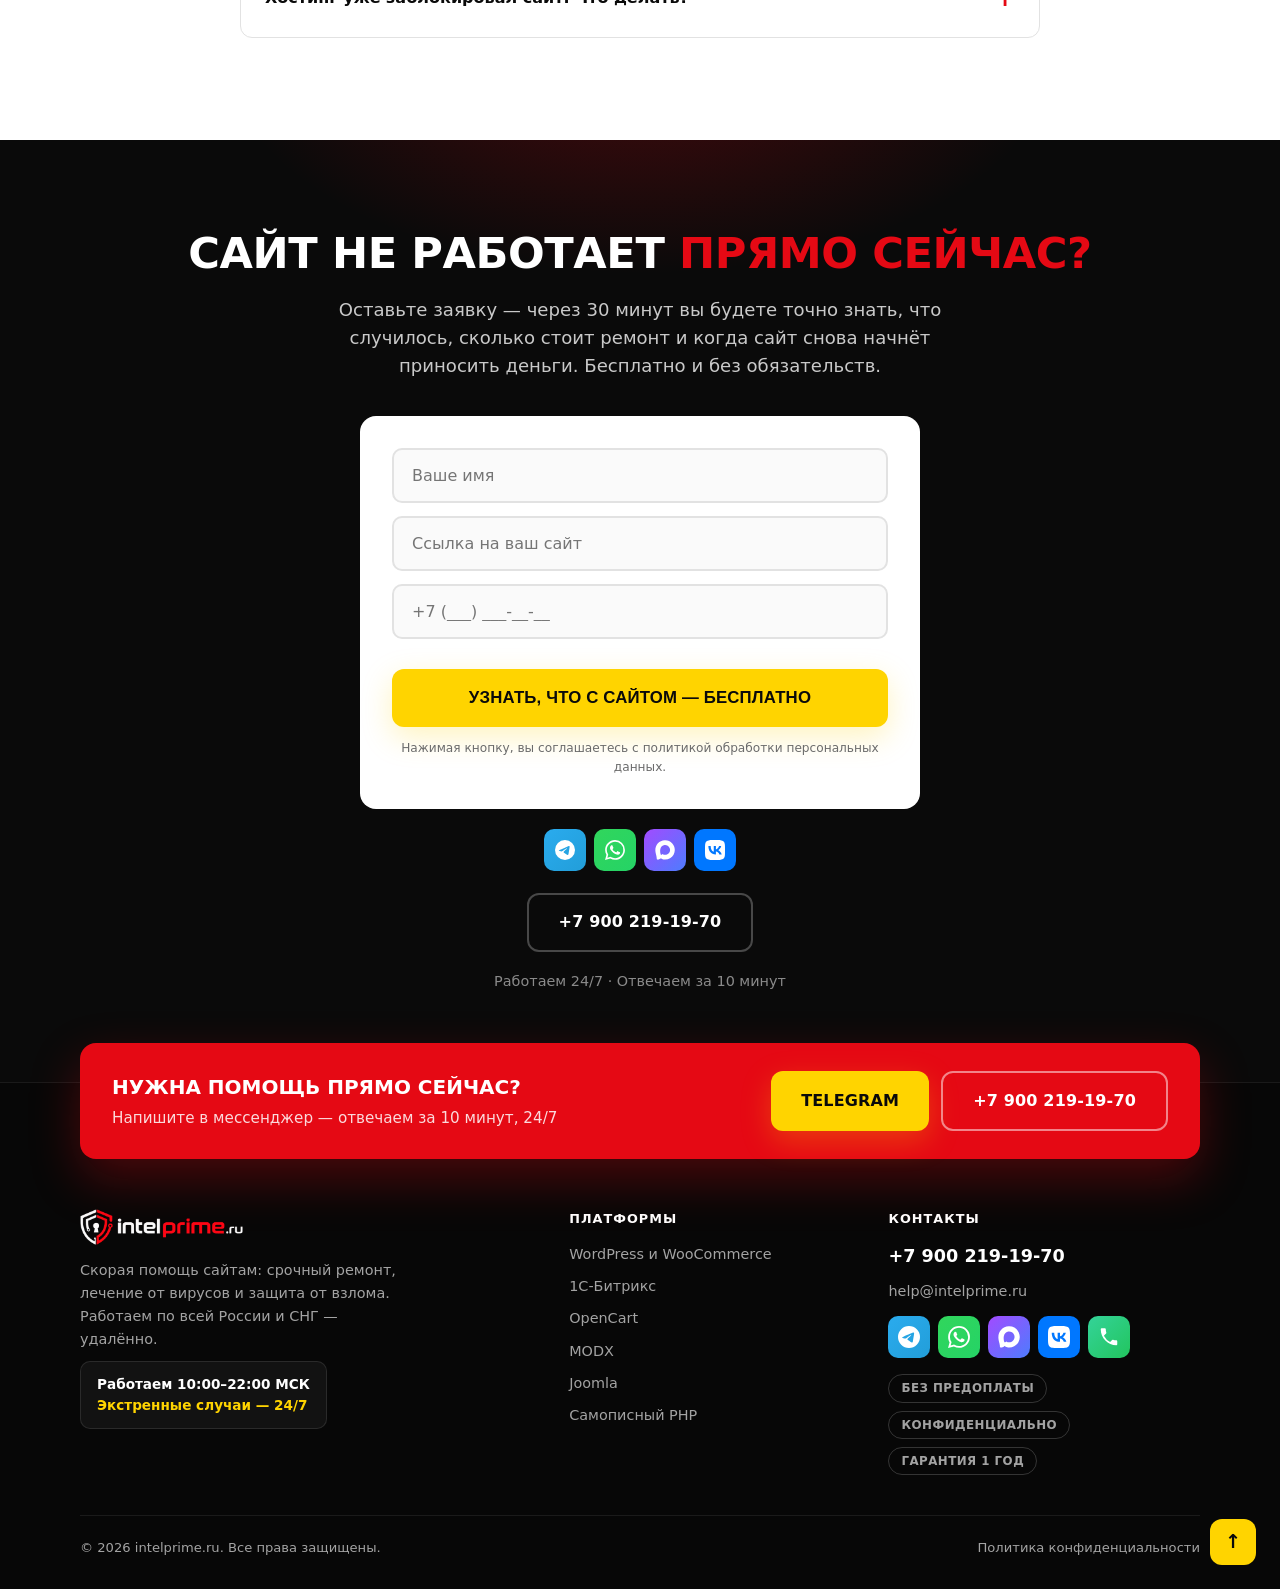
<file: wordpress.html>
<!DOCTYPE html>
<html lang="ru">
<head>
<meta charset="utf-8">
<meta name="viewport" content="width=device-width, initial-scale=1">
<meta http-equiv="Content-Security-Policy" content="default-src 'self'; script-src 'self' https://mc.yandex.ru https://mc.yandex.com; style-src 'self' 'unsafe-inline' https://fonts.googleapis.com; img-src 'self' data: https://mc.yandex.ru https://mc.yandex.com; font-src 'self' https://fonts.gstatic.com; connect-src 'self' https://mc.yandex.ru https://mc.yandex.com https://mc.webvisor.org https://mc.webvisor.com wss://mc.yandex.ru wss://mc.yandex.com; frame-src https://mc.yandex.ru https://mc.yandex.com; object-src 'none'; base-uri 'self'; form-action 'self'">
<meta name="referrer" content="strict-origin-when-cross-origin">
<title>Срочный ремонт и лечение сайта на WordPress и WooCommerce за 24 часа — без предоплаты | intelprime.ru</title>
<meta name="description" content="Сайт на WordPress и WooCommerce взломан или не работает? Удалим вирусы и вернём сайт за 24 часа. Цена от 6 900 ₽, без предоплаты, гарантия 1 год. Бесплатная диагностика за 30 минут, работаем 24/7 по всей России.">
<meta name="keywords" content="лечение сайта wordpress от вирусов, взломали сайт wordpress, редирект на чужой сайт wordpress, восстановление woocommerce">
<meta name="robots" content="index, follow">
<link rel="canonical" href="https://intel-prime.ru/wordpress.html">
<link rel="icon" type="image/png" href="assets/favicon.png">
<link rel="apple-touch-icon" href="assets/favicon.png">
<meta property="og:type" content="website">
<meta property="og:site_name" content="intelprime.ru">
<meta property="og:locale" content="ru_RU">
<meta property="og:title" content="Срочный ремонт и лечение сайта на WordPress и WooCommerce за 24 часа — без предоплаты | intelprime.ru">
<meta property="og:description" content="Сайт на WordPress и WooCommerce взломан или не работает? Удалим вирусы и вернём сайт за 24 часа. Цена от 6 900 ₽, без предоплаты, гарантия 1 год. Бесплатная диагностика за 30 минут, работаем 24/7 по всей России.">
<meta property="og:url" content="https://intel-prime.ru/wordpress.html">
<meta property="og:image" content="https://intel-prime.ru/assets/logo.png">
<meta name="twitter:card" content="summary">
<meta name="twitter:image" content="https://intel-prime.ru/assets/logo.png">
<meta name="twitter:title" content="Срочный ремонт и лечение сайта на WordPress и WooCommerce за 24 часа — без предоплаты | intelprime.ru">
<meta name="twitter:description" content="Сайт на WordPress и WooCommerce взломан или не работает? Удалим вирусы и вернём сайт за 24 часа. Цена от 6 900 ₽, без предоплаты, гарантия 1 год. Бесплатная диагностика за 30 минут, работаем 24/7 по всей России.">
<link rel="preconnect" href="https://fonts.googleapis.com">
<link href="https://fonts.googleapis.com/css2?family=Inter:wght@400;600;700;800;900&display=swap" rel="stylesheet">
<link rel="stylesheet" href="assets/style.css">
<script type="application/ld+json">{"@context": "https://schema.org", "@graph": [{"@type": "ProfessionalService", "@id": "https://intel-prime.ru/#org", "name": "intelprime.ru", "alternateName": "Скорая помощь сайтам intelprime.ru", "url": "https://intel-prime.ru/", "logo": "https://intel-prime.ru/assets/logo.png", "image": "https://intel-prime.ru/assets/logo.png", "telephone": "+79002191970", "email": "help@intelprime.ru", "description": "Срочное лечение сайтов от вирусов и восстановление после взлома за 24 часа. Без предоплаты, гарантия 1 год.", "areaServed": {"@type": "Country", "name": "Россия"}, "availableLanguage": ["ru"], "priceRange": "6900-30000 RUB", "currenciesAccepted": "RUB", "openingHours": "Mo-Su 00:00-24:00", "sameAs": ["https://t.me/intel_prime", "https://wa.me/79082857007", "https://max.ru/u/f9LHodD0cOK1e9zbvqqBwfyp-v51tQbrtZB05QeizJUBPKNbS9ZXcv-oo0c", "https://vk.com/intel_prime"], "knowsAbout": ["лечение сайта от вирусов", "восстановление сайта после взлома", "WordPress", "WooCommerce", "1С-Битрикс", "OpenCart", "MODX", "Joomla", "аудит безопасности PHP-сайтов"], "contactPoint": [{"@type": "ContactPoint", "telephone": "+79002191970", "email": "help@intelprime.ru", "contactType": "customer support", "availableLanguage": ["ru"], "hoursAvailable": {"@type": "OpeningHoursSpecification", "dayOfWeek": ["Monday", "Tuesday", "Wednesday", "Thursday", "Friday", "Saturday", "Sunday"], "opens": "00:00", "closes": "23:59"}}], "hasOfferCatalog": {"@type": "OfferCatalog", "name": "Ремонт и защита сайтов", "itemListElement": [{"@type": "Offer", "itemOffered": {"@type": "Service", "name": "Лечение и восстановление сайта на WordPress и WooCommerce"}, "price": "6900", "priceCurrency": "RUB", "url": "https://intel-prime.ru/wordpress.html"}, {"@type": "Offer", "itemOffered": {"@type": "Service", "name": "Лечение и восстановление сайта на 1С-Битрикс"}, "price": "14900", "priceCurrency": "RUB", "url": "https://intel-prime.ru/bitrix.html"}, {"@type": "Offer", "itemOffered": {"@type": "Service", "name": "Лечение и восстановление сайта на OpenCart"}, "price": "9900", "priceCurrency": "RUB", "url": "https://intel-prime.ru/opencart.html"}, {"@type": "Offer", "itemOffered": {"@type": "Service", "name": "Лечение и восстановление сайта на MODX"}, "price": "9900", "priceCurrency": "RUB", "url": "https://intel-prime.ru/modx.html"}, {"@type": "Offer", "itemOffered": {"@type": "Service", "name": "Лечение и восстановление сайта на Joomla"}, "price": "7900", "priceCurrency": "RUB", "url": "https://intel-prime.ru/joomla.html"}, {"@type": "Offer", "itemOffered": {"@type": "Service", "name": "Лечение и восстановление сайта на Самописные PHP-проекты"}, "price": "12900", "priceCurrency": "RUB", "url": "https://intel-prime.ru/php.html"}]}}, {"@type": "WebSite", "@id": "https://intel-prime.ru/#website", "url": "https://intel-prime.ru/", "name": "intelprime.ru", "inLanguage": "ru-RU", "publisher": {"@id": "https://intel-prime.ru/#org"}}, {"@type": "WebPage", "@id": "https://intel-prime.ru/wordpress.html#webpage", "url": "https://intel-prime.ru/wordpress.html", "name": "Срочный ремонт и лечение сайта на WordPress и WooCommerce за 24 часа — без предоплаты | intelprime.ru", "description": "Сайт на WordPress и WooCommerce взломан или не работает? Удалим вирусы и вернём сайт за 24 часа. Цена от 6 900 ₽, без предоплаты, гарантия 1 год. Бесплатная диагностика за 30 минут, работаем 24/7 по всей России.", "inLanguage": "ru-RU", "isPartOf": {"@id": "https://intel-prime.ru/#website"}, "about": {"@id": "https://intel-prime.ru/#org"}, "dateModified": "2026-09-01", "speakable": {"@type": "SpeakableSpecification", "cssSelector": ["h1", ".facts"]}}, {"@type": "Service", "name": "Лечение и восстановление сайта на WordPress и WooCommerce", "provider": {"@type": "ProfessionalService", "name": "intelprime.ru", "url": "https://intel-prime.ru/"}, "areaServed": "RU", "offers": {"@type": "Offer", "price": "6900", "priceCurrency": "RUB"}}, {"@type": "BreadcrumbList", "itemListElement": [{"@type": "ListItem", "position": 1, "name": "Главная", "item": "https://intel-prime.ru/"}, {"@type": "ListItem", "position": 2, "name": "WordPress и WooCommerce", "item": "https://intel-prime.ru/wordpress.html"}]}, {"@type": "FAQPage", "mainEntity": [{"@type": "Question", "name": "А если вы не сможете починить?", "acceptedAnswer": {"@type": "Answer", "text": "Тогда вы не платите ничего. Предоплаты нет: сначала бесплатная диагностика и точная цена, оплата — после того, как вы проверили работающий сайт."}}, {"@type": "Question", "name": "У меня нет резервной копии. Это конец?", "acceptedAnswer": {"@type": "Answer", "text": "Нет. Восстанавливаем и без бэкапа: пересобираем сайт из чистых дистрибутивов и переносим ваш контент и базу."}}, {"@type": "Question", "name": "Взлом повторится?", "acceptedAnswer": {"@type": "Answer", "text": "Мы закрываем причину взлома, а не только следы. Если в течение года сайт взломают тем же способом — чиним бесплатно."}}, {"@type": "Question", "name": "Как быстро вы начнёте?", "acceptedAnswer": {"@type": "Answer", "text": "Отвечаем в течение 10 минут, работаем 24/7. Большинство сайтов возвращаем к жизни за 4–12 часов, максимум — сутки."}}]}]}</script>
</head>
<body>
<header>
  <div class="container nav">
    <a class="logo" href="index.html"><img src="assets/logo.png" alt="IntelPrime — защита от взлома сайтов"></a>
    <nav class="nav-links">
      <a href="index.html#cms">Платформы</a>
      <a href="wordpress.html#process">Как работаем</a>
      <a class="nav-hot" href="wordpress.html#pricing">Цены — от 6 900 ₽</a>
      <a href="wordpress.html#faq">Вопросы</a>
    </nav>
    <div class="socials nav-socials">
      <a class="soc-tg" href="https://t.me/intel_prime" target="_blank" rel="noopener" aria-label="Telegram" title="Telegram"><svg class="icn" aria-hidden="true" role="img" viewBox="0 0 24 24" xmlns="http://www.w3.org/2000/svg"><title>Telegram</title><path d="M11.944 0A12 12 0 0 0 0 12a12 12 0 0 0 12 12 12 12 0 0 0 12-12A12 12 0 0 0 12 0a12 12 0 0 0-.056 0zm4.962 7.224c.1-.002.321.023.465.14a.506.506 0 0 1 .171.325c.016.093.036.306.02.472-.18 1.898-.962 6.502-1.36 8.627-.168.9-.499 1.201-.82 1.23-.696.065-1.225-.46-1.9-.902-1.056-.693-1.653-1.124-2.678-1.8-1.185-.78-.417-1.21.258-1.91.177-.184 3.247-2.977 3.307-3.23.007-.032.014-.15-.056-.212s-.174-.041-.249-.024c-.106.024-1.793 1.14-5.061 3.345-.48.33-.913.49-1.302.48-.428-.008-1.252-.241-1.865-.44-.752-.245-1.349-.374-1.297-.789.027-.216.325-.437.893-.663 3.498-1.524 5.83-2.529 6.998-3.014 3.332-1.386 4.025-1.627 4.476-1.635z"/></svg></a>
      <a class="soc-wa" href="https://wa.me/79082857007" target="_blank" rel="noopener" aria-label="WhatsApp" title="WhatsApp"><svg class="icn" aria-hidden="true" role="img" viewBox="0 0 24 24" xmlns="http://www.w3.org/2000/svg"><title>WhatsApp</title><path d="M17.472 14.382c-.297-.149-1.758-.867-2.03-.967-.273-.099-.471-.148-.67.15-.197.297-.767.966-.94 1.164-.173.199-.347.223-.644.075-.297-.15-1.255-.463-2.39-1.475-.883-.788-1.48-1.761-1.653-2.059-.173-.297-.018-.458.13-.606.134-.133.298-.347.446-.52.149-.174.198-.298.298-.497.099-.198.05-.371-.025-.52-.075-.149-.669-1.612-.916-2.207-.242-.579-.487-.5-.669-.51-.173-.008-.371-.01-.57-.01-.198 0-.52.074-.792.372-.272.297-1.04 1.016-1.04 2.479 0 1.462 1.065 2.875 1.213 3.074.149.198 2.096 3.2 5.077 4.487.709.306 1.262.489 1.694.625.712.227 1.36.195 1.871.118.571-.085 1.758-.719 2.006-1.413.248-.694.248-1.289.173-1.413-.074-.124-.272-.198-.57-.347m-5.421 7.403h-.004a9.87 9.87 0 01-5.031-1.378l-.361-.214-3.741.982.998-3.648-.235-.374a9.86 9.86 0 01-1.51-5.26c.001-5.45 4.436-9.884 9.888-9.884 2.64 0 5.122 1.03 6.988 2.898a9.825 9.825 0 012.893 6.994c-.003 5.45-4.437 9.884-9.885 9.884m8.413-18.297A11.815 11.815 0 0012.05 0C5.495 0 .16 5.335.157 11.892c0 2.096.547 4.142 1.588 5.945L.057 24l6.305-1.654a11.882 11.882 0 005.683 1.448h.005c6.554 0 11.89-5.335 11.893-11.893a11.821 11.821 0 00-3.48-8.413Z"/></svg></a>
      <a class="soc-max" href="https://max.ru/u/f9LHodD0cOK1e9zbvqqBwfyp-v51tQbrtZB05QeizJUBPKNbS9ZXcv-oo0c" target="_blank" rel="noopener" aria-label="MAX" title="MAX"><svg class="icn" aria-hidden="true" role="img" viewBox="0 0 720 720" xmlns="http://www.w3.org/2000/svg"><title>MAX</title><path d="M350.4,9.6C141.8,20.5,4.1,184.1,12.8,390.4c3.8,90.3,40.1,168,48.7,253.7,2.2,22.2-4.2,49.6,21.4,59.3,31.5,11.9,79.8-8.1,106.2-26.4,9-6.1,17.6-13.2,24.2-22,27.3,18.1,53.2,35.6,85.7,43.4,143.1,34.3,299.9-44.2,369.6-170.3C799.6,291.2,622.5-4.6,350.4,9.6h0ZM269.4,504c-11.3,8.8-22.2,20.8-34.7,27.7-18.1,9.7-23.7-.4-30.5-16.4-21.4-50.9-24-137.6-11.5-190.9,16.8-72.5,72.9-136.3,150-143.1,78-6.9,150.4,32.7,183.1,104.2,72.4,159.1-112.9,316.2-256.4,218.6h0Z"/></svg></a>
      <a class="soc-vk" href="https://vk.com/intel_prime" target="_blank" rel="noopener" aria-label="ВКонтакте" title="ВКонтакте"><svg class="icn" aria-hidden="true" role="img" viewBox="0 0 24 24" xmlns="http://www.w3.org/2000/svg"><title>VK</title><path d="m9.489.004.729-.003h3.564l.73.003.914.01.433.007.418.011.403.014.388.016.374.021.36.025.345.03.333.033c1.74.196 2.933.616 3.833 1.516.9.9 1.32 2.092 1.516 3.833l.034.333.029.346.025.36.02.373.025.588.012.41.013.644.009.915.004.98-.001 3.313-.003.73-.01.914-.007.433-.011.418-.014.403-.016.388-.021.374-.025.36-.03.345-.033.333c-.196 1.74-.616 2.933-1.516 3.833-.9.9-2.092 1.32-3.833 1.516l-.333.034-.346.029-.36.025-.373.02-.588.025-.41.012-.644.013-.915.009-.98.004-3.313-.001-.73-.003-.914-.01-.433-.007-.418-.011-.403-.014-.388-.016-.374-.021-.36-.025-.345-.03-.333-.033c-1.74-.196-2.933-.616-3.833-1.516-.9-.9-1.32-2.092-1.516-3.833l-.034-.333-.029-.346-.025-.36-.02-.373-.025-.588-.012-.41-.013-.644-.009-.915-.004-.98.001-3.313.003-.73.01-.914.007-.433.011-.418.014-.403.016-.388.021-.374.025-.36.03-.345.033-.333c.196-1.74.616-2.933 1.516-3.833.9-.9 2.092-1.32 3.833-1.516l.333-.034.346-.029.36-.025.373-.02.588-.025.41-.012.644-.013.915-.009ZM6.79 7.3H4.05c.13 6.24 3.25 9.99 8.72 9.99h.31v-3.57c2.01.2 3.53 1.67 4.14 3.57h2.84c-.78-2.84-2.83-4.41-4.11-5.01 1.28-.74 3.08-2.54 3.51-4.98h-2.58c-.56 1.98-2.22 3.78-3.8 3.95V7.3H10.5v6.92c-1.6-.4-3.62-2.34-3.71-6.92Z"/></svg></a>
    </div>
    <a class="nav-phone" href="tel:+79002191970">+7 900 219-19-70</a>
    <a class="nav-phone-icon soc-ph" href="tel:+79002191970" aria-label="Позвонить"><svg class="icn" aria-hidden="true" role="img" viewBox="0 0 24 24" xmlns="http://www.w3.org/2000/svg"><title>Телефон</title><path d="M6.62 10.79a15.05 15.05 0 0 0 6.59 6.59l2.2-2.2a1 1 0 0 1 1.02-.24c1.12.37 2.33.57 3.57.57a1 1 0 0 1 1 1V20a1 1 0 0 1-1 1C10.85 21 3 13.15 3 3.5a1 1 0 0 1 1-1H7.5a1 1 0 0 1 1 1c0 1.24.2 2.45.57 3.57a1 1 0 0 1-.25 1.02l-2.2 2.2z"/></svg></a>
    <a class="btn btn-cta nav-cta" href="wordpress.html#contact">Спасти сайт</a>
    <button class="burger" id="burger" aria-label="Открыть меню" aria-expanded="false"><span></span><span></span><span></span></button>
  </div>
</header>
<div class="mm-overlay" id="mm-overlay"></div>
<div class="mobile-menu" id="mobile-menu" aria-hidden="true" inert>
    <div class="mm-head">
      <a class="logo" href="index.html"><img src="assets/logo.png" alt="IntelPrime — защита от взлома сайтов"></a>
      <button class="mm-close" id="mm-close" aria-label="Закрыть меню">✕</button>
    </div>
    <nav>
      <a href="index.html#cms">Платформы</a>
      <a href="wordpress.html#process">Как работаем</a>
      <a href="wordpress.html#pricing">Цены</a>
      <a href="wordpress.html#faq">Вопросы</a>
      <a href="wordpress.html#contact" class="mm-cta">Спасти сайт — 0 ₽</a>
    </nav>
    <a class="mm-phone" href="tel:+79002191970"><svg class="icn" aria-hidden="true" role="img" viewBox="0 0 24 24" xmlns="http://www.w3.org/2000/svg"><title>Телефон</title><path d="M6.62 10.79a15.05 15.05 0 0 0 6.59 6.59l2.2-2.2a1 1 0 0 1 1.02-.24c1.12.37 2.33.57 3.57.57a1 1 0 0 1 1 1V20a1 1 0 0 1-1 1C10.85 21 3 13.15 3 3.5a1 1 0 0 1 1-1H7.5a1 1 0 0 1 1 1c0 1.24.2 2.45.57 3.57a1 1 0 0 1-.25 1.02l-2.2 2.2z"/></svg>+7 900 219-19-70</a>
    <div class="socials mm-socials">
      <a class="soc-tg" href="https://t.me/intel_prime" target="_blank" rel="noopener" aria-label="Telegram" title="Telegram"><svg class="icn" aria-hidden="true" role="img" viewBox="0 0 24 24" xmlns="http://www.w3.org/2000/svg"><title>Telegram</title><path d="M11.944 0A12 12 0 0 0 0 12a12 12 0 0 0 12 12 12 12 0 0 0 12-12A12 12 0 0 0 12 0a12 12 0 0 0-.056 0zm4.962 7.224c.1-.002.321.023.465.14a.506.506 0 0 1 .171.325c.016.093.036.306.02.472-.18 1.898-.962 6.502-1.36 8.627-.168.9-.499 1.201-.82 1.23-.696.065-1.225-.46-1.9-.902-1.056-.693-1.653-1.124-2.678-1.8-1.185-.78-.417-1.21.258-1.91.177-.184 3.247-2.977 3.307-3.23.007-.032.014-.15-.056-.212s-.174-.041-.249-.024c-.106.024-1.793 1.14-5.061 3.345-.48.33-.913.49-1.302.48-.428-.008-1.252-.241-1.865-.44-.752-.245-1.349-.374-1.297-.789.027-.216.325-.437.893-.663 3.498-1.524 5.83-2.529 6.998-3.014 3.332-1.386 4.025-1.627 4.476-1.635z"/></svg></a>
      <a class="soc-wa" href="https://wa.me/79082857007" target="_blank" rel="noopener" aria-label="WhatsApp" title="WhatsApp"><svg class="icn" aria-hidden="true" role="img" viewBox="0 0 24 24" xmlns="http://www.w3.org/2000/svg"><title>WhatsApp</title><path d="M17.472 14.382c-.297-.149-1.758-.867-2.03-.967-.273-.099-.471-.148-.67.15-.197.297-.767.966-.94 1.164-.173.199-.347.223-.644.075-.297-.15-1.255-.463-2.39-1.475-.883-.788-1.48-1.761-1.653-2.059-.173-.297-.018-.458.13-.606.134-.133.298-.347.446-.52.149-.174.198-.298.298-.497.099-.198.05-.371-.025-.52-.075-.149-.669-1.612-.916-2.207-.242-.579-.487-.5-.669-.51-.173-.008-.371-.01-.57-.01-.198 0-.52.074-.792.372-.272.297-1.04 1.016-1.04 2.479 0 1.462 1.065 2.875 1.213 3.074.149.198 2.096 3.2 5.077 4.487.709.306 1.262.489 1.694.625.712.227 1.36.195 1.871.118.571-.085 1.758-.719 2.006-1.413.248-.694.248-1.289.173-1.413-.074-.124-.272-.198-.57-.347m-5.421 7.403h-.004a9.87 9.87 0 01-5.031-1.378l-.361-.214-3.741.982.998-3.648-.235-.374a9.86 9.86 0 01-1.51-5.26c.001-5.45 4.436-9.884 9.888-9.884 2.64 0 5.122 1.03 6.988 2.898a9.825 9.825 0 012.893 6.994c-.003 5.45-4.437 9.884-9.885 9.884m8.413-18.297A11.815 11.815 0 0012.05 0C5.495 0 .16 5.335.157 11.892c0 2.096.547 4.142 1.588 5.945L.057 24l6.305-1.654a11.882 11.882 0 005.683 1.448h.005c6.554 0 11.89-5.335 11.893-11.893a11.821 11.821 0 00-3.48-8.413Z"/></svg></a>
      <a class="soc-max" href="https://max.ru/u/f9LHodD0cOK1e9zbvqqBwfyp-v51tQbrtZB05QeizJUBPKNbS9ZXcv-oo0c" target="_blank" rel="noopener" aria-label="MAX" title="MAX"><svg class="icn" aria-hidden="true" role="img" viewBox="0 0 720 720" xmlns="http://www.w3.org/2000/svg"><title>MAX</title><path d="M350.4,9.6C141.8,20.5,4.1,184.1,12.8,390.4c3.8,90.3,40.1,168,48.7,253.7,2.2,22.2-4.2,49.6,21.4,59.3,31.5,11.9,79.8-8.1,106.2-26.4,9-6.1,17.6-13.2,24.2-22,27.3,18.1,53.2,35.6,85.7,43.4,143.1,34.3,299.9-44.2,369.6-170.3C799.6,291.2,622.5-4.6,350.4,9.6h0ZM269.4,504c-11.3,8.8-22.2,20.8-34.7,27.7-18.1,9.7-23.7-.4-30.5-16.4-21.4-50.9-24-137.6-11.5-190.9,16.8-72.5,72.9-136.3,150-143.1,78-6.9,150.4,32.7,183.1,104.2,72.4,159.1-112.9,316.2-256.4,218.6h0Z"/></svg></a>
      <a class="soc-vk" href="https://vk.com/intel_prime" target="_blank" rel="noopener" aria-label="ВКонтакте" title="ВКонтакте"><svg class="icn" aria-hidden="true" role="img" viewBox="0 0 24 24" xmlns="http://www.w3.org/2000/svg"><title>VK</title><path d="m9.489.004.729-.003h3.564l.73.003.914.01.433.007.418.011.403.014.388.016.374.021.36.025.345.03.333.033c1.74.196 2.933.616 3.833 1.516.9.9 1.32 2.092 1.516 3.833l.034.333.029.346.025.36.02.373.025.588.012.41.013.644.009.915.004.98-.001 3.313-.003.73-.01.914-.007.433-.011.418-.014.403-.016.388-.021.374-.025.36-.03.345-.033.333c-.196 1.74-.616 2.933-1.516 3.833-.9.9-2.092 1.32-3.833 1.516l-.333.034-.346.029-.36.025-.373.02-.588.025-.41.012-.644.013-.915.009-.98.004-3.313-.001-.73-.003-.914-.01-.433-.007-.418-.011-.403-.014-.388-.016-.374-.021-.36-.025-.345-.03-.333-.033c-1.74-.196-2.933-.616-3.833-1.516-.9-.9-1.32-2.092-1.516-3.833l-.034-.333-.029-.346-.025-.36-.02-.373-.025-.588-.012-.41-.013-.644-.009-.915-.004-.98.001-3.313.003-.73.01-.914.007-.433.011-.418.014-.403.016-.388.021-.374.025-.36.03-.345.033-.333c.196-1.74.616-2.933 1.516-3.833.9-.9 2.092-1.32 3.833-1.516l.333-.034.346-.029.36-.025.373-.02.588-.025.41-.012.644-.013.915-.009ZM6.79 7.3H4.05c.13 6.24 3.25 9.99 8.72 9.99h.31v-3.57c2.01.2 3.53 1.67 4.14 3.57h2.84c-.78-2.84-2.83-4.41-4.11-5.01 1.28-.74 3.08-2.54 3.51-4.98h-2.58c-.56 1.98-2.22 3.78-3.8 3.95V7.3H10.5v6.92c-1.6-.4-3.62-2.34-3.71-6.92Z"/></svg></a>
      <a class="soc-ph" href="tel:+79002191970" aria-label="Позвонить" title="Позвонить"><svg class="icn" aria-hidden="true" role="img" viewBox="0 0 24 24" xmlns="http://www.w3.org/2000/svg"><title>Телефон</title><path d="M6.62 10.79a15.05 15.05 0 0 0 6.59 6.59l2.2-2.2a1 1 0 0 1 1.02-.24c1.12.37 2.33.57 3.57.57a1 1 0 0 1 1 1V20a1 1 0 0 1-1 1C10.85 21 3 13.15 3 3.5a1 1 0 0 1 1-1H7.5a1 1 0 0 1 1 1c0 1.24.2 2.45.57 3.57a1 1 0 0 1-.25 1.02l-2.2 2.2z"/></svg></a>
    </div>
</div>

<section class="hero">
  <div class="container">
    <div class="crumbs"><a href="index.html">Все платформы</a> → WordPress и WooCommerce</div>
    <div class="hero-grid">
      <div>
        <div class="badge"><span class="pulse"></span>Принимаем заявки 24/7</div>
        <h1>Сайт на WordPress не работает?<br><em>Вернём его за 24 часа</em></h1>
        <p class="lead">Редиректы на чужие сайты, спам в поиске, белый экран, блокировка хостинга — каждый час это минус заявки и минус деньги. Найдём причину, вычистим заражение и защитим, чтобы не повторилось.</p>
        <div class="hero-ctas">
          <a class="btn btn-cta btn-lg" href="#contact">Узнать, что с сайтом — 0 ₽</a>
          <a class="btn btn-outline btn-lg" href="#pricing">Цены — от 6 900 ₽</a>
        </div>
        <div class="hero-points">
          <span><b>—</b> Без предоплаты</span>
          <span><b>—</b> Гарантия 1 год</span>
          <span><b>—</b> Отвечаем за 10 минут</span>
        </div>
      </div>
      <div class="promise reveal visible">
        <h3>Что мы сделаем с вашим WordPress</h3>
        <ul><li><span class="ic">✓</span>Чистка файлов, базы данных и всех плагинов</li><li><span class="ic">✓</span>Восстановление каталога и заказов WooCommerce</li><li><span class="ic">✓</span>Поиск причины взлома по логам — а не «просто почистили»</li><li><span class="ic">✓</span>Защита: файрвол, двойная авторизация, лимит попыток входа</li></ul>
        <p class="fine">Не починим — не платите. Никаких рисков с вашей стороны.</p>
      </div>
    </div>
  </div>
</section>

<section class="light facts-sec" id="short">
  <div class="container">
    <div class="wm" data-wm="Факты"><h2>Сайт снова работает через 4–12 часов —<br><span class="red">платите только за результат</span></h2>
    <p class="lead">Сроки, цена и гарантии — на одном экране, без мелкого шрифта и звёздочек.</p></div>
    <div class="facts-wrap">
      <dl class="facts"><div class="fact reveal"><svg class="fact-ic" aria-hidden="true" viewBox="0 0 24 24" fill="none" stroke="currentColor" stroke-width="2" stroke-linecap="round" stroke-linejoin="round"><polygon points="13 2 3 14 12 14 11 22 21 10 12 10 13 2"/></svg><dt>Услуга</dt><dd>Срочное лечение от вирусов и восстановление после взлома для WordPress и WooCommerce</dd></div><div class="fact reveal"><svg class="fact-ic" aria-hidden="true" viewBox="0 0 24 24" fill="none" stroke="currentColor" stroke-width="2" stroke-linecap="round" stroke-linejoin="round"><circle cx="12" cy="12" r="10"/><polyline points="12 6 12 12 16 14"/></svg><dt>Срок</dt><dd><b>4–12 часов</b> в большинстве случаев, максимум 24 часа</dd></div><div class="fact reveal"><svg class="fact-ic" aria-hidden="true" viewBox="0 0 24 24" fill="none" stroke="currentColor" stroke-width="2" stroke-linecap="round" stroke-linejoin="round"><circle cx="11" cy="11" r="8"/><line x1="21" y1="21" x2="16.65" y2="16.65"/></svg><dt>Диагностика</dt><dd><b>Бесплатно</b>: результат и точная цена — за 30 минут</dd></div><div class="fact reveal"><svg class="fact-ic" aria-hidden="true" viewBox="0 0 24 24" fill="none" stroke="currentColor" stroke-width="2" stroke-linecap="round" stroke-linejoin="round"><rect x="2" y="5" width="20" height="14" rx="2"/><line x1="2" y1="10" x2="22" y2="10"/></svg><dt>Предоплата</dt><dd><b>0 ₽</b> — оплата после проверки работающего сайта</dd></div><div class="fact reveal"><svg class="fact-ic" aria-hidden="true" viewBox="0 0 24 24" fill="none" stroke="currentColor" stroke-width="2" stroke-linecap="round" stroke-linejoin="round"><path d="M12 22s8-4 8-10V5l-8-3-8 3v7c0 6 8 10 8 10z"/><polyline points="9 12 11 14 15 10"/></svg><dt>Гарантия</dt><dd><b>1 год</b>: повторный взлом того же типа чиним бесплатно</dd></div><div class="fact reveal"><svg class="fact-ic" aria-hidden="true" viewBox="0 0 24 24" fill="none" stroke="currentColor" stroke-width="2" stroke-linecap="round" stroke-linejoin="round"><circle cx="12" cy="12" r="10"/><line x1="2" y1="12" x2="22" y2="12"/><path d="M12 2a15.3 15.3 0 0 1 4 10 15.3 15.3 0 0 1-4 10 15.3 15.3 0 0 1-4-10 15.3 15.3 0 0 1 4-10z"/></svg><dt>Режим и география</dt><dd>Заявки <b>24/7</b> · вся Россия и СНГ, работаем удалённо</dd></div></dl>
      <aside class="facts-cta reveal">
        <span class="facts-cta-tag">Разово, фиксированная цена</span>
        <div class="facts-price">от <b>6 900 ₽</b></div>
        <p class="facts-price-note">или подписка «Охрана» — 1 990 ₽/мес: мониторинг, бэкапы и защита</p>
        <a class="btn btn-cta facts-btn" href="index.html#cms">Узнать точную цену — 0 ₽</a>
        <div class="facts-contacts">
          <a href="tel:+79002191970"><svg class="icn" aria-hidden="true" role="img" viewBox="0 0 24 24" xmlns="http://www.w3.org/2000/svg"><title>Телефон</title><path d="M6.62 10.79a15.05 15.05 0 0 0 6.59 6.59l2.2-2.2a1 1 0 0 1 1.02-.24c1.12.37 2.33.57 3.57.57a1 1 0 0 1 1 1V20a1 1 0 0 1-1 1C10.85 21 3 13.15 3 3.5a1 1 0 0 1 1-1H7.5a1 1 0 0 1 1 1c0 1.24.2 2.45.57 3.57a1 1 0 0 1-.25 1.02l-2.2 2.2z"/></svg>+7 900 219-19-70</a>
          <a href="mailto:help@intelprime.ru"><svg class="icn" aria-hidden="true" role="img" viewBox="0 0 24 24" xmlns="http://www.w3.org/2000/svg"><title>Email</title><path d="M20 4H4a2 2 0 0 0-2 2v12a2 2 0 0 0 2 2h16a2 2 0 0 0 2-2V6a2 2 0 0 0-2-2zm0 2v.51l-8 5.33-8-5.33V6h16zM4 18V8.92l7.45 4.96a1 1 0 0 0 1.1 0L20 8.92V18H4z"/></svg>help@intelprime.ru</a>
        </div>
        <div class="socials facts-socials">
      <a class="soc-tg" href="https://t.me/intel_prime" target="_blank" rel="noopener" aria-label="Telegram" title="Telegram"><svg class="icn" aria-hidden="true" role="img" viewBox="0 0 24 24" xmlns="http://www.w3.org/2000/svg"><title>Telegram</title><path d="M11.944 0A12 12 0 0 0 0 12a12 12 0 0 0 12 12 12 12 0 0 0 12-12A12 12 0 0 0 12 0a12 12 0 0 0-.056 0zm4.962 7.224c.1-.002.321.023.465.14a.506.506 0 0 1 .171.325c.016.093.036.306.02.472-.18 1.898-.962 6.502-1.36 8.627-.168.9-.499 1.201-.82 1.23-.696.065-1.225-.46-1.9-.902-1.056-.693-1.653-1.124-2.678-1.8-1.185-.78-.417-1.21.258-1.91.177-.184 3.247-2.977 3.307-3.23.007-.032.014-.15-.056-.212s-.174-.041-.249-.024c-.106.024-1.793 1.14-5.061 3.345-.48.33-.913.49-1.302.48-.428-.008-1.252-.241-1.865-.44-.752-.245-1.349-.374-1.297-.789.027-.216.325-.437.893-.663 3.498-1.524 5.83-2.529 6.998-3.014 3.332-1.386 4.025-1.627 4.476-1.635z"/></svg></a>
      <a class="soc-wa" href="https://wa.me/79082857007" target="_blank" rel="noopener" aria-label="WhatsApp" title="WhatsApp"><svg class="icn" aria-hidden="true" role="img" viewBox="0 0 24 24" xmlns="http://www.w3.org/2000/svg"><title>WhatsApp</title><path d="M17.472 14.382c-.297-.149-1.758-.867-2.03-.967-.273-.099-.471-.148-.67.15-.197.297-.767.966-.94 1.164-.173.199-.347.223-.644.075-.297-.15-1.255-.463-2.39-1.475-.883-.788-1.48-1.761-1.653-2.059-.173-.297-.018-.458.13-.606.134-.133.298-.347.446-.52.149-.174.198-.298.298-.497.099-.198.05-.371-.025-.52-.075-.149-.669-1.612-.916-2.207-.242-.579-.487-.5-.669-.51-.173-.008-.371-.01-.57-.01-.198 0-.52.074-.792.372-.272.297-1.04 1.016-1.04 2.479 0 1.462 1.065 2.875 1.213 3.074.149.198 2.096 3.2 5.077 4.487.709.306 1.262.489 1.694.625.712.227 1.36.195 1.871.118.571-.085 1.758-.719 2.006-1.413.248-.694.248-1.289.173-1.413-.074-.124-.272-.198-.57-.347m-5.421 7.403h-.004a9.87 9.87 0 01-5.031-1.378l-.361-.214-3.741.982.998-3.648-.235-.374a9.86 9.86 0 01-1.51-5.26c.001-5.45 4.436-9.884 9.888-9.884 2.64 0 5.122 1.03 6.988 2.898a9.825 9.825 0 012.893 6.994c-.003 5.45-4.437 9.884-9.885 9.884m8.413-18.297A11.815 11.815 0 0012.05 0C5.495 0 .16 5.335.157 11.892c0 2.096.547 4.142 1.588 5.945L.057 24l6.305-1.654a11.882 11.882 0 005.683 1.448h.005c6.554 0 11.89-5.335 11.893-11.893a11.821 11.821 0 00-3.48-8.413Z"/></svg></a>
      <a class="soc-max" href="https://max.ru/u/f9LHodD0cOK1e9zbvqqBwfyp-v51tQbrtZB05QeizJUBPKNbS9ZXcv-oo0c" target="_blank" rel="noopener" aria-label="MAX" title="MAX"><svg class="icn" aria-hidden="true" role="img" viewBox="0 0 720 720" xmlns="http://www.w3.org/2000/svg"><title>MAX</title><path d="M350.4,9.6C141.8,20.5,4.1,184.1,12.8,390.4c3.8,90.3,40.1,168,48.7,253.7,2.2,22.2-4.2,49.6,21.4,59.3,31.5,11.9,79.8-8.1,106.2-26.4,9-6.1,17.6-13.2,24.2-22,27.3,18.1,53.2,35.6,85.7,43.4,143.1,34.3,299.9-44.2,369.6-170.3C799.6,291.2,622.5-4.6,350.4,9.6h0ZM269.4,504c-11.3,8.8-22.2,20.8-34.7,27.7-18.1,9.7-23.7-.4-30.5-16.4-21.4-50.9-24-137.6-11.5-190.9,16.8-72.5,72.9-136.3,150-143.1,78-6.9,150.4,32.7,183.1,104.2,72.4,159.1-112.9,316.2-256.4,218.6h0Z"/></svg></a>
      <a class="soc-vk" href="https://vk.com/intel_prime" target="_blank" rel="noopener" aria-label="ВКонтакте" title="ВКонтакте"><svg class="icn" aria-hidden="true" role="img" viewBox="0 0 24 24" xmlns="http://www.w3.org/2000/svg"><title>VK</title><path d="m9.489.004.729-.003h3.564l.73.003.914.01.433.007.418.011.403.014.388.016.374.021.36.025.345.03.333.033c1.74.196 2.933.616 3.833 1.516.9.9 1.32 2.092 1.516 3.833l.034.333.029.346.025.36.02.373.025.588.012.41.013.644.009.915.004.98-.001 3.313-.003.73-.01.914-.007.433-.011.418-.014.403-.016.388-.021.374-.025.36-.03.345-.033.333c-.196 1.74-.616 2.933-1.516 3.833-.9.9-2.092 1.32-3.833 1.516l-.333.034-.346.029-.36.025-.373.02-.588.025-.41.012-.644.013-.915.009-.98.004-3.313-.001-.73-.003-.914-.01-.433-.007-.418-.011-.403-.014-.388-.016-.374-.021-.36-.025-.345-.03-.333-.033c-1.74-.196-2.933-.616-3.833-1.516-.9-.9-1.32-2.092-1.516-3.833l-.034-.333-.029-.346-.025-.36-.02-.373-.025-.588-.012-.41-.013-.644-.009-.915-.004-.98.001-3.313.003-.73.01-.914.007-.433.011-.418.014-.403.016-.388.021-.374.025-.36.03-.345.033-.333c.196-1.74.616-2.933 1.516-3.833.9-.9 2.092-1.32 3.833-1.516l.333-.034.346-.029.36-.025.373-.02.588-.025.41-.012.644-.013.915-.009ZM6.79 7.3H4.05c.13 6.24 3.25 9.99 8.72 9.99h.31v-3.57c2.01.2 3.53 1.67 4.14 3.57h2.84c-.78-2.84-2.83-4.41-4.11-5.01 1.28-.74 3.08-2.54 3.51-4.98h-2.58c-.56 1.98-2.22 3.78-3.8 3.95V7.3H10.5v6.92c-1.6-.4-3.62-2.34-3.71-6.92Z"/></svg></a>
      <a class="soc-ph" href="tel:+79002191970" aria-label="Позвонить" title="Позвонить"><svg class="icn" aria-hidden="true" role="img" viewBox="0 0 24 24" xmlns="http://www.w3.org/2000/svg"><title>Телефон</title><path d="M6.62 10.79a15.05 15.05 0 0 0 6.59 6.59l2.2-2.2a1 1 0 0 1 1.02-.24c1.12.37 2.33.57 3.57.57a1 1 0 0 1 1 1V20a1 1 0 0 1-1 1C10.85 21 3 13.15 3 3.5a1 1 0 0 1 1-1H7.5a1 1 0 0 1 1 1c0 1.24.2 2.45.57 3.57a1 1 0 0 1-.25 1.02l-2.2 2.2z"/></svg></a>
    </div>
        <p class="fine">Ответим за 10 минут</p>
      </aside>
    </div>
  </div>
</section>


<section class="strip-sec">
  <div class="container">
    <div class="strip reveal">
      <div class="strip-head">
        <span class="strip-tag">Наши обязательства</span>
        <h2>Цифры, за которые мы <span class="strip-accent">отвечаем</span></h2>
      </div>
      <div class="strip-grid">
        <div class="strip-item"><span class="strip-ic"><svg class="fact-ic" aria-hidden="true" viewBox="0 0 24 24" fill="none" stroke="currentColor" stroke-width="2" stroke-linecap="round" stroke-linejoin="round"><circle cx="11" cy="11" r="8"/><line x1="21" y1="21" x2="16.65" y2="16.65"/></svg></span><b>30 мин</b><span>и вы знаете, что случилось и сколько стоит ремонт</span></div>
        <div class="strip-item"><span class="strip-ic"><svg class="fact-ic" aria-hidden="true" viewBox="0 0 24 24" fill="none" stroke="currentColor" stroke-width="2" stroke-linecap="round" stroke-linejoin="round"><circle cx="12" cy="12" r="10"/><polyline points="12 6 12 12 16 14"/></svg></span><b>24 часа</b><span>максимум — и сайт снова приносит деньги</span></div>
        <div class="strip-item"><span class="strip-ic"><svg class="fact-ic" aria-hidden="true" viewBox="0 0 24 24" fill="none" stroke="currentColor" stroke-width="2" stroke-linecap="round" stroke-linejoin="round"><rect x="2" y="5" width="20" height="14" rx="2"/><line x1="2" y1="10" x2="22" y2="10"/></svg></span><b>0 ₽</b><span>предоплаты: платите, когда сайт уже работает</span></div>
        <div class="strip-item"><span class="strip-ic"><svg class="fact-ic" aria-hidden="true" viewBox="0 0 24 24" fill="none" stroke="currentColor" stroke-width="2" stroke-linecap="round" stroke-linejoin="round"><path d="M12 22s8-4 8-10V5l-8-3-8 3v7c0 6 8 10 8 10z"/><polyline points="9 12 11 14 15 10"/></svg></span><b>1 год</b><span>гарантии: повторный взлом чиним бесплатно</span></div>
      </div>
      <div class="strip-foot">
        <a class="btn btn-cta strip-btn js-open-modal" href="#contact">Получить бесплатную диагностику</a>
        <p>Без предоплаты · Ответим за 10 минут · Заявки 24/7</p>
      </div>
    </div>
  </div>
</section>


<section class="light">
  <div class="container">
    <div class="wm" data-wm="Потери"><h2>Пока сайт не работает —<br><span class="red">вы теряете деньги</span></h2>
    <p class="lead">Взлом — это не «технические проблемы». Это прямые потери бизнеса, которые растут с каждым часом:</p></div>
    <div class="pain-list"><div class="pain reveal"><b>Реклама льётся впустую</b><p>Вы платите за клики, а посетители улетают на чужие сайты</p></div><div class="pain reveal"><b>Позиции в поиске рушатся</b><p>Яндекс и Google понижают заражённый сайт с каждым днём</p></div><div class="pain reveal"><b>Магазин WooCommerce стоит</b><p>Заказы не проходят — клиенты покупают у конкурентов</p></div><div class="pain reveal"><b>Хостинг грозит блокировкой</b><p>Письмо о вредоносном коде — до отключения остались часы</p></div></div>
    <div class="money reveal">Средний магазин теряет <b>от 10 000 ₽ в день</b> простоя. Ремонт — от 6 900 ₽ один раз. Считайте сами.</div>
    <form class="quick-form js-quick-form reveal" novalidate>
      <div class="qf-head">
        <b class="qf-title">Узнайте бесплатно, что с вашим сайтом</b>
        <p class="qf-sub">Оставьте сайт и телефон — через 30 минут вы будете знать диагноз и точную цену ремонта</p>
      </div>
      <div class="qf-row">
        <input type="url" name="site" placeholder="Ваш сайт, например site.ru" maxlength="200" autocomplete="url" required>
        <input type="tel" name="phone" class="js-phone" placeholder="+7 (___) ___-__-__" inputmode="tel" autocomplete="tel" required>
        <button class="btn btn-cta qf-btn" type="submit">Получить диагноз — 0 ₽</button>
      </div>
      <input type="text" name="company" class="hp-field" tabindex="-1" autocomplete="off" aria-hidden="true">
      <p class="form-error" aria-live="polite"></p>
      <div class="qf-points"><span>Ответ за 30 минут</span><span>Без предоплаты</span><span>Ни к чему не обязывает</span></div>
    </form>
  </div>
</section>


<section id="process">
  <div class="container">
    <div class="center reveal"><span class="sec-tag">Как мы работаем</span>
    <h2>Что будет после <span class="red">вашей заявки</span></h2>
    <p class="lead">Никакой магии и туманных обещаний — четыре понятных шага от заявки до работающего сайта:</p></div>
    <div class="proc">
      <div class="proc-track" aria-hidden="true"></div>
      <article class="proc-step reveal js-open-modal" role="button" tabindex="0" aria-label="Ответим за 10 минут — оставить заявку">
        <div class="proc-head"><span class="proc-num">1</span><span class="proc-ic-wrap"><svg class="proc-ic" aria-hidden="true" viewBox="0 0 24 24" fill="none" stroke="currentColor" stroke-width="2" stroke-linecap="round" stroke-linejoin="round"><path d="M21 11.5a8.38 8.38 0 0 1-.9 3.8 8.5 8.5 0 0 1-7.6 4.7 8.38 8.38 0 0 1-3.8-.9L3 21l1.9-5.7a8.38 8.38 0 0 1-.9-3.8 8.5 8.5 0 0 1 4.7-7.6 8.38 8.38 0 0 1 3.8-.9h.5a8.48 8.48 0 0 1 8 8v.5z"/></svg></span></div>
        <span class="proc-time">10 минут</span>
        <h3>Ответим за 10 минут</h3>
        <p>Возьмём сайт в работу и за 30 минут скажем: что случилось, сколько стоит и когда заработает.</p>
        <span class="proc-badge">Бесплатно</span>
      </article>
      <article class="proc-step reveal js-open-modal" role="button" tabindex="0" aria-label="Фиксируем цену — оставить заявку">
        <div class="proc-head"><span class="proc-num">2</span><span class="proc-ic-wrap"><svg class="proc-ic" aria-hidden="true" viewBox="0 0 24 24" fill="none" stroke="currentColor" stroke-width="2" stroke-linecap="round" stroke-linejoin="round"><rect x="3" y="11" width="18" height="11" rx="2"/><path d="M7 11V7a5 5 0 0 1 10 0v4"/></svg></span></div>
        <span class="proc-time">До старта работ</span>
        <h3>Фиксируем цену</h3>
        <p>Называем точную сумму до начала работ. Никаких «в процессе выяснилось, доплатите».</p>
        <span class="proc-badge">Цена не меняется</span>
      </article>
      <article class="proc-step reveal js-open-modal" role="button" tabindex="0" aria-label="Чиним и чистим — оставить заявку">
        <div class="proc-head"><span class="proc-num">3</span><span class="proc-ic-wrap"><svg class="proc-ic" aria-hidden="true" viewBox="0 0 24 24" fill="none" stroke="currentColor" stroke-width="2" stroke-linecap="round" stroke-linejoin="round"><path d="M14.7 6.3a1 1 0 0 0 0 1.4l1.6 1.6a1 1 0 0 0 1.4 0l3.77-3.77a6 6 0 0 1-7.94 7.94l-6.91 6.91a2.12 2.12 0 0 1-3-3l6.91-6.91a6 6 0 0 1 7.94-7.94l-3.76 3.76z"/></svg></span></div>
        <span class="proc-time">4–12 часов</span>
        <h3>Чиним и чистим</h3>
        <p>Убираем заражение из файлов и базы, находим и закрываем причину взлома.</p>
        <span class="proc-badge">Работаем на копии</span>
      </article>
      <article class="proc-step reveal js-open-modal" role="button" tabindex="0" aria-label="Проверяете — потом платите — оставить заявку">
        <div class="proc-head"><span class="proc-num">4</span><span class="proc-ic-wrap"><svg class="proc-ic" aria-hidden="true" viewBox="0 0 24 24" fill="none" stroke="currentColor" stroke-width="2" stroke-linecap="round" stroke-linejoin="round"><path d="M22 11.08V12a10 10 0 1 1-5.93-9.14"/><polyline points="22 4 12 14.01 9 11.01"/></svg></span></div>
        <span class="proc-time">Финал</span>
        <h3>Проверяете — потом платите</h3>
        <p>Сдаём работающий сайт, возвращаем его в поиск, ставим защиту. Оплата — после проверки.</p>
        <span class="proc-badge">Гарантия 1 год письменно</span>
      </article>
    </div>
    <div class="proc-cta reveal">
      <div class="proc-cta-txt">
        <b>Сайт лежит прямо сейчас?</b>
        <span>Опишите проблему — через 30 минут вы будете знать диагноз и точную цену. Это бесплатно и ни к чему не обязывает.</span>
        <div class="socials proc-socials">
      <a class="soc-tg" href="https://t.me/intel_prime" target="_blank" rel="noopener" aria-label="Telegram" title="Telegram"><svg class="icn" aria-hidden="true" role="img" viewBox="0 0 24 24" xmlns="http://www.w3.org/2000/svg"><title>Telegram</title><path d="M11.944 0A12 12 0 0 0 0 12a12 12 0 0 0 12 12 12 12 0 0 0 12-12A12 12 0 0 0 12 0a12 12 0 0 0-.056 0zm4.962 7.224c.1-.002.321.023.465.14a.506.506 0 0 1 .171.325c.016.093.036.306.02.472-.18 1.898-.962 6.502-1.36 8.627-.168.9-.499 1.201-.82 1.23-.696.065-1.225-.46-1.9-.902-1.056-.693-1.653-1.124-2.678-1.8-1.185-.78-.417-1.21.258-1.91.177-.184 3.247-2.977 3.307-3.23.007-.032.014-.15-.056-.212s-.174-.041-.249-.024c-.106.024-1.793 1.14-5.061 3.345-.48.33-.913.49-1.302.48-.428-.008-1.252-.241-1.865-.44-.752-.245-1.349-.374-1.297-.789.027-.216.325-.437.893-.663 3.498-1.524 5.83-2.529 6.998-3.014 3.332-1.386 4.025-1.627 4.476-1.635z"/></svg></a>
      <a class="soc-wa" href="https://wa.me/79082857007" target="_blank" rel="noopener" aria-label="WhatsApp" title="WhatsApp"><svg class="icn" aria-hidden="true" role="img" viewBox="0 0 24 24" xmlns="http://www.w3.org/2000/svg"><title>WhatsApp</title><path d="M17.472 14.382c-.297-.149-1.758-.867-2.03-.967-.273-.099-.471-.148-.67.15-.197.297-.767.966-.94 1.164-.173.199-.347.223-.644.075-.297-.15-1.255-.463-2.39-1.475-.883-.788-1.48-1.761-1.653-2.059-.173-.297-.018-.458.13-.606.134-.133.298-.347.446-.52.149-.174.198-.298.298-.497.099-.198.05-.371-.025-.52-.075-.149-.669-1.612-.916-2.207-.242-.579-.487-.5-.669-.51-.173-.008-.371-.01-.57-.01-.198 0-.52.074-.792.372-.272.297-1.04 1.016-1.04 2.479 0 1.462 1.065 2.875 1.213 3.074.149.198 2.096 3.2 5.077 4.487.709.306 1.262.489 1.694.625.712.227 1.36.195 1.871.118.571-.085 1.758-.719 2.006-1.413.248-.694.248-1.289.173-1.413-.074-.124-.272-.198-.57-.347m-5.421 7.403h-.004a9.87 9.87 0 01-5.031-1.378l-.361-.214-3.741.982.998-3.648-.235-.374a9.86 9.86 0 01-1.51-5.26c.001-5.45 4.436-9.884 9.888-9.884 2.64 0 5.122 1.03 6.988 2.898a9.825 9.825 0 012.893 6.994c-.003 5.45-4.437 9.884-9.885 9.884m8.413-18.297A11.815 11.815 0 0012.05 0C5.495 0 .16 5.335.157 11.892c0 2.096.547 4.142 1.588 5.945L.057 24l6.305-1.654a11.882 11.882 0 005.683 1.448h.005c6.554 0 11.89-5.335 11.893-11.893a11.821 11.821 0 00-3.48-8.413Z"/></svg></a>
      <a class="soc-max" href="https://max.ru/u/f9LHodD0cOK1e9zbvqqBwfyp-v51tQbrtZB05QeizJUBPKNbS9ZXcv-oo0c" target="_blank" rel="noopener" aria-label="MAX" title="MAX"><svg class="icn" aria-hidden="true" role="img" viewBox="0 0 720 720" xmlns="http://www.w3.org/2000/svg"><title>MAX</title><path d="M350.4,9.6C141.8,20.5,4.1,184.1,12.8,390.4c3.8,90.3,40.1,168,48.7,253.7,2.2,22.2-4.2,49.6,21.4,59.3,31.5,11.9,79.8-8.1,106.2-26.4,9-6.1,17.6-13.2,24.2-22,27.3,18.1,53.2,35.6,85.7,43.4,143.1,34.3,299.9-44.2,369.6-170.3C799.6,291.2,622.5-4.6,350.4,9.6h0ZM269.4,504c-11.3,8.8-22.2,20.8-34.7,27.7-18.1,9.7-23.7-.4-30.5-16.4-21.4-50.9-24-137.6-11.5-190.9,16.8-72.5,72.9-136.3,150-143.1,78-6.9,150.4,32.7,183.1,104.2,72.4,159.1-112.9,316.2-256.4,218.6h0Z"/></svg></a>
      <a class="soc-vk" href="https://vk.com/intel_prime" target="_blank" rel="noopener" aria-label="ВКонтакте" title="ВКонтакте"><svg class="icn" aria-hidden="true" role="img" viewBox="0 0 24 24" xmlns="http://www.w3.org/2000/svg"><title>VK</title><path d="m9.489.004.729-.003h3.564l.73.003.914.01.433.007.418.011.403.014.388.016.374.021.36.025.345.03.333.033c1.74.196 2.933.616 3.833 1.516.9.9 1.32 2.092 1.516 3.833l.034.333.029.346.025.36.02.373.025.588.012.41.013.644.009.915.004.98-.001 3.313-.003.73-.01.914-.007.433-.011.418-.014.403-.016.388-.021.374-.025.36-.03.345-.033.333c-.196 1.74-.616 2.933-1.516 3.833-.9.9-2.092 1.32-3.833 1.516l-.333.034-.346.029-.36.025-.373.02-.588.025-.41.012-.644.013-.915.009-.98.004-3.313-.001-.73-.003-.914-.01-.433-.007-.418-.011-.403-.014-.388-.016-.374-.021-.36-.025-.345-.03-.333-.033c-1.74-.196-2.933-.616-3.833-1.516-.9-.9-1.32-2.092-1.516-3.833l-.034-.333-.029-.346-.025-.36-.02-.373-.025-.588-.012-.41-.013-.644-.009-.915-.004-.98.001-3.313.003-.73.01-.914.007-.433.011-.418.014-.403.016-.388.021-.374.025-.36.03-.345.033-.333c.196-1.74.616-2.933 1.516-3.833.9-.9 2.092-1.32 3.833-1.516l.333-.034.346-.029.36-.025.373-.02.588-.025.41-.012.644-.013.915-.009ZM6.79 7.3H4.05c.13 6.24 3.25 9.99 8.72 9.99h.31v-3.57c2.01.2 3.53 1.67 4.14 3.57h2.84c-.78-2.84-2.83-4.41-4.11-5.01 1.28-.74 3.08-2.54 3.51-4.98h-2.58c-.56 1.98-2.22 3.78-3.8 3.95V7.3H10.5v6.92c-1.6-.4-3.62-2.34-3.71-6.92Z"/></svg></a>
    </div>
      </div>
      <div class="proc-cta-btns">
        <a class="btn btn-cta" href="#contact">Узнать диагноз за 30 минут — 0 ₽</a>
        <a class="btn btn-outline proc-cta-phone" href="tel:+79002191970">+7 900 219-19-70</a>
      </div>
    </div>
  </div>
</section>


<section id="pricing" class="light">
  <div class="container">
    <div class="center reveal"><h2>Сколько стоит вернуть сайт</h2>
    <p class="lead">Точную цену фиксируем после бесплатной диагностики — и она не меняется.</p></div>
    <div class="grid grid-3" style="margin-top:48px">
      <div class="card price-card reveal">
        <span class="plan">Реанимация</span>
        <div class="cost">от 6 900 ₽</div>
        <ul>
          <li>Сайт снова работает</li>
          <li>Заражение удалено полностью</li>
          <li>Причина взлома закрыта</li>
          <li>Гарантия 6 месяцев</li>
        </ul>
        <a class="btn btn-outline" href="#contact">Выбрать</a>
      </div>
      <div class="card price-card featured reveal">
        <div class="ribbon">Выбирают 8 из 10</div>
        <span class="plan">Реанимация + защита</span>
        <div class="cost">от 13 800 ₽</div>
        <ul>
          <li>Всё из «Реанимации»</li>
          <li>Чистка базы данных и кэша</li>
          <li>Обновление WordPress до безопасной версии</li>
          <li>Возврат сайта в Яндекс и Google</li>
          <li>Защита от повторного взлома</li>
          <li>Гарантия 1 год</li>
        </ul>
        <a class="btn btn-red" href="#contact">Выбрать</a>
      </div>
      <div class="card price-card reveal">
        <span class="plan">Подписка «Охрана»</span>
        <div class="cost">1 990 ₽ <span>/мес</span></div>
        <ul>
          <li>Ежедневная проверка на вирусы</li>
          <li>Мониторинг работы сайта 24/7</li>
          <li>Резервные копии у нас</li>
          <li>Обновления безопасности</li>
          <li>Взлом — чиним бесплатно</li>
        </ul>
        <a class="btn btn-outline" href="#contact">Подключить</a>
      </div>
    </div>
    <p class="center" style="margin-top:22px;color:#777;font-size:.9rem">Оплата по счёту или картой. Для юрлиц — закрывающие документы. Ваши данные и доступы никому не передаём.</p>
    <form class="quick-form js-quick-form reveal" novalidate>
      <div class="qf-head">
        <b class="qf-title">Узнайте бесплатно, что с вашим сайтом</b>
        <p class="qf-sub">Оставьте сайт и телефон — через 30 минут вы будете знать диагноз и точную цену ремонта</p>
      </div>
      <div class="qf-row">
        <input type="url" name="site" placeholder="Ваш сайт, например site.ru" maxlength="200" autocomplete="url" required>
        <input type="tel" name="phone" class="js-phone" placeholder="+7 (___) ___-__-__" inputmode="tel" autocomplete="tel" required>
        <button class="btn btn-cta qf-btn" type="submit">Получить диагноз — 0 ₽</button>
      </div>
      <input type="text" name="company" class="hp-field" tabindex="-1" autocomplete="off" aria-hidden="true">
      <p class="form-error" aria-live="polite"></p>
      <div class="qf-points"><span>Ответ за 30 минут</span><span>Без предоплаты</span><span>Ни к чему не обязывает</span></div>
    </form>
  </div>
</section>


<section id="faq" class="light" style="padding-top:0">
  <div class="container" style="max-width:840px">
    <div class="center reveal"><h2>Частые вопросы</h2></div>
    <div style="margin-top:36px">
      <details class="faq-item reveal"><summary>А если вы не сможете починить?</summary><div class="answer">Тогда вы не платите ничего. Предоплаты нет: сначала бесплатная диагностика и точная цена, оплата — после того, как вы проверили работающий сайт.</div></details>
      <details class="faq-item reveal"><summary>У меня нет резервной копии. Это конец?</summary><div class="answer">Нет. Восстанавливаем и без бэкапа: пересобираем сайт из чистых дистрибутивов и переносим ваш контент и базу. Часть контента при необходимости достаём из кэша поисковиков.</div></details>
      <details class="faq-item reveal"><summary>Взлом повторится?</summary><div class="answer">Мы закрываем причину взлома, а не только следы. Если в течение года сайт взломают тем же способом — чиним бесплатно.</div></details>
      <details class="faq-item reveal"><summary>Как быстро вы начнёте?</summary><div class="answer">Отвечаем в течение 10 минут, работаем 24/7. Большинство сайтов возвращаем к жизни за 4–12 часов, максимум — сутки.</div></details>
      <details class="faq-item reveal"><summary>Придётся давать доступы к хостингу?</summary><div class="answer">Да, без доступа к файлам и базе вылечить сайт нельзя. Ваши данные и доступы никому не передаются. После работ рекомендуем сменить пароли — поможем всё настроить.</div></details>
      <details class="faq-item reveal"><summary>Хостинг уже заблокировал сайт. Что делать?</summary><div class="answer">Оставьте заявку — свяжемся с поддержкой хостинга от вашего имени, получим логи и снимем блокировку после чистки. Это входит в стоимость.</div></details>
    </div>
  </div>
</section>


<section id="contact" class="cta-final">
  <div class="container center">
    <div class="reveal">
      <h2>Сайт не работает <span class="red">прямо сейчас?</span></h2>
      <p class="lead" style="margin:0 auto;color:#c9c9c9">Оставьте заявку — через 30 минут вы будете точно знать, что случилось, сколько стоит ремонт и когда сайт снова начнёт приносить деньги. Бесплатно и без обязательств.</p>
    </div>
    <form class="form-card reveal" id="lead-form" novalidate>
      <input type="text" name="name" placeholder="Ваше имя" maxlength="60" required autocomplete="name">
      <input type="url" name="site" placeholder="Ссылка на ваш сайт" maxlength="200" autocomplete="url" required>
      <input type="tel" name="phone" class="js-phone" placeholder="+7 (___) ___-__-__" inputmode="tel" autocomplete="tel" required>
      <input type="text" name="company" class="hp-field" tabindex="-1" autocomplete="off" aria-hidden="true">
      <p class="form-error" aria-live="polite"></p>
      <button class="btn btn-cta btn-lg" type="submit">Узнать, что с сайтом — бесплатно</button>
      <p class="fine">Нажимая кнопку, вы соглашаетесь с <a href="privacy.html" target="_blank" rel="noopener">политикой обработки персональных данных</a>.</p>
    </form>
    <div class="socials form-socials">
      <a class="soc-tg" href="https://t.me/intel_prime" target="_blank" rel="noopener" aria-label="Telegram" title="Telegram"><svg class="icn" aria-hidden="true" role="img" viewBox="0 0 24 24" xmlns="http://www.w3.org/2000/svg"><title>Telegram</title><path d="M11.944 0A12 12 0 0 0 0 12a12 12 0 0 0 12 12 12 12 0 0 0 12-12A12 12 0 0 0 12 0a12 12 0 0 0-.056 0zm4.962 7.224c.1-.002.321.023.465.14a.506.506 0 0 1 .171.325c.016.093.036.306.02.472-.18 1.898-.962 6.502-1.36 8.627-.168.9-.499 1.201-.82 1.23-.696.065-1.225-.46-1.9-.902-1.056-.693-1.653-1.124-2.678-1.8-1.185-.78-.417-1.21.258-1.91.177-.184 3.247-2.977 3.307-3.23.007-.032.014-.15-.056-.212s-.174-.041-.249-.024c-.106.024-1.793 1.14-5.061 3.345-.48.33-.913.49-1.302.48-.428-.008-1.252-.241-1.865-.44-.752-.245-1.349-.374-1.297-.789.027-.216.325-.437.893-.663 3.498-1.524 5.83-2.529 6.998-3.014 3.332-1.386 4.025-1.627 4.476-1.635z"/></svg></a>
      <a class="soc-wa" href="https://wa.me/79082857007" target="_blank" rel="noopener" aria-label="WhatsApp" title="WhatsApp"><svg class="icn" aria-hidden="true" role="img" viewBox="0 0 24 24" xmlns="http://www.w3.org/2000/svg"><title>WhatsApp</title><path d="M17.472 14.382c-.297-.149-1.758-.867-2.03-.967-.273-.099-.471-.148-.67.15-.197.297-.767.966-.94 1.164-.173.199-.347.223-.644.075-.297-.15-1.255-.463-2.39-1.475-.883-.788-1.48-1.761-1.653-2.059-.173-.297-.018-.458.13-.606.134-.133.298-.347.446-.52.149-.174.198-.298.298-.497.099-.198.05-.371-.025-.52-.075-.149-.669-1.612-.916-2.207-.242-.579-.487-.5-.669-.51-.173-.008-.371-.01-.57-.01-.198 0-.52.074-.792.372-.272.297-1.04 1.016-1.04 2.479 0 1.462 1.065 2.875 1.213 3.074.149.198 2.096 3.2 5.077 4.487.709.306 1.262.489 1.694.625.712.227 1.36.195 1.871.118.571-.085 1.758-.719 2.006-1.413.248-.694.248-1.289.173-1.413-.074-.124-.272-.198-.57-.347m-5.421 7.403h-.004a9.87 9.87 0 01-5.031-1.378l-.361-.214-3.741.982.998-3.648-.235-.374a9.86 9.86 0 01-1.51-5.26c.001-5.45 4.436-9.884 9.888-9.884 2.64 0 5.122 1.03 6.988 2.898a9.825 9.825 0 012.893 6.994c-.003 5.45-4.437 9.884-9.885 9.884m8.413-18.297A11.815 11.815 0 0012.05 0C5.495 0 .16 5.335.157 11.892c0 2.096.547 4.142 1.588 5.945L.057 24l6.305-1.654a11.882 11.882 0 005.683 1.448h.005c6.554 0 11.89-5.335 11.893-11.893a11.821 11.821 0 00-3.48-8.413Z"/></svg></a>
      <a class="soc-max" href="https://max.ru/u/f9LHodD0cOK1e9zbvqqBwfyp-v51tQbrtZB05QeizJUBPKNbS9ZXcv-oo0c" target="_blank" rel="noopener" aria-label="MAX" title="MAX"><svg class="icn" aria-hidden="true" role="img" viewBox="0 0 720 720" xmlns="http://www.w3.org/2000/svg"><title>MAX</title><path d="M350.4,9.6C141.8,20.5,4.1,184.1,12.8,390.4c3.8,90.3,40.1,168,48.7,253.7,2.2,22.2-4.2,49.6,21.4,59.3,31.5,11.9,79.8-8.1,106.2-26.4,9-6.1,17.6-13.2,24.2-22,27.3,18.1,53.2,35.6,85.7,43.4,143.1,34.3,299.9-44.2,369.6-170.3C799.6,291.2,622.5-4.6,350.4,9.6h0ZM269.4,504c-11.3,8.8-22.2,20.8-34.7,27.7-18.1,9.7-23.7-.4-30.5-16.4-21.4-50.9-24-137.6-11.5-190.9,16.8-72.5,72.9-136.3,150-143.1,78-6.9,150.4,32.7,183.1,104.2,72.4,159.1-112.9,316.2-256.4,218.6h0Z"/></svg></a>
      <a class="soc-vk" href="https://vk.com/intel_prime" target="_blank" rel="noopener" aria-label="ВКонтакте" title="ВКонтакте"><svg class="icn" aria-hidden="true" role="img" viewBox="0 0 24 24" xmlns="http://www.w3.org/2000/svg"><title>VK</title><path d="m9.489.004.729-.003h3.564l.73.003.914.01.433.007.418.011.403.014.388.016.374.021.36.025.345.03.333.033c1.74.196 2.933.616 3.833 1.516.9.9 1.32 2.092 1.516 3.833l.034.333.029.346.025.36.02.373.025.588.012.41.013.644.009.915.004.98-.001 3.313-.003.73-.01.914-.007.433-.011.418-.014.403-.016.388-.021.374-.025.36-.03.345-.033.333c-.196 1.74-.616 2.933-1.516 3.833-.9.9-2.092 1.32-3.833 1.516l-.333.034-.346.029-.36.025-.373.02-.588.025-.41.012-.644.013-.915.009-.98.004-3.313-.001-.73-.003-.914-.01-.433-.007-.418-.011-.403-.014-.388-.016-.374-.021-.36-.025-.345-.03-.333-.033c-1.74-.196-2.933-.616-3.833-1.516-.9-.9-1.32-2.092-1.516-3.833l-.034-.333-.029-.346-.025-.36-.02-.373-.025-.588-.012-.41-.013-.644-.009-.915-.004-.98.001-3.313.003-.73.01-.914.007-.433.011-.418.014-.403.016-.388.021-.374.025-.36.03-.345.033-.333c.196-1.74.616-2.933 1.516-3.833.9-.9 2.092-1.32 3.833-1.516l.333-.034.346-.029.36-.025.373-.02.588-.025.41-.012.644-.013.915-.009ZM6.79 7.3H4.05c.13 6.24 3.25 9.99 8.72 9.99h.31v-3.57c2.01.2 3.53 1.67 4.14 3.57h2.84c-.78-2.84-2.83-4.41-4.11-5.01 1.28-.74 3.08-2.54 3.51-4.98h-2.58c-.56 1.98-2.22 3.78-3.8 3.95V7.3H10.5v6.92c-1.6-.4-3.62-2.34-3.71-6.92Z"/></svg></a>
    </div>
    <div class="messengers">
      <a class="btn btn-outline" href="tel:+79002191970">+7 900 219-19-70</a>
    </div>
    <p style="margin-top:18px;color:#8a8a8a;font-size:.9rem">Работаем 24/7 · Отвечаем за 10 минут</p>
  </div>
</section>


<footer>
  <div class="container">
    <div class="footer-cta">
      <div>
        <h3>Нужна помощь прямо сейчас?</h3>
        <p>Напишите в мессенджер — отвечаем за 10 минут, 24/7</p>
      </div>
      <div class="footer-cta-btns">
        <a class="btn btn-cta" href="https://t.me/intel_prime" target="_blank" rel="noopener">Telegram</a>
        <a class="btn btn-outline" href="tel:+79002191970">+7 900 219-19-70</a>
      </div>
    </div>
    <div class="footer-grid footer-grid-3">
      <div class="footer-col footer-brand">
        <a class="logo" href="index.html"><img src="assets/logo.png" alt="IntelPrime — защита от взлома сайтов"></a>
        <p>Скорая помощь сайтам: срочный ремонт, лечение от вирусов и защита от взлома. Работаем по всей России и СНГ — удалённо.</p>
        <div class="footer-work">Работаем 10:00–22:00 МСК<br><span>Экстренные случаи — 24/7</span></div>
      </div>
      <div class="footer-col">
        <b>Платформы</b>
        <a href="wordpress.html">WordPress и WooCommerce</a>
        <a href="bitrix.html">1С-Битрикс</a>
        <a href="opencart.html">OpenCart</a>
        <a href="modx.html">MODX</a>
        <a href="joomla.html">Joomla</a>
        <a href="php.html">Самописный PHP</a>
      </div>
      <div class="footer-col">
        <b>Контакты</b>
        <a href="tel:+79002191970" class="footer-phone">+7 900 219-19-70</a>
        <a href="mailto:help@intelprime.ru">help@intelprime.ru</a>
        <div class="socials footer-socials">
      <a class="soc-tg" href="https://t.me/intel_prime" target="_blank" rel="noopener" aria-label="Telegram" title="Telegram"><svg class="icn" aria-hidden="true" role="img" viewBox="0 0 24 24" xmlns="http://www.w3.org/2000/svg"><title>Telegram</title><path d="M11.944 0A12 12 0 0 0 0 12a12 12 0 0 0 12 12 12 12 0 0 0 12-12A12 12 0 0 0 12 0a12 12 0 0 0-.056 0zm4.962 7.224c.1-.002.321.023.465.14a.506.506 0 0 1 .171.325c.016.093.036.306.02.472-.18 1.898-.962 6.502-1.36 8.627-.168.9-.499 1.201-.82 1.23-.696.065-1.225-.46-1.9-.902-1.056-.693-1.653-1.124-2.678-1.8-1.185-.78-.417-1.21.258-1.91.177-.184 3.247-2.977 3.307-3.23.007-.032.014-.15-.056-.212s-.174-.041-.249-.024c-.106.024-1.793 1.14-5.061 3.345-.48.33-.913.49-1.302.48-.428-.008-1.252-.241-1.865-.44-.752-.245-1.349-.374-1.297-.789.027-.216.325-.437.893-.663 3.498-1.524 5.83-2.529 6.998-3.014 3.332-1.386 4.025-1.627 4.476-1.635z"/></svg></a>
      <a class="soc-wa" href="https://wa.me/79082857007" target="_blank" rel="noopener" aria-label="WhatsApp" title="WhatsApp"><svg class="icn" aria-hidden="true" role="img" viewBox="0 0 24 24" xmlns="http://www.w3.org/2000/svg"><title>WhatsApp</title><path d="M17.472 14.382c-.297-.149-1.758-.867-2.03-.967-.273-.099-.471-.148-.67.15-.197.297-.767.966-.94 1.164-.173.199-.347.223-.644.075-.297-.15-1.255-.463-2.39-1.475-.883-.788-1.48-1.761-1.653-2.059-.173-.297-.018-.458.13-.606.134-.133.298-.347.446-.52.149-.174.198-.298.298-.497.099-.198.05-.371-.025-.52-.075-.149-.669-1.612-.916-2.207-.242-.579-.487-.5-.669-.51-.173-.008-.371-.01-.57-.01-.198 0-.52.074-.792.372-.272.297-1.04 1.016-1.04 2.479 0 1.462 1.065 2.875 1.213 3.074.149.198 2.096 3.2 5.077 4.487.709.306 1.262.489 1.694.625.712.227 1.36.195 1.871.118.571-.085 1.758-.719 2.006-1.413.248-.694.248-1.289.173-1.413-.074-.124-.272-.198-.57-.347m-5.421 7.403h-.004a9.87 9.87 0 01-5.031-1.378l-.361-.214-3.741.982.998-3.648-.235-.374a9.86 9.86 0 01-1.51-5.26c.001-5.45 4.436-9.884 9.888-9.884 2.64 0 5.122 1.03 6.988 2.898a9.825 9.825 0 012.893 6.994c-.003 5.45-4.437 9.884-9.885 9.884m8.413-18.297A11.815 11.815 0 0012.05 0C5.495 0 .16 5.335.157 11.892c0 2.096.547 4.142 1.588 5.945L.057 24l6.305-1.654a11.882 11.882 0 005.683 1.448h.005c6.554 0 11.89-5.335 11.893-11.893a11.821 11.821 0 00-3.48-8.413Z"/></svg></a>
      <a class="soc-max" href="https://max.ru/u/f9LHodD0cOK1e9zbvqqBwfyp-v51tQbrtZB05QeizJUBPKNbS9ZXcv-oo0c" target="_blank" rel="noopener" aria-label="MAX" title="MAX"><svg class="icn" aria-hidden="true" role="img" viewBox="0 0 720 720" xmlns="http://www.w3.org/2000/svg"><title>MAX</title><path d="M350.4,9.6C141.8,20.5,4.1,184.1,12.8,390.4c3.8,90.3,40.1,168,48.7,253.7,2.2,22.2-4.2,49.6,21.4,59.3,31.5,11.9,79.8-8.1,106.2-26.4,9-6.1,17.6-13.2,24.2-22,27.3,18.1,53.2,35.6,85.7,43.4,143.1,34.3,299.9-44.2,369.6-170.3C799.6,291.2,622.5-4.6,350.4,9.6h0ZM269.4,504c-11.3,8.8-22.2,20.8-34.7,27.7-18.1,9.7-23.7-.4-30.5-16.4-21.4-50.9-24-137.6-11.5-190.9,16.8-72.5,72.9-136.3,150-143.1,78-6.9,150.4,32.7,183.1,104.2,72.4,159.1-112.9,316.2-256.4,218.6h0Z"/></svg></a>
      <a class="soc-vk" href="https://vk.com/intel_prime" target="_blank" rel="noopener" aria-label="ВКонтакте" title="ВКонтакте"><svg class="icn" aria-hidden="true" role="img" viewBox="0 0 24 24" xmlns="http://www.w3.org/2000/svg"><title>VK</title><path d="m9.489.004.729-.003h3.564l.73.003.914.01.433.007.418.011.403.014.388.016.374.021.36.025.345.03.333.033c1.74.196 2.933.616 3.833 1.516.9.9 1.32 2.092 1.516 3.833l.034.333.029.346.025.36.02.373.025.588.012.41.013.644.009.915.004.98-.001 3.313-.003.73-.01.914-.007.433-.011.418-.014.403-.016.388-.021.374-.025.36-.03.345-.033.333c-.196 1.74-.616 2.933-1.516 3.833-.9.9-2.092 1.32-3.833 1.516l-.333.034-.346.029-.36.025-.373.02-.588.025-.41.012-.644.013-.915.009-.98.004-3.313-.001-.73-.003-.914-.01-.433-.007-.418-.011-.403-.014-.388-.016-.374-.021-.36-.025-.345-.03-.333-.033c-1.74-.196-2.933-.616-3.833-1.516-.9-.9-1.32-2.092-1.516-3.833l-.034-.333-.029-.346-.025-.36-.02-.373-.025-.588-.012-.41-.013-.644-.009-.915-.004-.98.001-3.313.003-.73.01-.914.007-.433.011-.418.014-.403.016-.388.021-.374.025-.36.03-.345.033-.333c.196-1.74.616-2.933 1.516-3.833.9-.9 2.092-1.32 3.833-1.516l.333-.034.346-.029.36-.025.373-.02.588-.025.41-.012.644-.013.915-.009ZM6.79 7.3H4.05c.13 6.24 3.25 9.99 8.72 9.99h.31v-3.57c2.01.2 3.53 1.67 4.14 3.57h2.84c-.78-2.84-2.83-4.41-4.11-5.01 1.28-.74 3.08-2.54 3.51-4.98h-2.58c-.56 1.98-2.22 3.78-3.8 3.95V7.3H10.5v6.92c-1.6-.4-3.62-2.34-3.71-6.92Z"/></svg></a>
      <a class="soc-ph" href="tel:+79002191970" aria-label="Позвонить" title="Позвонить"><svg class="icn" aria-hidden="true" role="img" viewBox="0 0 24 24" xmlns="http://www.w3.org/2000/svg"><title>Телефон</title><path d="M6.62 10.79a15.05 15.05 0 0 0 6.59 6.59l2.2-2.2a1 1 0 0 1 1.02-.24c1.12.37 2.33.57 3.57.57a1 1 0 0 1 1 1V20a1 1 0 0 1-1 1C10.85 21 3 13.15 3 3.5a1 1 0 0 1 1-1H7.5a1 1 0 0 1 1 1c0 1.24.2 2.45.57 3.57a1 1 0 0 1-.25 1.02l-2.2 2.2z"/></svg></a>
    </div>
        <div class="footer-badges"><span>Без предоплаты</span><span>Конфиденциально</span><span>Гарантия 1 год</span></div>
      </div>
    </div>
    <div class="footer-bottom">
      <div>© 2026 intelprime.ru. Все права защищены.</div>
      <div><a href="privacy.html" target="_blank" rel="noopener">Политика конфиденциальности</a></div>
    </div>
  </div>
  <a class="scrollup" href="#" aria-label="Наверх">↑</a>
</footer>
<div class="sticky-cta"><a class="btn btn-cta btn-lg" href="#contact">Спасти сайт — диагностика 0 ₽</a></div>
<div class="modal-overlay" id="lead-modal" aria-hidden="true" inert>
  <div class="modal" role="dialog" aria-modal="true" aria-labelledby="modal-title">
    <button class="modal-close" id="modal-close" aria-label="Закрыть">✕</button>
    <div class="modal-badge"><span class="pulse"></span>Ответим за 10 минут</div>
    <h3 id="modal-title">Спасём ваш сайт<span class="modal-cms" id="modal-cms"></span></h3>
    <p class="modal-sub">Оставьте контакты — через 30 минут вы будете знать, что случилось и сколько стоит ремонт. Бесплатно.</p>
    <form id="modal-form" novalidate>
      <input type="text" name="name" placeholder="Ваше имя" maxlength="60" required autocomplete="name">
      <input type="url" name="site" placeholder="Ссылка на ваш сайт" maxlength="200" autocomplete="url" required>
      <input type="tel" name="phone" class="js-phone" placeholder="+7 (___) ___-__-__" inputmode="tel" autocomplete="tel" required>
      <input type="text" name="company" class="hp-field" tabindex="-1" autocomplete="off" aria-hidden="true">
      <p class="form-error" aria-live="polite"></p>
      <button class="btn btn-cta btn-lg" type="submit">Получить бесплатную диагностику</button>
      <p class="fine">Нажимая кнопку, вы соглашаетесь с <a href="privacy.html" target="_blank" rel="noopener">политикой обработки персональных данных</a>.</p>
    </form>
    <div class="modal-ok" id="modal-ok">
      <div class="ok-ic">✓</div>
      <b>Заявка принята!</b>
      <p>Свяжемся с вами в течение 10 минут.</p>
    </div>
  </div>
</div>
<div class="cookie-bar" id="cookie-bar" role="dialog" aria-label="Сообщение об использовании cookie" aria-hidden="true">
  <div class="cookie-ic">🍪</div>
  <div class="cookie-txt">Мы используем файлы cookie для корректной работы сайта. Оставаясь на сайте, вы соглашаетесь с <a href="privacy.html" target="_blank" rel="noopener">политикой конфиденциальности</a>.</div>
  <button class="btn btn-cta cookie-btn" id="cookie-accept" type="button">Принять</button>
</div>
<script src="assets/main.js"></script>
<script src="assets/metrika.js"></script>
<noscript><div><img src="https://mc.yandex.ru/watch/112155075" style="position:absolute; left:-9999px;" alt=""></div></noscript>
</body>
</html>
</file>
<file: assets/style.css>
:root{
  --black:#0a0a0a;
  --black2:#121212;
  --white:#ffffff;
  --grey:#f4f4f4;
  --red:#e50914;
  --red-dark:#b8070f;
  --yellow:#ffd400;
  --muted-l:#6b6b6b;
  --muted-d:#a3a3a3;
  --radius:16px;
  --maxw:1160px;
}
*{margin:0;padding:0;box-sizing:border-box}
html{scroll-behavior:smooth;scroll-padding-top:80px}
body{font-family:'Inter','Manrope','Segoe UI',system-ui,sans-serif;background:var(--black);color:var(--white);line-height:1.55;overflow-x:hidden;padding-top:66px}
a{color:inherit;text-decoration:none}
img{max-width:100%}
.container{max-width:var(--maxw);margin:0 auto;padding:0 clamp(14px,3vw,20px)}
section{padding:clamp(56px,8vw,90px) 0;position:relative}
h1{font-size:clamp(1.9rem,5.4vw,3.9rem);line-height:1.05;font-weight:900;letter-spacing:-.02em;text-transform:uppercase;overflow-wrap:break-word}
h2{font-size:clamp(1.45rem,3.6vw,2.7rem);font-weight:900;letter-spacing:-.01em;line-height:1.1;text-transform:uppercase;margin-bottom:clamp(12px,2vw,18px);overflow-wrap:break-word}
h3{font-size:clamp(1.02rem,.4vw + .9rem,1.15rem);font-weight:800}
.red{color:var(--red)}
.lead{font-size:clamp(.98rem,.5vw + .85rem,1.13rem);max-width:640px}
.center{text-align:center}
.center .lead{margin:0 auto}

/* light sections */
.light{background:var(--white);color:var(--black)}
.light .lead{color:#3c3c3c}

/* watermark heading */
.wm{position:relative}
.wm::before{content:attr(data-wm);position:absolute;top:-30px;left:-10px;font-size:clamp(4rem,14vw,10rem);font-weight:900;text-transform:uppercase;letter-spacing:-.03em;color:rgba(229,9,20,.07);white-space:nowrap;pointer-events:none;line-height:1;z-index:0}
.wm>*{position:relative;z-index:1}

/* header */
header{position:fixed;top:0;left:0;right:0;z-index:50;background:rgba(10,10,10,.96);border-bottom:1px solid rgba(255,255,255,.08)}
.nav{display:flex;align-items:center;gap:clamp(8px,1vw,14px);height:66px;flex-wrap:nowrap}
.logo{display:flex;align-items:center;flex-shrink:0}
.logo img{height:36px;width:auto;display:block}
.nav-links{display:flex;gap:clamp(0px,.3vw,4px);align-items:center;font-size:clamp(.78rem,.4vw + .55rem,.92rem);font-weight:700;color:var(--muted-d);margin-left:clamp(4px,.8vw,10px);white-space:nowrap}
.nav-links a{position:relative;padding:9px clamp(7px,.65vw,9px);border-radius:10px;transition:color .15s,background .15s}
.nav-links a::after{content:"";position:absolute;left:clamp(7px,.65vw,9px);right:clamp(7px,.65vw,9px);bottom:4px;height:2px;border-radius:2px;background:var(--yellow);transform:scaleX(0);transform-origin:left;transition:transform .2s}
.nav-links a:hover{color:var(--white);background:rgba(255,255,255,.07)}
.nav-links a:hover::after{transform:scaleX(1)}
.nav-links .nav-hot{color:var(--yellow)}
.nav-links .nav-hot:hover{color:var(--yellow);background:rgba(255,212,0,.1)}
.nav-phone{font-weight:800;font-size:clamp(.82rem,.4vw + .58rem,.95rem);white-space:nowrap;transition:color .15s}
.nav-phone:hover{color:var(--yellow)}
.logo{white-space:nowrap}

/* social icons */
.icn{width:20px;height:20px;fill:currentColor;display:block}
.socials{display:flex;gap:8px}
.socials a{width:38px;height:38px;border-radius:10px;display:flex;align-items:center;justify-content:center;color:#fff;transition:.16s}
.socials a:hover{transform:translateY(-2px);filter:brightness(1.12);box-shadow:0 6px 18px rgba(0,0,0,.35)}
.soc-tg{background:linear-gradient(135deg,#2AABEE,#229ED9)}
.soc-wa{background:linear-gradient(135deg,#31D65C,#25D366)}
.soc-max{background:linear-gradient(135deg,#A24BFF,#4D7CFE)}
.soc-vk{background:#0077FF}
.soc-ph{background:linear-gradient(135deg,#34D399,#22C55E)}
.nav-socials{margin-left:auto}
.nav-links~.nav-socials{margin-left:auto}
.nav-socials a{width:32px;height:32px;border-radius:8px}
.nav-socials .icn{width:16px;height:16px}

/* burger + mobile menu (slide-in drawer from the right) */
.burger{display:none;width:44px;height:44px;border:1px solid rgba(255,255,255,.2);border-radius:10px;background:transparent;cursor:pointer;flex-direction:column;align-items:center;justify-content:center;gap:5px;padding:0;flex-shrink:0}
.burger span{display:block;width:20px;height:2px;background:var(--white);border-radius:2px;transition:.25s}
.burger.open span:nth-child(1){transform:translateY(7px) rotate(45deg)}
.burger.open span:nth-child(2){opacity:0}
.burger.open span:nth-child(3){transform:translateY(-7px) rotate(-45deg)}
.mm-overlay{position:fixed;inset:0;background:rgba(0,0,0,.6);backdrop-filter:blur(3px);opacity:0;pointer-events:none;transition:.3s;z-index:98}
.mm-overlay.open{opacity:1;pointer-events:auto}
.mobile-menu{position:fixed;top:0;right:0;bottom:0;width:min(340px,88vw);background:var(--black2);border-left:1px solid rgba(255,255,255,.1);z-index:99;display:flex;flex-direction:column;gap:20px;padding:20px 22px 28px;transform:translateX(105%);transition:transform .32s cubic-bezier(.25,.8,.3,1);overflow-y:auto;box-shadow:-24px 0 60px rgba(0,0,0,.55)}
.mobile-menu.open{transform:none}
.mm-head{display:flex;align-items:center;justify-content:space-between;padding-bottom:14px;border-bottom:1px solid rgba(255,255,255,.1)}
.mm-close{width:42px;height:42px;border:1px solid rgba(255,255,255,.2);border-radius:10px;background:transparent;color:var(--white);font-size:1.05rem;cursor:pointer;transition:.18s}
.mm-close:hover{border-color:var(--red);color:var(--red)}
.mobile-menu nav{display:flex;flex-direction:column}
.mobile-menu nav a{padding:15px 2px;font-weight:700;font-size:1.08rem;border-bottom:1px solid rgba(255,255,255,.08);transition:.15s}
.mobile-menu nav a:hover{color:var(--red)}
.mobile-menu nav a.mm-cta{color:var(--yellow);border-bottom:0}
.mm-phone{display:flex;align-items:center;gap:10px;font-weight:800;font-size:1.1rem;margin-top:auto}
.mm-phone .icn{width:18px;height:18px;fill:var(--red)}
.mm-socials a{width:44px;height:44px}

.nav-phone-icon{display:none;width:40px;height:40px;border-radius:10px;align-items:center;justify-content:center;color:#fff;flex-shrink:0}
.nav-phone-icon .icn{width:19px;height:19px}

@media(min-width:901px){.mobile-menu,.mm-overlay{display:none !important}}
@media(max-width:1280px){
  .nav-phone{display:none}
  .nav-phone-icon{display:flex;width:36px;height:36px}
}
@media(max-width:1150px){
  .nav .nav-cta{padding:11px 14px;font-size:.78rem;letter-spacing:.02em}
  .nav-socials a{width:28px;height:28px;border-radius:7px}
  .nav-socials .icn{width:14px;height:14px}
}
@media(max-width:1000px){
  .nav-socials{display:none}
  .nav-phone-icon{margin-left:auto}
}
@media(max-width:900px){
  .nav-links{display:none}
  .burger{display:flex}
  .nav-phone-icon{margin-left:auto}
}
@media(max-width:560px){
  body{padding-top:60px}
  .nav .nav-cta{padding:9px 11px;font-size:.72rem;border-radius:9px;box-shadow:none;letter-spacing:0}
  .nav{gap:9px;height:60px}
  .logo img{height:30px}
  .burger{width:40px;height:40px}
}
@media(max-width:480px){
  .nav .nav-cta{display:none}
  .logo img{height:26px}
}

/* buttons */
.btn{display:inline-flex;align-items:center;justify-content:center;gap:8px;padding:clamp(13px,1.2vw,16px) clamp(18px,2.6vw,30px);border-radius:12px;font-weight:800;font-size:clamp(.86rem,.4vw + .78rem,1rem);border:0;cursor:pointer;transition:.18s;text-transform:uppercase;letter-spacing:.01em;text-align:center;max-width:100%}
.nav .btn{white-space:nowrap}
.btn-cta{background:var(--yellow);color:var(--black);box-shadow:0 10px 30px rgba(255,212,0,.25)}
.btn-cta:hover{transform:translateY(-2px);box-shadow:0 14px 36px rgba(255,212,0,.4)}
.btn-red{background:var(--red);color:#fff}
.btn-red:hover{background:var(--red-dark)}
.btn-outline{background:transparent;border:2px solid rgba(255,255,255,.25);color:var(--white)}
.btn-outline:hover{border-color:var(--white)}
.light .btn-outline{border-color:rgba(0,0,0,.25);color:var(--black)}
.light .btn-outline:hover{border-color:var(--black)}
.btn-lg{padding:clamp(15px,1.5vw,19px) clamp(22px,3.3vw,38px);font-size:clamp(.9rem,.45vw + .8rem,1.05rem)}
@media(max-width:560px){.hero-ctas .btn,.footer-cta-btns .btn,.messengers .btn{flex:1 1 100%;width:100%}}
.nav .btn{padding:11px 20px;font-size:clamp(.72rem,.3vw + .66rem,.85rem)}

/* hero */
.hero{padding:clamp(48px,7vw,80px) 0 clamp(56px,8vw,90px);background:
  radial-gradient(800px 400px at 85% 0%,rgba(229,9,20,.22),transparent 60%),var(--black)}
.hero-grid{display:grid;grid-template-columns:1.2fr .8fr;gap:clamp(28px,4.3vw,50px);align-items:center}
@media(max-width:920px){.hero-grid{grid-template-columns:1fr}}
.badge{display:inline-flex;align-items:center;gap:9px;background:var(--red);color:#fff;padding:8px 16px;border-radius:6px;font-size:.82rem;font-weight:800;text-transform:uppercase;letter-spacing:.05em;margin-bottom:24px}
.badge .pulse{width:8px;height:8px;border-radius:50%;background:#fff;animation:pulse 1.3s infinite}
@keyframes pulse{0%{box-shadow:0 0 0 0 rgba(255,255,255,.7)}70%{box-shadow:0 0 0 8px rgba(255,255,255,0)}100%{box-shadow:0 0 0 0 rgba(255,255,255,0)}}
.hero h1 em{font-style:normal;color:var(--red)}
.hero .lead{margin:clamp(16px,2vw,22px) 0 clamp(22px,2.6vw,30px);color:var(--muted-d)}
.hero-ctas{display:flex;gap:clamp(10px,1.2vw,14px);flex-wrap:wrap;margin-bottom:clamp(20px,2.4vw,28px)}
.hero-points{display:flex;gap:10px 24px;flex-wrap:wrap;color:var(--muted-d);font-size:clamp(.84rem,.3vw + .78rem,.92rem);font-weight:600}
.hero-points b{color:var(--yellow);margin-right:6px}

/* hero side card */
.promise{background:var(--white);color:var(--black);border-radius:var(--radius);padding:clamp(20px,2.6vw,30px);box-shadow:0 30px 70px rgba(0,0,0,.5)}
.promise h3{margin-bottom:16px;font-size:1.2rem;text-transform:uppercase}
.promise ul{list-style:none;display:grid;gap:13px}
.promise li{display:flex;gap:11px;align-items:flex-start;font-size:.95rem;color:#222}
.promise li .ic{flex:0 0 24px;height:24px;border-radius:50%;background:var(--yellow);color:var(--black);display:flex;align-items:center;justify-content:center;font-weight:900;font-size:.8rem}
.promise .fine{margin-top:16px;font-size:.8rem;color:var(--muted-l)}

/* hero side card v2 */
.promise-v2{padding:0;overflow:hidden;border-top:4px solid var(--red)}
.promise-v2 .promise-badge{display:flex;align-items:center;gap:8px;background:#0d0d0d;color:#fff;font-size:.78rem;font-weight:700;letter-spacing:.04em;text-transform:uppercase;padding:12px 26px}
.promise-badge .pulse{width:8px;height:8px;border-radius:50%;background:#22c55e;animation:pulse 1.3s infinite}
.promise-v2 h3{font-size:1.45rem;line-height:1.15;letter-spacing:-.01em;margin:22px 26px 6px;text-transform:uppercase}
.promise-v2 ul{gap:0;margin:12px 0 0}
.promise-v2 li{padding:13px 26px;gap:13px;align-items:center}
.promise-v2 li+li{border-top:1px solid #f0f0f0}
.promise-v2 li .ic{flex:0 0 28px;height:28px;border-radius:8px;background:var(--yellow);font-size:.9rem}
.promise-v2 li b{display:block;font-size:.95rem}
.promise-v2 li div span{display:block;font-size:.82rem;color:#777;margin-top:1px}
.promise-v2 .promise-btn{display:flex;margin:16px 26px 0;width:auto}
.promise-v2 .fine{margin:12px 26px 22px;text-align:center}

/* pain section */
.pain-list{display:grid;grid-template-columns:repeat(2,1fr);gap:18px;margin-top:42px}
@media(max-width:720px){.pain-list{grid-template-columns:1fr}}
.pain{background:var(--black2);border-left:4px solid var(--red);border-radius:0 12px 12px 0;padding:clamp(18px,2.2vw,24px) clamp(18px,2.3vw,26px)}
.light .pain{background:var(--grey)}
.pain b{display:block;font-size:1.08rem;margin-bottom:6px}
.pain p{color:var(--muted-d);font-size:.95rem}
.light .pain p{color:#4a4a4a}
.money{margin-top:clamp(24px,3vw,34px);background:var(--red);color:#fff;border-radius:var(--radius);padding:clamp(20px,2.4vw,28px) clamp(18px,2.8vw,32px);font-size:clamp(.98rem,.5vw + .85rem,1.15rem);font-weight:800;text-align:center}
.money b{color:var(--yellow)}

/* grids/cards */
.grid{display:grid;gap:clamp(12px,1.6vw,18px)}
.grid-3{grid-template-columns:repeat(3,1fr)}
.grid-4{grid-template-columns:repeat(4,1fr)}
@media(max-width:960px){.grid-3,.grid-4{grid-template-columns:1fr 1fr}}
@media(max-width:620px){.grid-3,.grid-4{grid-template-columns:1fr}}
.card{background:var(--black2);border:1px solid rgba(255,255,255,.09);border-radius:var(--radius);padding:clamp(18px,2.3vw,26px);transition:.2s}
.card:hover{border-color:var(--red);box-shadow:0 14px 34px rgba(0,0,0,.16)}
.light .card{background:var(--white);border:1px solid #e5e5e5;color:var(--black);box-shadow:0 6px 24px rgba(0,0,0,.06)}
.card .emoji{font-size:1.8rem;margin-bottom:12px;display:block}
.card p{color:var(--muted-d);font-size:.94rem;margin-top:8px}
.light .card p{color:#555}

/* cms cards */
.cms-card{display:flex;flex-direction:column;gap:10px;position:relative}
.cms-card .tag{position:absolute;top:18px;right:18px;font-size:.68rem;font-weight:800;letter-spacing:.07em;text-transform:uppercase;color:#5b5b5b}
.cms-card .price{font-weight:900;font-size:1.05rem}
.cms-card h3 a:hover{color:var(--red)}
.cms-card .go{margin-top:auto;display:flex;align-items:center;justify-content:center;gap:8px;width:100%;padding:clamp(11px,1.2vw,13px) 16px;border-radius:10px;background:var(--yellow);color:var(--black);font-weight:900;font-size:clamp(.76rem,.3vw + .7rem,.85rem);text-transform:uppercase;letter-spacing:.02em;border:0;cursor:pointer;font-family:inherit;transition:.18s;box-shadow:0 8px 22px rgba(255,204,0,.22)}
.cms-card .go:hover{background:var(--red);color:#fff;box-shadow:0 8px 22px rgba(229,9,20,.3);transform:translateY(-1px)}
.cms-icn{width:26px;height:26px;fill:#fff;display:block}
.cms-logo{width:52px;height:52px;border-radius:12px;display:flex;align-items:center;justify-content:center;font-weight:900;font-size:1.25rem;color:#fff}

/* steps */
.step .num{width:46px;height:46px;border-radius:10px;background:var(--red);color:#fff;display:flex;align-items:center;justify-content:center;font-weight:900;font-size:1.2rem;margin-bottom:15px}
.step small{color:var(--red);font-weight:800;display:block;margin-top:10px;text-transform:uppercase;font-size:.78rem;letter-spacing:.04em}

/* process v2 */
.sec-tag{display:inline-flex;align-items:center;gap:8px;padding:7px 16px;border-radius:999px;border:1px solid rgba(229,9,20,.45);color:var(--red);font-size:.76rem;font-weight:800;text-transform:uppercase;letter-spacing:.09em;margin-bottom:18px}
.sec-tag::before{content:"";width:7px;height:7px;border-radius:50%;background:var(--red)}
#process{background:radial-gradient(900px 420px at 15% 0%,rgba(229,9,20,.12),transparent 60%),var(--black)}
.proc{position:relative;display:grid;grid-template-columns:repeat(4,1fr);gap:18px;margin-top:52px}
.proc-track{position:absolute;top:51px;left:calc(12.5% - 9px);right:calc(12.5% - 9px);height:2px;background:linear-gradient(90deg,var(--red) 0%,rgba(229,9,20,.55) 60%,rgba(255,212,0,.9) 100%);pointer-events:none;z-index:0}
.proc-step{cursor:pointer;position:relative;z-index:1;display:flex;flex-direction:column;background:linear-gradient(180deg,#161616 0%,#101010 100%);border:1px solid rgba(255,255,255,.09);border-radius:var(--radius);padding:clamp(18px,2.3vw,26px) clamp(16px,2.1vw,24px) clamp(16px,2.1vw,24px);transition:.22s}
.proc-step:hover{border-color:rgba(229,9,20,.65);box-shadow:0 22px 48px rgba(0,0,0,.5),0 0 0 1px rgba(229,9,20,.25);transform:translateY(-4px)}
.proc-head{display:flex;align-items:center;justify-content:space-between;margin-bottom:18px}
.proc-num{width:50px;height:50px;border-radius:14px;background:var(--red);color:#fff;display:flex;align-items:center;justify-content:center;font-weight:900;font-size:1.35rem;box-shadow:0 10px 24px rgba(229,9,20,.35)}
.proc-step:last-child .proc-num{background:var(--yellow);color:var(--black);box-shadow:0 10px 24px rgba(255,212,0,.28)}
.proc-ic-wrap{width:44px;height:44px;border-radius:12px;background:rgba(255,255,255,.06);border:1px solid rgba(255,255,255,.1);display:flex;align-items:center;justify-content:center;color:var(--muted-d);transition:.22s}
.proc-step:hover .proc-ic-wrap{color:var(--yellow);border-color:rgba(255,212,0,.4)}
.proc-ic{width:22px;height:22px}
.proc-time{font-size:.72rem;font-weight:800;text-transform:uppercase;letter-spacing:.08em;color:var(--yellow);margin-bottom:8px}
.proc-step h3{font-size:1.08rem;line-height:1.25;margin-bottom:8px}
.proc-step p{color:var(--muted-d);font-size:.92rem;flex:1}
.proc-badge{display:inline-flex;align-items:center;gap:7px;margin-top:16px;padding:8px 12px;border-radius:9px;background:rgba(229,9,20,.12);border:1px solid rgba(229,9,20,.3);color:#ff6b72;font-size:.76rem;font-weight:800;text-transform:uppercase;letter-spacing:.03em;align-self:flex-start}
.proc-badge::before{content:"✓";font-weight:900}
.proc-cta{display:flex;align-items:center;justify-content:space-between;gap:clamp(18px,2.3vw,26px);flex-wrap:wrap;margin-top:clamp(24px,3vw,34px);background:linear-gradient(120deg,#1a1a1a 0%,#111 100%);border:1px solid rgba(255,255,255,.1);border-left:4px solid var(--yellow);border-radius:var(--radius);padding:clamp(20px,2.4vw,28px) clamp(18px,2.8vw,32px)}
.proc-cta-txt b{display:block;font-size:clamp(1.02rem,.5vw + .9rem,1.2rem);font-weight:900;text-transform:uppercase;letter-spacing:-.01em}
.proc-cta-txt span{display:block;color:var(--muted-d);font-size:.95rem;margin-top:5px;max-width:520px}
.proc-cta-btns{display:flex;gap:16px;flex-wrap:wrap;align-items:center}
.proc-socials{margin-top:16px}
.proc-socials a{width:42px;height:42px}
.proc-cta-phone{font-weight:900;font-size:1.05rem;white-space:nowrap}
.proc-cta-phone:hover{color:var(--yellow);border-color:var(--yellow)}
@media(max-width:960px){
  .proc{grid-template-columns:1fr 1fr}
  .proc-track{display:none}
}
@media(max-width:620px){
  .proc{grid-template-columns:1fr;gap:0;padding-left:24px}
  .proc::before{content:"";position:absolute;top:10px;bottom:10px;left:1px;width:2px;background:linear-gradient(180deg,var(--red),rgba(255,212,0,.9))}
  .proc-step{margin-bottom:16px}
  .proc-step::before{content:"";position:absolute;top:38px;left:-24px;width:24px;height:2px;background:rgba(229,9,20,.55)}
  .proc-step:hover{transform:none}
  .proc-cta{padding:24px 20px;border-left-width:3px}
  .proc-cta-btns{width:100%}
  .proc-cta-btns .btn{flex:1 1 100%;width:100%}
  .proc-cta-phone{width:100%}

}


/* strip */
.strip-sec{padding:64px 0;background:linear-gradient(135deg,#111 0%,#1e1e1e 100%);color:var(--white);position:relative;overflow:hidden}
.strip-sec::before{content:"";position:absolute;top:-90px;right:-90px;width:280px;height:280px;border-radius:50%;background:radial-gradient(circle,rgba(255,212,0,.16),transparent 70%);pointer-events:none}
.strip{position:relative}
.strip-head{text-align:center;margin-bottom:30px}
.strip-tag{display:inline-block;font-size:.72rem;font-weight:800;letter-spacing:.08em;text-transform:uppercase;color:var(--yellow);border:1px solid rgba(255,212,0,.4);border-radius:99px;padding:5px 14px;margin-bottom:14px}
.strip-head h2{font-size:clamp(1.3rem,1.5vw + .9rem,1.75rem);font-weight:900;letter-spacing:-.01em}
.strip-accent{color:var(--yellow)}
.strip-grid{display:grid;grid-template-columns:repeat(4,1fr);gap:16px}
.strip-item{background:rgba(255,255,255,.05);border:1px solid rgba(255,255,255,.1);border-radius:14px;padding:22px 20px;display:flex;flex-direction:column;gap:9px;transition:.2s}
.strip-item:hover{transform:translateY(-3px);border-color:rgba(255,212,0,.5)}
.strip-ic{width:40px;height:40px;border-radius:10px;background:rgba(255,212,0,.14);color:var(--yellow);display:flex;align-items:center;justify-content:center}
.strip-ic .fact-ic{width:20px;height:20px;color:var(--yellow);margin-bottom:0}
.strip-item b{font-size:clamp(1.5rem,1.2vw + 1.1rem,1.9rem);font-weight:900;letter-spacing:-.02em;line-height:1}
.strip-item>span:last-child{font-size:.87rem;color:var(--muted-d);line-height:1.5}
.strip-foot{margin-top:28px;display:flex;flex-direction:column;align-items:center;gap:10px;position:relative}
.strip-btn{padding:clamp(13px,1.4vw,16px) clamp(20px,3.1vw,36px);font-size:clamp(.84rem,.35vw + .77rem,.95rem)}
.strip-foot p{font-size:.8rem;color:var(--muted-d)}
@media(max-width:900px){.strip-grid{grid-template-columns:1fr 1fr}}
@media(max-width:560px){.strip-sec{padding:48px 0}.strip-grid{grid-template-columns:1fr}.strip-head h2{font-size:1.4rem}.strip-btn{width:100%}}

/* pricing */
.price-card{display:flex;flex-direction:column;gap:14px;position:relative}
.price-card.featured{border:2px solid var(--red);box-shadow:0 20px 50px rgba(229,9,20,.18)}
.price-card .plan{font-weight:800;text-transform:uppercase;font-size:.8rem;letter-spacing:.08em;color:var(--red)}
.price-card .cost{font-size:clamp(1.7rem,1.3vw + 1.3rem,2.1rem);font-weight:900}
.price-card .cost span{font-size:1rem;font-weight:600;color:var(--muted-l)}
.price-card ul{list-style:none;display:grid;gap:9px;font-size:.93rem}
.price-card li::before{content:"✓";color:var(--red);font-weight:900;margin-right:9px}
.price-card .btn{margin-top:auto}
.ribbon{position:absolute;top:-14px;left:50%;transform:translateX(-50%);background:var(--red);color:#fff;padding:5px 16px;border-radius:999px;font-size:.75rem;font-weight:800;white-space:nowrap;text-transform:uppercase}

/* faq */
.faq-item{border:1px solid #e2e2e2;border-radius:12px;background:var(--white);color:var(--black);margin-bottom:12px;overflow:hidden}
.faq-item summary{padding:clamp(15px,1.8vw,20px) clamp(16px,2.1vw,24px);font-weight:800;cursor:pointer;list-style:none;display:flex;justify-content:space-between;align-items:center;gap:14px}
.faq-item summary::-webkit-details-marker{display:none}
.faq-item summary::after{content:"+";font-size:1.5rem;color:var(--red);transition:.2s;flex-shrink:0}
.faq-item[open] summary::after{transform:rotate(45deg)}
.faq-item .answer{padding:0 clamp(16px,2.1vw,24px) clamp(15px,1.8vw,20px);color:#555;font-size:clamp(.9rem,.3vw + .84rem,1rem)}

/* form */
.cta-final{background:
  radial-gradient(700px 380px at 50% -10%,rgba(229,9,20,.28),transparent 60%),var(--black)}
.form-card{max-width:560px;margin:clamp(26px,3.2vw,36px) auto 0;background:var(--white);color:var(--black);border-radius:var(--radius);padding:clamp(20px,2.8vw,32px)}
.form-card input{width:100%;padding:clamp(13px,1.4vw,16px) clamp(14px,1.6vw,18px);border-radius:10px;border:2px solid #e2e2e2;background:#fafafa;color:var(--black);font-size:1rem;margin-bottom:13px;font-family:inherit}
.form-card input:focus{outline:0;border-color:var(--red)}
.form-card .btn{width:100%}
.form-card .fine{font-size:.76rem;color:var(--muted-l);margin-top:12px;text-align:center}
.messengers{display:flex;gap:12px;justify-content:center;margin-top:22px;flex-wrap:wrap}
.hp-field{position:absolute !important;left:-9999px !important;width:1px;height:1px;opacity:0;pointer-events:none}
.quick-form{width:100%;margin:clamp(30px,3.8vw,44px) auto 0;background:var(--white);border:1px solid #e7e7e7;border-radius:var(--radius);padding:clamp(26px,3.5vw,40px) clamp(16px,3.8vw,44px);text-align:center;box-shadow:0 14px 44px rgba(0,0,0,.09);position:relative;overflow:hidden}
.quick-form::before{content:"";position:absolute;top:0;left:0;right:0;height:4px;background:linear-gradient(90deg,var(--red),var(--yellow))}
.qf-head{margin-bottom:22px}
.qf-title{display:block;font-size:clamp(1.18rem,1vw + .9rem,1.5rem);font-weight:900;color:var(--black);line-height:1.25}
.qf-sub{margin:10px auto 0;max-width:560px;color:var(--muted-l);font-size:.98rem;line-height:1.5}
.qf-row{display:flex;gap:12px;max-width:960px;margin:0 auto}
.qf-row input{flex:1;min-width:0;padding:17px 19px;border-radius:12px;border:2px solid #e2e2e2;background:#fafafa;color:var(--black);font-size:1rem;font-family:inherit}
.qf-row input:focus{outline:0;border-color:var(--red)}
.qf-row .btn{white-space:nowrap;padding:clamp(14px,1.5vw,17px) clamp(18px,2.3vw,26px);font-size:clamp(.84rem,.35vw + .77rem,.95rem)}
.quick-form .form-error{text-align:center;margin-top:10px}
.qf-points{display:flex;gap:8px 22px;justify-content:center;flex-wrap:wrap;margin-top:18px}
.qf-points span{font-size:.85rem;color:var(--muted-l);display:inline-flex;align-items:center;gap:7px}
.qf-points span::before{content:"";width:7px;height:7px;border-radius:50%;background:var(--red);flex-shrink:0}
.qf-dark{background:#161616;border-color:rgba(255,255,255,.12)}
.qf-dark .qf-title{color:var(--white)}
.qf-dark .qf-sub{color:#a3a3a3}
.qf-dark .qf-row input{background:rgba(255,255,255,.06);border-color:rgba(255,255,255,.16);color:var(--white)}
.qf-dark .qf-row input::placeholder{color:#8a8a8a}
.qf-dark .qf-row input:focus{border-color:var(--yellow)}
.qf-dark .qf-points span{color:#8a8a8a}
.qf-dark .qf-points span::before{background:var(--yellow)}
@media(max-width:860px){.qf-row{flex-direction:column}.qf-row .btn{width:100%}}
@media(max-width:560px){.quick-form{padding:28px 18px;margin-top:34px}.qf-title{font-size:1.22rem}.qf-sub{font-size:.9rem}.qf-row input{padding:15px 16px}}
.form-error{color:#ef4444;font-size:.88rem;font-weight:600;min-height:1.2em;margin:2px 0}
.form-error:empty{margin:0}
.form-socials{justify-content:center;margin-top:20px}
.form-socials a{width:42px;height:42px}

/* legal page */
.legal{padding:120px 0 80px;background:var(--black)}
.legal h1{font-size:clamp(1.6rem,4vw,2.4rem);margin:18px 0 10px;line-height:1.2}
.legal h2{font-size:1.15rem;margin:34px 0 12px;color:var(--yellow)}
.legal p{color:var(--muted-d);font-size:.95rem;line-height:1.65;margin-bottom:10px;max-width:860px}
.legal a{color:var(--yellow);text-decoration:underline}
.legal .crumbs a{color:var(--muted-d);text-decoration:none}

/* cookie bar */
.cookie-bar{position:fixed;right:20px;bottom:20px;z-index:1200;display:flex;align-items:center;gap:14px;max-width:420px;background:linear-gradient(180deg,#1b1b1b 0%,#131313 100%);border:1px solid rgba(255,255,255,.12);border-radius:16px;padding:16px 18px;box-shadow:0 24px 60px rgba(0,0,0,.55);opacity:0;transform:translateY(16px);pointer-events:none;transition:.35s ease}
.cookie-bar.show{opacity:1;transform:translateY(0);pointer-events:auto}
.cookie-ic{font-size:1.5rem;line-height:1}
.cookie-txt{font-size:.83rem;color:var(--muted-d);line-height:1.5}
.cookie-txt a{color:var(--yellow);text-decoration:underline}
.cookie-btn{padding:10px 18px;font-size:clamp(.75rem,.25vw + .7rem,.82rem);white-space:nowrap;flex-shrink:0}
@media(max-width:620px){
  .cookie-bar{left:0;right:0;bottom:0;max-width:none;flex-wrap:wrap;border-radius:16px 16px 0 0;border-left:0;border-right:0;border-bottom:0}
  .cookie-bar.show{transform:translateY(0)}
  .cookie-btn{flex:1 1 100%}
}

/* footer */
footer{background:#070707;border-top:1px solid rgba(255,255,255,.08);padding:0 0 30px;color:var(--muted-d);font-size:.9rem;position:relative}
.footer-cta{display:flex;justify-content:space-between;align-items:center;gap:clamp(16px,2.1vw,24px);flex-wrap:wrap;background:var(--red);color:#fff;border-radius:var(--radius);padding:clamp(20px,2.4vw,28px) clamp(18px,2.8vw,32px);transform:translateY(-40px);box-shadow:0 20px 50px rgba(229,9,20,.3)}
.footer-cta h3{text-transform:uppercase;font-size:clamp(1.05rem,.5vw + .95rem,1.25rem);margin-bottom:4px}
.footer-cta p{color:rgba(255,255,255,.85);font-size:.95rem}
.footer-cta-btns{display:flex;gap:12px;flex-wrap:wrap}
.footer-cta .btn-outline{border-color:rgba(255,255,255,.5);color:#fff}
.footer-cta .btn-outline:hover{border-color:#fff}
.footer-grid{display:grid;grid-template-columns:1.4fr 1fr 1fr 1fr;gap:36px;padding:10px 0 40px}
.footer-grid-3{grid-template-columns:1.6fr 1fr 1.1fr}
@media(max-width:920px){.footer-grid-3{grid-template-columns:1fr 1fr}}
@media(max-width:560px){.footer-grid-3{grid-template-columns:1fr}}
@media(max-width:920px){.footer-grid{grid-template-columns:1fr 1fr}}
@media(max-width:560px){.footer-grid{grid-template-columns:1fr}}
.footer-col{display:flex;flex-direction:column;gap:10px;align-items:flex-start}
.footer-col b{color:var(--white);text-transform:uppercase;font-size:.8rem;letter-spacing:.08em;margin-bottom:4px}
.footer-col a{color:var(--muted-d);transition:.15s}
.footer-col a:hover{color:var(--white)}
.footer-brand p{max-width:320px;line-height:1.6}
.footer-brand .logo{color:var(--white);margin-bottom:4px}
.footer-work{background:var(--black2);border:1px solid rgba(255,255,255,.1);border-radius:10px;padding:12px 16px;font-size:.85rem;color:var(--white);font-weight:600}
.footer-work span{color:var(--yellow)}
.footer-phone{font-weight:800;font-size:1.1rem;color:var(--white)!important}
.footer-badges{display:flex;gap:8px;flex-wrap:wrap;margin-top:6px}
.footer-badges span{border:1px solid rgba(255,255,255,.18);border-radius:999px;padding:4px 12px;font-size:.74rem;font-weight:700;text-transform:uppercase;letter-spacing:.04em;color:var(--muted-d)}
.footer-socials{margin-top:4px}
.footer-socials a{width:42px;height:42px;color:#fff!important}
.footer-socials .icn{width:22px;height:22px}
.footer-bottom{display:flex;justify-content:space-between;gap:14px;flex-wrap:wrap;border-top:1px solid rgba(255,255,255,.08);padding-top:22px;font-size:.82rem}
.footer-bottom a:hover{color:var(--white)}
.scrollup{position:absolute;right:24px;bottom:24px;width:46px;height:46px;border-radius:12px;background:var(--yellow);color:var(--black);display:flex;align-items:center;justify-content:center;font-weight:900;font-size:1.2rem;transition:.18s}
.scrollup:hover{transform:translateY(-3px)}
@media(max-width:700px){.scrollup{bottom:84px}}

/* sticky mobile cta */
.sticky-cta{position:fixed;bottom:12px;left:12px;right:12px;z-index:60;display:none}
.sticky-cta .btn{width:100%}
@media(max-width:700px){.sticky-cta{display:block}body{padding-bottom:76px}}

.crumbs{font-size:.85rem;color:var(--muted-d);margin-bottom:18px}
.crumbs a{color:var(--red);font-weight:700}

/* lead modal */
.modal-overlay{position:fixed;inset:0;background:rgba(0,0,0,.72);backdrop-filter:blur(4px);z-index:100;display:flex;align-items:center;justify-content:center;padding:20px;opacity:0;pointer-events:none;transition:.25s}
.modal-overlay.open{opacity:1;pointer-events:auto}
.modal{position:relative;width:100%;max-width:440px;background:var(--white);color:var(--black);border-radius:var(--radius);padding:clamp(24px,3vw,34px) clamp(18px,2.6vw,30px) clamp(20px,2.5vw,28px);box-shadow:0 40px 100px rgba(0,0,0,.6);transform:translateY(24px) scale(.97);transition:.28s cubic-bezier(.2,.7,.3,1)}
.modal-overlay.open .modal{transform:none}
.modal-close{position:absolute;top:14px;right:14px;width:38px;height:38px;border:1px solid #e2e2e2;border-radius:10px;background:#fff;color:#555;font-size:.95rem;cursor:pointer;transition:.15s}
.modal-close:hover{border-color:var(--red);color:var(--red)}
.modal-badge{display:inline-flex;align-items:center;gap:8px;background:var(--red);color:#fff;padding:6px 13px;border-radius:6px;font-size:.75rem;font-weight:800;text-transform:uppercase;letter-spacing:.05em;margin-bottom:14px}
.modal-badge .pulse{width:7px;height:7px;border-radius:50%;background:#fff;animation:pulse 1.3s infinite}
.modal h3{font-size:clamp(1.15rem,.8vw + .95rem,1.4rem);text-transform:uppercase;line-height:1.15;margin-bottom:8px}
.modal-cms{display:block;color:var(--red);font-size:.95rem;margin-top:4px;text-transform:none}
.modal-sub{color:#555;font-size:.93rem;margin-bottom:18px}
.modal input{width:100%;padding:15px 17px;border-radius:10px;border:2px solid #e2e2e2;background:#fafafa;color:var(--black);font-size:1rem;margin-bottom:12px;font-family:inherit}
.modal input:focus{outline:0;border-color:var(--red)}
.modal .btn{width:100%}
@media(max-width:380px){.modal .btn{font-size:.78rem;padding:13px 10px;letter-spacing:0}}
.modal .fine{font-size:.74rem;color:var(--muted-l);margin-top:11px;text-align:center}
.modal-ok{display:none;text-align:center;padding:18px 0 8px}
.modal-ok .ok-ic{width:62px;height:62px;border-radius:50%;background:#22C55E;color:#fff;font-size:1.7rem;font-weight:900;display:flex;align-items:center;justify-content:center;margin:0 auto 14px}
.modal-ok b{font-size:1.15rem;display:block;margin-bottom:6px}
.modal-ok p{color:#555;font-size:.93rem}
.modal.sent form,.modal.sent .modal-sub{display:none}
.modal.sent .modal-ok{display:block}
body.modal-open{overflow:hidden;padding-right:var(--sbw,0px)}
body.modal-open header{padding-right:var(--sbw,0px)}
body.modal-open .sticky-cta{right:calc(12px + var(--sbw,0px))}

/* reveal */
.reveal{opacity:0;transform:translateY(24px);transition:.6s cubic-bezier(.2,.7,.3,1)}
.reveal.visible{opacity:1;transform:none}
@media(prefers-reduced-motion:reduce){.reveal{opacity:1;transform:none;transition:none}}

/* comparison cards */
.vs-grid{display:grid;grid-template-columns:1.15fr 1fr 1fr;gap:18px;align-items:start}
@media(max-width:960px){.vs-grid{grid-template-columns:1fr}}
.vs-card{position:relative;background:var(--white);border:1px solid #e2e2e2;border-radius:var(--radius);padding:clamp(20px,2.4vw,28px) clamp(16px,2.3vw,26px);color:var(--black);box-shadow:0 6px 24px rgba(0,0,0,.05)}
.vs-card h3{font-size:1.1rem;text-transform:uppercase;margin-bottom:18px;color:#888}
.vs-card ul{list-style:none;display:grid;gap:14px}
.vs-card li{display:flex;gap:12px;align-items:flex-start}
.vs-card li b{display:block;font-size:.93rem;color:#555}
.vs-card li div span{display:block;font-size:.8rem;color:#999;margin-top:1px}
.vi{flex:0 0 24px;height:24px;border-radius:50%;display:flex;align-items:center;justify-content:center;font-weight:900;font-size:.75rem;margin-top:1px}
.vi.ok{background:var(--yellow);color:var(--black)}
.vi.no{background:#f3f3f3;color:#c0392b}
.vs-featured{background:var(--black);color:var(--white);border:2px solid var(--yellow);box-shadow:0 24px 60px rgba(0,0,0,.35);padding-top:34px}
.vs-featured h3{color:var(--white);font-size:1.25rem}
.vs-featured li b{color:var(--white);font-size:.95rem}
.vs-featured li div span{color:#9a9a9a}
.vs-tag{position:absolute;top:-14px;left:26px;background:var(--red);color:#fff;font-size:.7rem;font-weight:900;letter-spacing:.08em;text-transform:uppercase;padding:6px 14px;border-radius:999px;box-shadow:0 8px 20px rgba(229,9,20,.35)}
.vs-btn{display:flex;width:100%;margin-top:22px;justify-content:center;text-align:center;font-size:clamp(.74rem,.3vw + .68rem,.82rem);padding:clamp(12px,1.3vw,15px) 16px}
@media(max-width:960px){.vs-featured{order:-1}}

.facts-sec{padding:clamp(56px,7vw,80px) 0}
.facts-wrap{display:grid;grid-template-columns:1fr 340px;gap:22px;margin-top:44px;align-items:stretch}
.facts{display:grid;grid-template-columns:1fr 1fr;gap:14px;margin:0}
.fact{position:relative;background:#fff;border:1px solid #e9e9e9;border-radius:var(--radius);padding:22px 22px 20px 22px;transition:.2s;display:flex;flex-direction:column;gap:6px}
.fact:hover{border-color:var(--red);transform:translateY(-3px);box-shadow:0 16px 34px rgba(0,0,0,.08)}
.fact-ic{width:26px;height:26px;color:var(--red);margin-bottom:6px;flex-shrink:0}
.fact dt{font-weight:800;font-size:.8rem;letter-spacing:.06em;text-transform:uppercase;color:var(--muted-l)}
.fact dd{margin:0;font-size:.95rem;line-height:1.45;color:#222}
.fact dd b{color:var(--black)}
.facts-cta{background:var(--black);color:var(--white);border-radius:var(--radius);padding:30px 26px;display:flex;flex-direction:column;gap:12px;box-shadow:0 24px 60px rgba(0,0,0,.25)}
.facts-cta-tag{align-self:flex-start;font-size:.72rem;font-weight:800;letter-spacing:.08em;text-transform:uppercase;color:var(--yellow);border:1px solid rgba(255,212,0,.4);border-radius:99px;padding:5px 12px}
.facts-price{font-size:1.05rem;color:var(--muted-d)}
.facts-price b{display:inline-block;font-size:clamp(1.9rem,1.6vw + 1.4rem,2.5rem);font-weight:900;letter-spacing:-.02em;color:var(--white);margin-left:6px}
.facts-price-note{font-size:.85rem;color:var(--muted-d);line-height:1.45}
.facts-btn{width:100%;margin-top:auto;padding:clamp(13px,1.4vw,16px) 18px;font-size:clamp(.82rem,.35vw + .75rem,.92rem)}
.facts-contacts{display:flex;flex-direction:column;gap:8px;margin-top:6px;padding-top:14px;border-top:1px solid rgba(255,255,255,.12)}
.facts-contacts a{display:flex;align-items:center;gap:9px;font-weight:700;font-size:.93rem;transition:.15s}
.facts-contacts a:hover{color:var(--yellow)}
.facts-contacts .icn{width:16px;height:16px;fill:var(--red)}
.facts-socials{margin-top:14px;justify-content:center}
.facts-socials a{width:40px;height:40px}
.facts-cta .fine{font-size:.74rem;color:#8a8a8a;margin:0;text-align:center}
@media(max-width:960px){.facts-wrap{grid-template-columns:1fr}.facts-cta{padding:26px 22px}}
@media(max-width:600px){.facts{grid-template-columns:1fr;gap:10px}.fact{padding:18px}.facts-sec{padding:64px 0}}
</file>
